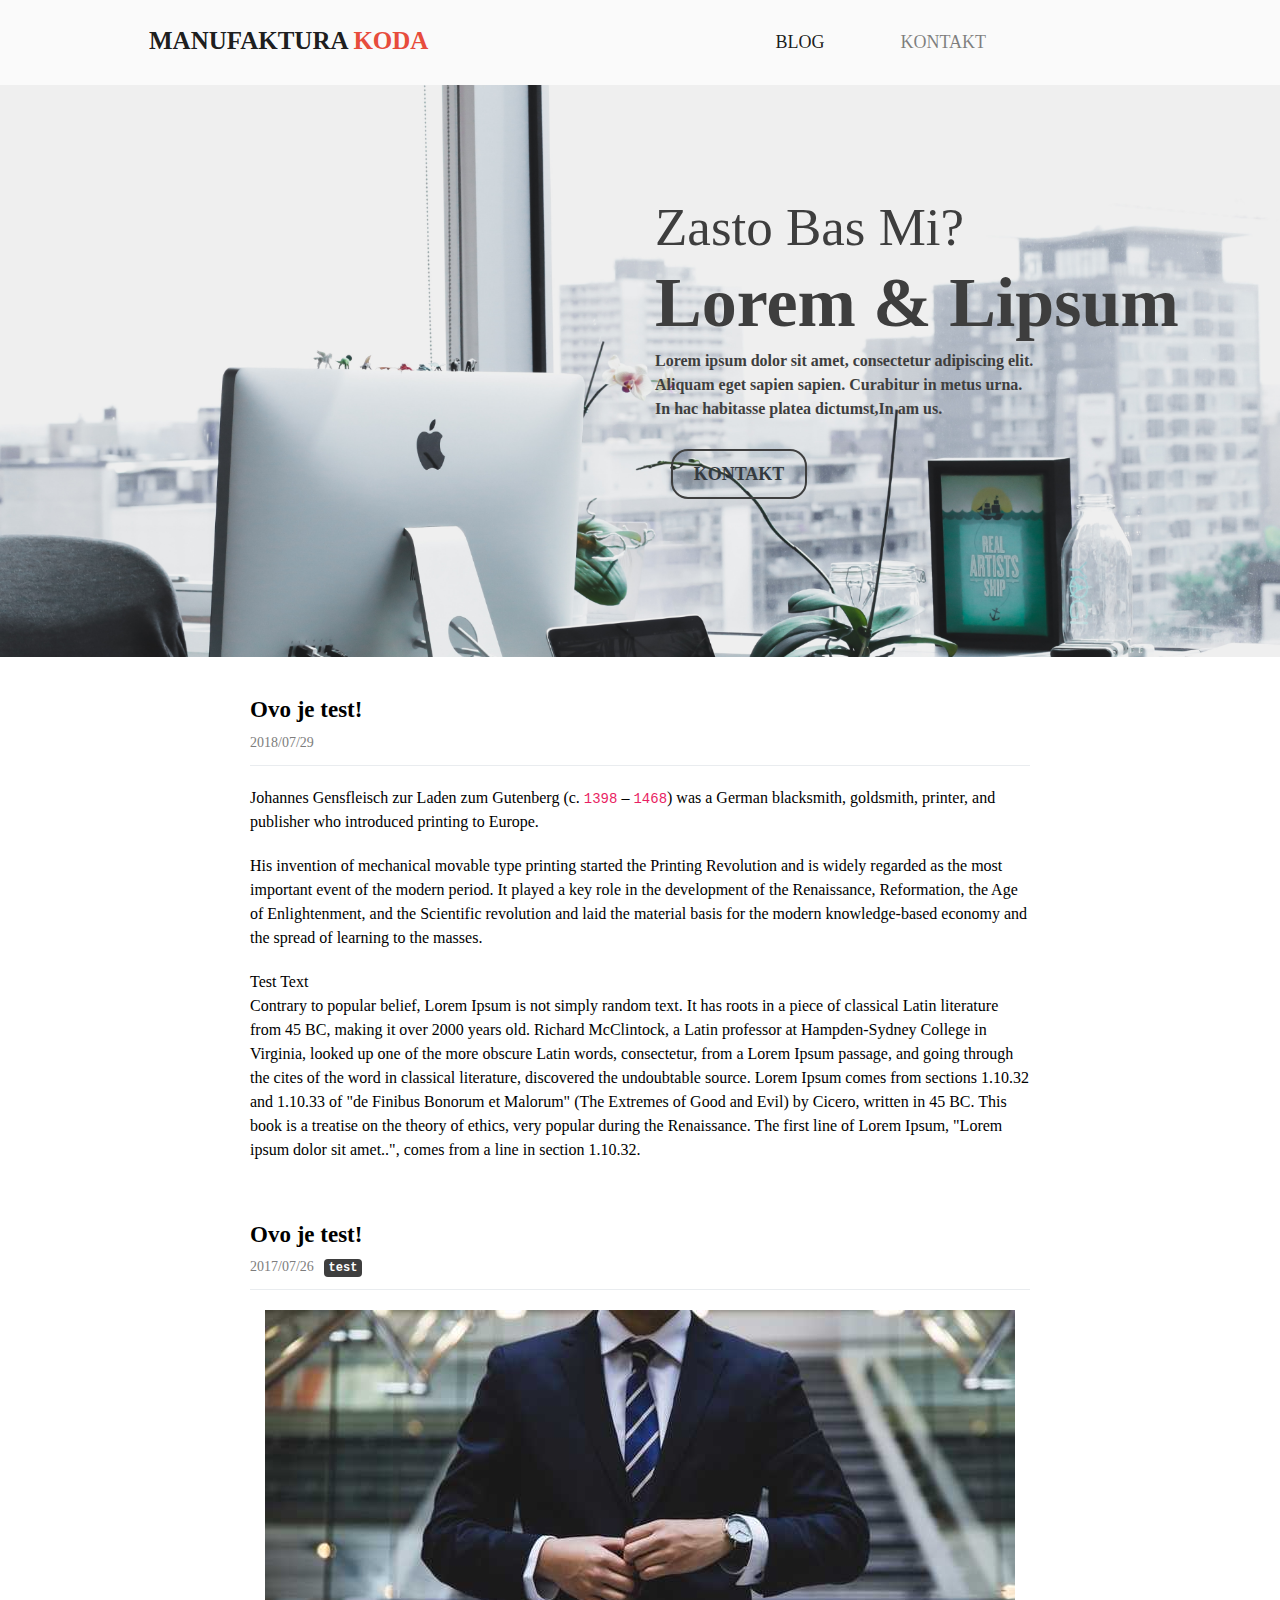
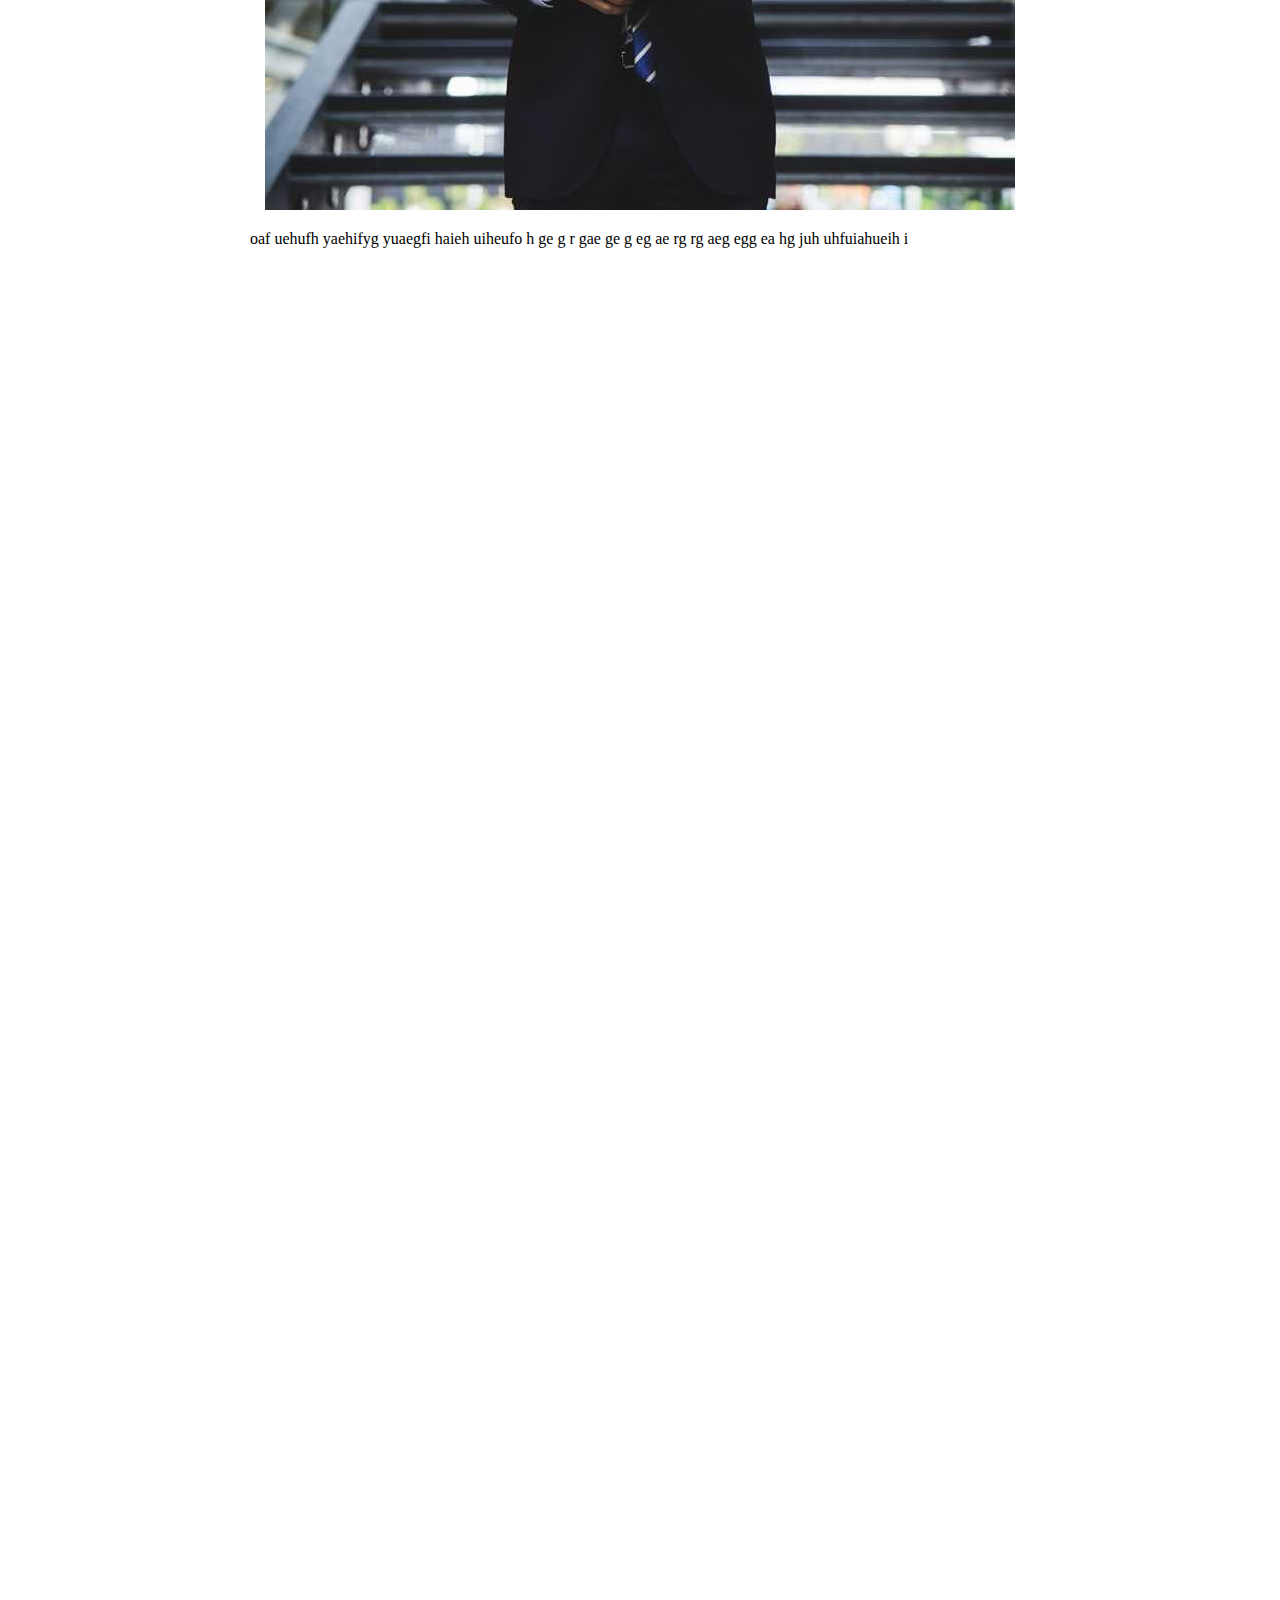
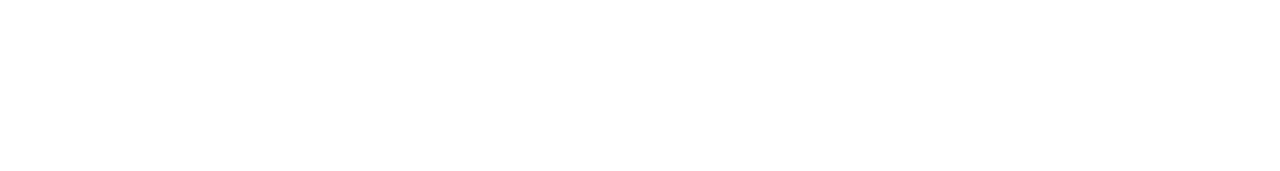
<file: index.html>
<!DOCTYPE html><html lang="en"><head><meta charSet="utf-8"/><meta http-equiv="X-UA-Compatible" content="IE=edge"/><meta name="viewport" content="width=device-width, initial-scale=1.0"/><link rel="preload" href="/component---src-layouts-index-js-24cfa556d8bcd1c240ed.js" as="script"/><link rel="preload" href="/component---src-pages-index-js-c0ddbd1cf7ffd3f66de4.js" as="script"/><link rel="preload" href="/path---index-61b8a98114348212cf0e.js" as="script"/><link rel="preload" href="/app-9f72963e0191537da8f3.js" as="script"/><link rel="preload" href="/commons-5e13531ab4a8929b216e.js" as="script"/><link rel="manifest" href="/manifest.webmanifest"/><meta name="theme-color" content="#673ab7"/><title data-react-helmet="true">Manufaktura Koda</title><meta data-react-helmet="true" name="twitter:card" content="summary"/><meta data-react-helmet="true" name="twitter:site" content="@/"/><meta data-react-helmet="true" property="og:title" content="Manufaktura Koda"/><meta data-react-helmet="true" property="og:type" content="website"/><meta data-react-helmet="true" property="og:description" content="Manufaktura koda"/><meta data-react-helmet="true" property="og:url" content="https://manufakturakoda.com"/><meta data-react-helmet="true" property="og:image" content="https://manufakturakoda.com/img/profile.jpg"/><link rel="sitemap" type="application/xml" href="/sitemap.xml"/><style id="gatsby-inlined-css">.nlogo #mobile{display:none}@media (max-width:600px){.nlogo #mobile{display:block}.nlogo #desktop{display:none}}.navbar{height:85px}#crvena{color:#e74c3c}#desktop,#mobile{font-size:25px}#desktop{padding:0 133px}.nav-link{font-family:karla;font-size:18px}.navbar-brand{font-family:space mono}.navbar-nav>li{padding-left:30px;padding-right:30px}#mobile{float:left;padding:8px 50px}@media screen and (max-width:864px){.nlogo{padding:0}.nav-wrapper{position:fixed;top:0;left:0;width:100%;height:100%;z-index:-1;background:#ecf0f1;opacity:0;transition:all .2s ease}.nav-wrapper ul{position:absolute;top:50%;transform:translateY(-50%);width:100%}.nav-wrapper ul li{display:block;float:none;width:100%;text-align:right;margin-bottom:10px}.nav-wrapper ul li:first-child a{transition-delay:.2s}.nav-wrapper ul li:nth-child(2) a{transition-delay:.3s}.nav-wrapper ul li:nth-child(3) a{transition-delay:.4s}.nav-wrapper ul li:nth-child(4) a{transition-delay:.5s}.nav-wrapper ul li:not(:first-child){margin-left:0}.nav-wrapper ul li a{padding:10px 24px;opacity:0;color:#000;transform:translateX(-20px);transition:all .2s ease}.nav-btn{position:fixed;right:10px;top:10px;display:block;width:48px;height:48px;cursor:pointer;z-index:9999;border-radius:50%}.nav-btn i{display:block;width:20px;height:2px;background:#000;border-radius:2px;margin-left:14px}.nav-btn i:first-child{margin-top:16px}.nav-btn i:nth-child(2){margin-top:4px;opacity:1}.nav-btn i:nth-child(3){margin-top:4px}}#nav:checked+.nav-btn{transform:rotate(45deg)}#nav:checked+.nav-btn i{background:#000;transition:transform .2s ease}#nav:checked+.nav-btn i:first-child{transform:translateY(6px) rotate(180deg)}#nav:checked+.nav-btn i:nth-child(2){opacity:0}#nav:checked+.nav-btn i:nth-child(3){transform:translateY(-6px) rotate(90deg)}#nav:checked~.nav-wrapper{z-index:9990;opacity:1}#nav:checked~.nav-wrapper ul li a{opacity:1;transform:translateX(0)}.hidden{display:none}/*!
 * Bootstrap v4.1.1 (https://getbootstrap.com/)
 * Copyright 2011-2018 The Bootstrap Authors
 * Copyright 2011-2018 Twitter, Inc.
 * Licensed under MIT (https://github.com/twbs/bootstrap/blob/master/LICENSE)
 */:root{--blue:#03a9f4;--indigo:#3f51b5;--purple:#673ab7;--pink:#e91e63;--red:#e74c3c;--orange:#ff5722;--yellow:#ffab00;--green:#8bc34a;--teal:#009688;--cyan:#00bcd4;--white:#fff;--gray:#868e96;--gray-dark:#343a40;--primary:#03a9f4;--secondary:#868e96;--success:#8bc34a;--info:#00bcd4;--warning:#ffab00;--danger:#e74c3c;--light:#fafafa;--dark:#343a40;--breakpoint-xs:0;--breakpoint-sm:576px;--breakpoint-md:768px;--breakpoint-lg:992px;--breakpoint-xl:1200px;--font-family-sans-serif:-apple-system,BlinkMacSystemFont,"Segoe UI",Roboto,"Helvetica Neue",Arial,sans-serif,"Apple Color Emoji","Segoe UI Emoji","Segoe UI Symbol";--font-family-monospace:"BasisGrotesqueProMonoRegular","andale mono","SFMono-Regular",Menlo,Monaco,Consolas,"Liberation Mono","Courier New",monospace}*,:after,:before{box-sizing:border-box}html{font-family:sans-serif;line-height:1.15;-webkit-text-size-adjust:100%;-ms-text-size-adjust:100%;-ms-overflow-style:scrollbar;-webkit-tap-highlight-color:rgba(0,0,0,0)}@-ms-viewport{width:device-width}article,aside,figcaption,figure,footer,header,hgroup,main,nav,section{display:block}body{margin:0;font-family:BasisGrotesqueProMonoRegular,andale mono,SFMono-Regular,Menlo,Monaco,Consolas,Liberation Mono,Courier New,monospace;font-size:1rem;font-weight:400;line-height:1.5;color:#495057;text-align:left;background-color:#fff}[tabindex="-1"]:focus{outline:0!important}hr{box-sizing:content-box;height:0;overflow:visible}h1,h2,h3,h4,h5,h6{margin-top:0;margin-bottom:.5rem}p{margin-top:0;margin-bottom:1rem}abbr[data-original-title],abbr[title]{text-decoration:underline;text-decoration:underline dotted;cursor:help;border-bottom:0}address{font-style:normal;line-height:inherit}address,dl,ol,ul{margin-bottom:1rem}dl,ol,ul{margin-top:0}ol ol,ol ul,ul ol,ul ul{margin-bottom:0}dt{font-weight:700}dd{margin-bottom:.5rem;margin-left:0}blockquote{margin:0 0 1rem}dfn{font-style:italic}b,strong{font-weight:bolder}small{font-size:80%}sub,sup{position:relative;font-size:75%;line-height:0;vertical-align:baseline}sub{bottom:-.25em}sup{top:-.5em}a{color:#03a9f4;text-decoration:none;background-color:transparent;-webkit-text-decoration-skip:objects}a:hover{color:#0275a8;text-decoration:none}a:not([href]):not([tabindex]),a:not([href]):not([tabindex]):focus,a:not([href]):not([tabindex]):hover{color:inherit;text-decoration:none}a:not([href]):not([tabindex]):focus{outline:0}code,kbd,pre,samp{font-family:BasisGrotesqueProMonoRegular,andale mono,SFMono-Regular,Menlo,Monaco,Consolas,Liberation Mono,Courier New,monospace;font-size:1em}pre{margin-top:0;margin-bottom:1rem;overflow:auto;-ms-overflow-style:scrollbar}figure{margin:0 0 1rem}img{vertical-align:middle;border-style:none}svg:not(:root){overflow:hidden}table{border-collapse:collapse}caption{padding-top:.75rem;padding-bottom:.75rem;color:#868e96;text-align:left;caption-side:bottom}th{text-align:inherit}label{display:inline-block;margin-bottom:.5rem}button{border-radius:0}button:focus{outline:1px dotted;outline:5px auto -webkit-focus-ring-color}button,input,optgroup,select,textarea{margin:0;font-family:inherit;font-size:inherit;line-height:inherit}button,input{overflow:visible}button,select{text-transform:none}[type=reset],[type=submit],button,html [type=button]{-webkit-appearance:button}[type=button]::-moz-focus-inner,[type=reset]::-moz-focus-inner,[type=submit]::-moz-focus-inner,button::-moz-focus-inner{padding:0;border-style:none}input[type=checkbox],input[type=radio]{box-sizing:border-box;padding:0}input[type=date],input[type=datetime-local],input[type=month],input[type=time]{-webkit-appearance:listbox}textarea{overflow:auto;resize:vertical}fieldset{min-width:0;padding:0;margin:0;border:0}legend{display:block;width:100%;max-width:100%;padding:0;margin-bottom:.5rem;font-size:1.5rem;line-height:inherit;color:inherit;white-space:normal}progress{vertical-align:baseline}[type=number]::-webkit-inner-spin-button,[type=number]::-webkit-outer-spin-button{height:auto}[type=search]{outline-offset:-2px;-webkit-appearance:none}[type=search]::-webkit-search-cancel-button,[type=search]::-webkit-search-decoration{-webkit-appearance:none}::-webkit-file-upload-button{font:inherit;-webkit-appearance:button}output{display:inline-block}summary{display:list-item;cursor:pointer}template{display:none}[hidden]{display:none!important}.h1,.h2,.h3,.h4,.h5,.h6,h1,h2,h3,h4,h5,h6{margin-bottom:.5rem;font-family:inherit;font-weight:600;line-height:1.1;color:inherit}.h1,h1{font-size:1.6rem}.h2,h2{font-size:1.4rem}.h3,h3{font-size:1.2rem}.h4,h4{font-size:1.1rem}.h5,h5{font-size:1.05rem}.h6,h6{font-size:1rem}.lead{font-size:1.25rem;font-weight:300}.display-1{font-size:6rem}.display-1,.display-2{font-weight:300;line-height:1.1}.display-2{font-size:5.5rem}.display-3{font-size:4.5rem}.display-3,.display-4{font-weight:300;line-height:1.1}.display-4{font-size:3.5rem}hr{margin-top:1rem;margin-bottom:1rem;border:0;border-top:1px solid rgba(0,0,0,.1)}.small,small{font-size:80%;font-weight:400}.mark,mark{padding:.2em;background-color:#fcf8e3}.list-inline,.list-unstyled{padding-left:0;list-style:none}.list-inline-item{display:inline-block}.list-inline-item:not(:last-child){margin-right:.5rem}.initialism{font-size:90%;text-transform:uppercase}.blockquote{margin-bottom:1rem;font-size:1.25rem}.blockquote-footer{display:block;font-size:80%;color:#868e96}.blockquote-footer:before{content:"\2014   \A0"}.img-fluid,.img-thumbnail{max-width:100%;height:auto}.img-thumbnail{padding:.25rem;background-color:#fff;border:1px solid #dee2e6;border-radius:.25rem;box-shadow:0 1px 2px rgba(0,0,0,.075)}.figure{display:inline-block}.figure-img{margin-bottom:.5rem;line-height:1}.figure-caption{font-size:90%;color:#868e96}code{font-size:87.5%;color:#e91e63;word-break:break-word}a>code{color:inherit}kbd{padding:.2rem .4rem;font-size:87.5%;color:#fff;background-color:#212529;border-radius:.2rem;box-shadow:inset 0 -.1rem 0 rgba(0,0,0,.25)}kbd kbd{padding:0;font-size:100%;font-weight:700;box-shadow:none}pre{display:block;font-size:87.5%;color:#212529}pre code{font-size:inherit;color:inherit;word-break:normal}.pre-scrollable{max-height:340px;overflow-y:scroll}.container{width:100%;padding-right:15px;padding-left:15px;margin-right:auto;margin-left:auto}@media (min-width:576px){.container{max-width:540px}}@media (min-width:768px){.container{max-width:640px}}@media (min-width:992px){.container{max-width:740px}}@media (min-width:1200px){.container{max-width:840px}}.container-fluid{width:100%;padding-right:15px;padding-left:15px;margin-right:auto;margin-left:auto}.row{display:flex;flex-wrap:wrap;margin-right:-15px;margin-left:-15px}.no-gutters{margin-right:0;margin-left:0}.no-gutters>.col,.no-gutters>[class*=col-]{padding-right:0;padding-left:0}.col,.col-1,.col-2,.col-3,.col-4,.col-5,.col-6,.col-7,.col-8,.col-9,.col-10,.col-11,.col-12,.col-auto,.col-lg,.col-lg-1,.col-lg-2,.col-lg-3,.col-lg-4,.col-lg-5,.col-lg-6,.col-lg-7,.col-lg-8,.col-lg-9,.col-lg-10,.col-lg-11,.col-lg-12,.col-lg-auto,.col-md,.col-md-1,.col-md-2,.col-md-3,.col-md-4,.col-md-5,.col-md-6,.col-md-7,.col-md-8,.col-md-9,.col-md-10,.col-md-11,.col-md-12,.col-md-auto,.col-sm,.col-sm-1,.col-sm-2,.col-sm-3,.col-sm-4,.col-sm-5,.col-sm-6,.col-sm-7,.col-sm-8,.col-sm-9,.col-sm-10,.col-sm-11,.col-sm-12,.col-sm-auto,.col-xl,.col-xl-1,.col-xl-2,.col-xl-3,.col-xl-4,.col-xl-5,.col-xl-6,.col-xl-7,.col-xl-8,.col-xl-9,.col-xl-10,.col-xl-11,.col-xl-12,.col-xl-auto{position:relative;width:100%;min-height:1px;padding-right:15px;padding-left:15px}.col{flex-basis:0;flex-grow:1;max-width:100%}.col-auto{flex:0 0 auto;width:auto;max-width:none}.col-1{flex:0 0 8.33333%;max-width:8.33333%}.col-2{flex:0 0 16.66667%;max-width:16.66667%}.col-3{flex:0 0 25%;max-width:25%}.col-4{flex:0 0 33.33333%;max-width:33.33333%}.col-5{flex:0 0 41.66667%;max-width:41.66667%}.col-6{flex:0 0 50%;max-width:50%}.col-7{flex:0 0 58.33333%;max-width:58.33333%}.col-8{flex:0 0 66.66667%;max-width:66.66667%}.col-9{flex:0 0 75%;max-width:75%}.col-10{flex:0 0 83.33333%;max-width:83.33333%}.col-11{flex:0 0 91.66667%;max-width:91.66667%}.col-12{flex:0 0 100%;max-width:100%}.order-first{order:-1}.order-last{order:13}.order-0{order:0}.order-1{order:1}.order-2{order:2}.order-3{order:3}.order-4{order:4}.order-5{order:5}.order-6{order:6}.order-7{order:7}.order-8{order:8}.order-9{order:9}.order-10{order:10}.order-11{order:11}.order-12{order:12}.offset-1{margin-left:8.33333%}.offset-2{margin-left:16.66667%}.offset-3{margin-left:25%}.offset-4{margin-left:33.33333%}.offset-5{margin-left:41.66667%}.offset-6{margin-left:50%}.offset-7{margin-left:58.33333%}.offset-8{margin-left:66.66667%}.offset-9{margin-left:75%}.offset-10{margin-left:83.33333%}.offset-11{margin-left:91.66667%}@media (min-width:576px){.col-sm{flex-basis:0;flex-grow:1;max-width:100%}.col-sm-auto{flex:0 0 auto;width:auto;max-width:none}.col-sm-1{flex:0 0 8.33333%;max-width:8.33333%}.col-sm-2{flex:0 0 16.66667%;max-width:16.66667%}.col-sm-3{flex:0 0 25%;max-width:25%}.col-sm-4{flex:0 0 33.33333%;max-width:33.33333%}.col-sm-5{flex:0 0 41.66667%;max-width:41.66667%}.col-sm-6{flex:0 0 50%;max-width:50%}.col-sm-7{flex:0 0 58.33333%;max-width:58.33333%}.col-sm-8{flex:0 0 66.66667%;max-width:66.66667%}.col-sm-9{flex:0 0 75%;max-width:75%}.col-sm-10{flex:0 0 83.33333%;max-width:83.33333%}.col-sm-11{flex:0 0 91.66667%;max-width:91.66667%}.col-sm-12{flex:0 0 100%;max-width:100%}.order-sm-first{order:-1}.order-sm-last{order:13}.order-sm-0{order:0}.order-sm-1{order:1}.order-sm-2{order:2}.order-sm-3{order:3}.order-sm-4{order:4}.order-sm-5{order:5}.order-sm-6{order:6}.order-sm-7{order:7}.order-sm-8{order:8}.order-sm-9{order:9}.order-sm-10{order:10}.order-sm-11{order:11}.order-sm-12{order:12}.offset-sm-0{margin-left:0}.offset-sm-1{margin-left:8.33333%}.offset-sm-2{margin-left:16.66667%}.offset-sm-3{margin-left:25%}.offset-sm-4{margin-left:33.33333%}.offset-sm-5{margin-left:41.66667%}.offset-sm-6{margin-left:50%}.offset-sm-7{margin-left:58.33333%}.offset-sm-8{margin-left:66.66667%}.offset-sm-9{margin-left:75%}.offset-sm-10{margin-left:83.33333%}.offset-sm-11{margin-left:91.66667%}}@media (min-width:768px){.col-md{flex-basis:0;flex-grow:1;max-width:100%}.col-md-auto{flex:0 0 auto;width:auto;max-width:none}.col-md-1{flex:0 0 8.33333%;max-width:8.33333%}.col-md-2{flex:0 0 16.66667%;max-width:16.66667%}.col-md-3{flex:0 0 25%;max-width:25%}.col-md-4{flex:0 0 33.33333%;max-width:33.33333%}.col-md-5{flex:0 0 41.66667%;max-width:41.66667%}.col-md-6{flex:0 0 50%;max-width:50%}.col-md-7{flex:0 0 58.33333%;max-width:58.33333%}.col-md-8{flex:0 0 66.66667%;max-width:66.66667%}.col-md-9{flex:0 0 75%;max-width:75%}.col-md-10{flex:0 0 83.33333%;max-width:83.33333%}.col-md-11{flex:0 0 91.66667%;max-width:91.66667%}.col-md-12{flex:0 0 100%;max-width:100%}.order-md-first{order:-1}.order-md-last{order:13}.order-md-0{order:0}.order-md-1{order:1}.order-md-2{order:2}.order-md-3{order:3}.order-md-4{order:4}.order-md-5{order:5}.order-md-6{order:6}.order-md-7{order:7}.order-md-8{order:8}.order-md-9{order:9}.order-md-10{order:10}.order-md-11{order:11}.order-md-12{order:12}.offset-md-0{margin-left:0}.offset-md-1{margin-left:8.33333%}.offset-md-2{margin-left:16.66667%}.offset-md-3{margin-left:25%}.offset-md-4{margin-left:33.33333%}.offset-md-5{margin-left:41.66667%}.offset-md-6{margin-left:50%}.offset-md-7{margin-left:58.33333%}.offset-md-8{margin-left:66.66667%}.offset-md-9{margin-left:75%}.offset-md-10{margin-left:83.33333%}.offset-md-11{margin-left:91.66667%}}@media (min-width:992px){.col-lg{flex-basis:0;flex-grow:1;max-width:100%}.col-lg-auto{flex:0 0 auto;width:auto;max-width:none}.col-lg-1{flex:0 0 8.33333%;max-width:8.33333%}.col-lg-2{flex:0 0 16.66667%;max-width:16.66667%}.col-lg-3{flex:0 0 25%;max-width:25%}.col-lg-4{flex:0 0 33.33333%;max-width:33.33333%}.col-lg-5{flex:0 0 41.66667%;max-width:41.66667%}.col-lg-6{flex:0 0 50%;max-width:50%}.col-lg-7{flex:0 0 58.33333%;max-width:58.33333%}.col-lg-8{flex:0 0 66.66667%;max-width:66.66667%}.col-lg-9{flex:0 0 75%;max-width:75%}.col-lg-10{flex:0 0 83.33333%;max-width:83.33333%}.col-lg-11{flex:0 0 91.66667%;max-width:91.66667%}.col-lg-12{flex:0 0 100%;max-width:100%}.order-lg-first{order:-1}.order-lg-last{order:13}.order-lg-0{order:0}.order-lg-1{order:1}.order-lg-2{order:2}.order-lg-3{order:3}.order-lg-4{order:4}.order-lg-5{order:5}.order-lg-6{order:6}.order-lg-7{order:7}.order-lg-8{order:8}.order-lg-9{order:9}.order-lg-10{order:10}.order-lg-11{order:11}.order-lg-12{order:12}.offset-lg-0{margin-left:0}.offset-lg-1{margin-left:8.33333%}.offset-lg-2{margin-left:16.66667%}.offset-lg-3{margin-left:25%}.offset-lg-4{margin-left:33.33333%}.offset-lg-5{margin-left:41.66667%}.offset-lg-6{margin-left:50%}.offset-lg-7{margin-left:58.33333%}.offset-lg-8{margin-left:66.66667%}.offset-lg-9{margin-left:75%}.offset-lg-10{margin-left:83.33333%}.offset-lg-11{margin-left:91.66667%}}@media (min-width:1200px){.col-xl{flex-basis:0;flex-grow:1;max-width:100%}.col-xl-auto{flex:0 0 auto;width:auto;max-width:none}.col-xl-1{flex:0 0 8.33333%;max-width:8.33333%}.col-xl-2{flex:0 0 16.66667%;max-width:16.66667%}.col-xl-3{flex:0 0 25%;max-width:25%}.col-xl-4{flex:0 0 33.33333%;max-width:33.33333%}.col-xl-5{flex:0 0 41.66667%;max-width:41.66667%}.col-xl-6{flex:0 0 50%;max-width:50%}.col-xl-7{flex:0 0 58.33333%;max-width:58.33333%}.col-xl-8{flex:0 0 66.66667%;max-width:66.66667%}.col-xl-9{flex:0 0 75%;max-width:75%}.col-xl-10{flex:0 0 83.33333%;max-width:83.33333%}.col-xl-11{flex:0 0 91.66667%;max-width:91.66667%}.col-xl-12{flex:0 0 100%;max-width:100%}.order-xl-first{order:-1}.order-xl-last{order:13}.order-xl-0{order:0}.order-xl-1{order:1}.order-xl-2{order:2}.order-xl-3{order:3}.order-xl-4{order:4}.order-xl-5{order:5}.order-xl-6{order:6}.order-xl-7{order:7}.order-xl-8{order:8}.order-xl-9{order:9}.order-xl-10{order:10}.order-xl-11{order:11}.order-xl-12{order:12}.offset-xl-0{margin-left:0}.offset-xl-1{margin-left:8.33333%}.offset-xl-2{margin-left:16.66667%}.offset-xl-3{margin-left:25%}.offset-xl-4{margin-left:33.33333%}.offset-xl-5{margin-left:41.66667%}.offset-xl-6{margin-left:50%}.offset-xl-7{margin-left:58.33333%}.offset-xl-8{margin-left:66.66667%}.offset-xl-9{margin-left:75%}.offset-xl-10{margin-left:83.33333%}.offset-xl-11{margin-left:91.66667%}}.table{width:100%;max-width:100%;margin-bottom:1rem;background-color:transparent}.table td,.table th{padding:.75rem;vertical-align:top;border-top:1px solid #dee2e6}.table thead th{vertical-align:bottom;border-bottom:2px solid #dee2e6}.table tbody+tbody{border-top:2px solid #dee2e6}.table .table{background-color:#fff}.table-sm td,.table-sm th{padding:.3rem}.table-bordered,.table-bordered td,.table-bordered th{border:1px solid #dee2e6}.table-bordered thead td,.table-bordered thead th{border-bottom-width:2px}.table-borderless tbody+tbody,.table-borderless td,.table-borderless th,.table-borderless thead th{border:0}.table-striped tbody tr:nth-of-type(odd){background-color:rgba(0,0,0,.05)}.table-hover tbody tr:hover{background-color:rgba(0,0,0,.075)}.table-primary,.table-primary>td,.table-primary>th{background-color:#b8e7fc}.table-hover .table-primary:hover,.table-hover .table-primary:hover>td,.table-hover .table-primary:hover>th{background-color:#a0dffb}.table-secondary,.table-secondary>td,.table-secondary>th{background-color:#dddfe2}.table-hover .table-secondary:hover,.table-hover .table-secondary:hover>td,.table-hover .table-secondary:hover>th{background-color:#cfd2d6}.table-success,.table-success>td,.table-success>th{background-color:#dfeecc}.table-hover .table-success:hover,.table-hover .table-success:hover>td,.table-hover .table-success:hover>th{background-color:#d3e8b9}.table-info,.table-info>td,.table-info>th{background-color:#b8ecf3}.table-hover .table-info:hover,.table-hover .table-info:hover>td,.table-hover .table-info:hover>th{background-color:#a2e6ef}.table-warning,.table-warning>td,.table-warning>th{background-color:#ffe7b8}.table-hover .table-warning:hover,.table-hover .table-warning:hover>td,.table-hover .table-warning:hover>th{background-color:#ffde9f}.table-danger,.table-danger>td,.table-danger>th{background-color:#f8cdc8}.table-hover .table-danger:hover,.table-hover .table-danger:hover>td,.table-hover .table-danger:hover>th{background-color:#f5b8b1}.table-light,.table-light>td,.table-light>th{background-color:#fefefe}.table-hover .table-light:hover,.table-hover .table-light:hover>td,.table-hover .table-light:hover>th{background-color:#f1f1f1}.table-dark,.table-dark>td,.table-dark>th{background-color:#c6c8ca}.table-hover .table-dark:hover,.table-hover .table-dark:hover>td,.table-hover .table-dark:hover>th{background-color:#b9bbbe}.table-active,.table-active>td,.table-active>th,.table-hover .table-active:hover,.table-hover .table-active:hover>td,.table-hover .table-active:hover>th{background-color:rgba(0,0,0,.075)}.table .thead-dark th{color:#fff;background-color:#212529;border-color:#32383e}.table .thead-light th{color:#495057;background-color:#e9ecef;border-color:#dee2e6}.table-dark{color:#fff;background-color:#212529}.table-dark td,.table-dark th,.table-dark thead th{border-color:#32383e}.table-dark.table-bordered{border:0}.table-dark.table-striped tbody tr:nth-of-type(odd){background-color:hsla(0,0%,100%,.05)}.table-dark.table-hover tbody tr:hover{background-color:hsla(0,0%,100%,.075)}@media (max-width:575.98px){.table-responsive-sm{display:block;width:100%;overflow-x:auto;-webkit-overflow-scrolling:touch;-ms-overflow-style:-ms-autohiding-scrollbar}.table-responsive-sm>.table-bordered{border:0}}@media (max-width:767.98px){.table-responsive-md{display:block;width:100%;overflow-x:auto;-webkit-overflow-scrolling:touch;-ms-overflow-style:-ms-autohiding-scrollbar}.table-responsive-md>.table-bordered{border:0}}@media (max-width:991.98px){.table-responsive-lg{display:block;width:100%;overflow-x:auto;-webkit-overflow-scrolling:touch;-ms-overflow-style:-ms-autohiding-scrollbar}.table-responsive-lg>.table-bordered{border:0}}@media (max-width:1199.98px){.table-responsive-xl{display:block;width:100%;overflow-x:auto;-webkit-overflow-scrolling:touch;-ms-overflow-style:-ms-autohiding-scrollbar}.table-responsive-xl>.table-bordered{border:0}}.table-responsive{display:block;width:100%;overflow-x:auto;-webkit-overflow-scrolling:touch;-ms-overflow-style:-ms-autohiding-scrollbar}.table-responsive>.table-bordered{border:0}.form-control{display:block;width:100%;padding:.375rem .75rem;font-size:1rem;line-height:1.5;color:#495057;background-color:#fff;background-clip:padding-box;border:1px solid #ced4da;border-radius:.25rem;box-shadow:inset 0 1px 1px rgba(0,0,0,.075)}@media screen and (prefers-reduced-motion:reduce){.form-control{transition:none}}.form-control::-ms-expand{background-color:transparent;border:0}.form-control:focus{color:#495057;background-color:#fff;border-color:#79d4fd;outline:0;box-shadow:inset 0 1px 1px rgba(0,0,0,.075),0 0 0 .2rem rgba(3,169,244,.25)}.form-control::placeholder{color:#868e96;opacity:1}.form-control:disabled,.form-control[readonly]{background-color:#e9ecef;opacity:1}select.form-control:not([size]):not([multiple]){height:calc(2.25rem + 2px)}select.form-control:focus::-ms-value{color:#495057;background-color:#fff}.form-control-file,.form-control-range{display:block;width:100%}.col-form-label{padding-top:calc(.375rem + 1px);padding-bottom:calc(.375rem + 1px);margin-bottom:0;font-size:inherit;line-height:1.5}.col-form-label-lg{padding-top:calc(.5rem + 1px);padding-bottom:calc(.5rem + 1px);font-size:1.25rem;line-height:1.5}.col-form-label-sm{padding-top:calc(.25rem + 1px);padding-bottom:calc(.25rem + 1px);font-size:.875rem;line-height:1.5}.form-control-plaintext{display:block;width:100%;padding-top:.375rem;padding-bottom:.375rem;margin-bottom:0;line-height:1.5;color:#495057;background-color:transparent;border:solid transparent;border-width:1px 0}.form-control-plaintext.form-control-lg,.form-control-plaintext.form-control-sm,.input-group-lg>.form-control-plaintext.form-control,.input-group-lg>.input-group-append>.form-control-plaintext.btn,.input-group-lg>.input-group-append>.form-control-plaintext.input-group-text,.input-group-lg>.input-group-prepend>.form-control-plaintext.btn,.input-group-lg>.input-group-prepend>.form-control-plaintext.input-group-text,.input-group-sm>.form-control-plaintext.form-control,.input-group-sm>.input-group-append>.form-control-plaintext.btn,.input-group-sm>.input-group-append>.form-control-plaintext.input-group-text,.input-group-sm>.input-group-prepend>.form-control-plaintext.btn,.input-group-sm>.input-group-prepend>.form-control-plaintext.input-group-text{padding-right:0;padding-left:0}.form-control-sm,.input-group-sm>.form-control,.input-group-sm>.input-group-append>.btn,.input-group-sm>.input-group-append>.input-group-text,.input-group-sm>.input-group-prepend>.btn,.input-group-sm>.input-group-prepend>.input-group-text{padding:.25rem .5rem;font-size:.875rem;line-height:1.5;border-radius:.2rem}.input-group-sm>.input-group-append>select.btn:not([size]):not([multiple]),.input-group-sm>.input-group-append>select.input-group-text:not([size]):not([multiple]),.input-group-sm>.input-group-prepend>select.btn:not([size]):not([multiple]),.input-group-sm>.input-group-prepend>select.input-group-text:not([size]):not([multiple]),.input-group-sm>select.form-control:not([size]):not([multiple]),select.form-control-sm:not([size]):not([multiple]){height:calc(1.8125rem + 2px)}.form-control-lg,.input-group-lg>.form-control,.input-group-lg>.input-group-append>.btn,.input-group-lg>.input-group-append>.input-group-text,.input-group-lg>.input-group-prepend>.btn,.input-group-lg>.input-group-prepend>.input-group-text{padding:.5rem 1rem;font-size:1.25rem;line-height:1.5;border-radius:.3rem}.input-group-lg>.input-group-append>select.btn:not([size]):not([multiple]),.input-group-lg>.input-group-append>select.input-group-text:not([size]):not([multiple]),.input-group-lg>.input-group-prepend>select.btn:not([size]):not([multiple]),.input-group-lg>.input-group-prepend>select.input-group-text:not([size]):not([multiple]),.input-group-lg>select.form-control:not([size]):not([multiple]),select.form-control-lg:not([size]):not([multiple]){height:calc(2.875rem + 2px)}.form-group{margin-bottom:1rem}.form-text{display:block;margin-top:.25rem}.form-row{display:flex;flex-wrap:wrap;margin-right:-5px;margin-left:-5px}.form-row>.col,.form-row>[class*=col-]{padding-right:5px;padding-left:5px}.form-check{position:relative;display:block;padding-left:1.25rem}.form-check-input{position:absolute;margin-top:.3rem;margin-left:-1.25rem}.form-check-input:disabled~.form-check-label{color:#868e96}.form-check-label{margin-bottom:0}.form-check-inline{display:inline-flex;align-items:center;padding-left:0;margin-right:.75rem}.form-check-inline .form-check-input{position:static;margin-top:0;margin-right:.3125rem;margin-left:0}.valid-feedback{display:none;width:100%;margin-top:.25rem;font-size:80%;color:#8bc34a}.valid-tooltip{position:absolute;top:100%;z-index:5;display:none;max-width:100%;padding:.5rem;margin-top:.1rem;font-size:.875rem;line-height:1;color:#fff;background-color:rgba(139,195,74,.8);border-radius:.2rem}.custom-select.is-valid,.form-control.is-valid,.was-validated .custom-select:valid,.was-validated .form-control:valid{border-color:#8bc34a}.custom-select.is-valid:focus,.form-control.is-valid:focus,.was-validated .custom-select:valid:focus,.was-validated .form-control:valid:focus{border-color:#8bc34a;box-shadow:0 0 0 .2rem rgba(139,195,74,.25)}.custom-select.is-valid~.valid-feedback,.custom-select.is-valid~.valid-tooltip,.form-control-file.is-valid~.valid-feedback,.form-control-file.is-valid~.valid-tooltip,.form-control.is-valid~.valid-feedback,.form-control.is-valid~.valid-tooltip,.was-validated .custom-select:valid~.valid-feedback,.was-validated .custom-select:valid~.valid-tooltip,.was-validated .form-control-file:valid~.valid-feedback,.was-validated .form-control-file:valid~.valid-tooltip,.was-validated .form-control:valid~.valid-feedback,.was-validated .form-control:valid~.valid-tooltip{display:block}.form-check-input.is-valid~.form-check-label,.was-validated .form-check-input:valid~.form-check-label{color:#8bc34a}.form-check-input.is-valid~.valid-feedback,.form-check-input.is-valid~.valid-tooltip,.was-validated .form-check-input:valid~.valid-feedback,.was-validated .form-check-input:valid~.valid-tooltip{display:block}.custom-control-input.is-valid~.custom-control-label,.was-validated .custom-control-input:valid~.custom-control-label{color:#8bc34a}.custom-control-input.is-valid~.custom-control-label:before,.was-validated .custom-control-input:valid~.custom-control-label:before{background-color:#c8e3aa}.custom-control-input.is-valid~.valid-feedback,.custom-control-input.is-valid~.valid-tooltip,.was-validated .custom-control-input:valid~.valid-feedback,.was-validated .custom-control-input:valid~.valid-tooltip{display:block}.custom-control-input.is-valid:checked~.custom-control-label:before,.was-validated .custom-control-input:valid:checked~.custom-control-label:before{background-color:#a4d070}.custom-control-input.is-valid:focus~.custom-control-label:before,.was-validated .custom-control-input:valid:focus~.custom-control-label:before{box-shadow:0 0 0 1px #fff,0 0 0 .2rem rgba(139,195,74,.25)}.custom-file-input.is-valid~.custom-file-label,.was-validated .custom-file-input:valid~.custom-file-label{border-color:#8bc34a}.custom-file-input.is-valid~.custom-file-label:before,.was-validated .custom-file-input:valid~.custom-file-label:before{border-color:inherit}.custom-file-input.is-valid~.valid-feedback,.custom-file-input.is-valid~.valid-tooltip,.was-validated .custom-file-input:valid~.valid-feedback,.was-validated .custom-file-input:valid~.valid-tooltip{display:block}.custom-file-input.is-valid:focus~.custom-file-label,.was-validated .custom-file-input:valid:focus~.custom-file-label{box-shadow:0 0 0 .2rem rgba(139,195,74,.25)}.invalid-feedback{display:none;width:100%;margin-top:.25rem;font-size:80%;color:#e74c3c}.invalid-tooltip{position:absolute;top:100%;z-index:5;display:none;max-width:100%;padding:.5rem;margin-top:.1rem;font-size:.875rem;line-height:1;color:#fff;background-color:rgba(231,76,60,.8);border-radius:.2rem}.custom-select.is-invalid,.form-control.is-invalid,.was-validated .custom-select:invalid,.was-validated .form-control:invalid{border-color:#e74c3c}.custom-select.is-invalid:focus,.form-control.is-invalid:focus,.was-validated .custom-select:invalid:focus,.was-validated .form-control:invalid:focus{border-color:#e74c3c;box-shadow:0 0 0 .2rem rgba(231,76,60,.25)}.custom-select.is-invalid~.invalid-feedback,.custom-select.is-invalid~.invalid-tooltip,.form-control-file.is-invalid~.invalid-feedback,.form-control-file.is-invalid~.invalid-tooltip,.form-control.is-invalid~.invalid-feedback,.form-control.is-invalid~.invalid-tooltip,.was-validated .custom-select:invalid~.invalid-feedback,.was-validated .custom-select:invalid~.invalid-tooltip,.was-validated .form-control-file:invalid~.invalid-feedback,.was-validated .form-control-file:invalid~.invalid-tooltip,.was-validated .form-control:invalid~.invalid-feedback,.was-validated .form-control:invalid~.invalid-tooltip{display:block}.form-check-input.is-invalid~.form-check-label,.was-validated .form-check-input:invalid~.form-check-label{color:#e74c3c}.form-check-input.is-invalid~.invalid-feedback,.form-check-input.is-invalid~.invalid-tooltip,.was-validated .form-check-input:invalid~.invalid-feedback,.was-validated .form-check-input:invalid~.invalid-tooltip{display:block}.custom-control-input.is-invalid~.custom-control-label,.was-validated .custom-control-input:invalid~.custom-control-label{color:#e74c3c}.custom-control-input.is-invalid~.custom-control-label:before,.was-validated .custom-control-input:invalid~.custom-control-label:before{background-color:#f5b4ae}.custom-control-input.is-invalid~.invalid-feedback,.custom-control-input.is-invalid~.invalid-tooltip,.was-validated .custom-control-input:invalid~.invalid-feedback,.was-validated .custom-control-input:invalid~.invalid-tooltip{display:block}.custom-control-input.is-invalid:checked~.custom-control-label:before,.was-validated .custom-control-input:invalid:checked~.custom-control-label:before{background-color:#ed7669}.custom-control-input.is-invalid:focus~.custom-control-label:before,.was-validated .custom-control-input:invalid:focus~.custom-control-label:before{box-shadow:0 0 0 1px #fff,0 0 0 .2rem rgba(231,76,60,.25)}.custom-file-input.is-invalid~.custom-file-label,.was-validated .custom-file-input:invalid~.custom-file-label{border-color:#e74c3c}.custom-file-input.is-invalid~.custom-file-label:before,.was-validated .custom-file-input:invalid~.custom-file-label:before{border-color:inherit}.custom-file-input.is-invalid~.invalid-feedback,.custom-file-input.is-invalid~.invalid-tooltip,.was-validated .custom-file-input:invalid~.invalid-feedback,.was-validated .custom-file-input:invalid~.invalid-tooltip{display:block}.custom-file-input.is-invalid:focus~.custom-file-label,.was-validated .custom-file-input:invalid:focus~.custom-file-label{box-shadow:0 0 0 .2rem rgba(231,76,60,.25)}.form-inline{display:flex;flex-flow:row wrap;align-items:center}.form-inline .form-check{width:100%}@media (min-width:576px){.form-inline label{justify-content:center}.form-inline .form-group,.form-inline label{display:flex;align-items:center;margin-bottom:0}.form-inline .form-group{flex:0 0 auto;flex-flow:row wrap}.form-inline .form-control{display:inline-block;width:auto;vertical-align:middle}.form-inline .form-control-plaintext{display:inline-block}.form-inline .custom-select,.form-inline .input-group{width:auto}.form-inline .form-check{display:flex;align-items:center;justify-content:center;width:auto;padding-left:0}.form-inline .form-check-input{position:relative;margin-top:0;margin-right:.25rem;margin-left:0}.form-inline .custom-control{align-items:center;justify-content:center}.form-inline .custom-control-label{margin-bottom:0}}.btn{display:inline-block;font-weight:400;text-align:center;white-space:nowrap;vertical-align:middle;user-select:none;border:1px solid transparent;padding:.375rem .75rem;font-size:1rem;line-height:1.5;border-radius:.25rem}@media screen and (prefers-reduced-motion:reduce){.btn{transition:none}}.btn:focus,.btn:hover{text-decoration:none}.btn.focus,.btn:focus{outline:0;box-shadow:0 0 0 .2rem rgba(3,169,244,.25)}.btn.disabled,.btn:disabled{opacity:.65;box-shadow:none}.btn:not(:disabled):not(.disabled){cursor:pointer}.btn:not(:disabled):not(.disabled).active,.btn:not(:disabled):not(.disabled):active{background-image:none;box-shadow:inset 0 3px 5px rgba(0,0,0,.125)}.btn:not(:disabled):not(.disabled).active:focus,.btn:not(:disabled):not(.disabled):active:focus{box-shadow:0 0 0 .2rem rgba(3,169,244,.25),inset 0 3px 5px rgba(0,0,0,.125)}a.btn.disabled,fieldset:disabled a.btn{pointer-events:none}.btn-primary{color:#fff;background-color:#03a9f4;border-color:#03a9f4;box-shadow:inset 0 1px 0 hsla(0,0%,100%,.15),0 1px 1px rgba(0,0,0,.075)}.btn-primary:hover{color:#fff;background-color:#038fce;border-color:#0286c2}.btn-primary.focus,.btn-primary:focus{box-shadow:inset 0 1px 0 hsla(0,0%,100%,.15),0 1px 1px rgba(0,0,0,.075),0 0 0 .2rem rgba(3,169,244,.5)}.btn-primary.disabled,.btn-primary:disabled{color:#fff;background-color:#03a9f4;border-color:#03a9f4}.btn-primary:not(:disabled):not(.disabled).active,.btn-primary:not(:disabled):not(.disabled):active,.show>.btn-primary.dropdown-toggle{color:#fff;background-color:#0286c2;border-color:#027db5}.btn-primary:not(:disabled):not(.disabled).active:focus,.btn-primary:not(:disabled):not(.disabled):active:focus,.show>.btn-primary.dropdown-toggle:focus{box-shadow:inset 0 3px 5px rgba(0,0,0,.125),0 0 0 .2rem rgba(3,169,244,.5)}.btn-secondary{color:#fff;background-color:#868e96;border-color:#868e96;box-shadow:inset 0 1px 0 hsla(0,0%,100%,.15),0 1px 1px rgba(0,0,0,.075)}.btn-secondary:hover{color:#fff;background-color:#727b84;border-color:#6c757d}.btn-secondary.focus,.btn-secondary:focus{box-shadow:inset 0 1px 0 hsla(0,0%,100%,.15),0 1px 1px rgba(0,0,0,.075),0 0 0 .2rem hsla(210,7%,56%,.5)}.btn-secondary.disabled,.btn-secondary:disabled{color:#fff;background-color:#868e96;border-color:#868e96}.btn-secondary:not(:disabled):not(.disabled).active,.btn-secondary:not(:disabled):not(.disabled):active,.show>.btn-secondary.dropdown-toggle{color:#fff;background-color:#6c757d;border-color:#666e76}.btn-secondary:not(:disabled):not(.disabled).active:focus,.btn-secondary:not(:disabled):not(.disabled):active:focus,.show>.btn-secondary.dropdown-toggle:focus{box-shadow:inset 0 3px 5px rgba(0,0,0,.125),0 0 0 .2rem hsla(210,7%,56%,.5)}.btn-success{color:#212529;background-color:#8bc34a;border-color:#8bc34a;box-shadow:inset 0 1px 0 hsla(0,0%,100%,.15),0 1px 1px rgba(0,0,0,.075)}.btn-success:hover{color:#fff;background-color:#78ad39;border-color:#71a436}.btn-success.focus,.btn-success:focus{box-shadow:inset 0 1px 0 hsla(0,0%,100%,.15),0 1px 1px rgba(0,0,0,.075),0 0 0 .2rem rgba(139,195,74,.5)}.btn-success.disabled,.btn-success:disabled{color:#212529;background-color:#8bc34a;border-color:#8bc34a}.btn-success:not(:disabled):not(.disabled).active,.btn-success:not(:disabled):not(.disabled):active,.show>.btn-success.dropdown-toggle{color:#fff;background-color:#71a436;border-color:#6a9a33}.btn-success:not(:disabled):not(.disabled).active:focus,.btn-success:not(:disabled):not(.disabled):active:focus,.show>.btn-success.dropdown-toggle:focus{box-shadow:inset 0 3px 5px rgba(0,0,0,.125),0 0 0 .2rem rgba(139,195,74,.5)}.btn-info{color:#fff;background-color:#00bcd4;border-color:#00bcd4;box-shadow:inset 0 1px 0 hsla(0,0%,100%,.15),0 1px 1px rgba(0,0,0,.075)}.btn-info:hover{color:#fff;background-color:#009aae;border-color:#008fa1}.btn-info.focus,.btn-info:focus{box-shadow:inset 0 1px 0 hsla(0,0%,100%,.15),0 1px 1px rgba(0,0,0,.075),0 0 0 .2rem rgba(0,188,212,.5)}.btn-info.disabled,.btn-info:disabled{color:#fff;background-color:#00bcd4;border-color:#00bcd4}.btn-info:not(:disabled):not(.disabled).active,.btn-info:not(:disabled):not(.disabled):active,.show>.btn-info.dropdown-toggle{color:#fff;background-color:#008fa1;border-color:#008394}.btn-info:not(:disabled):not(.disabled).active:focus,.btn-info:not(:disabled):not(.disabled):active:focus,.show>.btn-info.dropdown-toggle:focus{box-shadow:inset 0 3px 5px rgba(0,0,0,.125),0 0 0 .2rem rgba(0,188,212,.5)}.btn-warning{color:#212529;background-color:#ffab00;border-color:#ffab00;box-shadow:inset 0 1px 0 hsla(0,0%,100%,.15),0 1px 1px rgba(0,0,0,.075)}.btn-warning:hover{color:#212529;background-color:#d99100;border-color:#cc8900}.btn-warning.focus,.btn-warning:focus{box-shadow:inset 0 1px 0 hsla(0,0%,100%,.15),0 1px 1px rgba(0,0,0,.075),0 0 0 .2rem rgba(255,171,0,.5)}.btn-warning.disabled,.btn-warning:disabled{color:#212529;background-color:#ffab00;border-color:#ffab00}.btn-warning:not(:disabled):not(.disabled).active,.btn-warning:not(:disabled):not(.disabled):active,.show>.btn-warning.dropdown-toggle{color:#fff;background-color:#cc8900;border-color:#bf8000}.btn-warning:not(:disabled):not(.disabled).active:focus,.btn-warning:not(:disabled):not(.disabled):active:focus,.show>.btn-warning.dropdown-toggle:focus{box-shadow:inset 0 3px 5px rgba(0,0,0,.125),0 0 0 .2rem rgba(255,171,0,.5)}.btn-danger{color:#fff;background-color:#e74c3c;border-color:#e74c3c;box-shadow:inset 0 1px 0 hsla(0,0%,100%,.15),0 1px 1px rgba(0,0,0,.075)}.btn-danger:hover{color:#fff;background-color:#e12e1c;border-color:#d62c1a}.btn-danger.focus,.btn-danger:focus{box-shadow:inset 0 1px 0 hsla(0,0%,100%,.15),0 1px 1px rgba(0,0,0,.075),0 0 0 .2rem rgba(231,76,60,.5)}.btn-danger.disabled,.btn-danger:disabled{color:#fff;background-color:#e74c3c;border-color:#e74c3c}.btn-danger:not(:disabled):not(.disabled).active,.btn-danger:not(:disabled):not(.disabled):active,.show>.btn-danger.dropdown-toggle{color:#fff;background-color:#d62c1a;border-color:#ca2a19}.btn-danger:not(:disabled):not(.disabled).active:focus,.btn-danger:not(:disabled):not(.disabled):active:focus,.show>.btn-danger.dropdown-toggle:focus{box-shadow:inset 0 3px 5px rgba(0,0,0,.125),0 0 0 .2rem rgba(231,76,60,.5)}.btn-light{color:#212529;background-color:#fafafa;border-color:#fafafa;box-shadow:inset 0 1px 0 hsla(0,0%,100%,.15),0 1px 1px rgba(0,0,0,.075)}.btn-light:hover{color:#212529;background-color:#e7e7e7;border-color:#e1e1e1}.btn-light.focus,.btn-light:focus{box-shadow:inset 0 1px 0 hsla(0,0%,100%,.15),0 1px 1px rgba(0,0,0,.075),0 0 0 .2rem hsla(0,0%,98%,.5)}.btn-light.disabled,.btn-light:disabled{color:#212529;background-color:#fafafa;border-color:#fafafa}.btn-light:not(:disabled):not(.disabled).active,.btn-light:not(:disabled):not(.disabled):active,.show>.btn-light.dropdown-toggle{color:#212529;background-color:#e1e1e1;border-color:#dadada}.btn-light:not(:disabled):not(.disabled).active:focus,.btn-light:not(:disabled):not(.disabled):active:focus,.show>.btn-light.dropdown-toggle:focus{box-shadow:inset 0 3px 5px rgba(0,0,0,.125),0 0 0 .2rem hsla(0,0%,98%,.5)}.btn-dark{color:#fff;background-color:#343a40;border-color:#343a40;box-shadow:inset 0 1px 0 hsla(0,0%,100%,.15),0 1px 1px rgba(0,0,0,.075)}.btn-dark:hover{color:#fff;background-color:#23272b;border-color:#1d2124}.btn-dark.focus,.btn-dark:focus{box-shadow:inset 0 1px 0 hsla(0,0%,100%,.15),0 1px 1px rgba(0,0,0,.075),0 0 0 .2rem rgba(52,58,64,.5)}.btn-dark.disabled,.btn-dark:disabled{color:#fff;background-color:#343a40;border-color:#343a40}.btn-dark:not(:disabled):not(.disabled).active,.btn-dark:not(:disabled):not(.disabled):active,.show>.btn-dark.dropdown-toggle{color:#fff;background-color:#1d2124;border-color:#171a1d}.btn-dark:not(:disabled):not(.disabled).active:focus,.btn-dark:not(:disabled):not(.disabled):active:focus,.show>.btn-dark.dropdown-toggle:focus{box-shadow:inset 0 3px 5px rgba(0,0,0,.125),0 0 0 .2rem rgba(52,58,64,.5)}.btn-outline-primary{color:#03a9f4;background-color:transparent;background-image:none;border-color:#03a9f4}.btn-outline-primary:hover{color:#fff;background-color:#03a9f4;border-color:#03a9f4}.btn-outline-primary.focus,.btn-outline-primary:focus{box-shadow:0 0 0 .2rem rgba(3,169,244,.5)}.btn-outline-primary.disabled,.btn-outline-primary:disabled{color:#03a9f4;background-color:transparent}.btn-outline-primary:not(:disabled):not(.disabled).active,.btn-outline-primary:not(:disabled):not(.disabled):active,.show>.btn-outline-primary.dropdown-toggle{color:#fff;background-color:#03a9f4;border-color:#03a9f4}.btn-outline-primary:not(:disabled):not(.disabled).active:focus,.btn-outline-primary:not(:disabled):not(.disabled):active:focus,.show>.btn-outline-primary.dropdown-toggle:focus{box-shadow:inset 0 3px 5px rgba(0,0,0,.125),0 0 0 .2rem rgba(3,169,244,.5)}.btn-outline-secondary{color:#868e96;background-color:transparent;background-image:none;border-color:#868e96}.btn-outline-secondary:hover{color:#fff;background-color:#868e96;border-color:#868e96}.btn-outline-secondary.focus,.btn-outline-secondary:focus{box-shadow:0 0 0 .2rem hsla(210,7%,56%,.5)}.btn-outline-secondary.disabled,.btn-outline-secondary:disabled{color:#868e96;background-color:transparent}.btn-outline-secondary:not(:disabled):not(.disabled).active,.btn-outline-secondary:not(:disabled):not(.disabled):active,.show>.btn-outline-secondary.dropdown-toggle{color:#fff;background-color:#868e96;border-color:#868e96}.btn-outline-secondary:not(:disabled):not(.disabled).active:focus,.btn-outline-secondary:not(:disabled):not(.disabled):active:focus,.show>.btn-outline-secondary.dropdown-toggle:focus{box-shadow:inset 0 3px 5px rgba(0,0,0,.125),0 0 0 .2rem hsla(210,7%,56%,.5)}.btn-outline-success{color:#8bc34a;background-color:transparent;background-image:none;border-color:#8bc34a}.btn-outline-success:hover{color:#212529;background-color:#8bc34a;border-color:#8bc34a}.btn-outline-success.focus,.btn-outline-success:focus{box-shadow:0 0 0 .2rem rgba(139,195,74,.5)}.btn-outline-success.disabled,.btn-outline-success:disabled{color:#8bc34a;background-color:transparent}.btn-outline-success:not(:disabled):not(.disabled).active,.btn-outline-success:not(:disabled):not(.disabled):active,.show>.btn-outline-success.dropdown-toggle{color:#212529;background-color:#8bc34a;border-color:#8bc34a}.btn-outline-success:not(:disabled):not(.disabled).active:focus,.btn-outline-success:not(:disabled):not(.disabled):active:focus,.show>.btn-outline-success.dropdown-toggle:focus{box-shadow:inset 0 3px 5px rgba(0,0,0,.125),0 0 0 .2rem rgba(139,195,74,.5)}.btn-outline-info{color:#00bcd4;background-color:transparent;background-image:none;border-color:#00bcd4}.btn-outline-info:hover{color:#fff;background-color:#00bcd4;border-color:#00bcd4}.btn-outline-info.focus,.btn-outline-info:focus{box-shadow:0 0 0 .2rem rgba(0,188,212,.5)}.btn-outline-info.disabled,.btn-outline-info:disabled{color:#00bcd4;background-color:transparent}.btn-outline-info:not(:disabled):not(.disabled).active,.btn-outline-info:not(:disabled):not(.disabled):active,.show>.btn-outline-info.dropdown-toggle{color:#fff;background-color:#00bcd4;border-color:#00bcd4}.btn-outline-info:not(:disabled):not(.disabled).active:focus,.btn-outline-info:not(:disabled):not(.disabled):active:focus,.show>.btn-outline-info.dropdown-toggle:focus{box-shadow:inset 0 3px 5px rgba(0,0,0,.125),0 0 0 .2rem rgba(0,188,212,.5)}.btn-outline-warning{color:#ffab00;background-color:transparent;background-image:none;border-color:#ffab00}.btn-outline-warning:hover{color:#212529;background-color:#ffab00;border-color:#ffab00}.btn-outline-warning.focus,.btn-outline-warning:focus{box-shadow:0 0 0 .2rem rgba(255,171,0,.5)}.btn-outline-warning.disabled,.btn-outline-warning:disabled{color:#ffab00;background-color:transparent}.btn-outline-warning:not(:disabled):not(.disabled).active,.btn-outline-warning:not(:disabled):not(.disabled):active,.show>.btn-outline-warning.dropdown-toggle{color:#212529;background-color:#ffab00;border-color:#ffab00}.btn-outline-warning:not(:disabled):not(.disabled).active:focus,.btn-outline-warning:not(:disabled):not(.disabled):active:focus,.show>.btn-outline-warning.dropdown-toggle:focus{box-shadow:inset 0 3px 5px rgba(0,0,0,.125),0 0 0 .2rem rgba(255,171,0,.5)}.btn-outline-danger{color:#e74c3c;background-color:transparent;background-image:none;border-color:#e74c3c}.btn-outline-danger:hover{color:#fff;background-color:#e74c3c;border-color:#e74c3c}.btn-outline-danger.focus,.btn-outline-danger:focus{box-shadow:0 0 0 .2rem rgba(231,76,60,.5)}.btn-outline-danger.disabled,.btn-outline-danger:disabled{color:#e74c3c;background-color:transparent}.btn-outline-danger:not(:disabled):not(.disabled).active,.btn-outline-danger:not(:disabled):not(.disabled):active,.show>.btn-outline-danger.dropdown-toggle{color:#fff;background-color:#e74c3c;border-color:#e74c3c}.btn-outline-danger:not(:disabled):not(.disabled).active:focus,.btn-outline-danger:not(:disabled):not(.disabled):active:focus,.show>.btn-outline-danger.dropdown-toggle:focus{box-shadow:inset 0 3px 5px rgba(0,0,0,.125),0 0 0 .2rem rgba(231,76,60,.5)}.btn-outline-light{color:#fafafa;background-color:transparent;background-image:none;border-color:#fafafa}.btn-outline-light:hover{color:#212529;background-color:#fafafa;border-color:#fafafa}.btn-outline-light.focus,.btn-outline-light:focus{box-shadow:0 0 0 .2rem hsla(0,0%,98%,.5)}.btn-outline-light.disabled,.btn-outline-light:disabled{color:#fafafa;background-color:transparent}.btn-outline-light:not(:disabled):not(.disabled).active,.btn-outline-light:not(:disabled):not(.disabled):active,.show>.btn-outline-light.dropdown-toggle{color:#212529;background-color:#fafafa;border-color:#fafafa}.btn-outline-light:not(:disabled):not(.disabled).active:focus,.btn-outline-light:not(:disabled):not(.disabled):active:focus,.show>.btn-outline-light.dropdown-toggle:focus{box-shadow:inset 0 3px 5px rgba(0,0,0,.125),0 0 0 .2rem hsla(0,0%,98%,.5)}.btn-outline-dark{color:#343a40;background-color:transparent;background-image:none;border-color:#343a40}.btn-outline-dark:hover{color:#fff;background-color:#343a40;border-color:#343a40}.btn-outline-dark.focus,.btn-outline-dark:focus{box-shadow:0 0 0 .2rem rgba(52,58,64,.5)}.btn-outline-dark.disabled,.btn-outline-dark:disabled{color:#343a40;background-color:transparent}.btn-outline-dark:not(:disabled):not(.disabled).active,.btn-outline-dark:not(:disabled):not(.disabled):active,.show>.btn-outline-dark.dropdown-toggle{color:#fff;background-color:#343a40;border-color:#343a40}.btn-outline-dark:not(:disabled):not(.disabled).active:focus,.btn-outline-dark:not(:disabled):not(.disabled):active:focus,.show>.btn-outline-dark.dropdown-toggle:focus{box-shadow:inset 0 3px 5px rgba(0,0,0,.125),0 0 0 .2rem rgba(52,58,64,.5)}.btn-link{font-weight:400;color:#03a9f4;background-color:transparent}.btn-link:hover{color:#0275a8;text-decoration:none;background-color:transparent;border-color:transparent}.btn-link.focus,.btn-link:focus{text-decoration:none;border-color:transparent;box-shadow:none}.btn-link.disabled,.btn-link:disabled{color:#868e96;pointer-events:none}.btn-group-lg>.btn,.btn-lg{padding:.5rem 1rem;font-size:1.25rem;line-height:1.5;border-radius:.3rem}.btn-group-sm>.btn,.btn-sm{padding:.25rem .5rem;font-size:.875rem;line-height:1.5;border-radius:.2rem}.btn-block{display:block;width:100%}.btn-block+.btn-block{margin-top:.5rem}input[type=button].btn-block,input[type=reset].btn-block,input[type=submit].btn-block{width:100%}@media screen and (prefers-reduced-motion:reduce){.fade{transition:none}}.fade:not(.show){opacity:0}.collapse:not(.show){display:none}.collapsing{position:relative;height:0;overflow:hidden}@media screen and (prefers-reduced-motion:reduce){.collapsing{transition:none}}.dropdown,.dropleft,.dropright,.dropup{position:relative}.dropdown-toggle:after{display:inline-block;width:0;height:0;margin-left:.255em;vertical-align:.255em;content:"";border-top:.3em solid;border-right:.3em solid transparent;border-bottom:0;border-left:.3em solid transparent}.dropdown-toggle:empty:after{margin-left:0}.dropdown-menu{position:absolute;top:100%;left:0;z-index:1000;display:none;float:left;min-width:10rem;padding:.5rem 0;margin:.125rem 0 0;font-size:1rem;color:#495057;text-align:left;list-style:none;background-color:#fff;background-clip:padding-box;border:1px solid rgba(0,0,0,.15);border-radius:.25rem;box-shadow:0 .5rem 1rem rgba(0,0,0,.175)}.dropdown-menu-right{right:0;left:auto}.dropup .dropdown-menu{top:auto;bottom:100%;margin-top:0;margin-bottom:.125rem}.dropup .dropdown-toggle:after{display:inline-block;width:0;height:0;margin-left:.255em;vertical-align:.255em;content:"";border-top:0;border-right:.3em solid transparent;border-bottom:.3em solid;border-left:.3em solid transparent}.dropup .dropdown-toggle:empty:after{margin-left:0}.dropright .dropdown-menu{top:0;right:auto;left:100%;margin-top:0;margin-left:.125rem}.dropright .dropdown-toggle:after{display:inline-block;width:0;height:0;margin-left:.255em;vertical-align:.255em;content:"";border-top:.3em solid transparent;border-right:0;border-bottom:.3em solid transparent;border-left:.3em solid}.dropright .dropdown-toggle:empty:after{margin-left:0}.dropright .dropdown-toggle:after{vertical-align:0}.dropleft .dropdown-menu{top:0;right:100%;left:auto;margin-top:0;margin-right:.125rem}.dropleft .dropdown-toggle:after{display:inline-block;width:0;height:0;margin-left:.255em;vertical-align:.255em;content:"";display:none}.dropleft .dropdown-toggle:before{display:inline-block;width:0;height:0;margin-right:.255em;vertical-align:.255em;content:"";border-top:.3em solid transparent;border-right:.3em solid;border-bottom:.3em solid transparent}.dropleft .dropdown-toggle:empty:after{margin-left:0}.dropleft .dropdown-toggle:before{vertical-align:0}.dropdown-menu[x-placement^=bottom],.dropdown-menu[x-placement^=left],.dropdown-menu[x-placement^=right],.dropdown-menu[x-placement^=top]{right:auto;bottom:auto}.dropdown-divider{height:0;margin:.5rem 0;overflow:hidden;border-top:1px solid #e9ecef}.dropdown-item{display:block;width:100%;padding:.25rem 1.5rem;clear:both;font-weight:400;color:#212529;text-align:inherit;white-space:nowrap;background-color:transparent;border:0}.dropdown-item:focus,.dropdown-item:hover{color:#16181b;text-decoration:none;background-color:#fafafa}.dropdown-item.active,.dropdown-item:active{color:#fff;text-decoration:none;background-color:#03a9f4}.dropdown-item.disabled,.dropdown-item:disabled{color:#868e96;background-color:transparent}.dropdown-menu.show{display:block}.dropdown-header{display:block;padding:.5rem 1.5rem;margin-bottom:0;font-size:.875rem;color:#868e96;white-space:nowrap}.dropdown-item-text{display:block;padding:.25rem 1.5rem;color:#212529}.btn-group,.btn-group-vertical{position:relative;display:inline-flex;vertical-align:middle}.btn-group-vertical>.btn,.btn-group>.btn{position:relative;flex:0 1 auto}.btn-group-vertical>.btn.active,.btn-group-vertical>.btn:active,.btn-group-vertical>.btn:focus,.btn-group-vertical>.btn:hover,.btn-group>.btn.active,.btn-group>.btn:active,.btn-group>.btn:focus,.btn-group>.btn:hover{z-index:1}.btn-group-vertical .btn+.btn,.btn-group-vertical .btn+.btn-group,.btn-group-vertical .btn-group+.btn,.btn-group-vertical .btn-group+.btn-group,.btn-group .btn+.btn,.btn-group .btn+.btn-group,.btn-group .btn-group+.btn,.btn-group .btn-group+.btn-group{margin-left:-1px}.btn-toolbar{display:flex;flex-wrap:wrap;justify-content:flex-start}.btn-toolbar .input-group{width:auto}.btn-group>.btn:first-child{margin-left:0}.btn-group>.btn-group:not(:last-child)>.btn,.btn-group>.btn:not(:last-child):not(.dropdown-toggle){border-top-right-radius:0;border-bottom-right-radius:0}.btn-group>.btn-group:not(:first-child)>.btn,.btn-group>.btn:not(:first-child){border-top-left-radius:0;border-bottom-left-radius:0}.dropdown-toggle-split{padding-right:.5625rem;padding-left:.5625rem}.dropdown-toggle-split:after,.dropright .dropdown-toggle-split:after,.dropup .dropdown-toggle-split:after{margin-left:0}.dropleft .dropdown-toggle-split:before{margin-right:0}.btn-group-sm>.btn+.dropdown-toggle-split,.btn-sm+.dropdown-toggle-split{padding-right:.375rem;padding-left:.375rem}.btn-group-lg>.btn+.dropdown-toggle-split,.btn-lg+.dropdown-toggle-split{padding-right:.75rem;padding-left:.75rem}.btn-group.show .dropdown-toggle{box-shadow:inset 0 3px 5px rgba(0,0,0,.125)}.btn-group.show .dropdown-toggle.btn-link{box-shadow:none}.btn-group-vertical{flex-direction:column;align-items:flex-start;justify-content:center}.btn-group-vertical .btn,.btn-group-vertical .btn-group{width:100%}.btn-group-vertical>.btn+.btn,.btn-group-vertical>.btn+.btn-group,.btn-group-vertical>.btn-group+.btn,.btn-group-vertical>.btn-group+.btn-group{margin-top:-1px;margin-left:0}.btn-group-vertical>.btn-group:not(:last-child)>.btn,.btn-group-vertical>.btn:not(:last-child):not(.dropdown-toggle){border-bottom-right-radius:0;border-bottom-left-radius:0}.btn-group-vertical>.btn-group:not(:first-child)>.btn,.btn-group-vertical>.btn:not(:first-child){border-top-left-radius:0;border-top-right-radius:0}.btn-group-toggle>.btn,.btn-group-toggle>.btn-group>.btn{margin-bottom:0}.btn-group-toggle>.btn-group>.btn input[type=checkbox],.btn-group-toggle>.btn-group>.btn input[type=radio],.btn-group-toggle>.btn input[type=checkbox],.btn-group-toggle>.btn input[type=radio]{position:absolute;clip:rect(0,0,0,0);pointer-events:none}.input-group{position:relative;display:flex;flex-wrap:wrap;align-items:stretch;width:100%}.input-group>.custom-file,.input-group>.custom-select,.input-group>.form-control{position:relative;flex:1 1 auto;width:1%;margin-bottom:0}.input-group>.custom-file:focus,.input-group>.custom-select:focus,.input-group>.form-control:focus{z-index:3}.input-group>.custom-file+.custom-file,.input-group>.custom-file+.custom-select,.input-group>.custom-file+.form-control,.input-group>.custom-select+.custom-file,.input-group>.custom-select+.custom-select,.input-group>.custom-select+.form-control,.input-group>.form-control+.custom-file,.input-group>.form-control+.custom-select,.input-group>.form-control+.form-control{margin-left:-1px}.input-group>.custom-select:not(:last-child),.input-group>.form-control:not(:last-child){border-top-right-radius:0;border-bottom-right-radius:0}.input-group>.custom-select:not(:first-child),.input-group>.form-control:not(:first-child){border-top-left-radius:0;border-bottom-left-radius:0}.input-group>.custom-file{display:flex;align-items:center}.input-group>.custom-file:not(:last-child) .custom-file-label,.input-group>.custom-file:not(:last-child) .custom-file-label:after{border-top-right-radius:0;border-bottom-right-radius:0}.input-group>.custom-file:not(:first-child) .custom-file-label{border-top-left-radius:0;border-bottom-left-radius:0}.input-group-append,.input-group-prepend{display:flex}.input-group-append .btn,.input-group-prepend .btn{position:relative;z-index:2}.input-group-append .btn+.btn,.input-group-append .btn+.input-group-text,.input-group-append .input-group-text+.btn,.input-group-append .input-group-text+.input-group-text,.input-group-prepend .btn+.btn,.input-group-prepend .btn+.input-group-text,.input-group-prepend .input-group-text+.btn,.input-group-prepend .input-group-text+.input-group-text{margin-left:-1px}.input-group-prepend{margin-right:-1px}.input-group-append{margin-left:-1px}.input-group-text{display:flex;align-items:center;padding:.375rem .75rem;margin-bottom:0;font-size:1rem;font-weight:400;line-height:1.5;color:#495057;text-align:center;white-space:nowrap;background-color:#e9ecef;border:1px solid #ced4da;border-radius:.25rem}.input-group-text input[type=checkbox],.input-group-text input[type=radio]{margin-top:0}.input-group>.input-group-append:last-child>.btn:not(:last-child):not(.dropdown-toggle),.input-group>.input-group-append:last-child>.input-group-text:not(:last-child),.input-group>.input-group-append:not(:last-child)>.btn,.input-group>.input-group-append:not(:last-child)>.input-group-text,.input-group>.input-group-prepend>.btn,.input-group>.input-group-prepend>.input-group-text{border-top-right-radius:0;border-bottom-right-radius:0}.input-group>.input-group-append>.btn,.input-group>.input-group-append>.input-group-text,.input-group>.input-group-prepend:first-child>.btn:not(:first-child),.input-group>.input-group-prepend:first-child>.input-group-text:not(:first-child),.input-group>.input-group-prepend:not(:first-child)>.btn,.input-group>.input-group-prepend:not(:first-child)>.input-group-text{border-top-left-radius:0;border-bottom-left-radius:0}.custom-control{position:relative;display:block;min-height:1.5rem;padding-left:1.5rem}.custom-control-inline{display:inline-flex;margin-right:1rem}.custom-control-input{position:absolute;z-index:-1;opacity:0}.custom-control-input:checked~.custom-control-label:before{color:#fff;background-color:#03a9f4;box-shadow:none}.custom-control-input:focus~.custom-control-label:before{box-shadow:0 0 0 1px #fff,0 0 0 .2rem rgba(3,169,244,.25)}.custom-control-input:active~.custom-control-label:before{color:#fff;background-color:#ace4fe;box-shadow:none}.custom-control-input:disabled~.custom-control-label{color:#868e96}.custom-control-input:disabled~.custom-control-label:before{background-color:#e9ecef}.custom-control-label{position:relative;margin-bottom:0}.custom-control-label:before{pointer-events:none;user-select:none;background-color:#dee2e6;box-shadow:inset 0 .25rem .25rem rgba(0,0,0,.1)}.custom-control-label:after,.custom-control-label:before{position:absolute;top:.25rem;left:-1.5rem;display:block;width:1rem;height:1rem;content:""}.custom-control-label:after{background-repeat:no-repeat;background-position:50%;background-size:50% 50%}.custom-checkbox .custom-control-label:before{border-radius:.25rem}.custom-checkbox .custom-control-input:checked~.custom-control-label:before{background-color:#03a9f4}.custom-checkbox .custom-control-input:checked~.custom-control-label:after{background-image:url("data:image/svg+xml;charset=utf8,%3Csvg xmlns='http://www.w3.org/2000/svg' viewBox='0 0 8 8'%3E%3Cpath fill='%23fff' d='M6.564.75l-3.59 3.612-1.538-1.55L0 4.26 2.974 7.25 8 2.193z'/%3E%3C/svg%3E")}.custom-checkbox .custom-control-input:indeterminate~.custom-control-label:before{background-color:#03a9f4;box-shadow:none}.custom-checkbox .custom-control-input:indeterminate~.custom-control-label:after{background-image:url("data:image/svg+xml;charset=utf8,%3Csvg xmlns='http://www.w3.org/2000/svg' viewBox='0 0 4 4'%3E%3Cpath stroke='%23fff' d='M0 2h4'/%3E%3C/svg%3E")}.custom-checkbox .custom-control-input:disabled:checked~.custom-control-label:before{background-color:rgba(3,169,244,.5)}.custom-checkbox .custom-control-input:disabled:indeterminate~.custom-control-label:before{background-color:rgba(3,169,244,.5)}.custom-radio .custom-control-label:before{border-radius:50%}.custom-radio .custom-control-input:checked~.custom-control-label:before{background-color:#03a9f4}.custom-radio .custom-control-input:checked~.custom-control-label:after{background-image:url("data:image/svg+xml;charset=utf8,%3Csvg xmlns='http://www.w3.org/2000/svg' viewBox='-4 -4 8 8'%3E%3Ccircle r='3' fill='%23fff'/%3E%3C/svg%3E")}.custom-radio .custom-control-input:disabled:checked~.custom-control-label:before{background-color:rgba(3,169,244,.5)}.custom-select{display:inline-block;width:100%;height:calc(2.25rem + 2px);padding:.375rem 1.75rem .375rem .75rem;line-height:1.5;color:#495057;vertical-align:middle;background:#fff url("data:image/svg+xml;charset=utf8,%3Csvg xmlns='http://www.w3.org/2000/svg' viewBox='0 0 4 5'%3E%3Cpath fill='%23343a40' d='M2 0L0 2h4zm0 5L0 3h4z'/%3E%3C/svg%3E") no-repeat right .75rem center;background-size:8px 10px;border:1px solid #ced4da;border-radius:.25rem;appearance:none}.custom-select:focus{border-color:#79d4fd;outline:0;box-shadow:inset 0 1px 2px rgba(0,0,0,.075),0 0 5px rgba(121,212,253,.5)}.custom-select:focus::-ms-value{color:#495057;background-color:#fff}.custom-select[multiple],.custom-select[size]:not([size="1"]){height:auto;padding-right:.75rem;background-image:none}.custom-select:disabled{color:#868e96;background-color:#e9ecef}.custom-select::-ms-expand{opacity:0}.custom-select-sm{height:calc(1.8125rem + 2px);font-size:75%}.custom-select-lg,.custom-select-sm{padding-top:.375rem;padding-bottom:.375rem}.custom-select-lg{height:calc(2.875rem + 2px);font-size:125%}.custom-file{display:inline-block;margin-bottom:0}.custom-file,.custom-file-input{position:relative;width:100%;height:calc(2.25rem + 2px)}.custom-file-input{z-index:2;margin:0;opacity:0}.custom-file-input:focus~.custom-file-label{border-color:#79d4fd;box-shadow:0 0 0 .2rem rgba(3,169,244,.25)}.custom-file-input:focus~.custom-file-label:after{border-color:#79d4fd}.custom-file-input:lang(en)~.custom-file-label:after{content:"Browse"}.custom-file-label{left:0;z-index:1;height:calc(2.25rem + 2px);background-color:#fff;border:1px solid #ced4da;border-radius:.25rem;box-shadow:inset 0 1px 1px rgba(0,0,0,.075)}.custom-file-label,.custom-file-label:after{position:absolute;top:0;right:0;padding:.375rem .75rem;line-height:1.5;color:#495057}.custom-file-label:after{bottom:0;z-index:3;display:block;height:2.25rem;content:"Browse";background-color:#e9ecef;border-left:1px solid #ced4da;border-radius:0 .25rem .25rem 0}.custom-range{width:100%;padding-left:0;background-color:transparent;appearance:none}.custom-range:focus{outline:none}.custom-range::-moz-focus-outer{border:0}.custom-range::-webkit-slider-thumb{width:1rem;height:1rem;margin-top:-.25rem;background-color:#03a9f4;border:0;border-radius:1rem;box-shadow:0 .1rem .25rem rgba(0,0,0,.1);appearance:none}.custom-range::-webkit-slider-thumb:focus{outline:none;box-shadow:0 0 0 1px #fff,0 0 0 .2rem rgba(3,169,244,.25)}.custom-range::-webkit-slider-thumb:active{background-color:#ace4fe}.custom-range::-webkit-slider-runnable-track{width:100%;height:.5rem;color:transparent;cursor:pointer;background-color:#dee2e6;border-color:transparent;border-radius:1rem;box-shadow:inset 0 .25rem .25rem rgba(0,0,0,.1)}.custom-range::-moz-range-thumb{width:1rem;height:1rem;background-color:#03a9f4;border:0;border-radius:1rem;box-shadow:0 .1rem .25rem rgba(0,0,0,.1);appearance:none}.custom-range::-moz-range-thumb:focus{outline:none;box-shadow:0 0 0 1px #fff,0 0 0 .2rem rgba(3,169,244,.25)}.custom-range::-moz-range-thumb:active{background-color:#ace4fe}.custom-range::-moz-range-track{width:100%;height:.5rem;color:transparent;cursor:pointer;background-color:#dee2e6;border-color:transparent;border-radius:1rem;box-shadow:inset 0 .25rem .25rem rgba(0,0,0,.1)}.custom-range::-ms-thumb{width:1rem;height:1rem;background-color:#03a9f4;border:0;border-radius:1rem;box-shadow:0 .1rem .25rem rgba(0,0,0,.1);appearance:none}.custom-range::-ms-thumb:focus{outline:none;box-shadow:0 0 0 1px #fff,0 0 0 .2rem rgba(3,169,244,.25)}.custom-range::-ms-thumb:active{background-color:#ace4fe}.custom-range::-ms-track{width:100%;height:.5rem;color:transparent;cursor:pointer;background-color:transparent;border-color:transparent;border-width:.5rem;box-shadow:inset 0 .25rem .25rem rgba(0,0,0,.1)}.custom-range::-ms-fill-lower,.custom-range::-ms-fill-upper{background-color:#dee2e6;border-radius:1rem}.custom-range::-ms-fill-upper{margin-right:15px}.nav{display:flex;flex-wrap:wrap;padding-left:0;margin-bottom:0;list-style:none}.nav-link{display:block;padding:.5rem 1rem}.nav-link:focus,.nav-link:hover{text-decoration:none}.nav-link.disabled{color:#868e96}.nav-tabs{border-bottom:1px solid #dee2e6}.nav-tabs .nav-item{margin-bottom:-1px}.nav-tabs .nav-link{border:1px solid transparent;border-top-left-radius:.25rem;border-top-right-radius:.25rem}.nav-tabs .nav-link:focus,.nav-tabs .nav-link:hover{border-color:#e9ecef #e9ecef #dee2e6}.nav-tabs .nav-link.disabled{color:#868e96;background-color:transparent;border-color:transparent}.nav-tabs .nav-item.show .nav-link,.nav-tabs .nav-link.active{color:#495057;background-color:#fff;border-color:#dee2e6 #dee2e6 #fff}.nav-tabs .dropdown-menu{margin-top:-1px;border-top-left-radius:0;border-top-right-radius:0}.nav-pills .nav-link{border-radius:.25rem}.nav-pills .nav-link.active,.nav-pills .show>.nav-link{color:#fff;background-color:#03a9f4}.nav-fill .nav-item{flex:1 1 auto;text-align:center}.nav-justified .nav-item{flex-basis:0;flex-grow:1;text-align:center}.tab-content>.tab-pane{display:none}.tab-content>.active{display:block}.navbar{position:relative;padding:.5rem 1rem}.navbar,.navbar>.container,.navbar>.container-fluid{display:flex;flex-wrap:wrap;align-items:center;justify-content:space-between}.navbar-brand{display:inline-block;padding-top:.3125rem;padding-bottom:.3125rem;margin-right:1rem;font-size:1.25rem;line-height:inherit;white-space:nowrap}.navbar-brand:focus,.navbar-brand:hover{text-decoration:none}.navbar-nav{display:flex;flex-direction:column;padding-left:0;margin-bottom:0;list-style:none}.navbar-nav .nav-link{padding-right:0;padding-left:0}.navbar-nav .dropdown-menu{position:static;float:none}.navbar-text{display:inline-block;padding-top:.5rem;padding-bottom:.5rem}.navbar-collapse{flex-basis:100%;flex-grow:1;align-items:center}.navbar-toggler{padding:.25rem .75rem;font-size:1.25rem;line-height:1;background-color:transparent;border:1px solid transparent;border-radius:.25rem}.navbar-toggler:focus,.navbar-toggler:hover{text-decoration:none}.navbar-toggler:not(:disabled):not(.disabled){cursor:pointer}.navbar-toggler-icon{display:inline-block;width:1.5em;height:1.5em;vertical-align:middle;content:"";background:no-repeat 50%;background-size:100% 100%}@media (max-width:575.98px){.navbar-expand-sm>.container,.navbar-expand-sm>.container-fluid{padding-right:0;padding-left:0}}@media (min-width:576px){.navbar-expand-sm{flex-flow:row nowrap;justify-content:flex-start}.navbar-expand-sm .navbar-nav{flex-direction:row}.navbar-expand-sm .navbar-nav .dropdown-menu{position:absolute}.navbar-expand-sm .navbar-nav .nav-link{padding-right:.5rem;padding-left:.5rem}.navbar-expand-sm>.container,.navbar-expand-sm>.container-fluid{flex-wrap:nowrap}.navbar-expand-sm .navbar-collapse{display:flex!important;flex-basis:auto}.navbar-expand-sm .navbar-toggler{display:none}}@media (max-width:767.98px){.navbar-expand-md>.container,.navbar-expand-md>.container-fluid{padding-right:0;padding-left:0}}@media (min-width:768px){.navbar-expand-md{flex-flow:row nowrap;justify-content:flex-start}.navbar-expand-md .navbar-nav{flex-direction:row}.navbar-expand-md .navbar-nav .dropdown-menu{position:absolute}.navbar-expand-md .navbar-nav .nav-link{padding-right:.5rem;padding-left:.5rem}.navbar-expand-md>.container,.navbar-expand-md>.container-fluid{flex-wrap:nowrap}.navbar-expand-md .navbar-collapse{display:flex!important;flex-basis:auto}.navbar-expand-md .navbar-toggler{display:none}}@media (max-width:991.98px){.navbar-expand-lg>.container,.navbar-expand-lg>.container-fluid{padding-right:0;padding-left:0}}@media (min-width:992px){.navbar-expand-lg{flex-flow:row nowrap;justify-content:flex-start}.navbar-expand-lg .navbar-nav{flex-direction:row}.navbar-expand-lg .navbar-nav .dropdown-menu{position:absolute}.navbar-expand-lg .navbar-nav .nav-link{padding-right:.5rem;padding-left:.5rem}.navbar-expand-lg>.container,.navbar-expand-lg>.container-fluid{flex-wrap:nowrap}.navbar-expand-lg .navbar-collapse{display:flex!important;flex-basis:auto}.navbar-expand-lg .navbar-toggler{display:none}}@media (max-width:1199.98px){.navbar-expand-xl>.container,.navbar-expand-xl>.container-fluid{padding-right:0;padding-left:0}}@media (min-width:1200px){.navbar-expand-xl{flex-flow:row nowrap;justify-content:flex-start}.navbar-expand-xl .navbar-nav{flex-direction:row}.navbar-expand-xl .navbar-nav .dropdown-menu{position:absolute}.navbar-expand-xl .navbar-nav .nav-link{padding-right:.5rem;padding-left:.5rem}.navbar-expand-xl>.container,.navbar-expand-xl>.container-fluid{flex-wrap:nowrap}.navbar-expand-xl .navbar-collapse{display:flex!important;flex-basis:auto}.navbar-expand-xl .navbar-toggler{display:none}}.navbar-expand{flex-flow:row nowrap;justify-content:flex-start}.navbar-expand>.container,.navbar-expand>.container-fluid{padding-right:0;padding-left:0}.navbar-expand .navbar-nav{flex-direction:row}.navbar-expand .navbar-nav .dropdown-menu{position:absolute}.navbar-expand .navbar-nav .nav-link{padding-right:.5rem;padding-left:.5rem}.navbar-expand>.container,.navbar-expand>.container-fluid{flex-wrap:nowrap}.navbar-expand .navbar-collapse{display:flex!important;flex-basis:auto}.navbar-expand .navbar-toggler{display:none}.navbar-light .navbar-brand,.navbar-light .navbar-brand:focus,.navbar-light .navbar-brand:hover{color:rgba(0,0,0,.9)}.navbar-light .navbar-nav .nav-link{color:rgba(0,0,0,.5)}.navbar-light .navbar-nav .nav-link:focus,.navbar-light .navbar-nav .nav-link:hover{color:rgba(0,0,0,.7)}.navbar-light .navbar-nav .nav-link.disabled{color:rgba(0,0,0,.3)}.navbar-light .navbar-nav .active>.nav-link,.navbar-light .navbar-nav .nav-link.active,.navbar-light .navbar-nav .nav-link.show,.navbar-light .navbar-nav .show>.nav-link{color:rgba(0,0,0,.9)}.navbar-light .navbar-toggler{color:rgba(0,0,0,.5);border-color:rgba(0,0,0,.1)}.navbar-light .navbar-toggler-icon{background-image:url("data:image/svg+xml;charset=utf8,%3Csvg viewBox='0 0 30 30' xmlns='http://www.w3.org/2000/svg'%3E%3Cpath stroke='rgba(0, 0, 0, 0.5)' stroke-width='2' stroke-linecap='round' stroke-miterlimit='10' d='M4 7h22M4 15h22M4 23h22'/%3E%3C/svg%3E")}.navbar-light .navbar-text{color:rgba(0,0,0,.5)}.navbar-light .navbar-text a,.navbar-light .navbar-text a:focus,.navbar-light .navbar-text a:hover{color:rgba(0,0,0,.9)}.navbar-dark .navbar-brand,.navbar-dark .navbar-brand:focus,.navbar-dark .navbar-brand:hover{color:#fff}.navbar-dark .navbar-nav .nav-link{color:hsla(0,0%,100%,.5)}.navbar-dark .navbar-nav .nav-link:focus,.navbar-dark .navbar-nav .nav-link:hover{color:hsla(0,0%,100%,.75)}.navbar-dark .navbar-nav .nav-link.disabled{color:hsla(0,0%,100%,.25)}.navbar-dark .navbar-nav .active>.nav-link,.navbar-dark .navbar-nav .nav-link.active,.navbar-dark .navbar-nav .nav-link.show,.navbar-dark .navbar-nav .show>.nav-link{color:#fff}.navbar-dark .navbar-toggler{color:hsla(0,0%,100%,.5);border-color:hsla(0,0%,100%,.1)}.navbar-dark .navbar-toggler-icon{background-image:url("data:image/svg+xml;charset=utf8,%3Csvg viewBox='0 0 30 30' xmlns='http://www.w3.org/2000/svg'%3E%3Cpath stroke='rgba(255, 255, 255, 0.5)' stroke-width='2' stroke-linecap='round' stroke-miterlimit='10' d='M4 7h22M4 15h22M4 23h22'/%3E%3C/svg%3E")}.navbar-dark .navbar-text{color:hsla(0,0%,100%,.5)}.navbar-dark .navbar-text a,.navbar-dark .navbar-text a:focus,.navbar-dark .navbar-text a:hover{color:#fff}.card{position:relative;display:flex;flex-direction:column;min-width:0;word-wrap:break-word;background-color:#fff;background-clip:border-box;border:1px solid rgba(0,0,0,.125);border-radius:.25rem}.card>hr{margin-right:0;margin-left:0}.card>.list-group:first-child .list-group-item:first-child{border-top-left-radius:.25rem;border-top-right-radius:.25rem}.card>.list-group:last-child .list-group-item:last-child{border-bottom-right-radius:.25rem;border-bottom-left-radius:.25rem}.card-body{flex:1 1 auto;padding:1.25rem}.card-title{margin-bottom:.75rem}.card-subtitle{margin-top:-.375rem}.card-subtitle,.card-text:last-child{margin-bottom:0}.card-link:hover{text-decoration:none}.card-link+.card-link{margin-left:1.25rem}.card-header{padding:.75rem 1.25rem;margin-bottom:0;background-color:rgba(0,0,0,.03);border-bottom:1px solid rgba(0,0,0,.125)}.card-header:first-child{border-radius:calc(.25rem - 1px) calc(.25rem - 1px) 0 0}.card-header+.list-group .list-group-item:first-child{border-top:0}.card-footer{padding:.75rem 1.25rem;background-color:rgba(0,0,0,.03);border-top:1px solid rgba(0,0,0,.125)}.card-footer:last-child{border-radius:0 0 calc(.25rem - 1px) calc(.25rem - 1px)}.card-header-tabs{margin-bottom:-.75rem;border-bottom:0}.card-header-pills,.card-header-tabs{margin-right:-.625rem;margin-left:-.625rem}.card-img-overlay{position:absolute;top:0;right:0;bottom:0;left:0;padding:1.25rem}.card-img{width:100%;border-radius:calc(.25rem - 1px)}.card-img-top{width:100%;border-top-left-radius:calc(.25rem - 1px);border-top-right-radius:calc(.25rem - 1px)}.card-img-bottom{width:100%;border-bottom-right-radius:calc(.25rem - 1px);border-bottom-left-radius:calc(.25rem - 1px)}.card-deck{display:flex;flex-direction:column}.card-deck .card{margin-bottom:15px}@media (min-width:576px){.card-deck{flex-flow:row wrap;margin-right:-15px;margin-left:-15px}.card-deck .card{display:flex;flex:1 0 0%;flex-direction:column;margin-right:15px;margin-bottom:0;margin-left:15px}}.card-group{display:flex;flex-direction:column}.card-group>.card{margin-bottom:15px}@media (min-width:576px){.card-group{flex-flow:row wrap}.card-group>.card{flex:1 0 0%;margin-bottom:0}.card-group>.card+.card{margin-left:0;border-left:0}.card-group>.card:first-child{border-top-right-radius:0;border-bottom-right-radius:0}.card-group>.card:first-child .card-header,.card-group>.card:first-child .card-img-top{border-top-right-radius:0}.card-group>.card:first-child .card-footer,.card-group>.card:first-child .card-img-bottom{border-bottom-right-radius:0}.card-group>.card:last-child{border-top-left-radius:0;border-bottom-left-radius:0}.card-group>.card:last-child .card-header,.card-group>.card:last-child .card-img-top{border-top-left-radius:0}.card-group>.card:last-child .card-footer,.card-group>.card:last-child .card-img-bottom{border-bottom-left-radius:0}.card-group>.card:only-child{border-radius:.25rem}.card-group>.card:only-child .card-header,.card-group>.card:only-child .card-img-top{border-top-left-radius:.25rem;border-top-right-radius:.25rem}.card-group>.card:only-child .card-footer,.card-group>.card:only-child .card-img-bottom{border-bottom-right-radius:.25rem;border-bottom-left-radius:.25rem}.card-group>.card:not(:first-child):not(:last-child):not(:only-child),.card-group>.card:not(:first-child):not(:last-child):not(:only-child) .card-footer,.card-group>.card:not(:first-child):not(:last-child):not(:only-child) .card-header,.card-group>.card:not(:first-child):not(:last-child):not(:only-child) .card-img-bottom,.card-group>.card:not(:first-child):not(:last-child):not(:only-child) .card-img-top{border-radius:0}}.card-columns .card{margin-bottom:.75rem}@media (min-width:576px){.card-columns{column-count:3;column-gap:1.25rem;orphans:1;widows:1}.card-columns .card{display:inline-block;width:100%}}.accordion .card:not(:first-of-type):not(:last-of-type){border-bottom:0;border-radius:0}.accordion .card:not(:first-of-type) .card-header:first-child{border-radius:0}.accordion .card:first-of-type{border-bottom:0;border-bottom-right-radius:0;border-bottom-left-radius:0}.accordion .card:last-of-type{border-top-left-radius:0;border-top-right-radius:0}.breadcrumb{display:flex;flex-wrap:wrap;padding:.75rem 1rem;margin-bottom:1rem;list-style:none;background-color:#e9ecef;border-radius:.25rem}.breadcrumb-item+.breadcrumb-item{padding-left:.5rem}.breadcrumb-item+.breadcrumb-item:before{display:inline-block;padding-right:.5rem;color:#868e96;content:"/"}.breadcrumb-item+.breadcrumb-item:hover:before{text-decoration:underline;text-decoration:none}.breadcrumb-item.active{color:#868e96}.pagination{display:flex;padding-left:0;list-style:none;border-radius:.25rem}.page-link{position:relative;display:block;padding:.5rem .75rem;margin-left:-1px;line-height:1.25;color:#03a9f4;background-color:#fff;border:1px solid #dee2e6}.page-link:hover{z-index:2;color:#0275a8;text-decoration:none;background-color:#e9ecef;border-color:#dee2e6}.page-link:focus{z-index:2;outline:0;box-shadow:0 0 0 .2rem rgba(3,169,244,.25)}.page-link:not(:disabled):not(.disabled){cursor:pointer}.page-item:first-child .page-link{margin-left:0;border-top-left-radius:.25rem;border-bottom-left-radius:.25rem}.page-item:last-child .page-link{border-top-right-radius:.25rem;border-bottom-right-radius:.25rem}.page-item.active .page-link{z-index:1;color:#fff;background-color:#03a9f4;border-color:#03a9f4}.page-item.disabled .page-link{color:#868e96;pointer-events:none;cursor:auto;background-color:#fff;border-color:#dee2e6}.pagination-lg .page-link{padding:.75rem 1.5rem;font-size:1.25rem;line-height:1.5}.pagination-lg .page-item:first-child .page-link{border-top-left-radius:.3rem;border-bottom-left-radius:.3rem}.pagination-lg .page-item:last-child .page-link{border-top-right-radius:.3rem;border-bottom-right-radius:.3rem}.pagination-sm .page-link{padding:.25rem .5rem;font-size:.875rem;line-height:1.5}.pagination-sm .page-item:first-child .page-link{border-top-left-radius:.2rem;border-bottom-left-radius:.2rem}.pagination-sm .page-item:last-child .page-link{border-top-right-radius:.2rem;border-bottom-right-radius:.2rem}.badge{display:inline-block;padding:.25em .4em;font-size:75%;font-weight:700;line-height:1;text-align:center;white-space:nowrap;vertical-align:baseline;border-radius:.25rem}.badge:empty{display:none}.btn .badge{position:relative;top:-1px}.badge-pill{padding-right:.6em;padding-left:.6em;border-radius:10rem}.badge-primary{color:#fff;background-color:#03a9f4}.badge-primary[href]:focus,.badge-primary[href]:hover{color:#fff;text-decoration:none;background-color:#0286c2}.badge-secondary{color:#fff;background-color:#868e96}.badge-secondary[href]:focus,.badge-secondary[href]:hover{color:#fff;text-decoration:none;background-color:#6c757d}.badge-success{color:#212529;background-color:#8bc34a}.badge-success[href]:focus,.badge-success[href]:hover{color:#212529;text-decoration:none;background-color:#71a436}.badge-info{color:#fff;background-color:#00bcd4}.badge-info[href]:focus,.badge-info[href]:hover{color:#fff;text-decoration:none;background-color:#008fa1}.badge-warning{color:#212529;background-color:#ffab00}.badge-warning[href]:focus,.badge-warning[href]:hover{color:#212529;text-decoration:none;background-color:#cc8900}.badge-danger{color:#fff;background-color:#e74c3c}.badge-danger[href]:focus,.badge-danger[href]:hover{color:#fff;text-decoration:none;background-color:#d62c1a}.badge-light{color:#212529;background-color:#fafafa}.badge-light[href]:focus,.badge-light[href]:hover{color:#212529;text-decoration:none;background-color:#e1e1e1}.badge-dark{color:#fff;background-color:#343a40}.badge-dark[href]:focus,.badge-dark[href]:hover{color:#fff;text-decoration:none;background-color:#1d2124}.jumbotron{padding:2rem 1rem;margin-bottom:2rem;background-color:#e9ecef;border-radius:.3rem}@media (min-width:576px){.jumbotron{padding:4rem 2rem}}.jumbotron-fluid{padding-right:0;padding-left:0;border-radius:0}.alert{position:relative;padding:.75rem 1.25rem;margin-bottom:1rem;border:1px solid transparent;border-radius:.25rem}.alert-heading{color:inherit}.alert-link{font-weight:700}.alert-dismissible{padding-right:4rem}.alert-dismissible .close{position:absolute;top:0;right:0;padding:.75rem 1.25rem;color:inherit}.alert-primary{color:#02587f;background-color:#cdeefd;border-color:#b8e7fc}.alert-primary hr{border-top-color:#a0dffb}.alert-primary .alert-link{color:#01354d}.alert-secondary{color:#464a4e;background-color:#e7e8ea;border-color:#dddfe2}.alert-secondary hr{border-top-color:#cfd2d6}.alert-secondary .alert-link{color:#2e3133}.alert-success{color:#486526;background-color:#e8f3db;border-color:#dfeecc}.alert-success hr{border-top-color:#d3e8b9}.alert-success .alert-link{color:#2e4018}.alert-info{color:#00626e;background-color:#ccf2f6;border-color:#b8ecf3}.alert-info hr{border-top-color:#a2e6ef}.alert-info .alert-link{color:#00353b}.alert-warning{color:#855900;background-color:#fec;border-color:#ffe7b8}.alert-warning hr{border-top-color:#ffde9f}.alert-warning .alert-link{color:#523700}.alert-danger{color:#78281f;background-color:#fadbd8;border-color:#f8cdc8}.alert-danger hr{border-top-color:#f5b8b1}.alert-danger .alert-link{color:#4f1a15}.alert-light{color:#828282;background-color:#fefefe;border-color:#fefefe}.alert-light hr{border-top-color:#f1f1f1}.alert-light .alert-link{color:dimgray}.alert-dark{color:#1b1e21;background-color:#d6d8d9;border-color:#c6c8ca}.alert-dark hr{border-top-color:#b9bbbe}.alert-dark .alert-link{color:#040505}@keyframes progress-bar-stripes{0%{background-position:1rem 0}to{background-position:0 0}}.progress{display:flex;height:1rem;overflow:hidden;font-size:.75rem;background-color:#e9ecef;border-radius:.25rem;box-shadow:inset 0 .1rem .1rem rgba(0,0,0,.1)}.progress-bar{display:flex;flex-direction:column;justify-content:center;color:#fff;text-align:center;white-space:nowrap;background-color:#03a9f4}@media screen and (prefers-reduced-motion:reduce){.progress-bar{transition:none}}.progress-bar-striped{background-image:linear-gradient(45deg,hsla(0,0%,100%,.15) 25%,transparent 0,transparent 50%,hsla(0,0%,100%,.15) 0,hsla(0,0%,100%,.15) 75%,transparent 0,transparent);background-size:1rem 1rem}.progress-bar-animated{animation:progress-bar-stripes 1s linear infinite}.media{display:flex;align-items:flex-start}.media-body{flex:1}.list-group{display:flex;flex-direction:column;padding-left:0;margin-bottom:0}.list-group-item-action{width:100%;color:#495057;text-align:inherit}.list-group-item-action:focus,.list-group-item-action:hover{color:#495057;text-decoration:none;background-color:#fafafa}.list-group-item-action:active{color:#495057;background-color:#e9ecef}.list-group-item{position:relative;display:block;padding:.75rem 1.25rem;margin-bottom:-1px;background-color:#fff;border:1px solid rgba(0,0,0,.125)}.list-group-item:first-child{border-top-left-radius:.25rem;border-top-right-radius:.25rem}.list-group-item:last-child{margin-bottom:0;border-bottom-right-radius:.25rem;border-bottom-left-radius:.25rem}.list-group-item:focus,.list-group-item:hover{z-index:1;text-decoration:none}.list-group-item.disabled,.list-group-item:disabled{color:#868e96;background-color:#fff}.list-group-item.active{z-index:2;color:#fff;background-color:#03a9f4;border-color:#03a9f4}.list-group-flush .list-group-item{border-right:0;border-left:0;border-radius:0}.list-group-flush:first-child .list-group-item:first-child{border-top:0}.list-group-flush:last-child .list-group-item:last-child{border-bottom:0}.list-group-item-primary{color:#02587f;background-color:#b8e7fc}.list-group-item-primary.list-group-item-action:focus,.list-group-item-primary.list-group-item-action:hover{color:#02587f;background-color:#a0dffb}.list-group-item-primary.list-group-item-action.active{color:#fff;background-color:#02587f;border-color:#02587f}.list-group-item-secondary{color:#464a4e;background-color:#dddfe2}.list-group-item-secondary.list-group-item-action:focus,.list-group-item-secondary.list-group-item-action:hover{color:#464a4e;background-color:#cfd2d6}.list-group-item-secondary.list-group-item-action.active{color:#fff;background-color:#464a4e;border-color:#464a4e}.list-group-item-success{color:#486526;background-color:#dfeecc}.list-group-item-success.list-group-item-action:focus,.list-group-item-success.list-group-item-action:hover{color:#486526;background-color:#d3e8b9}.list-group-item-success.list-group-item-action.active{color:#fff;background-color:#486526;border-color:#486526}.list-group-item-info{color:#00626e;background-color:#b8ecf3}.list-group-item-info.list-group-item-action:focus,.list-group-item-info.list-group-item-action:hover{color:#00626e;background-color:#a2e6ef}.list-group-item-info.list-group-item-action.active{color:#fff;background-color:#00626e;border-color:#00626e}.list-group-item-warning{color:#855900;background-color:#ffe7b8}.list-group-item-warning.list-group-item-action:focus,.list-group-item-warning.list-group-item-action:hover{color:#855900;background-color:#ffde9f}.list-group-item-warning.list-group-item-action.active{color:#fff;background-color:#855900;border-color:#855900}.list-group-item-danger{color:#78281f;background-color:#f8cdc8}.list-group-item-danger.list-group-item-action:focus,.list-group-item-danger.list-group-item-action:hover{color:#78281f;background-color:#f5b8b1}.list-group-item-danger.list-group-item-action.active{color:#fff;background-color:#78281f;border-color:#78281f}.list-group-item-light{color:#828282;background-color:#fefefe}.list-group-item-light.list-group-item-action:focus,.list-group-item-light.list-group-item-action:hover{color:#828282;background-color:#f1f1f1}.list-group-item-light.list-group-item-action.active{color:#fff;background-color:#828282;border-color:#828282}.list-group-item-dark{color:#1b1e21;background-color:#c6c8ca}.list-group-item-dark.list-group-item-action:focus,.list-group-item-dark.list-group-item-action:hover{color:#1b1e21;background-color:#b9bbbe}.list-group-item-dark.list-group-item-action.active{color:#fff;background-color:#1b1e21;border-color:#1b1e21}.close{float:right;font-size:1.5rem;font-weight:700;line-height:1;color:#000;text-shadow:0 1px 0 #fff;opacity:.5}.close:focus,.close:hover{color:#000;text-decoration:none;opacity:.75}.close:not(:disabled):not(.disabled){cursor:pointer}button.close{padding:0;background-color:transparent;border:0;-webkit-appearance:none}.modal,.modal-open{overflow:hidden}.modal{position:fixed;top:0;right:0;bottom:0;left:0;z-index:1050;display:none;outline:0}.modal-open .modal{overflow-x:hidden;overflow-y:auto}.modal-dialog{position:relative;width:auto;margin:.5rem;pointer-events:none}.modal.fade .modal-dialog{transform:translateY(-25%)}@media screen and (prefers-reduced-motion:reduce){.modal.fade .modal-dialog{transition:none}}.modal.show .modal-dialog{transform:translate(0)}.modal-dialog-centered{display:flex;align-items:center;min-height:calc(100% - 1rem)}.modal-content{position:relative;display:flex;flex-direction:column;width:100%;pointer-events:auto;background-color:#fff;background-clip:padding-box;border:1px solid rgba(0,0,0,.2);border-radius:.3rem;box-shadow:0 .25rem .5rem rgba(0,0,0,.5);outline:0}.modal-backdrop{position:fixed;top:0;right:0;bottom:0;left:0;z-index:1040;background-color:#000}.modal-backdrop.fade{opacity:0}.modal-backdrop.show{opacity:.5}.modal-header{display:flex;align-items:flex-start;justify-content:space-between;padding:1rem;border-bottom:1px solid #e9ecef;border-top-left-radius:.3rem;border-top-right-radius:.3rem}.modal-header .close{padding:1rem;margin:-1rem -1rem -1rem auto}.modal-title{margin-bottom:0;line-height:1.5}.modal-body{position:relative;flex:1 1 auto;padding:1rem}.modal-footer{display:flex;align-items:center;justify-content:flex-end;padding:1rem;border-top:1px solid #e9ecef}.modal-footer>:not(:first-child){margin-left:.25rem}.modal-footer>:not(:last-child){margin-right:.25rem}.modal-scrollbar-measure{position:absolute;top:-9999px;width:50px;height:50px;overflow:scroll}@media (min-width:576px){.modal-dialog{max-width:500px;margin:1.75rem auto}.modal-dialog-centered{min-height:calc(100% - 3.5rem)}.modal-content{box-shadow:0 .5rem 1rem rgba(0,0,0,.5)}.modal-sm{max-width:300px}}@media (min-width:992px){.modal-lg{max-width:800px}}.tooltip{position:absolute;z-index:1070;display:block;margin:0;font-family:BasisGrotesqueProMonoRegular,andale mono,SFMono-Regular,Menlo,Monaco,Consolas,Liberation Mono,Courier New,monospace;font-style:normal;font-weight:400;line-height:1.5;text-align:left;text-align:start;text-decoration:none;text-shadow:none;text-transform:none;letter-spacing:normal;word-break:normal;word-spacing:normal;white-space:normal;line-break:auto;font-size:.875rem;word-wrap:break-word;opacity:0}.tooltip.show{opacity:.9}.tooltip .arrow{position:absolute;display:block;width:.8rem;height:.4rem}.tooltip .arrow:before{position:absolute;content:"";border-color:transparent;border-style:solid}.bs-tooltip-auto[x-placement^=top],.bs-tooltip-top{padding:.4rem 0}.bs-tooltip-auto[x-placement^=top] .arrow,.bs-tooltip-top .arrow{bottom:0}.bs-tooltip-auto[x-placement^=top] .arrow:before,.bs-tooltip-top .arrow:before{top:0;border-width:.4rem .4rem 0;border-top-color:#000}.bs-tooltip-auto[x-placement^=right],.bs-tooltip-right{padding:0 .4rem}.bs-tooltip-auto[x-placement^=right] .arrow,.bs-tooltip-right .arrow{left:0;width:.4rem;height:.8rem}.bs-tooltip-auto[x-placement^=right] .arrow:before,.bs-tooltip-right .arrow:before{right:0;border-width:.4rem .4rem .4rem 0;border-right-color:#000}.bs-tooltip-auto[x-placement^=bottom],.bs-tooltip-bottom{padding:.4rem 0}.bs-tooltip-auto[x-placement^=bottom] .arrow,.bs-tooltip-bottom .arrow{top:0}.bs-tooltip-auto[x-placement^=bottom] .arrow:before,.bs-tooltip-bottom .arrow:before{bottom:0;border-width:0 .4rem .4rem;border-bottom-color:#000}.bs-tooltip-auto[x-placement^=left],.bs-tooltip-left{padding:0 .4rem}.bs-tooltip-auto[x-placement^=left] .arrow,.bs-tooltip-left .arrow{right:0;width:.4rem;height:.8rem}.bs-tooltip-auto[x-placement^=left] .arrow:before,.bs-tooltip-left .arrow:before{left:0;border-width:.4rem 0 .4rem .4rem;border-left-color:#000}.tooltip-inner{max-width:200px;padding:.25rem .5rem;color:#fff;text-align:center;background-color:#000;border-radius:.25rem}.popover{top:0;left:0;z-index:1060;max-width:276px;font-family:BasisGrotesqueProMonoRegular,andale mono,SFMono-Regular,Menlo,Monaco,Consolas,Liberation Mono,Courier New,monospace;font-style:normal;font-weight:400;line-height:1.5;text-align:left;text-align:start;text-decoration:none;text-shadow:none;text-transform:none;letter-spacing:normal;word-break:normal;word-spacing:normal;white-space:normal;line-break:auto;font-size:.875rem;word-wrap:break-word;background-color:#fff;background-clip:padding-box;border:1px solid rgba(0,0,0,.2);border-radius:.3rem;box-shadow:0 .25rem .5rem rgba(0,0,0,.2)}.popover,.popover .arrow{position:absolute;display:block}.popover .arrow{width:1rem;height:.5rem;margin:0 .3rem}.popover .arrow:after,.popover .arrow:before{position:absolute;display:block;content:"";border-color:transparent;border-style:solid}.bs-popover-auto[x-placement^=top],.bs-popover-top{margin-bottom:.5rem}.bs-popover-auto[x-placement^=top] .arrow,.bs-popover-top .arrow{bottom:calc((.5rem + 1px) * -1)}.bs-popover-auto[x-placement^=top] .arrow:after,.bs-popover-auto[x-placement^=top] .arrow:before,.bs-popover-top .arrow:after,.bs-popover-top .arrow:before{border-width:.5rem .5rem 0}.bs-popover-auto[x-placement^=top] .arrow:before,.bs-popover-top .arrow:before{bottom:0;border-top-color:rgba(0,0,0,.25)}.bs-popover-auto[x-placement^=top] .arrow:after,.bs-popover-top .arrow:after{bottom:1px;border-top-color:#fff}.bs-popover-auto[x-placement^=right],.bs-popover-right{margin-left:.5rem}.bs-popover-auto[x-placement^=right] .arrow,.bs-popover-right .arrow{left:calc((.5rem + 1px) * -1);width:.5rem;height:1rem;margin:.3rem 0}.bs-popover-auto[x-placement^=right] .arrow:after,.bs-popover-auto[x-placement^=right] .arrow:before,.bs-popover-right .arrow:after,.bs-popover-right .arrow:before{border-width:.5rem .5rem .5rem 0}.bs-popover-auto[x-placement^=right] .arrow:before,.bs-popover-right .arrow:before{left:0;border-right-color:rgba(0,0,0,.25)}.bs-popover-auto[x-placement^=right] .arrow:after,.bs-popover-right .arrow:after{left:1px;border-right-color:#fff}.bs-popover-auto[x-placement^=bottom],.bs-popover-bottom{margin-top:.5rem}.bs-popover-auto[x-placement^=bottom] .arrow,.bs-popover-bottom .arrow{top:calc((.5rem + 1px) * -1)}.bs-popover-auto[x-placement^=bottom] .arrow:after,.bs-popover-auto[x-placement^=bottom] .arrow:before,.bs-popover-bottom .arrow:after,.bs-popover-bottom .arrow:before{border-width:0 .5rem .5rem}.bs-popover-auto[x-placement^=bottom] .arrow:before,.bs-popover-bottom .arrow:before{top:0;border-bottom-color:rgba(0,0,0,.25)}.bs-popover-auto[x-placement^=bottom] .arrow:after,.bs-popover-bottom .arrow:after{top:1px;border-bottom-color:#fff}.bs-popover-auto[x-placement^=bottom] .popover-header:before,.bs-popover-bottom .popover-header:before{position:absolute;top:0;left:50%;display:block;width:1rem;margin-left:-.5rem;content:"";border-bottom:1px solid #f7f7f7}.bs-popover-auto[x-placement^=left],.bs-popover-left{margin-right:.5rem}.bs-popover-auto[x-placement^=left] .arrow,.bs-popover-left .arrow{right:calc((.5rem + 1px) * -1);width:.5rem;height:1rem;margin:.3rem 0}.bs-popover-auto[x-placement^=left] .arrow:after,.bs-popover-auto[x-placement^=left] .arrow:before,.bs-popover-left .arrow:after,.bs-popover-left .arrow:before{border-width:.5rem 0 .5rem .5rem}.bs-popover-auto[x-placement^=left] .arrow:before,.bs-popover-left .arrow:before{right:0;border-left-color:rgba(0,0,0,.25)}.bs-popover-auto[x-placement^=left] .arrow:after,.bs-popover-left .arrow:after{right:1px;border-left-color:#fff}.popover-header{padding:.5rem .75rem;margin-bottom:0;font-size:1rem;color:inherit;background-color:#f7f7f7;border-bottom:1px solid #ebebeb;border-top-left-radius:calc(.3rem - 1px);border-top-right-radius:calc(.3rem - 1px)}.popover-header:empty{display:none}.popover-body{padding:.5rem .75rem;color:#495057}.carousel{position:relative}.carousel-inner{position:relative;width:100%;overflow:hidden}.carousel-item{position:relative;display:none;align-items:center;width:100%;backface-visibility:hidden;perspective:1000px}@media screen and (prefers-reduced-motion:reduce){.carousel-item{transition:none}}.carousel-item-next,.carousel-item-prev,.carousel-item.active{display:block}.carousel-item-next,.carousel-item-prev{position:absolute;top:0}.carousel-item-next.carousel-item-left,.carousel-item-prev.carousel-item-right{transform:translateX(0)}@supports (transform-style:preserve-3d){.carousel-item-next.carousel-item-left,.carousel-item-prev.carousel-item-right{transform:translateZ(0)}}.active.carousel-item-right,.carousel-item-next{transform:translateX(100%)}@supports (transform-style:preserve-3d){.active.carousel-item-right,.carousel-item-next{transform:translate3d(100%,0,0)}}.active.carousel-item-left,.carousel-item-prev{transform:translateX(-100%)}@supports (transform-style:preserve-3d){.active.carousel-item-left,.carousel-item-prev{transform:translate3d(-100%,0,0)}}.carousel-fade .carousel-item{opacity:0;transition-duration:.6s;transition-property:opacity}.carousel-fade .carousel-item-next.carousel-item-left,.carousel-fade .carousel-item-prev.carousel-item-right,.carousel-fade .carousel-item.active{opacity:1}.carousel-fade .active.carousel-item-left,.carousel-fade .active.carousel-item-right{opacity:0}.carousel-fade .active.carousel-item-left,.carousel-fade .active.carousel-item-prev,.carousel-fade .carousel-item-next,.carousel-fade .carousel-item-prev,.carousel-fade .carousel-item.active{transform:translateX(0)}@supports (transform-style:preserve-3d){.carousel-fade .active.carousel-item-left,.carousel-fade .active.carousel-item-prev,.carousel-fade .carousel-item-next,.carousel-fade .carousel-item-prev,.carousel-fade .carousel-item.active{transform:translateZ(0)}}.carousel-control-next,.carousel-control-prev{position:absolute;top:0;bottom:0;display:flex;align-items:center;justify-content:center;width:15%;color:#fff;text-align:center;opacity:.5}.carousel-control-next:focus,.carousel-control-next:hover,.carousel-control-prev:focus,.carousel-control-prev:hover{color:#fff;text-decoration:none;outline:0;opacity:.9}.carousel-control-prev{left:0}.carousel-control-next{right:0}.carousel-control-next-icon,.carousel-control-prev-icon{display:inline-block;width:20px;height:20px;background:transparent no-repeat 50%;background-size:100% 100%}.carousel-control-prev-icon{background-image:url("data:image/svg+xml;charset=utf8,%3Csvg xmlns='http://www.w3.org/2000/svg' fill='%23fff' viewBox='0 0 8 8'%3E%3Cpath d='M5.25 0l-4 4 4 4 1.5-1.5-2.5-2.5 2.5-2.5-1.5-1.5z'/%3E%3C/svg%3E")}.carousel-control-next-icon{background-image:url("data:image/svg+xml;charset=utf8,%3Csvg xmlns='http://www.w3.org/2000/svg' fill='%23fff' viewBox='0 0 8 8'%3E%3Cpath d='M2.75 0l-1.5 1.5 2.5 2.5-2.5 2.5 1.5 1.5 4-4-4-4z'/%3E%3C/svg%3E")}.carousel-indicators{position:absolute;right:0;bottom:10px;left:0;z-index:15;display:flex;justify-content:center;padding-left:0;margin-right:15%;margin-left:15%;list-style:none}.carousel-indicators li{position:relative;flex:0 1 auto;width:30px;height:3px;margin-right:3px;margin-left:3px;text-indent:-999px;cursor:pointer;background-color:hsla(0,0%,100%,.5)}.carousel-indicators li:before{top:-10px}.carousel-indicators li:after,.carousel-indicators li:before{position:absolute;left:0;display:inline-block;width:100%;height:10px;content:""}.carousel-indicators li:after{bottom:-10px}.carousel-indicators .active{background-color:#fff}.carousel-caption{position:absolute;right:15%;bottom:20px;left:15%;z-index:10;padding-top:20px;padding-bottom:20px;color:#fff;text-align:center}.align-baseline{vertical-align:baseline!important}.align-top{vertical-align:top!important}.align-middle{vertical-align:middle!important}.align-bottom{vertical-align:bottom!important}.align-text-bottom{vertical-align:text-bottom!important}.align-text-top{vertical-align:text-top!important}.bg-primary{background-color:#03a9f4!important}a.bg-primary:focus,a.bg-primary:hover,button.bg-primary:focus,button.bg-primary:hover{background-color:#0286c2!important}.bg-secondary{background-color:#868e96!important}a.bg-secondary:focus,a.bg-secondary:hover,button.bg-secondary:focus,button.bg-secondary:hover{background-color:#6c757d!important}.bg-success{background-color:#8bc34a!important}a.bg-success:focus,a.bg-success:hover,button.bg-success:focus,button.bg-success:hover{background-color:#71a436!important}.bg-info{background-color:#00bcd4!important}a.bg-info:focus,a.bg-info:hover,button.bg-info:focus,button.bg-info:hover{background-color:#008fa1!important}.bg-warning{background-color:#ffab00!important}a.bg-warning:focus,a.bg-warning:hover,button.bg-warning:focus,button.bg-warning:hover{background-color:#cc8900!important}.bg-danger{background-color:#e74c3c!important}a.bg-danger:focus,a.bg-danger:hover,button.bg-danger:focus,button.bg-danger:hover{background-color:#d62c1a!important}.bg-light{background-color:#fafafa!important}a.bg-light:focus,a.bg-light:hover,button.bg-light:focus,button.bg-light:hover{background-color:#e1e1e1!important}.bg-dark{background-color:#343a40!important}a.bg-dark:focus,a.bg-dark:hover,button.bg-dark:focus,button.bg-dark:hover{background-color:#1d2124!important}.bg-white{background-color:#fff!important}.bg-transparent{background-color:transparent!important}.border{border:1px solid #dee2e6!important}.border-top{border-top:1px solid #dee2e6!important}.border-right{border-right:1px solid #dee2e6!important}.border-bottom{border-bottom:1px solid #dee2e6!important}.border-left{border-left:1px solid #dee2e6!important}.border-0{border:0!important}.border-top-0{border-top:0!important}.border-right-0{border-right:0!important}.border-bottom-0{border-bottom:0!important}.border-left-0{border-left:0!important}.border-primary{border-color:#03a9f4!important}.border-secondary{border-color:#868e96!important}.border-success{border-color:#8bc34a!important}.border-info{border-color:#00bcd4!important}.border-warning{border-color:#ffab00!important}.border-danger{border-color:#e74c3c!important}.border-light{border-color:#fafafa!important}.border-dark{border-color:#343a40!important}.border-white{border-color:#fff!important}.rounded{border-radius:.25rem!important}.rounded-top{border-top-left-radius:.25rem!important}.rounded-right,.rounded-top{border-top-right-radius:.25rem!important}.rounded-bottom,.rounded-right{border-bottom-right-radius:.25rem!important}.rounded-bottom,.rounded-left{border-bottom-left-radius:.25rem!important}.rounded-left{border-top-left-radius:.25rem!important}.rounded-circle{border-radius:50%!important}.rounded-0{border-radius:0!important}.clearfix:after{display:block;clear:both;content:""}.d-none{display:none!important}.d-inline{display:inline!important}.d-inline-block{display:inline-block!important}.d-block{display:block!important}.d-table{display:table!important}.d-table-row{display:table-row!important}.d-table-cell{display:table-cell!important}.d-flex{display:flex!important}.d-inline-flex{display:inline-flex!important}@media (min-width:576px){.d-sm-none{display:none!important}.d-sm-inline{display:inline!important}.d-sm-inline-block{display:inline-block!important}.d-sm-block{display:block!important}.d-sm-table{display:table!important}.d-sm-table-row{display:table-row!important}.d-sm-table-cell{display:table-cell!important}.d-sm-flex{display:flex!important}.d-sm-inline-flex{display:inline-flex!important}}@media (min-width:768px){.d-md-none{display:none!important}.d-md-inline{display:inline!important}.d-md-inline-block{display:inline-block!important}.d-md-block{display:block!important}.d-md-table{display:table!important}.d-md-table-row{display:table-row!important}.d-md-table-cell{display:table-cell!important}.d-md-flex{display:flex!important}.d-md-inline-flex{display:inline-flex!important}}@media (min-width:992px){.d-lg-none{display:none!important}.d-lg-inline{display:inline!important}.d-lg-inline-block{display:inline-block!important}.d-lg-block{display:block!important}.d-lg-table{display:table!important}.d-lg-table-row{display:table-row!important}.d-lg-table-cell{display:table-cell!important}.d-lg-flex{display:flex!important}.d-lg-inline-flex{display:inline-flex!important}}@media (min-width:1200px){.d-xl-none{display:none!important}.d-xl-inline{display:inline!important}.d-xl-inline-block{display:inline-block!important}.d-xl-block{display:block!important}.d-xl-table{display:table!important}.d-xl-table-row{display:table-row!important}.d-xl-table-cell{display:table-cell!important}.d-xl-flex{display:flex!important}.d-xl-inline-flex{display:inline-flex!important}}@media print{.d-print-none{display:none!important}.d-print-inline{display:inline!important}.d-print-inline-block{display:inline-block!important}.d-print-block{display:block!important}.d-print-table{display:table!important}.d-print-table-row{display:table-row!important}.d-print-table-cell{display:table-cell!important}.d-print-flex{display:flex!important}.d-print-inline-flex{display:inline-flex!important}}.embed-responsive{position:relative;display:block;width:100%;padding:0;overflow:hidden}.embed-responsive:before{display:block;content:""}.embed-responsive .embed-responsive-item,.embed-responsive embed,.embed-responsive iframe,.embed-responsive object,.embed-responsive video{position:absolute;top:0;bottom:0;left:0;width:100%;height:100%;border:0}.embed-responsive-21by9:before{padding-top:42.85714%}.embed-responsive-16by9:before{padding-top:56.25%}.embed-responsive-4by3:before{padding-top:75%}.embed-responsive-1by1:before{padding-top:100%}.flex-row{flex-direction:row!important}.flex-column{flex-direction:column!important}.flex-row-reverse{flex-direction:row-reverse!important}.flex-column-reverse{flex-direction:column-reverse!important}.flex-wrap{flex-wrap:wrap!important}.flex-nowrap{flex-wrap:nowrap!important}.flex-wrap-reverse{flex-wrap:wrap-reverse!important}.flex-fill{flex:1 1 auto!important}.flex-grow-0{flex-grow:0!important}.flex-grow-1{flex-grow:1!important}.flex-shrink-0{flex-shrink:0!important}.flex-shrink-1{flex-shrink:1!important}.justify-content-start{justify-content:flex-start!important}.justify-content-end{justify-content:flex-end!important}.justify-content-center{justify-content:center!important}.justify-content-between{justify-content:space-between!important}.justify-content-around{justify-content:space-around!important}.align-items-start{align-items:flex-start!important}.align-items-end{align-items:flex-end!important}.align-items-center{align-items:center!important}.align-items-baseline{align-items:baseline!important}.align-items-stretch{align-items:stretch!important}.align-content-start{align-content:flex-start!important}.align-content-end{align-content:flex-end!important}.align-content-center{align-content:center!important}.align-content-between{align-content:space-between!important}.align-content-around{align-content:space-around!important}.align-content-stretch{align-content:stretch!important}.align-self-auto{align-self:auto!important}.align-self-start{align-self:flex-start!important}.align-self-end{align-self:flex-end!important}.align-self-center{align-self:center!important}.align-self-baseline{align-self:baseline!important}.align-self-stretch{align-self:stretch!important}@media (min-width:576px){.flex-sm-row{flex-direction:row!important}.flex-sm-column{flex-direction:column!important}.flex-sm-row-reverse{flex-direction:row-reverse!important}.flex-sm-column-reverse{flex-direction:column-reverse!important}.flex-sm-wrap{flex-wrap:wrap!important}.flex-sm-nowrap{flex-wrap:nowrap!important}.flex-sm-wrap-reverse{flex-wrap:wrap-reverse!important}.flex-sm-fill{flex:1 1 auto!important}.flex-sm-grow-0{flex-grow:0!important}.flex-sm-grow-1{flex-grow:1!important}.flex-sm-shrink-0{flex-shrink:0!important}.flex-sm-shrink-1{flex-shrink:1!important}.justify-content-sm-start{justify-content:flex-start!important}.justify-content-sm-end{justify-content:flex-end!important}.justify-content-sm-center{justify-content:center!important}.justify-content-sm-between{justify-content:space-between!important}.justify-content-sm-around{justify-content:space-around!important}.align-items-sm-start{align-items:flex-start!important}.align-items-sm-end{align-items:flex-end!important}.align-items-sm-center{align-items:center!important}.align-items-sm-baseline{align-items:baseline!important}.align-items-sm-stretch{align-items:stretch!important}.align-content-sm-start{align-content:flex-start!important}.align-content-sm-end{align-content:flex-end!important}.align-content-sm-center{align-content:center!important}.align-content-sm-between{align-content:space-between!important}.align-content-sm-around{align-content:space-around!important}.align-content-sm-stretch{align-content:stretch!important}.align-self-sm-auto{align-self:auto!important}.align-self-sm-start{align-self:flex-start!important}.align-self-sm-end{align-self:flex-end!important}.align-self-sm-center{align-self:center!important}.align-self-sm-baseline{align-self:baseline!important}.align-self-sm-stretch{align-self:stretch!important}}@media (min-width:768px){.flex-md-row{flex-direction:row!important}.flex-md-column{flex-direction:column!important}.flex-md-row-reverse{flex-direction:row-reverse!important}.flex-md-column-reverse{flex-direction:column-reverse!important}.flex-md-wrap{flex-wrap:wrap!important}.flex-md-nowrap{flex-wrap:nowrap!important}.flex-md-wrap-reverse{flex-wrap:wrap-reverse!important}.flex-md-fill{flex:1 1 auto!important}.flex-md-grow-0{flex-grow:0!important}.flex-md-grow-1{flex-grow:1!important}.flex-md-shrink-0{flex-shrink:0!important}.flex-md-shrink-1{flex-shrink:1!important}.justify-content-md-start{justify-content:flex-start!important}.justify-content-md-end{justify-content:flex-end!important}.justify-content-md-center{justify-content:center!important}.justify-content-md-between{justify-content:space-between!important}.justify-content-md-around{justify-content:space-around!important}.align-items-md-start{align-items:flex-start!important}.align-items-md-end{align-items:flex-end!important}.align-items-md-center{align-items:center!important}.align-items-md-baseline{align-items:baseline!important}.align-items-md-stretch{align-items:stretch!important}.align-content-md-start{align-content:flex-start!important}.align-content-md-end{align-content:flex-end!important}.align-content-md-center{align-content:center!important}.align-content-md-between{align-content:space-between!important}.align-content-md-around{align-content:space-around!important}.align-content-md-stretch{align-content:stretch!important}.align-self-md-auto{align-self:auto!important}.align-self-md-start{align-self:flex-start!important}.align-self-md-end{align-self:flex-end!important}.align-self-md-center{align-self:center!important}.align-self-md-baseline{align-self:baseline!important}.align-self-md-stretch{align-self:stretch!important}}@media (min-width:992px){.flex-lg-row{flex-direction:row!important}.flex-lg-column{flex-direction:column!important}.flex-lg-row-reverse{flex-direction:row-reverse!important}.flex-lg-column-reverse{flex-direction:column-reverse!important}.flex-lg-wrap{flex-wrap:wrap!important}.flex-lg-nowrap{flex-wrap:nowrap!important}.flex-lg-wrap-reverse{flex-wrap:wrap-reverse!important}.flex-lg-fill{flex:1 1 auto!important}.flex-lg-grow-0{flex-grow:0!important}.flex-lg-grow-1{flex-grow:1!important}.flex-lg-shrink-0{flex-shrink:0!important}.flex-lg-shrink-1{flex-shrink:1!important}.justify-content-lg-start{justify-content:flex-start!important}.justify-content-lg-end{justify-content:flex-end!important}.justify-content-lg-center{justify-content:center!important}.justify-content-lg-between{justify-content:space-between!important}.justify-content-lg-around{justify-content:space-around!important}.align-items-lg-start{align-items:flex-start!important}.align-items-lg-end{align-items:flex-end!important}.align-items-lg-center{align-items:center!important}.align-items-lg-baseline{align-items:baseline!important}.align-items-lg-stretch{align-items:stretch!important}.align-content-lg-start{align-content:flex-start!important}.align-content-lg-end{align-content:flex-end!important}.align-content-lg-center{align-content:center!important}.align-content-lg-between{align-content:space-between!important}.align-content-lg-around{align-content:space-around!important}.align-content-lg-stretch{align-content:stretch!important}.align-self-lg-auto{align-self:auto!important}.align-self-lg-start{align-self:flex-start!important}.align-self-lg-end{align-self:flex-end!important}.align-self-lg-center{align-self:center!important}.align-self-lg-baseline{align-self:baseline!important}.align-self-lg-stretch{align-self:stretch!important}}@media (min-width:1200px){.flex-xl-row{flex-direction:row!important}.flex-xl-column{flex-direction:column!important}.flex-xl-row-reverse{flex-direction:row-reverse!important}.flex-xl-column-reverse{flex-direction:column-reverse!important}.flex-xl-wrap{flex-wrap:wrap!important}.flex-xl-nowrap{flex-wrap:nowrap!important}.flex-xl-wrap-reverse{flex-wrap:wrap-reverse!important}.flex-xl-fill{flex:1 1 auto!important}.flex-xl-grow-0{flex-grow:0!important}.flex-xl-grow-1{flex-grow:1!important}.flex-xl-shrink-0{flex-shrink:0!important}.flex-xl-shrink-1{flex-shrink:1!important}.justify-content-xl-start{justify-content:flex-start!important}.justify-content-xl-end{justify-content:flex-end!important}.justify-content-xl-center{justify-content:center!important}.justify-content-xl-between{justify-content:space-between!important}.justify-content-xl-around{justify-content:space-around!important}.align-items-xl-start{align-items:flex-start!important}.align-items-xl-end{align-items:flex-end!important}.align-items-xl-center{align-items:center!important}.align-items-xl-baseline{align-items:baseline!important}.align-items-xl-stretch{align-items:stretch!important}.align-content-xl-start{align-content:flex-start!important}.align-content-xl-end{align-content:flex-end!important}.align-content-xl-center{align-content:center!important}.align-content-xl-between{align-content:space-between!important}.align-content-xl-around{align-content:space-around!important}.align-content-xl-stretch{align-content:stretch!important}.align-self-xl-auto{align-self:auto!important}.align-self-xl-start{align-self:flex-start!important}.align-self-xl-end{align-self:flex-end!important}.align-self-xl-center{align-self:center!important}.align-self-xl-baseline{align-self:baseline!important}.align-self-xl-stretch{align-self:stretch!important}}.float-left{float:left!important}.float-right{float:right!important}.float-none{float:none!important}@media (min-width:576px){.float-sm-left{float:left!important}.float-sm-right{float:right!important}.float-sm-none{float:none!important}}@media (min-width:768px){.float-md-left{float:left!important}.float-md-right{float:right!important}.float-md-none{float:none!important}}@media (min-width:992px){.float-lg-left{float:left!important}.float-lg-right{float:right!important}.float-lg-none{float:none!important}}@media (min-width:1200px){.float-xl-left{float:left!important}.float-xl-right{float:right!important}.float-xl-none{float:none!important}}.position-static{position:static!important}.position-relative{position:relative!important}.position-absolute{position:absolute!important}.position-fixed{position:fixed!important}.position-sticky{position:sticky!important}.fixed-top{top:0}.fixed-bottom,.fixed-top{position:fixed;right:0;left:0;z-index:1030}.fixed-bottom{bottom:0}@supports (position:sticky){.sticky-top{position:sticky;top:0;z-index:1020}}.sr-only{position:absolute;width:1px;height:1px;padding:0;overflow:hidden;clip:rect(0,0,0,0);white-space:nowrap;border:0}.sr-only-focusable:active,.sr-only-focusable:focus{position:static;width:auto;height:auto;overflow:visible;clip:auto;white-space:normal}.shadow-sm{box-shadow:0 .125rem .25rem rgba(0,0,0,.075)!important}.shadow{box-shadow:0 .5rem 1rem rgba(0,0,0,.15)!important}.shadow-lg{box-shadow:0 1rem 3rem rgba(0,0,0,.175)!important}.shadow-none{box-shadow:none!important}.w-25{width:25%!important}.w-50{width:50%!important}.w-75{width:75%!important}.w-100{width:100%!important}.w-auto{width:auto!important}.h-25{height:25%!important}.h-50{height:50%!important}.h-75{height:75%!important}.h-100{height:100%!important}.h-auto{height:auto!important}.mw-100{max-width:100%!important}.mh-100{max-height:100%!important}.m-0{margin:0!important}.mt-0,.my-0{margin-top:0!important}.mr-0,.mx-0{margin-right:0!important}.mb-0,.my-0{margin-bottom:0!important}.ml-0,.mx-0{margin-left:0!important}.m-1{margin:.25rem!important}.mt-1,.my-1{margin-top:.25rem!important}.mr-1,.mx-1{margin-right:.25rem!important}.mb-1,.my-1{margin-bottom:.25rem!important}.ml-1,.mx-1{margin-left:.25rem!important}.m-2{margin:.5rem!important}.mt-2,.my-2{margin-top:.5rem!important}.mr-2,.mx-2{margin-right:.5rem!important}.mb-2,.my-2{margin-bottom:.5rem!important}.ml-2,.mx-2{margin-left:.5rem!important}.m-3{margin:1rem!important}.mt-3,.my-3{margin-top:1rem!important}.mr-3,.mx-3{margin-right:1rem!important}.mb-3,.my-3{margin-bottom:1rem!important}.ml-3,.mx-3{margin-left:1rem!important}.m-4{margin:1.5rem!important}.mt-4,.my-4{margin-top:1.5rem!important}.mr-4,.mx-4{margin-right:1.5rem!important}.mb-4,.my-4{margin-bottom:1.5rem!important}.ml-4,.mx-4{margin-left:1.5rem!important}.m-5{margin:3rem!important}.mt-5,.my-5{margin-top:3rem!important}.mr-5,.mx-5{margin-right:3rem!important}.mb-5,.my-5{margin-bottom:3rem!important}.ml-5,.mx-5{margin-left:3rem!important}.m-6{margin:5rem!important}.mt-6,.my-6{margin-top:5rem!important}.mr-6,.mx-6{margin-right:5rem!important}.mb-6,.my-6{margin-bottom:5rem!important}.ml-6,.mx-6{margin-left:5rem!important}.m-7{margin:10rem!important}.mt-7,.my-7{margin-top:10rem!important}.mr-7,.mx-7{margin-right:10rem!important}.mb-7,.my-7{margin-bottom:10rem!important}.ml-7,.mx-7{margin-left:10rem!important}.m-8{margin:29rem!important}.mt-8,.my-8{margin-top:29rem!important}.mr-8,.mx-8{margin-right:29rem!important}.mb-8,.my-8{margin-bottom:29rem!important}.ml-8,.mx-8{margin-left:29rem!important}.m-11{margin:39rem!important}.mt-11,.my-11{margin-top:39rem!important}.mr-11,.mx-11{margin-right:39rem!important}.mb-11,.my-11{margin-bottom:39rem!important}.ml-11,.mx-11{margin-left:39rem!important}.m-12{margin:62rem!important}.mt-12,.my-12{margin-top:62rem!important}.mr-12,.mx-12{margin-right:62rem!important}.mb-12,.my-12{margin-bottom:62rem!important}.ml-12,.mx-12{margin-left:62rem!important}.m-13{margin:7rem!important}.mt-13,.my-13{margin-top:7rem!important}.mr-13,.mx-13{margin-right:7rem!important}.mb-13,.my-13{margin-bottom:7rem!important}.ml-13,.mx-13{margin-left:7rem!important}.m-15{margin:9rem!important}.mt-15,.my-15{margin-top:9rem!important}.mr-15,.mx-15{margin-right:9rem!important}.mb-15,.my-15{margin-bottom:9rem!important}.ml-15,.mx-15{margin-left:9rem!important}.m-14{margin:20rem!important}.mt-14,.my-14{margin-top:20rem!important}.mr-14,.mx-14{margin-right:20rem!important}.mb-14,.my-14{margin-bottom:20rem!important}.ml-14,.mx-14{margin-left:20rem!important}.m-9{margin:56rem!important}.mt-9,.my-9{margin-top:56rem!important}.mr-9,.mx-9{margin-right:56rem!important}.mb-9,.my-9{margin-bottom:56rem!important}.ml-9,.mx-9{margin-left:56rem!important}.p-0{padding:0!important}.pt-0,.py-0{padding-top:0!important}.pr-0,.px-0{padding-right:0!important}.pb-0,.py-0{padding-bottom:0!important}.pl-0,.px-0{padding-left:0!important}.p-1{padding:.25rem!important}.pt-1,.py-1{padding-top:.25rem!important}.pr-1,.px-1{padding-right:.25rem!important}.pb-1,.py-1{padding-bottom:.25rem!important}.pl-1,.px-1{padding-left:.25rem!important}.p-2{padding:.5rem!important}.pt-2,.py-2{padding-top:.5rem!important}.pr-2,.px-2{padding-right:.5rem!important}.pb-2,.py-2{padding-bottom:.5rem!important}.pl-2,.px-2{padding-left:.5rem!important}.p-3{padding:1rem!important}.pt-3,.py-3{padding-top:1rem!important}.pr-3,.px-3{padding-right:1rem!important}.pb-3,.py-3{padding-bottom:1rem!important}.pl-3,.px-3{padding-left:1rem!important}.p-4{padding:1.5rem!important}.pt-4,.py-4{padding-top:1.5rem!important}.pr-4,.px-4{padding-right:1.5rem!important}.pb-4,.py-4{padding-bottom:1.5rem!important}.pl-4,.px-4{padding-left:1.5rem!important}.p-5{padding:3rem!important}.pt-5,.py-5{padding-top:3rem!important}.pr-5,.px-5{padding-right:3rem!important}.pb-5,.py-5{padding-bottom:3rem!important}.pl-5,.px-5{padding-left:3rem!important}.p-6{padding:5rem!important}.pt-6,.py-6{padding-top:5rem!important}.pr-6,.px-6{padding-right:5rem!important}.pb-6,.py-6{padding-bottom:5rem!important}.pl-6,.px-6{padding-left:5rem!important}.p-7{padding:10rem!important}.pt-7,.py-7{padding-top:10rem!important}.pr-7,.px-7{padding-right:10rem!important}.pb-7,.py-7{padding-bottom:10rem!important}.pl-7,.px-7{padding-left:10rem!important}.p-8{padding:29rem!important}.pt-8,.py-8{padding-top:29rem!important}.pr-8,.px-8{padding-right:29rem!important}.pb-8,.py-8{padding-bottom:29rem!important}.pl-8,.px-8{padding-left:29rem!important}.p-11{padding:39rem!important}.pt-11,.py-11{padding-top:39rem!important}.pr-11,.px-11{padding-right:39rem!important}.pb-11,.py-11{padding-bottom:39rem!important}.pl-11,.px-11{padding-left:39rem!important}.p-12{padding:62rem!important}.pt-12,.py-12{padding-top:62rem!important}.pr-12,.px-12{padding-right:62rem!important}.pb-12,.py-12{padding-bottom:62rem!important}.pl-12,.px-12{padding-left:62rem!important}.p-13{padding:7rem!important}.pt-13,.py-13{padding-top:7rem!important}.pr-13,.px-13{padding-right:7rem!important}.pb-13,.py-13{padding-bottom:7rem!important}.pl-13,.px-13{padding-left:7rem!important}.p-15{padding:9rem!important}.pt-15,.py-15{padding-top:9rem!important}.pr-15,.px-15{padding-right:9rem!important}.pb-15,.py-15{padding-bottom:9rem!important}.pl-15,.px-15{padding-left:9rem!important}.p-14{padding:20rem!important}.pt-14,.py-14{padding-top:20rem!important}.pr-14,.px-14{padding-right:20rem!important}.pb-14,.py-14{padding-bottom:20rem!important}.pl-14,.px-14{padding-left:20rem!important}.p-9{padding:56rem!important}.pt-9,.py-9{padding-top:56rem!important}.pr-9,.px-9{padding-right:56rem!important}.pb-9,.py-9{padding-bottom:56rem!important}.pl-9,.px-9{padding-left:56rem!important}.m-auto{margin:auto!important}.mt-auto,.my-auto{margin-top:auto!important}.mr-auto,.mx-auto{margin-right:auto!important}.mb-auto,.my-auto{margin-bottom:auto!important}.ml-auto,.mx-auto{margin-left:auto!important}@media (min-width:576px){.m-sm-0{margin:0!important}.mt-sm-0,.my-sm-0{margin-top:0!important}.mr-sm-0,.mx-sm-0{margin-right:0!important}.mb-sm-0,.my-sm-0{margin-bottom:0!important}.ml-sm-0,.mx-sm-0{margin-left:0!important}.m-sm-1{margin:.25rem!important}.mt-sm-1,.my-sm-1{margin-top:.25rem!important}.mr-sm-1,.mx-sm-1{margin-right:.25rem!important}.mb-sm-1,.my-sm-1{margin-bottom:.25rem!important}.ml-sm-1,.mx-sm-1{margin-left:.25rem!important}.m-sm-2{margin:.5rem!important}.mt-sm-2,.my-sm-2{margin-top:.5rem!important}.mr-sm-2,.mx-sm-2{margin-right:.5rem!important}.mb-sm-2,.my-sm-2{margin-bottom:.5rem!important}.ml-sm-2,.mx-sm-2{margin-left:.5rem!important}.m-sm-3{margin:1rem!important}.mt-sm-3,.my-sm-3{margin-top:1rem!important}.mr-sm-3,.mx-sm-3{margin-right:1rem!important}.mb-sm-3,.my-sm-3{margin-bottom:1rem!important}.ml-sm-3,.mx-sm-3{margin-left:1rem!important}.m-sm-4{margin:1.5rem!important}.mt-sm-4,.my-sm-4{margin-top:1.5rem!important}.mr-sm-4,.mx-sm-4{margin-right:1.5rem!important}.mb-sm-4,.my-sm-4{margin-bottom:1.5rem!important}.ml-sm-4,.mx-sm-4{margin-left:1.5rem!important}.m-sm-5{margin:3rem!important}.mt-sm-5,.my-sm-5{margin-top:3rem!important}.mr-sm-5,.mx-sm-5{margin-right:3rem!important}.mb-sm-5,.my-sm-5{margin-bottom:3rem!important}.ml-sm-5,.mx-sm-5{margin-left:3rem!important}.m-sm-6{margin:5rem!important}.mt-sm-6,.my-sm-6{margin-top:5rem!important}.mr-sm-6,.mx-sm-6{margin-right:5rem!important}.mb-sm-6,.my-sm-6{margin-bottom:5rem!important}.ml-sm-6,.mx-sm-6{margin-left:5rem!important}.m-sm-7{margin:10rem!important}.mt-sm-7,.my-sm-7{margin-top:10rem!important}.mr-sm-7,.mx-sm-7{margin-right:10rem!important}.mb-sm-7,.my-sm-7{margin-bottom:10rem!important}.ml-sm-7,.mx-sm-7{margin-left:10rem!important}.m-sm-8{margin:29rem!important}.mt-sm-8,.my-sm-8{margin-top:29rem!important}.mr-sm-8,.mx-sm-8{margin-right:29rem!important}.mb-sm-8,.my-sm-8{margin-bottom:29rem!important}.ml-sm-8,.mx-sm-8{margin-left:29rem!important}.m-sm-11{margin:39rem!important}.mt-sm-11,.my-sm-11{margin-top:39rem!important}.mr-sm-11,.mx-sm-11{margin-right:39rem!important}.mb-sm-11,.my-sm-11{margin-bottom:39rem!important}.ml-sm-11,.mx-sm-11{margin-left:39rem!important}.m-sm-12{margin:62rem!important}.mt-sm-12,.my-sm-12{margin-top:62rem!important}.mr-sm-12,.mx-sm-12{margin-right:62rem!important}.mb-sm-12,.my-sm-12{margin-bottom:62rem!important}.ml-sm-12,.mx-sm-12{margin-left:62rem!important}.m-sm-13{margin:7rem!important}.mt-sm-13,.my-sm-13{margin-top:7rem!important}.mr-sm-13,.mx-sm-13{margin-right:7rem!important}.mb-sm-13,.my-sm-13{margin-bottom:7rem!important}.ml-sm-13,.mx-sm-13{margin-left:7rem!important}.m-sm-15{margin:9rem!important}.mt-sm-15,.my-sm-15{margin-top:9rem!important}.mr-sm-15,.mx-sm-15{margin-right:9rem!important}.mb-sm-15,.my-sm-15{margin-bottom:9rem!important}.ml-sm-15,.mx-sm-15{margin-left:9rem!important}.m-sm-14{margin:20rem!important}.mt-sm-14,.my-sm-14{margin-top:20rem!important}.mr-sm-14,.mx-sm-14{margin-right:20rem!important}.mb-sm-14,.my-sm-14{margin-bottom:20rem!important}.ml-sm-14,.mx-sm-14{margin-left:20rem!important}.m-sm-9{margin:56rem!important}.mt-sm-9,.my-sm-9{margin-top:56rem!important}.mr-sm-9,.mx-sm-9{margin-right:56rem!important}.mb-sm-9,.my-sm-9{margin-bottom:56rem!important}.ml-sm-9,.mx-sm-9{margin-left:56rem!important}.p-sm-0{padding:0!important}.pt-sm-0,.py-sm-0{padding-top:0!important}.pr-sm-0,.px-sm-0{padding-right:0!important}.pb-sm-0,.py-sm-0{padding-bottom:0!important}.pl-sm-0,.px-sm-0{padding-left:0!important}.p-sm-1{padding:.25rem!important}.pt-sm-1,.py-sm-1{padding-top:.25rem!important}.pr-sm-1,.px-sm-1{padding-right:.25rem!important}.pb-sm-1,.py-sm-1{padding-bottom:.25rem!important}.pl-sm-1,.px-sm-1{padding-left:.25rem!important}.p-sm-2{padding:.5rem!important}.pt-sm-2,.py-sm-2{padding-top:.5rem!important}.pr-sm-2,.px-sm-2{padding-right:.5rem!important}.pb-sm-2,.py-sm-2{padding-bottom:.5rem!important}.pl-sm-2,.px-sm-2{padding-left:.5rem!important}.p-sm-3{padding:1rem!important}.pt-sm-3,.py-sm-3{padding-top:1rem!important}.pr-sm-3,.px-sm-3{padding-right:1rem!important}.pb-sm-3,.py-sm-3{padding-bottom:1rem!important}.pl-sm-3,.px-sm-3{padding-left:1rem!important}.p-sm-4{padding:1.5rem!important}.pt-sm-4,.py-sm-4{padding-top:1.5rem!important}.pr-sm-4,.px-sm-4{padding-right:1.5rem!important}.pb-sm-4,.py-sm-4{padding-bottom:1.5rem!important}.pl-sm-4,.px-sm-4{padding-left:1.5rem!important}.p-sm-5{padding:3rem!important}.pt-sm-5,.py-sm-5{padding-top:3rem!important}.pr-sm-5,.px-sm-5{padding-right:3rem!important}.pb-sm-5,.py-sm-5{padding-bottom:3rem!important}.pl-sm-5,.px-sm-5{padding-left:3rem!important}.p-sm-6{padding:5rem!important}.pt-sm-6,.py-sm-6{padding-top:5rem!important}.pr-sm-6,.px-sm-6{padding-right:5rem!important}.pb-sm-6,.py-sm-6{padding-bottom:5rem!important}.pl-sm-6,.px-sm-6{padding-left:5rem!important}.p-sm-7{padding:10rem!important}.pt-sm-7,.py-sm-7{padding-top:10rem!important}.pr-sm-7,.px-sm-7{padding-right:10rem!important}.pb-sm-7,.py-sm-7{padding-bottom:10rem!important}.pl-sm-7,.px-sm-7{padding-left:10rem!important}.p-sm-8{padding:29rem!important}.pt-sm-8,.py-sm-8{padding-top:29rem!important}.pr-sm-8,.px-sm-8{padding-right:29rem!important}.pb-sm-8,.py-sm-8{padding-bottom:29rem!important}.pl-sm-8,.px-sm-8{padding-left:29rem!important}.p-sm-11{padding:39rem!important}.pt-sm-11,.py-sm-11{padding-top:39rem!important}.pr-sm-11,.px-sm-11{padding-right:39rem!important}.pb-sm-11,.py-sm-11{padding-bottom:39rem!important}.pl-sm-11,.px-sm-11{padding-left:39rem!important}.p-sm-12{padding:62rem!important}.pt-sm-12,.py-sm-12{padding-top:62rem!important}.pr-sm-12,.px-sm-12{padding-right:62rem!important}.pb-sm-12,.py-sm-12{padding-bottom:62rem!important}.pl-sm-12,.px-sm-12{padding-left:62rem!important}.p-sm-13{padding:7rem!important}.pt-sm-13,.py-sm-13{padding-top:7rem!important}.pr-sm-13,.px-sm-13{padding-right:7rem!important}.pb-sm-13,.py-sm-13{padding-bottom:7rem!important}.pl-sm-13,.px-sm-13{padding-left:7rem!important}.p-sm-15{padding:9rem!important}.pt-sm-15,.py-sm-15{padding-top:9rem!important}.pr-sm-15,.px-sm-15{padding-right:9rem!important}.pb-sm-15,.py-sm-15{padding-bottom:9rem!important}.pl-sm-15,.px-sm-15{padding-left:9rem!important}.p-sm-14{padding:20rem!important}.pt-sm-14,.py-sm-14{padding-top:20rem!important}.pr-sm-14,.px-sm-14{padding-right:20rem!important}.pb-sm-14,.py-sm-14{padding-bottom:20rem!important}.pl-sm-14,.px-sm-14{padding-left:20rem!important}.p-sm-9{padding:56rem!important}.pt-sm-9,.py-sm-9{padding-top:56rem!important}.pr-sm-9,.px-sm-9{padding-right:56rem!important}.pb-sm-9,.py-sm-9{padding-bottom:56rem!important}.pl-sm-9,.px-sm-9{padding-left:56rem!important}.m-sm-auto{margin:auto!important}.mt-sm-auto,.my-sm-auto{margin-top:auto!important}.mr-sm-auto,.mx-sm-auto{margin-right:auto!important}.mb-sm-auto,.my-sm-auto{margin-bottom:auto!important}.ml-sm-auto,.mx-sm-auto{margin-left:auto!important}}@media (min-width:768px){.m-md-0{margin:0!important}.mt-md-0,.my-md-0{margin-top:0!important}.mr-md-0,.mx-md-0{margin-right:0!important}.mb-md-0,.my-md-0{margin-bottom:0!important}.ml-md-0,.mx-md-0{margin-left:0!important}.m-md-1{margin:.25rem!important}.mt-md-1,.my-md-1{margin-top:.25rem!important}.mr-md-1,.mx-md-1{margin-right:.25rem!important}.mb-md-1,.my-md-1{margin-bottom:.25rem!important}.ml-md-1,.mx-md-1{margin-left:.25rem!important}.m-md-2{margin:.5rem!important}.mt-md-2,.my-md-2{margin-top:.5rem!important}.mr-md-2,.mx-md-2{margin-right:.5rem!important}.mb-md-2,.my-md-2{margin-bottom:.5rem!important}.ml-md-2,.mx-md-2{margin-left:.5rem!important}.m-md-3{margin:1rem!important}.mt-md-3,.my-md-3{margin-top:1rem!important}.mr-md-3,.mx-md-3{margin-right:1rem!important}.mb-md-3,.my-md-3{margin-bottom:1rem!important}.ml-md-3,.mx-md-3{margin-left:1rem!important}.m-md-4{margin:1.5rem!important}.mt-md-4,.my-md-4{margin-top:1.5rem!important}.mr-md-4,.mx-md-4{margin-right:1.5rem!important}.mb-md-4,.my-md-4{margin-bottom:1.5rem!important}.ml-md-4,.mx-md-4{margin-left:1.5rem!important}.m-md-5{margin:3rem!important}.mt-md-5,.my-md-5{margin-top:3rem!important}.mr-md-5,.mx-md-5{margin-right:3rem!important}.mb-md-5,.my-md-5{margin-bottom:3rem!important}.ml-md-5,.mx-md-5{margin-left:3rem!important}.m-md-6{margin:5rem!important}.mt-md-6,.my-md-6{margin-top:5rem!important}.mr-md-6,.mx-md-6{margin-right:5rem!important}.mb-md-6,.my-md-6{margin-bottom:5rem!important}.ml-md-6,.mx-md-6{margin-left:5rem!important}.m-md-7{margin:10rem!important}.mt-md-7,.my-md-7{margin-top:10rem!important}.mr-md-7,.mx-md-7{margin-right:10rem!important}.mb-md-7,.my-md-7{margin-bottom:10rem!important}.ml-md-7,.mx-md-7{margin-left:10rem!important}.m-md-8{margin:29rem!important}.mt-md-8,.my-md-8{margin-top:29rem!important}.mr-md-8,.mx-md-8{margin-right:29rem!important}.mb-md-8,.my-md-8{margin-bottom:29rem!important}.ml-md-8,.mx-md-8{margin-left:29rem!important}.m-md-11{margin:39rem!important}.mt-md-11,.my-md-11{margin-top:39rem!important}.mr-md-11,.mx-md-11{margin-right:39rem!important}.mb-md-11,.my-md-11{margin-bottom:39rem!important}.ml-md-11,.mx-md-11{margin-left:39rem!important}.m-md-12{margin:62rem!important}.mt-md-12,.my-md-12{margin-top:62rem!important}.mr-md-12,.mx-md-12{margin-right:62rem!important}.mb-md-12,.my-md-12{margin-bottom:62rem!important}.ml-md-12,.mx-md-12{margin-left:62rem!important}.m-md-13{margin:7rem!important}.mt-md-13,.my-md-13{margin-top:7rem!important}.mr-md-13,.mx-md-13{margin-right:7rem!important}.mb-md-13,.my-md-13{margin-bottom:7rem!important}.ml-md-13,.mx-md-13{margin-left:7rem!important}.m-md-15{margin:9rem!important}.mt-md-15,.my-md-15{margin-top:9rem!important}.mr-md-15,.mx-md-15{margin-right:9rem!important}.mb-md-15,.my-md-15{margin-bottom:9rem!important}.ml-md-15,.mx-md-15{margin-left:9rem!important}.m-md-14{margin:20rem!important}.mt-md-14,.my-md-14{margin-top:20rem!important}.mr-md-14,.mx-md-14{margin-right:20rem!important}.mb-md-14,.my-md-14{margin-bottom:20rem!important}.ml-md-14,.mx-md-14{margin-left:20rem!important}.m-md-9{margin:56rem!important}.mt-md-9,.my-md-9{margin-top:56rem!important}.mr-md-9,.mx-md-9{margin-right:56rem!important}.mb-md-9,.my-md-9{margin-bottom:56rem!important}.ml-md-9,.mx-md-9{margin-left:56rem!important}.p-md-0{padding:0!important}.pt-md-0,.py-md-0{padding-top:0!important}.pr-md-0,.px-md-0{padding-right:0!important}.pb-md-0,.py-md-0{padding-bottom:0!important}.pl-md-0,.px-md-0{padding-left:0!important}.p-md-1{padding:.25rem!important}.pt-md-1,.py-md-1{padding-top:.25rem!important}.pr-md-1,.px-md-1{padding-right:.25rem!important}.pb-md-1,.py-md-1{padding-bottom:.25rem!important}.pl-md-1,.px-md-1{padding-left:.25rem!important}.p-md-2{padding:.5rem!important}.pt-md-2,.py-md-2{padding-top:.5rem!important}.pr-md-2,.px-md-2{padding-right:.5rem!important}.pb-md-2,.py-md-2{padding-bottom:.5rem!important}.pl-md-2,.px-md-2{padding-left:.5rem!important}.p-md-3{padding:1rem!important}.pt-md-3,.py-md-3{padding-top:1rem!important}.pr-md-3,.px-md-3{padding-right:1rem!important}.pb-md-3,.py-md-3{padding-bottom:1rem!important}.pl-md-3,.px-md-3{padding-left:1rem!important}.p-md-4{padding:1.5rem!important}.pt-md-4,.py-md-4{padding-top:1.5rem!important}.pr-md-4,.px-md-4{padding-right:1.5rem!important}.pb-md-4,.py-md-4{padding-bottom:1.5rem!important}.pl-md-4,.px-md-4{padding-left:1.5rem!important}.p-md-5{padding:3rem!important}.pt-md-5,.py-md-5{padding-top:3rem!important}.pr-md-5,.px-md-5{padding-right:3rem!important}.pb-md-5,.py-md-5{padding-bottom:3rem!important}.pl-md-5,.px-md-5{padding-left:3rem!important}.p-md-6{padding:5rem!important}.pt-md-6,.py-md-6{padding-top:5rem!important}.pr-md-6,.px-md-6{padding-right:5rem!important}.pb-md-6,.py-md-6{padding-bottom:5rem!important}.pl-md-6,.px-md-6{padding-left:5rem!important}.p-md-7{padding:10rem!important}.pt-md-7,.py-md-7{padding-top:10rem!important}.pr-md-7,.px-md-7{padding-right:10rem!important}.pb-md-7,.py-md-7{padding-bottom:10rem!important}.pl-md-7,.px-md-7{padding-left:10rem!important}.p-md-8{padding:29rem!important}.pt-md-8,.py-md-8{padding-top:29rem!important}.pr-md-8,.px-md-8{padding-right:29rem!important}.pb-md-8,.py-md-8{padding-bottom:29rem!important}.pl-md-8,.px-md-8{padding-left:29rem!important}.p-md-11{padding:39rem!important}.pt-md-11,.py-md-11{padding-top:39rem!important}.pr-md-11,.px-md-11{padding-right:39rem!important}.pb-md-11,.py-md-11{padding-bottom:39rem!important}.pl-md-11,.px-md-11{padding-left:39rem!important}.p-md-12{padding:62rem!important}.pt-md-12,.py-md-12{padding-top:62rem!important}.pr-md-12,.px-md-12{padding-right:62rem!important}.pb-md-12,.py-md-12{padding-bottom:62rem!important}.pl-md-12,.px-md-12{padding-left:62rem!important}.p-md-13{padding:7rem!important}.pt-md-13,.py-md-13{padding-top:7rem!important}.pr-md-13,.px-md-13{padding-right:7rem!important}.pb-md-13,.py-md-13{padding-bottom:7rem!important}.pl-md-13,.px-md-13{padding-left:7rem!important}.p-md-15{padding:9rem!important}.pt-md-15,.py-md-15{padding-top:9rem!important}.pr-md-15,.px-md-15{padding-right:9rem!important}.pb-md-15,.py-md-15{padding-bottom:9rem!important}.pl-md-15,.px-md-15{padding-left:9rem!important}.p-md-14{padding:20rem!important}.pt-md-14,.py-md-14{padding-top:20rem!important}.pr-md-14,.px-md-14{padding-right:20rem!important}.pb-md-14,.py-md-14{padding-bottom:20rem!important}.pl-md-14,.px-md-14{padding-left:20rem!important}.p-md-9{padding:56rem!important}.pt-md-9,.py-md-9{padding-top:56rem!important}.pr-md-9,.px-md-9{padding-right:56rem!important}.pb-md-9,.py-md-9{padding-bottom:56rem!important}.pl-md-9,.px-md-9{padding-left:56rem!important}.m-md-auto{margin:auto!important}.mt-md-auto,.my-md-auto{margin-top:auto!important}.mr-md-auto,.mx-md-auto{margin-right:auto!important}.mb-md-auto,.my-md-auto{margin-bottom:auto!important}.ml-md-auto,.mx-md-auto{margin-left:auto!important}}@media (min-width:992px){.m-lg-0{margin:0!important}.mt-lg-0,.my-lg-0{margin-top:0!important}.mr-lg-0,.mx-lg-0{margin-right:0!important}.mb-lg-0,.my-lg-0{margin-bottom:0!important}.ml-lg-0,.mx-lg-0{margin-left:0!important}.m-lg-1{margin:.25rem!important}.mt-lg-1,.my-lg-1{margin-top:.25rem!important}.mr-lg-1,.mx-lg-1{margin-right:.25rem!important}.mb-lg-1,.my-lg-1{margin-bottom:.25rem!important}.ml-lg-1,.mx-lg-1{margin-left:.25rem!important}.m-lg-2{margin:.5rem!important}.mt-lg-2,.my-lg-2{margin-top:.5rem!important}.mr-lg-2,.mx-lg-2{margin-right:.5rem!important}.mb-lg-2,.my-lg-2{margin-bottom:.5rem!important}.ml-lg-2,.mx-lg-2{margin-left:.5rem!important}.m-lg-3{margin:1rem!important}.mt-lg-3,.my-lg-3{margin-top:1rem!important}.mr-lg-3,.mx-lg-3{margin-right:1rem!important}.mb-lg-3,.my-lg-3{margin-bottom:1rem!important}.ml-lg-3,.mx-lg-3{margin-left:1rem!important}.m-lg-4{margin:1.5rem!important}.mt-lg-4,.my-lg-4{margin-top:1.5rem!important}.mr-lg-4,.mx-lg-4{margin-right:1.5rem!important}.mb-lg-4,.my-lg-4{margin-bottom:1.5rem!important}.ml-lg-4,.mx-lg-4{margin-left:1.5rem!important}.m-lg-5{margin:3rem!important}.mt-lg-5,.my-lg-5{margin-top:3rem!important}.mr-lg-5,.mx-lg-5{margin-right:3rem!important}.mb-lg-5,.my-lg-5{margin-bottom:3rem!important}.ml-lg-5,.mx-lg-5{margin-left:3rem!important}.m-lg-6{margin:5rem!important}.mt-lg-6,.my-lg-6{margin-top:5rem!important}.mr-lg-6,.mx-lg-6{margin-right:5rem!important}.mb-lg-6,.my-lg-6{margin-bottom:5rem!important}.ml-lg-6,.mx-lg-6{margin-left:5rem!important}.m-lg-7{margin:10rem!important}.mt-lg-7,.my-lg-7{margin-top:10rem!important}.mr-lg-7,.mx-lg-7{margin-right:10rem!important}.mb-lg-7,.my-lg-7{margin-bottom:10rem!important}.ml-lg-7,.mx-lg-7{margin-left:10rem!important}.m-lg-8{margin:29rem!important}.mt-lg-8,.my-lg-8{margin-top:29rem!important}.mr-lg-8,.mx-lg-8{margin-right:29rem!important}.mb-lg-8,.my-lg-8{margin-bottom:29rem!important}.ml-lg-8,.mx-lg-8{margin-left:29rem!important}.m-lg-11{margin:39rem!important}.mt-lg-11,.my-lg-11{margin-top:39rem!important}.mr-lg-11,.mx-lg-11{margin-right:39rem!important}.mb-lg-11,.my-lg-11{margin-bottom:39rem!important}.ml-lg-11,.mx-lg-11{margin-left:39rem!important}.m-lg-12{margin:62rem!important}.mt-lg-12,.my-lg-12{margin-top:62rem!important}.mr-lg-12,.mx-lg-12{margin-right:62rem!important}.mb-lg-12,.my-lg-12{margin-bottom:62rem!important}.ml-lg-12,.mx-lg-12{margin-left:62rem!important}.m-lg-13{margin:7rem!important}.mt-lg-13,.my-lg-13{margin-top:7rem!important}.mr-lg-13,.mx-lg-13{margin-right:7rem!important}.mb-lg-13,.my-lg-13{margin-bottom:7rem!important}.ml-lg-13,.mx-lg-13{margin-left:7rem!important}.m-lg-15{margin:9rem!important}.mt-lg-15,.my-lg-15{margin-top:9rem!important}.mr-lg-15,.mx-lg-15{margin-right:9rem!important}.mb-lg-15,.my-lg-15{margin-bottom:9rem!important}.ml-lg-15,.mx-lg-15{margin-left:9rem!important}.m-lg-14{margin:20rem!important}.mt-lg-14,.my-lg-14{margin-top:20rem!important}.mr-lg-14,.mx-lg-14{margin-right:20rem!important}.mb-lg-14,.my-lg-14{margin-bottom:20rem!important}.ml-lg-14,.mx-lg-14{margin-left:20rem!important}.m-lg-9{margin:56rem!important}.mt-lg-9,.my-lg-9{margin-top:56rem!important}.mr-lg-9,.mx-lg-9{margin-right:56rem!important}.mb-lg-9,.my-lg-9{margin-bottom:56rem!important}.ml-lg-9,.mx-lg-9{margin-left:56rem!important}.p-lg-0{padding:0!important}.pt-lg-0,.py-lg-0{padding-top:0!important}.pr-lg-0,.px-lg-0{padding-right:0!important}.pb-lg-0,.py-lg-0{padding-bottom:0!important}.pl-lg-0,.px-lg-0{padding-left:0!important}.p-lg-1{padding:.25rem!important}.pt-lg-1,.py-lg-1{padding-top:.25rem!important}.pr-lg-1,.px-lg-1{padding-right:.25rem!important}.pb-lg-1,.py-lg-1{padding-bottom:.25rem!important}.pl-lg-1,.px-lg-1{padding-left:.25rem!important}.p-lg-2{padding:.5rem!important}.pt-lg-2,.py-lg-2{padding-top:.5rem!important}.pr-lg-2,.px-lg-2{padding-right:.5rem!important}.pb-lg-2,.py-lg-2{padding-bottom:.5rem!important}.pl-lg-2,.px-lg-2{padding-left:.5rem!important}.p-lg-3{padding:1rem!important}.pt-lg-3,.py-lg-3{padding-top:1rem!important}.pr-lg-3,.px-lg-3{padding-right:1rem!important}.pb-lg-3,.py-lg-3{padding-bottom:1rem!important}.pl-lg-3,.px-lg-3{padding-left:1rem!important}.p-lg-4{padding:1.5rem!important}.pt-lg-4,.py-lg-4{padding-top:1.5rem!important}.pr-lg-4,.px-lg-4{padding-right:1.5rem!important}.pb-lg-4,.py-lg-4{padding-bottom:1.5rem!important}.pl-lg-4,.px-lg-4{padding-left:1.5rem!important}.p-lg-5{padding:3rem!important}.pt-lg-5,.py-lg-5{padding-top:3rem!important}.pr-lg-5,.px-lg-5{padding-right:3rem!important}.pb-lg-5,.py-lg-5{padding-bottom:3rem!important}.pl-lg-5,.px-lg-5{padding-left:3rem!important}.p-lg-6{padding:5rem!important}.pt-lg-6,.py-lg-6{padding-top:5rem!important}.pr-lg-6,.px-lg-6{padding-right:5rem!important}.pb-lg-6,.py-lg-6{padding-bottom:5rem!important}.pl-lg-6,.px-lg-6{padding-left:5rem!important}.p-lg-7{padding:10rem!important}.pt-lg-7,.py-lg-7{padding-top:10rem!important}.pr-lg-7,.px-lg-7{padding-right:10rem!important}.pb-lg-7,.py-lg-7{padding-bottom:10rem!important}.pl-lg-7,.px-lg-7{padding-left:10rem!important}.p-lg-8{padding:29rem!important}.pt-lg-8,.py-lg-8{padding-top:29rem!important}.pr-lg-8,.px-lg-8{padding-right:29rem!important}.pb-lg-8,.py-lg-8{padding-bottom:29rem!important}.pl-lg-8,.px-lg-8{padding-left:29rem!important}.p-lg-11{padding:39rem!important}.pt-lg-11,.py-lg-11{padding-top:39rem!important}.pr-lg-11,.px-lg-11{padding-right:39rem!important}.pb-lg-11,.py-lg-11{padding-bottom:39rem!important}.pl-lg-11,.px-lg-11{padding-left:39rem!important}.p-lg-12{padding:62rem!important}.pt-lg-12,.py-lg-12{padding-top:62rem!important}.pr-lg-12,.px-lg-12{padding-right:62rem!important}.pb-lg-12,.py-lg-12{padding-bottom:62rem!important}.pl-lg-12,.px-lg-12{padding-left:62rem!important}.p-lg-13{padding:7rem!important}.pt-lg-13,.py-lg-13{padding-top:7rem!important}.pr-lg-13,.px-lg-13{padding-right:7rem!important}.pb-lg-13,.py-lg-13{padding-bottom:7rem!important}.pl-lg-13,.px-lg-13{padding-left:7rem!important}.p-lg-15{padding:9rem!important}.pt-lg-15,.py-lg-15{padding-top:9rem!important}.pr-lg-15,.px-lg-15{padding-right:9rem!important}.pb-lg-15,.py-lg-15{padding-bottom:9rem!important}.pl-lg-15,.px-lg-15{padding-left:9rem!important}.p-lg-14{padding:20rem!important}.pt-lg-14,.py-lg-14{padding-top:20rem!important}.pr-lg-14,.px-lg-14{padding-right:20rem!important}.pb-lg-14,.py-lg-14{padding-bottom:20rem!important}.pl-lg-14,.px-lg-14{padding-left:20rem!important}.p-lg-9{padding:56rem!important}.pt-lg-9,.py-lg-9{padding-top:56rem!important}.pr-lg-9,.px-lg-9{padding-right:56rem!important}.pb-lg-9,.py-lg-9{padding-bottom:56rem!important}.pl-lg-9,.px-lg-9{padding-left:56rem!important}.m-lg-auto{margin:auto!important}.mt-lg-auto,.my-lg-auto{margin-top:auto!important}.mr-lg-auto,.mx-lg-auto{margin-right:auto!important}.mb-lg-auto,.my-lg-auto{margin-bottom:auto!important}.ml-lg-auto,.mx-lg-auto{margin-left:auto!important}}@media (min-width:1200px){.m-xl-0{margin:0!important}.mt-xl-0,.my-xl-0{margin-top:0!important}.mr-xl-0,.mx-xl-0{margin-right:0!important}.mb-xl-0,.my-xl-0{margin-bottom:0!important}.ml-xl-0,.mx-xl-0{margin-left:0!important}.m-xl-1{margin:.25rem!important}.mt-xl-1,.my-xl-1{margin-top:.25rem!important}.mr-xl-1,.mx-xl-1{margin-right:.25rem!important}.mb-xl-1,.my-xl-1{margin-bottom:.25rem!important}.ml-xl-1,.mx-xl-1{margin-left:.25rem!important}.m-xl-2{margin:.5rem!important}.mt-xl-2,.my-xl-2{margin-top:.5rem!important}.mr-xl-2,.mx-xl-2{margin-right:.5rem!important}.mb-xl-2,.my-xl-2{margin-bottom:.5rem!important}.ml-xl-2,.mx-xl-2{margin-left:.5rem!important}.m-xl-3{margin:1rem!important}.mt-xl-3,.my-xl-3{margin-top:1rem!important}.mr-xl-3,.mx-xl-3{margin-right:1rem!important}.mb-xl-3,.my-xl-3{margin-bottom:1rem!important}.ml-xl-3,.mx-xl-3{margin-left:1rem!important}.m-xl-4{margin:1.5rem!important}.mt-xl-4,.my-xl-4{margin-top:1.5rem!important}.mr-xl-4,.mx-xl-4{margin-right:1.5rem!important}.mb-xl-4,.my-xl-4{margin-bottom:1.5rem!important}.ml-xl-4,.mx-xl-4{margin-left:1.5rem!important}.m-xl-5{margin:3rem!important}.mt-xl-5,.my-xl-5{margin-top:3rem!important}.mr-xl-5,.mx-xl-5{margin-right:3rem!important}.mb-xl-5,.my-xl-5{margin-bottom:3rem!important}.ml-xl-5,.mx-xl-5{margin-left:3rem!important}.m-xl-6{margin:5rem!important}.mt-xl-6,.my-xl-6{margin-top:5rem!important}.mr-xl-6,.mx-xl-6{margin-right:5rem!important}.mb-xl-6,.my-xl-6{margin-bottom:5rem!important}.ml-xl-6,.mx-xl-6{margin-left:5rem!important}.m-xl-7{margin:10rem!important}.mt-xl-7,.my-xl-7{margin-top:10rem!important}.mr-xl-7,.mx-xl-7{margin-right:10rem!important}.mb-xl-7,.my-xl-7{margin-bottom:10rem!important}.ml-xl-7,.mx-xl-7{margin-left:10rem!important}.m-xl-8{margin:29rem!important}.mt-xl-8,.my-xl-8{margin-top:29rem!important}.mr-xl-8,.mx-xl-8{margin-right:29rem!important}.mb-xl-8,.my-xl-8{margin-bottom:29rem!important}.ml-xl-8,.mx-xl-8{margin-left:29rem!important}.m-xl-11{margin:39rem!important}.mt-xl-11,.my-xl-11{margin-top:39rem!important}.mr-xl-11,.mx-xl-11{margin-right:39rem!important}.mb-xl-11,.my-xl-11{margin-bottom:39rem!important}.ml-xl-11,.mx-xl-11{margin-left:39rem!important}.m-xl-12{margin:62rem!important}.mt-xl-12,.my-xl-12{margin-top:62rem!important}.mr-xl-12,.mx-xl-12{margin-right:62rem!important}.mb-xl-12,.my-xl-12{margin-bottom:62rem!important}.ml-xl-12,.mx-xl-12{margin-left:62rem!important}.m-xl-13{margin:7rem!important}.mt-xl-13,.my-xl-13{margin-top:7rem!important}.mr-xl-13,.mx-xl-13{margin-right:7rem!important}.mb-xl-13,.my-xl-13{margin-bottom:7rem!important}.ml-xl-13,.mx-xl-13{margin-left:7rem!important}.m-xl-15{margin:9rem!important}.mt-xl-15,.my-xl-15{margin-top:9rem!important}.mr-xl-15,.mx-xl-15{margin-right:9rem!important}.mb-xl-15,.my-xl-15{margin-bottom:9rem!important}.ml-xl-15,.mx-xl-15{margin-left:9rem!important}.m-xl-14{margin:20rem!important}.mt-xl-14,.my-xl-14{margin-top:20rem!important}.mr-xl-14,.mx-xl-14{margin-right:20rem!important}.mb-xl-14,.my-xl-14{margin-bottom:20rem!important}.ml-xl-14,.mx-xl-14{margin-left:20rem!important}.m-xl-9{margin:56rem!important}.mt-xl-9,.my-xl-9{margin-top:56rem!important}.mr-xl-9,.mx-xl-9{margin-right:56rem!important}.mb-xl-9,.my-xl-9{margin-bottom:56rem!important}.ml-xl-9,.mx-xl-9{margin-left:56rem!important}.p-xl-0{padding:0!important}.pt-xl-0,.py-xl-0{padding-top:0!important}.pr-xl-0,.px-xl-0{padding-right:0!important}.pb-xl-0,.py-xl-0{padding-bottom:0!important}.pl-xl-0,.px-xl-0{padding-left:0!important}.p-xl-1{padding:.25rem!important}.pt-xl-1,.py-xl-1{padding-top:.25rem!important}.pr-xl-1,.px-xl-1{padding-right:.25rem!important}.pb-xl-1,.py-xl-1{padding-bottom:.25rem!important}.pl-xl-1,.px-xl-1{padding-left:.25rem!important}.p-xl-2{padding:.5rem!important}.pt-xl-2,.py-xl-2{padding-top:.5rem!important}.pr-xl-2,.px-xl-2{padding-right:.5rem!important}.pb-xl-2,.py-xl-2{padding-bottom:.5rem!important}.pl-xl-2,.px-xl-2{padding-left:.5rem!important}.p-xl-3{padding:1rem!important}.pt-xl-3,.py-xl-3{padding-top:1rem!important}.pr-xl-3,.px-xl-3{padding-right:1rem!important}.pb-xl-3,.py-xl-3{padding-bottom:1rem!important}.pl-xl-3,.px-xl-3{padding-left:1rem!important}.p-xl-4{padding:1.5rem!important}.pt-xl-4,.py-xl-4{padding-top:1.5rem!important}.pr-xl-4,.px-xl-4{padding-right:1.5rem!important}.pb-xl-4,.py-xl-4{padding-bottom:1.5rem!important}.pl-xl-4,.px-xl-4{padding-left:1.5rem!important}.p-xl-5{padding:3rem!important}.pt-xl-5,.py-xl-5{padding-top:3rem!important}.pr-xl-5,.px-xl-5{padding-right:3rem!important}.pb-xl-5,.py-xl-5{padding-bottom:3rem!important}.pl-xl-5,.px-xl-5{padding-left:3rem!important}.p-xl-6{padding:5rem!important}.pt-xl-6,.py-xl-6{padding-top:5rem!important}.pr-xl-6,.px-xl-6{padding-right:5rem!important}.pb-xl-6,.py-xl-6{padding-bottom:5rem!important}.pl-xl-6,.px-xl-6{padding-left:5rem!important}.p-xl-7{padding:10rem!important}.pt-xl-7,.py-xl-7{padding-top:10rem!important}.pr-xl-7,.px-xl-7{padding-right:10rem!important}.pb-xl-7,.py-xl-7{padding-bottom:10rem!important}.pl-xl-7,.px-xl-7{padding-left:10rem!important}.p-xl-8{padding:29rem!important}.pt-xl-8,.py-xl-8{padding-top:29rem!important}.pr-xl-8,.px-xl-8{padding-right:29rem!important}.pb-xl-8,.py-xl-8{padding-bottom:29rem!important}.pl-xl-8,.px-xl-8{padding-left:29rem!important}.p-xl-11{padding:39rem!important}.pt-xl-11,.py-xl-11{padding-top:39rem!important}.pr-xl-11,.px-xl-11{padding-right:39rem!important}.pb-xl-11,.py-xl-11{padding-bottom:39rem!important}.pl-xl-11,.px-xl-11{padding-left:39rem!important}.p-xl-12{padding:62rem!important}.pt-xl-12,.py-xl-12{padding-top:62rem!important}.pr-xl-12,.px-xl-12{padding-right:62rem!important}.pb-xl-12,.py-xl-12{padding-bottom:62rem!important}.pl-xl-12,.px-xl-12{padding-left:62rem!important}.p-xl-13{padding:7rem!important}.pt-xl-13,.py-xl-13{padding-top:7rem!important}.pr-xl-13,.px-xl-13{padding-right:7rem!important}.pb-xl-13,.py-xl-13{padding-bottom:7rem!important}.pl-xl-13,.px-xl-13{padding-left:7rem!important}.p-xl-15{padding:9rem!important}.pt-xl-15,.py-xl-15{padding-top:9rem!important}.pr-xl-15,.px-xl-15{padding-right:9rem!important}.pb-xl-15,.py-xl-15{padding-bottom:9rem!important}.pl-xl-15,.px-xl-15{padding-left:9rem!important}.p-xl-14{padding:20rem!important}.pt-xl-14,.py-xl-14{padding-top:20rem!important}.pr-xl-14,.px-xl-14{padding-right:20rem!important}.pb-xl-14,.py-xl-14{padding-bottom:20rem!important}.pl-xl-14,.px-xl-14{padding-left:20rem!important}.p-xl-9{padding:56rem!important}.pt-xl-9,.py-xl-9{padding-top:56rem!important}.pr-xl-9,.px-xl-9{padding-right:56rem!important}.pb-xl-9,.py-xl-9{padding-bottom:56rem!important}.pl-xl-9,.px-xl-9{padding-left:56rem!important}.m-xl-auto{margin:auto!important}.mt-xl-auto,.my-xl-auto{margin-top:auto!important}.mr-xl-auto,.mx-xl-auto{margin-right:auto!important}.mb-xl-auto,.my-xl-auto{margin-bottom:auto!important}.ml-xl-auto,.mx-xl-auto{margin-left:auto!important}}.text-monospace{font-family:BasisGrotesqueProMonoRegular,andale mono,SFMono-Regular,Menlo,Monaco,Consolas,Liberation Mono,Courier New,monospace}.text-justify{text-align:justify!important}.text-nowrap{white-space:nowrap!important}.text-truncate{overflow:hidden;text-overflow:ellipsis;white-space:nowrap}.text-left{text-align:left!important}.text-right{text-align:right!important}.text-center{text-align:center!important}@media (min-width:576px){.text-sm-left{text-align:left!important}.text-sm-right{text-align:right!important}.text-sm-center{text-align:center!important}}@media (min-width:768px){.text-md-left{text-align:left!important}.text-md-right{text-align:right!important}.text-md-center{text-align:center!important}}@media (min-width:992px){.text-lg-left{text-align:left!important}.text-lg-right{text-align:right!important}.text-lg-center{text-align:center!important}}@media (min-width:1200px){.text-xl-left{text-align:left!important}.text-xl-right{text-align:right!important}.text-xl-center{text-align:center!important}}.text-lowercase{text-transform:lowercase!important}.text-uppercase{text-transform:uppercase!important}.text-capitalize{text-transform:capitalize!important}.font-weight-light{font-weight:300!important}.font-weight-normal{font-weight:400!important}.font-weight-bold{font-weight:700!important}.font-italic{font-style:italic!important}.text-white{color:#fff!important}.text-primary{color:#03a9f4!important}a.text-primary:focus,a.text-primary:hover{color:#0286c2!important}.text-secondary{color:#868e96!important}a.text-secondary:focus,a.text-secondary:hover{color:#6c757d!important}.text-success{color:#8bc34a!important}a.text-success:focus,a.text-success:hover{color:#71a436!important}.text-info{color:#00bcd4!important}a.text-info:focus,a.text-info:hover{color:#008fa1!important}.text-warning{color:#ffab00!important}a.text-warning:focus,a.text-warning:hover{color:#cc8900!important}.text-danger{color:#e74c3c!important}a.text-danger:focus,a.text-danger:hover{color:#d62c1a!important}.text-light{color:#fafafa!important}a.text-light:focus,a.text-light:hover{color:#e1e1e1!important}.text-dark{color:#343a40!important}a.text-dark:focus,a.text-dark:hover{color:#1d2124!important}.text-body{color:#495057!important}.text-muted{color:#868e96!important}.text-black-50{color:rgba(0,0,0,.5)!important}.text-white-50{color:hsla(0,0%,100%,.5)!important}.text-hide{font:0/0 a;color:transparent;text-shadow:none;background-color:transparent;border:0}.visible{visibility:visible!important}.invisible{visibility:hidden!important}@media print{*,:after,:before{text-shadow:none!important;box-shadow:none!important}a:not(.btn){text-decoration:underline}abbr[title]:after{content:" (" attr(title) ")"}pre{white-space:pre-wrap!important}blockquote,pre{border:1px solid #adb5bd;page-break-inside:avoid}thead{display:table-header-group}img,tr{page-break-inside:avoid}h2,h3,p{orphans:3;widows:3}h2,h3{page-break-after:avoid}@page{size:a3}.container,body{min-width:992px!important}.navbar{display:none}.badge{border:1px solid #000}.table{border-collapse:collapse!important}.table td,.table th{background-color:#fff!important}.table-bordered td,.table-bordered th{border:1px solid #dee2e6!important}.table-dark{color:inherit}.table-dark tbody+tbody,.table-dark td,.table-dark th,.table-dark thead th{border-color:#dee2e6}.table .thead-dark th{color:inherit;border-color:#dee2e6}}body,html{height:100%;width:100%;-webkit-font-smoothing:antialiased}p{font-size:16px;line-height:1.5;margin-bottom:20px}.ad{margin-bottom:30px}.footer hr{border-color:#e74c3c;border-width:3px;max-width:50px}.articles{padding-top:40px}.articles .article-wrap{padding-bottom:10px}.articles .article-wrap .page-header{padding-bottom:10px;margin-bottom:20px;border-bottom:1px solid #e9ecef;word-break:break-word}.articles .article-wrap .page-header h1{color:#000;font-family:Merriweather;font-size:23px;font-weight:700}.articles .article-wrap .page-header .badge{background-color:#3e3e3e;margin-right:3px}.articles .article-wrap .page-header time{color:#7d7d7d;font-family:Merriweather;font-size:14px;display:inline;margin-right:10px}.articles .article-wrap #vise{border-color:#3e3e3e;border-width:2px;border-radius:17px;font-family:karla;font-size:18px;font-weight:700}.articles .article-wrap .page-content{color:#000;font-family:karla;font-size:16px;padding-bottom:10px}.articles .article-wrap .page-content h2{padding-top:10px;margin-bottom:20px}.articles .article-wrap .page-content p{margin:20px 0}.articles .article-wrap .page-content blockquote{background-color:#fafafa;border-left:5px solid #e9ecef;padding:.25em 1.5em}.articles .article-wrap .page-content blockquote a{display:block;word-break:break-word}section{padding:100px 0}section.jumboimage{background-size:cover;background-position:50%}section.jumboimage h1{color:#fff;font-weight:700;text-shadow:0 1px 8px hsla(0,0%,39%,.3)}section hr{border-color:#e74c3c;border-width:3px;max-width:50px}section hr.light{border-color:#fff}section .section-heading{font-family:BasisGrotesqueProMonoRegular,andale mono,SFMono-Regular,Menlo,Monaco,Consolas,Liberation Mono,Courier New,monospace}section .service-box{max-width:400px;margin:50px auto 0}section .service-box i{font-size:3.5rem;margin-bottom:20px}section .service-box i[data-emergence=visible]{opacity:1;animation:bounceIn 2s}section .service-box i[data-emergence=hidden]{opacity:0}section .slide-left[data-emergence=visible]{opacity:1;animation:slideInLeft 1s}section .slide-left[data-emergence=hidden]{opacity:0}section .slide-right[data-emergence=visible]{opacity:1;animation:slideInRight 1s}section .slide-right[data-emergence=hidden]{opacity:0}#imgg{padding-bottom:0;margin-bottom:0;max-width:100%;position:fixed;left:0;top:0;z-index:-1}#joso{border-color:#3e3e3e;border-width:2px;width:136px;height:50px;border-radius:17px;font-size:18px}#joso,#p{font-family:karla;font-weight:700}#p{color:#3e3e3e;font-size:16px}.btn.btn-outline-dark:hover{background-color:#3e3e3e}#foo{background-clip:content-box;background:#fff}#onama{padding-bottom:150px;background-repeat:no-repeat;-webkit-background-size:cover;-moz-background-size:cover;-o-background-size:cover;background-size:cover;background-position:50%}.parag{color:#3e3e3e;font-family:ubuntu;font-size:14px}.h5{color:#000;font-family:karla;font-size:23px;font-weight:700}#ling{z-index:1000;position:relative}#kontakt{padding-bottom:69px;background-size:100%;background-repeat:no-repeat;background-attachment:fixed;background-size:cover;background-position:50%;background-color:#dfe6e9}.kontakti{list-style:none}.imgk{padding-bottom:15px}.kontakti{font-size:16px}#h1,.kontakti{font-family:ubuntu;font-weight:700}#h1{font-size:70px}#h1,#h2{color:#3e3e3e}#h2{font-family:Futura Lt BT;font-size:53px;font-weight:100}.slike{height:150px;width:auto}.slike,.social{position:absolute}.social{margin-top:210px;list-style:none}.img-fluid{height:200px;width:auto}@media screen and (max-width:864px){.social{padding:0;text-align:center;word-spacing:-1em;display:table;width:100%;margin-top:55px}.social li{display:inline-block;word-spacing:0}#kontakt{background-position:50%;background-repeat:no-repeat;background-attachment:fixed;background-size:cover;background-color:#dfe6e9}}</style><link href="/img/apple-touch-icon.png" rel="apple-touch-icon" sizes="180x180"/><link href="/img/favicon.ico" rel="icon" type="image/x-icon"/></head><body><div id="___gatsby"><div data-reactroot=""><nav class="navbar navbar-expand-lg lex-column flex-md-row navbar-light bg-light"><div class="nlogo"><a class="" href="/"><h1 class="navbar-brand mt-1" id="desktop">MANUFAKTURA <span id="crvena">KODA</span></h1><h1 class="navbar-brand" id="mobile">M<span id="crvena">K</span></h1></a></div><input type="checkbox" id="nav" class="hidden"/><label for="nav" class="nav-btn"><i></i><i></i><i></i></label><div class="nav-wrapper"><div class="nlogo"><a class="" href="/"><h1 class="navbar-brand" id="mobile">M<span id="crvena">K</span></h1></a></div><ul class="navbar-nav ml-auto pl-7"><li class="nav-item active"><a class="nav-link" href="/">BLOG <span class="sr-only">(current)</span></a></li><li class="nav-item"><a class="nav-link" href="/kontakt">KONTAKT</a></li></ul></div></nav><div><div style="background-image:url(/img/obg.png)" id="onama"><div><div class="container-fluid"></div><div class="container-fluid"><div class="row"><div class="col-md-12"></div></div><div class="row pt-13"><div class="col-md-6"></div><div class="col-md-6"><h2 id="h2">Zasto Bas Mi?</h2></div></div><div class="row"><div class="col-md-6"></div><div class="col-md-6"><h1 id="h1">Lorem &amp; Lipsum</h1></div></div><div class="row"><div class="col-md-6"></div><div class="col-md-6"><p id="p">Lorem ipsum dolor sit amet, <strong>consectetur adipiscing elit</strong>. <br/> Aliquam eget sapien sapien. Curabitur in metus urna. <br/>  In hac habitasse platea dictumst,In am us.</p><a class="nav-link" href="/kontakt"><button type="button" id="joso" class="btn btn-outline-dark">KONTAKT</button></a></div></div></div></div></div><div style="height:500px" class="lazyload-placeholder"></div><div style="height:500px" class="lazyload-placeholder"></div><div style="height:500px" class="lazyload-placeholder"></div><div style="height:500px" class="lazyload-placeholder"></div><div style="height:500px" class="lazyload-placeholder"></div></div></div></div><script id="webpack-manifest">/*<![CDATA[*/window.webpackManifest={"231608221292675":"app-9f72963e0191537da8f3.js","99219681209289":"component---node-modules-gatsby-plugin-offline-app-shell-js-5c4c5a0f7af9dc69d6d7.js","107818501498521":"component---src-templates-blog-post-js-115f983c768cc612467b.js","35783957827783":"component---src-pages-index-js-c0ddbd1cf7ffd3f66de4.js","106749514798063":"component---src-pages-kontakt-index-jsx-15ff5c12ca476815d307.js","60335399758886":"path----557518bd178906f8d58a.js","210333531512890":"path---offline-plugin-app-shell-fallback-a0e39f21c11f6a62c5ab.js","5845135763691":"path---my-second-post-8c9943f897e4ff0747d5.js","124278555607301":"path---hi-folks-eb2e17920d09ece21fc5.js","32924569322269":"path---test-post-42e7c2e6849f4ee25e81.js","16744854355834":"path---test-text-827ce730b109344f173d.js","144342403179678":"path---hello-world-2e0abaed054e2d9a3ba1.js","142629428675168":"path---index-61b8a98114348212cf0e.js","210605642136508":"path---kontakt-a0e39f21c11f6a62c5ab.js","114276838955818":"component---src-layouts-index-js-24cfa556d8bcd1c240ed.js"}/*]]>*/</script><script>
            
  
  if(true) {
    (function(i,s,o,g,r,a,m){i['GoogleAnalyticsObject']=r;i[r]=i[r]||function(){
    (i[r].q=i[r].q||[]).push(arguments)},i[r].l=1*new Date();a=s.createElement(o),
    m=s.getElementsByTagName(o)[0];a.async=1;a.src=g;m.parentNode.insertBefore(a,m)
    })(window,document,'script','https://www.google-analytics.com/analytics.js','ga');
  }
  if (typeof ga === "function") {
    ga('create', '', 'auto');
      }
      </script><script>
          window.twttr = (function(d, s, id) {
  var js, fjs = d.getElementsByTagName(s)[0],
    t = window.twttr || {};
  if (d.getElementById(id)) return t;
  js = d.createElement(s);
  js.id = id;
  js.src = "https://platform.twitter.com/widgets.js";
  fjs.parentNode.insertBefore(js, fjs);

  t._e = [];
  t.ready = function(f) {
    t._e.push(f);
  };

  return t;
}(document, "script", "twitter-wjs"));
      </script><script>/*<![CDATA[*/["/commons-5e13531ab4a8929b216e.js","/app-9f72963e0191537da8f3.js","/path---index-61b8a98114348212cf0e.js","/component---src-pages-index-js-c0ddbd1cf7ffd3f66de4.js","/component---src-layouts-index-js-24cfa556d8bcd1c240ed.js"].forEach(function(s){document.write('<script src="'+s+'" defer></'+'script>')})/*]]>*/</script><script async="" src="//pagead2.googlesyndication.com/pagead/js/adsbygoogle.js"></script></body></html>
</file>
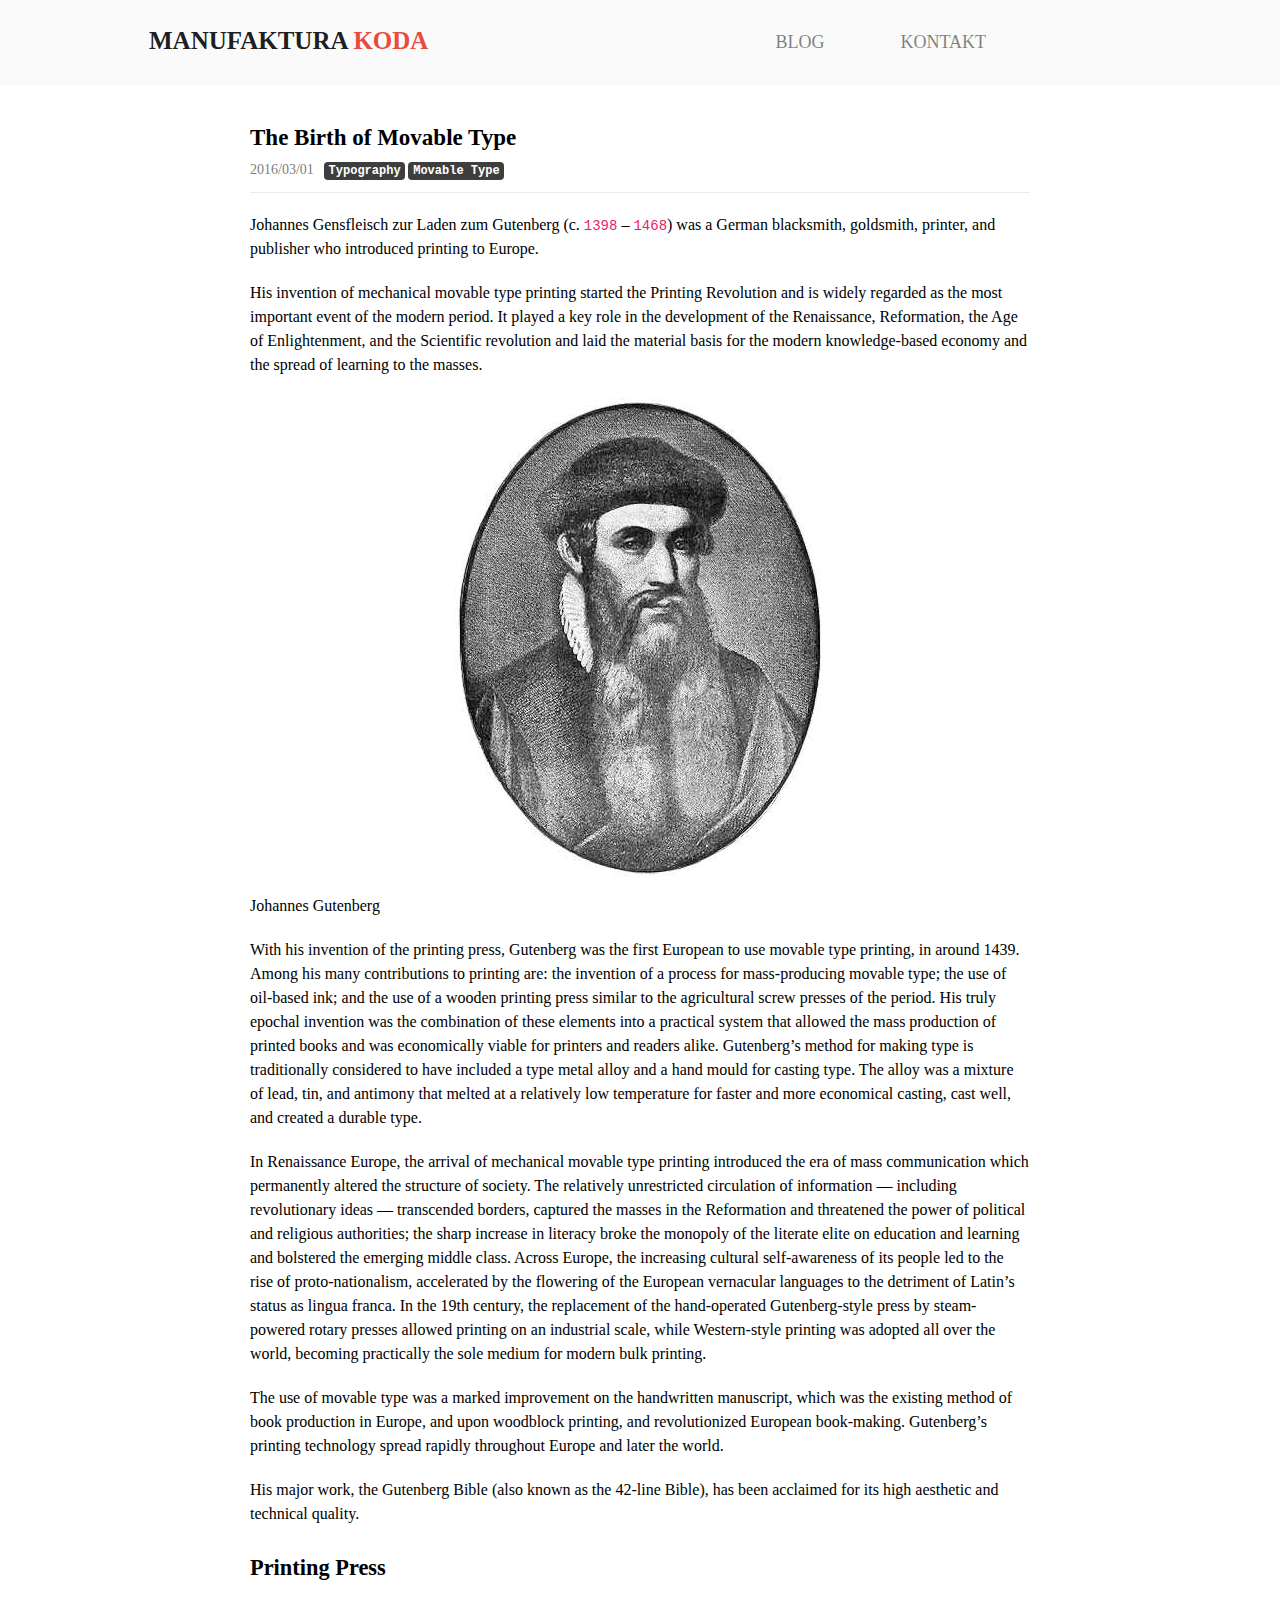
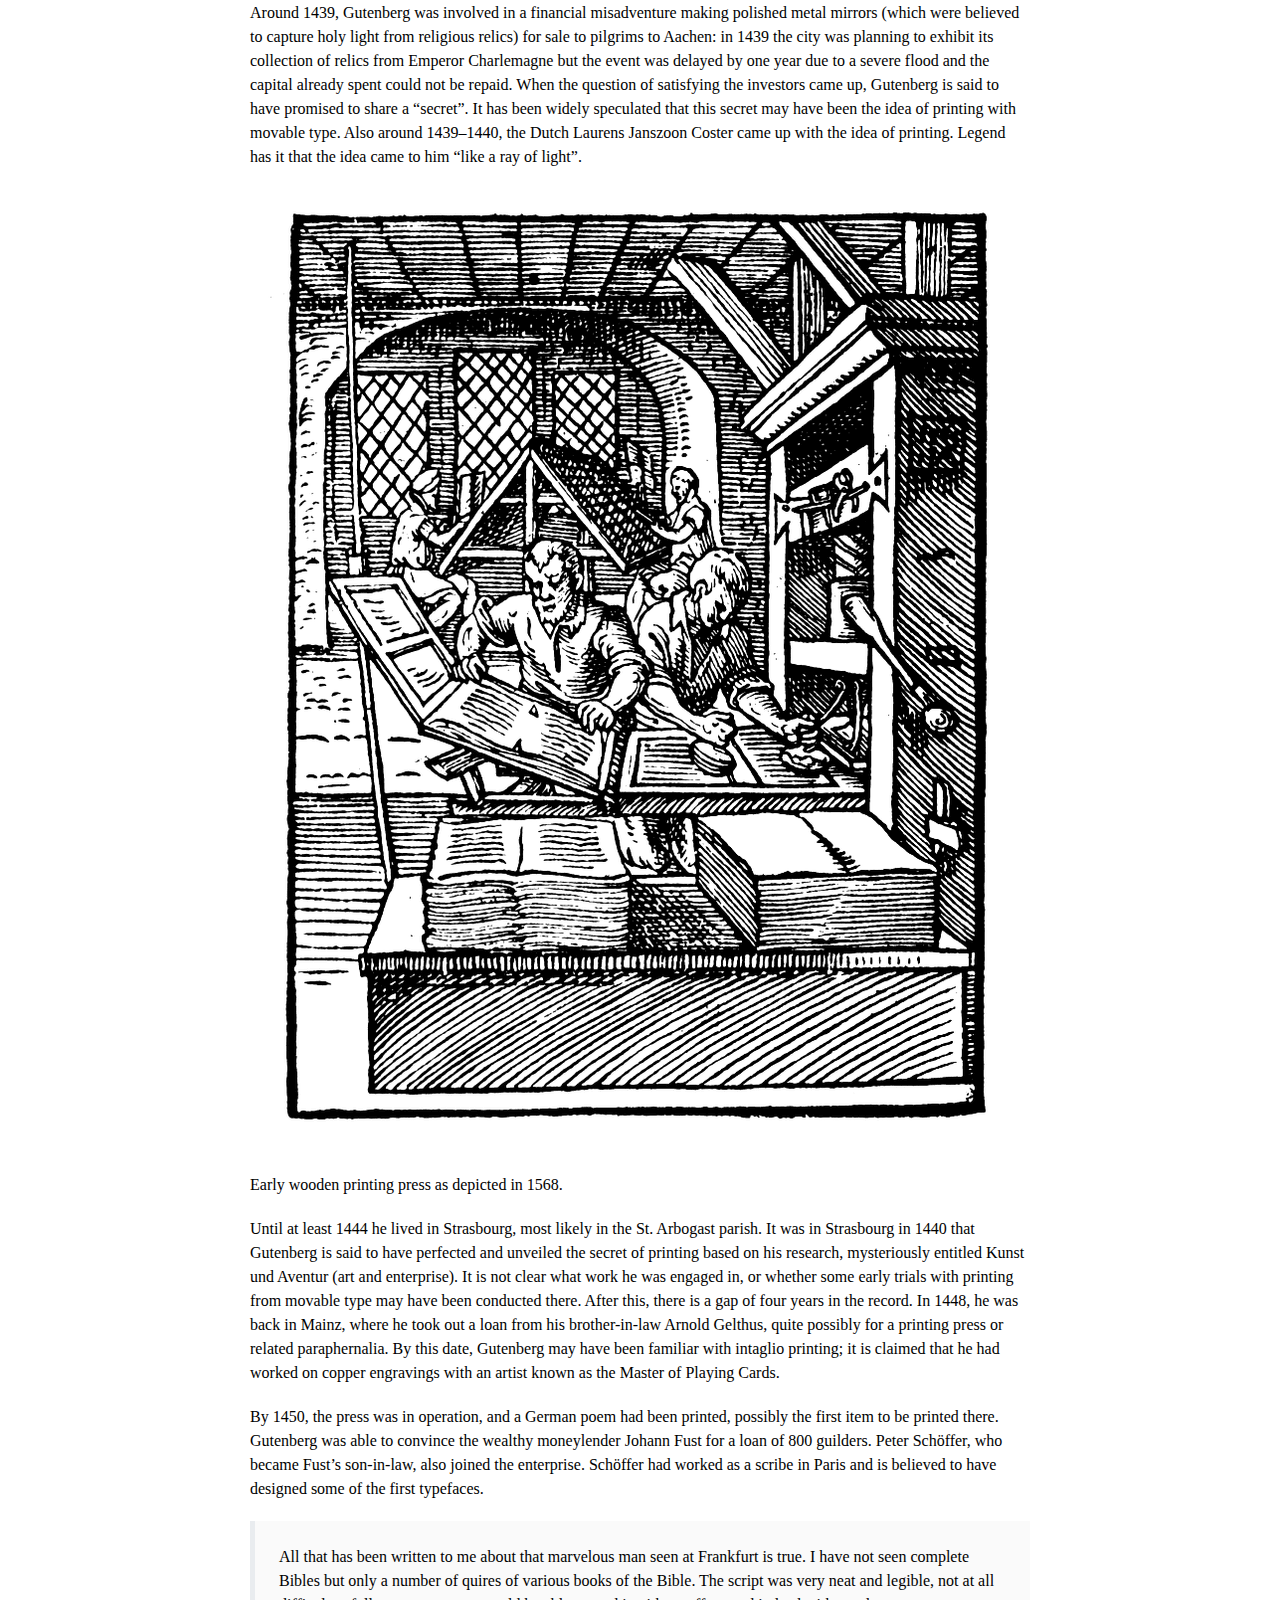
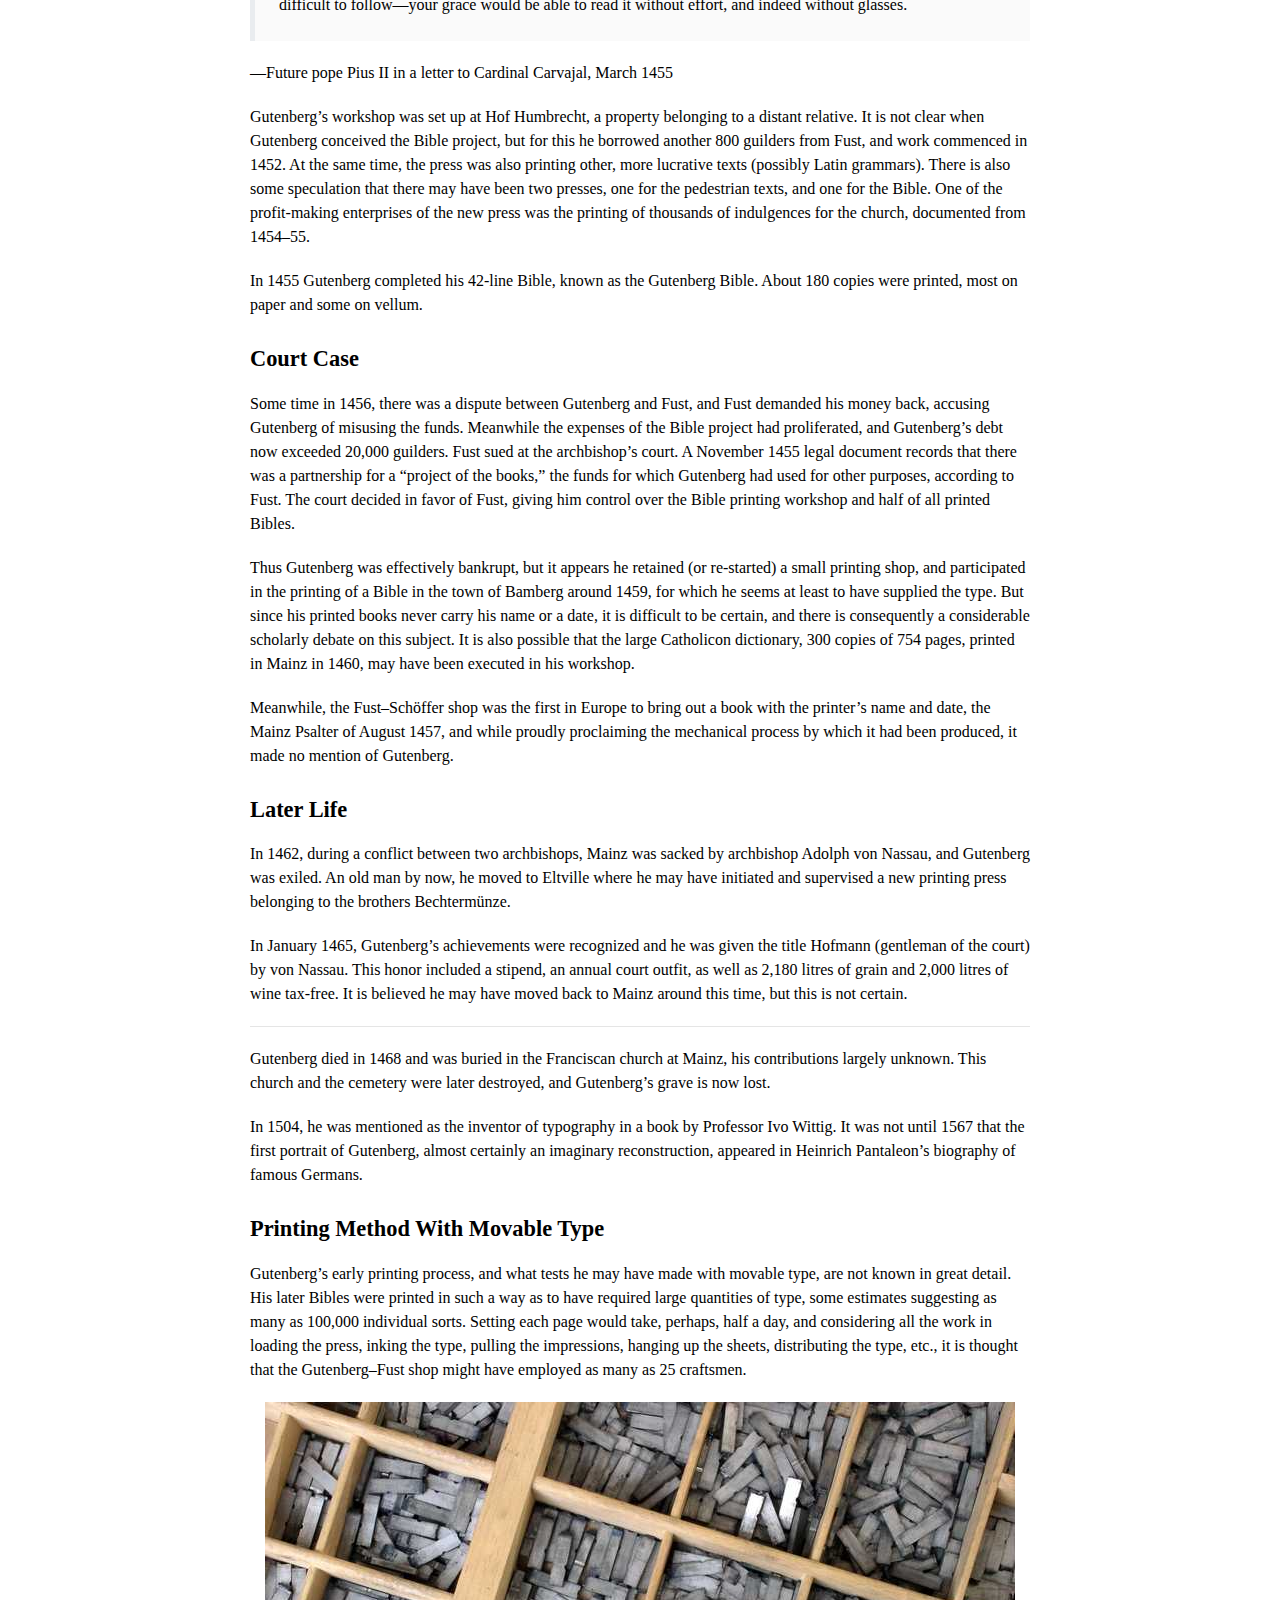
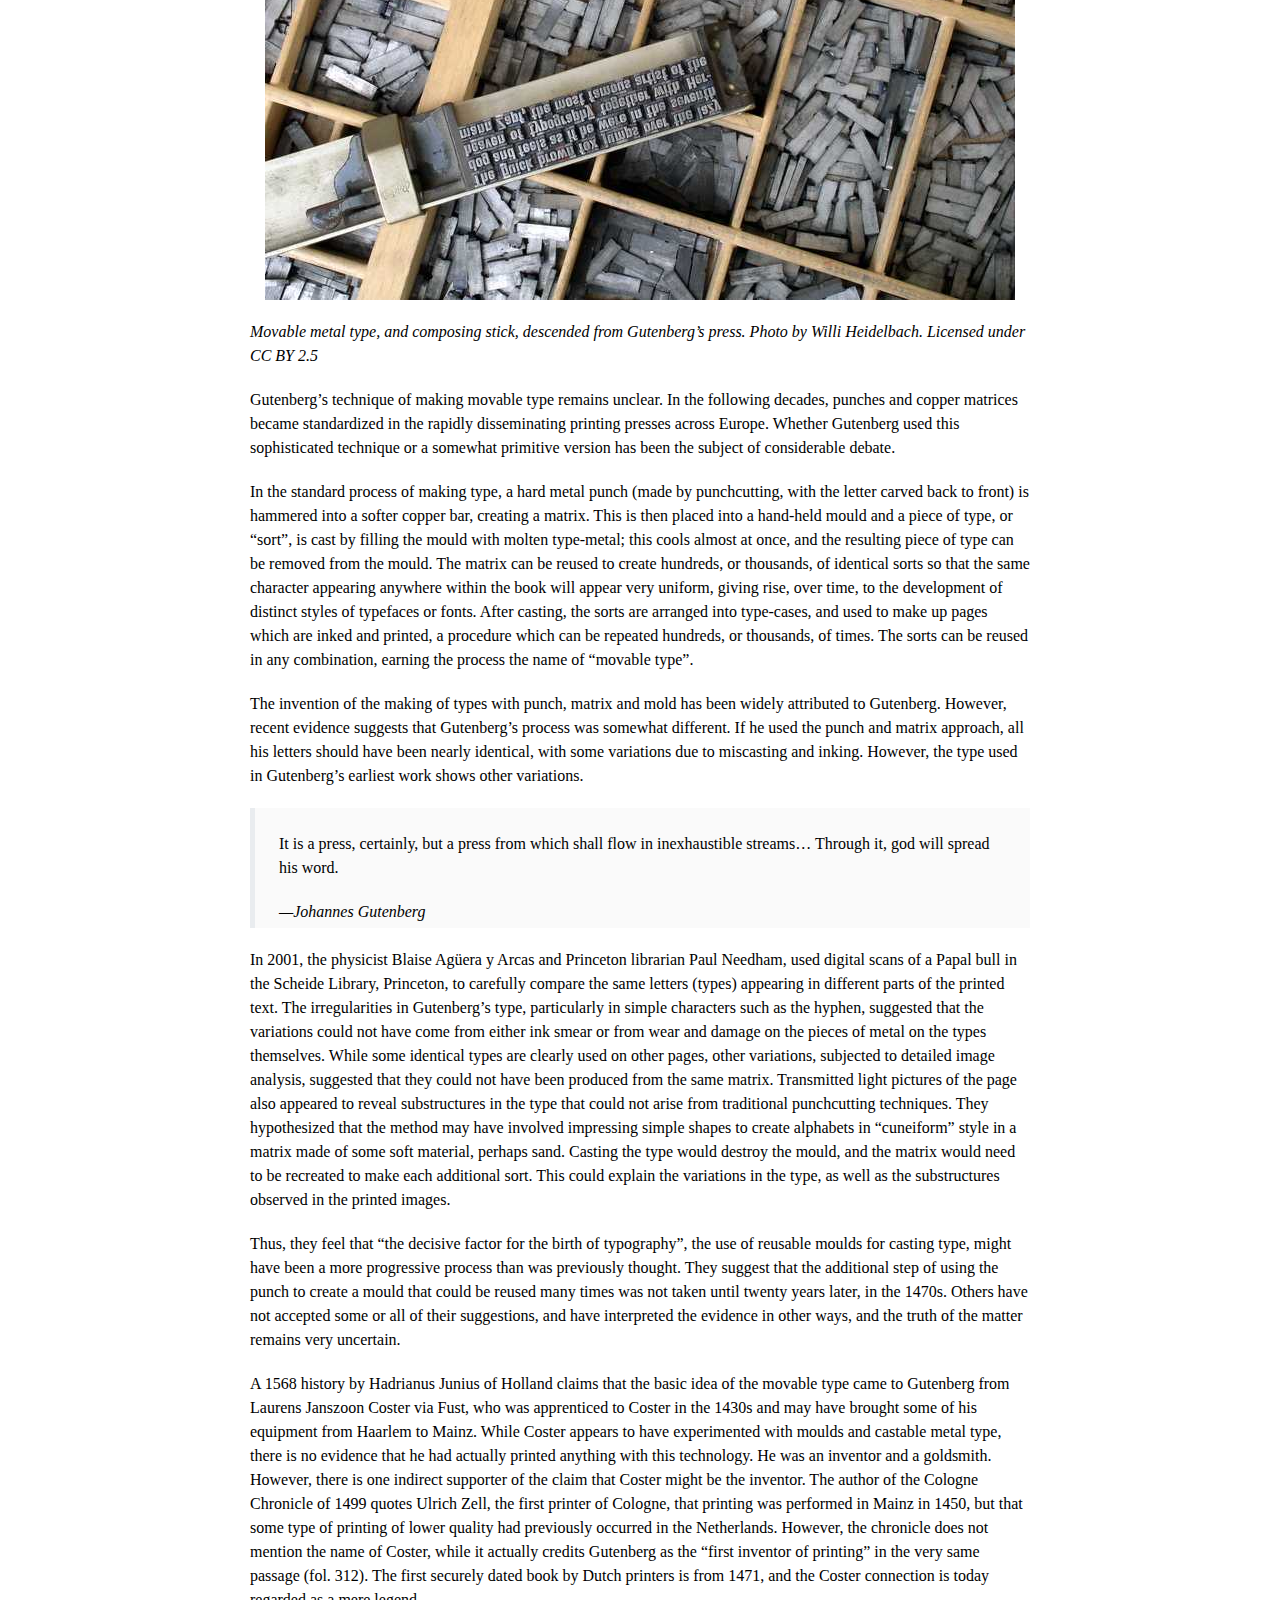
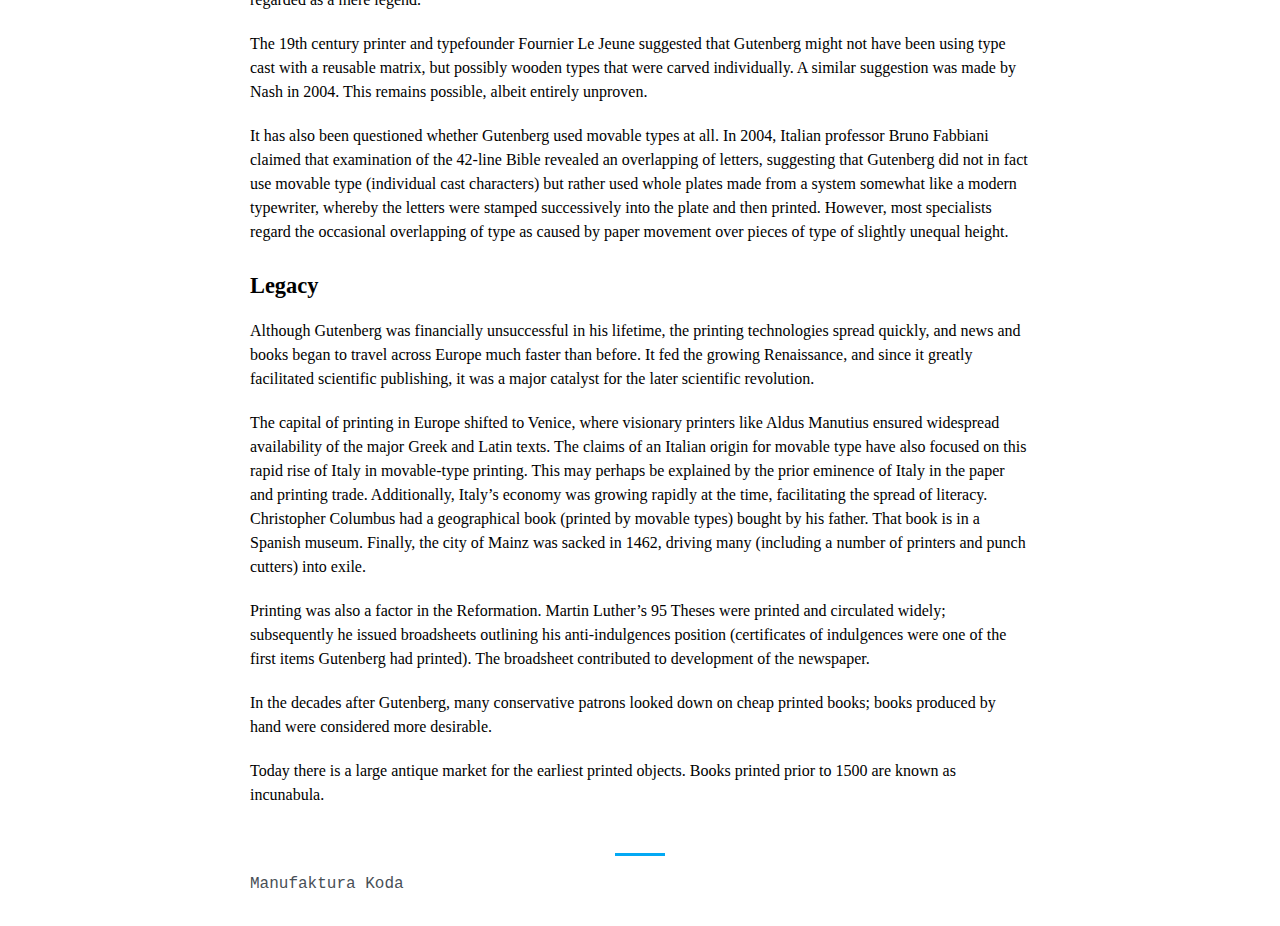
<file: hello-world/index.html>
<!DOCTYPE html><html lang="en"><head><meta charSet="utf-8"/><meta http-equiv="X-UA-Compatible" content="IE=edge"/><meta name="viewport" content="width=device-width, initial-scale=1.0"/><link rel="preload" href="/component---src-layouts-index-js-24cfa556d8bcd1c240ed.js" as="script"/><link rel="preload" href="/component---src-templates-blog-post-js-115f983c768cc612467b.js" as="script"/><link rel="preload" href="/path---hello-world-2e0abaed054e2d9a3ba1.js" as="script"/><link rel="preload" href="/app-9f72963e0191537da8f3.js" as="script"/><link rel="preload" href="/commons-5e13531ab4a8929b216e.js" as="script"/><link rel="manifest" href="/manifest.webmanifest"/><meta name="theme-color" content="#673ab7"/><title data-react-helmet="true">The Birth of Movable Type | Manufaktura Koda</title><meta data-react-helmet="true" name="twitter:card" content="summary"/><meta data-react-helmet="true" name="twitter:site" content="@/"/><meta data-react-helmet="true" property="og:title" content="The Birth of Movable Type"/><meta data-react-helmet="true" property="og:type" content="article"/><meta data-react-helmet="true" property="og:description" content="Johannes Gensfleisch zur Laden zum Gutenberg (c. 1398 – 1468) was a German blacksmith, goldsmith, printer, and publisher who introduced printing to Europe.
His invention of mechanical movable type pri"/><meta data-react-helmet="true" property="og:url" content="https://manufakturakoda.com/hello-world/"/><link rel="sitemap" type="application/xml" href="/sitemap.xml"/><style id="gatsby-inlined-css">.nlogo #mobile{display:none}@media (max-width:600px){.nlogo #mobile{display:block}.nlogo #desktop{display:none}}.navbar{height:85px}#crvena{color:#e74c3c}#desktop,#mobile{font-size:25px}#desktop{padding:0 133px}.nav-link{font-family:karla;font-size:18px}.navbar-brand{font-family:space mono}.navbar-nav>li{padding-left:30px;padding-right:30px}#mobile{float:left;padding:8px 50px}@media screen and (max-width:864px){.nlogo{padding:0}.nav-wrapper{position:fixed;top:0;left:0;width:100%;height:100%;z-index:-1;background:#ecf0f1;opacity:0;transition:all .2s ease}.nav-wrapper ul{position:absolute;top:50%;transform:translateY(-50%);width:100%}.nav-wrapper ul li{display:block;float:none;width:100%;text-align:right;margin-bottom:10px}.nav-wrapper ul li:first-child a{transition-delay:.2s}.nav-wrapper ul li:nth-child(2) a{transition-delay:.3s}.nav-wrapper ul li:nth-child(3) a{transition-delay:.4s}.nav-wrapper ul li:nth-child(4) a{transition-delay:.5s}.nav-wrapper ul li:not(:first-child){margin-left:0}.nav-wrapper ul li a{padding:10px 24px;opacity:0;color:#000;transform:translateX(-20px);transition:all .2s ease}.nav-btn{position:fixed;right:10px;top:10px;display:block;width:48px;height:48px;cursor:pointer;z-index:9999;border-radius:50%}.nav-btn i{display:block;width:20px;height:2px;background:#000;border-radius:2px;margin-left:14px}.nav-btn i:first-child{margin-top:16px}.nav-btn i:nth-child(2){margin-top:4px;opacity:1}.nav-btn i:nth-child(3){margin-top:4px}}#nav:checked+.nav-btn{transform:rotate(45deg)}#nav:checked+.nav-btn i{background:#000;transition:transform .2s ease}#nav:checked+.nav-btn i:first-child{transform:translateY(6px) rotate(180deg)}#nav:checked+.nav-btn i:nth-child(2){opacity:0}#nav:checked+.nav-btn i:nth-child(3){transform:translateY(-6px) rotate(90deg)}#nav:checked~.nav-wrapper{z-index:9990;opacity:1}#nav:checked~.nav-wrapper ul li a{opacity:1;transform:translateX(0)}.hidden{display:none}/*!
 * Bootstrap v4.1.1 (https://getbootstrap.com/)
 * Copyright 2011-2018 The Bootstrap Authors
 * Copyright 2011-2018 Twitter, Inc.
 * Licensed under MIT (https://github.com/twbs/bootstrap/blob/master/LICENSE)
 */:root{--blue:#03a9f4;--indigo:#3f51b5;--purple:#673ab7;--pink:#e91e63;--red:#e74c3c;--orange:#ff5722;--yellow:#ffab00;--green:#8bc34a;--teal:#009688;--cyan:#00bcd4;--white:#fff;--gray:#868e96;--gray-dark:#343a40;--primary:#03a9f4;--secondary:#868e96;--success:#8bc34a;--info:#00bcd4;--warning:#ffab00;--danger:#e74c3c;--light:#fafafa;--dark:#343a40;--breakpoint-xs:0;--breakpoint-sm:576px;--breakpoint-md:768px;--breakpoint-lg:992px;--breakpoint-xl:1200px;--font-family-sans-serif:-apple-system,BlinkMacSystemFont,"Segoe UI",Roboto,"Helvetica Neue",Arial,sans-serif,"Apple Color Emoji","Segoe UI Emoji","Segoe UI Symbol";--font-family-monospace:"BasisGrotesqueProMonoRegular","andale mono","SFMono-Regular",Menlo,Monaco,Consolas,"Liberation Mono","Courier New",monospace}*,:after,:before{box-sizing:border-box}html{font-family:sans-serif;line-height:1.15;-webkit-text-size-adjust:100%;-ms-text-size-adjust:100%;-ms-overflow-style:scrollbar;-webkit-tap-highlight-color:rgba(0,0,0,0)}@-ms-viewport{width:device-width}article,aside,figcaption,figure,footer,header,hgroup,main,nav,section{display:block}body{margin:0;font-family:BasisGrotesqueProMonoRegular,andale mono,SFMono-Regular,Menlo,Monaco,Consolas,Liberation Mono,Courier New,monospace;font-size:1rem;font-weight:400;line-height:1.5;color:#495057;text-align:left;background-color:#fff}[tabindex="-1"]:focus{outline:0!important}hr{box-sizing:content-box;height:0;overflow:visible}h1,h2,h3,h4,h5,h6{margin-top:0;margin-bottom:.5rem}p{margin-top:0;margin-bottom:1rem}abbr[data-original-title],abbr[title]{text-decoration:underline;text-decoration:underline dotted;cursor:help;border-bottom:0}address{font-style:normal;line-height:inherit}address,dl,ol,ul{margin-bottom:1rem}dl,ol,ul{margin-top:0}ol ol,ol ul,ul ol,ul ul{margin-bottom:0}dt{font-weight:700}dd{margin-bottom:.5rem;margin-left:0}blockquote{margin:0 0 1rem}dfn{font-style:italic}b,strong{font-weight:bolder}small{font-size:80%}sub,sup{position:relative;font-size:75%;line-height:0;vertical-align:baseline}sub{bottom:-.25em}sup{top:-.5em}a{color:#03a9f4;text-decoration:none;background-color:transparent;-webkit-text-decoration-skip:objects}a:hover{color:#0275a8;text-decoration:none}a:not([href]):not([tabindex]),a:not([href]):not([tabindex]):focus,a:not([href]):not([tabindex]):hover{color:inherit;text-decoration:none}a:not([href]):not([tabindex]):focus{outline:0}code,kbd,pre,samp{font-family:BasisGrotesqueProMonoRegular,andale mono,SFMono-Regular,Menlo,Monaco,Consolas,Liberation Mono,Courier New,monospace;font-size:1em}pre{margin-top:0;margin-bottom:1rem;overflow:auto;-ms-overflow-style:scrollbar}figure{margin:0 0 1rem}img{vertical-align:middle;border-style:none}svg:not(:root){overflow:hidden}table{border-collapse:collapse}caption{padding-top:.75rem;padding-bottom:.75rem;color:#868e96;text-align:left;caption-side:bottom}th{text-align:inherit}label{display:inline-block;margin-bottom:.5rem}button{border-radius:0}button:focus{outline:1px dotted;outline:5px auto -webkit-focus-ring-color}button,input,optgroup,select,textarea{margin:0;font-family:inherit;font-size:inherit;line-height:inherit}button,input{overflow:visible}button,select{text-transform:none}[type=reset],[type=submit],button,html [type=button]{-webkit-appearance:button}[type=button]::-moz-focus-inner,[type=reset]::-moz-focus-inner,[type=submit]::-moz-focus-inner,button::-moz-focus-inner{padding:0;border-style:none}input[type=checkbox],input[type=radio]{box-sizing:border-box;padding:0}input[type=date],input[type=datetime-local],input[type=month],input[type=time]{-webkit-appearance:listbox}textarea{overflow:auto;resize:vertical}fieldset{min-width:0;padding:0;margin:0;border:0}legend{display:block;width:100%;max-width:100%;padding:0;margin-bottom:.5rem;font-size:1.5rem;line-height:inherit;color:inherit;white-space:normal}progress{vertical-align:baseline}[type=number]::-webkit-inner-spin-button,[type=number]::-webkit-outer-spin-button{height:auto}[type=search]{outline-offset:-2px;-webkit-appearance:none}[type=search]::-webkit-search-cancel-button,[type=search]::-webkit-search-decoration{-webkit-appearance:none}::-webkit-file-upload-button{font:inherit;-webkit-appearance:button}output{display:inline-block}summary{display:list-item;cursor:pointer}template{display:none}[hidden]{display:none!important}.h1,.h2,.h3,.h4,.h5,.h6,h1,h2,h3,h4,h5,h6{margin-bottom:.5rem;font-family:inherit;font-weight:600;line-height:1.1;color:inherit}.h1,h1{font-size:1.6rem}.h2,h2{font-size:1.4rem}.h3,h3{font-size:1.2rem}.h4,h4{font-size:1.1rem}.h5,h5{font-size:1.05rem}.h6,h6{font-size:1rem}.lead{font-size:1.25rem;font-weight:300}.display-1{font-size:6rem}.display-1,.display-2{font-weight:300;line-height:1.1}.display-2{font-size:5.5rem}.display-3{font-size:4.5rem}.display-3,.display-4{font-weight:300;line-height:1.1}.display-4{font-size:3.5rem}hr{margin-top:1rem;margin-bottom:1rem;border:0;border-top:1px solid rgba(0,0,0,.1)}.small,small{font-size:80%;font-weight:400}.mark,mark{padding:.2em;background-color:#fcf8e3}.list-inline,.list-unstyled{padding-left:0;list-style:none}.list-inline-item{display:inline-block}.list-inline-item:not(:last-child){margin-right:.5rem}.initialism{font-size:90%;text-transform:uppercase}.blockquote{margin-bottom:1rem;font-size:1.25rem}.blockquote-footer{display:block;font-size:80%;color:#868e96}.blockquote-footer:before{content:"\2014   \A0"}.img-fluid,.img-thumbnail{max-width:100%;height:auto}.img-thumbnail{padding:.25rem;background-color:#fff;border:1px solid #dee2e6;border-radius:.25rem;box-shadow:0 1px 2px rgba(0,0,0,.075)}.figure{display:inline-block}.figure-img{margin-bottom:.5rem;line-height:1}.figure-caption{font-size:90%;color:#868e96}code{font-size:87.5%;color:#e91e63;word-break:break-word}a>code{color:inherit}kbd{padding:.2rem .4rem;font-size:87.5%;color:#fff;background-color:#212529;border-radius:.2rem;box-shadow:inset 0 -.1rem 0 rgba(0,0,0,.25)}kbd kbd{padding:0;font-size:100%;font-weight:700;box-shadow:none}pre{display:block;font-size:87.5%;color:#212529}pre code{font-size:inherit;color:inherit;word-break:normal}.pre-scrollable{max-height:340px;overflow-y:scroll}.container{width:100%;padding-right:15px;padding-left:15px;margin-right:auto;margin-left:auto}@media (min-width:576px){.container{max-width:540px}}@media (min-width:768px){.container{max-width:640px}}@media (min-width:992px){.container{max-width:740px}}@media (min-width:1200px){.container{max-width:840px}}.container-fluid{width:100%;padding-right:15px;padding-left:15px;margin-right:auto;margin-left:auto}.row{display:flex;flex-wrap:wrap;margin-right:-15px;margin-left:-15px}.no-gutters{margin-right:0;margin-left:0}.no-gutters>.col,.no-gutters>[class*=col-]{padding-right:0;padding-left:0}.col,.col-1,.col-2,.col-3,.col-4,.col-5,.col-6,.col-7,.col-8,.col-9,.col-10,.col-11,.col-12,.col-auto,.col-lg,.col-lg-1,.col-lg-2,.col-lg-3,.col-lg-4,.col-lg-5,.col-lg-6,.col-lg-7,.col-lg-8,.col-lg-9,.col-lg-10,.col-lg-11,.col-lg-12,.col-lg-auto,.col-md,.col-md-1,.col-md-2,.col-md-3,.col-md-4,.col-md-5,.col-md-6,.col-md-7,.col-md-8,.col-md-9,.col-md-10,.col-md-11,.col-md-12,.col-md-auto,.col-sm,.col-sm-1,.col-sm-2,.col-sm-3,.col-sm-4,.col-sm-5,.col-sm-6,.col-sm-7,.col-sm-8,.col-sm-9,.col-sm-10,.col-sm-11,.col-sm-12,.col-sm-auto,.col-xl,.col-xl-1,.col-xl-2,.col-xl-3,.col-xl-4,.col-xl-5,.col-xl-6,.col-xl-7,.col-xl-8,.col-xl-9,.col-xl-10,.col-xl-11,.col-xl-12,.col-xl-auto{position:relative;width:100%;min-height:1px;padding-right:15px;padding-left:15px}.col{flex-basis:0;flex-grow:1;max-width:100%}.col-auto{flex:0 0 auto;width:auto;max-width:none}.col-1{flex:0 0 8.33333%;max-width:8.33333%}.col-2{flex:0 0 16.66667%;max-width:16.66667%}.col-3{flex:0 0 25%;max-width:25%}.col-4{flex:0 0 33.33333%;max-width:33.33333%}.col-5{flex:0 0 41.66667%;max-width:41.66667%}.col-6{flex:0 0 50%;max-width:50%}.col-7{flex:0 0 58.33333%;max-width:58.33333%}.col-8{flex:0 0 66.66667%;max-width:66.66667%}.col-9{flex:0 0 75%;max-width:75%}.col-10{flex:0 0 83.33333%;max-width:83.33333%}.col-11{flex:0 0 91.66667%;max-width:91.66667%}.col-12{flex:0 0 100%;max-width:100%}.order-first{order:-1}.order-last{order:13}.order-0{order:0}.order-1{order:1}.order-2{order:2}.order-3{order:3}.order-4{order:4}.order-5{order:5}.order-6{order:6}.order-7{order:7}.order-8{order:8}.order-9{order:9}.order-10{order:10}.order-11{order:11}.order-12{order:12}.offset-1{margin-left:8.33333%}.offset-2{margin-left:16.66667%}.offset-3{margin-left:25%}.offset-4{margin-left:33.33333%}.offset-5{margin-left:41.66667%}.offset-6{margin-left:50%}.offset-7{margin-left:58.33333%}.offset-8{margin-left:66.66667%}.offset-9{margin-left:75%}.offset-10{margin-left:83.33333%}.offset-11{margin-left:91.66667%}@media (min-width:576px){.col-sm{flex-basis:0;flex-grow:1;max-width:100%}.col-sm-auto{flex:0 0 auto;width:auto;max-width:none}.col-sm-1{flex:0 0 8.33333%;max-width:8.33333%}.col-sm-2{flex:0 0 16.66667%;max-width:16.66667%}.col-sm-3{flex:0 0 25%;max-width:25%}.col-sm-4{flex:0 0 33.33333%;max-width:33.33333%}.col-sm-5{flex:0 0 41.66667%;max-width:41.66667%}.col-sm-6{flex:0 0 50%;max-width:50%}.col-sm-7{flex:0 0 58.33333%;max-width:58.33333%}.col-sm-8{flex:0 0 66.66667%;max-width:66.66667%}.col-sm-9{flex:0 0 75%;max-width:75%}.col-sm-10{flex:0 0 83.33333%;max-width:83.33333%}.col-sm-11{flex:0 0 91.66667%;max-width:91.66667%}.col-sm-12{flex:0 0 100%;max-width:100%}.order-sm-first{order:-1}.order-sm-last{order:13}.order-sm-0{order:0}.order-sm-1{order:1}.order-sm-2{order:2}.order-sm-3{order:3}.order-sm-4{order:4}.order-sm-5{order:5}.order-sm-6{order:6}.order-sm-7{order:7}.order-sm-8{order:8}.order-sm-9{order:9}.order-sm-10{order:10}.order-sm-11{order:11}.order-sm-12{order:12}.offset-sm-0{margin-left:0}.offset-sm-1{margin-left:8.33333%}.offset-sm-2{margin-left:16.66667%}.offset-sm-3{margin-left:25%}.offset-sm-4{margin-left:33.33333%}.offset-sm-5{margin-left:41.66667%}.offset-sm-6{margin-left:50%}.offset-sm-7{margin-left:58.33333%}.offset-sm-8{margin-left:66.66667%}.offset-sm-9{margin-left:75%}.offset-sm-10{margin-left:83.33333%}.offset-sm-11{margin-left:91.66667%}}@media (min-width:768px){.col-md{flex-basis:0;flex-grow:1;max-width:100%}.col-md-auto{flex:0 0 auto;width:auto;max-width:none}.col-md-1{flex:0 0 8.33333%;max-width:8.33333%}.col-md-2{flex:0 0 16.66667%;max-width:16.66667%}.col-md-3{flex:0 0 25%;max-width:25%}.col-md-4{flex:0 0 33.33333%;max-width:33.33333%}.col-md-5{flex:0 0 41.66667%;max-width:41.66667%}.col-md-6{flex:0 0 50%;max-width:50%}.col-md-7{flex:0 0 58.33333%;max-width:58.33333%}.col-md-8{flex:0 0 66.66667%;max-width:66.66667%}.col-md-9{flex:0 0 75%;max-width:75%}.col-md-10{flex:0 0 83.33333%;max-width:83.33333%}.col-md-11{flex:0 0 91.66667%;max-width:91.66667%}.col-md-12{flex:0 0 100%;max-width:100%}.order-md-first{order:-1}.order-md-last{order:13}.order-md-0{order:0}.order-md-1{order:1}.order-md-2{order:2}.order-md-3{order:3}.order-md-4{order:4}.order-md-5{order:5}.order-md-6{order:6}.order-md-7{order:7}.order-md-8{order:8}.order-md-9{order:9}.order-md-10{order:10}.order-md-11{order:11}.order-md-12{order:12}.offset-md-0{margin-left:0}.offset-md-1{margin-left:8.33333%}.offset-md-2{margin-left:16.66667%}.offset-md-3{margin-left:25%}.offset-md-4{margin-left:33.33333%}.offset-md-5{margin-left:41.66667%}.offset-md-6{margin-left:50%}.offset-md-7{margin-left:58.33333%}.offset-md-8{margin-left:66.66667%}.offset-md-9{margin-left:75%}.offset-md-10{margin-left:83.33333%}.offset-md-11{margin-left:91.66667%}}@media (min-width:992px){.col-lg{flex-basis:0;flex-grow:1;max-width:100%}.col-lg-auto{flex:0 0 auto;width:auto;max-width:none}.col-lg-1{flex:0 0 8.33333%;max-width:8.33333%}.col-lg-2{flex:0 0 16.66667%;max-width:16.66667%}.col-lg-3{flex:0 0 25%;max-width:25%}.col-lg-4{flex:0 0 33.33333%;max-width:33.33333%}.col-lg-5{flex:0 0 41.66667%;max-width:41.66667%}.col-lg-6{flex:0 0 50%;max-width:50%}.col-lg-7{flex:0 0 58.33333%;max-width:58.33333%}.col-lg-8{flex:0 0 66.66667%;max-width:66.66667%}.col-lg-9{flex:0 0 75%;max-width:75%}.col-lg-10{flex:0 0 83.33333%;max-width:83.33333%}.col-lg-11{flex:0 0 91.66667%;max-width:91.66667%}.col-lg-12{flex:0 0 100%;max-width:100%}.order-lg-first{order:-1}.order-lg-last{order:13}.order-lg-0{order:0}.order-lg-1{order:1}.order-lg-2{order:2}.order-lg-3{order:3}.order-lg-4{order:4}.order-lg-5{order:5}.order-lg-6{order:6}.order-lg-7{order:7}.order-lg-8{order:8}.order-lg-9{order:9}.order-lg-10{order:10}.order-lg-11{order:11}.order-lg-12{order:12}.offset-lg-0{margin-left:0}.offset-lg-1{margin-left:8.33333%}.offset-lg-2{margin-left:16.66667%}.offset-lg-3{margin-left:25%}.offset-lg-4{margin-left:33.33333%}.offset-lg-5{margin-left:41.66667%}.offset-lg-6{margin-left:50%}.offset-lg-7{margin-left:58.33333%}.offset-lg-8{margin-left:66.66667%}.offset-lg-9{margin-left:75%}.offset-lg-10{margin-left:83.33333%}.offset-lg-11{margin-left:91.66667%}}@media (min-width:1200px){.col-xl{flex-basis:0;flex-grow:1;max-width:100%}.col-xl-auto{flex:0 0 auto;width:auto;max-width:none}.col-xl-1{flex:0 0 8.33333%;max-width:8.33333%}.col-xl-2{flex:0 0 16.66667%;max-width:16.66667%}.col-xl-3{flex:0 0 25%;max-width:25%}.col-xl-4{flex:0 0 33.33333%;max-width:33.33333%}.col-xl-5{flex:0 0 41.66667%;max-width:41.66667%}.col-xl-6{flex:0 0 50%;max-width:50%}.col-xl-7{flex:0 0 58.33333%;max-width:58.33333%}.col-xl-8{flex:0 0 66.66667%;max-width:66.66667%}.col-xl-9{flex:0 0 75%;max-width:75%}.col-xl-10{flex:0 0 83.33333%;max-width:83.33333%}.col-xl-11{flex:0 0 91.66667%;max-width:91.66667%}.col-xl-12{flex:0 0 100%;max-width:100%}.order-xl-first{order:-1}.order-xl-last{order:13}.order-xl-0{order:0}.order-xl-1{order:1}.order-xl-2{order:2}.order-xl-3{order:3}.order-xl-4{order:4}.order-xl-5{order:5}.order-xl-6{order:6}.order-xl-7{order:7}.order-xl-8{order:8}.order-xl-9{order:9}.order-xl-10{order:10}.order-xl-11{order:11}.order-xl-12{order:12}.offset-xl-0{margin-left:0}.offset-xl-1{margin-left:8.33333%}.offset-xl-2{margin-left:16.66667%}.offset-xl-3{margin-left:25%}.offset-xl-4{margin-left:33.33333%}.offset-xl-5{margin-left:41.66667%}.offset-xl-6{margin-left:50%}.offset-xl-7{margin-left:58.33333%}.offset-xl-8{margin-left:66.66667%}.offset-xl-9{margin-left:75%}.offset-xl-10{margin-left:83.33333%}.offset-xl-11{margin-left:91.66667%}}.table{width:100%;max-width:100%;margin-bottom:1rem;background-color:transparent}.table td,.table th{padding:.75rem;vertical-align:top;border-top:1px solid #dee2e6}.table thead th{vertical-align:bottom;border-bottom:2px solid #dee2e6}.table tbody+tbody{border-top:2px solid #dee2e6}.table .table{background-color:#fff}.table-sm td,.table-sm th{padding:.3rem}.table-bordered,.table-bordered td,.table-bordered th{border:1px solid #dee2e6}.table-bordered thead td,.table-bordered thead th{border-bottom-width:2px}.table-borderless tbody+tbody,.table-borderless td,.table-borderless th,.table-borderless thead th{border:0}.table-striped tbody tr:nth-of-type(odd){background-color:rgba(0,0,0,.05)}.table-hover tbody tr:hover{background-color:rgba(0,0,0,.075)}.table-primary,.table-primary>td,.table-primary>th{background-color:#b8e7fc}.table-hover .table-primary:hover,.table-hover .table-primary:hover>td,.table-hover .table-primary:hover>th{background-color:#a0dffb}.table-secondary,.table-secondary>td,.table-secondary>th{background-color:#dddfe2}.table-hover .table-secondary:hover,.table-hover .table-secondary:hover>td,.table-hover .table-secondary:hover>th{background-color:#cfd2d6}.table-success,.table-success>td,.table-success>th{background-color:#dfeecc}.table-hover .table-success:hover,.table-hover .table-success:hover>td,.table-hover .table-success:hover>th{background-color:#d3e8b9}.table-info,.table-info>td,.table-info>th{background-color:#b8ecf3}.table-hover .table-info:hover,.table-hover .table-info:hover>td,.table-hover .table-info:hover>th{background-color:#a2e6ef}.table-warning,.table-warning>td,.table-warning>th{background-color:#ffe7b8}.table-hover .table-warning:hover,.table-hover .table-warning:hover>td,.table-hover .table-warning:hover>th{background-color:#ffde9f}.table-danger,.table-danger>td,.table-danger>th{background-color:#f8cdc8}.table-hover .table-danger:hover,.table-hover .table-danger:hover>td,.table-hover .table-danger:hover>th{background-color:#f5b8b1}.table-light,.table-light>td,.table-light>th{background-color:#fefefe}.table-hover .table-light:hover,.table-hover .table-light:hover>td,.table-hover .table-light:hover>th{background-color:#f1f1f1}.table-dark,.table-dark>td,.table-dark>th{background-color:#c6c8ca}.table-hover .table-dark:hover,.table-hover .table-dark:hover>td,.table-hover .table-dark:hover>th{background-color:#b9bbbe}.table-active,.table-active>td,.table-active>th,.table-hover .table-active:hover,.table-hover .table-active:hover>td,.table-hover .table-active:hover>th{background-color:rgba(0,0,0,.075)}.table .thead-dark th{color:#fff;background-color:#212529;border-color:#32383e}.table .thead-light th{color:#495057;background-color:#e9ecef;border-color:#dee2e6}.table-dark{color:#fff;background-color:#212529}.table-dark td,.table-dark th,.table-dark thead th{border-color:#32383e}.table-dark.table-bordered{border:0}.table-dark.table-striped tbody tr:nth-of-type(odd){background-color:hsla(0,0%,100%,.05)}.table-dark.table-hover tbody tr:hover{background-color:hsla(0,0%,100%,.075)}@media (max-width:575.98px){.table-responsive-sm{display:block;width:100%;overflow-x:auto;-webkit-overflow-scrolling:touch;-ms-overflow-style:-ms-autohiding-scrollbar}.table-responsive-sm>.table-bordered{border:0}}@media (max-width:767.98px){.table-responsive-md{display:block;width:100%;overflow-x:auto;-webkit-overflow-scrolling:touch;-ms-overflow-style:-ms-autohiding-scrollbar}.table-responsive-md>.table-bordered{border:0}}@media (max-width:991.98px){.table-responsive-lg{display:block;width:100%;overflow-x:auto;-webkit-overflow-scrolling:touch;-ms-overflow-style:-ms-autohiding-scrollbar}.table-responsive-lg>.table-bordered{border:0}}@media (max-width:1199.98px){.table-responsive-xl{display:block;width:100%;overflow-x:auto;-webkit-overflow-scrolling:touch;-ms-overflow-style:-ms-autohiding-scrollbar}.table-responsive-xl>.table-bordered{border:0}}.table-responsive{display:block;width:100%;overflow-x:auto;-webkit-overflow-scrolling:touch;-ms-overflow-style:-ms-autohiding-scrollbar}.table-responsive>.table-bordered{border:0}.form-control{display:block;width:100%;padding:.375rem .75rem;font-size:1rem;line-height:1.5;color:#495057;background-color:#fff;background-clip:padding-box;border:1px solid #ced4da;border-radius:.25rem;box-shadow:inset 0 1px 1px rgba(0,0,0,.075)}@media screen and (prefers-reduced-motion:reduce){.form-control{transition:none}}.form-control::-ms-expand{background-color:transparent;border:0}.form-control:focus{color:#495057;background-color:#fff;border-color:#79d4fd;outline:0;box-shadow:inset 0 1px 1px rgba(0,0,0,.075),0 0 0 .2rem rgba(3,169,244,.25)}.form-control::placeholder{color:#868e96;opacity:1}.form-control:disabled,.form-control[readonly]{background-color:#e9ecef;opacity:1}select.form-control:not([size]):not([multiple]){height:calc(2.25rem + 2px)}select.form-control:focus::-ms-value{color:#495057;background-color:#fff}.form-control-file,.form-control-range{display:block;width:100%}.col-form-label{padding-top:calc(.375rem + 1px);padding-bottom:calc(.375rem + 1px);margin-bottom:0;font-size:inherit;line-height:1.5}.col-form-label-lg{padding-top:calc(.5rem + 1px);padding-bottom:calc(.5rem + 1px);font-size:1.25rem;line-height:1.5}.col-form-label-sm{padding-top:calc(.25rem + 1px);padding-bottom:calc(.25rem + 1px);font-size:.875rem;line-height:1.5}.form-control-plaintext{display:block;width:100%;padding-top:.375rem;padding-bottom:.375rem;margin-bottom:0;line-height:1.5;color:#495057;background-color:transparent;border:solid transparent;border-width:1px 0}.form-control-plaintext.form-control-lg,.form-control-plaintext.form-control-sm,.input-group-lg>.form-control-plaintext.form-control,.input-group-lg>.input-group-append>.form-control-plaintext.btn,.input-group-lg>.input-group-append>.form-control-plaintext.input-group-text,.input-group-lg>.input-group-prepend>.form-control-plaintext.btn,.input-group-lg>.input-group-prepend>.form-control-plaintext.input-group-text,.input-group-sm>.form-control-plaintext.form-control,.input-group-sm>.input-group-append>.form-control-plaintext.btn,.input-group-sm>.input-group-append>.form-control-plaintext.input-group-text,.input-group-sm>.input-group-prepend>.form-control-plaintext.btn,.input-group-sm>.input-group-prepend>.form-control-plaintext.input-group-text{padding-right:0;padding-left:0}.form-control-sm,.input-group-sm>.form-control,.input-group-sm>.input-group-append>.btn,.input-group-sm>.input-group-append>.input-group-text,.input-group-sm>.input-group-prepend>.btn,.input-group-sm>.input-group-prepend>.input-group-text{padding:.25rem .5rem;font-size:.875rem;line-height:1.5;border-radius:.2rem}.input-group-sm>.input-group-append>select.btn:not([size]):not([multiple]),.input-group-sm>.input-group-append>select.input-group-text:not([size]):not([multiple]),.input-group-sm>.input-group-prepend>select.btn:not([size]):not([multiple]),.input-group-sm>.input-group-prepend>select.input-group-text:not([size]):not([multiple]),.input-group-sm>select.form-control:not([size]):not([multiple]),select.form-control-sm:not([size]):not([multiple]){height:calc(1.8125rem + 2px)}.form-control-lg,.input-group-lg>.form-control,.input-group-lg>.input-group-append>.btn,.input-group-lg>.input-group-append>.input-group-text,.input-group-lg>.input-group-prepend>.btn,.input-group-lg>.input-group-prepend>.input-group-text{padding:.5rem 1rem;font-size:1.25rem;line-height:1.5;border-radius:.3rem}.input-group-lg>.input-group-append>select.btn:not([size]):not([multiple]),.input-group-lg>.input-group-append>select.input-group-text:not([size]):not([multiple]),.input-group-lg>.input-group-prepend>select.btn:not([size]):not([multiple]),.input-group-lg>.input-group-prepend>select.input-group-text:not([size]):not([multiple]),.input-group-lg>select.form-control:not([size]):not([multiple]),select.form-control-lg:not([size]):not([multiple]){height:calc(2.875rem + 2px)}.form-group{margin-bottom:1rem}.form-text{display:block;margin-top:.25rem}.form-row{display:flex;flex-wrap:wrap;margin-right:-5px;margin-left:-5px}.form-row>.col,.form-row>[class*=col-]{padding-right:5px;padding-left:5px}.form-check{position:relative;display:block;padding-left:1.25rem}.form-check-input{position:absolute;margin-top:.3rem;margin-left:-1.25rem}.form-check-input:disabled~.form-check-label{color:#868e96}.form-check-label{margin-bottom:0}.form-check-inline{display:inline-flex;align-items:center;padding-left:0;margin-right:.75rem}.form-check-inline .form-check-input{position:static;margin-top:0;margin-right:.3125rem;margin-left:0}.valid-feedback{display:none;width:100%;margin-top:.25rem;font-size:80%;color:#8bc34a}.valid-tooltip{position:absolute;top:100%;z-index:5;display:none;max-width:100%;padding:.5rem;margin-top:.1rem;font-size:.875rem;line-height:1;color:#fff;background-color:rgba(139,195,74,.8);border-radius:.2rem}.custom-select.is-valid,.form-control.is-valid,.was-validated .custom-select:valid,.was-validated .form-control:valid{border-color:#8bc34a}.custom-select.is-valid:focus,.form-control.is-valid:focus,.was-validated .custom-select:valid:focus,.was-validated .form-control:valid:focus{border-color:#8bc34a;box-shadow:0 0 0 .2rem rgba(139,195,74,.25)}.custom-select.is-valid~.valid-feedback,.custom-select.is-valid~.valid-tooltip,.form-control-file.is-valid~.valid-feedback,.form-control-file.is-valid~.valid-tooltip,.form-control.is-valid~.valid-feedback,.form-control.is-valid~.valid-tooltip,.was-validated .custom-select:valid~.valid-feedback,.was-validated .custom-select:valid~.valid-tooltip,.was-validated .form-control-file:valid~.valid-feedback,.was-validated .form-control-file:valid~.valid-tooltip,.was-validated .form-control:valid~.valid-feedback,.was-validated .form-control:valid~.valid-tooltip{display:block}.form-check-input.is-valid~.form-check-label,.was-validated .form-check-input:valid~.form-check-label{color:#8bc34a}.form-check-input.is-valid~.valid-feedback,.form-check-input.is-valid~.valid-tooltip,.was-validated .form-check-input:valid~.valid-feedback,.was-validated .form-check-input:valid~.valid-tooltip{display:block}.custom-control-input.is-valid~.custom-control-label,.was-validated .custom-control-input:valid~.custom-control-label{color:#8bc34a}.custom-control-input.is-valid~.custom-control-label:before,.was-validated .custom-control-input:valid~.custom-control-label:before{background-color:#c8e3aa}.custom-control-input.is-valid~.valid-feedback,.custom-control-input.is-valid~.valid-tooltip,.was-validated .custom-control-input:valid~.valid-feedback,.was-validated .custom-control-input:valid~.valid-tooltip{display:block}.custom-control-input.is-valid:checked~.custom-control-label:before,.was-validated .custom-control-input:valid:checked~.custom-control-label:before{background-color:#a4d070}.custom-control-input.is-valid:focus~.custom-control-label:before,.was-validated .custom-control-input:valid:focus~.custom-control-label:before{box-shadow:0 0 0 1px #fff,0 0 0 .2rem rgba(139,195,74,.25)}.custom-file-input.is-valid~.custom-file-label,.was-validated .custom-file-input:valid~.custom-file-label{border-color:#8bc34a}.custom-file-input.is-valid~.custom-file-label:before,.was-validated .custom-file-input:valid~.custom-file-label:before{border-color:inherit}.custom-file-input.is-valid~.valid-feedback,.custom-file-input.is-valid~.valid-tooltip,.was-validated .custom-file-input:valid~.valid-feedback,.was-validated .custom-file-input:valid~.valid-tooltip{display:block}.custom-file-input.is-valid:focus~.custom-file-label,.was-validated .custom-file-input:valid:focus~.custom-file-label{box-shadow:0 0 0 .2rem rgba(139,195,74,.25)}.invalid-feedback{display:none;width:100%;margin-top:.25rem;font-size:80%;color:#e74c3c}.invalid-tooltip{position:absolute;top:100%;z-index:5;display:none;max-width:100%;padding:.5rem;margin-top:.1rem;font-size:.875rem;line-height:1;color:#fff;background-color:rgba(231,76,60,.8);border-radius:.2rem}.custom-select.is-invalid,.form-control.is-invalid,.was-validated .custom-select:invalid,.was-validated .form-control:invalid{border-color:#e74c3c}.custom-select.is-invalid:focus,.form-control.is-invalid:focus,.was-validated .custom-select:invalid:focus,.was-validated .form-control:invalid:focus{border-color:#e74c3c;box-shadow:0 0 0 .2rem rgba(231,76,60,.25)}.custom-select.is-invalid~.invalid-feedback,.custom-select.is-invalid~.invalid-tooltip,.form-control-file.is-invalid~.invalid-feedback,.form-control-file.is-invalid~.invalid-tooltip,.form-control.is-invalid~.invalid-feedback,.form-control.is-invalid~.invalid-tooltip,.was-validated .custom-select:invalid~.invalid-feedback,.was-validated .custom-select:invalid~.invalid-tooltip,.was-validated .form-control-file:invalid~.invalid-feedback,.was-validated .form-control-file:invalid~.invalid-tooltip,.was-validated .form-control:invalid~.invalid-feedback,.was-validated .form-control:invalid~.invalid-tooltip{display:block}.form-check-input.is-invalid~.form-check-label,.was-validated .form-check-input:invalid~.form-check-label{color:#e74c3c}.form-check-input.is-invalid~.invalid-feedback,.form-check-input.is-invalid~.invalid-tooltip,.was-validated .form-check-input:invalid~.invalid-feedback,.was-validated .form-check-input:invalid~.invalid-tooltip{display:block}.custom-control-input.is-invalid~.custom-control-label,.was-validated .custom-control-input:invalid~.custom-control-label{color:#e74c3c}.custom-control-input.is-invalid~.custom-control-label:before,.was-validated .custom-control-input:invalid~.custom-control-label:before{background-color:#f5b4ae}.custom-control-input.is-invalid~.invalid-feedback,.custom-control-input.is-invalid~.invalid-tooltip,.was-validated .custom-control-input:invalid~.invalid-feedback,.was-validated .custom-control-input:invalid~.invalid-tooltip{display:block}.custom-control-input.is-invalid:checked~.custom-control-label:before,.was-validated .custom-control-input:invalid:checked~.custom-control-label:before{background-color:#ed7669}.custom-control-input.is-invalid:focus~.custom-control-label:before,.was-validated .custom-control-input:invalid:focus~.custom-control-label:before{box-shadow:0 0 0 1px #fff,0 0 0 .2rem rgba(231,76,60,.25)}.custom-file-input.is-invalid~.custom-file-label,.was-validated .custom-file-input:invalid~.custom-file-label{border-color:#e74c3c}.custom-file-input.is-invalid~.custom-file-label:before,.was-validated .custom-file-input:invalid~.custom-file-label:before{border-color:inherit}.custom-file-input.is-invalid~.invalid-feedback,.custom-file-input.is-invalid~.invalid-tooltip,.was-validated .custom-file-input:invalid~.invalid-feedback,.was-validated .custom-file-input:invalid~.invalid-tooltip{display:block}.custom-file-input.is-invalid:focus~.custom-file-label,.was-validated .custom-file-input:invalid:focus~.custom-file-label{box-shadow:0 0 0 .2rem rgba(231,76,60,.25)}.form-inline{display:flex;flex-flow:row wrap;align-items:center}.form-inline .form-check{width:100%}@media (min-width:576px){.form-inline label{justify-content:center}.form-inline .form-group,.form-inline label{display:flex;align-items:center;margin-bottom:0}.form-inline .form-group{flex:0 0 auto;flex-flow:row wrap}.form-inline .form-control{display:inline-block;width:auto;vertical-align:middle}.form-inline .form-control-plaintext{display:inline-block}.form-inline .custom-select,.form-inline .input-group{width:auto}.form-inline .form-check{display:flex;align-items:center;justify-content:center;width:auto;padding-left:0}.form-inline .form-check-input{position:relative;margin-top:0;margin-right:.25rem;margin-left:0}.form-inline .custom-control{align-items:center;justify-content:center}.form-inline .custom-control-label{margin-bottom:0}}.btn{display:inline-block;font-weight:400;text-align:center;white-space:nowrap;vertical-align:middle;user-select:none;border:1px solid transparent;padding:.375rem .75rem;font-size:1rem;line-height:1.5;border-radius:.25rem}@media screen and (prefers-reduced-motion:reduce){.btn{transition:none}}.btn:focus,.btn:hover{text-decoration:none}.btn.focus,.btn:focus{outline:0;box-shadow:0 0 0 .2rem rgba(3,169,244,.25)}.btn.disabled,.btn:disabled{opacity:.65;box-shadow:none}.btn:not(:disabled):not(.disabled){cursor:pointer}.btn:not(:disabled):not(.disabled).active,.btn:not(:disabled):not(.disabled):active{background-image:none;box-shadow:inset 0 3px 5px rgba(0,0,0,.125)}.btn:not(:disabled):not(.disabled).active:focus,.btn:not(:disabled):not(.disabled):active:focus{box-shadow:0 0 0 .2rem rgba(3,169,244,.25),inset 0 3px 5px rgba(0,0,0,.125)}a.btn.disabled,fieldset:disabled a.btn{pointer-events:none}.btn-primary{color:#fff;background-color:#03a9f4;border-color:#03a9f4;box-shadow:inset 0 1px 0 hsla(0,0%,100%,.15),0 1px 1px rgba(0,0,0,.075)}.btn-primary:hover{color:#fff;background-color:#038fce;border-color:#0286c2}.btn-primary.focus,.btn-primary:focus{box-shadow:inset 0 1px 0 hsla(0,0%,100%,.15),0 1px 1px rgba(0,0,0,.075),0 0 0 .2rem rgba(3,169,244,.5)}.btn-primary.disabled,.btn-primary:disabled{color:#fff;background-color:#03a9f4;border-color:#03a9f4}.btn-primary:not(:disabled):not(.disabled).active,.btn-primary:not(:disabled):not(.disabled):active,.show>.btn-primary.dropdown-toggle{color:#fff;background-color:#0286c2;border-color:#027db5}.btn-primary:not(:disabled):not(.disabled).active:focus,.btn-primary:not(:disabled):not(.disabled):active:focus,.show>.btn-primary.dropdown-toggle:focus{box-shadow:inset 0 3px 5px rgba(0,0,0,.125),0 0 0 .2rem rgba(3,169,244,.5)}.btn-secondary{color:#fff;background-color:#868e96;border-color:#868e96;box-shadow:inset 0 1px 0 hsla(0,0%,100%,.15),0 1px 1px rgba(0,0,0,.075)}.btn-secondary:hover{color:#fff;background-color:#727b84;border-color:#6c757d}.btn-secondary.focus,.btn-secondary:focus{box-shadow:inset 0 1px 0 hsla(0,0%,100%,.15),0 1px 1px rgba(0,0,0,.075),0 0 0 .2rem hsla(210,7%,56%,.5)}.btn-secondary.disabled,.btn-secondary:disabled{color:#fff;background-color:#868e96;border-color:#868e96}.btn-secondary:not(:disabled):not(.disabled).active,.btn-secondary:not(:disabled):not(.disabled):active,.show>.btn-secondary.dropdown-toggle{color:#fff;background-color:#6c757d;border-color:#666e76}.btn-secondary:not(:disabled):not(.disabled).active:focus,.btn-secondary:not(:disabled):not(.disabled):active:focus,.show>.btn-secondary.dropdown-toggle:focus{box-shadow:inset 0 3px 5px rgba(0,0,0,.125),0 0 0 .2rem hsla(210,7%,56%,.5)}.btn-success{color:#212529;background-color:#8bc34a;border-color:#8bc34a;box-shadow:inset 0 1px 0 hsla(0,0%,100%,.15),0 1px 1px rgba(0,0,0,.075)}.btn-success:hover{color:#fff;background-color:#78ad39;border-color:#71a436}.btn-success.focus,.btn-success:focus{box-shadow:inset 0 1px 0 hsla(0,0%,100%,.15),0 1px 1px rgba(0,0,0,.075),0 0 0 .2rem rgba(139,195,74,.5)}.btn-success.disabled,.btn-success:disabled{color:#212529;background-color:#8bc34a;border-color:#8bc34a}.btn-success:not(:disabled):not(.disabled).active,.btn-success:not(:disabled):not(.disabled):active,.show>.btn-success.dropdown-toggle{color:#fff;background-color:#71a436;border-color:#6a9a33}.btn-success:not(:disabled):not(.disabled).active:focus,.btn-success:not(:disabled):not(.disabled):active:focus,.show>.btn-success.dropdown-toggle:focus{box-shadow:inset 0 3px 5px rgba(0,0,0,.125),0 0 0 .2rem rgba(139,195,74,.5)}.btn-info{color:#fff;background-color:#00bcd4;border-color:#00bcd4;box-shadow:inset 0 1px 0 hsla(0,0%,100%,.15),0 1px 1px rgba(0,0,0,.075)}.btn-info:hover{color:#fff;background-color:#009aae;border-color:#008fa1}.btn-info.focus,.btn-info:focus{box-shadow:inset 0 1px 0 hsla(0,0%,100%,.15),0 1px 1px rgba(0,0,0,.075),0 0 0 .2rem rgba(0,188,212,.5)}.btn-info.disabled,.btn-info:disabled{color:#fff;background-color:#00bcd4;border-color:#00bcd4}.btn-info:not(:disabled):not(.disabled).active,.btn-info:not(:disabled):not(.disabled):active,.show>.btn-info.dropdown-toggle{color:#fff;background-color:#008fa1;border-color:#008394}.btn-info:not(:disabled):not(.disabled).active:focus,.btn-info:not(:disabled):not(.disabled):active:focus,.show>.btn-info.dropdown-toggle:focus{box-shadow:inset 0 3px 5px rgba(0,0,0,.125),0 0 0 .2rem rgba(0,188,212,.5)}.btn-warning{color:#212529;background-color:#ffab00;border-color:#ffab00;box-shadow:inset 0 1px 0 hsla(0,0%,100%,.15),0 1px 1px rgba(0,0,0,.075)}.btn-warning:hover{color:#212529;background-color:#d99100;border-color:#cc8900}.btn-warning.focus,.btn-warning:focus{box-shadow:inset 0 1px 0 hsla(0,0%,100%,.15),0 1px 1px rgba(0,0,0,.075),0 0 0 .2rem rgba(255,171,0,.5)}.btn-warning.disabled,.btn-warning:disabled{color:#212529;background-color:#ffab00;border-color:#ffab00}.btn-warning:not(:disabled):not(.disabled).active,.btn-warning:not(:disabled):not(.disabled):active,.show>.btn-warning.dropdown-toggle{color:#fff;background-color:#cc8900;border-color:#bf8000}.btn-warning:not(:disabled):not(.disabled).active:focus,.btn-warning:not(:disabled):not(.disabled):active:focus,.show>.btn-warning.dropdown-toggle:focus{box-shadow:inset 0 3px 5px rgba(0,0,0,.125),0 0 0 .2rem rgba(255,171,0,.5)}.btn-danger{color:#fff;background-color:#e74c3c;border-color:#e74c3c;box-shadow:inset 0 1px 0 hsla(0,0%,100%,.15),0 1px 1px rgba(0,0,0,.075)}.btn-danger:hover{color:#fff;background-color:#e12e1c;border-color:#d62c1a}.btn-danger.focus,.btn-danger:focus{box-shadow:inset 0 1px 0 hsla(0,0%,100%,.15),0 1px 1px rgba(0,0,0,.075),0 0 0 .2rem rgba(231,76,60,.5)}.btn-danger.disabled,.btn-danger:disabled{color:#fff;background-color:#e74c3c;border-color:#e74c3c}.btn-danger:not(:disabled):not(.disabled).active,.btn-danger:not(:disabled):not(.disabled):active,.show>.btn-danger.dropdown-toggle{color:#fff;background-color:#d62c1a;border-color:#ca2a19}.btn-danger:not(:disabled):not(.disabled).active:focus,.btn-danger:not(:disabled):not(.disabled):active:focus,.show>.btn-danger.dropdown-toggle:focus{box-shadow:inset 0 3px 5px rgba(0,0,0,.125),0 0 0 .2rem rgba(231,76,60,.5)}.btn-light{color:#212529;background-color:#fafafa;border-color:#fafafa;box-shadow:inset 0 1px 0 hsla(0,0%,100%,.15),0 1px 1px rgba(0,0,0,.075)}.btn-light:hover{color:#212529;background-color:#e7e7e7;border-color:#e1e1e1}.btn-light.focus,.btn-light:focus{box-shadow:inset 0 1px 0 hsla(0,0%,100%,.15),0 1px 1px rgba(0,0,0,.075),0 0 0 .2rem hsla(0,0%,98%,.5)}.btn-light.disabled,.btn-light:disabled{color:#212529;background-color:#fafafa;border-color:#fafafa}.btn-light:not(:disabled):not(.disabled).active,.btn-light:not(:disabled):not(.disabled):active,.show>.btn-light.dropdown-toggle{color:#212529;background-color:#e1e1e1;border-color:#dadada}.btn-light:not(:disabled):not(.disabled).active:focus,.btn-light:not(:disabled):not(.disabled):active:focus,.show>.btn-light.dropdown-toggle:focus{box-shadow:inset 0 3px 5px rgba(0,0,0,.125),0 0 0 .2rem hsla(0,0%,98%,.5)}.btn-dark{color:#fff;background-color:#343a40;border-color:#343a40;box-shadow:inset 0 1px 0 hsla(0,0%,100%,.15),0 1px 1px rgba(0,0,0,.075)}.btn-dark:hover{color:#fff;background-color:#23272b;border-color:#1d2124}.btn-dark.focus,.btn-dark:focus{box-shadow:inset 0 1px 0 hsla(0,0%,100%,.15),0 1px 1px rgba(0,0,0,.075),0 0 0 .2rem rgba(52,58,64,.5)}.btn-dark.disabled,.btn-dark:disabled{color:#fff;background-color:#343a40;border-color:#343a40}.btn-dark:not(:disabled):not(.disabled).active,.btn-dark:not(:disabled):not(.disabled):active,.show>.btn-dark.dropdown-toggle{color:#fff;background-color:#1d2124;border-color:#171a1d}.btn-dark:not(:disabled):not(.disabled).active:focus,.btn-dark:not(:disabled):not(.disabled):active:focus,.show>.btn-dark.dropdown-toggle:focus{box-shadow:inset 0 3px 5px rgba(0,0,0,.125),0 0 0 .2rem rgba(52,58,64,.5)}.btn-outline-primary{color:#03a9f4;background-color:transparent;background-image:none;border-color:#03a9f4}.btn-outline-primary:hover{color:#fff;background-color:#03a9f4;border-color:#03a9f4}.btn-outline-primary.focus,.btn-outline-primary:focus{box-shadow:0 0 0 .2rem rgba(3,169,244,.5)}.btn-outline-primary.disabled,.btn-outline-primary:disabled{color:#03a9f4;background-color:transparent}.btn-outline-primary:not(:disabled):not(.disabled).active,.btn-outline-primary:not(:disabled):not(.disabled):active,.show>.btn-outline-primary.dropdown-toggle{color:#fff;background-color:#03a9f4;border-color:#03a9f4}.btn-outline-primary:not(:disabled):not(.disabled).active:focus,.btn-outline-primary:not(:disabled):not(.disabled):active:focus,.show>.btn-outline-primary.dropdown-toggle:focus{box-shadow:inset 0 3px 5px rgba(0,0,0,.125),0 0 0 .2rem rgba(3,169,244,.5)}.btn-outline-secondary{color:#868e96;background-color:transparent;background-image:none;border-color:#868e96}.btn-outline-secondary:hover{color:#fff;background-color:#868e96;border-color:#868e96}.btn-outline-secondary.focus,.btn-outline-secondary:focus{box-shadow:0 0 0 .2rem hsla(210,7%,56%,.5)}.btn-outline-secondary.disabled,.btn-outline-secondary:disabled{color:#868e96;background-color:transparent}.btn-outline-secondary:not(:disabled):not(.disabled).active,.btn-outline-secondary:not(:disabled):not(.disabled):active,.show>.btn-outline-secondary.dropdown-toggle{color:#fff;background-color:#868e96;border-color:#868e96}.btn-outline-secondary:not(:disabled):not(.disabled).active:focus,.btn-outline-secondary:not(:disabled):not(.disabled):active:focus,.show>.btn-outline-secondary.dropdown-toggle:focus{box-shadow:inset 0 3px 5px rgba(0,0,0,.125),0 0 0 .2rem hsla(210,7%,56%,.5)}.btn-outline-success{color:#8bc34a;background-color:transparent;background-image:none;border-color:#8bc34a}.btn-outline-success:hover{color:#212529;background-color:#8bc34a;border-color:#8bc34a}.btn-outline-success.focus,.btn-outline-success:focus{box-shadow:0 0 0 .2rem rgba(139,195,74,.5)}.btn-outline-success.disabled,.btn-outline-success:disabled{color:#8bc34a;background-color:transparent}.btn-outline-success:not(:disabled):not(.disabled).active,.btn-outline-success:not(:disabled):not(.disabled):active,.show>.btn-outline-success.dropdown-toggle{color:#212529;background-color:#8bc34a;border-color:#8bc34a}.btn-outline-success:not(:disabled):not(.disabled).active:focus,.btn-outline-success:not(:disabled):not(.disabled):active:focus,.show>.btn-outline-success.dropdown-toggle:focus{box-shadow:inset 0 3px 5px rgba(0,0,0,.125),0 0 0 .2rem rgba(139,195,74,.5)}.btn-outline-info{color:#00bcd4;background-color:transparent;background-image:none;border-color:#00bcd4}.btn-outline-info:hover{color:#fff;background-color:#00bcd4;border-color:#00bcd4}.btn-outline-info.focus,.btn-outline-info:focus{box-shadow:0 0 0 .2rem rgba(0,188,212,.5)}.btn-outline-info.disabled,.btn-outline-info:disabled{color:#00bcd4;background-color:transparent}.btn-outline-info:not(:disabled):not(.disabled).active,.btn-outline-info:not(:disabled):not(.disabled):active,.show>.btn-outline-info.dropdown-toggle{color:#fff;background-color:#00bcd4;border-color:#00bcd4}.btn-outline-info:not(:disabled):not(.disabled).active:focus,.btn-outline-info:not(:disabled):not(.disabled):active:focus,.show>.btn-outline-info.dropdown-toggle:focus{box-shadow:inset 0 3px 5px rgba(0,0,0,.125),0 0 0 .2rem rgba(0,188,212,.5)}.btn-outline-warning{color:#ffab00;background-color:transparent;background-image:none;border-color:#ffab00}.btn-outline-warning:hover{color:#212529;background-color:#ffab00;border-color:#ffab00}.btn-outline-warning.focus,.btn-outline-warning:focus{box-shadow:0 0 0 .2rem rgba(255,171,0,.5)}.btn-outline-warning.disabled,.btn-outline-warning:disabled{color:#ffab00;background-color:transparent}.btn-outline-warning:not(:disabled):not(.disabled).active,.btn-outline-warning:not(:disabled):not(.disabled):active,.show>.btn-outline-warning.dropdown-toggle{color:#212529;background-color:#ffab00;border-color:#ffab00}.btn-outline-warning:not(:disabled):not(.disabled).active:focus,.btn-outline-warning:not(:disabled):not(.disabled):active:focus,.show>.btn-outline-warning.dropdown-toggle:focus{box-shadow:inset 0 3px 5px rgba(0,0,0,.125),0 0 0 .2rem rgba(255,171,0,.5)}.btn-outline-danger{color:#e74c3c;background-color:transparent;background-image:none;border-color:#e74c3c}.btn-outline-danger:hover{color:#fff;background-color:#e74c3c;border-color:#e74c3c}.btn-outline-danger.focus,.btn-outline-danger:focus{box-shadow:0 0 0 .2rem rgba(231,76,60,.5)}.btn-outline-danger.disabled,.btn-outline-danger:disabled{color:#e74c3c;background-color:transparent}.btn-outline-danger:not(:disabled):not(.disabled).active,.btn-outline-danger:not(:disabled):not(.disabled):active,.show>.btn-outline-danger.dropdown-toggle{color:#fff;background-color:#e74c3c;border-color:#e74c3c}.btn-outline-danger:not(:disabled):not(.disabled).active:focus,.btn-outline-danger:not(:disabled):not(.disabled):active:focus,.show>.btn-outline-danger.dropdown-toggle:focus{box-shadow:inset 0 3px 5px rgba(0,0,0,.125),0 0 0 .2rem rgba(231,76,60,.5)}.btn-outline-light{color:#fafafa;background-color:transparent;background-image:none;border-color:#fafafa}.btn-outline-light:hover{color:#212529;background-color:#fafafa;border-color:#fafafa}.btn-outline-light.focus,.btn-outline-light:focus{box-shadow:0 0 0 .2rem hsla(0,0%,98%,.5)}.btn-outline-light.disabled,.btn-outline-light:disabled{color:#fafafa;background-color:transparent}.btn-outline-light:not(:disabled):not(.disabled).active,.btn-outline-light:not(:disabled):not(.disabled):active,.show>.btn-outline-light.dropdown-toggle{color:#212529;background-color:#fafafa;border-color:#fafafa}.btn-outline-light:not(:disabled):not(.disabled).active:focus,.btn-outline-light:not(:disabled):not(.disabled):active:focus,.show>.btn-outline-light.dropdown-toggle:focus{box-shadow:inset 0 3px 5px rgba(0,0,0,.125),0 0 0 .2rem hsla(0,0%,98%,.5)}.btn-outline-dark{color:#343a40;background-color:transparent;background-image:none;border-color:#343a40}.btn-outline-dark:hover{color:#fff;background-color:#343a40;border-color:#343a40}.btn-outline-dark.focus,.btn-outline-dark:focus{box-shadow:0 0 0 .2rem rgba(52,58,64,.5)}.btn-outline-dark.disabled,.btn-outline-dark:disabled{color:#343a40;background-color:transparent}.btn-outline-dark:not(:disabled):not(.disabled).active,.btn-outline-dark:not(:disabled):not(.disabled):active,.show>.btn-outline-dark.dropdown-toggle{color:#fff;background-color:#343a40;border-color:#343a40}.btn-outline-dark:not(:disabled):not(.disabled).active:focus,.btn-outline-dark:not(:disabled):not(.disabled):active:focus,.show>.btn-outline-dark.dropdown-toggle:focus{box-shadow:inset 0 3px 5px rgba(0,0,0,.125),0 0 0 .2rem rgba(52,58,64,.5)}.btn-link{font-weight:400;color:#03a9f4;background-color:transparent}.btn-link:hover{color:#0275a8;text-decoration:none;background-color:transparent;border-color:transparent}.btn-link.focus,.btn-link:focus{text-decoration:none;border-color:transparent;box-shadow:none}.btn-link.disabled,.btn-link:disabled{color:#868e96;pointer-events:none}.btn-group-lg>.btn,.btn-lg{padding:.5rem 1rem;font-size:1.25rem;line-height:1.5;border-radius:.3rem}.btn-group-sm>.btn,.btn-sm{padding:.25rem .5rem;font-size:.875rem;line-height:1.5;border-radius:.2rem}.btn-block{display:block;width:100%}.btn-block+.btn-block{margin-top:.5rem}input[type=button].btn-block,input[type=reset].btn-block,input[type=submit].btn-block{width:100%}@media screen and (prefers-reduced-motion:reduce){.fade{transition:none}}.fade:not(.show){opacity:0}.collapse:not(.show){display:none}.collapsing{position:relative;height:0;overflow:hidden}@media screen and (prefers-reduced-motion:reduce){.collapsing{transition:none}}.dropdown,.dropleft,.dropright,.dropup{position:relative}.dropdown-toggle:after{display:inline-block;width:0;height:0;margin-left:.255em;vertical-align:.255em;content:"";border-top:.3em solid;border-right:.3em solid transparent;border-bottom:0;border-left:.3em solid transparent}.dropdown-toggle:empty:after{margin-left:0}.dropdown-menu{position:absolute;top:100%;left:0;z-index:1000;display:none;float:left;min-width:10rem;padding:.5rem 0;margin:.125rem 0 0;font-size:1rem;color:#495057;text-align:left;list-style:none;background-color:#fff;background-clip:padding-box;border:1px solid rgba(0,0,0,.15);border-radius:.25rem;box-shadow:0 .5rem 1rem rgba(0,0,0,.175)}.dropdown-menu-right{right:0;left:auto}.dropup .dropdown-menu{top:auto;bottom:100%;margin-top:0;margin-bottom:.125rem}.dropup .dropdown-toggle:after{display:inline-block;width:0;height:0;margin-left:.255em;vertical-align:.255em;content:"";border-top:0;border-right:.3em solid transparent;border-bottom:.3em solid;border-left:.3em solid transparent}.dropup .dropdown-toggle:empty:after{margin-left:0}.dropright .dropdown-menu{top:0;right:auto;left:100%;margin-top:0;margin-left:.125rem}.dropright .dropdown-toggle:after{display:inline-block;width:0;height:0;margin-left:.255em;vertical-align:.255em;content:"";border-top:.3em solid transparent;border-right:0;border-bottom:.3em solid transparent;border-left:.3em solid}.dropright .dropdown-toggle:empty:after{margin-left:0}.dropright .dropdown-toggle:after{vertical-align:0}.dropleft .dropdown-menu{top:0;right:100%;left:auto;margin-top:0;margin-right:.125rem}.dropleft .dropdown-toggle:after{display:inline-block;width:0;height:0;margin-left:.255em;vertical-align:.255em;content:"";display:none}.dropleft .dropdown-toggle:before{display:inline-block;width:0;height:0;margin-right:.255em;vertical-align:.255em;content:"";border-top:.3em solid transparent;border-right:.3em solid;border-bottom:.3em solid transparent}.dropleft .dropdown-toggle:empty:after{margin-left:0}.dropleft .dropdown-toggle:before{vertical-align:0}.dropdown-menu[x-placement^=bottom],.dropdown-menu[x-placement^=left],.dropdown-menu[x-placement^=right],.dropdown-menu[x-placement^=top]{right:auto;bottom:auto}.dropdown-divider{height:0;margin:.5rem 0;overflow:hidden;border-top:1px solid #e9ecef}.dropdown-item{display:block;width:100%;padding:.25rem 1.5rem;clear:both;font-weight:400;color:#212529;text-align:inherit;white-space:nowrap;background-color:transparent;border:0}.dropdown-item:focus,.dropdown-item:hover{color:#16181b;text-decoration:none;background-color:#fafafa}.dropdown-item.active,.dropdown-item:active{color:#fff;text-decoration:none;background-color:#03a9f4}.dropdown-item.disabled,.dropdown-item:disabled{color:#868e96;background-color:transparent}.dropdown-menu.show{display:block}.dropdown-header{display:block;padding:.5rem 1.5rem;margin-bottom:0;font-size:.875rem;color:#868e96;white-space:nowrap}.dropdown-item-text{display:block;padding:.25rem 1.5rem;color:#212529}.btn-group,.btn-group-vertical{position:relative;display:inline-flex;vertical-align:middle}.btn-group-vertical>.btn,.btn-group>.btn{position:relative;flex:0 1 auto}.btn-group-vertical>.btn.active,.btn-group-vertical>.btn:active,.btn-group-vertical>.btn:focus,.btn-group-vertical>.btn:hover,.btn-group>.btn.active,.btn-group>.btn:active,.btn-group>.btn:focus,.btn-group>.btn:hover{z-index:1}.btn-group-vertical .btn+.btn,.btn-group-vertical .btn+.btn-group,.btn-group-vertical .btn-group+.btn,.btn-group-vertical .btn-group+.btn-group,.btn-group .btn+.btn,.btn-group .btn+.btn-group,.btn-group .btn-group+.btn,.btn-group .btn-group+.btn-group{margin-left:-1px}.btn-toolbar{display:flex;flex-wrap:wrap;justify-content:flex-start}.btn-toolbar .input-group{width:auto}.btn-group>.btn:first-child{margin-left:0}.btn-group>.btn-group:not(:last-child)>.btn,.btn-group>.btn:not(:last-child):not(.dropdown-toggle){border-top-right-radius:0;border-bottom-right-radius:0}.btn-group>.btn-group:not(:first-child)>.btn,.btn-group>.btn:not(:first-child){border-top-left-radius:0;border-bottom-left-radius:0}.dropdown-toggle-split{padding-right:.5625rem;padding-left:.5625rem}.dropdown-toggle-split:after,.dropright .dropdown-toggle-split:after,.dropup .dropdown-toggle-split:after{margin-left:0}.dropleft .dropdown-toggle-split:before{margin-right:0}.btn-group-sm>.btn+.dropdown-toggle-split,.btn-sm+.dropdown-toggle-split{padding-right:.375rem;padding-left:.375rem}.btn-group-lg>.btn+.dropdown-toggle-split,.btn-lg+.dropdown-toggle-split{padding-right:.75rem;padding-left:.75rem}.btn-group.show .dropdown-toggle{box-shadow:inset 0 3px 5px rgba(0,0,0,.125)}.btn-group.show .dropdown-toggle.btn-link{box-shadow:none}.btn-group-vertical{flex-direction:column;align-items:flex-start;justify-content:center}.btn-group-vertical .btn,.btn-group-vertical .btn-group{width:100%}.btn-group-vertical>.btn+.btn,.btn-group-vertical>.btn+.btn-group,.btn-group-vertical>.btn-group+.btn,.btn-group-vertical>.btn-group+.btn-group{margin-top:-1px;margin-left:0}.btn-group-vertical>.btn-group:not(:last-child)>.btn,.btn-group-vertical>.btn:not(:last-child):not(.dropdown-toggle){border-bottom-right-radius:0;border-bottom-left-radius:0}.btn-group-vertical>.btn-group:not(:first-child)>.btn,.btn-group-vertical>.btn:not(:first-child){border-top-left-radius:0;border-top-right-radius:0}.btn-group-toggle>.btn,.btn-group-toggle>.btn-group>.btn{margin-bottom:0}.btn-group-toggle>.btn-group>.btn input[type=checkbox],.btn-group-toggle>.btn-group>.btn input[type=radio],.btn-group-toggle>.btn input[type=checkbox],.btn-group-toggle>.btn input[type=radio]{position:absolute;clip:rect(0,0,0,0);pointer-events:none}.input-group{position:relative;display:flex;flex-wrap:wrap;align-items:stretch;width:100%}.input-group>.custom-file,.input-group>.custom-select,.input-group>.form-control{position:relative;flex:1 1 auto;width:1%;margin-bottom:0}.input-group>.custom-file:focus,.input-group>.custom-select:focus,.input-group>.form-control:focus{z-index:3}.input-group>.custom-file+.custom-file,.input-group>.custom-file+.custom-select,.input-group>.custom-file+.form-control,.input-group>.custom-select+.custom-file,.input-group>.custom-select+.custom-select,.input-group>.custom-select+.form-control,.input-group>.form-control+.custom-file,.input-group>.form-control+.custom-select,.input-group>.form-control+.form-control{margin-left:-1px}.input-group>.custom-select:not(:last-child),.input-group>.form-control:not(:last-child){border-top-right-radius:0;border-bottom-right-radius:0}.input-group>.custom-select:not(:first-child),.input-group>.form-control:not(:first-child){border-top-left-radius:0;border-bottom-left-radius:0}.input-group>.custom-file{display:flex;align-items:center}.input-group>.custom-file:not(:last-child) .custom-file-label,.input-group>.custom-file:not(:last-child) .custom-file-label:after{border-top-right-radius:0;border-bottom-right-radius:0}.input-group>.custom-file:not(:first-child) .custom-file-label{border-top-left-radius:0;border-bottom-left-radius:0}.input-group-append,.input-group-prepend{display:flex}.input-group-append .btn,.input-group-prepend .btn{position:relative;z-index:2}.input-group-append .btn+.btn,.input-group-append .btn+.input-group-text,.input-group-append .input-group-text+.btn,.input-group-append .input-group-text+.input-group-text,.input-group-prepend .btn+.btn,.input-group-prepend .btn+.input-group-text,.input-group-prepend .input-group-text+.btn,.input-group-prepend .input-group-text+.input-group-text{margin-left:-1px}.input-group-prepend{margin-right:-1px}.input-group-append{margin-left:-1px}.input-group-text{display:flex;align-items:center;padding:.375rem .75rem;margin-bottom:0;font-size:1rem;font-weight:400;line-height:1.5;color:#495057;text-align:center;white-space:nowrap;background-color:#e9ecef;border:1px solid #ced4da;border-radius:.25rem}.input-group-text input[type=checkbox],.input-group-text input[type=radio]{margin-top:0}.input-group>.input-group-append:last-child>.btn:not(:last-child):not(.dropdown-toggle),.input-group>.input-group-append:last-child>.input-group-text:not(:last-child),.input-group>.input-group-append:not(:last-child)>.btn,.input-group>.input-group-append:not(:last-child)>.input-group-text,.input-group>.input-group-prepend>.btn,.input-group>.input-group-prepend>.input-group-text{border-top-right-radius:0;border-bottom-right-radius:0}.input-group>.input-group-append>.btn,.input-group>.input-group-append>.input-group-text,.input-group>.input-group-prepend:first-child>.btn:not(:first-child),.input-group>.input-group-prepend:first-child>.input-group-text:not(:first-child),.input-group>.input-group-prepend:not(:first-child)>.btn,.input-group>.input-group-prepend:not(:first-child)>.input-group-text{border-top-left-radius:0;border-bottom-left-radius:0}.custom-control{position:relative;display:block;min-height:1.5rem;padding-left:1.5rem}.custom-control-inline{display:inline-flex;margin-right:1rem}.custom-control-input{position:absolute;z-index:-1;opacity:0}.custom-control-input:checked~.custom-control-label:before{color:#fff;background-color:#03a9f4;box-shadow:none}.custom-control-input:focus~.custom-control-label:before{box-shadow:0 0 0 1px #fff,0 0 0 .2rem rgba(3,169,244,.25)}.custom-control-input:active~.custom-control-label:before{color:#fff;background-color:#ace4fe;box-shadow:none}.custom-control-input:disabled~.custom-control-label{color:#868e96}.custom-control-input:disabled~.custom-control-label:before{background-color:#e9ecef}.custom-control-label{position:relative;margin-bottom:0}.custom-control-label:before{pointer-events:none;user-select:none;background-color:#dee2e6;box-shadow:inset 0 .25rem .25rem rgba(0,0,0,.1)}.custom-control-label:after,.custom-control-label:before{position:absolute;top:.25rem;left:-1.5rem;display:block;width:1rem;height:1rem;content:""}.custom-control-label:after{background-repeat:no-repeat;background-position:50%;background-size:50% 50%}.custom-checkbox .custom-control-label:before{border-radius:.25rem}.custom-checkbox .custom-control-input:checked~.custom-control-label:before{background-color:#03a9f4}.custom-checkbox .custom-control-input:checked~.custom-control-label:after{background-image:url("data:image/svg+xml;charset=utf8,%3Csvg xmlns='http://www.w3.org/2000/svg' viewBox='0 0 8 8'%3E%3Cpath fill='%23fff' d='M6.564.75l-3.59 3.612-1.538-1.55L0 4.26 2.974 7.25 8 2.193z'/%3E%3C/svg%3E")}.custom-checkbox .custom-control-input:indeterminate~.custom-control-label:before{background-color:#03a9f4;box-shadow:none}.custom-checkbox .custom-control-input:indeterminate~.custom-control-label:after{background-image:url("data:image/svg+xml;charset=utf8,%3Csvg xmlns='http://www.w3.org/2000/svg' viewBox='0 0 4 4'%3E%3Cpath stroke='%23fff' d='M0 2h4'/%3E%3C/svg%3E")}.custom-checkbox .custom-control-input:disabled:checked~.custom-control-label:before{background-color:rgba(3,169,244,.5)}.custom-checkbox .custom-control-input:disabled:indeterminate~.custom-control-label:before{background-color:rgba(3,169,244,.5)}.custom-radio .custom-control-label:before{border-radius:50%}.custom-radio .custom-control-input:checked~.custom-control-label:before{background-color:#03a9f4}.custom-radio .custom-control-input:checked~.custom-control-label:after{background-image:url("data:image/svg+xml;charset=utf8,%3Csvg xmlns='http://www.w3.org/2000/svg' viewBox='-4 -4 8 8'%3E%3Ccircle r='3' fill='%23fff'/%3E%3C/svg%3E")}.custom-radio .custom-control-input:disabled:checked~.custom-control-label:before{background-color:rgba(3,169,244,.5)}.custom-select{display:inline-block;width:100%;height:calc(2.25rem + 2px);padding:.375rem 1.75rem .375rem .75rem;line-height:1.5;color:#495057;vertical-align:middle;background:#fff url("data:image/svg+xml;charset=utf8,%3Csvg xmlns='http://www.w3.org/2000/svg' viewBox='0 0 4 5'%3E%3Cpath fill='%23343a40' d='M2 0L0 2h4zm0 5L0 3h4z'/%3E%3C/svg%3E") no-repeat right .75rem center;background-size:8px 10px;border:1px solid #ced4da;border-radius:.25rem;appearance:none}.custom-select:focus{border-color:#79d4fd;outline:0;box-shadow:inset 0 1px 2px rgba(0,0,0,.075),0 0 5px rgba(121,212,253,.5)}.custom-select:focus::-ms-value{color:#495057;background-color:#fff}.custom-select[multiple],.custom-select[size]:not([size="1"]){height:auto;padding-right:.75rem;background-image:none}.custom-select:disabled{color:#868e96;background-color:#e9ecef}.custom-select::-ms-expand{opacity:0}.custom-select-sm{height:calc(1.8125rem + 2px);font-size:75%}.custom-select-lg,.custom-select-sm{padding-top:.375rem;padding-bottom:.375rem}.custom-select-lg{height:calc(2.875rem + 2px);font-size:125%}.custom-file{display:inline-block;margin-bottom:0}.custom-file,.custom-file-input{position:relative;width:100%;height:calc(2.25rem + 2px)}.custom-file-input{z-index:2;margin:0;opacity:0}.custom-file-input:focus~.custom-file-label{border-color:#79d4fd;box-shadow:0 0 0 .2rem rgba(3,169,244,.25)}.custom-file-input:focus~.custom-file-label:after{border-color:#79d4fd}.custom-file-input:lang(en)~.custom-file-label:after{content:"Browse"}.custom-file-label{left:0;z-index:1;height:calc(2.25rem + 2px);background-color:#fff;border:1px solid #ced4da;border-radius:.25rem;box-shadow:inset 0 1px 1px rgba(0,0,0,.075)}.custom-file-label,.custom-file-label:after{position:absolute;top:0;right:0;padding:.375rem .75rem;line-height:1.5;color:#495057}.custom-file-label:after{bottom:0;z-index:3;display:block;height:2.25rem;content:"Browse";background-color:#e9ecef;border-left:1px solid #ced4da;border-radius:0 .25rem .25rem 0}.custom-range{width:100%;padding-left:0;background-color:transparent;appearance:none}.custom-range:focus{outline:none}.custom-range::-moz-focus-outer{border:0}.custom-range::-webkit-slider-thumb{width:1rem;height:1rem;margin-top:-.25rem;background-color:#03a9f4;border:0;border-radius:1rem;box-shadow:0 .1rem .25rem rgba(0,0,0,.1);appearance:none}.custom-range::-webkit-slider-thumb:focus{outline:none;box-shadow:0 0 0 1px #fff,0 0 0 .2rem rgba(3,169,244,.25)}.custom-range::-webkit-slider-thumb:active{background-color:#ace4fe}.custom-range::-webkit-slider-runnable-track{width:100%;height:.5rem;color:transparent;cursor:pointer;background-color:#dee2e6;border-color:transparent;border-radius:1rem;box-shadow:inset 0 .25rem .25rem rgba(0,0,0,.1)}.custom-range::-moz-range-thumb{width:1rem;height:1rem;background-color:#03a9f4;border:0;border-radius:1rem;box-shadow:0 .1rem .25rem rgba(0,0,0,.1);appearance:none}.custom-range::-moz-range-thumb:focus{outline:none;box-shadow:0 0 0 1px #fff,0 0 0 .2rem rgba(3,169,244,.25)}.custom-range::-moz-range-thumb:active{background-color:#ace4fe}.custom-range::-moz-range-track{width:100%;height:.5rem;color:transparent;cursor:pointer;background-color:#dee2e6;border-color:transparent;border-radius:1rem;box-shadow:inset 0 .25rem .25rem rgba(0,0,0,.1)}.custom-range::-ms-thumb{width:1rem;height:1rem;background-color:#03a9f4;border:0;border-radius:1rem;box-shadow:0 .1rem .25rem rgba(0,0,0,.1);appearance:none}.custom-range::-ms-thumb:focus{outline:none;box-shadow:0 0 0 1px #fff,0 0 0 .2rem rgba(3,169,244,.25)}.custom-range::-ms-thumb:active{background-color:#ace4fe}.custom-range::-ms-track{width:100%;height:.5rem;color:transparent;cursor:pointer;background-color:transparent;border-color:transparent;border-width:.5rem;box-shadow:inset 0 .25rem .25rem rgba(0,0,0,.1)}.custom-range::-ms-fill-lower,.custom-range::-ms-fill-upper{background-color:#dee2e6;border-radius:1rem}.custom-range::-ms-fill-upper{margin-right:15px}.nav{display:flex;flex-wrap:wrap;padding-left:0;margin-bottom:0;list-style:none}.nav-link{display:block;padding:.5rem 1rem}.nav-link:focus,.nav-link:hover{text-decoration:none}.nav-link.disabled{color:#868e96}.nav-tabs{border-bottom:1px solid #dee2e6}.nav-tabs .nav-item{margin-bottom:-1px}.nav-tabs .nav-link{border:1px solid transparent;border-top-left-radius:.25rem;border-top-right-radius:.25rem}.nav-tabs .nav-link:focus,.nav-tabs .nav-link:hover{border-color:#e9ecef #e9ecef #dee2e6}.nav-tabs .nav-link.disabled{color:#868e96;background-color:transparent;border-color:transparent}.nav-tabs .nav-item.show .nav-link,.nav-tabs .nav-link.active{color:#495057;background-color:#fff;border-color:#dee2e6 #dee2e6 #fff}.nav-tabs .dropdown-menu{margin-top:-1px;border-top-left-radius:0;border-top-right-radius:0}.nav-pills .nav-link{border-radius:.25rem}.nav-pills .nav-link.active,.nav-pills .show>.nav-link{color:#fff;background-color:#03a9f4}.nav-fill .nav-item{flex:1 1 auto;text-align:center}.nav-justified .nav-item{flex-basis:0;flex-grow:1;text-align:center}.tab-content>.tab-pane{display:none}.tab-content>.active{display:block}.navbar{position:relative;padding:.5rem 1rem}.navbar,.navbar>.container,.navbar>.container-fluid{display:flex;flex-wrap:wrap;align-items:center;justify-content:space-between}.navbar-brand{display:inline-block;padding-top:.3125rem;padding-bottom:.3125rem;margin-right:1rem;font-size:1.25rem;line-height:inherit;white-space:nowrap}.navbar-brand:focus,.navbar-brand:hover{text-decoration:none}.navbar-nav{display:flex;flex-direction:column;padding-left:0;margin-bottom:0;list-style:none}.navbar-nav .nav-link{padding-right:0;padding-left:0}.navbar-nav .dropdown-menu{position:static;float:none}.navbar-text{display:inline-block;padding-top:.5rem;padding-bottom:.5rem}.navbar-collapse{flex-basis:100%;flex-grow:1;align-items:center}.navbar-toggler{padding:.25rem .75rem;font-size:1.25rem;line-height:1;background-color:transparent;border:1px solid transparent;border-radius:.25rem}.navbar-toggler:focus,.navbar-toggler:hover{text-decoration:none}.navbar-toggler:not(:disabled):not(.disabled){cursor:pointer}.navbar-toggler-icon{display:inline-block;width:1.5em;height:1.5em;vertical-align:middle;content:"";background:no-repeat 50%;background-size:100% 100%}@media (max-width:575.98px){.navbar-expand-sm>.container,.navbar-expand-sm>.container-fluid{padding-right:0;padding-left:0}}@media (min-width:576px){.navbar-expand-sm{flex-flow:row nowrap;justify-content:flex-start}.navbar-expand-sm .navbar-nav{flex-direction:row}.navbar-expand-sm .navbar-nav .dropdown-menu{position:absolute}.navbar-expand-sm .navbar-nav .nav-link{padding-right:.5rem;padding-left:.5rem}.navbar-expand-sm>.container,.navbar-expand-sm>.container-fluid{flex-wrap:nowrap}.navbar-expand-sm .navbar-collapse{display:flex!important;flex-basis:auto}.navbar-expand-sm .navbar-toggler{display:none}}@media (max-width:767.98px){.navbar-expand-md>.container,.navbar-expand-md>.container-fluid{padding-right:0;padding-left:0}}@media (min-width:768px){.navbar-expand-md{flex-flow:row nowrap;justify-content:flex-start}.navbar-expand-md .navbar-nav{flex-direction:row}.navbar-expand-md .navbar-nav .dropdown-menu{position:absolute}.navbar-expand-md .navbar-nav .nav-link{padding-right:.5rem;padding-left:.5rem}.navbar-expand-md>.container,.navbar-expand-md>.container-fluid{flex-wrap:nowrap}.navbar-expand-md .navbar-collapse{display:flex!important;flex-basis:auto}.navbar-expand-md .navbar-toggler{display:none}}@media (max-width:991.98px){.navbar-expand-lg>.container,.navbar-expand-lg>.container-fluid{padding-right:0;padding-left:0}}@media (min-width:992px){.navbar-expand-lg{flex-flow:row nowrap;justify-content:flex-start}.navbar-expand-lg .navbar-nav{flex-direction:row}.navbar-expand-lg .navbar-nav .dropdown-menu{position:absolute}.navbar-expand-lg .navbar-nav .nav-link{padding-right:.5rem;padding-left:.5rem}.navbar-expand-lg>.container,.navbar-expand-lg>.container-fluid{flex-wrap:nowrap}.navbar-expand-lg .navbar-collapse{display:flex!important;flex-basis:auto}.navbar-expand-lg .navbar-toggler{display:none}}@media (max-width:1199.98px){.navbar-expand-xl>.container,.navbar-expand-xl>.container-fluid{padding-right:0;padding-left:0}}@media (min-width:1200px){.navbar-expand-xl{flex-flow:row nowrap;justify-content:flex-start}.navbar-expand-xl .navbar-nav{flex-direction:row}.navbar-expand-xl .navbar-nav .dropdown-menu{position:absolute}.navbar-expand-xl .navbar-nav .nav-link{padding-right:.5rem;padding-left:.5rem}.navbar-expand-xl>.container,.navbar-expand-xl>.container-fluid{flex-wrap:nowrap}.navbar-expand-xl .navbar-collapse{display:flex!important;flex-basis:auto}.navbar-expand-xl .navbar-toggler{display:none}}.navbar-expand{flex-flow:row nowrap;justify-content:flex-start}.navbar-expand>.container,.navbar-expand>.container-fluid{padding-right:0;padding-left:0}.navbar-expand .navbar-nav{flex-direction:row}.navbar-expand .navbar-nav .dropdown-menu{position:absolute}.navbar-expand .navbar-nav .nav-link{padding-right:.5rem;padding-left:.5rem}.navbar-expand>.container,.navbar-expand>.container-fluid{flex-wrap:nowrap}.navbar-expand .navbar-collapse{display:flex!important;flex-basis:auto}.navbar-expand .navbar-toggler{display:none}.navbar-light .navbar-brand,.navbar-light .navbar-brand:focus,.navbar-light .navbar-brand:hover{color:rgba(0,0,0,.9)}.navbar-light .navbar-nav .nav-link{color:rgba(0,0,0,.5)}.navbar-light .navbar-nav .nav-link:focus,.navbar-light .navbar-nav .nav-link:hover{color:rgba(0,0,0,.7)}.navbar-light .navbar-nav .nav-link.disabled{color:rgba(0,0,0,.3)}.navbar-light .navbar-nav .active>.nav-link,.navbar-light .navbar-nav .nav-link.active,.navbar-light .navbar-nav .nav-link.show,.navbar-light .navbar-nav .show>.nav-link{color:rgba(0,0,0,.9)}.navbar-light .navbar-toggler{color:rgba(0,0,0,.5);border-color:rgba(0,0,0,.1)}.navbar-light .navbar-toggler-icon{background-image:url("data:image/svg+xml;charset=utf8,%3Csvg viewBox='0 0 30 30' xmlns='http://www.w3.org/2000/svg'%3E%3Cpath stroke='rgba(0, 0, 0, 0.5)' stroke-width='2' stroke-linecap='round' stroke-miterlimit='10' d='M4 7h22M4 15h22M4 23h22'/%3E%3C/svg%3E")}.navbar-light .navbar-text{color:rgba(0,0,0,.5)}.navbar-light .navbar-text a,.navbar-light .navbar-text a:focus,.navbar-light .navbar-text a:hover{color:rgba(0,0,0,.9)}.navbar-dark .navbar-brand,.navbar-dark .navbar-brand:focus,.navbar-dark .navbar-brand:hover{color:#fff}.navbar-dark .navbar-nav .nav-link{color:hsla(0,0%,100%,.5)}.navbar-dark .navbar-nav .nav-link:focus,.navbar-dark .navbar-nav .nav-link:hover{color:hsla(0,0%,100%,.75)}.navbar-dark .navbar-nav .nav-link.disabled{color:hsla(0,0%,100%,.25)}.navbar-dark .navbar-nav .active>.nav-link,.navbar-dark .navbar-nav .nav-link.active,.navbar-dark .navbar-nav .nav-link.show,.navbar-dark .navbar-nav .show>.nav-link{color:#fff}.navbar-dark .navbar-toggler{color:hsla(0,0%,100%,.5);border-color:hsla(0,0%,100%,.1)}.navbar-dark .navbar-toggler-icon{background-image:url("data:image/svg+xml;charset=utf8,%3Csvg viewBox='0 0 30 30' xmlns='http://www.w3.org/2000/svg'%3E%3Cpath stroke='rgba(255, 255, 255, 0.5)' stroke-width='2' stroke-linecap='round' stroke-miterlimit='10' d='M4 7h22M4 15h22M4 23h22'/%3E%3C/svg%3E")}.navbar-dark .navbar-text{color:hsla(0,0%,100%,.5)}.navbar-dark .navbar-text a,.navbar-dark .navbar-text a:focus,.navbar-dark .navbar-text a:hover{color:#fff}.card{position:relative;display:flex;flex-direction:column;min-width:0;word-wrap:break-word;background-color:#fff;background-clip:border-box;border:1px solid rgba(0,0,0,.125);border-radius:.25rem}.card>hr{margin-right:0;margin-left:0}.card>.list-group:first-child .list-group-item:first-child{border-top-left-radius:.25rem;border-top-right-radius:.25rem}.card>.list-group:last-child .list-group-item:last-child{border-bottom-right-radius:.25rem;border-bottom-left-radius:.25rem}.card-body{flex:1 1 auto;padding:1.25rem}.card-title{margin-bottom:.75rem}.card-subtitle{margin-top:-.375rem}.card-subtitle,.card-text:last-child{margin-bottom:0}.card-link:hover{text-decoration:none}.card-link+.card-link{margin-left:1.25rem}.card-header{padding:.75rem 1.25rem;margin-bottom:0;background-color:rgba(0,0,0,.03);border-bottom:1px solid rgba(0,0,0,.125)}.card-header:first-child{border-radius:calc(.25rem - 1px) calc(.25rem - 1px) 0 0}.card-header+.list-group .list-group-item:first-child{border-top:0}.card-footer{padding:.75rem 1.25rem;background-color:rgba(0,0,0,.03);border-top:1px solid rgba(0,0,0,.125)}.card-footer:last-child{border-radius:0 0 calc(.25rem - 1px) calc(.25rem - 1px)}.card-header-tabs{margin-bottom:-.75rem;border-bottom:0}.card-header-pills,.card-header-tabs{margin-right:-.625rem;margin-left:-.625rem}.card-img-overlay{position:absolute;top:0;right:0;bottom:0;left:0;padding:1.25rem}.card-img{width:100%;border-radius:calc(.25rem - 1px)}.card-img-top{width:100%;border-top-left-radius:calc(.25rem - 1px);border-top-right-radius:calc(.25rem - 1px)}.card-img-bottom{width:100%;border-bottom-right-radius:calc(.25rem - 1px);border-bottom-left-radius:calc(.25rem - 1px)}.card-deck{display:flex;flex-direction:column}.card-deck .card{margin-bottom:15px}@media (min-width:576px){.card-deck{flex-flow:row wrap;margin-right:-15px;margin-left:-15px}.card-deck .card{display:flex;flex:1 0 0%;flex-direction:column;margin-right:15px;margin-bottom:0;margin-left:15px}}.card-group{display:flex;flex-direction:column}.card-group>.card{margin-bottom:15px}@media (min-width:576px){.card-group{flex-flow:row wrap}.card-group>.card{flex:1 0 0%;margin-bottom:0}.card-group>.card+.card{margin-left:0;border-left:0}.card-group>.card:first-child{border-top-right-radius:0;border-bottom-right-radius:0}.card-group>.card:first-child .card-header,.card-group>.card:first-child .card-img-top{border-top-right-radius:0}.card-group>.card:first-child .card-footer,.card-group>.card:first-child .card-img-bottom{border-bottom-right-radius:0}.card-group>.card:last-child{border-top-left-radius:0;border-bottom-left-radius:0}.card-group>.card:last-child .card-header,.card-group>.card:last-child .card-img-top{border-top-left-radius:0}.card-group>.card:last-child .card-footer,.card-group>.card:last-child .card-img-bottom{border-bottom-left-radius:0}.card-group>.card:only-child{border-radius:.25rem}.card-group>.card:only-child .card-header,.card-group>.card:only-child .card-img-top{border-top-left-radius:.25rem;border-top-right-radius:.25rem}.card-group>.card:only-child .card-footer,.card-group>.card:only-child .card-img-bottom{border-bottom-right-radius:.25rem;border-bottom-left-radius:.25rem}.card-group>.card:not(:first-child):not(:last-child):not(:only-child),.card-group>.card:not(:first-child):not(:last-child):not(:only-child) .card-footer,.card-group>.card:not(:first-child):not(:last-child):not(:only-child) .card-header,.card-group>.card:not(:first-child):not(:last-child):not(:only-child) .card-img-bottom,.card-group>.card:not(:first-child):not(:last-child):not(:only-child) .card-img-top{border-radius:0}}.card-columns .card{margin-bottom:.75rem}@media (min-width:576px){.card-columns{column-count:3;column-gap:1.25rem;orphans:1;widows:1}.card-columns .card{display:inline-block;width:100%}}.accordion .card:not(:first-of-type):not(:last-of-type){border-bottom:0;border-radius:0}.accordion .card:not(:first-of-type) .card-header:first-child{border-radius:0}.accordion .card:first-of-type{border-bottom:0;border-bottom-right-radius:0;border-bottom-left-radius:0}.accordion .card:last-of-type{border-top-left-radius:0;border-top-right-radius:0}.breadcrumb{display:flex;flex-wrap:wrap;padding:.75rem 1rem;margin-bottom:1rem;list-style:none;background-color:#e9ecef;border-radius:.25rem}.breadcrumb-item+.breadcrumb-item{padding-left:.5rem}.breadcrumb-item+.breadcrumb-item:before{display:inline-block;padding-right:.5rem;color:#868e96;content:"/"}.breadcrumb-item+.breadcrumb-item:hover:before{text-decoration:underline;text-decoration:none}.breadcrumb-item.active{color:#868e96}.pagination{display:flex;padding-left:0;list-style:none;border-radius:.25rem}.page-link{position:relative;display:block;padding:.5rem .75rem;margin-left:-1px;line-height:1.25;color:#03a9f4;background-color:#fff;border:1px solid #dee2e6}.page-link:hover{z-index:2;color:#0275a8;text-decoration:none;background-color:#e9ecef;border-color:#dee2e6}.page-link:focus{z-index:2;outline:0;box-shadow:0 0 0 .2rem rgba(3,169,244,.25)}.page-link:not(:disabled):not(.disabled){cursor:pointer}.page-item:first-child .page-link{margin-left:0;border-top-left-radius:.25rem;border-bottom-left-radius:.25rem}.page-item:last-child .page-link{border-top-right-radius:.25rem;border-bottom-right-radius:.25rem}.page-item.active .page-link{z-index:1;color:#fff;background-color:#03a9f4;border-color:#03a9f4}.page-item.disabled .page-link{color:#868e96;pointer-events:none;cursor:auto;background-color:#fff;border-color:#dee2e6}.pagination-lg .page-link{padding:.75rem 1.5rem;font-size:1.25rem;line-height:1.5}.pagination-lg .page-item:first-child .page-link{border-top-left-radius:.3rem;border-bottom-left-radius:.3rem}.pagination-lg .page-item:last-child .page-link{border-top-right-radius:.3rem;border-bottom-right-radius:.3rem}.pagination-sm .page-link{padding:.25rem .5rem;font-size:.875rem;line-height:1.5}.pagination-sm .page-item:first-child .page-link{border-top-left-radius:.2rem;border-bottom-left-radius:.2rem}.pagination-sm .page-item:last-child .page-link{border-top-right-radius:.2rem;border-bottom-right-radius:.2rem}.badge{display:inline-block;padding:.25em .4em;font-size:75%;font-weight:700;line-height:1;text-align:center;white-space:nowrap;vertical-align:baseline;border-radius:.25rem}.badge:empty{display:none}.btn .badge{position:relative;top:-1px}.badge-pill{padding-right:.6em;padding-left:.6em;border-radius:10rem}.badge-primary{color:#fff;background-color:#03a9f4}.badge-primary[href]:focus,.badge-primary[href]:hover{color:#fff;text-decoration:none;background-color:#0286c2}.badge-secondary{color:#fff;background-color:#868e96}.badge-secondary[href]:focus,.badge-secondary[href]:hover{color:#fff;text-decoration:none;background-color:#6c757d}.badge-success{color:#212529;background-color:#8bc34a}.badge-success[href]:focus,.badge-success[href]:hover{color:#212529;text-decoration:none;background-color:#71a436}.badge-info{color:#fff;background-color:#00bcd4}.badge-info[href]:focus,.badge-info[href]:hover{color:#fff;text-decoration:none;background-color:#008fa1}.badge-warning{color:#212529;background-color:#ffab00}.badge-warning[href]:focus,.badge-warning[href]:hover{color:#212529;text-decoration:none;background-color:#cc8900}.badge-danger{color:#fff;background-color:#e74c3c}.badge-danger[href]:focus,.badge-danger[href]:hover{color:#fff;text-decoration:none;background-color:#d62c1a}.badge-light{color:#212529;background-color:#fafafa}.badge-light[href]:focus,.badge-light[href]:hover{color:#212529;text-decoration:none;background-color:#e1e1e1}.badge-dark{color:#fff;background-color:#343a40}.badge-dark[href]:focus,.badge-dark[href]:hover{color:#fff;text-decoration:none;background-color:#1d2124}.jumbotron{padding:2rem 1rem;margin-bottom:2rem;background-color:#e9ecef;border-radius:.3rem}@media (min-width:576px){.jumbotron{padding:4rem 2rem}}.jumbotron-fluid{padding-right:0;padding-left:0;border-radius:0}.alert{position:relative;padding:.75rem 1.25rem;margin-bottom:1rem;border:1px solid transparent;border-radius:.25rem}.alert-heading{color:inherit}.alert-link{font-weight:700}.alert-dismissible{padding-right:4rem}.alert-dismissible .close{position:absolute;top:0;right:0;padding:.75rem 1.25rem;color:inherit}.alert-primary{color:#02587f;background-color:#cdeefd;border-color:#b8e7fc}.alert-primary hr{border-top-color:#a0dffb}.alert-primary .alert-link{color:#01354d}.alert-secondary{color:#464a4e;background-color:#e7e8ea;border-color:#dddfe2}.alert-secondary hr{border-top-color:#cfd2d6}.alert-secondary .alert-link{color:#2e3133}.alert-success{color:#486526;background-color:#e8f3db;border-color:#dfeecc}.alert-success hr{border-top-color:#d3e8b9}.alert-success .alert-link{color:#2e4018}.alert-info{color:#00626e;background-color:#ccf2f6;border-color:#b8ecf3}.alert-info hr{border-top-color:#a2e6ef}.alert-info .alert-link{color:#00353b}.alert-warning{color:#855900;background-color:#fec;border-color:#ffe7b8}.alert-warning hr{border-top-color:#ffde9f}.alert-warning .alert-link{color:#523700}.alert-danger{color:#78281f;background-color:#fadbd8;border-color:#f8cdc8}.alert-danger hr{border-top-color:#f5b8b1}.alert-danger .alert-link{color:#4f1a15}.alert-light{color:#828282;background-color:#fefefe;border-color:#fefefe}.alert-light hr{border-top-color:#f1f1f1}.alert-light .alert-link{color:dimgray}.alert-dark{color:#1b1e21;background-color:#d6d8d9;border-color:#c6c8ca}.alert-dark hr{border-top-color:#b9bbbe}.alert-dark .alert-link{color:#040505}@keyframes progress-bar-stripes{0%{background-position:1rem 0}to{background-position:0 0}}.progress{display:flex;height:1rem;overflow:hidden;font-size:.75rem;background-color:#e9ecef;border-radius:.25rem;box-shadow:inset 0 .1rem .1rem rgba(0,0,0,.1)}.progress-bar{display:flex;flex-direction:column;justify-content:center;color:#fff;text-align:center;white-space:nowrap;background-color:#03a9f4}@media screen and (prefers-reduced-motion:reduce){.progress-bar{transition:none}}.progress-bar-striped{background-image:linear-gradient(45deg,hsla(0,0%,100%,.15) 25%,transparent 0,transparent 50%,hsla(0,0%,100%,.15) 0,hsla(0,0%,100%,.15) 75%,transparent 0,transparent);background-size:1rem 1rem}.progress-bar-animated{animation:progress-bar-stripes 1s linear infinite}.media{display:flex;align-items:flex-start}.media-body{flex:1}.list-group{display:flex;flex-direction:column;padding-left:0;margin-bottom:0}.list-group-item-action{width:100%;color:#495057;text-align:inherit}.list-group-item-action:focus,.list-group-item-action:hover{color:#495057;text-decoration:none;background-color:#fafafa}.list-group-item-action:active{color:#495057;background-color:#e9ecef}.list-group-item{position:relative;display:block;padding:.75rem 1.25rem;margin-bottom:-1px;background-color:#fff;border:1px solid rgba(0,0,0,.125)}.list-group-item:first-child{border-top-left-radius:.25rem;border-top-right-radius:.25rem}.list-group-item:last-child{margin-bottom:0;border-bottom-right-radius:.25rem;border-bottom-left-radius:.25rem}.list-group-item:focus,.list-group-item:hover{z-index:1;text-decoration:none}.list-group-item.disabled,.list-group-item:disabled{color:#868e96;background-color:#fff}.list-group-item.active{z-index:2;color:#fff;background-color:#03a9f4;border-color:#03a9f4}.list-group-flush .list-group-item{border-right:0;border-left:0;border-radius:0}.list-group-flush:first-child .list-group-item:first-child{border-top:0}.list-group-flush:last-child .list-group-item:last-child{border-bottom:0}.list-group-item-primary{color:#02587f;background-color:#b8e7fc}.list-group-item-primary.list-group-item-action:focus,.list-group-item-primary.list-group-item-action:hover{color:#02587f;background-color:#a0dffb}.list-group-item-primary.list-group-item-action.active{color:#fff;background-color:#02587f;border-color:#02587f}.list-group-item-secondary{color:#464a4e;background-color:#dddfe2}.list-group-item-secondary.list-group-item-action:focus,.list-group-item-secondary.list-group-item-action:hover{color:#464a4e;background-color:#cfd2d6}.list-group-item-secondary.list-group-item-action.active{color:#fff;background-color:#464a4e;border-color:#464a4e}.list-group-item-success{color:#486526;background-color:#dfeecc}.list-group-item-success.list-group-item-action:focus,.list-group-item-success.list-group-item-action:hover{color:#486526;background-color:#d3e8b9}.list-group-item-success.list-group-item-action.active{color:#fff;background-color:#486526;border-color:#486526}.list-group-item-info{color:#00626e;background-color:#b8ecf3}.list-group-item-info.list-group-item-action:focus,.list-group-item-info.list-group-item-action:hover{color:#00626e;background-color:#a2e6ef}.list-group-item-info.list-group-item-action.active{color:#fff;background-color:#00626e;border-color:#00626e}.list-group-item-warning{color:#855900;background-color:#ffe7b8}.list-group-item-warning.list-group-item-action:focus,.list-group-item-warning.list-group-item-action:hover{color:#855900;background-color:#ffde9f}.list-group-item-warning.list-group-item-action.active{color:#fff;background-color:#855900;border-color:#855900}.list-group-item-danger{color:#78281f;background-color:#f8cdc8}.list-group-item-danger.list-group-item-action:focus,.list-group-item-danger.list-group-item-action:hover{color:#78281f;background-color:#f5b8b1}.list-group-item-danger.list-group-item-action.active{color:#fff;background-color:#78281f;border-color:#78281f}.list-group-item-light{color:#828282;background-color:#fefefe}.list-group-item-light.list-group-item-action:focus,.list-group-item-light.list-group-item-action:hover{color:#828282;background-color:#f1f1f1}.list-group-item-light.list-group-item-action.active{color:#fff;background-color:#828282;border-color:#828282}.list-group-item-dark{color:#1b1e21;background-color:#c6c8ca}.list-group-item-dark.list-group-item-action:focus,.list-group-item-dark.list-group-item-action:hover{color:#1b1e21;background-color:#b9bbbe}.list-group-item-dark.list-group-item-action.active{color:#fff;background-color:#1b1e21;border-color:#1b1e21}.close{float:right;font-size:1.5rem;font-weight:700;line-height:1;color:#000;text-shadow:0 1px 0 #fff;opacity:.5}.close:focus,.close:hover{color:#000;text-decoration:none;opacity:.75}.close:not(:disabled):not(.disabled){cursor:pointer}button.close{padding:0;background-color:transparent;border:0;-webkit-appearance:none}.modal,.modal-open{overflow:hidden}.modal{position:fixed;top:0;right:0;bottom:0;left:0;z-index:1050;display:none;outline:0}.modal-open .modal{overflow-x:hidden;overflow-y:auto}.modal-dialog{position:relative;width:auto;margin:.5rem;pointer-events:none}.modal.fade .modal-dialog{transform:translateY(-25%)}@media screen and (prefers-reduced-motion:reduce){.modal.fade .modal-dialog{transition:none}}.modal.show .modal-dialog{transform:translate(0)}.modal-dialog-centered{display:flex;align-items:center;min-height:calc(100% - 1rem)}.modal-content{position:relative;display:flex;flex-direction:column;width:100%;pointer-events:auto;background-color:#fff;background-clip:padding-box;border:1px solid rgba(0,0,0,.2);border-radius:.3rem;box-shadow:0 .25rem .5rem rgba(0,0,0,.5);outline:0}.modal-backdrop{position:fixed;top:0;right:0;bottom:0;left:0;z-index:1040;background-color:#000}.modal-backdrop.fade{opacity:0}.modal-backdrop.show{opacity:.5}.modal-header{display:flex;align-items:flex-start;justify-content:space-between;padding:1rem;border-bottom:1px solid #e9ecef;border-top-left-radius:.3rem;border-top-right-radius:.3rem}.modal-header .close{padding:1rem;margin:-1rem -1rem -1rem auto}.modal-title{margin-bottom:0;line-height:1.5}.modal-body{position:relative;flex:1 1 auto;padding:1rem}.modal-footer{display:flex;align-items:center;justify-content:flex-end;padding:1rem;border-top:1px solid #e9ecef}.modal-footer>:not(:first-child){margin-left:.25rem}.modal-footer>:not(:last-child){margin-right:.25rem}.modal-scrollbar-measure{position:absolute;top:-9999px;width:50px;height:50px;overflow:scroll}@media (min-width:576px){.modal-dialog{max-width:500px;margin:1.75rem auto}.modal-dialog-centered{min-height:calc(100% - 3.5rem)}.modal-content{box-shadow:0 .5rem 1rem rgba(0,0,0,.5)}.modal-sm{max-width:300px}}@media (min-width:992px){.modal-lg{max-width:800px}}.tooltip{position:absolute;z-index:1070;display:block;margin:0;font-family:BasisGrotesqueProMonoRegular,andale mono,SFMono-Regular,Menlo,Monaco,Consolas,Liberation Mono,Courier New,monospace;font-style:normal;font-weight:400;line-height:1.5;text-align:left;text-align:start;text-decoration:none;text-shadow:none;text-transform:none;letter-spacing:normal;word-break:normal;word-spacing:normal;white-space:normal;line-break:auto;font-size:.875rem;word-wrap:break-word;opacity:0}.tooltip.show{opacity:.9}.tooltip .arrow{position:absolute;display:block;width:.8rem;height:.4rem}.tooltip .arrow:before{position:absolute;content:"";border-color:transparent;border-style:solid}.bs-tooltip-auto[x-placement^=top],.bs-tooltip-top{padding:.4rem 0}.bs-tooltip-auto[x-placement^=top] .arrow,.bs-tooltip-top .arrow{bottom:0}.bs-tooltip-auto[x-placement^=top] .arrow:before,.bs-tooltip-top .arrow:before{top:0;border-width:.4rem .4rem 0;border-top-color:#000}.bs-tooltip-auto[x-placement^=right],.bs-tooltip-right{padding:0 .4rem}.bs-tooltip-auto[x-placement^=right] .arrow,.bs-tooltip-right .arrow{left:0;width:.4rem;height:.8rem}.bs-tooltip-auto[x-placement^=right] .arrow:before,.bs-tooltip-right .arrow:before{right:0;border-width:.4rem .4rem .4rem 0;border-right-color:#000}.bs-tooltip-auto[x-placement^=bottom],.bs-tooltip-bottom{padding:.4rem 0}.bs-tooltip-auto[x-placement^=bottom] .arrow,.bs-tooltip-bottom .arrow{top:0}.bs-tooltip-auto[x-placement^=bottom] .arrow:before,.bs-tooltip-bottom .arrow:before{bottom:0;border-width:0 .4rem .4rem;border-bottom-color:#000}.bs-tooltip-auto[x-placement^=left],.bs-tooltip-left{padding:0 .4rem}.bs-tooltip-auto[x-placement^=left] .arrow,.bs-tooltip-left .arrow{right:0;width:.4rem;height:.8rem}.bs-tooltip-auto[x-placement^=left] .arrow:before,.bs-tooltip-left .arrow:before{left:0;border-width:.4rem 0 .4rem .4rem;border-left-color:#000}.tooltip-inner{max-width:200px;padding:.25rem .5rem;color:#fff;text-align:center;background-color:#000;border-radius:.25rem}.popover{top:0;left:0;z-index:1060;max-width:276px;font-family:BasisGrotesqueProMonoRegular,andale mono,SFMono-Regular,Menlo,Monaco,Consolas,Liberation Mono,Courier New,monospace;font-style:normal;font-weight:400;line-height:1.5;text-align:left;text-align:start;text-decoration:none;text-shadow:none;text-transform:none;letter-spacing:normal;word-break:normal;word-spacing:normal;white-space:normal;line-break:auto;font-size:.875rem;word-wrap:break-word;background-color:#fff;background-clip:padding-box;border:1px solid rgba(0,0,0,.2);border-radius:.3rem;box-shadow:0 .25rem .5rem rgba(0,0,0,.2)}.popover,.popover .arrow{position:absolute;display:block}.popover .arrow{width:1rem;height:.5rem;margin:0 .3rem}.popover .arrow:after,.popover .arrow:before{position:absolute;display:block;content:"";border-color:transparent;border-style:solid}.bs-popover-auto[x-placement^=top],.bs-popover-top{margin-bottom:.5rem}.bs-popover-auto[x-placement^=top] .arrow,.bs-popover-top .arrow{bottom:calc((.5rem + 1px) * -1)}.bs-popover-auto[x-placement^=top] .arrow:after,.bs-popover-auto[x-placement^=top] .arrow:before,.bs-popover-top .arrow:after,.bs-popover-top .arrow:before{border-width:.5rem .5rem 0}.bs-popover-auto[x-placement^=top] .arrow:before,.bs-popover-top .arrow:before{bottom:0;border-top-color:rgba(0,0,0,.25)}.bs-popover-auto[x-placement^=top] .arrow:after,.bs-popover-top .arrow:after{bottom:1px;border-top-color:#fff}.bs-popover-auto[x-placement^=right],.bs-popover-right{margin-left:.5rem}.bs-popover-auto[x-placement^=right] .arrow,.bs-popover-right .arrow{left:calc((.5rem + 1px) * -1);width:.5rem;height:1rem;margin:.3rem 0}.bs-popover-auto[x-placement^=right] .arrow:after,.bs-popover-auto[x-placement^=right] .arrow:before,.bs-popover-right .arrow:after,.bs-popover-right .arrow:before{border-width:.5rem .5rem .5rem 0}.bs-popover-auto[x-placement^=right] .arrow:before,.bs-popover-right .arrow:before{left:0;border-right-color:rgba(0,0,0,.25)}.bs-popover-auto[x-placement^=right] .arrow:after,.bs-popover-right .arrow:after{left:1px;border-right-color:#fff}.bs-popover-auto[x-placement^=bottom],.bs-popover-bottom{margin-top:.5rem}.bs-popover-auto[x-placement^=bottom] .arrow,.bs-popover-bottom .arrow{top:calc((.5rem + 1px) * -1)}.bs-popover-auto[x-placement^=bottom] .arrow:after,.bs-popover-auto[x-placement^=bottom] .arrow:before,.bs-popover-bottom .arrow:after,.bs-popover-bottom .arrow:before{border-width:0 .5rem .5rem}.bs-popover-auto[x-placement^=bottom] .arrow:before,.bs-popover-bottom .arrow:before{top:0;border-bottom-color:rgba(0,0,0,.25)}.bs-popover-auto[x-placement^=bottom] .arrow:after,.bs-popover-bottom .arrow:after{top:1px;border-bottom-color:#fff}.bs-popover-auto[x-placement^=bottom] .popover-header:before,.bs-popover-bottom .popover-header:before{position:absolute;top:0;left:50%;display:block;width:1rem;margin-left:-.5rem;content:"";border-bottom:1px solid #f7f7f7}.bs-popover-auto[x-placement^=left],.bs-popover-left{margin-right:.5rem}.bs-popover-auto[x-placement^=left] .arrow,.bs-popover-left .arrow{right:calc((.5rem + 1px) * -1);width:.5rem;height:1rem;margin:.3rem 0}.bs-popover-auto[x-placement^=left] .arrow:after,.bs-popover-auto[x-placement^=left] .arrow:before,.bs-popover-left .arrow:after,.bs-popover-left .arrow:before{border-width:.5rem 0 .5rem .5rem}.bs-popover-auto[x-placement^=left] .arrow:before,.bs-popover-left .arrow:before{right:0;border-left-color:rgba(0,0,0,.25)}.bs-popover-auto[x-placement^=left] .arrow:after,.bs-popover-left .arrow:after{right:1px;border-left-color:#fff}.popover-header{padding:.5rem .75rem;margin-bottom:0;font-size:1rem;color:inherit;background-color:#f7f7f7;border-bottom:1px solid #ebebeb;border-top-left-radius:calc(.3rem - 1px);border-top-right-radius:calc(.3rem - 1px)}.popover-header:empty{display:none}.popover-body{padding:.5rem .75rem;color:#495057}.carousel{position:relative}.carousel-inner{position:relative;width:100%;overflow:hidden}.carousel-item{position:relative;display:none;align-items:center;width:100%;backface-visibility:hidden;perspective:1000px}@media screen and (prefers-reduced-motion:reduce){.carousel-item{transition:none}}.carousel-item-next,.carousel-item-prev,.carousel-item.active{display:block}.carousel-item-next,.carousel-item-prev{position:absolute;top:0}.carousel-item-next.carousel-item-left,.carousel-item-prev.carousel-item-right{transform:translateX(0)}@supports (transform-style:preserve-3d){.carousel-item-next.carousel-item-left,.carousel-item-prev.carousel-item-right{transform:translateZ(0)}}.active.carousel-item-right,.carousel-item-next{transform:translateX(100%)}@supports (transform-style:preserve-3d){.active.carousel-item-right,.carousel-item-next{transform:translate3d(100%,0,0)}}.active.carousel-item-left,.carousel-item-prev{transform:translateX(-100%)}@supports (transform-style:preserve-3d){.active.carousel-item-left,.carousel-item-prev{transform:translate3d(-100%,0,0)}}.carousel-fade .carousel-item{opacity:0;transition-duration:.6s;transition-property:opacity}.carousel-fade .carousel-item-next.carousel-item-left,.carousel-fade .carousel-item-prev.carousel-item-right,.carousel-fade .carousel-item.active{opacity:1}.carousel-fade .active.carousel-item-left,.carousel-fade .active.carousel-item-right{opacity:0}.carousel-fade .active.carousel-item-left,.carousel-fade .active.carousel-item-prev,.carousel-fade .carousel-item-next,.carousel-fade .carousel-item-prev,.carousel-fade .carousel-item.active{transform:translateX(0)}@supports (transform-style:preserve-3d){.carousel-fade .active.carousel-item-left,.carousel-fade .active.carousel-item-prev,.carousel-fade .carousel-item-next,.carousel-fade .carousel-item-prev,.carousel-fade .carousel-item.active{transform:translateZ(0)}}.carousel-control-next,.carousel-control-prev{position:absolute;top:0;bottom:0;display:flex;align-items:center;justify-content:center;width:15%;color:#fff;text-align:center;opacity:.5}.carousel-control-next:focus,.carousel-control-next:hover,.carousel-control-prev:focus,.carousel-control-prev:hover{color:#fff;text-decoration:none;outline:0;opacity:.9}.carousel-control-prev{left:0}.carousel-control-next{right:0}.carousel-control-next-icon,.carousel-control-prev-icon{display:inline-block;width:20px;height:20px;background:transparent no-repeat 50%;background-size:100% 100%}.carousel-control-prev-icon{background-image:url("data:image/svg+xml;charset=utf8,%3Csvg xmlns='http://www.w3.org/2000/svg' fill='%23fff' viewBox='0 0 8 8'%3E%3Cpath d='M5.25 0l-4 4 4 4 1.5-1.5-2.5-2.5 2.5-2.5-1.5-1.5z'/%3E%3C/svg%3E")}.carousel-control-next-icon{background-image:url("data:image/svg+xml;charset=utf8,%3Csvg xmlns='http://www.w3.org/2000/svg' fill='%23fff' viewBox='0 0 8 8'%3E%3Cpath d='M2.75 0l-1.5 1.5 2.5 2.5-2.5 2.5 1.5 1.5 4-4-4-4z'/%3E%3C/svg%3E")}.carousel-indicators{position:absolute;right:0;bottom:10px;left:0;z-index:15;display:flex;justify-content:center;padding-left:0;margin-right:15%;margin-left:15%;list-style:none}.carousel-indicators li{position:relative;flex:0 1 auto;width:30px;height:3px;margin-right:3px;margin-left:3px;text-indent:-999px;cursor:pointer;background-color:hsla(0,0%,100%,.5)}.carousel-indicators li:before{top:-10px}.carousel-indicators li:after,.carousel-indicators li:before{position:absolute;left:0;display:inline-block;width:100%;height:10px;content:""}.carousel-indicators li:after{bottom:-10px}.carousel-indicators .active{background-color:#fff}.carousel-caption{position:absolute;right:15%;bottom:20px;left:15%;z-index:10;padding-top:20px;padding-bottom:20px;color:#fff;text-align:center}.align-baseline{vertical-align:baseline!important}.align-top{vertical-align:top!important}.align-middle{vertical-align:middle!important}.align-bottom{vertical-align:bottom!important}.align-text-bottom{vertical-align:text-bottom!important}.align-text-top{vertical-align:text-top!important}.bg-primary{background-color:#03a9f4!important}a.bg-primary:focus,a.bg-primary:hover,button.bg-primary:focus,button.bg-primary:hover{background-color:#0286c2!important}.bg-secondary{background-color:#868e96!important}a.bg-secondary:focus,a.bg-secondary:hover,button.bg-secondary:focus,button.bg-secondary:hover{background-color:#6c757d!important}.bg-success{background-color:#8bc34a!important}a.bg-success:focus,a.bg-success:hover,button.bg-success:focus,button.bg-success:hover{background-color:#71a436!important}.bg-info{background-color:#00bcd4!important}a.bg-info:focus,a.bg-info:hover,button.bg-info:focus,button.bg-info:hover{background-color:#008fa1!important}.bg-warning{background-color:#ffab00!important}a.bg-warning:focus,a.bg-warning:hover,button.bg-warning:focus,button.bg-warning:hover{background-color:#cc8900!important}.bg-danger{background-color:#e74c3c!important}a.bg-danger:focus,a.bg-danger:hover,button.bg-danger:focus,button.bg-danger:hover{background-color:#d62c1a!important}.bg-light{background-color:#fafafa!important}a.bg-light:focus,a.bg-light:hover,button.bg-light:focus,button.bg-light:hover{background-color:#e1e1e1!important}.bg-dark{background-color:#343a40!important}a.bg-dark:focus,a.bg-dark:hover,button.bg-dark:focus,button.bg-dark:hover{background-color:#1d2124!important}.bg-white{background-color:#fff!important}.bg-transparent{background-color:transparent!important}.border{border:1px solid #dee2e6!important}.border-top{border-top:1px solid #dee2e6!important}.border-right{border-right:1px solid #dee2e6!important}.border-bottom{border-bottom:1px solid #dee2e6!important}.border-left{border-left:1px solid #dee2e6!important}.border-0{border:0!important}.border-top-0{border-top:0!important}.border-right-0{border-right:0!important}.border-bottom-0{border-bottom:0!important}.border-left-0{border-left:0!important}.border-primary{border-color:#03a9f4!important}.border-secondary{border-color:#868e96!important}.border-success{border-color:#8bc34a!important}.border-info{border-color:#00bcd4!important}.border-warning{border-color:#ffab00!important}.border-danger{border-color:#e74c3c!important}.border-light{border-color:#fafafa!important}.border-dark{border-color:#343a40!important}.border-white{border-color:#fff!important}.rounded{border-radius:.25rem!important}.rounded-top{border-top-left-radius:.25rem!important}.rounded-right,.rounded-top{border-top-right-radius:.25rem!important}.rounded-bottom,.rounded-right{border-bottom-right-radius:.25rem!important}.rounded-bottom,.rounded-left{border-bottom-left-radius:.25rem!important}.rounded-left{border-top-left-radius:.25rem!important}.rounded-circle{border-radius:50%!important}.rounded-0{border-radius:0!important}.clearfix:after{display:block;clear:both;content:""}.d-none{display:none!important}.d-inline{display:inline!important}.d-inline-block{display:inline-block!important}.d-block{display:block!important}.d-table{display:table!important}.d-table-row{display:table-row!important}.d-table-cell{display:table-cell!important}.d-flex{display:flex!important}.d-inline-flex{display:inline-flex!important}@media (min-width:576px){.d-sm-none{display:none!important}.d-sm-inline{display:inline!important}.d-sm-inline-block{display:inline-block!important}.d-sm-block{display:block!important}.d-sm-table{display:table!important}.d-sm-table-row{display:table-row!important}.d-sm-table-cell{display:table-cell!important}.d-sm-flex{display:flex!important}.d-sm-inline-flex{display:inline-flex!important}}@media (min-width:768px){.d-md-none{display:none!important}.d-md-inline{display:inline!important}.d-md-inline-block{display:inline-block!important}.d-md-block{display:block!important}.d-md-table{display:table!important}.d-md-table-row{display:table-row!important}.d-md-table-cell{display:table-cell!important}.d-md-flex{display:flex!important}.d-md-inline-flex{display:inline-flex!important}}@media (min-width:992px){.d-lg-none{display:none!important}.d-lg-inline{display:inline!important}.d-lg-inline-block{display:inline-block!important}.d-lg-block{display:block!important}.d-lg-table{display:table!important}.d-lg-table-row{display:table-row!important}.d-lg-table-cell{display:table-cell!important}.d-lg-flex{display:flex!important}.d-lg-inline-flex{display:inline-flex!important}}@media (min-width:1200px){.d-xl-none{display:none!important}.d-xl-inline{display:inline!important}.d-xl-inline-block{display:inline-block!important}.d-xl-block{display:block!important}.d-xl-table{display:table!important}.d-xl-table-row{display:table-row!important}.d-xl-table-cell{display:table-cell!important}.d-xl-flex{display:flex!important}.d-xl-inline-flex{display:inline-flex!important}}@media print{.d-print-none{display:none!important}.d-print-inline{display:inline!important}.d-print-inline-block{display:inline-block!important}.d-print-block{display:block!important}.d-print-table{display:table!important}.d-print-table-row{display:table-row!important}.d-print-table-cell{display:table-cell!important}.d-print-flex{display:flex!important}.d-print-inline-flex{display:inline-flex!important}}.embed-responsive{position:relative;display:block;width:100%;padding:0;overflow:hidden}.embed-responsive:before{display:block;content:""}.embed-responsive .embed-responsive-item,.embed-responsive embed,.embed-responsive iframe,.embed-responsive object,.embed-responsive video{position:absolute;top:0;bottom:0;left:0;width:100%;height:100%;border:0}.embed-responsive-21by9:before{padding-top:42.85714%}.embed-responsive-16by9:before{padding-top:56.25%}.embed-responsive-4by3:before{padding-top:75%}.embed-responsive-1by1:before{padding-top:100%}.flex-row{flex-direction:row!important}.flex-column{flex-direction:column!important}.flex-row-reverse{flex-direction:row-reverse!important}.flex-column-reverse{flex-direction:column-reverse!important}.flex-wrap{flex-wrap:wrap!important}.flex-nowrap{flex-wrap:nowrap!important}.flex-wrap-reverse{flex-wrap:wrap-reverse!important}.flex-fill{flex:1 1 auto!important}.flex-grow-0{flex-grow:0!important}.flex-grow-1{flex-grow:1!important}.flex-shrink-0{flex-shrink:0!important}.flex-shrink-1{flex-shrink:1!important}.justify-content-start{justify-content:flex-start!important}.justify-content-end{justify-content:flex-end!important}.justify-content-center{justify-content:center!important}.justify-content-between{justify-content:space-between!important}.justify-content-around{justify-content:space-around!important}.align-items-start{align-items:flex-start!important}.align-items-end{align-items:flex-end!important}.align-items-center{align-items:center!important}.align-items-baseline{align-items:baseline!important}.align-items-stretch{align-items:stretch!important}.align-content-start{align-content:flex-start!important}.align-content-end{align-content:flex-end!important}.align-content-center{align-content:center!important}.align-content-between{align-content:space-between!important}.align-content-around{align-content:space-around!important}.align-content-stretch{align-content:stretch!important}.align-self-auto{align-self:auto!important}.align-self-start{align-self:flex-start!important}.align-self-end{align-self:flex-end!important}.align-self-center{align-self:center!important}.align-self-baseline{align-self:baseline!important}.align-self-stretch{align-self:stretch!important}@media (min-width:576px){.flex-sm-row{flex-direction:row!important}.flex-sm-column{flex-direction:column!important}.flex-sm-row-reverse{flex-direction:row-reverse!important}.flex-sm-column-reverse{flex-direction:column-reverse!important}.flex-sm-wrap{flex-wrap:wrap!important}.flex-sm-nowrap{flex-wrap:nowrap!important}.flex-sm-wrap-reverse{flex-wrap:wrap-reverse!important}.flex-sm-fill{flex:1 1 auto!important}.flex-sm-grow-0{flex-grow:0!important}.flex-sm-grow-1{flex-grow:1!important}.flex-sm-shrink-0{flex-shrink:0!important}.flex-sm-shrink-1{flex-shrink:1!important}.justify-content-sm-start{justify-content:flex-start!important}.justify-content-sm-end{justify-content:flex-end!important}.justify-content-sm-center{justify-content:center!important}.justify-content-sm-between{justify-content:space-between!important}.justify-content-sm-around{justify-content:space-around!important}.align-items-sm-start{align-items:flex-start!important}.align-items-sm-end{align-items:flex-end!important}.align-items-sm-center{align-items:center!important}.align-items-sm-baseline{align-items:baseline!important}.align-items-sm-stretch{align-items:stretch!important}.align-content-sm-start{align-content:flex-start!important}.align-content-sm-end{align-content:flex-end!important}.align-content-sm-center{align-content:center!important}.align-content-sm-between{align-content:space-between!important}.align-content-sm-around{align-content:space-around!important}.align-content-sm-stretch{align-content:stretch!important}.align-self-sm-auto{align-self:auto!important}.align-self-sm-start{align-self:flex-start!important}.align-self-sm-end{align-self:flex-end!important}.align-self-sm-center{align-self:center!important}.align-self-sm-baseline{align-self:baseline!important}.align-self-sm-stretch{align-self:stretch!important}}@media (min-width:768px){.flex-md-row{flex-direction:row!important}.flex-md-column{flex-direction:column!important}.flex-md-row-reverse{flex-direction:row-reverse!important}.flex-md-column-reverse{flex-direction:column-reverse!important}.flex-md-wrap{flex-wrap:wrap!important}.flex-md-nowrap{flex-wrap:nowrap!important}.flex-md-wrap-reverse{flex-wrap:wrap-reverse!important}.flex-md-fill{flex:1 1 auto!important}.flex-md-grow-0{flex-grow:0!important}.flex-md-grow-1{flex-grow:1!important}.flex-md-shrink-0{flex-shrink:0!important}.flex-md-shrink-1{flex-shrink:1!important}.justify-content-md-start{justify-content:flex-start!important}.justify-content-md-end{justify-content:flex-end!important}.justify-content-md-center{justify-content:center!important}.justify-content-md-between{justify-content:space-between!important}.justify-content-md-around{justify-content:space-around!important}.align-items-md-start{align-items:flex-start!important}.align-items-md-end{align-items:flex-end!important}.align-items-md-center{align-items:center!important}.align-items-md-baseline{align-items:baseline!important}.align-items-md-stretch{align-items:stretch!important}.align-content-md-start{align-content:flex-start!important}.align-content-md-end{align-content:flex-end!important}.align-content-md-center{align-content:center!important}.align-content-md-between{align-content:space-between!important}.align-content-md-around{align-content:space-around!important}.align-content-md-stretch{align-content:stretch!important}.align-self-md-auto{align-self:auto!important}.align-self-md-start{align-self:flex-start!important}.align-self-md-end{align-self:flex-end!important}.align-self-md-center{align-self:center!important}.align-self-md-baseline{align-self:baseline!important}.align-self-md-stretch{align-self:stretch!important}}@media (min-width:992px){.flex-lg-row{flex-direction:row!important}.flex-lg-column{flex-direction:column!important}.flex-lg-row-reverse{flex-direction:row-reverse!important}.flex-lg-column-reverse{flex-direction:column-reverse!important}.flex-lg-wrap{flex-wrap:wrap!important}.flex-lg-nowrap{flex-wrap:nowrap!important}.flex-lg-wrap-reverse{flex-wrap:wrap-reverse!important}.flex-lg-fill{flex:1 1 auto!important}.flex-lg-grow-0{flex-grow:0!important}.flex-lg-grow-1{flex-grow:1!important}.flex-lg-shrink-0{flex-shrink:0!important}.flex-lg-shrink-1{flex-shrink:1!important}.justify-content-lg-start{justify-content:flex-start!important}.justify-content-lg-end{justify-content:flex-end!important}.justify-content-lg-center{justify-content:center!important}.justify-content-lg-between{justify-content:space-between!important}.justify-content-lg-around{justify-content:space-around!important}.align-items-lg-start{align-items:flex-start!important}.align-items-lg-end{align-items:flex-end!important}.align-items-lg-center{align-items:center!important}.align-items-lg-baseline{align-items:baseline!important}.align-items-lg-stretch{align-items:stretch!important}.align-content-lg-start{align-content:flex-start!important}.align-content-lg-end{align-content:flex-end!important}.align-content-lg-center{align-content:center!important}.align-content-lg-between{align-content:space-between!important}.align-content-lg-around{align-content:space-around!important}.align-content-lg-stretch{align-content:stretch!important}.align-self-lg-auto{align-self:auto!important}.align-self-lg-start{align-self:flex-start!important}.align-self-lg-end{align-self:flex-end!important}.align-self-lg-center{align-self:center!important}.align-self-lg-baseline{align-self:baseline!important}.align-self-lg-stretch{align-self:stretch!important}}@media (min-width:1200px){.flex-xl-row{flex-direction:row!important}.flex-xl-column{flex-direction:column!important}.flex-xl-row-reverse{flex-direction:row-reverse!important}.flex-xl-column-reverse{flex-direction:column-reverse!important}.flex-xl-wrap{flex-wrap:wrap!important}.flex-xl-nowrap{flex-wrap:nowrap!important}.flex-xl-wrap-reverse{flex-wrap:wrap-reverse!important}.flex-xl-fill{flex:1 1 auto!important}.flex-xl-grow-0{flex-grow:0!important}.flex-xl-grow-1{flex-grow:1!important}.flex-xl-shrink-0{flex-shrink:0!important}.flex-xl-shrink-1{flex-shrink:1!important}.justify-content-xl-start{justify-content:flex-start!important}.justify-content-xl-end{justify-content:flex-end!important}.justify-content-xl-center{justify-content:center!important}.justify-content-xl-between{justify-content:space-between!important}.justify-content-xl-around{justify-content:space-around!important}.align-items-xl-start{align-items:flex-start!important}.align-items-xl-end{align-items:flex-end!important}.align-items-xl-center{align-items:center!important}.align-items-xl-baseline{align-items:baseline!important}.align-items-xl-stretch{align-items:stretch!important}.align-content-xl-start{align-content:flex-start!important}.align-content-xl-end{align-content:flex-end!important}.align-content-xl-center{align-content:center!important}.align-content-xl-between{align-content:space-between!important}.align-content-xl-around{align-content:space-around!important}.align-content-xl-stretch{align-content:stretch!important}.align-self-xl-auto{align-self:auto!important}.align-self-xl-start{align-self:flex-start!important}.align-self-xl-end{align-self:flex-end!important}.align-self-xl-center{align-self:center!important}.align-self-xl-baseline{align-self:baseline!important}.align-self-xl-stretch{align-self:stretch!important}}.float-left{float:left!important}.float-right{float:right!important}.float-none{float:none!important}@media (min-width:576px){.float-sm-left{float:left!important}.float-sm-right{float:right!important}.float-sm-none{float:none!important}}@media (min-width:768px){.float-md-left{float:left!important}.float-md-right{float:right!important}.float-md-none{float:none!important}}@media (min-width:992px){.float-lg-left{float:left!important}.float-lg-right{float:right!important}.float-lg-none{float:none!important}}@media (min-width:1200px){.float-xl-left{float:left!important}.float-xl-right{float:right!important}.float-xl-none{float:none!important}}.position-static{position:static!important}.position-relative{position:relative!important}.position-absolute{position:absolute!important}.position-fixed{position:fixed!important}.position-sticky{position:sticky!important}.fixed-top{top:0}.fixed-bottom,.fixed-top{position:fixed;right:0;left:0;z-index:1030}.fixed-bottom{bottom:0}@supports (position:sticky){.sticky-top{position:sticky;top:0;z-index:1020}}.sr-only{position:absolute;width:1px;height:1px;padding:0;overflow:hidden;clip:rect(0,0,0,0);white-space:nowrap;border:0}.sr-only-focusable:active,.sr-only-focusable:focus{position:static;width:auto;height:auto;overflow:visible;clip:auto;white-space:normal}.shadow-sm{box-shadow:0 .125rem .25rem rgba(0,0,0,.075)!important}.shadow{box-shadow:0 .5rem 1rem rgba(0,0,0,.15)!important}.shadow-lg{box-shadow:0 1rem 3rem rgba(0,0,0,.175)!important}.shadow-none{box-shadow:none!important}.w-25{width:25%!important}.w-50{width:50%!important}.w-75{width:75%!important}.w-100{width:100%!important}.w-auto{width:auto!important}.h-25{height:25%!important}.h-50{height:50%!important}.h-75{height:75%!important}.h-100{height:100%!important}.h-auto{height:auto!important}.mw-100{max-width:100%!important}.mh-100{max-height:100%!important}.m-0{margin:0!important}.mt-0,.my-0{margin-top:0!important}.mr-0,.mx-0{margin-right:0!important}.mb-0,.my-0{margin-bottom:0!important}.ml-0,.mx-0{margin-left:0!important}.m-1{margin:.25rem!important}.mt-1,.my-1{margin-top:.25rem!important}.mr-1,.mx-1{margin-right:.25rem!important}.mb-1,.my-1{margin-bottom:.25rem!important}.ml-1,.mx-1{margin-left:.25rem!important}.m-2{margin:.5rem!important}.mt-2,.my-2{margin-top:.5rem!important}.mr-2,.mx-2{margin-right:.5rem!important}.mb-2,.my-2{margin-bottom:.5rem!important}.ml-2,.mx-2{margin-left:.5rem!important}.m-3{margin:1rem!important}.mt-3,.my-3{margin-top:1rem!important}.mr-3,.mx-3{margin-right:1rem!important}.mb-3,.my-3{margin-bottom:1rem!important}.ml-3,.mx-3{margin-left:1rem!important}.m-4{margin:1.5rem!important}.mt-4,.my-4{margin-top:1.5rem!important}.mr-4,.mx-4{margin-right:1.5rem!important}.mb-4,.my-4{margin-bottom:1.5rem!important}.ml-4,.mx-4{margin-left:1.5rem!important}.m-5{margin:3rem!important}.mt-5,.my-5{margin-top:3rem!important}.mr-5,.mx-5{margin-right:3rem!important}.mb-5,.my-5{margin-bottom:3rem!important}.ml-5,.mx-5{margin-left:3rem!important}.m-6{margin:5rem!important}.mt-6,.my-6{margin-top:5rem!important}.mr-6,.mx-6{margin-right:5rem!important}.mb-6,.my-6{margin-bottom:5rem!important}.ml-6,.mx-6{margin-left:5rem!important}.m-7{margin:10rem!important}.mt-7,.my-7{margin-top:10rem!important}.mr-7,.mx-7{margin-right:10rem!important}.mb-7,.my-7{margin-bottom:10rem!important}.ml-7,.mx-7{margin-left:10rem!important}.m-8{margin:29rem!important}.mt-8,.my-8{margin-top:29rem!important}.mr-8,.mx-8{margin-right:29rem!important}.mb-8,.my-8{margin-bottom:29rem!important}.ml-8,.mx-8{margin-left:29rem!important}.m-11{margin:39rem!important}.mt-11,.my-11{margin-top:39rem!important}.mr-11,.mx-11{margin-right:39rem!important}.mb-11,.my-11{margin-bottom:39rem!important}.ml-11,.mx-11{margin-left:39rem!important}.m-12{margin:62rem!important}.mt-12,.my-12{margin-top:62rem!important}.mr-12,.mx-12{margin-right:62rem!important}.mb-12,.my-12{margin-bottom:62rem!important}.ml-12,.mx-12{margin-left:62rem!important}.m-13{margin:7rem!important}.mt-13,.my-13{margin-top:7rem!important}.mr-13,.mx-13{margin-right:7rem!important}.mb-13,.my-13{margin-bottom:7rem!important}.ml-13,.mx-13{margin-left:7rem!important}.m-15{margin:9rem!important}.mt-15,.my-15{margin-top:9rem!important}.mr-15,.mx-15{margin-right:9rem!important}.mb-15,.my-15{margin-bottom:9rem!important}.ml-15,.mx-15{margin-left:9rem!important}.m-14{margin:20rem!important}.mt-14,.my-14{margin-top:20rem!important}.mr-14,.mx-14{margin-right:20rem!important}.mb-14,.my-14{margin-bottom:20rem!important}.ml-14,.mx-14{margin-left:20rem!important}.m-9{margin:56rem!important}.mt-9,.my-9{margin-top:56rem!important}.mr-9,.mx-9{margin-right:56rem!important}.mb-9,.my-9{margin-bottom:56rem!important}.ml-9,.mx-9{margin-left:56rem!important}.p-0{padding:0!important}.pt-0,.py-0{padding-top:0!important}.pr-0,.px-0{padding-right:0!important}.pb-0,.py-0{padding-bottom:0!important}.pl-0,.px-0{padding-left:0!important}.p-1{padding:.25rem!important}.pt-1,.py-1{padding-top:.25rem!important}.pr-1,.px-1{padding-right:.25rem!important}.pb-1,.py-1{padding-bottom:.25rem!important}.pl-1,.px-1{padding-left:.25rem!important}.p-2{padding:.5rem!important}.pt-2,.py-2{padding-top:.5rem!important}.pr-2,.px-2{padding-right:.5rem!important}.pb-2,.py-2{padding-bottom:.5rem!important}.pl-2,.px-2{padding-left:.5rem!important}.p-3{padding:1rem!important}.pt-3,.py-3{padding-top:1rem!important}.pr-3,.px-3{padding-right:1rem!important}.pb-3,.py-3{padding-bottom:1rem!important}.pl-3,.px-3{padding-left:1rem!important}.p-4{padding:1.5rem!important}.pt-4,.py-4{padding-top:1.5rem!important}.pr-4,.px-4{padding-right:1.5rem!important}.pb-4,.py-4{padding-bottom:1.5rem!important}.pl-4,.px-4{padding-left:1.5rem!important}.p-5{padding:3rem!important}.pt-5,.py-5{padding-top:3rem!important}.pr-5,.px-5{padding-right:3rem!important}.pb-5,.py-5{padding-bottom:3rem!important}.pl-5,.px-5{padding-left:3rem!important}.p-6{padding:5rem!important}.pt-6,.py-6{padding-top:5rem!important}.pr-6,.px-6{padding-right:5rem!important}.pb-6,.py-6{padding-bottom:5rem!important}.pl-6,.px-6{padding-left:5rem!important}.p-7{padding:10rem!important}.pt-7,.py-7{padding-top:10rem!important}.pr-7,.px-7{padding-right:10rem!important}.pb-7,.py-7{padding-bottom:10rem!important}.pl-7,.px-7{padding-left:10rem!important}.p-8{padding:29rem!important}.pt-8,.py-8{padding-top:29rem!important}.pr-8,.px-8{padding-right:29rem!important}.pb-8,.py-8{padding-bottom:29rem!important}.pl-8,.px-8{padding-left:29rem!important}.p-11{padding:39rem!important}.pt-11,.py-11{padding-top:39rem!important}.pr-11,.px-11{padding-right:39rem!important}.pb-11,.py-11{padding-bottom:39rem!important}.pl-11,.px-11{padding-left:39rem!important}.p-12{padding:62rem!important}.pt-12,.py-12{padding-top:62rem!important}.pr-12,.px-12{padding-right:62rem!important}.pb-12,.py-12{padding-bottom:62rem!important}.pl-12,.px-12{padding-left:62rem!important}.p-13{padding:7rem!important}.pt-13,.py-13{padding-top:7rem!important}.pr-13,.px-13{padding-right:7rem!important}.pb-13,.py-13{padding-bottom:7rem!important}.pl-13,.px-13{padding-left:7rem!important}.p-15{padding:9rem!important}.pt-15,.py-15{padding-top:9rem!important}.pr-15,.px-15{padding-right:9rem!important}.pb-15,.py-15{padding-bottom:9rem!important}.pl-15,.px-15{padding-left:9rem!important}.p-14{padding:20rem!important}.pt-14,.py-14{padding-top:20rem!important}.pr-14,.px-14{padding-right:20rem!important}.pb-14,.py-14{padding-bottom:20rem!important}.pl-14,.px-14{padding-left:20rem!important}.p-9{padding:56rem!important}.pt-9,.py-9{padding-top:56rem!important}.pr-9,.px-9{padding-right:56rem!important}.pb-9,.py-9{padding-bottom:56rem!important}.pl-9,.px-9{padding-left:56rem!important}.m-auto{margin:auto!important}.mt-auto,.my-auto{margin-top:auto!important}.mr-auto,.mx-auto{margin-right:auto!important}.mb-auto,.my-auto{margin-bottom:auto!important}.ml-auto,.mx-auto{margin-left:auto!important}@media (min-width:576px){.m-sm-0{margin:0!important}.mt-sm-0,.my-sm-0{margin-top:0!important}.mr-sm-0,.mx-sm-0{margin-right:0!important}.mb-sm-0,.my-sm-0{margin-bottom:0!important}.ml-sm-0,.mx-sm-0{margin-left:0!important}.m-sm-1{margin:.25rem!important}.mt-sm-1,.my-sm-1{margin-top:.25rem!important}.mr-sm-1,.mx-sm-1{margin-right:.25rem!important}.mb-sm-1,.my-sm-1{margin-bottom:.25rem!important}.ml-sm-1,.mx-sm-1{margin-left:.25rem!important}.m-sm-2{margin:.5rem!important}.mt-sm-2,.my-sm-2{margin-top:.5rem!important}.mr-sm-2,.mx-sm-2{margin-right:.5rem!important}.mb-sm-2,.my-sm-2{margin-bottom:.5rem!important}.ml-sm-2,.mx-sm-2{margin-left:.5rem!important}.m-sm-3{margin:1rem!important}.mt-sm-3,.my-sm-3{margin-top:1rem!important}.mr-sm-3,.mx-sm-3{margin-right:1rem!important}.mb-sm-3,.my-sm-3{margin-bottom:1rem!important}.ml-sm-3,.mx-sm-3{margin-left:1rem!important}.m-sm-4{margin:1.5rem!important}.mt-sm-4,.my-sm-4{margin-top:1.5rem!important}.mr-sm-4,.mx-sm-4{margin-right:1.5rem!important}.mb-sm-4,.my-sm-4{margin-bottom:1.5rem!important}.ml-sm-4,.mx-sm-4{margin-left:1.5rem!important}.m-sm-5{margin:3rem!important}.mt-sm-5,.my-sm-5{margin-top:3rem!important}.mr-sm-5,.mx-sm-5{margin-right:3rem!important}.mb-sm-5,.my-sm-5{margin-bottom:3rem!important}.ml-sm-5,.mx-sm-5{margin-left:3rem!important}.m-sm-6{margin:5rem!important}.mt-sm-6,.my-sm-6{margin-top:5rem!important}.mr-sm-6,.mx-sm-6{margin-right:5rem!important}.mb-sm-6,.my-sm-6{margin-bottom:5rem!important}.ml-sm-6,.mx-sm-6{margin-left:5rem!important}.m-sm-7{margin:10rem!important}.mt-sm-7,.my-sm-7{margin-top:10rem!important}.mr-sm-7,.mx-sm-7{margin-right:10rem!important}.mb-sm-7,.my-sm-7{margin-bottom:10rem!important}.ml-sm-7,.mx-sm-7{margin-left:10rem!important}.m-sm-8{margin:29rem!important}.mt-sm-8,.my-sm-8{margin-top:29rem!important}.mr-sm-8,.mx-sm-8{margin-right:29rem!important}.mb-sm-8,.my-sm-8{margin-bottom:29rem!important}.ml-sm-8,.mx-sm-8{margin-left:29rem!important}.m-sm-11{margin:39rem!important}.mt-sm-11,.my-sm-11{margin-top:39rem!important}.mr-sm-11,.mx-sm-11{margin-right:39rem!important}.mb-sm-11,.my-sm-11{margin-bottom:39rem!important}.ml-sm-11,.mx-sm-11{margin-left:39rem!important}.m-sm-12{margin:62rem!important}.mt-sm-12,.my-sm-12{margin-top:62rem!important}.mr-sm-12,.mx-sm-12{margin-right:62rem!important}.mb-sm-12,.my-sm-12{margin-bottom:62rem!important}.ml-sm-12,.mx-sm-12{margin-left:62rem!important}.m-sm-13{margin:7rem!important}.mt-sm-13,.my-sm-13{margin-top:7rem!important}.mr-sm-13,.mx-sm-13{margin-right:7rem!important}.mb-sm-13,.my-sm-13{margin-bottom:7rem!important}.ml-sm-13,.mx-sm-13{margin-left:7rem!important}.m-sm-15{margin:9rem!important}.mt-sm-15,.my-sm-15{margin-top:9rem!important}.mr-sm-15,.mx-sm-15{margin-right:9rem!important}.mb-sm-15,.my-sm-15{margin-bottom:9rem!important}.ml-sm-15,.mx-sm-15{margin-left:9rem!important}.m-sm-14{margin:20rem!important}.mt-sm-14,.my-sm-14{margin-top:20rem!important}.mr-sm-14,.mx-sm-14{margin-right:20rem!important}.mb-sm-14,.my-sm-14{margin-bottom:20rem!important}.ml-sm-14,.mx-sm-14{margin-left:20rem!important}.m-sm-9{margin:56rem!important}.mt-sm-9,.my-sm-9{margin-top:56rem!important}.mr-sm-9,.mx-sm-9{margin-right:56rem!important}.mb-sm-9,.my-sm-9{margin-bottom:56rem!important}.ml-sm-9,.mx-sm-9{margin-left:56rem!important}.p-sm-0{padding:0!important}.pt-sm-0,.py-sm-0{padding-top:0!important}.pr-sm-0,.px-sm-0{padding-right:0!important}.pb-sm-0,.py-sm-0{padding-bottom:0!important}.pl-sm-0,.px-sm-0{padding-left:0!important}.p-sm-1{padding:.25rem!important}.pt-sm-1,.py-sm-1{padding-top:.25rem!important}.pr-sm-1,.px-sm-1{padding-right:.25rem!important}.pb-sm-1,.py-sm-1{padding-bottom:.25rem!important}.pl-sm-1,.px-sm-1{padding-left:.25rem!important}.p-sm-2{padding:.5rem!important}.pt-sm-2,.py-sm-2{padding-top:.5rem!important}.pr-sm-2,.px-sm-2{padding-right:.5rem!important}.pb-sm-2,.py-sm-2{padding-bottom:.5rem!important}.pl-sm-2,.px-sm-2{padding-left:.5rem!important}.p-sm-3{padding:1rem!important}.pt-sm-3,.py-sm-3{padding-top:1rem!important}.pr-sm-3,.px-sm-3{padding-right:1rem!important}.pb-sm-3,.py-sm-3{padding-bottom:1rem!important}.pl-sm-3,.px-sm-3{padding-left:1rem!important}.p-sm-4{padding:1.5rem!important}.pt-sm-4,.py-sm-4{padding-top:1.5rem!important}.pr-sm-4,.px-sm-4{padding-right:1.5rem!important}.pb-sm-4,.py-sm-4{padding-bottom:1.5rem!important}.pl-sm-4,.px-sm-4{padding-left:1.5rem!important}.p-sm-5{padding:3rem!important}.pt-sm-5,.py-sm-5{padding-top:3rem!important}.pr-sm-5,.px-sm-5{padding-right:3rem!important}.pb-sm-5,.py-sm-5{padding-bottom:3rem!important}.pl-sm-5,.px-sm-5{padding-left:3rem!important}.p-sm-6{padding:5rem!important}.pt-sm-6,.py-sm-6{padding-top:5rem!important}.pr-sm-6,.px-sm-6{padding-right:5rem!important}.pb-sm-6,.py-sm-6{padding-bottom:5rem!important}.pl-sm-6,.px-sm-6{padding-left:5rem!important}.p-sm-7{padding:10rem!important}.pt-sm-7,.py-sm-7{padding-top:10rem!important}.pr-sm-7,.px-sm-7{padding-right:10rem!important}.pb-sm-7,.py-sm-7{padding-bottom:10rem!important}.pl-sm-7,.px-sm-7{padding-left:10rem!important}.p-sm-8{padding:29rem!important}.pt-sm-8,.py-sm-8{padding-top:29rem!important}.pr-sm-8,.px-sm-8{padding-right:29rem!important}.pb-sm-8,.py-sm-8{padding-bottom:29rem!important}.pl-sm-8,.px-sm-8{padding-left:29rem!important}.p-sm-11{padding:39rem!important}.pt-sm-11,.py-sm-11{padding-top:39rem!important}.pr-sm-11,.px-sm-11{padding-right:39rem!important}.pb-sm-11,.py-sm-11{padding-bottom:39rem!important}.pl-sm-11,.px-sm-11{padding-left:39rem!important}.p-sm-12{padding:62rem!important}.pt-sm-12,.py-sm-12{padding-top:62rem!important}.pr-sm-12,.px-sm-12{padding-right:62rem!important}.pb-sm-12,.py-sm-12{padding-bottom:62rem!important}.pl-sm-12,.px-sm-12{padding-left:62rem!important}.p-sm-13{padding:7rem!important}.pt-sm-13,.py-sm-13{padding-top:7rem!important}.pr-sm-13,.px-sm-13{padding-right:7rem!important}.pb-sm-13,.py-sm-13{padding-bottom:7rem!important}.pl-sm-13,.px-sm-13{padding-left:7rem!important}.p-sm-15{padding:9rem!important}.pt-sm-15,.py-sm-15{padding-top:9rem!important}.pr-sm-15,.px-sm-15{padding-right:9rem!important}.pb-sm-15,.py-sm-15{padding-bottom:9rem!important}.pl-sm-15,.px-sm-15{padding-left:9rem!important}.p-sm-14{padding:20rem!important}.pt-sm-14,.py-sm-14{padding-top:20rem!important}.pr-sm-14,.px-sm-14{padding-right:20rem!important}.pb-sm-14,.py-sm-14{padding-bottom:20rem!important}.pl-sm-14,.px-sm-14{padding-left:20rem!important}.p-sm-9{padding:56rem!important}.pt-sm-9,.py-sm-9{padding-top:56rem!important}.pr-sm-9,.px-sm-9{padding-right:56rem!important}.pb-sm-9,.py-sm-9{padding-bottom:56rem!important}.pl-sm-9,.px-sm-9{padding-left:56rem!important}.m-sm-auto{margin:auto!important}.mt-sm-auto,.my-sm-auto{margin-top:auto!important}.mr-sm-auto,.mx-sm-auto{margin-right:auto!important}.mb-sm-auto,.my-sm-auto{margin-bottom:auto!important}.ml-sm-auto,.mx-sm-auto{margin-left:auto!important}}@media (min-width:768px){.m-md-0{margin:0!important}.mt-md-0,.my-md-0{margin-top:0!important}.mr-md-0,.mx-md-0{margin-right:0!important}.mb-md-0,.my-md-0{margin-bottom:0!important}.ml-md-0,.mx-md-0{margin-left:0!important}.m-md-1{margin:.25rem!important}.mt-md-1,.my-md-1{margin-top:.25rem!important}.mr-md-1,.mx-md-1{margin-right:.25rem!important}.mb-md-1,.my-md-1{margin-bottom:.25rem!important}.ml-md-1,.mx-md-1{margin-left:.25rem!important}.m-md-2{margin:.5rem!important}.mt-md-2,.my-md-2{margin-top:.5rem!important}.mr-md-2,.mx-md-2{margin-right:.5rem!important}.mb-md-2,.my-md-2{margin-bottom:.5rem!important}.ml-md-2,.mx-md-2{margin-left:.5rem!important}.m-md-3{margin:1rem!important}.mt-md-3,.my-md-3{margin-top:1rem!important}.mr-md-3,.mx-md-3{margin-right:1rem!important}.mb-md-3,.my-md-3{margin-bottom:1rem!important}.ml-md-3,.mx-md-3{margin-left:1rem!important}.m-md-4{margin:1.5rem!important}.mt-md-4,.my-md-4{margin-top:1.5rem!important}.mr-md-4,.mx-md-4{margin-right:1.5rem!important}.mb-md-4,.my-md-4{margin-bottom:1.5rem!important}.ml-md-4,.mx-md-4{margin-left:1.5rem!important}.m-md-5{margin:3rem!important}.mt-md-5,.my-md-5{margin-top:3rem!important}.mr-md-5,.mx-md-5{margin-right:3rem!important}.mb-md-5,.my-md-5{margin-bottom:3rem!important}.ml-md-5,.mx-md-5{margin-left:3rem!important}.m-md-6{margin:5rem!important}.mt-md-6,.my-md-6{margin-top:5rem!important}.mr-md-6,.mx-md-6{margin-right:5rem!important}.mb-md-6,.my-md-6{margin-bottom:5rem!important}.ml-md-6,.mx-md-6{margin-left:5rem!important}.m-md-7{margin:10rem!important}.mt-md-7,.my-md-7{margin-top:10rem!important}.mr-md-7,.mx-md-7{margin-right:10rem!important}.mb-md-7,.my-md-7{margin-bottom:10rem!important}.ml-md-7,.mx-md-7{margin-left:10rem!important}.m-md-8{margin:29rem!important}.mt-md-8,.my-md-8{margin-top:29rem!important}.mr-md-8,.mx-md-8{margin-right:29rem!important}.mb-md-8,.my-md-8{margin-bottom:29rem!important}.ml-md-8,.mx-md-8{margin-left:29rem!important}.m-md-11{margin:39rem!important}.mt-md-11,.my-md-11{margin-top:39rem!important}.mr-md-11,.mx-md-11{margin-right:39rem!important}.mb-md-11,.my-md-11{margin-bottom:39rem!important}.ml-md-11,.mx-md-11{margin-left:39rem!important}.m-md-12{margin:62rem!important}.mt-md-12,.my-md-12{margin-top:62rem!important}.mr-md-12,.mx-md-12{margin-right:62rem!important}.mb-md-12,.my-md-12{margin-bottom:62rem!important}.ml-md-12,.mx-md-12{margin-left:62rem!important}.m-md-13{margin:7rem!important}.mt-md-13,.my-md-13{margin-top:7rem!important}.mr-md-13,.mx-md-13{margin-right:7rem!important}.mb-md-13,.my-md-13{margin-bottom:7rem!important}.ml-md-13,.mx-md-13{margin-left:7rem!important}.m-md-15{margin:9rem!important}.mt-md-15,.my-md-15{margin-top:9rem!important}.mr-md-15,.mx-md-15{margin-right:9rem!important}.mb-md-15,.my-md-15{margin-bottom:9rem!important}.ml-md-15,.mx-md-15{margin-left:9rem!important}.m-md-14{margin:20rem!important}.mt-md-14,.my-md-14{margin-top:20rem!important}.mr-md-14,.mx-md-14{margin-right:20rem!important}.mb-md-14,.my-md-14{margin-bottom:20rem!important}.ml-md-14,.mx-md-14{margin-left:20rem!important}.m-md-9{margin:56rem!important}.mt-md-9,.my-md-9{margin-top:56rem!important}.mr-md-9,.mx-md-9{margin-right:56rem!important}.mb-md-9,.my-md-9{margin-bottom:56rem!important}.ml-md-9,.mx-md-9{margin-left:56rem!important}.p-md-0{padding:0!important}.pt-md-0,.py-md-0{padding-top:0!important}.pr-md-0,.px-md-0{padding-right:0!important}.pb-md-0,.py-md-0{padding-bottom:0!important}.pl-md-0,.px-md-0{padding-left:0!important}.p-md-1{padding:.25rem!important}.pt-md-1,.py-md-1{padding-top:.25rem!important}.pr-md-1,.px-md-1{padding-right:.25rem!important}.pb-md-1,.py-md-1{padding-bottom:.25rem!important}.pl-md-1,.px-md-1{padding-left:.25rem!important}.p-md-2{padding:.5rem!important}.pt-md-2,.py-md-2{padding-top:.5rem!important}.pr-md-2,.px-md-2{padding-right:.5rem!important}.pb-md-2,.py-md-2{padding-bottom:.5rem!important}.pl-md-2,.px-md-2{padding-left:.5rem!important}.p-md-3{padding:1rem!important}.pt-md-3,.py-md-3{padding-top:1rem!important}.pr-md-3,.px-md-3{padding-right:1rem!important}.pb-md-3,.py-md-3{padding-bottom:1rem!important}.pl-md-3,.px-md-3{padding-left:1rem!important}.p-md-4{padding:1.5rem!important}.pt-md-4,.py-md-4{padding-top:1.5rem!important}.pr-md-4,.px-md-4{padding-right:1.5rem!important}.pb-md-4,.py-md-4{padding-bottom:1.5rem!important}.pl-md-4,.px-md-4{padding-left:1.5rem!important}.p-md-5{padding:3rem!important}.pt-md-5,.py-md-5{padding-top:3rem!important}.pr-md-5,.px-md-5{padding-right:3rem!important}.pb-md-5,.py-md-5{padding-bottom:3rem!important}.pl-md-5,.px-md-5{padding-left:3rem!important}.p-md-6{padding:5rem!important}.pt-md-6,.py-md-6{padding-top:5rem!important}.pr-md-6,.px-md-6{padding-right:5rem!important}.pb-md-6,.py-md-6{padding-bottom:5rem!important}.pl-md-6,.px-md-6{padding-left:5rem!important}.p-md-7{padding:10rem!important}.pt-md-7,.py-md-7{padding-top:10rem!important}.pr-md-7,.px-md-7{padding-right:10rem!important}.pb-md-7,.py-md-7{padding-bottom:10rem!important}.pl-md-7,.px-md-7{padding-left:10rem!important}.p-md-8{padding:29rem!important}.pt-md-8,.py-md-8{padding-top:29rem!important}.pr-md-8,.px-md-8{padding-right:29rem!important}.pb-md-8,.py-md-8{padding-bottom:29rem!important}.pl-md-8,.px-md-8{padding-left:29rem!important}.p-md-11{padding:39rem!important}.pt-md-11,.py-md-11{padding-top:39rem!important}.pr-md-11,.px-md-11{padding-right:39rem!important}.pb-md-11,.py-md-11{padding-bottom:39rem!important}.pl-md-11,.px-md-11{padding-left:39rem!important}.p-md-12{padding:62rem!important}.pt-md-12,.py-md-12{padding-top:62rem!important}.pr-md-12,.px-md-12{padding-right:62rem!important}.pb-md-12,.py-md-12{padding-bottom:62rem!important}.pl-md-12,.px-md-12{padding-left:62rem!important}.p-md-13{padding:7rem!important}.pt-md-13,.py-md-13{padding-top:7rem!important}.pr-md-13,.px-md-13{padding-right:7rem!important}.pb-md-13,.py-md-13{padding-bottom:7rem!important}.pl-md-13,.px-md-13{padding-left:7rem!important}.p-md-15{padding:9rem!important}.pt-md-15,.py-md-15{padding-top:9rem!important}.pr-md-15,.px-md-15{padding-right:9rem!important}.pb-md-15,.py-md-15{padding-bottom:9rem!important}.pl-md-15,.px-md-15{padding-left:9rem!important}.p-md-14{padding:20rem!important}.pt-md-14,.py-md-14{padding-top:20rem!important}.pr-md-14,.px-md-14{padding-right:20rem!important}.pb-md-14,.py-md-14{padding-bottom:20rem!important}.pl-md-14,.px-md-14{padding-left:20rem!important}.p-md-9{padding:56rem!important}.pt-md-9,.py-md-9{padding-top:56rem!important}.pr-md-9,.px-md-9{padding-right:56rem!important}.pb-md-9,.py-md-9{padding-bottom:56rem!important}.pl-md-9,.px-md-9{padding-left:56rem!important}.m-md-auto{margin:auto!important}.mt-md-auto,.my-md-auto{margin-top:auto!important}.mr-md-auto,.mx-md-auto{margin-right:auto!important}.mb-md-auto,.my-md-auto{margin-bottom:auto!important}.ml-md-auto,.mx-md-auto{margin-left:auto!important}}@media (min-width:992px){.m-lg-0{margin:0!important}.mt-lg-0,.my-lg-0{margin-top:0!important}.mr-lg-0,.mx-lg-0{margin-right:0!important}.mb-lg-0,.my-lg-0{margin-bottom:0!important}.ml-lg-0,.mx-lg-0{margin-left:0!important}.m-lg-1{margin:.25rem!important}.mt-lg-1,.my-lg-1{margin-top:.25rem!important}.mr-lg-1,.mx-lg-1{margin-right:.25rem!important}.mb-lg-1,.my-lg-1{margin-bottom:.25rem!important}.ml-lg-1,.mx-lg-1{margin-left:.25rem!important}.m-lg-2{margin:.5rem!important}.mt-lg-2,.my-lg-2{margin-top:.5rem!important}.mr-lg-2,.mx-lg-2{margin-right:.5rem!important}.mb-lg-2,.my-lg-2{margin-bottom:.5rem!important}.ml-lg-2,.mx-lg-2{margin-left:.5rem!important}.m-lg-3{margin:1rem!important}.mt-lg-3,.my-lg-3{margin-top:1rem!important}.mr-lg-3,.mx-lg-3{margin-right:1rem!important}.mb-lg-3,.my-lg-3{margin-bottom:1rem!important}.ml-lg-3,.mx-lg-3{margin-left:1rem!important}.m-lg-4{margin:1.5rem!important}.mt-lg-4,.my-lg-4{margin-top:1.5rem!important}.mr-lg-4,.mx-lg-4{margin-right:1.5rem!important}.mb-lg-4,.my-lg-4{margin-bottom:1.5rem!important}.ml-lg-4,.mx-lg-4{margin-left:1.5rem!important}.m-lg-5{margin:3rem!important}.mt-lg-5,.my-lg-5{margin-top:3rem!important}.mr-lg-5,.mx-lg-5{margin-right:3rem!important}.mb-lg-5,.my-lg-5{margin-bottom:3rem!important}.ml-lg-5,.mx-lg-5{margin-left:3rem!important}.m-lg-6{margin:5rem!important}.mt-lg-6,.my-lg-6{margin-top:5rem!important}.mr-lg-6,.mx-lg-6{margin-right:5rem!important}.mb-lg-6,.my-lg-6{margin-bottom:5rem!important}.ml-lg-6,.mx-lg-6{margin-left:5rem!important}.m-lg-7{margin:10rem!important}.mt-lg-7,.my-lg-7{margin-top:10rem!important}.mr-lg-7,.mx-lg-7{margin-right:10rem!important}.mb-lg-7,.my-lg-7{margin-bottom:10rem!important}.ml-lg-7,.mx-lg-7{margin-left:10rem!important}.m-lg-8{margin:29rem!important}.mt-lg-8,.my-lg-8{margin-top:29rem!important}.mr-lg-8,.mx-lg-8{margin-right:29rem!important}.mb-lg-8,.my-lg-8{margin-bottom:29rem!important}.ml-lg-8,.mx-lg-8{margin-left:29rem!important}.m-lg-11{margin:39rem!important}.mt-lg-11,.my-lg-11{margin-top:39rem!important}.mr-lg-11,.mx-lg-11{margin-right:39rem!important}.mb-lg-11,.my-lg-11{margin-bottom:39rem!important}.ml-lg-11,.mx-lg-11{margin-left:39rem!important}.m-lg-12{margin:62rem!important}.mt-lg-12,.my-lg-12{margin-top:62rem!important}.mr-lg-12,.mx-lg-12{margin-right:62rem!important}.mb-lg-12,.my-lg-12{margin-bottom:62rem!important}.ml-lg-12,.mx-lg-12{margin-left:62rem!important}.m-lg-13{margin:7rem!important}.mt-lg-13,.my-lg-13{margin-top:7rem!important}.mr-lg-13,.mx-lg-13{margin-right:7rem!important}.mb-lg-13,.my-lg-13{margin-bottom:7rem!important}.ml-lg-13,.mx-lg-13{margin-left:7rem!important}.m-lg-15{margin:9rem!important}.mt-lg-15,.my-lg-15{margin-top:9rem!important}.mr-lg-15,.mx-lg-15{margin-right:9rem!important}.mb-lg-15,.my-lg-15{margin-bottom:9rem!important}.ml-lg-15,.mx-lg-15{margin-left:9rem!important}.m-lg-14{margin:20rem!important}.mt-lg-14,.my-lg-14{margin-top:20rem!important}.mr-lg-14,.mx-lg-14{margin-right:20rem!important}.mb-lg-14,.my-lg-14{margin-bottom:20rem!important}.ml-lg-14,.mx-lg-14{margin-left:20rem!important}.m-lg-9{margin:56rem!important}.mt-lg-9,.my-lg-9{margin-top:56rem!important}.mr-lg-9,.mx-lg-9{margin-right:56rem!important}.mb-lg-9,.my-lg-9{margin-bottom:56rem!important}.ml-lg-9,.mx-lg-9{margin-left:56rem!important}.p-lg-0{padding:0!important}.pt-lg-0,.py-lg-0{padding-top:0!important}.pr-lg-0,.px-lg-0{padding-right:0!important}.pb-lg-0,.py-lg-0{padding-bottom:0!important}.pl-lg-0,.px-lg-0{padding-left:0!important}.p-lg-1{padding:.25rem!important}.pt-lg-1,.py-lg-1{padding-top:.25rem!important}.pr-lg-1,.px-lg-1{padding-right:.25rem!important}.pb-lg-1,.py-lg-1{padding-bottom:.25rem!important}.pl-lg-1,.px-lg-1{padding-left:.25rem!important}.p-lg-2{padding:.5rem!important}.pt-lg-2,.py-lg-2{padding-top:.5rem!important}.pr-lg-2,.px-lg-2{padding-right:.5rem!important}.pb-lg-2,.py-lg-2{padding-bottom:.5rem!important}.pl-lg-2,.px-lg-2{padding-left:.5rem!important}.p-lg-3{padding:1rem!important}.pt-lg-3,.py-lg-3{padding-top:1rem!important}.pr-lg-3,.px-lg-3{padding-right:1rem!important}.pb-lg-3,.py-lg-3{padding-bottom:1rem!important}.pl-lg-3,.px-lg-3{padding-left:1rem!important}.p-lg-4{padding:1.5rem!important}.pt-lg-4,.py-lg-4{padding-top:1.5rem!important}.pr-lg-4,.px-lg-4{padding-right:1.5rem!important}.pb-lg-4,.py-lg-4{padding-bottom:1.5rem!important}.pl-lg-4,.px-lg-4{padding-left:1.5rem!important}.p-lg-5{padding:3rem!important}.pt-lg-5,.py-lg-5{padding-top:3rem!important}.pr-lg-5,.px-lg-5{padding-right:3rem!important}.pb-lg-5,.py-lg-5{padding-bottom:3rem!important}.pl-lg-5,.px-lg-5{padding-left:3rem!important}.p-lg-6{padding:5rem!important}.pt-lg-6,.py-lg-6{padding-top:5rem!important}.pr-lg-6,.px-lg-6{padding-right:5rem!important}.pb-lg-6,.py-lg-6{padding-bottom:5rem!important}.pl-lg-6,.px-lg-6{padding-left:5rem!important}.p-lg-7{padding:10rem!important}.pt-lg-7,.py-lg-7{padding-top:10rem!important}.pr-lg-7,.px-lg-7{padding-right:10rem!important}.pb-lg-7,.py-lg-7{padding-bottom:10rem!important}.pl-lg-7,.px-lg-7{padding-left:10rem!important}.p-lg-8{padding:29rem!important}.pt-lg-8,.py-lg-8{padding-top:29rem!important}.pr-lg-8,.px-lg-8{padding-right:29rem!important}.pb-lg-8,.py-lg-8{padding-bottom:29rem!important}.pl-lg-8,.px-lg-8{padding-left:29rem!important}.p-lg-11{padding:39rem!important}.pt-lg-11,.py-lg-11{padding-top:39rem!important}.pr-lg-11,.px-lg-11{padding-right:39rem!important}.pb-lg-11,.py-lg-11{padding-bottom:39rem!important}.pl-lg-11,.px-lg-11{padding-left:39rem!important}.p-lg-12{padding:62rem!important}.pt-lg-12,.py-lg-12{padding-top:62rem!important}.pr-lg-12,.px-lg-12{padding-right:62rem!important}.pb-lg-12,.py-lg-12{padding-bottom:62rem!important}.pl-lg-12,.px-lg-12{padding-left:62rem!important}.p-lg-13{padding:7rem!important}.pt-lg-13,.py-lg-13{padding-top:7rem!important}.pr-lg-13,.px-lg-13{padding-right:7rem!important}.pb-lg-13,.py-lg-13{padding-bottom:7rem!important}.pl-lg-13,.px-lg-13{padding-left:7rem!important}.p-lg-15{padding:9rem!important}.pt-lg-15,.py-lg-15{padding-top:9rem!important}.pr-lg-15,.px-lg-15{padding-right:9rem!important}.pb-lg-15,.py-lg-15{padding-bottom:9rem!important}.pl-lg-15,.px-lg-15{padding-left:9rem!important}.p-lg-14{padding:20rem!important}.pt-lg-14,.py-lg-14{padding-top:20rem!important}.pr-lg-14,.px-lg-14{padding-right:20rem!important}.pb-lg-14,.py-lg-14{padding-bottom:20rem!important}.pl-lg-14,.px-lg-14{padding-left:20rem!important}.p-lg-9{padding:56rem!important}.pt-lg-9,.py-lg-9{padding-top:56rem!important}.pr-lg-9,.px-lg-9{padding-right:56rem!important}.pb-lg-9,.py-lg-9{padding-bottom:56rem!important}.pl-lg-9,.px-lg-9{padding-left:56rem!important}.m-lg-auto{margin:auto!important}.mt-lg-auto,.my-lg-auto{margin-top:auto!important}.mr-lg-auto,.mx-lg-auto{margin-right:auto!important}.mb-lg-auto,.my-lg-auto{margin-bottom:auto!important}.ml-lg-auto,.mx-lg-auto{margin-left:auto!important}}@media (min-width:1200px){.m-xl-0{margin:0!important}.mt-xl-0,.my-xl-0{margin-top:0!important}.mr-xl-0,.mx-xl-0{margin-right:0!important}.mb-xl-0,.my-xl-0{margin-bottom:0!important}.ml-xl-0,.mx-xl-0{margin-left:0!important}.m-xl-1{margin:.25rem!important}.mt-xl-1,.my-xl-1{margin-top:.25rem!important}.mr-xl-1,.mx-xl-1{margin-right:.25rem!important}.mb-xl-1,.my-xl-1{margin-bottom:.25rem!important}.ml-xl-1,.mx-xl-1{margin-left:.25rem!important}.m-xl-2{margin:.5rem!important}.mt-xl-2,.my-xl-2{margin-top:.5rem!important}.mr-xl-2,.mx-xl-2{margin-right:.5rem!important}.mb-xl-2,.my-xl-2{margin-bottom:.5rem!important}.ml-xl-2,.mx-xl-2{margin-left:.5rem!important}.m-xl-3{margin:1rem!important}.mt-xl-3,.my-xl-3{margin-top:1rem!important}.mr-xl-3,.mx-xl-3{margin-right:1rem!important}.mb-xl-3,.my-xl-3{margin-bottom:1rem!important}.ml-xl-3,.mx-xl-3{margin-left:1rem!important}.m-xl-4{margin:1.5rem!important}.mt-xl-4,.my-xl-4{margin-top:1.5rem!important}.mr-xl-4,.mx-xl-4{margin-right:1.5rem!important}.mb-xl-4,.my-xl-4{margin-bottom:1.5rem!important}.ml-xl-4,.mx-xl-4{margin-left:1.5rem!important}.m-xl-5{margin:3rem!important}.mt-xl-5,.my-xl-5{margin-top:3rem!important}.mr-xl-5,.mx-xl-5{margin-right:3rem!important}.mb-xl-5,.my-xl-5{margin-bottom:3rem!important}.ml-xl-5,.mx-xl-5{margin-left:3rem!important}.m-xl-6{margin:5rem!important}.mt-xl-6,.my-xl-6{margin-top:5rem!important}.mr-xl-6,.mx-xl-6{margin-right:5rem!important}.mb-xl-6,.my-xl-6{margin-bottom:5rem!important}.ml-xl-6,.mx-xl-6{margin-left:5rem!important}.m-xl-7{margin:10rem!important}.mt-xl-7,.my-xl-7{margin-top:10rem!important}.mr-xl-7,.mx-xl-7{margin-right:10rem!important}.mb-xl-7,.my-xl-7{margin-bottom:10rem!important}.ml-xl-7,.mx-xl-7{margin-left:10rem!important}.m-xl-8{margin:29rem!important}.mt-xl-8,.my-xl-8{margin-top:29rem!important}.mr-xl-8,.mx-xl-8{margin-right:29rem!important}.mb-xl-8,.my-xl-8{margin-bottom:29rem!important}.ml-xl-8,.mx-xl-8{margin-left:29rem!important}.m-xl-11{margin:39rem!important}.mt-xl-11,.my-xl-11{margin-top:39rem!important}.mr-xl-11,.mx-xl-11{margin-right:39rem!important}.mb-xl-11,.my-xl-11{margin-bottom:39rem!important}.ml-xl-11,.mx-xl-11{margin-left:39rem!important}.m-xl-12{margin:62rem!important}.mt-xl-12,.my-xl-12{margin-top:62rem!important}.mr-xl-12,.mx-xl-12{margin-right:62rem!important}.mb-xl-12,.my-xl-12{margin-bottom:62rem!important}.ml-xl-12,.mx-xl-12{margin-left:62rem!important}.m-xl-13{margin:7rem!important}.mt-xl-13,.my-xl-13{margin-top:7rem!important}.mr-xl-13,.mx-xl-13{margin-right:7rem!important}.mb-xl-13,.my-xl-13{margin-bottom:7rem!important}.ml-xl-13,.mx-xl-13{margin-left:7rem!important}.m-xl-15{margin:9rem!important}.mt-xl-15,.my-xl-15{margin-top:9rem!important}.mr-xl-15,.mx-xl-15{margin-right:9rem!important}.mb-xl-15,.my-xl-15{margin-bottom:9rem!important}.ml-xl-15,.mx-xl-15{margin-left:9rem!important}.m-xl-14{margin:20rem!important}.mt-xl-14,.my-xl-14{margin-top:20rem!important}.mr-xl-14,.mx-xl-14{margin-right:20rem!important}.mb-xl-14,.my-xl-14{margin-bottom:20rem!important}.ml-xl-14,.mx-xl-14{margin-left:20rem!important}.m-xl-9{margin:56rem!important}.mt-xl-9,.my-xl-9{margin-top:56rem!important}.mr-xl-9,.mx-xl-9{margin-right:56rem!important}.mb-xl-9,.my-xl-9{margin-bottom:56rem!important}.ml-xl-9,.mx-xl-9{margin-left:56rem!important}.p-xl-0{padding:0!important}.pt-xl-0,.py-xl-0{padding-top:0!important}.pr-xl-0,.px-xl-0{padding-right:0!important}.pb-xl-0,.py-xl-0{padding-bottom:0!important}.pl-xl-0,.px-xl-0{padding-left:0!important}.p-xl-1{padding:.25rem!important}.pt-xl-1,.py-xl-1{padding-top:.25rem!important}.pr-xl-1,.px-xl-1{padding-right:.25rem!important}.pb-xl-1,.py-xl-1{padding-bottom:.25rem!important}.pl-xl-1,.px-xl-1{padding-left:.25rem!important}.p-xl-2{padding:.5rem!important}.pt-xl-2,.py-xl-2{padding-top:.5rem!important}.pr-xl-2,.px-xl-2{padding-right:.5rem!important}.pb-xl-2,.py-xl-2{padding-bottom:.5rem!important}.pl-xl-2,.px-xl-2{padding-left:.5rem!important}.p-xl-3{padding:1rem!important}.pt-xl-3,.py-xl-3{padding-top:1rem!important}.pr-xl-3,.px-xl-3{padding-right:1rem!important}.pb-xl-3,.py-xl-3{padding-bottom:1rem!important}.pl-xl-3,.px-xl-3{padding-left:1rem!important}.p-xl-4{padding:1.5rem!important}.pt-xl-4,.py-xl-4{padding-top:1.5rem!important}.pr-xl-4,.px-xl-4{padding-right:1.5rem!important}.pb-xl-4,.py-xl-4{padding-bottom:1.5rem!important}.pl-xl-4,.px-xl-4{padding-left:1.5rem!important}.p-xl-5{padding:3rem!important}.pt-xl-5,.py-xl-5{padding-top:3rem!important}.pr-xl-5,.px-xl-5{padding-right:3rem!important}.pb-xl-5,.py-xl-5{padding-bottom:3rem!important}.pl-xl-5,.px-xl-5{padding-left:3rem!important}.p-xl-6{padding:5rem!important}.pt-xl-6,.py-xl-6{padding-top:5rem!important}.pr-xl-6,.px-xl-6{padding-right:5rem!important}.pb-xl-6,.py-xl-6{padding-bottom:5rem!important}.pl-xl-6,.px-xl-6{padding-left:5rem!important}.p-xl-7{padding:10rem!important}.pt-xl-7,.py-xl-7{padding-top:10rem!important}.pr-xl-7,.px-xl-7{padding-right:10rem!important}.pb-xl-7,.py-xl-7{padding-bottom:10rem!important}.pl-xl-7,.px-xl-7{padding-left:10rem!important}.p-xl-8{padding:29rem!important}.pt-xl-8,.py-xl-8{padding-top:29rem!important}.pr-xl-8,.px-xl-8{padding-right:29rem!important}.pb-xl-8,.py-xl-8{padding-bottom:29rem!important}.pl-xl-8,.px-xl-8{padding-left:29rem!important}.p-xl-11{padding:39rem!important}.pt-xl-11,.py-xl-11{padding-top:39rem!important}.pr-xl-11,.px-xl-11{padding-right:39rem!important}.pb-xl-11,.py-xl-11{padding-bottom:39rem!important}.pl-xl-11,.px-xl-11{padding-left:39rem!important}.p-xl-12{padding:62rem!important}.pt-xl-12,.py-xl-12{padding-top:62rem!important}.pr-xl-12,.px-xl-12{padding-right:62rem!important}.pb-xl-12,.py-xl-12{padding-bottom:62rem!important}.pl-xl-12,.px-xl-12{padding-left:62rem!important}.p-xl-13{padding:7rem!important}.pt-xl-13,.py-xl-13{padding-top:7rem!important}.pr-xl-13,.px-xl-13{padding-right:7rem!important}.pb-xl-13,.py-xl-13{padding-bottom:7rem!important}.pl-xl-13,.px-xl-13{padding-left:7rem!important}.p-xl-15{padding:9rem!important}.pt-xl-15,.py-xl-15{padding-top:9rem!important}.pr-xl-15,.px-xl-15{padding-right:9rem!important}.pb-xl-15,.py-xl-15{padding-bottom:9rem!important}.pl-xl-15,.px-xl-15{padding-left:9rem!important}.p-xl-14{padding:20rem!important}.pt-xl-14,.py-xl-14{padding-top:20rem!important}.pr-xl-14,.px-xl-14{padding-right:20rem!important}.pb-xl-14,.py-xl-14{padding-bottom:20rem!important}.pl-xl-14,.px-xl-14{padding-left:20rem!important}.p-xl-9{padding:56rem!important}.pt-xl-9,.py-xl-9{padding-top:56rem!important}.pr-xl-9,.px-xl-9{padding-right:56rem!important}.pb-xl-9,.py-xl-9{padding-bottom:56rem!important}.pl-xl-9,.px-xl-9{padding-left:56rem!important}.m-xl-auto{margin:auto!important}.mt-xl-auto,.my-xl-auto{margin-top:auto!important}.mr-xl-auto,.mx-xl-auto{margin-right:auto!important}.mb-xl-auto,.my-xl-auto{margin-bottom:auto!important}.ml-xl-auto,.mx-xl-auto{margin-left:auto!important}}.text-monospace{font-family:BasisGrotesqueProMonoRegular,andale mono,SFMono-Regular,Menlo,Monaco,Consolas,Liberation Mono,Courier New,monospace}.text-justify{text-align:justify!important}.text-nowrap{white-space:nowrap!important}.text-truncate{overflow:hidden;text-overflow:ellipsis;white-space:nowrap}.text-left{text-align:left!important}.text-right{text-align:right!important}.text-center{text-align:center!important}@media (min-width:576px){.text-sm-left{text-align:left!important}.text-sm-right{text-align:right!important}.text-sm-center{text-align:center!important}}@media (min-width:768px){.text-md-left{text-align:left!important}.text-md-right{text-align:right!important}.text-md-center{text-align:center!important}}@media (min-width:992px){.text-lg-left{text-align:left!important}.text-lg-right{text-align:right!important}.text-lg-center{text-align:center!important}}@media (min-width:1200px){.text-xl-left{text-align:left!important}.text-xl-right{text-align:right!important}.text-xl-center{text-align:center!important}}.text-lowercase{text-transform:lowercase!important}.text-uppercase{text-transform:uppercase!important}.text-capitalize{text-transform:capitalize!important}.font-weight-light{font-weight:300!important}.font-weight-normal{font-weight:400!important}.font-weight-bold{font-weight:700!important}.font-italic{font-style:italic!important}.text-white{color:#fff!important}.text-primary{color:#03a9f4!important}a.text-primary:focus,a.text-primary:hover{color:#0286c2!important}.text-secondary{color:#868e96!important}a.text-secondary:focus,a.text-secondary:hover{color:#6c757d!important}.text-success{color:#8bc34a!important}a.text-success:focus,a.text-success:hover{color:#71a436!important}.text-info{color:#00bcd4!important}a.text-info:focus,a.text-info:hover{color:#008fa1!important}.text-warning{color:#ffab00!important}a.text-warning:focus,a.text-warning:hover{color:#cc8900!important}.text-danger{color:#e74c3c!important}a.text-danger:focus,a.text-danger:hover{color:#d62c1a!important}.text-light{color:#fafafa!important}a.text-light:focus,a.text-light:hover{color:#e1e1e1!important}.text-dark{color:#343a40!important}a.text-dark:focus,a.text-dark:hover{color:#1d2124!important}.text-body{color:#495057!important}.text-muted{color:#868e96!important}.text-black-50{color:rgba(0,0,0,.5)!important}.text-white-50{color:hsla(0,0%,100%,.5)!important}.text-hide{font:0/0 a;color:transparent;text-shadow:none;background-color:transparent;border:0}.visible{visibility:visible!important}.invisible{visibility:hidden!important}@media print{*,:after,:before{text-shadow:none!important;box-shadow:none!important}a:not(.btn){text-decoration:underline}abbr[title]:after{content:" (" attr(title) ")"}pre{white-space:pre-wrap!important}blockquote,pre{border:1px solid #adb5bd;page-break-inside:avoid}thead{display:table-header-group}img,tr{page-break-inside:avoid}h2,h3,p{orphans:3;widows:3}h2,h3{page-break-after:avoid}@page{size:a3}.container,body{min-width:992px!important}.navbar{display:none}.badge{border:1px solid #000}.table{border-collapse:collapse!important}.table td,.table th{background-color:#fff!important}.table-bordered td,.table-bordered th{border:1px solid #dee2e6!important}.table-dark{color:inherit}.table-dark tbody+tbody,.table-dark td,.table-dark th,.table-dark thead th{border-color:#dee2e6}.table .thead-dark th{color:inherit;border-color:#dee2e6}}body,html{height:100%;width:100%;-webkit-font-smoothing:antialiased}p{font-size:16px;line-height:1.5;margin-bottom:20px}.ad{margin-bottom:30px}.footer hr{border-color:#e74c3c;border-width:3px;max-width:50px}.articles{padding-top:40px}.articles .article-wrap{padding-bottom:10px}.articles .article-wrap .page-header{padding-bottom:10px;margin-bottom:20px;border-bottom:1px solid #e9ecef;word-break:break-word}.articles .article-wrap .page-header h1{color:#000;font-family:Merriweather;font-size:23px;font-weight:700}.articles .article-wrap .page-header .badge{background-color:#3e3e3e;margin-right:3px}.articles .article-wrap .page-header time{color:#7d7d7d;font-family:Merriweather;font-size:14px;display:inline;margin-right:10px}.articles .article-wrap #vise{border-color:#3e3e3e;border-width:2px;border-radius:17px;font-family:karla;font-size:18px;font-weight:700}.articles .article-wrap .page-content{color:#000;font-family:karla;font-size:16px;padding-bottom:10px}.articles .article-wrap .page-content h2{padding-top:10px;margin-bottom:20px}.articles .article-wrap .page-content p{margin:20px 0}.articles .article-wrap .page-content blockquote{background-color:#fafafa;border-left:5px solid #e9ecef;padding:.25em 1.5em}.articles .article-wrap .page-content blockquote a{display:block;word-break:break-word}section{padding:100px 0}section.jumboimage{background-size:cover;background-position:50%}section.jumboimage h1{color:#fff;font-weight:700;text-shadow:0 1px 8px hsla(0,0%,39%,.3)}section hr{border-color:#e74c3c;border-width:3px;max-width:50px}section hr.light{border-color:#fff}section .section-heading{font-family:BasisGrotesqueProMonoRegular,andale mono,SFMono-Regular,Menlo,Monaco,Consolas,Liberation Mono,Courier New,monospace}section .service-box{max-width:400px;margin:50px auto 0}section .service-box i{font-size:3.5rem;margin-bottom:20px}section .service-box i[data-emergence=visible]{opacity:1;animation:bounceIn 2s}section .service-box i[data-emergence=hidden]{opacity:0}section .slide-left[data-emergence=visible]{opacity:1;animation:slideInLeft 1s}section .slide-left[data-emergence=hidden]{opacity:0}section .slide-right[data-emergence=visible]{opacity:1;animation:slideInRight 1s}section .slide-right[data-emergence=hidden]{opacity:0}#imgg{padding-bottom:0;margin-bottom:0;max-width:100%;position:fixed;left:0;top:0;z-index:-1}#joso{border-color:#3e3e3e;border-width:2px;width:136px;height:50px;border-radius:17px;font-size:18px}#joso,#p{font-family:karla;font-weight:700}#p{color:#3e3e3e;font-size:16px}.btn.btn-outline-dark:hover{background-color:#3e3e3e}#foo{background-clip:content-box;background:#fff}#onama{padding-bottom:150px;background-repeat:no-repeat;-webkit-background-size:cover;-moz-background-size:cover;-o-background-size:cover;background-size:cover;background-position:50%}.parag{color:#3e3e3e;font-family:ubuntu;font-size:14px}.h5{color:#000;font-family:karla;font-size:23px;font-weight:700}#ling{z-index:1000;position:relative}#kontakt{padding-bottom:69px;background-size:100%;background-repeat:no-repeat;background-attachment:fixed;background-size:cover;background-position:50%;background-color:#dfe6e9}.kontakti{list-style:none}.imgk{padding-bottom:15px}.kontakti{font-size:16px}#h1,.kontakti{font-family:ubuntu;font-weight:700}#h1{font-size:70px}#h1,#h2{color:#3e3e3e}#h2{font-family:Futura Lt BT;font-size:53px;font-weight:100}.slike{height:150px;width:auto}.slike,.social{position:absolute}.social{margin-top:210px;list-style:none}.img-fluid{height:200px;width:auto}@media screen and (max-width:864px){.social{padding:0;text-align:center;word-spacing:-1em;display:table;width:100%;margin-top:55px}.social li{display:inline-block;word-spacing:0}#kontakt{background-position:50%;background-repeat:no-repeat;background-attachment:fixed;background-size:cover;background-color:#dfe6e9}}</style><link href="/img/apple-touch-icon.png" rel="apple-touch-icon" sizes="180x180"/><link href="/img/favicon.ico" rel="icon" type="image/x-icon"/></head><body><div id="___gatsby"><div data-reactroot=""><nav class="navbar navbar-expand-lg lex-column flex-md-row navbar-light bg-light"><div class="nlogo"><a class="" href="/"><h1 class="navbar-brand mt-1" id="desktop">MANUFAKTURA <span id="crvena">KODA</span></h1><h1 class="navbar-brand" id="mobile">M<span id="crvena">K</span></h1></a></div><input type="checkbox" id="nav" class="hidden"/><label for="nav" class="nav-btn"><i></i><i></i><i></i></label><div class="nav-wrapper"><div class="nlogo"><a class="" href="/"><h1 class="navbar-brand" id="mobile">M<span id="crvena">K</span></h1></a></div><ul class="navbar-nav ml-auto pl-7"><li class="nav-item"><a class="nav-link" href="/">BLOG <span class="sr-only">(current)</span></a></li><li class="nav-item"><a class="nav-link" href="/kontakt">KONTAKT</a></li></ul></div></nav><div><div class="container"><div class="articles col-md-12"><div class="article-wrap"><div class="page-header"><a style="box-shadow:none" href="/hello-world/"><h1>The Birth of Movable Type</h1><time dateTime="2016/03/01">2016/03/01</time></a><span class="badge badge-primary text-white">Typography</span><span class="badge badge-primary text-white">Movable Type</span></div><div class="page-content"><p>Johannes Gensfleisch zur Laden zum Gutenberg (c. <code class="language-text">1398</code> – <code class="language-text">1468</code>) was a German blacksmith, goldsmith, printer, and publisher who introduced printing to Europe.</p>
<p>His invention of mechanical movable type printing started the Printing Revolution and is widely regarded as the most important event of the modern period. It played a key role in the development of the Renaissance, Reformation, the Age of Enlightenment, and the Scientific revolution and laid the material basis for the modern knowledge-based economy and the spread of learning to the masses.</p>

  <span class="gatsby-resp-image-wrapper" style="position: relative; display: block; margin-bottom: 1.0725rem;; max-width: 374px; margin-left: auto; margin-right: auto;">
    <span class="gatsby-resp-image-background-image" style="padding-bottom: 128.3422459893048%; position: relative; bottom: 0; left: 0; background-image: url(&apos;[data-uri]&apos;); background-size: cover; display: block;">
      <img class="gatsby-resp-image-image" style="width: 100%; height: 100%; margin: 0; vertical-align: middle; position: absolute; top: 0; left: 0; box-shadow: inset 0px 0px 0px 400px white;" alt="Gutenberg" title="" src="/static/Gutenberg-3e20438298edd3a3fa746766d803f379-5a769.jpg" srcset="/static/Gutenberg-3e20438298edd3a3fa746766d803f379-069bf.jpg 188w,
/static/Gutenberg-3e20438298edd3a3fa746766d803f379-5a769.jpg 374w" sizes="(max-width: 374px) 100vw, 374px">
    </span>
  </span>
  
<figcaption>Johannes Gutenberg</figcaption>
<!--more-->
<p>With his invention of the printing press, Gutenberg was the first European to use movable type printing, in around 1439. Among his many contributions to printing are: the invention of a process for mass-producing movable type; the use of oil-based ink; and the use of a wooden printing press similar to the agricultural screw presses of the period. His truly epochal invention was the combination of these elements into a practical system that allowed the mass production of printed books and was economically viable for printers and readers alike. Gutenberg’s method for making type is traditionally considered to have included a type metal alloy and a hand mould for casting type. The alloy was a mixture of lead, tin, and antimony that melted at a relatively low temperature for faster and more economical casting, cast well, and created a durable type.</p>
<p>In Renaissance Europe, the arrival of mechanical movable type printing introduced the era of mass communication which permanently altered the structure of society. The relatively unrestricted circulation of information — including revolutionary ideas — transcended borders, captured the masses in the Reformation and threatened the power of political and religious authorities; the sharp increase in literacy broke the monopoly of the literate elite on education and learning and bolstered the emerging middle class. Across Europe, the increasing cultural self-awareness of its people led to the rise of proto-nationalism, accelerated by the flowering of the European vernacular languages to the detriment of Latin’s status as lingua franca. In the 19th century, the replacement of the hand-operated Gutenberg-style press by steam-powered rotary presses allowed printing on an industrial scale, while Western-style printing was adopted all over the world, becoming practically the sole medium for modern bulk printing.</p>
<p>The use of movable type was a marked improvement on the handwritten manuscript, which was the existing method of book production in Europe, and upon woodblock printing, and revolutionized European book-making. Gutenberg’s printing technology spread rapidly throughout Europe and later the world.</p>
<p>His major work, the Gutenberg Bible (also known as the 42-line Bible), has been acclaimed for its high aesthetic and technical quality.</p>
<h2>Printing Press</h2>
<p>Around 1439, Gutenberg was involved in a financial misadventure making polished metal mirrors (which were believed to capture holy light from religious relics) for sale to pilgrims to Aachen: in 1439 the city was planning to exhibit its collection of relics from Emperor Charlemagne but the event was delayed by one year due to a severe flood and the capital already spent could not be repaid. When the question of satisfying the investors came up, Gutenberg is said to have promised to share a “secret”. It has been widely speculated that this secret may have been the idea of printing with movable type. Also around 1439–1440, the Dutch Laurens Janszoon Coster came up with the idea of printing. Legend has it that the idea came to him “like a ray of light”.</p>

  <span class="gatsby-resp-image-wrapper" style="position: relative; display: block; margin-bottom: 1.0725rem;; max-width: 750px; margin-left: auto; margin-right: auto;">
    <span class="gatsby-resp-image-background-image" style="padding-bottom: 128.91246684350133%; position: relative; bottom: 0; left: 0; background-image: url(&apos;[data-uri]&apos;); background-size: cover; display: block;">
      <img class="gatsby-resp-image-image" style="width: 100%; height: 100%; margin: 0; vertical-align: middle; position: absolute; top: 0; left: 0; box-shadow: inset 0px 0px 0px 400px white;" alt="Early Printing Press" title="" src="/static/Printing-press-9ec265253f068855f00558a9be7f3e03-245fd.png" srcset="/static/Printing-press-9ec265253f068855f00558a9be7f3e03-7aee9.png 188w,
/static/Printing-press-9ec265253f068855f00558a9be7f3e03-2014b.png 375w,
/static/Printing-press-9ec265253f068855f00558a9be7f3e03-245fd.png 750w,
/static/Printing-press-9ec265253f068855f00558a9be7f3e03-21a9b.png 754w" sizes="(max-width: 750px) 100vw, 750px">
    </span>
  </span>
  
<figcaption>Early wooden printing press as depicted in 1568.</figcaption>
<p>Until at least 1444 he lived in Strasbourg, most likely in the St. Arbogast parish. It was in Strasbourg in 1440 that Gutenberg is said to have perfected and unveiled the secret of printing based on his research, mysteriously entitled Kunst und Aventur (art and enterprise). It is not clear what work he was engaged in, or whether some early trials with printing from movable type may have been conducted there. After this, there is a gap of four years in the record. In 1448, he was back in Mainz, where he took out a loan from his brother-in-law Arnold Gelthus, quite possibly for a printing press or related paraphernalia. By this date, Gutenberg may have been familiar with intaglio printing; it is claimed that he had worked on copper engravings with an artist known as the Master of Playing Cards.</p>
<p>By 1450, the press was in operation, and a German poem had been printed, possibly the first item to be printed there. Gutenberg was able to convince the wealthy moneylender Johann Fust for a loan of 800 guilders. Peter Schöffer, who became Fust’s son-in-law, also joined the enterprise. Schöffer had worked as a scribe in Paris and is believed to have designed some of the first typefaces.</p>
<blockquote>
<p>All that has been written to me about that marvelous man seen at Frankfurt is true. I have not seen complete Bibles but only a number of quires of various books of the Bible. The script was very neat and legible, not at all difficult to follow—your grace would be able to read it without effort, and indeed without glasses.</p>
</blockquote>
<p>—Future pope Pius II in a letter to Cardinal Carvajal, March 1455</p>
<p>Gutenberg’s workshop was set up at Hof Humbrecht, a property belonging to a distant relative. It is not clear when Gutenberg conceived the Bible project, but for this he borrowed another 800 guilders from Fust, and work commenced in 1452. At the same time, the press was also printing other, more lucrative texts (possibly Latin grammars). There is also some speculation that there may have been two presses, one for the pedestrian texts, and one for the Bible. One of the profit-making enterprises of the new press was the printing of thousands of indulgences for the church, documented from 1454–55.</p>
<p>In 1455 Gutenberg completed his 42-line Bible, known as the Gutenberg Bible. About 180 copies were printed, most on paper and some on vellum.</p>
<h2>Court Case</h2>
<p>Some time in 1456, there was a dispute between Gutenberg and Fust, and Fust demanded his money back, accusing Gutenberg of misusing the funds. Meanwhile the expenses of the Bible project had proliferated, and Gutenberg’s debt now exceeded 20,000 guilders. Fust sued at the archbishop’s court. A November 1455 legal document records that there was a partnership for a “project of the books,” the funds for which Gutenberg had used for other purposes, according to Fust. The court decided in favor of Fust, giving him control over the Bible printing workshop and half of all printed Bibles.</p>
<p>Thus Gutenberg was effectively bankrupt, but it appears he retained (or re-started) a small printing shop, and participated in the printing of a Bible in the town of Bamberg around 1459, for which he seems at least to have supplied the type. But since his printed books never carry his name or a date, it is difficult to be certain, and there is consequently a considerable scholarly debate on this subject. It is also possible that the large Catholicon dictionary, 300 copies of 754 pages, printed in Mainz in 1460, may have been executed in his workshop.</p>
<p>Meanwhile, the Fust–Schöffer shop was the first in Europe to bring out a book with the printer’s name and date, the Mainz Psalter of August 1457, and while proudly proclaiming the mechanical process by which it had been produced, it made no mention of Gutenberg.</p>
<h2>Later Life</h2>
<p>In 1462, during a conflict between two archbishops, Mainz was sacked by archbishop Adolph von Nassau, and Gutenberg was exiled. An old man by now, he moved to Eltville where he may have initiated and supervised a new printing press belonging to the brothers Bechtermünze.</p>
<p>In January 1465, Gutenberg’s achievements were recognized and he was given the title Hofmann (gentleman of the court) by von Nassau. This honor included a stipend, an annual court outfit, as well as 2,180 litres of grain and 2,000 litres of wine tax-free. It is believed he may have moved back to Mainz around this time, but this is not certain.</p>
<hr>
<p>Gutenberg died in 1468 and was buried in the Franciscan church at Mainz, his contributions largely unknown. This church and the cemetery were later destroyed, and Gutenberg’s grave is now lost.</p>
<p>In 1504, he was mentioned as the inventor of typography in a book by Professor Ivo Wittig. It was not until 1567 that the first portrait of Gutenberg, almost certainly an imaginary reconstruction, appeared in Heinrich Pantaleon’s biography of famous Germans.</p>
<h2>Printing Method With Movable Type</h2>
<p>Gutenberg’s early printing process, and what tests he may have made with movable type, are not known in great detail. His later Bibles were printed in such a way as to have required large quantities of type, some estimates suggesting as many as 100,000 individual sorts. Setting each page would take, perhaps, half a day, and considering all the work in loading the press, inking the type, pulling the impressions, hanging up the sheets, distributing the type, etc., it is thought that the Gutenberg–Fust shop might have employed as many as 25 craftsmen.</p>
<p>
  <span
    class="gatsby-resp-image-wrapper"
    style="position: relative; display: block; margin-bottom: 1.0725rem;; max-width: 750px; margin-left: auto; margin-right: auto;"
  >
    <span
      class="gatsby-resp-image-background-image"
      style="padding-bottom: 66.43356643356644%; position: relative; bottom: 0; left: 0; background-image: url('[data-uri]'); background-size: cover; display: block;"
    >
      <img
        class="gatsby-resp-image-image"
        style="width: 100%; height: 100%; margin: 0; vertical-align: middle; position: absolute; top: 0; left: 0; box-shadow: inset 0px 0px 0px 400px white;"
        alt="Movable metal type, and composing stick, descended from Gutenberg's press. Photo by Willi Heidelbach. Licensed under CC BY 2.5"
        title=""
        src="/static/movable-type-0d1540b9a8fca9db753ad10ae0a3427e-df60d.jpg"
        srcset="/static/movable-type-0d1540b9a8fca9db753ad10ae0a3427e-45144.jpg 188w,
/static/movable-type-0d1540b9a8fca9db753ad10ae0a3427e-2f941.jpg 375w,
/static/movable-type-0d1540b9a8fca9db753ad10ae0a3427e-df60d.jpg 750w,
/static/movable-type-0d1540b9a8fca9db753ad10ae0a3427e-b1889.jpg 1125w,
/static/movable-type-0d1540b9a8fca9db753ad10ae0a3427e-1d6f8.jpg 1500w,
/static/movable-type-0d1540b9a8fca9db753ad10ae0a3427e-a84b6.jpg 2250w,
/static/movable-type-0d1540b9a8fca9db753ad10ae0a3427e-85da8.jpg 2288w"
        sizes="(max-width: 750px) 100vw, 750px"
      />
    </span>
  </span>
  </p>
<p><em>Movable metal type, and composing stick, descended from Gutenberg’s press. Photo by Willi Heidelbach. Licensed under CC BY 2.5</em></p>
<p>Gutenberg’s technique of making movable type remains unclear. In the following decades, punches and copper matrices became standardized in the rapidly disseminating printing presses across Europe. Whether Gutenberg used this sophisticated technique or a somewhat primitive version has been the subject of considerable debate.</p>
<p>In the standard process of making type, a hard metal punch (made by punchcutting, with the letter carved back to front) is hammered into a softer copper bar, creating a matrix. This is then placed into a hand-held mould and a piece of type, or “sort”, is cast by filling the mould with molten type-metal; this cools almost at once, and the resulting piece of type can be removed from the mould. The matrix can be reused to create hundreds, or thousands, of identical sorts so that the same character appearing anywhere within the book will appear very uniform, giving rise, over time, to the development of distinct styles of typefaces or fonts. After casting, the sorts are arranged into type-cases, and used to make up pages which are inked and printed, a procedure which can be repeated hundreds, or thousands, of times. The sorts can be reused in any combination, earning the process the name of “movable type”.</p>
<p>The invention of the making of types with punch, matrix and mold has been widely attributed to Gutenberg. However, recent evidence suggests that Gutenberg’s process was somewhat different. If he used the punch and matrix approach, all his letters should have been nearly identical, with some variations due to miscasting and inking. However, the type used in Gutenberg’s earliest work shows other variations.</p>
<figure>
	<blockquote>
		<p>It is a press, certainly, but a press from which shall flow in inexhaustible streams… Through it, god will spread his word.</p>
		<footer>
			<cite>—Johannes Gutenberg</cite>
		</footer>
	</blockquote>
</figure>
<p>In 2001, the physicist Blaise Agüera y Arcas and Princeton librarian Paul Needham, used digital scans of a Papal bull in the Scheide Library, Princeton, to carefully compare the same letters (types) appearing in different parts of the printed text. The irregularities in Gutenberg’s type, particularly in simple characters such as the hyphen, suggested that the variations could not have come from either ink smear or from wear and damage on the pieces of metal on the types themselves. While some identical types are clearly used on other pages, other variations, subjected to detailed image analysis, suggested that they could not have been produced from the same matrix. Transmitted light pictures of the page also appeared to reveal substructures in the type that could not arise from traditional punchcutting techniques. They hypothesized that the method may have involved impressing simple shapes to create alphabets in “cuneiform” style in a matrix made of some soft material, perhaps sand. Casting the type would destroy the mould, and the matrix would need to be recreated to make each additional sort. This could explain the variations in the type, as well as the substructures observed in the printed images.</p>
<p>Thus, they feel that “the decisive factor for the birth of typography”, the use of reusable moulds for casting type, might have been a more progressive process than was previously thought. They suggest that the additional step of using the punch to create a mould that could be reused many times was not taken until twenty years later, in the 1470s. Others have not accepted some or all of their suggestions, and have interpreted the evidence in other ways, and the truth of the matter remains very uncertain.</p>
<p>A 1568 history by Hadrianus Junius of Holland claims that the basic idea of the movable type came to Gutenberg from Laurens Janszoon Coster via Fust, who was apprenticed to Coster in the 1430s and may have brought some of his equipment from Haarlem to Mainz. While Coster appears to have experimented with moulds and castable metal type, there is no evidence that he had actually printed anything with this technology. He was an inventor and a goldsmith. However, there is one indirect supporter of the claim that Coster might be the inventor. The author of the Cologne Chronicle of 1499 quotes Ulrich Zell, the first printer of Cologne, that printing was performed in Mainz in 1450, but that some type of printing of lower quality had previously occurred in the Netherlands. However, the chronicle does not mention the name of Coster, while it actually credits Gutenberg as the “first inventor of printing” in the very same passage (fol. 312). The first securely dated book by Dutch printers is from 1471, and the Coster connection is today regarded as a mere legend.</p>
<p>The 19th century printer and typefounder Fournier Le Jeune suggested that Gutenberg might not have been using type cast with a reusable matrix, but possibly wooden types that were carved individually. A similar suggestion was made by Nash in 2004. This remains possible, albeit entirely unproven.</p>
<p>It has also been questioned whether Gutenberg used movable types at all. In 2004, Italian professor Bruno Fabbiani claimed that examination of the 42-line Bible revealed an overlapping of letters, suggesting that Gutenberg did not in fact use movable type (individual cast characters) but rather used whole plates made from a system somewhat like a modern typewriter, whereby the letters were stamped successively into the plate and then printed. However, most specialists regard the occasional overlapping of type as caused by paper movement over pieces of type of slightly unequal height.</p>
<h2>Legacy</h2>
<p>Although Gutenberg was financially unsuccessful in his lifetime, the printing technologies spread quickly, and news and books began to travel across Europe much faster than before. It fed the growing Renaissance, and since it greatly facilitated scientific publishing, it was a major catalyst for the later scientific revolution.</p>
<p>The capital of printing in Europe shifted to Venice, where visionary printers like Aldus Manutius ensured widespread availability of the major Greek and Latin texts. The claims of an Italian origin for movable type have also focused on this rapid rise of Italy in movable-type printing. This may perhaps be explained by the prior eminence of Italy in the paper and printing trade. Additionally, Italy’s economy was growing rapidly at the time, facilitating the spread of literacy. Christopher Columbus had a geographical book (printed by movable types) bought by his father. That book is in a Spanish museum. Finally, the city of Mainz was sacked in 1462, driving many (including a number of printers and punch cutters) into exile.</p>
<p>Printing was also a factor in the Reformation. Martin Luther’s 95 Theses were printed and circulated widely; subsequently he issued broadsheets outlining his anti-indulgences position (certificates of indulgences were one of the first items Gutenberg had printed). The broadsheet contributed to development of the newspaper.</p>
<p>In the decades after Gutenberg, many conservative patrons looked down on cheap printed books; books produced by hand were considered more desirable.</p>
<p>Today there is a large antique market for the earliest printed objects. Books printed prior to 1500 are known as incunabula.</p></div><div class="footer"><hr class="border-primary"/><p>Manufaktura Koda</p></div></div></div></div></div></div></div><script id="webpack-manifest">/*<![CDATA[*/window.webpackManifest={"231608221292675":"app-9f72963e0191537da8f3.js","99219681209289":"component---node-modules-gatsby-plugin-offline-app-shell-js-5c4c5a0f7af9dc69d6d7.js","107818501498521":"component---src-templates-blog-post-js-115f983c768cc612467b.js","35783957827783":"component---src-pages-index-js-c0ddbd1cf7ffd3f66de4.js","106749514798063":"component---src-pages-kontakt-index-jsx-15ff5c12ca476815d307.js","60335399758886":"path----557518bd178906f8d58a.js","210333531512890":"path---offline-plugin-app-shell-fallback-a0e39f21c11f6a62c5ab.js","5845135763691":"path---my-second-post-8c9943f897e4ff0747d5.js","124278555607301":"path---hi-folks-eb2e17920d09ece21fc5.js","32924569322269":"path---test-post-42e7c2e6849f4ee25e81.js","16744854355834":"path---test-text-827ce730b109344f173d.js","144342403179678":"path---hello-world-2e0abaed054e2d9a3ba1.js","142629428675168":"path---index-61b8a98114348212cf0e.js","210605642136508":"path---kontakt-a0e39f21c11f6a62c5ab.js","114276838955818":"component---src-layouts-index-js-24cfa556d8bcd1c240ed.js"}/*]]>*/</script><script>
            
  
  if(true) {
    (function(i,s,o,g,r,a,m){i['GoogleAnalyticsObject']=r;i[r]=i[r]||function(){
    (i[r].q=i[r].q||[]).push(arguments)},i[r].l=1*new Date();a=s.createElement(o),
    m=s.getElementsByTagName(o)[0];a.async=1;a.src=g;m.parentNode.insertBefore(a,m)
    })(window,document,'script','https://www.google-analytics.com/analytics.js','ga');
  }
  if (typeof ga === "function") {
    ga('create', '', 'auto');
      }
      </script><script>
          window.twttr = (function(d, s, id) {
  var js, fjs = d.getElementsByTagName(s)[0],
    t = window.twttr || {};
  if (d.getElementById(id)) return t;
  js = d.createElement(s);
  js.id = id;
  js.src = "https://platform.twitter.com/widgets.js";
  fjs.parentNode.insertBefore(js, fjs);

  t._e = [];
  t.ready = function(f) {
    t._e.push(f);
  };

  return t;
}(document, "script", "twitter-wjs"));
      </script><script>/*<![CDATA[*/["/commons-5e13531ab4a8929b216e.js","/app-9f72963e0191537da8f3.js","/path---hello-world-2e0abaed054e2d9a3ba1.js","/component---src-templates-blog-post-js-115f983c768cc612467b.js","/component---src-layouts-index-js-24cfa556d8bcd1c240ed.js"].forEach(function(s){document.write('<script src="'+s+'" defer></'+'script>')})/*]]>*/</script><script async="" src="//pagead2.googlesyndication.com/pagead/js/adsbygoogle.js"></script></body></html>
</file>
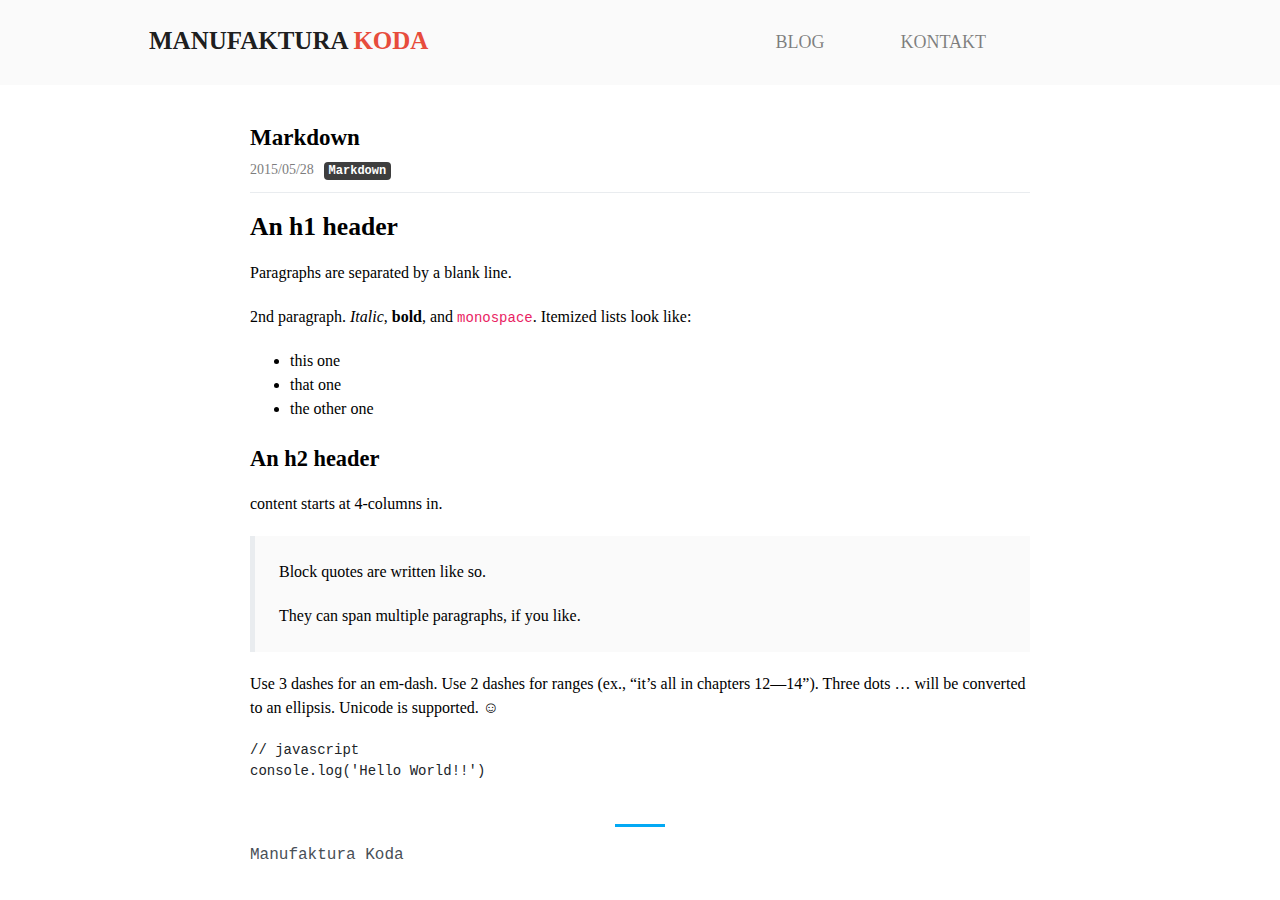
<file: hi-folks/index.html>
<!DOCTYPE html><html lang="en"><head><meta charSet="utf-8"/><meta http-equiv="X-UA-Compatible" content="IE=edge"/><meta name="viewport" content="width=device-width, initial-scale=1.0"/><link rel="preload" href="/component---src-layouts-index-js-24cfa556d8bcd1c240ed.js" as="script"/><link rel="preload" href="/component---src-templates-blog-post-js-115f983c768cc612467b.js" as="script"/><link rel="preload" href="/path---hi-folks-eb2e17920d09ece21fc5.js" as="script"/><link rel="preload" href="/app-9f72963e0191537da8f3.js" as="script"/><link rel="preload" href="/commons-5e13531ab4a8929b216e.js" as="script"/><link rel="manifest" href="/manifest.webmanifest"/><meta name="theme-color" content="#673ab7"/><title data-react-helmet="true">Markdown | Manufaktura Koda</title><meta data-react-helmet="true" name="twitter:card" content="summary"/><meta data-react-helmet="true" name="twitter:site" content="@/"/><meta data-react-helmet="true" property="og:title" content="Markdown"/><meta data-react-helmet="true" property="og:type" content="article"/><meta data-react-helmet="true" property="og:description" content="An h1 header
Paragraphs are separated by a blank line.
2nd paragraph. Italic, bold, and monospace. Itemized lists
look like:

this one
that one
the other one

An h2 header
content starts at 4-columns "/><meta data-react-helmet="true" property="og:url" content="https://manufakturakoda.com/hi-folks/"/><link rel="sitemap" type="application/xml" href="/sitemap.xml"/><style id="gatsby-inlined-css">.nlogo #mobile{display:none}@media (max-width:600px){.nlogo #mobile{display:block}.nlogo #desktop{display:none}}.navbar{height:85px}#crvena{color:#e74c3c}#desktop,#mobile{font-size:25px}#desktop{padding:0 133px}.nav-link{font-family:karla;font-size:18px}.navbar-brand{font-family:space mono}.navbar-nav>li{padding-left:30px;padding-right:30px}#mobile{float:left;padding:8px 50px}@media screen and (max-width:864px){.nlogo{padding:0}.nav-wrapper{position:fixed;top:0;left:0;width:100%;height:100%;z-index:-1;background:#ecf0f1;opacity:0;transition:all .2s ease}.nav-wrapper ul{position:absolute;top:50%;transform:translateY(-50%);width:100%}.nav-wrapper ul li{display:block;float:none;width:100%;text-align:right;margin-bottom:10px}.nav-wrapper ul li:first-child a{transition-delay:.2s}.nav-wrapper ul li:nth-child(2) a{transition-delay:.3s}.nav-wrapper ul li:nth-child(3) a{transition-delay:.4s}.nav-wrapper ul li:nth-child(4) a{transition-delay:.5s}.nav-wrapper ul li:not(:first-child){margin-left:0}.nav-wrapper ul li a{padding:10px 24px;opacity:0;color:#000;transform:translateX(-20px);transition:all .2s ease}.nav-btn{position:fixed;right:10px;top:10px;display:block;width:48px;height:48px;cursor:pointer;z-index:9999;border-radius:50%}.nav-btn i{display:block;width:20px;height:2px;background:#000;border-radius:2px;margin-left:14px}.nav-btn i:first-child{margin-top:16px}.nav-btn i:nth-child(2){margin-top:4px;opacity:1}.nav-btn i:nth-child(3){margin-top:4px}}#nav:checked+.nav-btn{transform:rotate(45deg)}#nav:checked+.nav-btn i{background:#000;transition:transform .2s ease}#nav:checked+.nav-btn i:first-child{transform:translateY(6px) rotate(180deg)}#nav:checked+.nav-btn i:nth-child(2){opacity:0}#nav:checked+.nav-btn i:nth-child(3){transform:translateY(-6px) rotate(90deg)}#nav:checked~.nav-wrapper{z-index:9990;opacity:1}#nav:checked~.nav-wrapper ul li a{opacity:1;transform:translateX(0)}.hidden{display:none}/*!
 * Bootstrap v4.1.1 (https://getbootstrap.com/)
 * Copyright 2011-2018 The Bootstrap Authors
 * Copyright 2011-2018 Twitter, Inc.
 * Licensed under MIT (https://github.com/twbs/bootstrap/blob/master/LICENSE)
 */:root{--blue:#03a9f4;--indigo:#3f51b5;--purple:#673ab7;--pink:#e91e63;--red:#e74c3c;--orange:#ff5722;--yellow:#ffab00;--green:#8bc34a;--teal:#009688;--cyan:#00bcd4;--white:#fff;--gray:#868e96;--gray-dark:#343a40;--primary:#03a9f4;--secondary:#868e96;--success:#8bc34a;--info:#00bcd4;--warning:#ffab00;--danger:#e74c3c;--light:#fafafa;--dark:#343a40;--breakpoint-xs:0;--breakpoint-sm:576px;--breakpoint-md:768px;--breakpoint-lg:992px;--breakpoint-xl:1200px;--font-family-sans-serif:-apple-system,BlinkMacSystemFont,"Segoe UI",Roboto,"Helvetica Neue",Arial,sans-serif,"Apple Color Emoji","Segoe UI Emoji","Segoe UI Symbol";--font-family-monospace:"BasisGrotesqueProMonoRegular","andale mono","SFMono-Regular",Menlo,Monaco,Consolas,"Liberation Mono","Courier New",monospace}*,:after,:before{box-sizing:border-box}html{font-family:sans-serif;line-height:1.15;-webkit-text-size-adjust:100%;-ms-text-size-adjust:100%;-ms-overflow-style:scrollbar;-webkit-tap-highlight-color:rgba(0,0,0,0)}@-ms-viewport{width:device-width}article,aside,figcaption,figure,footer,header,hgroup,main,nav,section{display:block}body{margin:0;font-family:BasisGrotesqueProMonoRegular,andale mono,SFMono-Regular,Menlo,Monaco,Consolas,Liberation Mono,Courier New,monospace;font-size:1rem;font-weight:400;line-height:1.5;color:#495057;text-align:left;background-color:#fff}[tabindex="-1"]:focus{outline:0!important}hr{box-sizing:content-box;height:0;overflow:visible}h1,h2,h3,h4,h5,h6{margin-top:0;margin-bottom:.5rem}p{margin-top:0;margin-bottom:1rem}abbr[data-original-title],abbr[title]{text-decoration:underline;text-decoration:underline dotted;cursor:help;border-bottom:0}address{font-style:normal;line-height:inherit}address,dl,ol,ul{margin-bottom:1rem}dl,ol,ul{margin-top:0}ol ol,ol ul,ul ol,ul ul{margin-bottom:0}dt{font-weight:700}dd{margin-bottom:.5rem;margin-left:0}blockquote{margin:0 0 1rem}dfn{font-style:italic}b,strong{font-weight:bolder}small{font-size:80%}sub,sup{position:relative;font-size:75%;line-height:0;vertical-align:baseline}sub{bottom:-.25em}sup{top:-.5em}a{color:#03a9f4;text-decoration:none;background-color:transparent;-webkit-text-decoration-skip:objects}a:hover{color:#0275a8;text-decoration:none}a:not([href]):not([tabindex]),a:not([href]):not([tabindex]):focus,a:not([href]):not([tabindex]):hover{color:inherit;text-decoration:none}a:not([href]):not([tabindex]):focus{outline:0}code,kbd,pre,samp{font-family:BasisGrotesqueProMonoRegular,andale mono,SFMono-Regular,Menlo,Monaco,Consolas,Liberation Mono,Courier New,monospace;font-size:1em}pre{margin-top:0;margin-bottom:1rem;overflow:auto;-ms-overflow-style:scrollbar}figure{margin:0 0 1rem}img{vertical-align:middle;border-style:none}svg:not(:root){overflow:hidden}table{border-collapse:collapse}caption{padding-top:.75rem;padding-bottom:.75rem;color:#868e96;text-align:left;caption-side:bottom}th{text-align:inherit}label{display:inline-block;margin-bottom:.5rem}button{border-radius:0}button:focus{outline:1px dotted;outline:5px auto -webkit-focus-ring-color}button,input,optgroup,select,textarea{margin:0;font-family:inherit;font-size:inherit;line-height:inherit}button,input{overflow:visible}button,select{text-transform:none}[type=reset],[type=submit],button,html [type=button]{-webkit-appearance:button}[type=button]::-moz-focus-inner,[type=reset]::-moz-focus-inner,[type=submit]::-moz-focus-inner,button::-moz-focus-inner{padding:0;border-style:none}input[type=checkbox],input[type=radio]{box-sizing:border-box;padding:0}input[type=date],input[type=datetime-local],input[type=month],input[type=time]{-webkit-appearance:listbox}textarea{overflow:auto;resize:vertical}fieldset{min-width:0;padding:0;margin:0;border:0}legend{display:block;width:100%;max-width:100%;padding:0;margin-bottom:.5rem;font-size:1.5rem;line-height:inherit;color:inherit;white-space:normal}progress{vertical-align:baseline}[type=number]::-webkit-inner-spin-button,[type=number]::-webkit-outer-spin-button{height:auto}[type=search]{outline-offset:-2px;-webkit-appearance:none}[type=search]::-webkit-search-cancel-button,[type=search]::-webkit-search-decoration{-webkit-appearance:none}::-webkit-file-upload-button{font:inherit;-webkit-appearance:button}output{display:inline-block}summary{display:list-item;cursor:pointer}template{display:none}[hidden]{display:none!important}.h1,.h2,.h3,.h4,.h5,.h6,h1,h2,h3,h4,h5,h6{margin-bottom:.5rem;font-family:inherit;font-weight:600;line-height:1.1;color:inherit}.h1,h1{font-size:1.6rem}.h2,h2{font-size:1.4rem}.h3,h3{font-size:1.2rem}.h4,h4{font-size:1.1rem}.h5,h5{font-size:1.05rem}.h6,h6{font-size:1rem}.lead{font-size:1.25rem;font-weight:300}.display-1{font-size:6rem}.display-1,.display-2{font-weight:300;line-height:1.1}.display-2{font-size:5.5rem}.display-3{font-size:4.5rem}.display-3,.display-4{font-weight:300;line-height:1.1}.display-4{font-size:3.5rem}hr{margin-top:1rem;margin-bottom:1rem;border:0;border-top:1px solid rgba(0,0,0,.1)}.small,small{font-size:80%;font-weight:400}.mark,mark{padding:.2em;background-color:#fcf8e3}.list-inline,.list-unstyled{padding-left:0;list-style:none}.list-inline-item{display:inline-block}.list-inline-item:not(:last-child){margin-right:.5rem}.initialism{font-size:90%;text-transform:uppercase}.blockquote{margin-bottom:1rem;font-size:1.25rem}.blockquote-footer{display:block;font-size:80%;color:#868e96}.blockquote-footer:before{content:"\2014   \A0"}.img-fluid,.img-thumbnail{max-width:100%;height:auto}.img-thumbnail{padding:.25rem;background-color:#fff;border:1px solid #dee2e6;border-radius:.25rem;box-shadow:0 1px 2px rgba(0,0,0,.075)}.figure{display:inline-block}.figure-img{margin-bottom:.5rem;line-height:1}.figure-caption{font-size:90%;color:#868e96}code{font-size:87.5%;color:#e91e63;word-break:break-word}a>code{color:inherit}kbd{padding:.2rem .4rem;font-size:87.5%;color:#fff;background-color:#212529;border-radius:.2rem;box-shadow:inset 0 -.1rem 0 rgba(0,0,0,.25)}kbd kbd{padding:0;font-size:100%;font-weight:700;box-shadow:none}pre{display:block;font-size:87.5%;color:#212529}pre code{font-size:inherit;color:inherit;word-break:normal}.pre-scrollable{max-height:340px;overflow-y:scroll}.container{width:100%;padding-right:15px;padding-left:15px;margin-right:auto;margin-left:auto}@media (min-width:576px){.container{max-width:540px}}@media (min-width:768px){.container{max-width:640px}}@media (min-width:992px){.container{max-width:740px}}@media (min-width:1200px){.container{max-width:840px}}.container-fluid{width:100%;padding-right:15px;padding-left:15px;margin-right:auto;margin-left:auto}.row{display:flex;flex-wrap:wrap;margin-right:-15px;margin-left:-15px}.no-gutters{margin-right:0;margin-left:0}.no-gutters>.col,.no-gutters>[class*=col-]{padding-right:0;padding-left:0}.col,.col-1,.col-2,.col-3,.col-4,.col-5,.col-6,.col-7,.col-8,.col-9,.col-10,.col-11,.col-12,.col-auto,.col-lg,.col-lg-1,.col-lg-2,.col-lg-3,.col-lg-4,.col-lg-5,.col-lg-6,.col-lg-7,.col-lg-8,.col-lg-9,.col-lg-10,.col-lg-11,.col-lg-12,.col-lg-auto,.col-md,.col-md-1,.col-md-2,.col-md-3,.col-md-4,.col-md-5,.col-md-6,.col-md-7,.col-md-8,.col-md-9,.col-md-10,.col-md-11,.col-md-12,.col-md-auto,.col-sm,.col-sm-1,.col-sm-2,.col-sm-3,.col-sm-4,.col-sm-5,.col-sm-6,.col-sm-7,.col-sm-8,.col-sm-9,.col-sm-10,.col-sm-11,.col-sm-12,.col-sm-auto,.col-xl,.col-xl-1,.col-xl-2,.col-xl-3,.col-xl-4,.col-xl-5,.col-xl-6,.col-xl-7,.col-xl-8,.col-xl-9,.col-xl-10,.col-xl-11,.col-xl-12,.col-xl-auto{position:relative;width:100%;min-height:1px;padding-right:15px;padding-left:15px}.col{flex-basis:0;flex-grow:1;max-width:100%}.col-auto{flex:0 0 auto;width:auto;max-width:none}.col-1{flex:0 0 8.33333%;max-width:8.33333%}.col-2{flex:0 0 16.66667%;max-width:16.66667%}.col-3{flex:0 0 25%;max-width:25%}.col-4{flex:0 0 33.33333%;max-width:33.33333%}.col-5{flex:0 0 41.66667%;max-width:41.66667%}.col-6{flex:0 0 50%;max-width:50%}.col-7{flex:0 0 58.33333%;max-width:58.33333%}.col-8{flex:0 0 66.66667%;max-width:66.66667%}.col-9{flex:0 0 75%;max-width:75%}.col-10{flex:0 0 83.33333%;max-width:83.33333%}.col-11{flex:0 0 91.66667%;max-width:91.66667%}.col-12{flex:0 0 100%;max-width:100%}.order-first{order:-1}.order-last{order:13}.order-0{order:0}.order-1{order:1}.order-2{order:2}.order-3{order:3}.order-4{order:4}.order-5{order:5}.order-6{order:6}.order-7{order:7}.order-8{order:8}.order-9{order:9}.order-10{order:10}.order-11{order:11}.order-12{order:12}.offset-1{margin-left:8.33333%}.offset-2{margin-left:16.66667%}.offset-3{margin-left:25%}.offset-4{margin-left:33.33333%}.offset-5{margin-left:41.66667%}.offset-6{margin-left:50%}.offset-7{margin-left:58.33333%}.offset-8{margin-left:66.66667%}.offset-9{margin-left:75%}.offset-10{margin-left:83.33333%}.offset-11{margin-left:91.66667%}@media (min-width:576px){.col-sm{flex-basis:0;flex-grow:1;max-width:100%}.col-sm-auto{flex:0 0 auto;width:auto;max-width:none}.col-sm-1{flex:0 0 8.33333%;max-width:8.33333%}.col-sm-2{flex:0 0 16.66667%;max-width:16.66667%}.col-sm-3{flex:0 0 25%;max-width:25%}.col-sm-4{flex:0 0 33.33333%;max-width:33.33333%}.col-sm-5{flex:0 0 41.66667%;max-width:41.66667%}.col-sm-6{flex:0 0 50%;max-width:50%}.col-sm-7{flex:0 0 58.33333%;max-width:58.33333%}.col-sm-8{flex:0 0 66.66667%;max-width:66.66667%}.col-sm-9{flex:0 0 75%;max-width:75%}.col-sm-10{flex:0 0 83.33333%;max-width:83.33333%}.col-sm-11{flex:0 0 91.66667%;max-width:91.66667%}.col-sm-12{flex:0 0 100%;max-width:100%}.order-sm-first{order:-1}.order-sm-last{order:13}.order-sm-0{order:0}.order-sm-1{order:1}.order-sm-2{order:2}.order-sm-3{order:3}.order-sm-4{order:4}.order-sm-5{order:5}.order-sm-6{order:6}.order-sm-7{order:7}.order-sm-8{order:8}.order-sm-9{order:9}.order-sm-10{order:10}.order-sm-11{order:11}.order-sm-12{order:12}.offset-sm-0{margin-left:0}.offset-sm-1{margin-left:8.33333%}.offset-sm-2{margin-left:16.66667%}.offset-sm-3{margin-left:25%}.offset-sm-4{margin-left:33.33333%}.offset-sm-5{margin-left:41.66667%}.offset-sm-6{margin-left:50%}.offset-sm-7{margin-left:58.33333%}.offset-sm-8{margin-left:66.66667%}.offset-sm-9{margin-left:75%}.offset-sm-10{margin-left:83.33333%}.offset-sm-11{margin-left:91.66667%}}@media (min-width:768px){.col-md{flex-basis:0;flex-grow:1;max-width:100%}.col-md-auto{flex:0 0 auto;width:auto;max-width:none}.col-md-1{flex:0 0 8.33333%;max-width:8.33333%}.col-md-2{flex:0 0 16.66667%;max-width:16.66667%}.col-md-3{flex:0 0 25%;max-width:25%}.col-md-4{flex:0 0 33.33333%;max-width:33.33333%}.col-md-5{flex:0 0 41.66667%;max-width:41.66667%}.col-md-6{flex:0 0 50%;max-width:50%}.col-md-7{flex:0 0 58.33333%;max-width:58.33333%}.col-md-8{flex:0 0 66.66667%;max-width:66.66667%}.col-md-9{flex:0 0 75%;max-width:75%}.col-md-10{flex:0 0 83.33333%;max-width:83.33333%}.col-md-11{flex:0 0 91.66667%;max-width:91.66667%}.col-md-12{flex:0 0 100%;max-width:100%}.order-md-first{order:-1}.order-md-last{order:13}.order-md-0{order:0}.order-md-1{order:1}.order-md-2{order:2}.order-md-3{order:3}.order-md-4{order:4}.order-md-5{order:5}.order-md-6{order:6}.order-md-7{order:7}.order-md-8{order:8}.order-md-9{order:9}.order-md-10{order:10}.order-md-11{order:11}.order-md-12{order:12}.offset-md-0{margin-left:0}.offset-md-1{margin-left:8.33333%}.offset-md-2{margin-left:16.66667%}.offset-md-3{margin-left:25%}.offset-md-4{margin-left:33.33333%}.offset-md-5{margin-left:41.66667%}.offset-md-6{margin-left:50%}.offset-md-7{margin-left:58.33333%}.offset-md-8{margin-left:66.66667%}.offset-md-9{margin-left:75%}.offset-md-10{margin-left:83.33333%}.offset-md-11{margin-left:91.66667%}}@media (min-width:992px){.col-lg{flex-basis:0;flex-grow:1;max-width:100%}.col-lg-auto{flex:0 0 auto;width:auto;max-width:none}.col-lg-1{flex:0 0 8.33333%;max-width:8.33333%}.col-lg-2{flex:0 0 16.66667%;max-width:16.66667%}.col-lg-3{flex:0 0 25%;max-width:25%}.col-lg-4{flex:0 0 33.33333%;max-width:33.33333%}.col-lg-5{flex:0 0 41.66667%;max-width:41.66667%}.col-lg-6{flex:0 0 50%;max-width:50%}.col-lg-7{flex:0 0 58.33333%;max-width:58.33333%}.col-lg-8{flex:0 0 66.66667%;max-width:66.66667%}.col-lg-9{flex:0 0 75%;max-width:75%}.col-lg-10{flex:0 0 83.33333%;max-width:83.33333%}.col-lg-11{flex:0 0 91.66667%;max-width:91.66667%}.col-lg-12{flex:0 0 100%;max-width:100%}.order-lg-first{order:-1}.order-lg-last{order:13}.order-lg-0{order:0}.order-lg-1{order:1}.order-lg-2{order:2}.order-lg-3{order:3}.order-lg-4{order:4}.order-lg-5{order:5}.order-lg-6{order:6}.order-lg-7{order:7}.order-lg-8{order:8}.order-lg-9{order:9}.order-lg-10{order:10}.order-lg-11{order:11}.order-lg-12{order:12}.offset-lg-0{margin-left:0}.offset-lg-1{margin-left:8.33333%}.offset-lg-2{margin-left:16.66667%}.offset-lg-3{margin-left:25%}.offset-lg-4{margin-left:33.33333%}.offset-lg-5{margin-left:41.66667%}.offset-lg-6{margin-left:50%}.offset-lg-7{margin-left:58.33333%}.offset-lg-8{margin-left:66.66667%}.offset-lg-9{margin-left:75%}.offset-lg-10{margin-left:83.33333%}.offset-lg-11{margin-left:91.66667%}}@media (min-width:1200px){.col-xl{flex-basis:0;flex-grow:1;max-width:100%}.col-xl-auto{flex:0 0 auto;width:auto;max-width:none}.col-xl-1{flex:0 0 8.33333%;max-width:8.33333%}.col-xl-2{flex:0 0 16.66667%;max-width:16.66667%}.col-xl-3{flex:0 0 25%;max-width:25%}.col-xl-4{flex:0 0 33.33333%;max-width:33.33333%}.col-xl-5{flex:0 0 41.66667%;max-width:41.66667%}.col-xl-6{flex:0 0 50%;max-width:50%}.col-xl-7{flex:0 0 58.33333%;max-width:58.33333%}.col-xl-8{flex:0 0 66.66667%;max-width:66.66667%}.col-xl-9{flex:0 0 75%;max-width:75%}.col-xl-10{flex:0 0 83.33333%;max-width:83.33333%}.col-xl-11{flex:0 0 91.66667%;max-width:91.66667%}.col-xl-12{flex:0 0 100%;max-width:100%}.order-xl-first{order:-1}.order-xl-last{order:13}.order-xl-0{order:0}.order-xl-1{order:1}.order-xl-2{order:2}.order-xl-3{order:3}.order-xl-4{order:4}.order-xl-5{order:5}.order-xl-6{order:6}.order-xl-7{order:7}.order-xl-8{order:8}.order-xl-9{order:9}.order-xl-10{order:10}.order-xl-11{order:11}.order-xl-12{order:12}.offset-xl-0{margin-left:0}.offset-xl-1{margin-left:8.33333%}.offset-xl-2{margin-left:16.66667%}.offset-xl-3{margin-left:25%}.offset-xl-4{margin-left:33.33333%}.offset-xl-5{margin-left:41.66667%}.offset-xl-6{margin-left:50%}.offset-xl-7{margin-left:58.33333%}.offset-xl-8{margin-left:66.66667%}.offset-xl-9{margin-left:75%}.offset-xl-10{margin-left:83.33333%}.offset-xl-11{margin-left:91.66667%}}.table{width:100%;max-width:100%;margin-bottom:1rem;background-color:transparent}.table td,.table th{padding:.75rem;vertical-align:top;border-top:1px solid #dee2e6}.table thead th{vertical-align:bottom;border-bottom:2px solid #dee2e6}.table tbody+tbody{border-top:2px solid #dee2e6}.table .table{background-color:#fff}.table-sm td,.table-sm th{padding:.3rem}.table-bordered,.table-bordered td,.table-bordered th{border:1px solid #dee2e6}.table-bordered thead td,.table-bordered thead th{border-bottom-width:2px}.table-borderless tbody+tbody,.table-borderless td,.table-borderless th,.table-borderless thead th{border:0}.table-striped tbody tr:nth-of-type(odd){background-color:rgba(0,0,0,.05)}.table-hover tbody tr:hover{background-color:rgba(0,0,0,.075)}.table-primary,.table-primary>td,.table-primary>th{background-color:#b8e7fc}.table-hover .table-primary:hover,.table-hover .table-primary:hover>td,.table-hover .table-primary:hover>th{background-color:#a0dffb}.table-secondary,.table-secondary>td,.table-secondary>th{background-color:#dddfe2}.table-hover .table-secondary:hover,.table-hover .table-secondary:hover>td,.table-hover .table-secondary:hover>th{background-color:#cfd2d6}.table-success,.table-success>td,.table-success>th{background-color:#dfeecc}.table-hover .table-success:hover,.table-hover .table-success:hover>td,.table-hover .table-success:hover>th{background-color:#d3e8b9}.table-info,.table-info>td,.table-info>th{background-color:#b8ecf3}.table-hover .table-info:hover,.table-hover .table-info:hover>td,.table-hover .table-info:hover>th{background-color:#a2e6ef}.table-warning,.table-warning>td,.table-warning>th{background-color:#ffe7b8}.table-hover .table-warning:hover,.table-hover .table-warning:hover>td,.table-hover .table-warning:hover>th{background-color:#ffde9f}.table-danger,.table-danger>td,.table-danger>th{background-color:#f8cdc8}.table-hover .table-danger:hover,.table-hover .table-danger:hover>td,.table-hover .table-danger:hover>th{background-color:#f5b8b1}.table-light,.table-light>td,.table-light>th{background-color:#fefefe}.table-hover .table-light:hover,.table-hover .table-light:hover>td,.table-hover .table-light:hover>th{background-color:#f1f1f1}.table-dark,.table-dark>td,.table-dark>th{background-color:#c6c8ca}.table-hover .table-dark:hover,.table-hover .table-dark:hover>td,.table-hover .table-dark:hover>th{background-color:#b9bbbe}.table-active,.table-active>td,.table-active>th,.table-hover .table-active:hover,.table-hover .table-active:hover>td,.table-hover .table-active:hover>th{background-color:rgba(0,0,0,.075)}.table .thead-dark th{color:#fff;background-color:#212529;border-color:#32383e}.table .thead-light th{color:#495057;background-color:#e9ecef;border-color:#dee2e6}.table-dark{color:#fff;background-color:#212529}.table-dark td,.table-dark th,.table-dark thead th{border-color:#32383e}.table-dark.table-bordered{border:0}.table-dark.table-striped tbody tr:nth-of-type(odd){background-color:hsla(0,0%,100%,.05)}.table-dark.table-hover tbody tr:hover{background-color:hsla(0,0%,100%,.075)}@media (max-width:575.98px){.table-responsive-sm{display:block;width:100%;overflow-x:auto;-webkit-overflow-scrolling:touch;-ms-overflow-style:-ms-autohiding-scrollbar}.table-responsive-sm>.table-bordered{border:0}}@media (max-width:767.98px){.table-responsive-md{display:block;width:100%;overflow-x:auto;-webkit-overflow-scrolling:touch;-ms-overflow-style:-ms-autohiding-scrollbar}.table-responsive-md>.table-bordered{border:0}}@media (max-width:991.98px){.table-responsive-lg{display:block;width:100%;overflow-x:auto;-webkit-overflow-scrolling:touch;-ms-overflow-style:-ms-autohiding-scrollbar}.table-responsive-lg>.table-bordered{border:0}}@media (max-width:1199.98px){.table-responsive-xl{display:block;width:100%;overflow-x:auto;-webkit-overflow-scrolling:touch;-ms-overflow-style:-ms-autohiding-scrollbar}.table-responsive-xl>.table-bordered{border:0}}.table-responsive{display:block;width:100%;overflow-x:auto;-webkit-overflow-scrolling:touch;-ms-overflow-style:-ms-autohiding-scrollbar}.table-responsive>.table-bordered{border:0}.form-control{display:block;width:100%;padding:.375rem .75rem;font-size:1rem;line-height:1.5;color:#495057;background-color:#fff;background-clip:padding-box;border:1px solid #ced4da;border-radius:.25rem;box-shadow:inset 0 1px 1px rgba(0,0,0,.075)}@media screen and (prefers-reduced-motion:reduce){.form-control{transition:none}}.form-control::-ms-expand{background-color:transparent;border:0}.form-control:focus{color:#495057;background-color:#fff;border-color:#79d4fd;outline:0;box-shadow:inset 0 1px 1px rgba(0,0,0,.075),0 0 0 .2rem rgba(3,169,244,.25)}.form-control::placeholder{color:#868e96;opacity:1}.form-control:disabled,.form-control[readonly]{background-color:#e9ecef;opacity:1}select.form-control:not([size]):not([multiple]){height:calc(2.25rem + 2px)}select.form-control:focus::-ms-value{color:#495057;background-color:#fff}.form-control-file,.form-control-range{display:block;width:100%}.col-form-label{padding-top:calc(.375rem + 1px);padding-bottom:calc(.375rem + 1px);margin-bottom:0;font-size:inherit;line-height:1.5}.col-form-label-lg{padding-top:calc(.5rem + 1px);padding-bottom:calc(.5rem + 1px);font-size:1.25rem;line-height:1.5}.col-form-label-sm{padding-top:calc(.25rem + 1px);padding-bottom:calc(.25rem + 1px);font-size:.875rem;line-height:1.5}.form-control-plaintext{display:block;width:100%;padding-top:.375rem;padding-bottom:.375rem;margin-bottom:0;line-height:1.5;color:#495057;background-color:transparent;border:solid transparent;border-width:1px 0}.form-control-plaintext.form-control-lg,.form-control-plaintext.form-control-sm,.input-group-lg>.form-control-plaintext.form-control,.input-group-lg>.input-group-append>.form-control-plaintext.btn,.input-group-lg>.input-group-append>.form-control-plaintext.input-group-text,.input-group-lg>.input-group-prepend>.form-control-plaintext.btn,.input-group-lg>.input-group-prepend>.form-control-plaintext.input-group-text,.input-group-sm>.form-control-plaintext.form-control,.input-group-sm>.input-group-append>.form-control-plaintext.btn,.input-group-sm>.input-group-append>.form-control-plaintext.input-group-text,.input-group-sm>.input-group-prepend>.form-control-plaintext.btn,.input-group-sm>.input-group-prepend>.form-control-plaintext.input-group-text{padding-right:0;padding-left:0}.form-control-sm,.input-group-sm>.form-control,.input-group-sm>.input-group-append>.btn,.input-group-sm>.input-group-append>.input-group-text,.input-group-sm>.input-group-prepend>.btn,.input-group-sm>.input-group-prepend>.input-group-text{padding:.25rem .5rem;font-size:.875rem;line-height:1.5;border-radius:.2rem}.input-group-sm>.input-group-append>select.btn:not([size]):not([multiple]),.input-group-sm>.input-group-append>select.input-group-text:not([size]):not([multiple]),.input-group-sm>.input-group-prepend>select.btn:not([size]):not([multiple]),.input-group-sm>.input-group-prepend>select.input-group-text:not([size]):not([multiple]),.input-group-sm>select.form-control:not([size]):not([multiple]),select.form-control-sm:not([size]):not([multiple]){height:calc(1.8125rem + 2px)}.form-control-lg,.input-group-lg>.form-control,.input-group-lg>.input-group-append>.btn,.input-group-lg>.input-group-append>.input-group-text,.input-group-lg>.input-group-prepend>.btn,.input-group-lg>.input-group-prepend>.input-group-text{padding:.5rem 1rem;font-size:1.25rem;line-height:1.5;border-radius:.3rem}.input-group-lg>.input-group-append>select.btn:not([size]):not([multiple]),.input-group-lg>.input-group-append>select.input-group-text:not([size]):not([multiple]),.input-group-lg>.input-group-prepend>select.btn:not([size]):not([multiple]),.input-group-lg>.input-group-prepend>select.input-group-text:not([size]):not([multiple]),.input-group-lg>select.form-control:not([size]):not([multiple]),select.form-control-lg:not([size]):not([multiple]){height:calc(2.875rem + 2px)}.form-group{margin-bottom:1rem}.form-text{display:block;margin-top:.25rem}.form-row{display:flex;flex-wrap:wrap;margin-right:-5px;margin-left:-5px}.form-row>.col,.form-row>[class*=col-]{padding-right:5px;padding-left:5px}.form-check{position:relative;display:block;padding-left:1.25rem}.form-check-input{position:absolute;margin-top:.3rem;margin-left:-1.25rem}.form-check-input:disabled~.form-check-label{color:#868e96}.form-check-label{margin-bottom:0}.form-check-inline{display:inline-flex;align-items:center;padding-left:0;margin-right:.75rem}.form-check-inline .form-check-input{position:static;margin-top:0;margin-right:.3125rem;margin-left:0}.valid-feedback{display:none;width:100%;margin-top:.25rem;font-size:80%;color:#8bc34a}.valid-tooltip{position:absolute;top:100%;z-index:5;display:none;max-width:100%;padding:.5rem;margin-top:.1rem;font-size:.875rem;line-height:1;color:#fff;background-color:rgba(139,195,74,.8);border-radius:.2rem}.custom-select.is-valid,.form-control.is-valid,.was-validated .custom-select:valid,.was-validated .form-control:valid{border-color:#8bc34a}.custom-select.is-valid:focus,.form-control.is-valid:focus,.was-validated .custom-select:valid:focus,.was-validated .form-control:valid:focus{border-color:#8bc34a;box-shadow:0 0 0 .2rem rgba(139,195,74,.25)}.custom-select.is-valid~.valid-feedback,.custom-select.is-valid~.valid-tooltip,.form-control-file.is-valid~.valid-feedback,.form-control-file.is-valid~.valid-tooltip,.form-control.is-valid~.valid-feedback,.form-control.is-valid~.valid-tooltip,.was-validated .custom-select:valid~.valid-feedback,.was-validated .custom-select:valid~.valid-tooltip,.was-validated .form-control-file:valid~.valid-feedback,.was-validated .form-control-file:valid~.valid-tooltip,.was-validated .form-control:valid~.valid-feedback,.was-validated .form-control:valid~.valid-tooltip{display:block}.form-check-input.is-valid~.form-check-label,.was-validated .form-check-input:valid~.form-check-label{color:#8bc34a}.form-check-input.is-valid~.valid-feedback,.form-check-input.is-valid~.valid-tooltip,.was-validated .form-check-input:valid~.valid-feedback,.was-validated .form-check-input:valid~.valid-tooltip{display:block}.custom-control-input.is-valid~.custom-control-label,.was-validated .custom-control-input:valid~.custom-control-label{color:#8bc34a}.custom-control-input.is-valid~.custom-control-label:before,.was-validated .custom-control-input:valid~.custom-control-label:before{background-color:#c8e3aa}.custom-control-input.is-valid~.valid-feedback,.custom-control-input.is-valid~.valid-tooltip,.was-validated .custom-control-input:valid~.valid-feedback,.was-validated .custom-control-input:valid~.valid-tooltip{display:block}.custom-control-input.is-valid:checked~.custom-control-label:before,.was-validated .custom-control-input:valid:checked~.custom-control-label:before{background-color:#a4d070}.custom-control-input.is-valid:focus~.custom-control-label:before,.was-validated .custom-control-input:valid:focus~.custom-control-label:before{box-shadow:0 0 0 1px #fff,0 0 0 .2rem rgba(139,195,74,.25)}.custom-file-input.is-valid~.custom-file-label,.was-validated .custom-file-input:valid~.custom-file-label{border-color:#8bc34a}.custom-file-input.is-valid~.custom-file-label:before,.was-validated .custom-file-input:valid~.custom-file-label:before{border-color:inherit}.custom-file-input.is-valid~.valid-feedback,.custom-file-input.is-valid~.valid-tooltip,.was-validated .custom-file-input:valid~.valid-feedback,.was-validated .custom-file-input:valid~.valid-tooltip{display:block}.custom-file-input.is-valid:focus~.custom-file-label,.was-validated .custom-file-input:valid:focus~.custom-file-label{box-shadow:0 0 0 .2rem rgba(139,195,74,.25)}.invalid-feedback{display:none;width:100%;margin-top:.25rem;font-size:80%;color:#e74c3c}.invalid-tooltip{position:absolute;top:100%;z-index:5;display:none;max-width:100%;padding:.5rem;margin-top:.1rem;font-size:.875rem;line-height:1;color:#fff;background-color:rgba(231,76,60,.8);border-radius:.2rem}.custom-select.is-invalid,.form-control.is-invalid,.was-validated .custom-select:invalid,.was-validated .form-control:invalid{border-color:#e74c3c}.custom-select.is-invalid:focus,.form-control.is-invalid:focus,.was-validated .custom-select:invalid:focus,.was-validated .form-control:invalid:focus{border-color:#e74c3c;box-shadow:0 0 0 .2rem rgba(231,76,60,.25)}.custom-select.is-invalid~.invalid-feedback,.custom-select.is-invalid~.invalid-tooltip,.form-control-file.is-invalid~.invalid-feedback,.form-control-file.is-invalid~.invalid-tooltip,.form-control.is-invalid~.invalid-feedback,.form-control.is-invalid~.invalid-tooltip,.was-validated .custom-select:invalid~.invalid-feedback,.was-validated .custom-select:invalid~.invalid-tooltip,.was-validated .form-control-file:invalid~.invalid-feedback,.was-validated .form-control-file:invalid~.invalid-tooltip,.was-validated .form-control:invalid~.invalid-feedback,.was-validated .form-control:invalid~.invalid-tooltip{display:block}.form-check-input.is-invalid~.form-check-label,.was-validated .form-check-input:invalid~.form-check-label{color:#e74c3c}.form-check-input.is-invalid~.invalid-feedback,.form-check-input.is-invalid~.invalid-tooltip,.was-validated .form-check-input:invalid~.invalid-feedback,.was-validated .form-check-input:invalid~.invalid-tooltip{display:block}.custom-control-input.is-invalid~.custom-control-label,.was-validated .custom-control-input:invalid~.custom-control-label{color:#e74c3c}.custom-control-input.is-invalid~.custom-control-label:before,.was-validated .custom-control-input:invalid~.custom-control-label:before{background-color:#f5b4ae}.custom-control-input.is-invalid~.invalid-feedback,.custom-control-input.is-invalid~.invalid-tooltip,.was-validated .custom-control-input:invalid~.invalid-feedback,.was-validated .custom-control-input:invalid~.invalid-tooltip{display:block}.custom-control-input.is-invalid:checked~.custom-control-label:before,.was-validated .custom-control-input:invalid:checked~.custom-control-label:before{background-color:#ed7669}.custom-control-input.is-invalid:focus~.custom-control-label:before,.was-validated .custom-control-input:invalid:focus~.custom-control-label:before{box-shadow:0 0 0 1px #fff,0 0 0 .2rem rgba(231,76,60,.25)}.custom-file-input.is-invalid~.custom-file-label,.was-validated .custom-file-input:invalid~.custom-file-label{border-color:#e74c3c}.custom-file-input.is-invalid~.custom-file-label:before,.was-validated .custom-file-input:invalid~.custom-file-label:before{border-color:inherit}.custom-file-input.is-invalid~.invalid-feedback,.custom-file-input.is-invalid~.invalid-tooltip,.was-validated .custom-file-input:invalid~.invalid-feedback,.was-validated .custom-file-input:invalid~.invalid-tooltip{display:block}.custom-file-input.is-invalid:focus~.custom-file-label,.was-validated .custom-file-input:invalid:focus~.custom-file-label{box-shadow:0 0 0 .2rem rgba(231,76,60,.25)}.form-inline{display:flex;flex-flow:row wrap;align-items:center}.form-inline .form-check{width:100%}@media (min-width:576px){.form-inline label{justify-content:center}.form-inline .form-group,.form-inline label{display:flex;align-items:center;margin-bottom:0}.form-inline .form-group{flex:0 0 auto;flex-flow:row wrap}.form-inline .form-control{display:inline-block;width:auto;vertical-align:middle}.form-inline .form-control-plaintext{display:inline-block}.form-inline .custom-select,.form-inline .input-group{width:auto}.form-inline .form-check{display:flex;align-items:center;justify-content:center;width:auto;padding-left:0}.form-inline .form-check-input{position:relative;margin-top:0;margin-right:.25rem;margin-left:0}.form-inline .custom-control{align-items:center;justify-content:center}.form-inline .custom-control-label{margin-bottom:0}}.btn{display:inline-block;font-weight:400;text-align:center;white-space:nowrap;vertical-align:middle;user-select:none;border:1px solid transparent;padding:.375rem .75rem;font-size:1rem;line-height:1.5;border-radius:.25rem}@media screen and (prefers-reduced-motion:reduce){.btn{transition:none}}.btn:focus,.btn:hover{text-decoration:none}.btn.focus,.btn:focus{outline:0;box-shadow:0 0 0 .2rem rgba(3,169,244,.25)}.btn.disabled,.btn:disabled{opacity:.65;box-shadow:none}.btn:not(:disabled):not(.disabled){cursor:pointer}.btn:not(:disabled):not(.disabled).active,.btn:not(:disabled):not(.disabled):active{background-image:none;box-shadow:inset 0 3px 5px rgba(0,0,0,.125)}.btn:not(:disabled):not(.disabled).active:focus,.btn:not(:disabled):not(.disabled):active:focus{box-shadow:0 0 0 .2rem rgba(3,169,244,.25),inset 0 3px 5px rgba(0,0,0,.125)}a.btn.disabled,fieldset:disabled a.btn{pointer-events:none}.btn-primary{color:#fff;background-color:#03a9f4;border-color:#03a9f4;box-shadow:inset 0 1px 0 hsla(0,0%,100%,.15),0 1px 1px rgba(0,0,0,.075)}.btn-primary:hover{color:#fff;background-color:#038fce;border-color:#0286c2}.btn-primary.focus,.btn-primary:focus{box-shadow:inset 0 1px 0 hsla(0,0%,100%,.15),0 1px 1px rgba(0,0,0,.075),0 0 0 .2rem rgba(3,169,244,.5)}.btn-primary.disabled,.btn-primary:disabled{color:#fff;background-color:#03a9f4;border-color:#03a9f4}.btn-primary:not(:disabled):not(.disabled).active,.btn-primary:not(:disabled):not(.disabled):active,.show>.btn-primary.dropdown-toggle{color:#fff;background-color:#0286c2;border-color:#027db5}.btn-primary:not(:disabled):not(.disabled).active:focus,.btn-primary:not(:disabled):not(.disabled):active:focus,.show>.btn-primary.dropdown-toggle:focus{box-shadow:inset 0 3px 5px rgba(0,0,0,.125),0 0 0 .2rem rgba(3,169,244,.5)}.btn-secondary{color:#fff;background-color:#868e96;border-color:#868e96;box-shadow:inset 0 1px 0 hsla(0,0%,100%,.15),0 1px 1px rgba(0,0,0,.075)}.btn-secondary:hover{color:#fff;background-color:#727b84;border-color:#6c757d}.btn-secondary.focus,.btn-secondary:focus{box-shadow:inset 0 1px 0 hsla(0,0%,100%,.15),0 1px 1px rgba(0,0,0,.075),0 0 0 .2rem hsla(210,7%,56%,.5)}.btn-secondary.disabled,.btn-secondary:disabled{color:#fff;background-color:#868e96;border-color:#868e96}.btn-secondary:not(:disabled):not(.disabled).active,.btn-secondary:not(:disabled):not(.disabled):active,.show>.btn-secondary.dropdown-toggle{color:#fff;background-color:#6c757d;border-color:#666e76}.btn-secondary:not(:disabled):not(.disabled).active:focus,.btn-secondary:not(:disabled):not(.disabled):active:focus,.show>.btn-secondary.dropdown-toggle:focus{box-shadow:inset 0 3px 5px rgba(0,0,0,.125),0 0 0 .2rem hsla(210,7%,56%,.5)}.btn-success{color:#212529;background-color:#8bc34a;border-color:#8bc34a;box-shadow:inset 0 1px 0 hsla(0,0%,100%,.15),0 1px 1px rgba(0,0,0,.075)}.btn-success:hover{color:#fff;background-color:#78ad39;border-color:#71a436}.btn-success.focus,.btn-success:focus{box-shadow:inset 0 1px 0 hsla(0,0%,100%,.15),0 1px 1px rgba(0,0,0,.075),0 0 0 .2rem rgba(139,195,74,.5)}.btn-success.disabled,.btn-success:disabled{color:#212529;background-color:#8bc34a;border-color:#8bc34a}.btn-success:not(:disabled):not(.disabled).active,.btn-success:not(:disabled):not(.disabled):active,.show>.btn-success.dropdown-toggle{color:#fff;background-color:#71a436;border-color:#6a9a33}.btn-success:not(:disabled):not(.disabled).active:focus,.btn-success:not(:disabled):not(.disabled):active:focus,.show>.btn-success.dropdown-toggle:focus{box-shadow:inset 0 3px 5px rgba(0,0,0,.125),0 0 0 .2rem rgba(139,195,74,.5)}.btn-info{color:#fff;background-color:#00bcd4;border-color:#00bcd4;box-shadow:inset 0 1px 0 hsla(0,0%,100%,.15),0 1px 1px rgba(0,0,0,.075)}.btn-info:hover{color:#fff;background-color:#009aae;border-color:#008fa1}.btn-info.focus,.btn-info:focus{box-shadow:inset 0 1px 0 hsla(0,0%,100%,.15),0 1px 1px rgba(0,0,0,.075),0 0 0 .2rem rgba(0,188,212,.5)}.btn-info.disabled,.btn-info:disabled{color:#fff;background-color:#00bcd4;border-color:#00bcd4}.btn-info:not(:disabled):not(.disabled).active,.btn-info:not(:disabled):not(.disabled):active,.show>.btn-info.dropdown-toggle{color:#fff;background-color:#008fa1;border-color:#008394}.btn-info:not(:disabled):not(.disabled).active:focus,.btn-info:not(:disabled):not(.disabled):active:focus,.show>.btn-info.dropdown-toggle:focus{box-shadow:inset 0 3px 5px rgba(0,0,0,.125),0 0 0 .2rem rgba(0,188,212,.5)}.btn-warning{color:#212529;background-color:#ffab00;border-color:#ffab00;box-shadow:inset 0 1px 0 hsla(0,0%,100%,.15),0 1px 1px rgba(0,0,0,.075)}.btn-warning:hover{color:#212529;background-color:#d99100;border-color:#cc8900}.btn-warning.focus,.btn-warning:focus{box-shadow:inset 0 1px 0 hsla(0,0%,100%,.15),0 1px 1px rgba(0,0,0,.075),0 0 0 .2rem rgba(255,171,0,.5)}.btn-warning.disabled,.btn-warning:disabled{color:#212529;background-color:#ffab00;border-color:#ffab00}.btn-warning:not(:disabled):not(.disabled).active,.btn-warning:not(:disabled):not(.disabled):active,.show>.btn-warning.dropdown-toggle{color:#fff;background-color:#cc8900;border-color:#bf8000}.btn-warning:not(:disabled):not(.disabled).active:focus,.btn-warning:not(:disabled):not(.disabled):active:focus,.show>.btn-warning.dropdown-toggle:focus{box-shadow:inset 0 3px 5px rgba(0,0,0,.125),0 0 0 .2rem rgba(255,171,0,.5)}.btn-danger{color:#fff;background-color:#e74c3c;border-color:#e74c3c;box-shadow:inset 0 1px 0 hsla(0,0%,100%,.15),0 1px 1px rgba(0,0,0,.075)}.btn-danger:hover{color:#fff;background-color:#e12e1c;border-color:#d62c1a}.btn-danger.focus,.btn-danger:focus{box-shadow:inset 0 1px 0 hsla(0,0%,100%,.15),0 1px 1px rgba(0,0,0,.075),0 0 0 .2rem rgba(231,76,60,.5)}.btn-danger.disabled,.btn-danger:disabled{color:#fff;background-color:#e74c3c;border-color:#e74c3c}.btn-danger:not(:disabled):not(.disabled).active,.btn-danger:not(:disabled):not(.disabled):active,.show>.btn-danger.dropdown-toggle{color:#fff;background-color:#d62c1a;border-color:#ca2a19}.btn-danger:not(:disabled):not(.disabled).active:focus,.btn-danger:not(:disabled):not(.disabled):active:focus,.show>.btn-danger.dropdown-toggle:focus{box-shadow:inset 0 3px 5px rgba(0,0,0,.125),0 0 0 .2rem rgba(231,76,60,.5)}.btn-light{color:#212529;background-color:#fafafa;border-color:#fafafa;box-shadow:inset 0 1px 0 hsla(0,0%,100%,.15),0 1px 1px rgba(0,0,0,.075)}.btn-light:hover{color:#212529;background-color:#e7e7e7;border-color:#e1e1e1}.btn-light.focus,.btn-light:focus{box-shadow:inset 0 1px 0 hsla(0,0%,100%,.15),0 1px 1px rgba(0,0,0,.075),0 0 0 .2rem hsla(0,0%,98%,.5)}.btn-light.disabled,.btn-light:disabled{color:#212529;background-color:#fafafa;border-color:#fafafa}.btn-light:not(:disabled):not(.disabled).active,.btn-light:not(:disabled):not(.disabled):active,.show>.btn-light.dropdown-toggle{color:#212529;background-color:#e1e1e1;border-color:#dadada}.btn-light:not(:disabled):not(.disabled).active:focus,.btn-light:not(:disabled):not(.disabled):active:focus,.show>.btn-light.dropdown-toggle:focus{box-shadow:inset 0 3px 5px rgba(0,0,0,.125),0 0 0 .2rem hsla(0,0%,98%,.5)}.btn-dark{color:#fff;background-color:#343a40;border-color:#343a40;box-shadow:inset 0 1px 0 hsla(0,0%,100%,.15),0 1px 1px rgba(0,0,0,.075)}.btn-dark:hover{color:#fff;background-color:#23272b;border-color:#1d2124}.btn-dark.focus,.btn-dark:focus{box-shadow:inset 0 1px 0 hsla(0,0%,100%,.15),0 1px 1px rgba(0,0,0,.075),0 0 0 .2rem rgba(52,58,64,.5)}.btn-dark.disabled,.btn-dark:disabled{color:#fff;background-color:#343a40;border-color:#343a40}.btn-dark:not(:disabled):not(.disabled).active,.btn-dark:not(:disabled):not(.disabled):active,.show>.btn-dark.dropdown-toggle{color:#fff;background-color:#1d2124;border-color:#171a1d}.btn-dark:not(:disabled):not(.disabled).active:focus,.btn-dark:not(:disabled):not(.disabled):active:focus,.show>.btn-dark.dropdown-toggle:focus{box-shadow:inset 0 3px 5px rgba(0,0,0,.125),0 0 0 .2rem rgba(52,58,64,.5)}.btn-outline-primary{color:#03a9f4;background-color:transparent;background-image:none;border-color:#03a9f4}.btn-outline-primary:hover{color:#fff;background-color:#03a9f4;border-color:#03a9f4}.btn-outline-primary.focus,.btn-outline-primary:focus{box-shadow:0 0 0 .2rem rgba(3,169,244,.5)}.btn-outline-primary.disabled,.btn-outline-primary:disabled{color:#03a9f4;background-color:transparent}.btn-outline-primary:not(:disabled):not(.disabled).active,.btn-outline-primary:not(:disabled):not(.disabled):active,.show>.btn-outline-primary.dropdown-toggle{color:#fff;background-color:#03a9f4;border-color:#03a9f4}.btn-outline-primary:not(:disabled):not(.disabled).active:focus,.btn-outline-primary:not(:disabled):not(.disabled):active:focus,.show>.btn-outline-primary.dropdown-toggle:focus{box-shadow:inset 0 3px 5px rgba(0,0,0,.125),0 0 0 .2rem rgba(3,169,244,.5)}.btn-outline-secondary{color:#868e96;background-color:transparent;background-image:none;border-color:#868e96}.btn-outline-secondary:hover{color:#fff;background-color:#868e96;border-color:#868e96}.btn-outline-secondary.focus,.btn-outline-secondary:focus{box-shadow:0 0 0 .2rem hsla(210,7%,56%,.5)}.btn-outline-secondary.disabled,.btn-outline-secondary:disabled{color:#868e96;background-color:transparent}.btn-outline-secondary:not(:disabled):not(.disabled).active,.btn-outline-secondary:not(:disabled):not(.disabled):active,.show>.btn-outline-secondary.dropdown-toggle{color:#fff;background-color:#868e96;border-color:#868e96}.btn-outline-secondary:not(:disabled):not(.disabled).active:focus,.btn-outline-secondary:not(:disabled):not(.disabled):active:focus,.show>.btn-outline-secondary.dropdown-toggle:focus{box-shadow:inset 0 3px 5px rgba(0,0,0,.125),0 0 0 .2rem hsla(210,7%,56%,.5)}.btn-outline-success{color:#8bc34a;background-color:transparent;background-image:none;border-color:#8bc34a}.btn-outline-success:hover{color:#212529;background-color:#8bc34a;border-color:#8bc34a}.btn-outline-success.focus,.btn-outline-success:focus{box-shadow:0 0 0 .2rem rgba(139,195,74,.5)}.btn-outline-success.disabled,.btn-outline-success:disabled{color:#8bc34a;background-color:transparent}.btn-outline-success:not(:disabled):not(.disabled).active,.btn-outline-success:not(:disabled):not(.disabled):active,.show>.btn-outline-success.dropdown-toggle{color:#212529;background-color:#8bc34a;border-color:#8bc34a}.btn-outline-success:not(:disabled):not(.disabled).active:focus,.btn-outline-success:not(:disabled):not(.disabled):active:focus,.show>.btn-outline-success.dropdown-toggle:focus{box-shadow:inset 0 3px 5px rgba(0,0,0,.125),0 0 0 .2rem rgba(139,195,74,.5)}.btn-outline-info{color:#00bcd4;background-color:transparent;background-image:none;border-color:#00bcd4}.btn-outline-info:hover{color:#fff;background-color:#00bcd4;border-color:#00bcd4}.btn-outline-info.focus,.btn-outline-info:focus{box-shadow:0 0 0 .2rem rgba(0,188,212,.5)}.btn-outline-info.disabled,.btn-outline-info:disabled{color:#00bcd4;background-color:transparent}.btn-outline-info:not(:disabled):not(.disabled).active,.btn-outline-info:not(:disabled):not(.disabled):active,.show>.btn-outline-info.dropdown-toggle{color:#fff;background-color:#00bcd4;border-color:#00bcd4}.btn-outline-info:not(:disabled):not(.disabled).active:focus,.btn-outline-info:not(:disabled):not(.disabled):active:focus,.show>.btn-outline-info.dropdown-toggle:focus{box-shadow:inset 0 3px 5px rgba(0,0,0,.125),0 0 0 .2rem rgba(0,188,212,.5)}.btn-outline-warning{color:#ffab00;background-color:transparent;background-image:none;border-color:#ffab00}.btn-outline-warning:hover{color:#212529;background-color:#ffab00;border-color:#ffab00}.btn-outline-warning.focus,.btn-outline-warning:focus{box-shadow:0 0 0 .2rem rgba(255,171,0,.5)}.btn-outline-warning.disabled,.btn-outline-warning:disabled{color:#ffab00;background-color:transparent}.btn-outline-warning:not(:disabled):not(.disabled).active,.btn-outline-warning:not(:disabled):not(.disabled):active,.show>.btn-outline-warning.dropdown-toggle{color:#212529;background-color:#ffab00;border-color:#ffab00}.btn-outline-warning:not(:disabled):not(.disabled).active:focus,.btn-outline-warning:not(:disabled):not(.disabled):active:focus,.show>.btn-outline-warning.dropdown-toggle:focus{box-shadow:inset 0 3px 5px rgba(0,0,0,.125),0 0 0 .2rem rgba(255,171,0,.5)}.btn-outline-danger{color:#e74c3c;background-color:transparent;background-image:none;border-color:#e74c3c}.btn-outline-danger:hover{color:#fff;background-color:#e74c3c;border-color:#e74c3c}.btn-outline-danger.focus,.btn-outline-danger:focus{box-shadow:0 0 0 .2rem rgba(231,76,60,.5)}.btn-outline-danger.disabled,.btn-outline-danger:disabled{color:#e74c3c;background-color:transparent}.btn-outline-danger:not(:disabled):not(.disabled).active,.btn-outline-danger:not(:disabled):not(.disabled):active,.show>.btn-outline-danger.dropdown-toggle{color:#fff;background-color:#e74c3c;border-color:#e74c3c}.btn-outline-danger:not(:disabled):not(.disabled).active:focus,.btn-outline-danger:not(:disabled):not(.disabled):active:focus,.show>.btn-outline-danger.dropdown-toggle:focus{box-shadow:inset 0 3px 5px rgba(0,0,0,.125),0 0 0 .2rem rgba(231,76,60,.5)}.btn-outline-light{color:#fafafa;background-color:transparent;background-image:none;border-color:#fafafa}.btn-outline-light:hover{color:#212529;background-color:#fafafa;border-color:#fafafa}.btn-outline-light.focus,.btn-outline-light:focus{box-shadow:0 0 0 .2rem hsla(0,0%,98%,.5)}.btn-outline-light.disabled,.btn-outline-light:disabled{color:#fafafa;background-color:transparent}.btn-outline-light:not(:disabled):not(.disabled).active,.btn-outline-light:not(:disabled):not(.disabled):active,.show>.btn-outline-light.dropdown-toggle{color:#212529;background-color:#fafafa;border-color:#fafafa}.btn-outline-light:not(:disabled):not(.disabled).active:focus,.btn-outline-light:not(:disabled):not(.disabled):active:focus,.show>.btn-outline-light.dropdown-toggle:focus{box-shadow:inset 0 3px 5px rgba(0,0,0,.125),0 0 0 .2rem hsla(0,0%,98%,.5)}.btn-outline-dark{color:#343a40;background-color:transparent;background-image:none;border-color:#343a40}.btn-outline-dark:hover{color:#fff;background-color:#343a40;border-color:#343a40}.btn-outline-dark.focus,.btn-outline-dark:focus{box-shadow:0 0 0 .2rem rgba(52,58,64,.5)}.btn-outline-dark.disabled,.btn-outline-dark:disabled{color:#343a40;background-color:transparent}.btn-outline-dark:not(:disabled):not(.disabled).active,.btn-outline-dark:not(:disabled):not(.disabled):active,.show>.btn-outline-dark.dropdown-toggle{color:#fff;background-color:#343a40;border-color:#343a40}.btn-outline-dark:not(:disabled):not(.disabled).active:focus,.btn-outline-dark:not(:disabled):not(.disabled):active:focus,.show>.btn-outline-dark.dropdown-toggle:focus{box-shadow:inset 0 3px 5px rgba(0,0,0,.125),0 0 0 .2rem rgba(52,58,64,.5)}.btn-link{font-weight:400;color:#03a9f4;background-color:transparent}.btn-link:hover{color:#0275a8;text-decoration:none;background-color:transparent;border-color:transparent}.btn-link.focus,.btn-link:focus{text-decoration:none;border-color:transparent;box-shadow:none}.btn-link.disabled,.btn-link:disabled{color:#868e96;pointer-events:none}.btn-group-lg>.btn,.btn-lg{padding:.5rem 1rem;font-size:1.25rem;line-height:1.5;border-radius:.3rem}.btn-group-sm>.btn,.btn-sm{padding:.25rem .5rem;font-size:.875rem;line-height:1.5;border-radius:.2rem}.btn-block{display:block;width:100%}.btn-block+.btn-block{margin-top:.5rem}input[type=button].btn-block,input[type=reset].btn-block,input[type=submit].btn-block{width:100%}@media screen and (prefers-reduced-motion:reduce){.fade{transition:none}}.fade:not(.show){opacity:0}.collapse:not(.show){display:none}.collapsing{position:relative;height:0;overflow:hidden}@media screen and (prefers-reduced-motion:reduce){.collapsing{transition:none}}.dropdown,.dropleft,.dropright,.dropup{position:relative}.dropdown-toggle:after{display:inline-block;width:0;height:0;margin-left:.255em;vertical-align:.255em;content:"";border-top:.3em solid;border-right:.3em solid transparent;border-bottom:0;border-left:.3em solid transparent}.dropdown-toggle:empty:after{margin-left:0}.dropdown-menu{position:absolute;top:100%;left:0;z-index:1000;display:none;float:left;min-width:10rem;padding:.5rem 0;margin:.125rem 0 0;font-size:1rem;color:#495057;text-align:left;list-style:none;background-color:#fff;background-clip:padding-box;border:1px solid rgba(0,0,0,.15);border-radius:.25rem;box-shadow:0 .5rem 1rem rgba(0,0,0,.175)}.dropdown-menu-right{right:0;left:auto}.dropup .dropdown-menu{top:auto;bottom:100%;margin-top:0;margin-bottom:.125rem}.dropup .dropdown-toggle:after{display:inline-block;width:0;height:0;margin-left:.255em;vertical-align:.255em;content:"";border-top:0;border-right:.3em solid transparent;border-bottom:.3em solid;border-left:.3em solid transparent}.dropup .dropdown-toggle:empty:after{margin-left:0}.dropright .dropdown-menu{top:0;right:auto;left:100%;margin-top:0;margin-left:.125rem}.dropright .dropdown-toggle:after{display:inline-block;width:0;height:0;margin-left:.255em;vertical-align:.255em;content:"";border-top:.3em solid transparent;border-right:0;border-bottom:.3em solid transparent;border-left:.3em solid}.dropright .dropdown-toggle:empty:after{margin-left:0}.dropright .dropdown-toggle:after{vertical-align:0}.dropleft .dropdown-menu{top:0;right:100%;left:auto;margin-top:0;margin-right:.125rem}.dropleft .dropdown-toggle:after{display:inline-block;width:0;height:0;margin-left:.255em;vertical-align:.255em;content:"";display:none}.dropleft .dropdown-toggle:before{display:inline-block;width:0;height:0;margin-right:.255em;vertical-align:.255em;content:"";border-top:.3em solid transparent;border-right:.3em solid;border-bottom:.3em solid transparent}.dropleft .dropdown-toggle:empty:after{margin-left:0}.dropleft .dropdown-toggle:before{vertical-align:0}.dropdown-menu[x-placement^=bottom],.dropdown-menu[x-placement^=left],.dropdown-menu[x-placement^=right],.dropdown-menu[x-placement^=top]{right:auto;bottom:auto}.dropdown-divider{height:0;margin:.5rem 0;overflow:hidden;border-top:1px solid #e9ecef}.dropdown-item{display:block;width:100%;padding:.25rem 1.5rem;clear:both;font-weight:400;color:#212529;text-align:inherit;white-space:nowrap;background-color:transparent;border:0}.dropdown-item:focus,.dropdown-item:hover{color:#16181b;text-decoration:none;background-color:#fafafa}.dropdown-item.active,.dropdown-item:active{color:#fff;text-decoration:none;background-color:#03a9f4}.dropdown-item.disabled,.dropdown-item:disabled{color:#868e96;background-color:transparent}.dropdown-menu.show{display:block}.dropdown-header{display:block;padding:.5rem 1.5rem;margin-bottom:0;font-size:.875rem;color:#868e96;white-space:nowrap}.dropdown-item-text{display:block;padding:.25rem 1.5rem;color:#212529}.btn-group,.btn-group-vertical{position:relative;display:inline-flex;vertical-align:middle}.btn-group-vertical>.btn,.btn-group>.btn{position:relative;flex:0 1 auto}.btn-group-vertical>.btn.active,.btn-group-vertical>.btn:active,.btn-group-vertical>.btn:focus,.btn-group-vertical>.btn:hover,.btn-group>.btn.active,.btn-group>.btn:active,.btn-group>.btn:focus,.btn-group>.btn:hover{z-index:1}.btn-group-vertical .btn+.btn,.btn-group-vertical .btn+.btn-group,.btn-group-vertical .btn-group+.btn,.btn-group-vertical .btn-group+.btn-group,.btn-group .btn+.btn,.btn-group .btn+.btn-group,.btn-group .btn-group+.btn,.btn-group .btn-group+.btn-group{margin-left:-1px}.btn-toolbar{display:flex;flex-wrap:wrap;justify-content:flex-start}.btn-toolbar .input-group{width:auto}.btn-group>.btn:first-child{margin-left:0}.btn-group>.btn-group:not(:last-child)>.btn,.btn-group>.btn:not(:last-child):not(.dropdown-toggle){border-top-right-radius:0;border-bottom-right-radius:0}.btn-group>.btn-group:not(:first-child)>.btn,.btn-group>.btn:not(:first-child){border-top-left-radius:0;border-bottom-left-radius:0}.dropdown-toggle-split{padding-right:.5625rem;padding-left:.5625rem}.dropdown-toggle-split:after,.dropright .dropdown-toggle-split:after,.dropup .dropdown-toggle-split:after{margin-left:0}.dropleft .dropdown-toggle-split:before{margin-right:0}.btn-group-sm>.btn+.dropdown-toggle-split,.btn-sm+.dropdown-toggle-split{padding-right:.375rem;padding-left:.375rem}.btn-group-lg>.btn+.dropdown-toggle-split,.btn-lg+.dropdown-toggle-split{padding-right:.75rem;padding-left:.75rem}.btn-group.show .dropdown-toggle{box-shadow:inset 0 3px 5px rgba(0,0,0,.125)}.btn-group.show .dropdown-toggle.btn-link{box-shadow:none}.btn-group-vertical{flex-direction:column;align-items:flex-start;justify-content:center}.btn-group-vertical .btn,.btn-group-vertical .btn-group{width:100%}.btn-group-vertical>.btn+.btn,.btn-group-vertical>.btn+.btn-group,.btn-group-vertical>.btn-group+.btn,.btn-group-vertical>.btn-group+.btn-group{margin-top:-1px;margin-left:0}.btn-group-vertical>.btn-group:not(:last-child)>.btn,.btn-group-vertical>.btn:not(:last-child):not(.dropdown-toggle){border-bottom-right-radius:0;border-bottom-left-radius:0}.btn-group-vertical>.btn-group:not(:first-child)>.btn,.btn-group-vertical>.btn:not(:first-child){border-top-left-radius:0;border-top-right-radius:0}.btn-group-toggle>.btn,.btn-group-toggle>.btn-group>.btn{margin-bottom:0}.btn-group-toggle>.btn-group>.btn input[type=checkbox],.btn-group-toggle>.btn-group>.btn input[type=radio],.btn-group-toggle>.btn input[type=checkbox],.btn-group-toggle>.btn input[type=radio]{position:absolute;clip:rect(0,0,0,0);pointer-events:none}.input-group{position:relative;display:flex;flex-wrap:wrap;align-items:stretch;width:100%}.input-group>.custom-file,.input-group>.custom-select,.input-group>.form-control{position:relative;flex:1 1 auto;width:1%;margin-bottom:0}.input-group>.custom-file:focus,.input-group>.custom-select:focus,.input-group>.form-control:focus{z-index:3}.input-group>.custom-file+.custom-file,.input-group>.custom-file+.custom-select,.input-group>.custom-file+.form-control,.input-group>.custom-select+.custom-file,.input-group>.custom-select+.custom-select,.input-group>.custom-select+.form-control,.input-group>.form-control+.custom-file,.input-group>.form-control+.custom-select,.input-group>.form-control+.form-control{margin-left:-1px}.input-group>.custom-select:not(:last-child),.input-group>.form-control:not(:last-child){border-top-right-radius:0;border-bottom-right-radius:0}.input-group>.custom-select:not(:first-child),.input-group>.form-control:not(:first-child){border-top-left-radius:0;border-bottom-left-radius:0}.input-group>.custom-file{display:flex;align-items:center}.input-group>.custom-file:not(:last-child) .custom-file-label,.input-group>.custom-file:not(:last-child) .custom-file-label:after{border-top-right-radius:0;border-bottom-right-radius:0}.input-group>.custom-file:not(:first-child) .custom-file-label{border-top-left-radius:0;border-bottom-left-radius:0}.input-group-append,.input-group-prepend{display:flex}.input-group-append .btn,.input-group-prepend .btn{position:relative;z-index:2}.input-group-append .btn+.btn,.input-group-append .btn+.input-group-text,.input-group-append .input-group-text+.btn,.input-group-append .input-group-text+.input-group-text,.input-group-prepend .btn+.btn,.input-group-prepend .btn+.input-group-text,.input-group-prepend .input-group-text+.btn,.input-group-prepend .input-group-text+.input-group-text{margin-left:-1px}.input-group-prepend{margin-right:-1px}.input-group-append{margin-left:-1px}.input-group-text{display:flex;align-items:center;padding:.375rem .75rem;margin-bottom:0;font-size:1rem;font-weight:400;line-height:1.5;color:#495057;text-align:center;white-space:nowrap;background-color:#e9ecef;border:1px solid #ced4da;border-radius:.25rem}.input-group-text input[type=checkbox],.input-group-text input[type=radio]{margin-top:0}.input-group>.input-group-append:last-child>.btn:not(:last-child):not(.dropdown-toggle),.input-group>.input-group-append:last-child>.input-group-text:not(:last-child),.input-group>.input-group-append:not(:last-child)>.btn,.input-group>.input-group-append:not(:last-child)>.input-group-text,.input-group>.input-group-prepend>.btn,.input-group>.input-group-prepend>.input-group-text{border-top-right-radius:0;border-bottom-right-radius:0}.input-group>.input-group-append>.btn,.input-group>.input-group-append>.input-group-text,.input-group>.input-group-prepend:first-child>.btn:not(:first-child),.input-group>.input-group-prepend:first-child>.input-group-text:not(:first-child),.input-group>.input-group-prepend:not(:first-child)>.btn,.input-group>.input-group-prepend:not(:first-child)>.input-group-text{border-top-left-radius:0;border-bottom-left-radius:0}.custom-control{position:relative;display:block;min-height:1.5rem;padding-left:1.5rem}.custom-control-inline{display:inline-flex;margin-right:1rem}.custom-control-input{position:absolute;z-index:-1;opacity:0}.custom-control-input:checked~.custom-control-label:before{color:#fff;background-color:#03a9f4;box-shadow:none}.custom-control-input:focus~.custom-control-label:before{box-shadow:0 0 0 1px #fff,0 0 0 .2rem rgba(3,169,244,.25)}.custom-control-input:active~.custom-control-label:before{color:#fff;background-color:#ace4fe;box-shadow:none}.custom-control-input:disabled~.custom-control-label{color:#868e96}.custom-control-input:disabled~.custom-control-label:before{background-color:#e9ecef}.custom-control-label{position:relative;margin-bottom:0}.custom-control-label:before{pointer-events:none;user-select:none;background-color:#dee2e6;box-shadow:inset 0 .25rem .25rem rgba(0,0,0,.1)}.custom-control-label:after,.custom-control-label:before{position:absolute;top:.25rem;left:-1.5rem;display:block;width:1rem;height:1rem;content:""}.custom-control-label:after{background-repeat:no-repeat;background-position:50%;background-size:50% 50%}.custom-checkbox .custom-control-label:before{border-radius:.25rem}.custom-checkbox .custom-control-input:checked~.custom-control-label:before{background-color:#03a9f4}.custom-checkbox .custom-control-input:checked~.custom-control-label:after{background-image:url("data:image/svg+xml;charset=utf8,%3Csvg xmlns='http://www.w3.org/2000/svg' viewBox='0 0 8 8'%3E%3Cpath fill='%23fff' d='M6.564.75l-3.59 3.612-1.538-1.55L0 4.26 2.974 7.25 8 2.193z'/%3E%3C/svg%3E")}.custom-checkbox .custom-control-input:indeterminate~.custom-control-label:before{background-color:#03a9f4;box-shadow:none}.custom-checkbox .custom-control-input:indeterminate~.custom-control-label:after{background-image:url("data:image/svg+xml;charset=utf8,%3Csvg xmlns='http://www.w3.org/2000/svg' viewBox='0 0 4 4'%3E%3Cpath stroke='%23fff' d='M0 2h4'/%3E%3C/svg%3E")}.custom-checkbox .custom-control-input:disabled:checked~.custom-control-label:before{background-color:rgba(3,169,244,.5)}.custom-checkbox .custom-control-input:disabled:indeterminate~.custom-control-label:before{background-color:rgba(3,169,244,.5)}.custom-radio .custom-control-label:before{border-radius:50%}.custom-radio .custom-control-input:checked~.custom-control-label:before{background-color:#03a9f4}.custom-radio .custom-control-input:checked~.custom-control-label:after{background-image:url("data:image/svg+xml;charset=utf8,%3Csvg xmlns='http://www.w3.org/2000/svg' viewBox='-4 -4 8 8'%3E%3Ccircle r='3' fill='%23fff'/%3E%3C/svg%3E")}.custom-radio .custom-control-input:disabled:checked~.custom-control-label:before{background-color:rgba(3,169,244,.5)}.custom-select{display:inline-block;width:100%;height:calc(2.25rem + 2px);padding:.375rem 1.75rem .375rem .75rem;line-height:1.5;color:#495057;vertical-align:middle;background:#fff url("data:image/svg+xml;charset=utf8,%3Csvg xmlns='http://www.w3.org/2000/svg' viewBox='0 0 4 5'%3E%3Cpath fill='%23343a40' d='M2 0L0 2h4zm0 5L0 3h4z'/%3E%3C/svg%3E") no-repeat right .75rem center;background-size:8px 10px;border:1px solid #ced4da;border-radius:.25rem;appearance:none}.custom-select:focus{border-color:#79d4fd;outline:0;box-shadow:inset 0 1px 2px rgba(0,0,0,.075),0 0 5px rgba(121,212,253,.5)}.custom-select:focus::-ms-value{color:#495057;background-color:#fff}.custom-select[multiple],.custom-select[size]:not([size="1"]){height:auto;padding-right:.75rem;background-image:none}.custom-select:disabled{color:#868e96;background-color:#e9ecef}.custom-select::-ms-expand{opacity:0}.custom-select-sm{height:calc(1.8125rem + 2px);font-size:75%}.custom-select-lg,.custom-select-sm{padding-top:.375rem;padding-bottom:.375rem}.custom-select-lg{height:calc(2.875rem + 2px);font-size:125%}.custom-file{display:inline-block;margin-bottom:0}.custom-file,.custom-file-input{position:relative;width:100%;height:calc(2.25rem + 2px)}.custom-file-input{z-index:2;margin:0;opacity:0}.custom-file-input:focus~.custom-file-label{border-color:#79d4fd;box-shadow:0 0 0 .2rem rgba(3,169,244,.25)}.custom-file-input:focus~.custom-file-label:after{border-color:#79d4fd}.custom-file-input:lang(en)~.custom-file-label:after{content:"Browse"}.custom-file-label{left:0;z-index:1;height:calc(2.25rem + 2px);background-color:#fff;border:1px solid #ced4da;border-radius:.25rem;box-shadow:inset 0 1px 1px rgba(0,0,0,.075)}.custom-file-label,.custom-file-label:after{position:absolute;top:0;right:0;padding:.375rem .75rem;line-height:1.5;color:#495057}.custom-file-label:after{bottom:0;z-index:3;display:block;height:2.25rem;content:"Browse";background-color:#e9ecef;border-left:1px solid #ced4da;border-radius:0 .25rem .25rem 0}.custom-range{width:100%;padding-left:0;background-color:transparent;appearance:none}.custom-range:focus{outline:none}.custom-range::-moz-focus-outer{border:0}.custom-range::-webkit-slider-thumb{width:1rem;height:1rem;margin-top:-.25rem;background-color:#03a9f4;border:0;border-radius:1rem;box-shadow:0 .1rem .25rem rgba(0,0,0,.1);appearance:none}.custom-range::-webkit-slider-thumb:focus{outline:none;box-shadow:0 0 0 1px #fff,0 0 0 .2rem rgba(3,169,244,.25)}.custom-range::-webkit-slider-thumb:active{background-color:#ace4fe}.custom-range::-webkit-slider-runnable-track{width:100%;height:.5rem;color:transparent;cursor:pointer;background-color:#dee2e6;border-color:transparent;border-radius:1rem;box-shadow:inset 0 .25rem .25rem rgba(0,0,0,.1)}.custom-range::-moz-range-thumb{width:1rem;height:1rem;background-color:#03a9f4;border:0;border-radius:1rem;box-shadow:0 .1rem .25rem rgba(0,0,0,.1);appearance:none}.custom-range::-moz-range-thumb:focus{outline:none;box-shadow:0 0 0 1px #fff,0 0 0 .2rem rgba(3,169,244,.25)}.custom-range::-moz-range-thumb:active{background-color:#ace4fe}.custom-range::-moz-range-track{width:100%;height:.5rem;color:transparent;cursor:pointer;background-color:#dee2e6;border-color:transparent;border-radius:1rem;box-shadow:inset 0 .25rem .25rem rgba(0,0,0,.1)}.custom-range::-ms-thumb{width:1rem;height:1rem;background-color:#03a9f4;border:0;border-radius:1rem;box-shadow:0 .1rem .25rem rgba(0,0,0,.1);appearance:none}.custom-range::-ms-thumb:focus{outline:none;box-shadow:0 0 0 1px #fff,0 0 0 .2rem rgba(3,169,244,.25)}.custom-range::-ms-thumb:active{background-color:#ace4fe}.custom-range::-ms-track{width:100%;height:.5rem;color:transparent;cursor:pointer;background-color:transparent;border-color:transparent;border-width:.5rem;box-shadow:inset 0 .25rem .25rem rgba(0,0,0,.1)}.custom-range::-ms-fill-lower,.custom-range::-ms-fill-upper{background-color:#dee2e6;border-radius:1rem}.custom-range::-ms-fill-upper{margin-right:15px}.nav{display:flex;flex-wrap:wrap;padding-left:0;margin-bottom:0;list-style:none}.nav-link{display:block;padding:.5rem 1rem}.nav-link:focus,.nav-link:hover{text-decoration:none}.nav-link.disabled{color:#868e96}.nav-tabs{border-bottom:1px solid #dee2e6}.nav-tabs .nav-item{margin-bottom:-1px}.nav-tabs .nav-link{border:1px solid transparent;border-top-left-radius:.25rem;border-top-right-radius:.25rem}.nav-tabs .nav-link:focus,.nav-tabs .nav-link:hover{border-color:#e9ecef #e9ecef #dee2e6}.nav-tabs .nav-link.disabled{color:#868e96;background-color:transparent;border-color:transparent}.nav-tabs .nav-item.show .nav-link,.nav-tabs .nav-link.active{color:#495057;background-color:#fff;border-color:#dee2e6 #dee2e6 #fff}.nav-tabs .dropdown-menu{margin-top:-1px;border-top-left-radius:0;border-top-right-radius:0}.nav-pills .nav-link{border-radius:.25rem}.nav-pills .nav-link.active,.nav-pills .show>.nav-link{color:#fff;background-color:#03a9f4}.nav-fill .nav-item{flex:1 1 auto;text-align:center}.nav-justified .nav-item{flex-basis:0;flex-grow:1;text-align:center}.tab-content>.tab-pane{display:none}.tab-content>.active{display:block}.navbar{position:relative;padding:.5rem 1rem}.navbar,.navbar>.container,.navbar>.container-fluid{display:flex;flex-wrap:wrap;align-items:center;justify-content:space-between}.navbar-brand{display:inline-block;padding-top:.3125rem;padding-bottom:.3125rem;margin-right:1rem;font-size:1.25rem;line-height:inherit;white-space:nowrap}.navbar-brand:focus,.navbar-brand:hover{text-decoration:none}.navbar-nav{display:flex;flex-direction:column;padding-left:0;margin-bottom:0;list-style:none}.navbar-nav .nav-link{padding-right:0;padding-left:0}.navbar-nav .dropdown-menu{position:static;float:none}.navbar-text{display:inline-block;padding-top:.5rem;padding-bottom:.5rem}.navbar-collapse{flex-basis:100%;flex-grow:1;align-items:center}.navbar-toggler{padding:.25rem .75rem;font-size:1.25rem;line-height:1;background-color:transparent;border:1px solid transparent;border-radius:.25rem}.navbar-toggler:focus,.navbar-toggler:hover{text-decoration:none}.navbar-toggler:not(:disabled):not(.disabled){cursor:pointer}.navbar-toggler-icon{display:inline-block;width:1.5em;height:1.5em;vertical-align:middle;content:"";background:no-repeat 50%;background-size:100% 100%}@media (max-width:575.98px){.navbar-expand-sm>.container,.navbar-expand-sm>.container-fluid{padding-right:0;padding-left:0}}@media (min-width:576px){.navbar-expand-sm{flex-flow:row nowrap;justify-content:flex-start}.navbar-expand-sm .navbar-nav{flex-direction:row}.navbar-expand-sm .navbar-nav .dropdown-menu{position:absolute}.navbar-expand-sm .navbar-nav .nav-link{padding-right:.5rem;padding-left:.5rem}.navbar-expand-sm>.container,.navbar-expand-sm>.container-fluid{flex-wrap:nowrap}.navbar-expand-sm .navbar-collapse{display:flex!important;flex-basis:auto}.navbar-expand-sm .navbar-toggler{display:none}}@media (max-width:767.98px){.navbar-expand-md>.container,.navbar-expand-md>.container-fluid{padding-right:0;padding-left:0}}@media (min-width:768px){.navbar-expand-md{flex-flow:row nowrap;justify-content:flex-start}.navbar-expand-md .navbar-nav{flex-direction:row}.navbar-expand-md .navbar-nav .dropdown-menu{position:absolute}.navbar-expand-md .navbar-nav .nav-link{padding-right:.5rem;padding-left:.5rem}.navbar-expand-md>.container,.navbar-expand-md>.container-fluid{flex-wrap:nowrap}.navbar-expand-md .navbar-collapse{display:flex!important;flex-basis:auto}.navbar-expand-md .navbar-toggler{display:none}}@media (max-width:991.98px){.navbar-expand-lg>.container,.navbar-expand-lg>.container-fluid{padding-right:0;padding-left:0}}@media (min-width:992px){.navbar-expand-lg{flex-flow:row nowrap;justify-content:flex-start}.navbar-expand-lg .navbar-nav{flex-direction:row}.navbar-expand-lg .navbar-nav .dropdown-menu{position:absolute}.navbar-expand-lg .navbar-nav .nav-link{padding-right:.5rem;padding-left:.5rem}.navbar-expand-lg>.container,.navbar-expand-lg>.container-fluid{flex-wrap:nowrap}.navbar-expand-lg .navbar-collapse{display:flex!important;flex-basis:auto}.navbar-expand-lg .navbar-toggler{display:none}}@media (max-width:1199.98px){.navbar-expand-xl>.container,.navbar-expand-xl>.container-fluid{padding-right:0;padding-left:0}}@media (min-width:1200px){.navbar-expand-xl{flex-flow:row nowrap;justify-content:flex-start}.navbar-expand-xl .navbar-nav{flex-direction:row}.navbar-expand-xl .navbar-nav .dropdown-menu{position:absolute}.navbar-expand-xl .navbar-nav .nav-link{padding-right:.5rem;padding-left:.5rem}.navbar-expand-xl>.container,.navbar-expand-xl>.container-fluid{flex-wrap:nowrap}.navbar-expand-xl .navbar-collapse{display:flex!important;flex-basis:auto}.navbar-expand-xl .navbar-toggler{display:none}}.navbar-expand{flex-flow:row nowrap;justify-content:flex-start}.navbar-expand>.container,.navbar-expand>.container-fluid{padding-right:0;padding-left:0}.navbar-expand .navbar-nav{flex-direction:row}.navbar-expand .navbar-nav .dropdown-menu{position:absolute}.navbar-expand .navbar-nav .nav-link{padding-right:.5rem;padding-left:.5rem}.navbar-expand>.container,.navbar-expand>.container-fluid{flex-wrap:nowrap}.navbar-expand .navbar-collapse{display:flex!important;flex-basis:auto}.navbar-expand .navbar-toggler{display:none}.navbar-light .navbar-brand,.navbar-light .navbar-brand:focus,.navbar-light .navbar-brand:hover{color:rgba(0,0,0,.9)}.navbar-light .navbar-nav .nav-link{color:rgba(0,0,0,.5)}.navbar-light .navbar-nav .nav-link:focus,.navbar-light .navbar-nav .nav-link:hover{color:rgba(0,0,0,.7)}.navbar-light .navbar-nav .nav-link.disabled{color:rgba(0,0,0,.3)}.navbar-light .navbar-nav .active>.nav-link,.navbar-light .navbar-nav .nav-link.active,.navbar-light .navbar-nav .nav-link.show,.navbar-light .navbar-nav .show>.nav-link{color:rgba(0,0,0,.9)}.navbar-light .navbar-toggler{color:rgba(0,0,0,.5);border-color:rgba(0,0,0,.1)}.navbar-light .navbar-toggler-icon{background-image:url("data:image/svg+xml;charset=utf8,%3Csvg viewBox='0 0 30 30' xmlns='http://www.w3.org/2000/svg'%3E%3Cpath stroke='rgba(0, 0, 0, 0.5)' stroke-width='2' stroke-linecap='round' stroke-miterlimit='10' d='M4 7h22M4 15h22M4 23h22'/%3E%3C/svg%3E")}.navbar-light .navbar-text{color:rgba(0,0,0,.5)}.navbar-light .navbar-text a,.navbar-light .navbar-text a:focus,.navbar-light .navbar-text a:hover{color:rgba(0,0,0,.9)}.navbar-dark .navbar-brand,.navbar-dark .navbar-brand:focus,.navbar-dark .navbar-brand:hover{color:#fff}.navbar-dark .navbar-nav .nav-link{color:hsla(0,0%,100%,.5)}.navbar-dark .navbar-nav .nav-link:focus,.navbar-dark .navbar-nav .nav-link:hover{color:hsla(0,0%,100%,.75)}.navbar-dark .navbar-nav .nav-link.disabled{color:hsla(0,0%,100%,.25)}.navbar-dark .navbar-nav .active>.nav-link,.navbar-dark .navbar-nav .nav-link.active,.navbar-dark .navbar-nav .nav-link.show,.navbar-dark .navbar-nav .show>.nav-link{color:#fff}.navbar-dark .navbar-toggler{color:hsla(0,0%,100%,.5);border-color:hsla(0,0%,100%,.1)}.navbar-dark .navbar-toggler-icon{background-image:url("data:image/svg+xml;charset=utf8,%3Csvg viewBox='0 0 30 30' xmlns='http://www.w3.org/2000/svg'%3E%3Cpath stroke='rgba(255, 255, 255, 0.5)' stroke-width='2' stroke-linecap='round' stroke-miterlimit='10' d='M4 7h22M4 15h22M4 23h22'/%3E%3C/svg%3E")}.navbar-dark .navbar-text{color:hsla(0,0%,100%,.5)}.navbar-dark .navbar-text a,.navbar-dark .navbar-text a:focus,.navbar-dark .navbar-text a:hover{color:#fff}.card{position:relative;display:flex;flex-direction:column;min-width:0;word-wrap:break-word;background-color:#fff;background-clip:border-box;border:1px solid rgba(0,0,0,.125);border-radius:.25rem}.card>hr{margin-right:0;margin-left:0}.card>.list-group:first-child .list-group-item:first-child{border-top-left-radius:.25rem;border-top-right-radius:.25rem}.card>.list-group:last-child .list-group-item:last-child{border-bottom-right-radius:.25rem;border-bottom-left-radius:.25rem}.card-body{flex:1 1 auto;padding:1.25rem}.card-title{margin-bottom:.75rem}.card-subtitle{margin-top:-.375rem}.card-subtitle,.card-text:last-child{margin-bottom:0}.card-link:hover{text-decoration:none}.card-link+.card-link{margin-left:1.25rem}.card-header{padding:.75rem 1.25rem;margin-bottom:0;background-color:rgba(0,0,0,.03);border-bottom:1px solid rgba(0,0,0,.125)}.card-header:first-child{border-radius:calc(.25rem - 1px) calc(.25rem - 1px) 0 0}.card-header+.list-group .list-group-item:first-child{border-top:0}.card-footer{padding:.75rem 1.25rem;background-color:rgba(0,0,0,.03);border-top:1px solid rgba(0,0,0,.125)}.card-footer:last-child{border-radius:0 0 calc(.25rem - 1px) calc(.25rem - 1px)}.card-header-tabs{margin-bottom:-.75rem;border-bottom:0}.card-header-pills,.card-header-tabs{margin-right:-.625rem;margin-left:-.625rem}.card-img-overlay{position:absolute;top:0;right:0;bottom:0;left:0;padding:1.25rem}.card-img{width:100%;border-radius:calc(.25rem - 1px)}.card-img-top{width:100%;border-top-left-radius:calc(.25rem - 1px);border-top-right-radius:calc(.25rem - 1px)}.card-img-bottom{width:100%;border-bottom-right-radius:calc(.25rem - 1px);border-bottom-left-radius:calc(.25rem - 1px)}.card-deck{display:flex;flex-direction:column}.card-deck .card{margin-bottom:15px}@media (min-width:576px){.card-deck{flex-flow:row wrap;margin-right:-15px;margin-left:-15px}.card-deck .card{display:flex;flex:1 0 0%;flex-direction:column;margin-right:15px;margin-bottom:0;margin-left:15px}}.card-group{display:flex;flex-direction:column}.card-group>.card{margin-bottom:15px}@media (min-width:576px){.card-group{flex-flow:row wrap}.card-group>.card{flex:1 0 0%;margin-bottom:0}.card-group>.card+.card{margin-left:0;border-left:0}.card-group>.card:first-child{border-top-right-radius:0;border-bottom-right-radius:0}.card-group>.card:first-child .card-header,.card-group>.card:first-child .card-img-top{border-top-right-radius:0}.card-group>.card:first-child .card-footer,.card-group>.card:first-child .card-img-bottom{border-bottom-right-radius:0}.card-group>.card:last-child{border-top-left-radius:0;border-bottom-left-radius:0}.card-group>.card:last-child .card-header,.card-group>.card:last-child .card-img-top{border-top-left-radius:0}.card-group>.card:last-child .card-footer,.card-group>.card:last-child .card-img-bottom{border-bottom-left-radius:0}.card-group>.card:only-child{border-radius:.25rem}.card-group>.card:only-child .card-header,.card-group>.card:only-child .card-img-top{border-top-left-radius:.25rem;border-top-right-radius:.25rem}.card-group>.card:only-child .card-footer,.card-group>.card:only-child .card-img-bottom{border-bottom-right-radius:.25rem;border-bottom-left-radius:.25rem}.card-group>.card:not(:first-child):not(:last-child):not(:only-child),.card-group>.card:not(:first-child):not(:last-child):not(:only-child) .card-footer,.card-group>.card:not(:first-child):not(:last-child):not(:only-child) .card-header,.card-group>.card:not(:first-child):not(:last-child):not(:only-child) .card-img-bottom,.card-group>.card:not(:first-child):not(:last-child):not(:only-child) .card-img-top{border-radius:0}}.card-columns .card{margin-bottom:.75rem}@media (min-width:576px){.card-columns{column-count:3;column-gap:1.25rem;orphans:1;widows:1}.card-columns .card{display:inline-block;width:100%}}.accordion .card:not(:first-of-type):not(:last-of-type){border-bottom:0;border-radius:0}.accordion .card:not(:first-of-type) .card-header:first-child{border-radius:0}.accordion .card:first-of-type{border-bottom:0;border-bottom-right-radius:0;border-bottom-left-radius:0}.accordion .card:last-of-type{border-top-left-radius:0;border-top-right-radius:0}.breadcrumb{display:flex;flex-wrap:wrap;padding:.75rem 1rem;margin-bottom:1rem;list-style:none;background-color:#e9ecef;border-radius:.25rem}.breadcrumb-item+.breadcrumb-item{padding-left:.5rem}.breadcrumb-item+.breadcrumb-item:before{display:inline-block;padding-right:.5rem;color:#868e96;content:"/"}.breadcrumb-item+.breadcrumb-item:hover:before{text-decoration:underline;text-decoration:none}.breadcrumb-item.active{color:#868e96}.pagination{display:flex;padding-left:0;list-style:none;border-radius:.25rem}.page-link{position:relative;display:block;padding:.5rem .75rem;margin-left:-1px;line-height:1.25;color:#03a9f4;background-color:#fff;border:1px solid #dee2e6}.page-link:hover{z-index:2;color:#0275a8;text-decoration:none;background-color:#e9ecef;border-color:#dee2e6}.page-link:focus{z-index:2;outline:0;box-shadow:0 0 0 .2rem rgba(3,169,244,.25)}.page-link:not(:disabled):not(.disabled){cursor:pointer}.page-item:first-child .page-link{margin-left:0;border-top-left-radius:.25rem;border-bottom-left-radius:.25rem}.page-item:last-child .page-link{border-top-right-radius:.25rem;border-bottom-right-radius:.25rem}.page-item.active .page-link{z-index:1;color:#fff;background-color:#03a9f4;border-color:#03a9f4}.page-item.disabled .page-link{color:#868e96;pointer-events:none;cursor:auto;background-color:#fff;border-color:#dee2e6}.pagination-lg .page-link{padding:.75rem 1.5rem;font-size:1.25rem;line-height:1.5}.pagination-lg .page-item:first-child .page-link{border-top-left-radius:.3rem;border-bottom-left-radius:.3rem}.pagination-lg .page-item:last-child .page-link{border-top-right-radius:.3rem;border-bottom-right-radius:.3rem}.pagination-sm .page-link{padding:.25rem .5rem;font-size:.875rem;line-height:1.5}.pagination-sm .page-item:first-child .page-link{border-top-left-radius:.2rem;border-bottom-left-radius:.2rem}.pagination-sm .page-item:last-child .page-link{border-top-right-radius:.2rem;border-bottom-right-radius:.2rem}.badge{display:inline-block;padding:.25em .4em;font-size:75%;font-weight:700;line-height:1;text-align:center;white-space:nowrap;vertical-align:baseline;border-radius:.25rem}.badge:empty{display:none}.btn .badge{position:relative;top:-1px}.badge-pill{padding-right:.6em;padding-left:.6em;border-radius:10rem}.badge-primary{color:#fff;background-color:#03a9f4}.badge-primary[href]:focus,.badge-primary[href]:hover{color:#fff;text-decoration:none;background-color:#0286c2}.badge-secondary{color:#fff;background-color:#868e96}.badge-secondary[href]:focus,.badge-secondary[href]:hover{color:#fff;text-decoration:none;background-color:#6c757d}.badge-success{color:#212529;background-color:#8bc34a}.badge-success[href]:focus,.badge-success[href]:hover{color:#212529;text-decoration:none;background-color:#71a436}.badge-info{color:#fff;background-color:#00bcd4}.badge-info[href]:focus,.badge-info[href]:hover{color:#fff;text-decoration:none;background-color:#008fa1}.badge-warning{color:#212529;background-color:#ffab00}.badge-warning[href]:focus,.badge-warning[href]:hover{color:#212529;text-decoration:none;background-color:#cc8900}.badge-danger{color:#fff;background-color:#e74c3c}.badge-danger[href]:focus,.badge-danger[href]:hover{color:#fff;text-decoration:none;background-color:#d62c1a}.badge-light{color:#212529;background-color:#fafafa}.badge-light[href]:focus,.badge-light[href]:hover{color:#212529;text-decoration:none;background-color:#e1e1e1}.badge-dark{color:#fff;background-color:#343a40}.badge-dark[href]:focus,.badge-dark[href]:hover{color:#fff;text-decoration:none;background-color:#1d2124}.jumbotron{padding:2rem 1rem;margin-bottom:2rem;background-color:#e9ecef;border-radius:.3rem}@media (min-width:576px){.jumbotron{padding:4rem 2rem}}.jumbotron-fluid{padding-right:0;padding-left:0;border-radius:0}.alert{position:relative;padding:.75rem 1.25rem;margin-bottom:1rem;border:1px solid transparent;border-radius:.25rem}.alert-heading{color:inherit}.alert-link{font-weight:700}.alert-dismissible{padding-right:4rem}.alert-dismissible .close{position:absolute;top:0;right:0;padding:.75rem 1.25rem;color:inherit}.alert-primary{color:#02587f;background-color:#cdeefd;border-color:#b8e7fc}.alert-primary hr{border-top-color:#a0dffb}.alert-primary .alert-link{color:#01354d}.alert-secondary{color:#464a4e;background-color:#e7e8ea;border-color:#dddfe2}.alert-secondary hr{border-top-color:#cfd2d6}.alert-secondary .alert-link{color:#2e3133}.alert-success{color:#486526;background-color:#e8f3db;border-color:#dfeecc}.alert-success hr{border-top-color:#d3e8b9}.alert-success .alert-link{color:#2e4018}.alert-info{color:#00626e;background-color:#ccf2f6;border-color:#b8ecf3}.alert-info hr{border-top-color:#a2e6ef}.alert-info .alert-link{color:#00353b}.alert-warning{color:#855900;background-color:#fec;border-color:#ffe7b8}.alert-warning hr{border-top-color:#ffde9f}.alert-warning .alert-link{color:#523700}.alert-danger{color:#78281f;background-color:#fadbd8;border-color:#f8cdc8}.alert-danger hr{border-top-color:#f5b8b1}.alert-danger .alert-link{color:#4f1a15}.alert-light{color:#828282;background-color:#fefefe;border-color:#fefefe}.alert-light hr{border-top-color:#f1f1f1}.alert-light .alert-link{color:dimgray}.alert-dark{color:#1b1e21;background-color:#d6d8d9;border-color:#c6c8ca}.alert-dark hr{border-top-color:#b9bbbe}.alert-dark .alert-link{color:#040505}@keyframes progress-bar-stripes{0%{background-position:1rem 0}to{background-position:0 0}}.progress{display:flex;height:1rem;overflow:hidden;font-size:.75rem;background-color:#e9ecef;border-radius:.25rem;box-shadow:inset 0 .1rem .1rem rgba(0,0,0,.1)}.progress-bar{display:flex;flex-direction:column;justify-content:center;color:#fff;text-align:center;white-space:nowrap;background-color:#03a9f4}@media screen and (prefers-reduced-motion:reduce){.progress-bar{transition:none}}.progress-bar-striped{background-image:linear-gradient(45deg,hsla(0,0%,100%,.15) 25%,transparent 0,transparent 50%,hsla(0,0%,100%,.15) 0,hsla(0,0%,100%,.15) 75%,transparent 0,transparent);background-size:1rem 1rem}.progress-bar-animated{animation:progress-bar-stripes 1s linear infinite}.media{display:flex;align-items:flex-start}.media-body{flex:1}.list-group{display:flex;flex-direction:column;padding-left:0;margin-bottom:0}.list-group-item-action{width:100%;color:#495057;text-align:inherit}.list-group-item-action:focus,.list-group-item-action:hover{color:#495057;text-decoration:none;background-color:#fafafa}.list-group-item-action:active{color:#495057;background-color:#e9ecef}.list-group-item{position:relative;display:block;padding:.75rem 1.25rem;margin-bottom:-1px;background-color:#fff;border:1px solid rgba(0,0,0,.125)}.list-group-item:first-child{border-top-left-radius:.25rem;border-top-right-radius:.25rem}.list-group-item:last-child{margin-bottom:0;border-bottom-right-radius:.25rem;border-bottom-left-radius:.25rem}.list-group-item:focus,.list-group-item:hover{z-index:1;text-decoration:none}.list-group-item.disabled,.list-group-item:disabled{color:#868e96;background-color:#fff}.list-group-item.active{z-index:2;color:#fff;background-color:#03a9f4;border-color:#03a9f4}.list-group-flush .list-group-item{border-right:0;border-left:0;border-radius:0}.list-group-flush:first-child .list-group-item:first-child{border-top:0}.list-group-flush:last-child .list-group-item:last-child{border-bottom:0}.list-group-item-primary{color:#02587f;background-color:#b8e7fc}.list-group-item-primary.list-group-item-action:focus,.list-group-item-primary.list-group-item-action:hover{color:#02587f;background-color:#a0dffb}.list-group-item-primary.list-group-item-action.active{color:#fff;background-color:#02587f;border-color:#02587f}.list-group-item-secondary{color:#464a4e;background-color:#dddfe2}.list-group-item-secondary.list-group-item-action:focus,.list-group-item-secondary.list-group-item-action:hover{color:#464a4e;background-color:#cfd2d6}.list-group-item-secondary.list-group-item-action.active{color:#fff;background-color:#464a4e;border-color:#464a4e}.list-group-item-success{color:#486526;background-color:#dfeecc}.list-group-item-success.list-group-item-action:focus,.list-group-item-success.list-group-item-action:hover{color:#486526;background-color:#d3e8b9}.list-group-item-success.list-group-item-action.active{color:#fff;background-color:#486526;border-color:#486526}.list-group-item-info{color:#00626e;background-color:#b8ecf3}.list-group-item-info.list-group-item-action:focus,.list-group-item-info.list-group-item-action:hover{color:#00626e;background-color:#a2e6ef}.list-group-item-info.list-group-item-action.active{color:#fff;background-color:#00626e;border-color:#00626e}.list-group-item-warning{color:#855900;background-color:#ffe7b8}.list-group-item-warning.list-group-item-action:focus,.list-group-item-warning.list-group-item-action:hover{color:#855900;background-color:#ffde9f}.list-group-item-warning.list-group-item-action.active{color:#fff;background-color:#855900;border-color:#855900}.list-group-item-danger{color:#78281f;background-color:#f8cdc8}.list-group-item-danger.list-group-item-action:focus,.list-group-item-danger.list-group-item-action:hover{color:#78281f;background-color:#f5b8b1}.list-group-item-danger.list-group-item-action.active{color:#fff;background-color:#78281f;border-color:#78281f}.list-group-item-light{color:#828282;background-color:#fefefe}.list-group-item-light.list-group-item-action:focus,.list-group-item-light.list-group-item-action:hover{color:#828282;background-color:#f1f1f1}.list-group-item-light.list-group-item-action.active{color:#fff;background-color:#828282;border-color:#828282}.list-group-item-dark{color:#1b1e21;background-color:#c6c8ca}.list-group-item-dark.list-group-item-action:focus,.list-group-item-dark.list-group-item-action:hover{color:#1b1e21;background-color:#b9bbbe}.list-group-item-dark.list-group-item-action.active{color:#fff;background-color:#1b1e21;border-color:#1b1e21}.close{float:right;font-size:1.5rem;font-weight:700;line-height:1;color:#000;text-shadow:0 1px 0 #fff;opacity:.5}.close:focus,.close:hover{color:#000;text-decoration:none;opacity:.75}.close:not(:disabled):not(.disabled){cursor:pointer}button.close{padding:0;background-color:transparent;border:0;-webkit-appearance:none}.modal,.modal-open{overflow:hidden}.modal{position:fixed;top:0;right:0;bottom:0;left:0;z-index:1050;display:none;outline:0}.modal-open .modal{overflow-x:hidden;overflow-y:auto}.modal-dialog{position:relative;width:auto;margin:.5rem;pointer-events:none}.modal.fade .modal-dialog{transform:translateY(-25%)}@media screen and (prefers-reduced-motion:reduce){.modal.fade .modal-dialog{transition:none}}.modal.show .modal-dialog{transform:translate(0)}.modal-dialog-centered{display:flex;align-items:center;min-height:calc(100% - 1rem)}.modal-content{position:relative;display:flex;flex-direction:column;width:100%;pointer-events:auto;background-color:#fff;background-clip:padding-box;border:1px solid rgba(0,0,0,.2);border-radius:.3rem;box-shadow:0 .25rem .5rem rgba(0,0,0,.5);outline:0}.modal-backdrop{position:fixed;top:0;right:0;bottom:0;left:0;z-index:1040;background-color:#000}.modal-backdrop.fade{opacity:0}.modal-backdrop.show{opacity:.5}.modal-header{display:flex;align-items:flex-start;justify-content:space-between;padding:1rem;border-bottom:1px solid #e9ecef;border-top-left-radius:.3rem;border-top-right-radius:.3rem}.modal-header .close{padding:1rem;margin:-1rem -1rem -1rem auto}.modal-title{margin-bottom:0;line-height:1.5}.modal-body{position:relative;flex:1 1 auto;padding:1rem}.modal-footer{display:flex;align-items:center;justify-content:flex-end;padding:1rem;border-top:1px solid #e9ecef}.modal-footer>:not(:first-child){margin-left:.25rem}.modal-footer>:not(:last-child){margin-right:.25rem}.modal-scrollbar-measure{position:absolute;top:-9999px;width:50px;height:50px;overflow:scroll}@media (min-width:576px){.modal-dialog{max-width:500px;margin:1.75rem auto}.modal-dialog-centered{min-height:calc(100% - 3.5rem)}.modal-content{box-shadow:0 .5rem 1rem rgba(0,0,0,.5)}.modal-sm{max-width:300px}}@media (min-width:992px){.modal-lg{max-width:800px}}.tooltip{position:absolute;z-index:1070;display:block;margin:0;font-family:BasisGrotesqueProMonoRegular,andale mono,SFMono-Regular,Menlo,Monaco,Consolas,Liberation Mono,Courier New,monospace;font-style:normal;font-weight:400;line-height:1.5;text-align:left;text-align:start;text-decoration:none;text-shadow:none;text-transform:none;letter-spacing:normal;word-break:normal;word-spacing:normal;white-space:normal;line-break:auto;font-size:.875rem;word-wrap:break-word;opacity:0}.tooltip.show{opacity:.9}.tooltip .arrow{position:absolute;display:block;width:.8rem;height:.4rem}.tooltip .arrow:before{position:absolute;content:"";border-color:transparent;border-style:solid}.bs-tooltip-auto[x-placement^=top],.bs-tooltip-top{padding:.4rem 0}.bs-tooltip-auto[x-placement^=top] .arrow,.bs-tooltip-top .arrow{bottom:0}.bs-tooltip-auto[x-placement^=top] .arrow:before,.bs-tooltip-top .arrow:before{top:0;border-width:.4rem .4rem 0;border-top-color:#000}.bs-tooltip-auto[x-placement^=right],.bs-tooltip-right{padding:0 .4rem}.bs-tooltip-auto[x-placement^=right] .arrow,.bs-tooltip-right .arrow{left:0;width:.4rem;height:.8rem}.bs-tooltip-auto[x-placement^=right] .arrow:before,.bs-tooltip-right .arrow:before{right:0;border-width:.4rem .4rem .4rem 0;border-right-color:#000}.bs-tooltip-auto[x-placement^=bottom],.bs-tooltip-bottom{padding:.4rem 0}.bs-tooltip-auto[x-placement^=bottom] .arrow,.bs-tooltip-bottom .arrow{top:0}.bs-tooltip-auto[x-placement^=bottom] .arrow:before,.bs-tooltip-bottom .arrow:before{bottom:0;border-width:0 .4rem .4rem;border-bottom-color:#000}.bs-tooltip-auto[x-placement^=left],.bs-tooltip-left{padding:0 .4rem}.bs-tooltip-auto[x-placement^=left] .arrow,.bs-tooltip-left .arrow{right:0;width:.4rem;height:.8rem}.bs-tooltip-auto[x-placement^=left] .arrow:before,.bs-tooltip-left .arrow:before{left:0;border-width:.4rem 0 .4rem .4rem;border-left-color:#000}.tooltip-inner{max-width:200px;padding:.25rem .5rem;color:#fff;text-align:center;background-color:#000;border-radius:.25rem}.popover{top:0;left:0;z-index:1060;max-width:276px;font-family:BasisGrotesqueProMonoRegular,andale mono,SFMono-Regular,Menlo,Monaco,Consolas,Liberation Mono,Courier New,monospace;font-style:normal;font-weight:400;line-height:1.5;text-align:left;text-align:start;text-decoration:none;text-shadow:none;text-transform:none;letter-spacing:normal;word-break:normal;word-spacing:normal;white-space:normal;line-break:auto;font-size:.875rem;word-wrap:break-word;background-color:#fff;background-clip:padding-box;border:1px solid rgba(0,0,0,.2);border-radius:.3rem;box-shadow:0 .25rem .5rem rgba(0,0,0,.2)}.popover,.popover .arrow{position:absolute;display:block}.popover .arrow{width:1rem;height:.5rem;margin:0 .3rem}.popover .arrow:after,.popover .arrow:before{position:absolute;display:block;content:"";border-color:transparent;border-style:solid}.bs-popover-auto[x-placement^=top],.bs-popover-top{margin-bottom:.5rem}.bs-popover-auto[x-placement^=top] .arrow,.bs-popover-top .arrow{bottom:calc((.5rem + 1px) * -1)}.bs-popover-auto[x-placement^=top] .arrow:after,.bs-popover-auto[x-placement^=top] .arrow:before,.bs-popover-top .arrow:after,.bs-popover-top .arrow:before{border-width:.5rem .5rem 0}.bs-popover-auto[x-placement^=top] .arrow:before,.bs-popover-top .arrow:before{bottom:0;border-top-color:rgba(0,0,0,.25)}.bs-popover-auto[x-placement^=top] .arrow:after,.bs-popover-top .arrow:after{bottom:1px;border-top-color:#fff}.bs-popover-auto[x-placement^=right],.bs-popover-right{margin-left:.5rem}.bs-popover-auto[x-placement^=right] .arrow,.bs-popover-right .arrow{left:calc((.5rem + 1px) * -1);width:.5rem;height:1rem;margin:.3rem 0}.bs-popover-auto[x-placement^=right] .arrow:after,.bs-popover-auto[x-placement^=right] .arrow:before,.bs-popover-right .arrow:after,.bs-popover-right .arrow:before{border-width:.5rem .5rem .5rem 0}.bs-popover-auto[x-placement^=right] .arrow:before,.bs-popover-right .arrow:before{left:0;border-right-color:rgba(0,0,0,.25)}.bs-popover-auto[x-placement^=right] .arrow:after,.bs-popover-right .arrow:after{left:1px;border-right-color:#fff}.bs-popover-auto[x-placement^=bottom],.bs-popover-bottom{margin-top:.5rem}.bs-popover-auto[x-placement^=bottom] .arrow,.bs-popover-bottom .arrow{top:calc((.5rem + 1px) * -1)}.bs-popover-auto[x-placement^=bottom] .arrow:after,.bs-popover-auto[x-placement^=bottom] .arrow:before,.bs-popover-bottom .arrow:after,.bs-popover-bottom .arrow:before{border-width:0 .5rem .5rem}.bs-popover-auto[x-placement^=bottom] .arrow:before,.bs-popover-bottom .arrow:before{top:0;border-bottom-color:rgba(0,0,0,.25)}.bs-popover-auto[x-placement^=bottom] .arrow:after,.bs-popover-bottom .arrow:after{top:1px;border-bottom-color:#fff}.bs-popover-auto[x-placement^=bottom] .popover-header:before,.bs-popover-bottom .popover-header:before{position:absolute;top:0;left:50%;display:block;width:1rem;margin-left:-.5rem;content:"";border-bottom:1px solid #f7f7f7}.bs-popover-auto[x-placement^=left],.bs-popover-left{margin-right:.5rem}.bs-popover-auto[x-placement^=left] .arrow,.bs-popover-left .arrow{right:calc((.5rem + 1px) * -1);width:.5rem;height:1rem;margin:.3rem 0}.bs-popover-auto[x-placement^=left] .arrow:after,.bs-popover-auto[x-placement^=left] .arrow:before,.bs-popover-left .arrow:after,.bs-popover-left .arrow:before{border-width:.5rem 0 .5rem .5rem}.bs-popover-auto[x-placement^=left] .arrow:before,.bs-popover-left .arrow:before{right:0;border-left-color:rgba(0,0,0,.25)}.bs-popover-auto[x-placement^=left] .arrow:after,.bs-popover-left .arrow:after{right:1px;border-left-color:#fff}.popover-header{padding:.5rem .75rem;margin-bottom:0;font-size:1rem;color:inherit;background-color:#f7f7f7;border-bottom:1px solid #ebebeb;border-top-left-radius:calc(.3rem - 1px);border-top-right-radius:calc(.3rem - 1px)}.popover-header:empty{display:none}.popover-body{padding:.5rem .75rem;color:#495057}.carousel{position:relative}.carousel-inner{position:relative;width:100%;overflow:hidden}.carousel-item{position:relative;display:none;align-items:center;width:100%;backface-visibility:hidden;perspective:1000px}@media screen and (prefers-reduced-motion:reduce){.carousel-item{transition:none}}.carousel-item-next,.carousel-item-prev,.carousel-item.active{display:block}.carousel-item-next,.carousel-item-prev{position:absolute;top:0}.carousel-item-next.carousel-item-left,.carousel-item-prev.carousel-item-right{transform:translateX(0)}@supports (transform-style:preserve-3d){.carousel-item-next.carousel-item-left,.carousel-item-prev.carousel-item-right{transform:translateZ(0)}}.active.carousel-item-right,.carousel-item-next{transform:translateX(100%)}@supports (transform-style:preserve-3d){.active.carousel-item-right,.carousel-item-next{transform:translate3d(100%,0,0)}}.active.carousel-item-left,.carousel-item-prev{transform:translateX(-100%)}@supports (transform-style:preserve-3d){.active.carousel-item-left,.carousel-item-prev{transform:translate3d(-100%,0,0)}}.carousel-fade .carousel-item{opacity:0;transition-duration:.6s;transition-property:opacity}.carousel-fade .carousel-item-next.carousel-item-left,.carousel-fade .carousel-item-prev.carousel-item-right,.carousel-fade .carousel-item.active{opacity:1}.carousel-fade .active.carousel-item-left,.carousel-fade .active.carousel-item-right{opacity:0}.carousel-fade .active.carousel-item-left,.carousel-fade .active.carousel-item-prev,.carousel-fade .carousel-item-next,.carousel-fade .carousel-item-prev,.carousel-fade .carousel-item.active{transform:translateX(0)}@supports (transform-style:preserve-3d){.carousel-fade .active.carousel-item-left,.carousel-fade .active.carousel-item-prev,.carousel-fade .carousel-item-next,.carousel-fade .carousel-item-prev,.carousel-fade .carousel-item.active{transform:translateZ(0)}}.carousel-control-next,.carousel-control-prev{position:absolute;top:0;bottom:0;display:flex;align-items:center;justify-content:center;width:15%;color:#fff;text-align:center;opacity:.5}.carousel-control-next:focus,.carousel-control-next:hover,.carousel-control-prev:focus,.carousel-control-prev:hover{color:#fff;text-decoration:none;outline:0;opacity:.9}.carousel-control-prev{left:0}.carousel-control-next{right:0}.carousel-control-next-icon,.carousel-control-prev-icon{display:inline-block;width:20px;height:20px;background:transparent no-repeat 50%;background-size:100% 100%}.carousel-control-prev-icon{background-image:url("data:image/svg+xml;charset=utf8,%3Csvg xmlns='http://www.w3.org/2000/svg' fill='%23fff' viewBox='0 0 8 8'%3E%3Cpath d='M5.25 0l-4 4 4 4 1.5-1.5-2.5-2.5 2.5-2.5-1.5-1.5z'/%3E%3C/svg%3E")}.carousel-control-next-icon{background-image:url("data:image/svg+xml;charset=utf8,%3Csvg xmlns='http://www.w3.org/2000/svg' fill='%23fff' viewBox='0 0 8 8'%3E%3Cpath d='M2.75 0l-1.5 1.5 2.5 2.5-2.5 2.5 1.5 1.5 4-4-4-4z'/%3E%3C/svg%3E")}.carousel-indicators{position:absolute;right:0;bottom:10px;left:0;z-index:15;display:flex;justify-content:center;padding-left:0;margin-right:15%;margin-left:15%;list-style:none}.carousel-indicators li{position:relative;flex:0 1 auto;width:30px;height:3px;margin-right:3px;margin-left:3px;text-indent:-999px;cursor:pointer;background-color:hsla(0,0%,100%,.5)}.carousel-indicators li:before{top:-10px}.carousel-indicators li:after,.carousel-indicators li:before{position:absolute;left:0;display:inline-block;width:100%;height:10px;content:""}.carousel-indicators li:after{bottom:-10px}.carousel-indicators .active{background-color:#fff}.carousel-caption{position:absolute;right:15%;bottom:20px;left:15%;z-index:10;padding-top:20px;padding-bottom:20px;color:#fff;text-align:center}.align-baseline{vertical-align:baseline!important}.align-top{vertical-align:top!important}.align-middle{vertical-align:middle!important}.align-bottom{vertical-align:bottom!important}.align-text-bottom{vertical-align:text-bottom!important}.align-text-top{vertical-align:text-top!important}.bg-primary{background-color:#03a9f4!important}a.bg-primary:focus,a.bg-primary:hover,button.bg-primary:focus,button.bg-primary:hover{background-color:#0286c2!important}.bg-secondary{background-color:#868e96!important}a.bg-secondary:focus,a.bg-secondary:hover,button.bg-secondary:focus,button.bg-secondary:hover{background-color:#6c757d!important}.bg-success{background-color:#8bc34a!important}a.bg-success:focus,a.bg-success:hover,button.bg-success:focus,button.bg-success:hover{background-color:#71a436!important}.bg-info{background-color:#00bcd4!important}a.bg-info:focus,a.bg-info:hover,button.bg-info:focus,button.bg-info:hover{background-color:#008fa1!important}.bg-warning{background-color:#ffab00!important}a.bg-warning:focus,a.bg-warning:hover,button.bg-warning:focus,button.bg-warning:hover{background-color:#cc8900!important}.bg-danger{background-color:#e74c3c!important}a.bg-danger:focus,a.bg-danger:hover,button.bg-danger:focus,button.bg-danger:hover{background-color:#d62c1a!important}.bg-light{background-color:#fafafa!important}a.bg-light:focus,a.bg-light:hover,button.bg-light:focus,button.bg-light:hover{background-color:#e1e1e1!important}.bg-dark{background-color:#343a40!important}a.bg-dark:focus,a.bg-dark:hover,button.bg-dark:focus,button.bg-dark:hover{background-color:#1d2124!important}.bg-white{background-color:#fff!important}.bg-transparent{background-color:transparent!important}.border{border:1px solid #dee2e6!important}.border-top{border-top:1px solid #dee2e6!important}.border-right{border-right:1px solid #dee2e6!important}.border-bottom{border-bottom:1px solid #dee2e6!important}.border-left{border-left:1px solid #dee2e6!important}.border-0{border:0!important}.border-top-0{border-top:0!important}.border-right-0{border-right:0!important}.border-bottom-0{border-bottom:0!important}.border-left-0{border-left:0!important}.border-primary{border-color:#03a9f4!important}.border-secondary{border-color:#868e96!important}.border-success{border-color:#8bc34a!important}.border-info{border-color:#00bcd4!important}.border-warning{border-color:#ffab00!important}.border-danger{border-color:#e74c3c!important}.border-light{border-color:#fafafa!important}.border-dark{border-color:#343a40!important}.border-white{border-color:#fff!important}.rounded{border-radius:.25rem!important}.rounded-top{border-top-left-radius:.25rem!important}.rounded-right,.rounded-top{border-top-right-radius:.25rem!important}.rounded-bottom,.rounded-right{border-bottom-right-radius:.25rem!important}.rounded-bottom,.rounded-left{border-bottom-left-radius:.25rem!important}.rounded-left{border-top-left-radius:.25rem!important}.rounded-circle{border-radius:50%!important}.rounded-0{border-radius:0!important}.clearfix:after{display:block;clear:both;content:""}.d-none{display:none!important}.d-inline{display:inline!important}.d-inline-block{display:inline-block!important}.d-block{display:block!important}.d-table{display:table!important}.d-table-row{display:table-row!important}.d-table-cell{display:table-cell!important}.d-flex{display:flex!important}.d-inline-flex{display:inline-flex!important}@media (min-width:576px){.d-sm-none{display:none!important}.d-sm-inline{display:inline!important}.d-sm-inline-block{display:inline-block!important}.d-sm-block{display:block!important}.d-sm-table{display:table!important}.d-sm-table-row{display:table-row!important}.d-sm-table-cell{display:table-cell!important}.d-sm-flex{display:flex!important}.d-sm-inline-flex{display:inline-flex!important}}@media (min-width:768px){.d-md-none{display:none!important}.d-md-inline{display:inline!important}.d-md-inline-block{display:inline-block!important}.d-md-block{display:block!important}.d-md-table{display:table!important}.d-md-table-row{display:table-row!important}.d-md-table-cell{display:table-cell!important}.d-md-flex{display:flex!important}.d-md-inline-flex{display:inline-flex!important}}@media (min-width:992px){.d-lg-none{display:none!important}.d-lg-inline{display:inline!important}.d-lg-inline-block{display:inline-block!important}.d-lg-block{display:block!important}.d-lg-table{display:table!important}.d-lg-table-row{display:table-row!important}.d-lg-table-cell{display:table-cell!important}.d-lg-flex{display:flex!important}.d-lg-inline-flex{display:inline-flex!important}}@media (min-width:1200px){.d-xl-none{display:none!important}.d-xl-inline{display:inline!important}.d-xl-inline-block{display:inline-block!important}.d-xl-block{display:block!important}.d-xl-table{display:table!important}.d-xl-table-row{display:table-row!important}.d-xl-table-cell{display:table-cell!important}.d-xl-flex{display:flex!important}.d-xl-inline-flex{display:inline-flex!important}}@media print{.d-print-none{display:none!important}.d-print-inline{display:inline!important}.d-print-inline-block{display:inline-block!important}.d-print-block{display:block!important}.d-print-table{display:table!important}.d-print-table-row{display:table-row!important}.d-print-table-cell{display:table-cell!important}.d-print-flex{display:flex!important}.d-print-inline-flex{display:inline-flex!important}}.embed-responsive{position:relative;display:block;width:100%;padding:0;overflow:hidden}.embed-responsive:before{display:block;content:""}.embed-responsive .embed-responsive-item,.embed-responsive embed,.embed-responsive iframe,.embed-responsive object,.embed-responsive video{position:absolute;top:0;bottom:0;left:0;width:100%;height:100%;border:0}.embed-responsive-21by9:before{padding-top:42.85714%}.embed-responsive-16by9:before{padding-top:56.25%}.embed-responsive-4by3:before{padding-top:75%}.embed-responsive-1by1:before{padding-top:100%}.flex-row{flex-direction:row!important}.flex-column{flex-direction:column!important}.flex-row-reverse{flex-direction:row-reverse!important}.flex-column-reverse{flex-direction:column-reverse!important}.flex-wrap{flex-wrap:wrap!important}.flex-nowrap{flex-wrap:nowrap!important}.flex-wrap-reverse{flex-wrap:wrap-reverse!important}.flex-fill{flex:1 1 auto!important}.flex-grow-0{flex-grow:0!important}.flex-grow-1{flex-grow:1!important}.flex-shrink-0{flex-shrink:0!important}.flex-shrink-1{flex-shrink:1!important}.justify-content-start{justify-content:flex-start!important}.justify-content-end{justify-content:flex-end!important}.justify-content-center{justify-content:center!important}.justify-content-between{justify-content:space-between!important}.justify-content-around{justify-content:space-around!important}.align-items-start{align-items:flex-start!important}.align-items-end{align-items:flex-end!important}.align-items-center{align-items:center!important}.align-items-baseline{align-items:baseline!important}.align-items-stretch{align-items:stretch!important}.align-content-start{align-content:flex-start!important}.align-content-end{align-content:flex-end!important}.align-content-center{align-content:center!important}.align-content-between{align-content:space-between!important}.align-content-around{align-content:space-around!important}.align-content-stretch{align-content:stretch!important}.align-self-auto{align-self:auto!important}.align-self-start{align-self:flex-start!important}.align-self-end{align-self:flex-end!important}.align-self-center{align-self:center!important}.align-self-baseline{align-self:baseline!important}.align-self-stretch{align-self:stretch!important}@media (min-width:576px){.flex-sm-row{flex-direction:row!important}.flex-sm-column{flex-direction:column!important}.flex-sm-row-reverse{flex-direction:row-reverse!important}.flex-sm-column-reverse{flex-direction:column-reverse!important}.flex-sm-wrap{flex-wrap:wrap!important}.flex-sm-nowrap{flex-wrap:nowrap!important}.flex-sm-wrap-reverse{flex-wrap:wrap-reverse!important}.flex-sm-fill{flex:1 1 auto!important}.flex-sm-grow-0{flex-grow:0!important}.flex-sm-grow-1{flex-grow:1!important}.flex-sm-shrink-0{flex-shrink:0!important}.flex-sm-shrink-1{flex-shrink:1!important}.justify-content-sm-start{justify-content:flex-start!important}.justify-content-sm-end{justify-content:flex-end!important}.justify-content-sm-center{justify-content:center!important}.justify-content-sm-between{justify-content:space-between!important}.justify-content-sm-around{justify-content:space-around!important}.align-items-sm-start{align-items:flex-start!important}.align-items-sm-end{align-items:flex-end!important}.align-items-sm-center{align-items:center!important}.align-items-sm-baseline{align-items:baseline!important}.align-items-sm-stretch{align-items:stretch!important}.align-content-sm-start{align-content:flex-start!important}.align-content-sm-end{align-content:flex-end!important}.align-content-sm-center{align-content:center!important}.align-content-sm-between{align-content:space-between!important}.align-content-sm-around{align-content:space-around!important}.align-content-sm-stretch{align-content:stretch!important}.align-self-sm-auto{align-self:auto!important}.align-self-sm-start{align-self:flex-start!important}.align-self-sm-end{align-self:flex-end!important}.align-self-sm-center{align-self:center!important}.align-self-sm-baseline{align-self:baseline!important}.align-self-sm-stretch{align-self:stretch!important}}@media (min-width:768px){.flex-md-row{flex-direction:row!important}.flex-md-column{flex-direction:column!important}.flex-md-row-reverse{flex-direction:row-reverse!important}.flex-md-column-reverse{flex-direction:column-reverse!important}.flex-md-wrap{flex-wrap:wrap!important}.flex-md-nowrap{flex-wrap:nowrap!important}.flex-md-wrap-reverse{flex-wrap:wrap-reverse!important}.flex-md-fill{flex:1 1 auto!important}.flex-md-grow-0{flex-grow:0!important}.flex-md-grow-1{flex-grow:1!important}.flex-md-shrink-0{flex-shrink:0!important}.flex-md-shrink-1{flex-shrink:1!important}.justify-content-md-start{justify-content:flex-start!important}.justify-content-md-end{justify-content:flex-end!important}.justify-content-md-center{justify-content:center!important}.justify-content-md-between{justify-content:space-between!important}.justify-content-md-around{justify-content:space-around!important}.align-items-md-start{align-items:flex-start!important}.align-items-md-end{align-items:flex-end!important}.align-items-md-center{align-items:center!important}.align-items-md-baseline{align-items:baseline!important}.align-items-md-stretch{align-items:stretch!important}.align-content-md-start{align-content:flex-start!important}.align-content-md-end{align-content:flex-end!important}.align-content-md-center{align-content:center!important}.align-content-md-between{align-content:space-between!important}.align-content-md-around{align-content:space-around!important}.align-content-md-stretch{align-content:stretch!important}.align-self-md-auto{align-self:auto!important}.align-self-md-start{align-self:flex-start!important}.align-self-md-end{align-self:flex-end!important}.align-self-md-center{align-self:center!important}.align-self-md-baseline{align-self:baseline!important}.align-self-md-stretch{align-self:stretch!important}}@media (min-width:992px){.flex-lg-row{flex-direction:row!important}.flex-lg-column{flex-direction:column!important}.flex-lg-row-reverse{flex-direction:row-reverse!important}.flex-lg-column-reverse{flex-direction:column-reverse!important}.flex-lg-wrap{flex-wrap:wrap!important}.flex-lg-nowrap{flex-wrap:nowrap!important}.flex-lg-wrap-reverse{flex-wrap:wrap-reverse!important}.flex-lg-fill{flex:1 1 auto!important}.flex-lg-grow-0{flex-grow:0!important}.flex-lg-grow-1{flex-grow:1!important}.flex-lg-shrink-0{flex-shrink:0!important}.flex-lg-shrink-1{flex-shrink:1!important}.justify-content-lg-start{justify-content:flex-start!important}.justify-content-lg-end{justify-content:flex-end!important}.justify-content-lg-center{justify-content:center!important}.justify-content-lg-between{justify-content:space-between!important}.justify-content-lg-around{justify-content:space-around!important}.align-items-lg-start{align-items:flex-start!important}.align-items-lg-end{align-items:flex-end!important}.align-items-lg-center{align-items:center!important}.align-items-lg-baseline{align-items:baseline!important}.align-items-lg-stretch{align-items:stretch!important}.align-content-lg-start{align-content:flex-start!important}.align-content-lg-end{align-content:flex-end!important}.align-content-lg-center{align-content:center!important}.align-content-lg-between{align-content:space-between!important}.align-content-lg-around{align-content:space-around!important}.align-content-lg-stretch{align-content:stretch!important}.align-self-lg-auto{align-self:auto!important}.align-self-lg-start{align-self:flex-start!important}.align-self-lg-end{align-self:flex-end!important}.align-self-lg-center{align-self:center!important}.align-self-lg-baseline{align-self:baseline!important}.align-self-lg-stretch{align-self:stretch!important}}@media (min-width:1200px){.flex-xl-row{flex-direction:row!important}.flex-xl-column{flex-direction:column!important}.flex-xl-row-reverse{flex-direction:row-reverse!important}.flex-xl-column-reverse{flex-direction:column-reverse!important}.flex-xl-wrap{flex-wrap:wrap!important}.flex-xl-nowrap{flex-wrap:nowrap!important}.flex-xl-wrap-reverse{flex-wrap:wrap-reverse!important}.flex-xl-fill{flex:1 1 auto!important}.flex-xl-grow-0{flex-grow:0!important}.flex-xl-grow-1{flex-grow:1!important}.flex-xl-shrink-0{flex-shrink:0!important}.flex-xl-shrink-1{flex-shrink:1!important}.justify-content-xl-start{justify-content:flex-start!important}.justify-content-xl-end{justify-content:flex-end!important}.justify-content-xl-center{justify-content:center!important}.justify-content-xl-between{justify-content:space-between!important}.justify-content-xl-around{justify-content:space-around!important}.align-items-xl-start{align-items:flex-start!important}.align-items-xl-end{align-items:flex-end!important}.align-items-xl-center{align-items:center!important}.align-items-xl-baseline{align-items:baseline!important}.align-items-xl-stretch{align-items:stretch!important}.align-content-xl-start{align-content:flex-start!important}.align-content-xl-end{align-content:flex-end!important}.align-content-xl-center{align-content:center!important}.align-content-xl-between{align-content:space-between!important}.align-content-xl-around{align-content:space-around!important}.align-content-xl-stretch{align-content:stretch!important}.align-self-xl-auto{align-self:auto!important}.align-self-xl-start{align-self:flex-start!important}.align-self-xl-end{align-self:flex-end!important}.align-self-xl-center{align-self:center!important}.align-self-xl-baseline{align-self:baseline!important}.align-self-xl-stretch{align-self:stretch!important}}.float-left{float:left!important}.float-right{float:right!important}.float-none{float:none!important}@media (min-width:576px){.float-sm-left{float:left!important}.float-sm-right{float:right!important}.float-sm-none{float:none!important}}@media (min-width:768px){.float-md-left{float:left!important}.float-md-right{float:right!important}.float-md-none{float:none!important}}@media (min-width:992px){.float-lg-left{float:left!important}.float-lg-right{float:right!important}.float-lg-none{float:none!important}}@media (min-width:1200px){.float-xl-left{float:left!important}.float-xl-right{float:right!important}.float-xl-none{float:none!important}}.position-static{position:static!important}.position-relative{position:relative!important}.position-absolute{position:absolute!important}.position-fixed{position:fixed!important}.position-sticky{position:sticky!important}.fixed-top{top:0}.fixed-bottom,.fixed-top{position:fixed;right:0;left:0;z-index:1030}.fixed-bottom{bottom:0}@supports (position:sticky){.sticky-top{position:sticky;top:0;z-index:1020}}.sr-only{position:absolute;width:1px;height:1px;padding:0;overflow:hidden;clip:rect(0,0,0,0);white-space:nowrap;border:0}.sr-only-focusable:active,.sr-only-focusable:focus{position:static;width:auto;height:auto;overflow:visible;clip:auto;white-space:normal}.shadow-sm{box-shadow:0 .125rem .25rem rgba(0,0,0,.075)!important}.shadow{box-shadow:0 .5rem 1rem rgba(0,0,0,.15)!important}.shadow-lg{box-shadow:0 1rem 3rem rgba(0,0,0,.175)!important}.shadow-none{box-shadow:none!important}.w-25{width:25%!important}.w-50{width:50%!important}.w-75{width:75%!important}.w-100{width:100%!important}.w-auto{width:auto!important}.h-25{height:25%!important}.h-50{height:50%!important}.h-75{height:75%!important}.h-100{height:100%!important}.h-auto{height:auto!important}.mw-100{max-width:100%!important}.mh-100{max-height:100%!important}.m-0{margin:0!important}.mt-0,.my-0{margin-top:0!important}.mr-0,.mx-0{margin-right:0!important}.mb-0,.my-0{margin-bottom:0!important}.ml-0,.mx-0{margin-left:0!important}.m-1{margin:.25rem!important}.mt-1,.my-1{margin-top:.25rem!important}.mr-1,.mx-1{margin-right:.25rem!important}.mb-1,.my-1{margin-bottom:.25rem!important}.ml-1,.mx-1{margin-left:.25rem!important}.m-2{margin:.5rem!important}.mt-2,.my-2{margin-top:.5rem!important}.mr-2,.mx-2{margin-right:.5rem!important}.mb-2,.my-2{margin-bottom:.5rem!important}.ml-2,.mx-2{margin-left:.5rem!important}.m-3{margin:1rem!important}.mt-3,.my-3{margin-top:1rem!important}.mr-3,.mx-3{margin-right:1rem!important}.mb-3,.my-3{margin-bottom:1rem!important}.ml-3,.mx-3{margin-left:1rem!important}.m-4{margin:1.5rem!important}.mt-4,.my-4{margin-top:1.5rem!important}.mr-4,.mx-4{margin-right:1.5rem!important}.mb-4,.my-4{margin-bottom:1.5rem!important}.ml-4,.mx-4{margin-left:1.5rem!important}.m-5{margin:3rem!important}.mt-5,.my-5{margin-top:3rem!important}.mr-5,.mx-5{margin-right:3rem!important}.mb-5,.my-5{margin-bottom:3rem!important}.ml-5,.mx-5{margin-left:3rem!important}.m-6{margin:5rem!important}.mt-6,.my-6{margin-top:5rem!important}.mr-6,.mx-6{margin-right:5rem!important}.mb-6,.my-6{margin-bottom:5rem!important}.ml-6,.mx-6{margin-left:5rem!important}.m-7{margin:10rem!important}.mt-7,.my-7{margin-top:10rem!important}.mr-7,.mx-7{margin-right:10rem!important}.mb-7,.my-7{margin-bottom:10rem!important}.ml-7,.mx-7{margin-left:10rem!important}.m-8{margin:29rem!important}.mt-8,.my-8{margin-top:29rem!important}.mr-8,.mx-8{margin-right:29rem!important}.mb-8,.my-8{margin-bottom:29rem!important}.ml-8,.mx-8{margin-left:29rem!important}.m-11{margin:39rem!important}.mt-11,.my-11{margin-top:39rem!important}.mr-11,.mx-11{margin-right:39rem!important}.mb-11,.my-11{margin-bottom:39rem!important}.ml-11,.mx-11{margin-left:39rem!important}.m-12{margin:62rem!important}.mt-12,.my-12{margin-top:62rem!important}.mr-12,.mx-12{margin-right:62rem!important}.mb-12,.my-12{margin-bottom:62rem!important}.ml-12,.mx-12{margin-left:62rem!important}.m-13{margin:7rem!important}.mt-13,.my-13{margin-top:7rem!important}.mr-13,.mx-13{margin-right:7rem!important}.mb-13,.my-13{margin-bottom:7rem!important}.ml-13,.mx-13{margin-left:7rem!important}.m-15{margin:9rem!important}.mt-15,.my-15{margin-top:9rem!important}.mr-15,.mx-15{margin-right:9rem!important}.mb-15,.my-15{margin-bottom:9rem!important}.ml-15,.mx-15{margin-left:9rem!important}.m-14{margin:20rem!important}.mt-14,.my-14{margin-top:20rem!important}.mr-14,.mx-14{margin-right:20rem!important}.mb-14,.my-14{margin-bottom:20rem!important}.ml-14,.mx-14{margin-left:20rem!important}.m-9{margin:56rem!important}.mt-9,.my-9{margin-top:56rem!important}.mr-9,.mx-9{margin-right:56rem!important}.mb-9,.my-9{margin-bottom:56rem!important}.ml-9,.mx-9{margin-left:56rem!important}.p-0{padding:0!important}.pt-0,.py-0{padding-top:0!important}.pr-0,.px-0{padding-right:0!important}.pb-0,.py-0{padding-bottom:0!important}.pl-0,.px-0{padding-left:0!important}.p-1{padding:.25rem!important}.pt-1,.py-1{padding-top:.25rem!important}.pr-1,.px-1{padding-right:.25rem!important}.pb-1,.py-1{padding-bottom:.25rem!important}.pl-1,.px-1{padding-left:.25rem!important}.p-2{padding:.5rem!important}.pt-2,.py-2{padding-top:.5rem!important}.pr-2,.px-2{padding-right:.5rem!important}.pb-2,.py-2{padding-bottom:.5rem!important}.pl-2,.px-2{padding-left:.5rem!important}.p-3{padding:1rem!important}.pt-3,.py-3{padding-top:1rem!important}.pr-3,.px-3{padding-right:1rem!important}.pb-3,.py-3{padding-bottom:1rem!important}.pl-3,.px-3{padding-left:1rem!important}.p-4{padding:1.5rem!important}.pt-4,.py-4{padding-top:1.5rem!important}.pr-4,.px-4{padding-right:1.5rem!important}.pb-4,.py-4{padding-bottom:1.5rem!important}.pl-4,.px-4{padding-left:1.5rem!important}.p-5{padding:3rem!important}.pt-5,.py-5{padding-top:3rem!important}.pr-5,.px-5{padding-right:3rem!important}.pb-5,.py-5{padding-bottom:3rem!important}.pl-5,.px-5{padding-left:3rem!important}.p-6{padding:5rem!important}.pt-6,.py-6{padding-top:5rem!important}.pr-6,.px-6{padding-right:5rem!important}.pb-6,.py-6{padding-bottom:5rem!important}.pl-6,.px-6{padding-left:5rem!important}.p-7{padding:10rem!important}.pt-7,.py-7{padding-top:10rem!important}.pr-7,.px-7{padding-right:10rem!important}.pb-7,.py-7{padding-bottom:10rem!important}.pl-7,.px-7{padding-left:10rem!important}.p-8{padding:29rem!important}.pt-8,.py-8{padding-top:29rem!important}.pr-8,.px-8{padding-right:29rem!important}.pb-8,.py-8{padding-bottom:29rem!important}.pl-8,.px-8{padding-left:29rem!important}.p-11{padding:39rem!important}.pt-11,.py-11{padding-top:39rem!important}.pr-11,.px-11{padding-right:39rem!important}.pb-11,.py-11{padding-bottom:39rem!important}.pl-11,.px-11{padding-left:39rem!important}.p-12{padding:62rem!important}.pt-12,.py-12{padding-top:62rem!important}.pr-12,.px-12{padding-right:62rem!important}.pb-12,.py-12{padding-bottom:62rem!important}.pl-12,.px-12{padding-left:62rem!important}.p-13{padding:7rem!important}.pt-13,.py-13{padding-top:7rem!important}.pr-13,.px-13{padding-right:7rem!important}.pb-13,.py-13{padding-bottom:7rem!important}.pl-13,.px-13{padding-left:7rem!important}.p-15{padding:9rem!important}.pt-15,.py-15{padding-top:9rem!important}.pr-15,.px-15{padding-right:9rem!important}.pb-15,.py-15{padding-bottom:9rem!important}.pl-15,.px-15{padding-left:9rem!important}.p-14{padding:20rem!important}.pt-14,.py-14{padding-top:20rem!important}.pr-14,.px-14{padding-right:20rem!important}.pb-14,.py-14{padding-bottom:20rem!important}.pl-14,.px-14{padding-left:20rem!important}.p-9{padding:56rem!important}.pt-9,.py-9{padding-top:56rem!important}.pr-9,.px-9{padding-right:56rem!important}.pb-9,.py-9{padding-bottom:56rem!important}.pl-9,.px-9{padding-left:56rem!important}.m-auto{margin:auto!important}.mt-auto,.my-auto{margin-top:auto!important}.mr-auto,.mx-auto{margin-right:auto!important}.mb-auto,.my-auto{margin-bottom:auto!important}.ml-auto,.mx-auto{margin-left:auto!important}@media (min-width:576px){.m-sm-0{margin:0!important}.mt-sm-0,.my-sm-0{margin-top:0!important}.mr-sm-0,.mx-sm-0{margin-right:0!important}.mb-sm-0,.my-sm-0{margin-bottom:0!important}.ml-sm-0,.mx-sm-0{margin-left:0!important}.m-sm-1{margin:.25rem!important}.mt-sm-1,.my-sm-1{margin-top:.25rem!important}.mr-sm-1,.mx-sm-1{margin-right:.25rem!important}.mb-sm-1,.my-sm-1{margin-bottom:.25rem!important}.ml-sm-1,.mx-sm-1{margin-left:.25rem!important}.m-sm-2{margin:.5rem!important}.mt-sm-2,.my-sm-2{margin-top:.5rem!important}.mr-sm-2,.mx-sm-2{margin-right:.5rem!important}.mb-sm-2,.my-sm-2{margin-bottom:.5rem!important}.ml-sm-2,.mx-sm-2{margin-left:.5rem!important}.m-sm-3{margin:1rem!important}.mt-sm-3,.my-sm-3{margin-top:1rem!important}.mr-sm-3,.mx-sm-3{margin-right:1rem!important}.mb-sm-3,.my-sm-3{margin-bottom:1rem!important}.ml-sm-3,.mx-sm-3{margin-left:1rem!important}.m-sm-4{margin:1.5rem!important}.mt-sm-4,.my-sm-4{margin-top:1.5rem!important}.mr-sm-4,.mx-sm-4{margin-right:1.5rem!important}.mb-sm-4,.my-sm-4{margin-bottom:1.5rem!important}.ml-sm-4,.mx-sm-4{margin-left:1.5rem!important}.m-sm-5{margin:3rem!important}.mt-sm-5,.my-sm-5{margin-top:3rem!important}.mr-sm-5,.mx-sm-5{margin-right:3rem!important}.mb-sm-5,.my-sm-5{margin-bottom:3rem!important}.ml-sm-5,.mx-sm-5{margin-left:3rem!important}.m-sm-6{margin:5rem!important}.mt-sm-6,.my-sm-6{margin-top:5rem!important}.mr-sm-6,.mx-sm-6{margin-right:5rem!important}.mb-sm-6,.my-sm-6{margin-bottom:5rem!important}.ml-sm-6,.mx-sm-6{margin-left:5rem!important}.m-sm-7{margin:10rem!important}.mt-sm-7,.my-sm-7{margin-top:10rem!important}.mr-sm-7,.mx-sm-7{margin-right:10rem!important}.mb-sm-7,.my-sm-7{margin-bottom:10rem!important}.ml-sm-7,.mx-sm-7{margin-left:10rem!important}.m-sm-8{margin:29rem!important}.mt-sm-8,.my-sm-8{margin-top:29rem!important}.mr-sm-8,.mx-sm-8{margin-right:29rem!important}.mb-sm-8,.my-sm-8{margin-bottom:29rem!important}.ml-sm-8,.mx-sm-8{margin-left:29rem!important}.m-sm-11{margin:39rem!important}.mt-sm-11,.my-sm-11{margin-top:39rem!important}.mr-sm-11,.mx-sm-11{margin-right:39rem!important}.mb-sm-11,.my-sm-11{margin-bottom:39rem!important}.ml-sm-11,.mx-sm-11{margin-left:39rem!important}.m-sm-12{margin:62rem!important}.mt-sm-12,.my-sm-12{margin-top:62rem!important}.mr-sm-12,.mx-sm-12{margin-right:62rem!important}.mb-sm-12,.my-sm-12{margin-bottom:62rem!important}.ml-sm-12,.mx-sm-12{margin-left:62rem!important}.m-sm-13{margin:7rem!important}.mt-sm-13,.my-sm-13{margin-top:7rem!important}.mr-sm-13,.mx-sm-13{margin-right:7rem!important}.mb-sm-13,.my-sm-13{margin-bottom:7rem!important}.ml-sm-13,.mx-sm-13{margin-left:7rem!important}.m-sm-15{margin:9rem!important}.mt-sm-15,.my-sm-15{margin-top:9rem!important}.mr-sm-15,.mx-sm-15{margin-right:9rem!important}.mb-sm-15,.my-sm-15{margin-bottom:9rem!important}.ml-sm-15,.mx-sm-15{margin-left:9rem!important}.m-sm-14{margin:20rem!important}.mt-sm-14,.my-sm-14{margin-top:20rem!important}.mr-sm-14,.mx-sm-14{margin-right:20rem!important}.mb-sm-14,.my-sm-14{margin-bottom:20rem!important}.ml-sm-14,.mx-sm-14{margin-left:20rem!important}.m-sm-9{margin:56rem!important}.mt-sm-9,.my-sm-9{margin-top:56rem!important}.mr-sm-9,.mx-sm-9{margin-right:56rem!important}.mb-sm-9,.my-sm-9{margin-bottom:56rem!important}.ml-sm-9,.mx-sm-9{margin-left:56rem!important}.p-sm-0{padding:0!important}.pt-sm-0,.py-sm-0{padding-top:0!important}.pr-sm-0,.px-sm-0{padding-right:0!important}.pb-sm-0,.py-sm-0{padding-bottom:0!important}.pl-sm-0,.px-sm-0{padding-left:0!important}.p-sm-1{padding:.25rem!important}.pt-sm-1,.py-sm-1{padding-top:.25rem!important}.pr-sm-1,.px-sm-1{padding-right:.25rem!important}.pb-sm-1,.py-sm-1{padding-bottom:.25rem!important}.pl-sm-1,.px-sm-1{padding-left:.25rem!important}.p-sm-2{padding:.5rem!important}.pt-sm-2,.py-sm-2{padding-top:.5rem!important}.pr-sm-2,.px-sm-2{padding-right:.5rem!important}.pb-sm-2,.py-sm-2{padding-bottom:.5rem!important}.pl-sm-2,.px-sm-2{padding-left:.5rem!important}.p-sm-3{padding:1rem!important}.pt-sm-3,.py-sm-3{padding-top:1rem!important}.pr-sm-3,.px-sm-3{padding-right:1rem!important}.pb-sm-3,.py-sm-3{padding-bottom:1rem!important}.pl-sm-3,.px-sm-3{padding-left:1rem!important}.p-sm-4{padding:1.5rem!important}.pt-sm-4,.py-sm-4{padding-top:1.5rem!important}.pr-sm-4,.px-sm-4{padding-right:1.5rem!important}.pb-sm-4,.py-sm-4{padding-bottom:1.5rem!important}.pl-sm-4,.px-sm-4{padding-left:1.5rem!important}.p-sm-5{padding:3rem!important}.pt-sm-5,.py-sm-5{padding-top:3rem!important}.pr-sm-5,.px-sm-5{padding-right:3rem!important}.pb-sm-5,.py-sm-5{padding-bottom:3rem!important}.pl-sm-5,.px-sm-5{padding-left:3rem!important}.p-sm-6{padding:5rem!important}.pt-sm-6,.py-sm-6{padding-top:5rem!important}.pr-sm-6,.px-sm-6{padding-right:5rem!important}.pb-sm-6,.py-sm-6{padding-bottom:5rem!important}.pl-sm-6,.px-sm-6{padding-left:5rem!important}.p-sm-7{padding:10rem!important}.pt-sm-7,.py-sm-7{padding-top:10rem!important}.pr-sm-7,.px-sm-7{padding-right:10rem!important}.pb-sm-7,.py-sm-7{padding-bottom:10rem!important}.pl-sm-7,.px-sm-7{padding-left:10rem!important}.p-sm-8{padding:29rem!important}.pt-sm-8,.py-sm-8{padding-top:29rem!important}.pr-sm-8,.px-sm-8{padding-right:29rem!important}.pb-sm-8,.py-sm-8{padding-bottom:29rem!important}.pl-sm-8,.px-sm-8{padding-left:29rem!important}.p-sm-11{padding:39rem!important}.pt-sm-11,.py-sm-11{padding-top:39rem!important}.pr-sm-11,.px-sm-11{padding-right:39rem!important}.pb-sm-11,.py-sm-11{padding-bottom:39rem!important}.pl-sm-11,.px-sm-11{padding-left:39rem!important}.p-sm-12{padding:62rem!important}.pt-sm-12,.py-sm-12{padding-top:62rem!important}.pr-sm-12,.px-sm-12{padding-right:62rem!important}.pb-sm-12,.py-sm-12{padding-bottom:62rem!important}.pl-sm-12,.px-sm-12{padding-left:62rem!important}.p-sm-13{padding:7rem!important}.pt-sm-13,.py-sm-13{padding-top:7rem!important}.pr-sm-13,.px-sm-13{padding-right:7rem!important}.pb-sm-13,.py-sm-13{padding-bottom:7rem!important}.pl-sm-13,.px-sm-13{padding-left:7rem!important}.p-sm-15{padding:9rem!important}.pt-sm-15,.py-sm-15{padding-top:9rem!important}.pr-sm-15,.px-sm-15{padding-right:9rem!important}.pb-sm-15,.py-sm-15{padding-bottom:9rem!important}.pl-sm-15,.px-sm-15{padding-left:9rem!important}.p-sm-14{padding:20rem!important}.pt-sm-14,.py-sm-14{padding-top:20rem!important}.pr-sm-14,.px-sm-14{padding-right:20rem!important}.pb-sm-14,.py-sm-14{padding-bottom:20rem!important}.pl-sm-14,.px-sm-14{padding-left:20rem!important}.p-sm-9{padding:56rem!important}.pt-sm-9,.py-sm-9{padding-top:56rem!important}.pr-sm-9,.px-sm-9{padding-right:56rem!important}.pb-sm-9,.py-sm-9{padding-bottom:56rem!important}.pl-sm-9,.px-sm-9{padding-left:56rem!important}.m-sm-auto{margin:auto!important}.mt-sm-auto,.my-sm-auto{margin-top:auto!important}.mr-sm-auto,.mx-sm-auto{margin-right:auto!important}.mb-sm-auto,.my-sm-auto{margin-bottom:auto!important}.ml-sm-auto,.mx-sm-auto{margin-left:auto!important}}@media (min-width:768px){.m-md-0{margin:0!important}.mt-md-0,.my-md-0{margin-top:0!important}.mr-md-0,.mx-md-0{margin-right:0!important}.mb-md-0,.my-md-0{margin-bottom:0!important}.ml-md-0,.mx-md-0{margin-left:0!important}.m-md-1{margin:.25rem!important}.mt-md-1,.my-md-1{margin-top:.25rem!important}.mr-md-1,.mx-md-1{margin-right:.25rem!important}.mb-md-1,.my-md-1{margin-bottom:.25rem!important}.ml-md-1,.mx-md-1{margin-left:.25rem!important}.m-md-2{margin:.5rem!important}.mt-md-2,.my-md-2{margin-top:.5rem!important}.mr-md-2,.mx-md-2{margin-right:.5rem!important}.mb-md-2,.my-md-2{margin-bottom:.5rem!important}.ml-md-2,.mx-md-2{margin-left:.5rem!important}.m-md-3{margin:1rem!important}.mt-md-3,.my-md-3{margin-top:1rem!important}.mr-md-3,.mx-md-3{margin-right:1rem!important}.mb-md-3,.my-md-3{margin-bottom:1rem!important}.ml-md-3,.mx-md-3{margin-left:1rem!important}.m-md-4{margin:1.5rem!important}.mt-md-4,.my-md-4{margin-top:1.5rem!important}.mr-md-4,.mx-md-4{margin-right:1.5rem!important}.mb-md-4,.my-md-4{margin-bottom:1.5rem!important}.ml-md-4,.mx-md-4{margin-left:1.5rem!important}.m-md-5{margin:3rem!important}.mt-md-5,.my-md-5{margin-top:3rem!important}.mr-md-5,.mx-md-5{margin-right:3rem!important}.mb-md-5,.my-md-5{margin-bottom:3rem!important}.ml-md-5,.mx-md-5{margin-left:3rem!important}.m-md-6{margin:5rem!important}.mt-md-6,.my-md-6{margin-top:5rem!important}.mr-md-6,.mx-md-6{margin-right:5rem!important}.mb-md-6,.my-md-6{margin-bottom:5rem!important}.ml-md-6,.mx-md-6{margin-left:5rem!important}.m-md-7{margin:10rem!important}.mt-md-7,.my-md-7{margin-top:10rem!important}.mr-md-7,.mx-md-7{margin-right:10rem!important}.mb-md-7,.my-md-7{margin-bottom:10rem!important}.ml-md-7,.mx-md-7{margin-left:10rem!important}.m-md-8{margin:29rem!important}.mt-md-8,.my-md-8{margin-top:29rem!important}.mr-md-8,.mx-md-8{margin-right:29rem!important}.mb-md-8,.my-md-8{margin-bottom:29rem!important}.ml-md-8,.mx-md-8{margin-left:29rem!important}.m-md-11{margin:39rem!important}.mt-md-11,.my-md-11{margin-top:39rem!important}.mr-md-11,.mx-md-11{margin-right:39rem!important}.mb-md-11,.my-md-11{margin-bottom:39rem!important}.ml-md-11,.mx-md-11{margin-left:39rem!important}.m-md-12{margin:62rem!important}.mt-md-12,.my-md-12{margin-top:62rem!important}.mr-md-12,.mx-md-12{margin-right:62rem!important}.mb-md-12,.my-md-12{margin-bottom:62rem!important}.ml-md-12,.mx-md-12{margin-left:62rem!important}.m-md-13{margin:7rem!important}.mt-md-13,.my-md-13{margin-top:7rem!important}.mr-md-13,.mx-md-13{margin-right:7rem!important}.mb-md-13,.my-md-13{margin-bottom:7rem!important}.ml-md-13,.mx-md-13{margin-left:7rem!important}.m-md-15{margin:9rem!important}.mt-md-15,.my-md-15{margin-top:9rem!important}.mr-md-15,.mx-md-15{margin-right:9rem!important}.mb-md-15,.my-md-15{margin-bottom:9rem!important}.ml-md-15,.mx-md-15{margin-left:9rem!important}.m-md-14{margin:20rem!important}.mt-md-14,.my-md-14{margin-top:20rem!important}.mr-md-14,.mx-md-14{margin-right:20rem!important}.mb-md-14,.my-md-14{margin-bottom:20rem!important}.ml-md-14,.mx-md-14{margin-left:20rem!important}.m-md-9{margin:56rem!important}.mt-md-9,.my-md-9{margin-top:56rem!important}.mr-md-9,.mx-md-9{margin-right:56rem!important}.mb-md-9,.my-md-9{margin-bottom:56rem!important}.ml-md-9,.mx-md-9{margin-left:56rem!important}.p-md-0{padding:0!important}.pt-md-0,.py-md-0{padding-top:0!important}.pr-md-0,.px-md-0{padding-right:0!important}.pb-md-0,.py-md-0{padding-bottom:0!important}.pl-md-0,.px-md-0{padding-left:0!important}.p-md-1{padding:.25rem!important}.pt-md-1,.py-md-1{padding-top:.25rem!important}.pr-md-1,.px-md-1{padding-right:.25rem!important}.pb-md-1,.py-md-1{padding-bottom:.25rem!important}.pl-md-1,.px-md-1{padding-left:.25rem!important}.p-md-2{padding:.5rem!important}.pt-md-2,.py-md-2{padding-top:.5rem!important}.pr-md-2,.px-md-2{padding-right:.5rem!important}.pb-md-2,.py-md-2{padding-bottom:.5rem!important}.pl-md-2,.px-md-2{padding-left:.5rem!important}.p-md-3{padding:1rem!important}.pt-md-3,.py-md-3{padding-top:1rem!important}.pr-md-3,.px-md-3{padding-right:1rem!important}.pb-md-3,.py-md-3{padding-bottom:1rem!important}.pl-md-3,.px-md-3{padding-left:1rem!important}.p-md-4{padding:1.5rem!important}.pt-md-4,.py-md-4{padding-top:1.5rem!important}.pr-md-4,.px-md-4{padding-right:1.5rem!important}.pb-md-4,.py-md-4{padding-bottom:1.5rem!important}.pl-md-4,.px-md-4{padding-left:1.5rem!important}.p-md-5{padding:3rem!important}.pt-md-5,.py-md-5{padding-top:3rem!important}.pr-md-5,.px-md-5{padding-right:3rem!important}.pb-md-5,.py-md-5{padding-bottom:3rem!important}.pl-md-5,.px-md-5{padding-left:3rem!important}.p-md-6{padding:5rem!important}.pt-md-6,.py-md-6{padding-top:5rem!important}.pr-md-6,.px-md-6{padding-right:5rem!important}.pb-md-6,.py-md-6{padding-bottom:5rem!important}.pl-md-6,.px-md-6{padding-left:5rem!important}.p-md-7{padding:10rem!important}.pt-md-7,.py-md-7{padding-top:10rem!important}.pr-md-7,.px-md-7{padding-right:10rem!important}.pb-md-7,.py-md-7{padding-bottom:10rem!important}.pl-md-7,.px-md-7{padding-left:10rem!important}.p-md-8{padding:29rem!important}.pt-md-8,.py-md-8{padding-top:29rem!important}.pr-md-8,.px-md-8{padding-right:29rem!important}.pb-md-8,.py-md-8{padding-bottom:29rem!important}.pl-md-8,.px-md-8{padding-left:29rem!important}.p-md-11{padding:39rem!important}.pt-md-11,.py-md-11{padding-top:39rem!important}.pr-md-11,.px-md-11{padding-right:39rem!important}.pb-md-11,.py-md-11{padding-bottom:39rem!important}.pl-md-11,.px-md-11{padding-left:39rem!important}.p-md-12{padding:62rem!important}.pt-md-12,.py-md-12{padding-top:62rem!important}.pr-md-12,.px-md-12{padding-right:62rem!important}.pb-md-12,.py-md-12{padding-bottom:62rem!important}.pl-md-12,.px-md-12{padding-left:62rem!important}.p-md-13{padding:7rem!important}.pt-md-13,.py-md-13{padding-top:7rem!important}.pr-md-13,.px-md-13{padding-right:7rem!important}.pb-md-13,.py-md-13{padding-bottom:7rem!important}.pl-md-13,.px-md-13{padding-left:7rem!important}.p-md-15{padding:9rem!important}.pt-md-15,.py-md-15{padding-top:9rem!important}.pr-md-15,.px-md-15{padding-right:9rem!important}.pb-md-15,.py-md-15{padding-bottom:9rem!important}.pl-md-15,.px-md-15{padding-left:9rem!important}.p-md-14{padding:20rem!important}.pt-md-14,.py-md-14{padding-top:20rem!important}.pr-md-14,.px-md-14{padding-right:20rem!important}.pb-md-14,.py-md-14{padding-bottom:20rem!important}.pl-md-14,.px-md-14{padding-left:20rem!important}.p-md-9{padding:56rem!important}.pt-md-9,.py-md-9{padding-top:56rem!important}.pr-md-9,.px-md-9{padding-right:56rem!important}.pb-md-9,.py-md-9{padding-bottom:56rem!important}.pl-md-9,.px-md-9{padding-left:56rem!important}.m-md-auto{margin:auto!important}.mt-md-auto,.my-md-auto{margin-top:auto!important}.mr-md-auto,.mx-md-auto{margin-right:auto!important}.mb-md-auto,.my-md-auto{margin-bottom:auto!important}.ml-md-auto,.mx-md-auto{margin-left:auto!important}}@media (min-width:992px){.m-lg-0{margin:0!important}.mt-lg-0,.my-lg-0{margin-top:0!important}.mr-lg-0,.mx-lg-0{margin-right:0!important}.mb-lg-0,.my-lg-0{margin-bottom:0!important}.ml-lg-0,.mx-lg-0{margin-left:0!important}.m-lg-1{margin:.25rem!important}.mt-lg-1,.my-lg-1{margin-top:.25rem!important}.mr-lg-1,.mx-lg-1{margin-right:.25rem!important}.mb-lg-1,.my-lg-1{margin-bottom:.25rem!important}.ml-lg-1,.mx-lg-1{margin-left:.25rem!important}.m-lg-2{margin:.5rem!important}.mt-lg-2,.my-lg-2{margin-top:.5rem!important}.mr-lg-2,.mx-lg-2{margin-right:.5rem!important}.mb-lg-2,.my-lg-2{margin-bottom:.5rem!important}.ml-lg-2,.mx-lg-2{margin-left:.5rem!important}.m-lg-3{margin:1rem!important}.mt-lg-3,.my-lg-3{margin-top:1rem!important}.mr-lg-3,.mx-lg-3{margin-right:1rem!important}.mb-lg-3,.my-lg-3{margin-bottom:1rem!important}.ml-lg-3,.mx-lg-3{margin-left:1rem!important}.m-lg-4{margin:1.5rem!important}.mt-lg-4,.my-lg-4{margin-top:1.5rem!important}.mr-lg-4,.mx-lg-4{margin-right:1.5rem!important}.mb-lg-4,.my-lg-4{margin-bottom:1.5rem!important}.ml-lg-4,.mx-lg-4{margin-left:1.5rem!important}.m-lg-5{margin:3rem!important}.mt-lg-5,.my-lg-5{margin-top:3rem!important}.mr-lg-5,.mx-lg-5{margin-right:3rem!important}.mb-lg-5,.my-lg-5{margin-bottom:3rem!important}.ml-lg-5,.mx-lg-5{margin-left:3rem!important}.m-lg-6{margin:5rem!important}.mt-lg-6,.my-lg-6{margin-top:5rem!important}.mr-lg-6,.mx-lg-6{margin-right:5rem!important}.mb-lg-6,.my-lg-6{margin-bottom:5rem!important}.ml-lg-6,.mx-lg-6{margin-left:5rem!important}.m-lg-7{margin:10rem!important}.mt-lg-7,.my-lg-7{margin-top:10rem!important}.mr-lg-7,.mx-lg-7{margin-right:10rem!important}.mb-lg-7,.my-lg-7{margin-bottom:10rem!important}.ml-lg-7,.mx-lg-7{margin-left:10rem!important}.m-lg-8{margin:29rem!important}.mt-lg-8,.my-lg-8{margin-top:29rem!important}.mr-lg-8,.mx-lg-8{margin-right:29rem!important}.mb-lg-8,.my-lg-8{margin-bottom:29rem!important}.ml-lg-8,.mx-lg-8{margin-left:29rem!important}.m-lg-11{margin:39rem!important}.mt-lg-11,.my-lg-11{margin-top:39rem!important}.mr-lg-11,.mx-lg-11{margin-right:39rem!important}.mb-lg-11,.my-lg-11{margin-bottom:39rem!important}.ml-lg-11,.mx-lg-11{margin-left:39rem!important}.m-lg-12{margin:62rem!important}.mt-lg-12,.my-lg-12{margin-top:62rem!important}.mr-lg-12,.mx-lg-12{margin-right:62rem!important}.mb-lg-12,.my-lg-12{margin-bottom:62rem!important}.ml-lg-12,.mx-lg-12{margin-left:62rem!important}.m-lg-13{margin:7rem!important}.mt-lg-13,.my-lg-13{margin-top:7rem!important}.mr-lg-13,.mx-lg-13{margin-right:7rem!important}.mb-lg-13,.my-lg-13{margin-bottom:7rem!important}.ml-lg-13,.mx-lg-13{margin-left:7rem!important}.m-lg-15{margin:9rem!important}.mt-lg-15,.my-lg-15{margin-top:9rem!important}.mr-lg-15,.mx-lg-15{margin-right:9rem!important}.mb-lg-15,.my-lg-15{margin-bottom:9rem!important}.ml-lg-15,.mx-lg-15{margin-left:9rem!important}.m-lg-14{margin:20rem!important}.mt-lg-14,.my-lg-14{margin-top:20rem!important}.mr-lg-14,.mx-lg-14{margin-right:20rem!important}.mb-lg-14,.my-lg-14{margin-bottom:20rem!important}.ml-lg-14,.mx-lg-14{margin-left:20rem!important}.m-lg-9{margin:56rem!important}.mt-lg-9,.my-lg-9{margin-top:56rem!important}.mr-lg-9,.mx-lg-9{margin-right:56rem!important}.mb-lg-9,.my-lg-9{margin-bottom:56rem!important}.ml-lg-9,.mx-lg-9{margin-left:56rem!important}.p-lg-0{padding:0!important}.pt-lg-0,.py-lg-0{padding-top:0!important}.pr-lg-0,.px-lg-0{padding-right:0!important}.pb-lg-0,.py-lg-0{padding-bottom:0!important}.pl-lg-0,.px-lg-0{padding-left:0!important}.p-lg-1{padding:.25rem!important}.pt-lg-1,.py-lg-1{padding-top:.25rem!important}.pr-lg-1,.px-lg-1{padding-right:.25rem!important}.pb-lg-1,.py-lg-1{padding-bottom:.25rem!important}.pl-lg-1,.px-lg-1{padding-left:.25rem!important}.p-lg-2{padding:.5rem!important}.pt-lg-2,.py-lg-2{padding-top:.5rem!important}.pr-lg-2,.px-lg-2{padding-right:.5rem!important}.pb-lg-2,.py-lg-2{padding-bottom:.5rem!important}.pl-lg-2,.px-lg-2{padding-left:.5rem!important}.p-lg-3{padding:1rem!important}.pt-lg-3,.py-lg-3{padding-top:1rem!important}.pr-lg-3,.px-lg-3{padding-right:1rem!important}.pb-lg-3,.py-lg-3{padding-bottom:1rem!important}.pl-lg-3,.px-lg-3{padding-left:1rem!important}.p-lg-4{padding:1.5rem!important}.pt-lg-4,.py-lg-4{padding-top:1.5rem!important}.pr-lg-4,.px-lg-4{padding-right:1.5rem!important}.pb-lg-4,.py-lg-4{padding-bottom:1.5rem!important}.pl-lg-4,.px-lg-4{padding-left:1.5rem!important}.p-lg-5{padding:3rem!important}.pt-lg-5,.py-lg-5{padding-top:3rem!important}.pr-lg-5,.px-lg-5{padding-right:3rem!important}.pb-lg-5,.py-lg-5{padding-bottom:3rem!important}.pl-lg-5,.px-lg-5{padding-left:3rem!important}.p-lg-6{padding:5rem!important}.pt-lg-6,.py-lg-6{padding-top:5rem!important}.pr-lg-6,.px-lg-6{padding-right:5rem!important}.pb-lg-6,.py-lg-6{padding-bottom:5rem!important}.pl-lg-6,.px-lg-6{padding-left:5rem!important}.p-lg-7{padding:10rem!important}.pt-lg-7,.py-lg-7{padding-top:10rem!important}.pr-lg-7,.px-lg-7{padding-right:10rem!important}.pb-lg-7,.py-lg-7{padding-bottom:10rem!important}.pl-lg-7,.px-lg-7{padding-left:10rem!important}.p-lg-8{padding:29rem!important}.pt-lg-8,.py-lg-8{padding-top:29rem!important}.pr-lg-8,.px-lg-8{padding-right:29rem!important}.pb-lg-8,.py-lg-8{padding-bottom:29rem!important}.pl-lg-8,.px-lg-8{padding-left:29rem!important}.p-lg-11{padding:39rem!important}.pt-lg-11,.py-lg-11{padding-top:39rem!important}.pr-lg-11,.px-lg-11{padding-right:39rem!important}.pb-lg-11,.py-lg-11{padding-bottom:39rem!important}.pl-lg-11,.px-lg-11{padding-left:39rem!important}.p-lg-12{padding:62rem!important}.pt-lg-12,.py-lg-12{padding-top:62rem!important}.pr-lg-12,.px-lg-12{padding-right:62rem!important}.pb-lg-12,.py-lg-12{padding-bottom:62rem!important}.pl-lg-12,.px-lg-12{padding-left:62rem!important}.p-lg-13{padding:7rem!important}.pt-lg-13,.py-lg-13{padding-top:7rem!important}.pr-lg-13,.px-lg-13{padding-right:7rem!important}.pb-lg-13,.py-lg-13{padding-bottom:7rem!important}.pl-lg-13,.px-lg-13{padding-left:7rem!important}.p-lg-15{padding:9rem!important}.pt-lg-15,.py-lg-15{padding-top:9rem!important}.pr-lg-15,.px-lg-15{padding-right:9rem!important}.pb-lg-15,.py-lg-15{padding-bottom:9rem!important}.pl-lg-15,.px-lg-15{padding-left:9rem!important}.p-lg-14{padding:20rem!important}.pt-lg-14,.py-lg-14{padding-top:20rem!important}.pr-lg-14,.px-lg-14{padding-right:20rem!important}.pb-lg-14,.py-lg-14{padding-bottom:20rem!important}.pl-lg-14,.px-lg-14{padding-left:20rem!important}.p-lg-9{padding:56rem!important}.pt-lg-9,.py-lg-9{padding-top:56rem!important}.pr-lg-9,.px-lg-9{padding-right:56rem!important}.pb-lg-9,.py-lg-9{padding-bottom:56rem!important}.pl-lg-9,.px-lg-9{padding-left:56rem!important}.m-lg-auto{margin:auto!important}.mt-lg-auto,.my-lg-auto{margin-top:auto!important}.mr-lg-auto,.mx-lg-auto{margin-right:auto!important}.mb-lg-auto,.my-lg-auto{margin-bottom:auto!important}.ml-lg-auto,.mx-lg-auto{margin-left:auto!important}}@media (min-width:1200px){.m-xl-0{margin:0!important}.mt-xl-0,.my-xl-0{margin-top:0!important}.mr-xl-0,.mx-xl-0{margin-right:0!important}.mb-xl-0,.my-xl-0{margin-bottom:0!important}.ml-xl-0,.mx-xl-0{margin-left:0!important}.m-xl-1{margin:.25rem!important}.mt-xl-1,.my-xl-1{margin-top:.25rem!important}.mr-xl-1,.mx-xl-1{margin-right:.25rem!important}.mb-xl-1,.my-xl-1{margin-bottom:.25rem!important}.ml-xl-1,.mx-xl-1{margin-left:.25rem!important}.m-xl-2{margin:.5rem!important}.mt-xl-2,.my-xl-2{margin-top:.5rem!important}.mr-xl-2,.mx-xl-2{margin-right:.5rem!important}.mb-xl-2,.my-xl-2{margin-bottom:.5rem!important}.ml-xl-2,.mx-xl-2{margin-left:.5rem!important}.m-xl-3{margin:1rem!important}.mt-xl-3,.my-xl-3{margin-top:1rem!important}.mr-xl-3,.mx-xl-3{margin-right:1rem!important}.mb-xl-3,.my-xl-3{margin-bottom:1rem!important}.ml-xl-3,.mx-xl-3{margin-left:1rem!important}.m-xl-4{margin:1.5rem!important}.mt-xl-4,.my-xl-4{margin-top:1.5rem!important}.mr-xl-4,.mx-xl-4{margin-right:1.5rem!important}.mb-xl-4,.my-xl-4{margin-bottom:1.5rem!important}.ml-xl-4,.mx-xl-4{margin-left:1.5rem!important}.m-xl-5{margin:3rem!important}.mt-xl-5,.my-xl-5{margin-top:3rem!important}.mr-xl-5,.mx-xl-5{margin-right:3rem!important}.mb-xl-5,.my-xl-5{margin-bottom:3rem!important}.ml-xl-5,.mx-xl-5{margin-left:3rem!important}.m-xl-6{margin:5rem!important}.mt-xl-6,.my-xl-6{margin-top:5rem!important}.mr-xl-6,.mx-xl-6{margin-right:5rem!important}.mb-xl-6,.my-xl-6{margin-bottom:5rem!important}.ml-xl-6,.mx-xl-6{margin-left:5rem!important}.m-xl-7{margin:10rem!important}.mt-xl-7,.my-xl-7{margin-top:10rem!important}.mr-xl-7,.mx-xl-7{margin-right:10rem!important}.mb-xl-7,.my-xl-7{margin-bottom:10rem!important}.ml-xl-7,.mx-xl-7{margin-left:10rem!important}.m-xl-8{margin:29rem!important}.mt-xl-8,.my-xl-8{margin-top:29rem!important}.mr-xl-8,.mx-xl-8{margin-right:29rem!important}.mb-xl-8,.my-xl-8{margin-bottom:29rem!important}.ml-xl-8,.mx-xl-8{margin-left:29rem!important}.m-xl-11{margin:39rem!important}.mt-xl-11,.my-xl-11{margin-top:39rem!important}.mr-xl-11,.mx-xl-11{margin-right:39rem!important}.mb-xl-11,.my-xl-11{margin-bottom:39rem!important}.ml-xl-11,.mx-xl-11{margin-left:39rem!important}.m-xl-12{margin:62rem!important}.mt-xl-12,.my-xl-12{margin-top:62rem!important}.mr-xl-12,.mx-xl-12{margin-right:62rem!important}.mb-xl-12,.my-xl-12{margin-bottom:62rem!important}.ml-xl-12,.mx-xl-12{margin-left:62rem!important}.m-xl-13{margin:7rem!important}.mt-xl-13,.my-xl-13{margin-top:7rem!important}.mr-xl-13,.mx-xl-13{margin-right:7rem!important}.mb-xl-13,.my-xl-13{margin-bottom:7rem!important}.ml-xl-13,.mx-xl-13{margin-left:7rem!important}.m-xl-15{margin:9rem!important}.mt-xl-15,.my-xl-15{margin-top:9rem!important}.mr-xl-15,.mx-xl-15{margin-right:9rem!important}.mb-xl-15,.my-xl-15{margin-bottom:9rem!important}.ml-xl-15,.mx-xl-15{margin-left:9rem!important}.m-xl-14{margin:20rem!important}.mt-xl-14,.my-xl-14{margin-top:20rem!important}.mr-xl-14,.mx-xl-14{margin-right:20rem!important}.mb-xl-14,.my-xl-14{margin-bottom:20rem!important}.ml-xl-14,.mx-xl-14{margin-left:20rem!important}.m-xl-9{margin:56rem!important}.mt-xl-9,.my-xl-9{margin-top:56rem!important}.mr-xl-9,.mx-xl-9{margin-right:56rem!important}.mb-xl-9,.my-xl-9{margin-bottom:56rem!important}.ml-xl-9,.mx-xl-9{margin-left:56rem!important}.p-xl-0{padding:0!important}.pt-xl-0,.py-xl-0{padding-top:0!important}.pr-xl-0,.px-xl-0{padding-right:0!important}.pb-xl-0,.py-xl-0{padding-bottom:0!important}.pl-xl-0,.px-xl-0{padding-left:0!important}.p-xl-1{padding:.25rem!important}.pt-xl-1,.py-xl-1{padding-top:.25rem!important}.pr-xl-1,.px-xl-1{padding-right:.25rem!important}.pb-xl-1,.py-xl-1{padding-bottom:.25rem!important}.pl-xl-1,.px-xl-1{padding-left:.25rem!important}.p-xl-2{padding:.5rem!important}.pt-xl-2,.py-xl-2{padding-top:.5rem!important}.pr-xl-2,.px-xl-2{padding-right:.5rem!important}.pb-xl-2,.py-xl-2{padding-bottom:.5rem!important}.pl-xl-2,.px-xl-2{padding-left:.5rem!important}.p-xl-3{padding:1rem!important}.pt-xl-3,.py-xl-3{padding-top:1rem!important}.pr-xl-3,.px-xl-3{padding-right:1rem!important}.pb-xl-3,.py-xl-3{padding-bottom:1rem!important}.pl-xl-3,.px-xl-3{padding-left:1rem!important}.p-xl-4{padding:1.5rem!important}.pt-xl-4,.py-xl-4{padding-top:1.5rem!important}.pr-xl-4,.px-xl-4{padding-right:1.5rem!important}.pb-xl-4,.py-xl-4{padding-bottom:1.5rem!important}.pl-xl-4,.px-xl-4{padding-left:1.5rem!important}.p-xl-5{padding:3rem!important}.pt-xl-5,.py-xl-5{padding-top:3rem!important}.pr-xl-5,.px-xl-5{padding-right:3rem!important}.pb-xl-5,.py-xl-5{padding-bottom:3rem!important}.pl-xl-5,.px-xl-5{padding-left:3rem!important}.p-xl-6{padding:5rem!important}.pt-xl-6,.py-xl-6{padding-top:5rem!important}.pr-xl-6,.px-xl-6{padding-right:5rem!important}.pb-xl-6,.py-xl-6{padding-bottom:5rem!important}.pl-xl-6,.px-xl-6{padding-left:5rem!important}.p-xl-7{padding:10rem!important}.pt-xl-7,.py-xl-7{padding-top:10rem!important}.pr-xl-7,.px-xl-7{padding-right:10rem!important}.pb-xl-7,.py-xl-7{padding-bottom:10rem!important}.pl-xl-7,.px-xl-7{padding-left:10rem!important}.p-xl-8{padding:29rem!important}.pt-xl-8,.py-xl-8{padding-top:29rem!important}.pr-xl-8,.px-xl-8{padding-right:29rem!important}.pb-xl-8,.py-xl-8{padding-bottom:29rem!important}.pl-xl-8,.px-xl-8{padding-left:29rem!important}.p-xl-11{padding:39rem!important}.pt-xl-11,.py-xl-11{padding-top:39rem!important}.pr-xl-11,.px-xl-11{padding-right:39rem!important}.pb-xl-11,.py-xl-11{padding-bottom:39rem!important}.pl-xl-11,.px-xl-11{padding-left:39rem!important}.p-xl-12{padding:62rem!important}.pt-xl-12,.py-xl-12{padding-top:62rem!important}.pr-xl-12,.px-xl-12{padding-right:62rem!important}.pb-xl-12,.py-xl-12{padding-bottom:62rem!important}.pl-xl-12,.px-xl-12{padding-left:62rem!important}.p-xl-13{padding:7rem!important}.pt-xl-13,.py-xl-13{padding-top:7rem!important}.pr-xl-13,.px-xl-13{padding-right:7rem!important}.pb-xl-13,.py-xl-13{padding-bottom:7rem!important}.pl-xl-13,.px-xl-13{padding-left:7rem!important}.p-xl-15{padding:9rem!important}.pt-xl-15,.py-xl-15{padding-top:9rem!important}.pr-xl-15,.px-xl-15{padding-right:9rem!important}.pb-xl-15,.py-xl-15{padding-bottom:9rem!important}.pl-xl-15,.px-xl-15{padding-left:9rem!important}.p-xl-14{padding:20rem!important}.pt-xl-14,.py-xl-14{padding-top:20rem!important}.pr-xl-14,.px-xl-14{padding-right:20rem!important}.pb-xl-14,.py-xl-14{padding-bottom:20rem!important}.pl-xl-14,.px-xl-14{padding-left:20rem!important}.p-xl-9{padding:56rem!important}.pt-xl-9,.py-xl-9{padding-top:56rem!important}.pr-xl-9,.px-xl-9{padding-right:56rem!important}.pb-xl-9,.py-xl-9{padding-bottom:56rem!important}.pl-xl-9,.px-xl-9{padding-left:56rem!important}.m-xl-auto{margin:auto!important}.mt-xl-auto,.my-xl-auto{margin-top:auto!important}.mr-xl-auto,.mx-xl-auto{margin-right:auto!important}.mb-xl-auto,.my-xl-auto{margin-bottom:auto!important}.ml-xl-auto,.mx-xl-auto{margin-left:auto!important}}.text-monospace{font-family:BasisGrotesqueProMonoRegular,andale mono,SFMono-Regular,Menlo,Monaco,Consolas,Liberation Mono,Courier New,monospace}.text-justify{text-align:justify!important}.text-nowrap{white-space:nowrap!important}.text-truncate{overflow:hidden;text-overflow:ellipsis;white-space:nowrap}.text-left{text-align:left!important}.text-right{text-align:right!important}.text-center{text-align:center!important}@media (min-width:576px){.text-sm-left{text-align:left!important}.text-sm-right{text-align:right!important}.text-sm-center{text-align:center!important}}@media (min-width:768px){.text-md-left{text-align:left!important}.text-md-right{text-align:right!important}.text-md-center{text-align:center!important}}@media (min-width:992px){.text-lg-left{text-align:left!important}.text-lg-right{text-align:right!important}.text-lg-center{text-align:center!important}}@media (min-width:1200px){.text-xl-left{text-align:left!important}.text-xl-right{text-align:right!important}.text-xl-center{text-align:center!important}}.text-lowercase{text-transform:lowercase!important}.text-uppercase{text-transform:uppercase!important}.text-capitalize{text-transform:capitalize!important}.font-weight-light{font-weight:300!important}.font-weight-normal{font-weight:400!important}.font-weight-bold{font-weight:700!important}.font-italic{font-style:italic!important}.text-white{color:#fff!important}.text-primary{color:#03a9f4!important}a.text-primary:focus,a.text-primary:hover{color:#0286c2!important}.text-secondary{color:#868e96!important}a.text-secondary:focus,a.text-secondary:hover{color:#6c757d!important}.text-success{color:#8bc34a!important}a.text-success:focus,a.text-success:hover{color:#71a436!important}.text-info{color:#00bcd4!important}a.text-info:focus,a.text-info:hover{color:#008fa1!important}.text-warning{color:#ffab00!important}a.text-warning:focus,a.text-warning:hover{color:#cc8900!important}.text-danger{color:#e74c3c!important}a.text-danger:focus,a.text-danger:hover{color:#d62c1a!important}.text-light{color:#fafafa!important}a.text-light:focus,a.text-light:hover{color:#e1e1e1!important}.text-dark{color:#343a40!important}a.text-dark:focus,a.text-dark:hover{color:#1d2124!important}.text-body{color:#495057!important}.text-muted{color:#868e96!important}.text-black-50{color:rgba(0,0,0,.5)!important}.text-white-50{color:hsla(0,0%,100%,.5)!important}.text-hide{font:0/0 a;color:transparent;text-shadow:none;background-color:transparent;border:0}.visible{visibility:visible!important}.invisible{visibility:hidden!important}@media print{*,:after,:before{text-shadow:none!important;box-shadow:none!important}a:not(.btn){text-decoration:underline}abbr[title]:after{content:" (" attr(title) ")"}pre{white-space:pre-wrap!important}blockquote,pre{border:1px solid #adb5bd;page-break-inside:avoid}thead{display:table-header-group}img,tr{page-break-inside:avoid}h2,h3,p{orphans:3;widows:3}h2,h3{page-break-after:avoid}@page{size:a3}.container,body{min-width:992px!important}.navbar{display:none}.badge{border:1px solid #000}.table{border-collapse:collapse!important}.table td,.table th{background-color:#fff!important}.table-bordered td,.table-bordered th{border:1px solid #dee2e6!important}.table-dark{color:inherit}.table-dark tbody+tbody,.table-dark td,.table-dark th,.table-dark thead th{border-color:#dee2e6}.table .thead-dark th{color:inherit;border-color:#dee2e6}}body,html{height:100%;width:100%;-webkit-font-smoothing:antialiased}p{font-size:16px;line-height:1.5;margin-bottom:20px}.ad{margin-bottom:30px}.footer hr{border-color:#e74c3c;border-width:3px;max-width:50px}.articles{padding-top:40px}.articles .article-wrap{padding-bottom:10px}.articles .article-wrap .page-header{padding-bottom:10px;margin-bottom:20px;border-bottom:1px solid #e9ecef;word-break:break-word}.articles .article-wrap .page-header h1{color:#000;font-family:Merriweather;font-size:23px;font-weight:700}.articles .article-wrap .page-header .badge{background-color:#3e3e3e;margin-right:3px}.articles .article-wrap .page-header time{color:#7d7d7d;font-family:Merriweather;font-size:14px;display:inline;margin-right:10px}.articles .article-wrap #vise{border-color:#3e3e3e;border-width:2px;border-radius:17px;font-family:karla;font-size:18px;font-weight:700}.articles .article-wrap .page-content{color:#000;font-family:karla;font-size:16px;padding-bottom:10px}.articles .article-wrap .page-content h2{padding-top:10px;margin-bottom:20px}.articles .article-wrap .page-content p{margin:20px 0}.articles .article-wrap .page-content blockquote{background-color:#fafafa;border-left:5px solid #e9ecef;padding:.25em 1.5em}.articles .article-wrap .page-content blockquote a{display:block;word-break:break-word}section{padding:100px 0}section.jumboimage{background-size:cover;background-position:50%}section.jumboimage h1{color:#fff;font-weight:700;text-shadow:0 1px 8px hsla(0,0%,39%,.3)}section hr{border-color:#e74c3c;border-width:3px;max-width:50px}section hr.light{border-color:#fff}section .section-heading{font-family:BasisGrotesqueProMonoRegular,andale mono,SFMono-Regular,Menlo,Monaco,Consolas,Liberation Mono,Courier New,monospace}section .service-box{max-width:400px;margin:50px auto 0}section .service-box i{font-size:3.5rem;margin-bottom:20px}section .service-box i[data-emergence=visible]{opacity:1;animation:bounceIn 2s}section .service-box i[data-emergence=hidden]{opacity:0}section .slide-left[data-emergence=visible]{opacity:1;animation:slideInLeft 1s}section .slide-left[data-emergence=hidden]{opacity:0}section .slide-right[data-emergence=visible]{opacity:1;animation:slideInRight 1s}section .slide-right[data-emergence=hidden]{opacity:0}#imgg{padding-bottom:0;margin-bottom:0;max-width:100%;position:fixed;left:0;top:0;z-index:-1}#joso{border-color:#3e3e3e;border-width:2px;width:136px;height:50px;border-radius:17px;font-size:18px}#joso,#p{font-family:karla;font-weight:700}#p{color:#3e3e3e;font-size:16px}.btn.btn-outline-dark:hover{background-color:#3e3e3e}#foo{background-clip:content-box;background:#fff}#onama{padding-bottom:150px;background-repeat:no-repeat;-webkit-background-size:cover;-moz-background-size:cover;-o-background-size:cover;background-size:cover;background-position:50%}.parag{color:#3e3e3e;font-family:ubuntu;font-size:14px}.h5{color:#000;font-family:karla;font-size:23px;font-weight:700}#ling{z-index:1000;position:relative}#kontakt{padding-bottom:69px;background-size:100%;background-repeat:no-repeat;background-attachment:fixed;background-size:cover;background-position:50%;background-color:#dfe6e9}.kontakti{list-style:none}.imgk{padding-bottom:15px}.kontakti{font-size:16px}#h1,.kontakti{font-family:ubuntu;font-weight:700}#h1{font-size:70px}#h1,#h2{color:#3e3e3e}#h2{font-family:Futura Lt BT;font-size:53px;font-weight:100}.slike{height:150px;width:auto}.slike,.social{position:absolute}.social{margin-top:210px;list-style:none}.img-fluid{height:200px;width:auto}@media screen and (max-width:864px){.social{padding:0;text-align:center;word-spacing:-1em;display:table;width:100%;margin-top:55px}.social li{display:inline-block;word-spacing:0}#kontakt{background-position:50%;background-repeat:no-repeat;background-attachment:fixed;background-size:cover;background-color:#dfe6e9}}</style><link href="/img/apple-touch-icon.png" rel="apple-touch-icon" sizes="180x180"/><link href="/img/favicon.ico" rel="icon" type="image/x-icon"/></head><body><div id="___gatsby"><div data-reactroot=""><nav class="navbar navbar-expand-lg lex-column flex-md-row navbar-light bg-light"><div class="nlogo"><a class="" href="/"><h1 class="navbar-brand mt-1" id="desktop">MANUFAKTURA <span id="crvena">KODA</span></h1><h1 class="navbar-brand" id="mobile">M<span id="crvena">K</span></h1></a></div><input type="checkbox" id="nav" class="hidden"/><label for="nav" class="nav-btn"><i></i><i></i><i></i></label><div class="nav-wrapper"><div class="nlogo"><a class="" href="/"><h1 class="navbar-brand" id="mobile">M<span id="crvena">K</span></h1></a></div><ul class="navbar-nav ml-auto pl-7"><li class="nav-item"><a class="nav-link" href="/">BLOG <span class="sr-only">(current)</span></a></li><li class="nav-item"><a class="nav-link" href="/kontakt">KONTAKT</a></li></ul></div></nav><div><div class="container"><div class="articles col-md-12"><div class="article-wrap"><div class="page-header"><a style="box-shadow:none" href="/hi-folks/"><h1>Markdown</h1><time dateTime="2015/05/28">2015/05/28</time></a><span class="badge badge-primary text-white">Markdown</span></div><div class="page-content"><h1>An h1 header</h1>
<p>Paragraphs are separated by a blank line.</p>
<p>2nd paragraph. <em>Italic</em>, <strong>bold</strong>, and <code class="language-text">monospace</code>. Itemized lists
look like:</p>
<ul>
<li>this one</li>
<li>that one</li>
<li>the other one</li>
</ul>
<h2>An h2 header</h2>
<p>content starts at 4-columns in.</p>
<blockquote>
<p>Block quotes are
written like so.</p>
<p>They can span multiple paragraphs,
if you like.</p>
</blockquote>
<p>Use 3 dashes for an em-dash. Use 2 dashes for ranges (ex., “it’s all
in chapters 12—14”). Three dots … will be converted to an ellipsis.
Unicode is supported. ☺</p>
<div class="gatsby-highlight" data-language="js">
      <pre class="language-js"><code class="language-js"><span class="token comment">// javascript</span>
console<span class="token punctuation">.</span><span class="token function">log</span><span class="token punctuation">(</span><span class="token string">'Hello World!!'</span><span class="token punctuation">)</span></code></pre>
      </div></div><div class="footer"><hr class="border-primary"/><p>Manufaktura Koda</p></div></div></div></div></div></div></div><script id="webpack-manifest">/*<![CDATA[*/window.webpackManifest={"231608221292675":"app-9f72963e0191537da8f3.js","99219681209289":"component---node-modules-gatsby-plugin-offline-app-shell-js-5c4c5a0f7af9dc69d6d7.js","107818501498521":"component---src-templates-blog-post-js-115f983c768cc612467b.js","35783957827783":"component---src-pages-index-js-c0ddbd1cf7ffd3f66de4.js","106749514798063":"component---src-pages-kontakt-index-jsx-15ff5c12ca476815d307.js","60335399758886":"path----557518bd178906f8d58a.js","210333531512890":"path---offline-plugin-app-shell-fallback-a0e39f21c11f6a62c5ab.js","5845135763691":"path---my-second-post-8c9943f897e4ff0747d5.js","124278555607301":"path---hi-folks-eb2e17920d09ece21fc5.js","32924569322269":"path---test-post-42e7c2e6849f4ee25e81.js","16744854355834":"path---test-text-827ce730b109344f173d.js","144342403179678":"path---hello-world-2e0abaed054e2d9a3ba1.js","142629428675168":"path---index-61b8a98114348212cf0e.js","210605642136508":"path---kontakt-a0e39f21c11f6a62c5ab.js","114276838955818":"component---src-layouts-index-js-24cfa556d8bcd1c240ed.js"}/*]]>*/</script><script>
            
  
  if(true) {
    (function(i,s,o,g,r,a,m){i['GoogleAnalyticsObject']=r;i[r]=i[r]||function(){
    (i[r].q=i[r].q||[]).push(arguments)},i[r].l=1*new Date();a=s.createElement(o),
    m=s.getElementsByTagName(o)[0];a.async=1;a.src=g;m.parentNode.insertBefore(a,m)
    })(window,document,'script','https://www.google-analytics.com/analytics.js','ga');
  }
  if (typeof ga === "function") {
    ga('create', '', 'auto');
      }
      </script><script>
          window.twttr = (function(d, s, id) {
  var js, fjs = d.getElementsByTagName(s)[0],
    t = window.twttr || {};
  if (d.getElementById(id)) return t;
  js = d.createElement(s);
  js.id = id;
  js.src = "https://platform.twitter.com/widgets.js";
  fjs.parentNode.insertBefore(js, fjs);

  t._e = [];
  t.ready = function(f) {
    t._e.push(f);
  };

  return t;
}(document, "script", "twitter-wjs"));
      </script><script>/*<![CDATA[*/["/commons-5e13531ab4a8929b216e.js","/app-9f72963e0191537da8f3.js","/path---hi-folks-eb2e17920d09ece21fc5.js","/component---src-templates-blog-post-js-115f983c768cc612467b.js","/component---src-layouts-index-js-24cfa556d8bcd1c240ed.js"].forEach(function(s){document.write('<script src="'+s+'" defer></'+'script>')})/*]]>*/</script><script async="" src="//pagead2.googlesyndication.com/pagead/js/adsbygoogle.js"></script></body></html>
</file>
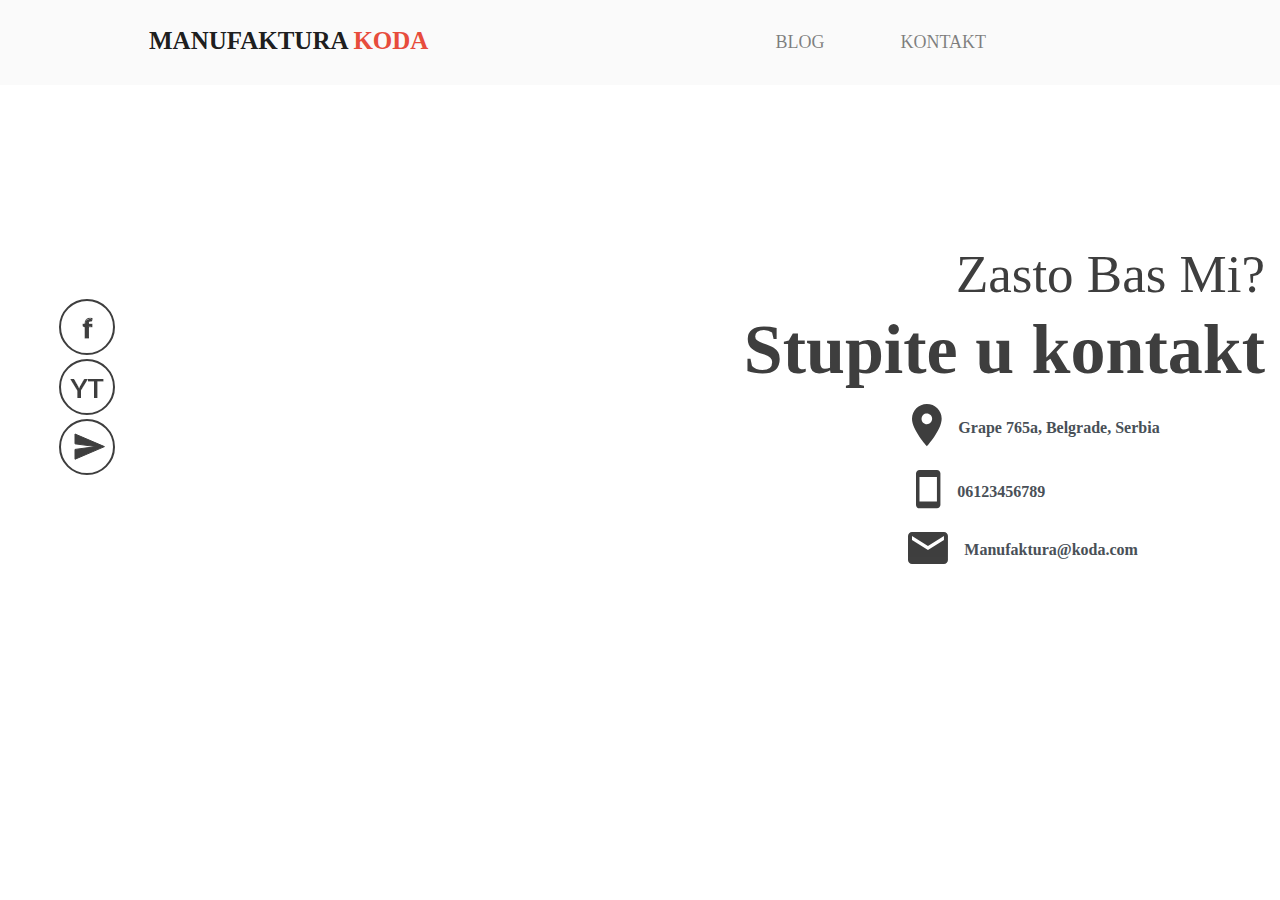
<file: kontakt/index.html>
<!DOCTYPE html><html lang="en"><head><meta charSet="utf-8"/><meta http-equiv="X-UA-Compatible" content="IE=edge"/><meta name="viewport" content="width=device-width, initial-scale=1.0"/><link rel="preload" href="/component---src-layouts-index-js-24cfa556d8bcd1c240ed.js" as="script"/><link rel="preload" href="/component---src-pages-kontakt-index-jsx-15ff5c12ca476815d307.js" as="script"/><link rel="preload" href="/path---kontakt-a0e39f21c11f6a62c5ab.js" as="script"/><link rel="preload" href="/app-9f72963e0191537da8f3.js" as="script"/><link rel="preload" href="/commons-5e13531ab4a8929b216e.js" as="script"/><link rel="manifest" href="/manifest.webmanifest"/><meta name="theme-color" content="#673ab7"/><title data-react-helmet="true"></title><link rel="sitemap" type="application/xml" href="/sitemap.xml"/><style id="gatsby-inlined-css">.nlogo #mobile{display:none}@media (max-width:600px){.nlogo #mobile{display:block}.nlogo #desktop{display:none}}.navbar{height:85px}#crvena{color:#e74c3c}#desktop,#mobile{font-size:25px}#desktop{padding:0 133px}.nav-link{font-family:karla;font-size:18px}.navbar-brand{font-family:space mono}.navbar-nav>li{padding-left:30px;padding-right:30px}#mobile{float:left;padding:8px 50px}@media screen and (max-width:864px){.nlogo{padding:0}.nav-wrapper{position:fixed;top:0;left:0;width:100%;height:100%;z-index:-1;background:#ecf0f1;opacity:0;transition:all .2s ease}.nav-wrapper ul{position:absolute;top:50%;transform:translateY(-50%);width:100%}.nav-wrapper ul li{display:block;float:none;width:100%;text-align:right;margin-bottom:10px}.nav-wrapper ul li:first-child a{transition-delay:.2s}.nav-wrapper ul li:nth-child(2) a{transition-delay:.3s}.nav-wrapper ul li:nth-child(3) a{transition-delay:.4s}.nav-wrapper ul li:nth-child(4) a{transition-delay:.5s}.nav-wrapper ul li:not(:first-child){margin-left:0}.nav-wrapper ul li a{padding:10px 24px;opacity:0;color:#000;transform:translateX(-20px);transition:all .2s ease}.nav-btn{position:fixed;right:10px;top:10px;display:block;width:48px;height:48px;cursor:pointer;z-index:9999;border-radius:50%}.nav-btn i{display:block;width:20px;height:2px;background:#000;border-radius:2px;margin-left:14px}.nav-btn i:first-child{margin-top:16px}.nav-btn i:nth-child(2){margin-top:4px;opacity:1}.nav-btn i:nth-child(3){margin-top:4px}}#nav:checked+.nav-btn{transform:rotate(45deg)}#nav:checked+.nav-btn i{background:#000;transition:transform .2s ease}#nav:checked+.nav-btn i:first-child{transform:translateY(6px) rotate(180deg)}#nav:checked+.nav-btn i:nth-child(2){opacity:0}#nav:checked+.nav-btn i:nth-child(3){transform:translateY(-6px) rotate(90deg)}#nav:checked~.nav-wrapper{z-index:9990;opacity:1}#nav:checked~.nav-wrapper ul li a{opacity:1;transform:translateX(0)}.hidden{display:none}/*!
 * Bootstrap v4.1.1 (https://getbootstrap.com/)
 * Copyright 2011-2018 The Bootstrap Authors
 * Copyright 2011-2018 Twitter, Inc.
 * Licensed under MIT (https://github.com/twbs/bootstrap/blob/master/LICENSE)
 */:root{--blue:#03a9f4;--indigo:#3f51b5;--purple:#673ab7;--pink:#e91e63;--red:#e74c3c;--orange:#ff5722;--yellow:#ffab00;--green:#8bc34a;--teal:#009688;--cyan:#00bcd4;--white:#fff;--gray:#868e96;--gray-dark:#343a40;--primary:#03a9f4;--secondary:#868e96;--success:#8bc34a;--info:#00bcd4;--warning:#ffab00;--danger:#e74c3c;--light:#fafafa;--dark:#343a40;--breakpoint-xs:0;--breakpoint-sm:576px;--breakpoint-md:768px;--breakpoint-lg:992px;--breakpoint-xl:1200px;--font-family-sans-serif:-apple-system,BlinkMacSystemFont,"Segoe UI",Roboto,"Helvetica Neue",Arial,sans-serif,"Apple Color Emoji","Segoe UI Emoji","Segoe UI Symbol";--font-family-monospace:"BasisGrotesqueProMonoRegular","andale mono","SFMono-Regular",Menlo,Monaco,Consolas,"Liberation Mono","Courier New",monospace}*,:after,:before{box-sizing:border-box}html{font-family:sans-serif;line-height:1.15;-webkit-text-size-adjust:100%;-ms-text-size-adjust:100%;-ms-overflow-style:scrollbar;-webkit-tap-highlight-color:rgba(0,0,0,0)}@-ms-viewport{width:device-width}article,aside,figcaption,figure,footer,header,hgroup,main,nav,section{display:block}body{margin:0;font-family:BasisGrotesqueProMonoRegular,andale mono,SFMono-Regular,Menlo,Monaco,Consolas,Liberation Mono,Courier New,monospace;font-size:1rem;font-weight:400;line-height:1.5;color:#495057;text-align:left;background-color:#fff}[tabindex="-1"]:focus{outline:0!important}hr{box-sizing:content-box;height:0;overflow:visible}h1,h2,h3,h4,h5,h6{margin-top:0;margin-bottom:.5rem}p{margin-top:0;margin-bottom:1rem}abbr[data-original-title],abbr[title]{text-decoration:underline;text-decoration:underline dotted;cursor:help;border-bottom:0}address{font-style:normal;line-height:inherit}address,dl,ol,ul{margin-bottom:1rem}dl,ol,ul{margin-top:0}ol ol,ol ul,ul ol,ul ul{margin-bottom:0}dt{font-weight:700}dd{margin-bottom:.5rem;margin-left:0}blockquote{margin:0 0 1rem}dfn{font-style:italic}b,strong{font-weight:bolder}small{font-size:80%}sub,sup{position:relative;font-size:75%;line-height:0;vertical-align:baseline}sub{bottom:-.25em}sup{top:-.5em}a{color:#03a9f4;text-decoration:none;background-color:transparent;-webkit-text-decoration-skip:objects}a:hover{color:#0275a8;text-decoration:none}a:not([href]):not([tabindex]),a:not([href]):not([tabindex]):focus,a:not([href]):not([tabindex]):hover{color:inherit;text-decoration:none}a:not([href]):not([tabindex]):focus{outline:0}code,kbd,pre,samp{font-family:BasisGrotesqueProMonoRegular,andale mono,SFMono-Regular,Menlo,Monaco,Consolas,Liberation Mono,Courier New,monospace;font-size:1em}pre{margin-top:0;margin-bottom:1rem;overflow:auto;-ms-overflow-style:scrollbar}figure{margin:0 0 1rem}img{vertical-align:middle;border-style:none}svg:not(:root){overflow:hidden}table{border-collapse:collapse}caption{padding-top:.75rem;padding-bottom:.75rem;color:#868e96;text-align:left;caption-side:bottom}th{text-align:inherit}label{display:inline-block;margin-bottom:.5rem}button{border-radius:0}button:focus{outline:1px dotted;outline:5px auto -webkit-focus-ring-color}button,input,optgroup,select,textarea{margin:0;font-family:inherit;font-size:inherit;line-height:inherit}button,input{overflow:visible}button,select{text-transform:none}[type=reset],[type=submit],button,html [type=button]{-webkit-appearance:button}[type=button]::-moz-focus-inner,[type=reset]::-moz-focus-inner,[type=submit]::-moz-focus-inner,button::-moz-focus-inner{padding:0;border-style:none}input[type=checkbox],input[type=radio]{box-sizing:border-box;padding:0}input[type=date],input[type=datetime-local],input[type=month],input[type=time]{-webkit-appearance:listbox}textarea{overflow:auto;resize:vertical}fieldset{min-width:0;padding:0;margin:0;border:0}legend{display:block;width:100%;max-width:100%;padding:0;margin-bottom:.5rem;font-size:1.5rem;line-height:inherit;color:inherit;white-space:normal}progress{vertical-align:baseline}[type=number]::-webkit-inner-spin-button,[type=number]::-webkit-outer-spin-button{height:auto}[type=search]{outline-offset:-2px;-webkit-appearance:none}[type=search]::-webkit-search-cancel-button,[type=search]::-webkit-search-decoration{-webkit-appearance:none}::-webkit-file-upload-button{font:inherit;-webkit-appearance:button}output{display:inline-block}summary{display:list-item;cursor:pointer}template{display:none}[hidden]{display:none!important}.h1,.h2,.h3,.h4,.h5,.h6,h1,h2,h3,h4,h5,h6{margin-bottom:.5rem;font-family:inherit;font-weight:600;line-height:1.1;color:inherit}.h1,h1{font-size:1.6rem}.h2,h2{font-size:1.4rem}.h3,h3{font-size:1.2rem}.h4,h4{font-size:1.1rem}.h5,h5{font-size:1.05rem}.h6,h6{font-size:1rem}.lead{font-size:1.25rem;font-weight:300}.display-1{font-size:6rem}.display-1,.display-2{font-weight:300;line-height:1.1}.display-2{font-size:5.5rem}.display-3{font-size:4.5rem}.display-3,.display-4{font-weight:300;line-height:1.1}.display-4{font-size:3.5rem}hr{margin-top:1rem;margin-bottom:1rem;border:0;border-top:1px solid rgba(0,0,0,.1)}.small,small{font-size:80%;font-weight:400}.mark,mark{padding:.2em;background-color:#fcf8e3}.list-inline,.list-unstyled{padding-left:0;list-style:none}.list-inline-item{display:inline-block}.list-inline-item:not(:last-child){margin-right:.5rem}.initialism{font-size:90%;text-transform:uppercase}.blockquote{margin-bottom:1rem;font-size:1.25rem}.blockquote-footer{display:block;font-size:80%;color:#868e96}.blockquote-footer:before{content:"\2014   \A0"}.img-fluid,.img-thumbnail{max-width:100%;height:auto}.img-thumbnail{padding:.25rem;background-color:#fff;border:1px solid #dee2e6;border-radius:.25rem;box-shadow:0 1px 2px rgba(0,0,0,.075)}.figure{display:inline-block}.figure-img{margin-bottom:.5rem;line-height:1}.figure-caption{font-size:90%;color:#868e96}code{font-size:87.5%;color:#e91e63;word-break:break-word}a>code{color:inherit}kbd{padding:.2rem .4rem;font-size:87.5%;color:#fff;background-color:#212529;border-radius:.2rem;box-shadow:inset 0 -.1rem 0 rgba(0,0,0,.25)}kbd kbd{padding:0;font-size:100%;font-weight:700;box-shadow:none}pre{display:block;font-size:87.5%;color:#212529}pre code{font-size:inherit;color:inherit;word-break:normal}.pre-scrollable{max-height:340px;overflow-y:scroll}.container{width:100%;padding-right:15px;padding-left:15px;margin-right:auto;margin-left:auto}@media (min-width:576px){.container{max-width:540px}}@media (min-width:768px){.container{max-width:640px}}@media (min-width:992px){.container{max-width:740px}}@media (min-width:1200px){.container{max-width:840px}}.container-fluid{width:100%;padding-right:15px;padding-left:15px;margin-right:auto;margin-left:auto}.row{display:flex;flex-wrap:wrap;margin-right:-15px;margin-left:-15px}.no-gutters{margin-right:0;margin-left:0}.no-gutters>.col,.no-gutters>[class*=col-]{padding-right:0;padding-left:0}.col,.col-1,.col-2,.col-3,.col-4,.col-5,.col-6,.col-7,.col-8,.col-9,.col-10,.col-11,.col-12,.col-auto,.col-lg,.col-lg-1,.col-lg-2,.col-lg-3,.col-lg-4,.col-lg-5,.col-lg-6,.col-lg-7,.col-lg-8,.col-lg-9,.col-lg-10,.col-lg-11,.col-lg-12,.col-lg-auto,.col-md,.col-md-1,.col-md-2,.col-md-3,.col-md-4,.col-md-5,.col-md-6,.col-md-7,.col-md-8,.col-md-9,.col-md-10,.col-md-11,.col-md-12,.col-md-auto,.col-sm,.col-sm-1,.col-sm-2,.col-sm-3,.col-sm-4,.col-sm-5,.col-sm-6,.col-sm-7,.col-sm-8,.col-sm-9,.col-sm-10,.col-sm-11,.col-sm-12,.col-sm-auto,.col-xl,.col-xl-1,.col-xl-2,.col-xl-3,.col-xl-4,.col-xl-5,.col-xl-6,.col-xl-7,.col-xl-8,.col-xl-9,.col-xl-10,.col-xl-11,.col-xl-12,.col-xl-auto{position:relative;width:100%;min-height:1px;padding-right:15px;padding-left:15px}.col{flex-basis:0;flex-grow:1;max-width:100%}.col-auto{flex:0 0 auto;width:auto;max-width:none}.col-1{flex:0 0 8.33333%;max-width:8.33333%}.col-2{flex:0 0 16.66667%;max-width:16.66667%}.col-3{flex:0 0 25%;max-width:25%}.col-4{flex:0 0 33.33333%;max-width:33.33333%}.col-5{flex:0 0 41.66667%;max-width:41.66667%}.col-6{flex:0 0 50%;max-width:50%}.col-7{flex:0 0 58.33333%;max-width:58.33333%}.col-8{flex:0 0 66.66667%;max-width:66.66667%}.col-9{flex:0 0 75%;max-width:75%}.col-10{flex:0 0 83.33333%;max-width:83.33333%}.col-11{flex:0 0 91.66667%;max-width:91.66667%}.col-12{flex:0 0 100%;max-width:100%}.order-first{order:-1}.order-last{order:13}.order-0{order:0}.order-1{order:1}.order-2{order:2}.order-3{order:3}.order-4{order:4}.order-5{order:5}.order-6{order:6}.order-7{order:7}.order-8{order:8}.order-9{order:9}.order-10{order:10}.order-11{order:11}.order-12{order:12}.offset-1{margin-left:8.33333%}.offset-2{margin-left:16.66667%}.offset-3{margin-left:25%}.offset-4{margin-left:33.33333%}.offset-5{margin-left:41.66667%}.offset-6{margin-left:50%}.offset-7{margin-left:58.33333%}.offset-8{margin-left:66.66667%}.offset-9{margin-left:75%}.offset-10{margin-left:83.33333%}.offset-11{margin-left:91.66667%}@media (min-width:576px){.col-sm{flex-basis:0;flex-grow:1;max-width:100%}.col-sm-auto{flex:0 0 auto;width:auto;max-width:none}.col-sm-1{flex:0 0 8.33333%;max-width:8.33333%}.col-sm-2{flex:0 0 16.66667%;max-width:16.66667%}.col-sm-3{flex:0 0 25%;max-width:25%}.col-sm-4{flex:0 0 33.33333%;max-width:33.33333%}.col-sm-5{flex:0 0 41.66667%;max-width:41.66667%}.col-sm-6{flex:0 0 50%;max-width:50%}.col-sm-7{flex:0 0 58.33333%;max-width:58.33333%}.col-sm-8{flex:0 0 66.66667%;max-width:66.66667%}.col-sm-9{flex:0 0 75%;max-width:75%}.col-sm-10{flex:0 0 83.33333%;max-width:83.33333%}.col-sm-11{flex:0 0 91.66667%;max-width:91.66667%}.col-sm-12{flex:0 0 100%;max-width:100%}.order-sm-first{order:-1}.order-sm-last{order:13}.order-sm-0{order:0}.order-sm-1{order:1}.order-sm-2{order:2}.order-sm-3{order:3}.order-sm-4{order:4}.order-sm-5{order:5}.order-sm-6{order:6}.order-sm-7{order:7}.order-sm-8{order:8}.order-sm-9{order:9}.order-sm-10{order:10}.order-sm-11{order:11}.order-sm-12{order:12}.offset-sm-0{margin-left:0}.offset-sm-1{margin-left:8.33333%}.offset-sm-2{margin-left:16.66667%}.offset-sm-3{margin-left:25%}.offset-sm-4{margin-left:33.33333%}.offset-sm-5{margin-left:41.66667%}.offset-sm-6{margin-left:50%}.offset-sm-7{margin-left:58.33333%}.offset-sm-8{margin-left:66.66667%}.offset-sm-9{margin-left:75%}.offset-sm-10{margin-left:83.33333%}.offset-sm-11{margin-left:91.66667%}}@media (min-width:768px){.col-md{flex-basis:0;flex-grow:1;max-width:100%}.col-md-auto{flex:0 0 auto;width:auto;max-width:none}.col-md-1{flex:0 0 8.33333%;max-width:8.33333%}.col-md-2{flex:0 0 16.66667%;max-width:16.66667%}.col-md-3{flex:0 0 25%;max-width:25%}.col-md-4{flex:0 0 33.33333%;max-width:33.33333%}.col-md-5{flex:0 0 41.66667%;max-width:41.66667%}.col-md-6{flex:0 0 50%;max-width:50%}.col-md-7{flex:0 0 58.33333%;max-width:58.33333%}.col-md-8{flex:0 0 66.66667%;max-width:66.66667%}.col-md-9{flex:0 0 75%;max-width:75%}.col-md-10{flex:0 0 83.33333%;max-width:83.33333%}.col-md-11{flex:0 0 91.66667%;max-width:91.66667%}.col-md-12{flex:0 0 100%;max-width:100%}.order-md-first{order:-1}.order-md-last{order:13}.order-md-0{order:0}.order-md-1{order:1}.order-md-2{order:2}.order-md-3{order:3}.order-md-4{order:4}.order-md-5{order:5}.order-md-6{order:6}.order-md-7{order:7}.order-md-8{order:8}.order-md-9{order:9}.order-md-10{order:10}.order-md-11{order:11}.order-md-12{order:12}.offset-md-0{margin-left:0}.offset-md-1{margin-left:8.33333%}.offset-md-2{margin-left:16.66667%}.offset-md-3{margin-left:25%}.offset-md-4{margin-left:33.33333%}.offset-md-5{margin-left:41.66667%}.offset-md-6{margin-left:50%}.offset-md-7{margin-left:58.33333%}.offset-md-8{margin-left:66.66667%}.offset-md-9{margin-left:75%}.offset-md-10{margin-left:83.33333%}.offset-md-11{margin-left:91.66667%}}@media (min-width:992px){.col-lg{flex-basis:0;flex-grow:1;max-width:100%}.col-lg-auto{flex:0 0 auto;width:auto;max-width:none}.col-lg-1{flex:0 0 8.33333%;max-width:8.33333%}.col-lg-2{flex:0 0 16.66667%;max-width:16.66667%}.col-lg-3{flex:0 0 25%;max-width:25%}.col-lg-4{flex:0 0 33.33333%;max-width:33.33333%}.col-lg-5{flex:0 0 41.66667%;max-width:41.66667%}.col-lg-6{flex:0 0 50%;max-width:50%}.col-lg-7{flex:0 0 58.33333%;max-width:58.33333%}.col-lg-8{flex:0 0 66.66667%;max-width:66.66667%}.col-lg-9{flex:0 0 75%;max-width:75%}.col-lg-10{flex:0 0 83.33333%;max-width:83.33333%}.col-lg-11{flex:0 0 91.66667%;max-width:91.66667%}.col-lg-12{flex:0 0 100%;max-width:100%}.order-lg-first{order:-1}.order-lg-last{order:13}.order-lg-0{order:0}.order-lg-1{order:1}.order-lg-2{order:2}.order-lg-3{order:3}.order-lg-4{order:4}.order-lg-5{order:5}.order-lg-6{order:6}.order-lg-7{order:7}.order-lg-8{order:8}.order-lg-9{order:9}.order-lg-10{order:10}.order-lg-11{order:11}.order-lg-12{order:12}.offset-lg-0{margin-left:0}.offset-lg-1{margin-left:8.33333%}.offset-lg-2{margin-left:16.66667%}.offset-lg-3{margin-left:25%}.offset-lg-4{margin-left:33.33333%}.offset-lg-5{margin-left:41.66667%}.offset-lg-6{margin-left:50%}.offset-lg-7{margin-left:58.33333%}.offset-lg-8{margin-left:66.66667%}.offset-lg-9{margin-left:75%}.offset-lg-10{margin-left:83.33333%}.offset-lg-11{margin-left:91.66667%}}@media (min-width:1200px){.col-xl{flex-basis:0;flex-grow:1;max-width:100%}.col-xl-auto{flex:0 0 auto;width:auto;max-width:none}.col-xl-1{flex:0 0 8.33333%;max-width:8.33333%}.col-xl-2{flex:0 0 16.66667%;max-width:16.66667%}.col-xl-3{flex:0 0 25%;max-width:25%}.col-xl-4{flex:0 0 33.33333%;max-width:33.33333%}.col-xl-5{flex:0 0 41.66667%;max-width:41.66667%}.col-xl-6{flex:0 0 50%;max-width:50%}.col-xl-7{flex:0 0 58.33333%;max-width:58.33333%}.col-xl-8{flex:0 0 66.66667%;max-width:66.66667%}.col-xl-9{flex:0 0 75%;max-width:75%}.col-xl-10{flex:0 0 83.33333%;max-width:83.33333%}.col-xl-11{flex:0 0 91.66667%;max-width:91.66667%}.col-xl-12{flex:0 0 100%;max-width:100%}.order-xl-first{order:-1}.order-xl-last{order:13}.order-xl-0{order:0}.order-xl-1{order:1}.order-xl-2{order:2}.order-xl-3{order:3}.order-xl-4{order:4}.order-xl-5{order:5}.order-xl-6{order:6}.order-xl-7{order:7}.order-xl-8{order:8}.order-xl-9{order:9}.order-xl-10{order:10}.order-xl-11{order:11}.order-xl-12{order:12}.offset-xl-0{margin-left:0}.offset-xl-1{margin-left:8.33333%}.offset-xl-2{margin-left:16.66667%}.offset-xl-3{margin-left:25%}.offset-xl-4{margin-left:33.33333%}.offset-xl-5{margin-left:41.66667%}.offset-xl-6{margin-left:50%}.offset-xl-7{margin-left:58.33333%}.offset-xl-8{margin-left:66.66667%}.offset-xl-9{margin-left:75%}.offset-xl-10{margin-left:83.33333%}.offset-xl-11{margin-left:91.66667%}}.table{width:100%;max-width:100%;margin-bottom:1rem;background-color:transparent}.table td,.table th{padding:.75rem;vertical-align:top;border-top:1px solid #dee2e6}.table thead th{vertical-align:bottom;border-bottom:2px solid #dee2e6}.table tbody+tbody{border-top:2px solid #dee2e6}.table .table{background-color:#fff}.table-sm td,.table-sm th{padding:.3rem}.table-bordered,.table-bordered td,.table-bordered th{border:1px solid #dee2e6}.table-bordered thead td,.table-bordered thead th{border-bottom-width:2px}.table-borderless tbody+tbody,.table-borderless td,.table-borderless th,.table-borderless thead th{border:0}.table-striped tbody tr:nth-of-type(odd){background-color:rgba(0,0,0,.05)}.table-hover tbody tr:hover{background-color:rgba(0,0,0,.075)}.table-primary,.table-primary>td,.table-primary>th{background-color:#b8e7fc}.table-hover .table-primary:hover,.table-hover .table-primary:hover>td,.table-hover .table-primary:hover>th{background-color:#a0dffb}.table-secondary,.table-secondary>td,.table-secondary>th{background-color:#dddfe2}.table-hover .table-secondary:hover,.table-hover .table-secondary:hover>td,.table-hover .table-secondary:hover>th{background-color:#cfd2d6}.table-success,.table-success>td,.table-success>th{background-color:#dfeecc}.table-hover .table-success:hover,.table-hover .table-success:hover>td,.table-hover .table-success:hover>th{background-color:#d3e8b9}.table-info,.table-info>td,.table-info>th{background-color:#b8ecf3}.table-hover .table-info:hover,.table-hover .table-info:hover>td,.table-hover .table-info:hover>th{background-color:#a2e6ef}.table-warning,.table-warning>td,.table-warning>th{background-color:#ffe7b8}.table-hover .table-warning:hover,.table-hover .table-warning:hover>td,.table-hover .table-warning:hover>th{background-color:#ffde9f}.table-danger,.table-danger>td,.table-danger>th{background-color:#f8cdc8}.table-hover .table-danger:hover,.table-hover .table-danger:hover>td,.table-hover .table-danger:hover>th{background-color:#f5b8b1}.table-light,.table-light>td,.table-light>th{background-color:#fefefe}.table-hover .table-light:hover,.table-hover .table-light:hover>td,.table-hover .table-light:hover>th{background-color:#f1f1f1}.table-dark,.table-dark>td,.table-dark>th{background-color:#c6c8ca}.table-hover .table-dark:hover,.table-hover .table-dark:hover>td,.table-hover .table-dark:hover>th{background-color:#b9bbbe}.table-active,.table-active>td,.table-active>th,.table-hover .table-active:hover,.table-hover .table-active:hover>td,.table-hover .table-active:hover>th{background-color:rgba(0,0,0,.075)}.table .thead-dark th{color:#fff;background-color:#212529;border-color:#32383e}.table .thead-light th{color:#495057;background-color:#e9ecef;border-color:#dee2e6}.table-dark{color:#fff;background-color:#212529}.table-dark td,.table-dark th,.table-dark thead th{border-color:#32383e}.table-dark.table-bordered{border:0}.table-dark.table-striped tbody tr:nth-of-type(odd){background-color:hsla(0,0%,100%,.05)}.table-dark.table-hover tbody tr:hover{background-color:hsla(0,0%,100%,.075)}@media (max-width:575.98px){.table-responsive-sm{display:block;width:100%;overflow-x:auto;-webkit-overflow-scrolling:touch;-ms-overflow-style:-ms-autohiding-scrollbar}.table-responsive-sm>.table-bordered{border:0}}@media (max-width:767.98px){.table-responsive-md{display:block;width:100%;overflow-x:auto;-webkit-overflow-scrolling:touch;-ms-overflow-style:-ms-autohiding-scrollbar}.table-responsive-md>.table-bordered{border:0}}@media (max-width:991.98px){.table-responsive-lg{display:block;width:100%;overflow-x:auto;-webkit-overflow-scrolling:touch;-ms-overflow-style:-ms-autohiding-scrollbar}.table-responsive-lg>.table-bordered{border:0}}@media (max-width:1199.98px){.table-responsive-xl{display:block;width:100%;overflow-x:auto;-webkit-overflow-scrolling:touch;-ms-overflow-style:-ms-autohiding-scrollbar}.table-responsive-xl>.table-bordered{border:0}}.table-responsive{display:block;width:100%;overflow-x:auto;-webkit-overflow-scrolling:touch;-ms-overflow-style:-ms-autohiding-scrollbar}.table-responsive>.table-bordered{border:0}.form-control{display:block;width:100%;padding:.375rem .75rem;font-size:1rem;line-height:1.5;color:#495057;background-color:#fff;background-clip:padding-box;border:1px solid #ced4da;border-radius:.25rem;box-shadow:inset 0 1px 1px rgba(0,0,0,.075)}@media screen and (prefers-reduced-motion:reduce){.form-control{transition:none}}.form-control::-ms-expand{background-color:transparent;border:0}.form-control:focus{color:#495057;background-color:#fff;border-color:#79d4fd;outline:0;box-shadow:inset 0 1px 1px rgba(0,0,0,.075),0 0 0 .2rem rgba(3,169,244,.25)}.form-control::placeholder{color:#868e96;opacity:1}.form-control:disabled,.form-control[readonly]{background-color:#e9ecef;opacity:1}select.form-control:not([size]):not([multiple]){height:calc(2.25rem + 2px)}select.form-control:focus::-ms-value{color:#495057;background-color:#fff}.form-control-file,.form-control-range{display:block;width:100%}.col-form-label{padding-top:calc(.375rem + 1px);padding-bottom:calc(.375rem + 1px);margin-bottom:0;font-size:inherit;line-height:1.5}.col-form-label-lg{padding-top:calc(.5rem + 1px);padding-bottom:calc(.5rem + 1px);font-size:1.25rem;line-height:1.5}.col-form-label-sm{padding-top:calc(.25rem + 1px);padding-bottom:calc(.25rem + 1px);font-size:.875rem;line-height:1.5}.form-control-plaintext{display:block;width:100%;padding-top:.375rem;padding-bottom:.375rem;margin-bottom:0;line-height:1.5;color:#495057;background-color:transparent;border:solid transparent;border-width:1px 0}.form-control-plaintext.form-control-lg,.form-control-plaintext.form-control-sm,.input-group-lg>.form-control-plaintext.form-control,.input-group-lg>.input-group-append>.form-control-plaintext.btn,.input-group-lg>.input-group-append>.form-control-plaintext.input-group-text,.input-group-lg>.input-group-prepend>.form-control-plaintext.btn,.input-group-lg>.input-group-prepend>.form-control-plaintext.input-group-text,.input-group-sm>.form-control-plaintext.form-control,.input-group-sm>.input-group-append>.form-control-plaintext.btn,.input-group-sm>.input-group-append>.form-control-plaintext.input-group-text,.input-group-sm>.input-group-prepend>.form-control-plaintext.btn,.input-group-sm>.input-group-prepend>.form-control-plaintext.input-group-text{padding-right:0;padding-left:0}.form-control-sm,.input-group-sm>.form-control,.input-group-sm>.input-group-append>.btn,.input-group-sm>.input-group-append>.input-group-text,.input-group-sm>.input-group-prepend>.btn,.input-group-sm>.input-group-prepend>.input-group-text{padding:.25rem .5rem;font-size:.875rem;line-height:1.5;border-radius:.2rem}.input-group-sm>.input-group-append>select.btn:not([size]):not([multiple]),.input-group-sm>.input-group-append>select.input-group-text:not([size]):not([multiple]),.input-group-sm>.input-group-prepend>select.btn:not([size]):not([multiple]),.input-group-sm>.input-group-prepend>select.input-group-text:not([size]):not([multiple]),.input-group-sm>select.form-control:not([size]):not([multiple]),select.form-control-sm:not([size]):not([multiple]){height:calc(1.8125rem + 2px)}.form-control-lg,.input-group-lg>.form-control,.input-group-lg>.input-group-append>.btn,.input-group-lg>.input-group-append>.input-group-text,.input-group-lg>.input-group-prepend>.btn,.input-group-lg>.input-group-prepend>.input-group-text{padding:.5rem 1rem;font-size:1.25rem;line-height:1.5;border-radius:.3rem}.input-group-lg>.input-group-append>select.btn:not([size]):not([multiple]),.input-group-lg>.input-group-append>select.input-group-text:not([size]):not([multiple]),.input-group-lg>.input-group-prepend>select.btn:not([size]):not([multiple]),.input-group-lg>.input-group-prepend>select.input-group-text:not([size]):not([multiple]),.input-group-lg>select.form-control:not([size]):not([multiple]),select.form-control-lg:not([size]):not([multiple]){height:calc(2.875rem + 2px)}.form-group{margin-bottom:1rem}.form-text{display:block;margin-top:.25rem}.form-row{display:flex;flex-wrap:wrap;margin-right:-5px;margin-left:-5px}.form-row>.col,.form-row>[class*=col-]{padding-right:5px;padding-left:5px}.form-check{position:relative;display:block;padding-left:1.25rem}.form-check-input{position:absolute;margin-top:.3rem;margin-left:-1.25rem}.form-check-input:disabled~.form-check-label{color:#868e96}.form-check-label{margin-bottom:0}.form-check-inline{display:inline-flex;align-items:center;padding-left:0;margin-right:.75rem}.form-check-inline .form-check-input{position:static;margin-top:0;margin-right:.3125rem;margin-left:0}.valid-feedback{display:none;width:100%;margin-top:.25rem;font-size:80%;color:#8bc34a}.valid-tooltip{position:absolute;top:100%;z-index:5;display:none;max-width:100%;padding:.5rem;margin-top:.1rem;font-size:.875rem;line-height:1;color:#fff;background-color:rgba(139,195,74,.8);border-radius:.2rem}.custom-select.is-valid,.form-control.is-valid,.was-validated .custom-select:valid,.was-validated .form-control:valid{border-color:#8bc34a}.custom-select.is-valid:focus,.form-control.is-valid:focus,.was-validated .custom-select:valid:focus,.was-validated .form-control:valid:focus{border-color:#8bc34a;box-shadow:0 0 0 .2rem rgba(139,195,74,.25)}.custom-select.is-valid~.valid-feedback,.custom-select.is-valid~.valid-tooltip,.form-control-file.is-valid~.valid-feedback,.form-control-file.is-valid~.valid-tooltip,.form-control.is-valid~.valid-feedback,.form-control.is-valid~.valid-tooltip,.was-validated .custom-select:valid~.valid-feedback,.was-validated .custom-select:valid~.valid-tooltip,.was-validated .form-control-file:valid~.valid-feedback,.was-validated .form-control-file:valid~.valid-tooltip,.was-validated .form-control:valid~.valid-feedback,.was-validated .form-control:valid~.valid-tooltip{display:block}.form-check-input.is-valid~.form-check-label,.was-validated .form-check-input:valid~.form-check-label{color:#8bc34a}.form-check-input.is-valid~.valid-feedback,.form-check-input.is-valid~.valid-tooltip,.was-validated .form-check-input:valid~.valid-feedback,.was-validated .form-check-input:valid~.valid-tooltip{display:block}.custom-control-input.is-valid~.custom-control-label,.was-validated .custom-control-input:valid~.custom-control-label{color:#8bc34a}.custom-control-input.is-valid~.custom-control-label:before,.was-validated .custom-control-input:valid~.custom-control-label:before{background-color:#c8e3aa}.custom-control-input.is-valid~.valid-feedback,.custom-control-input.is-valid~.valid-tooltip,.was-validated .custom-control-input:valid~.valid-feedback,.was-validated .custom-control-input:valid~.valid-tooltip{display:block}.custom-control-input.is-valid:checked~.custom-control-label:before,.was-validated .custom-control-input:valid:checked~.custom-control-label:before{background-color:#a4d070}.custom-control-input.is-valid:focus~.custom-control-label:before,.was-validated .custom-control-input:valid:focus~.custom-control-label:before{box-shadow:0 0 0 1px #fff,0 0 0 .2rem rgba(139,195,74,.25)}.custom-file-input.is-valid~.custom-file-label,.was-validated .custom-file-input:valid~.custom-file-label{border-color:#8bc34a}.custom-file-input.is-valid~.custom-file-label:before,.was-validated .custom-file-input:valid~.custom-file-label:before{border-color:inherit}.custom-file-input.is-valid~.valid-feedback,.custom-file-input.is-valid~.valid-tooltip,.was-validated .custom-file-input:valid~.valid-feedback,.was-validated .custom-file-input:valid~.valid-tooltip{display:block}.custom-file-input.is-valid:focus~.custom-file-label,.was-validated .custom-file-input:valid:focus~.custom-file-label{box-shadow:0 0 0 .2rem rgba(139,195,74,.25)}.invalid-feedback{display:none;width:100%;margin-top:.25rem;font-size:80%;color:#e74c3c}.invalid-tooltip{position:absolute;top:100%;z-index:5;display:none;max-width:100%;padding:.5rem;margin-top:.1rem;font-size:.875rem;line-height:1;color:#fff;background-color:rgba(231,76,60,.8);border-radius:.2rem}.custom-select.is-invalid,.form-control.is-invalid,.was-validated .custom-select:invalid,.was-validated .form-control:invalid{border-color:#e74c3c}.custom-select.is-invalid:focus,.form-control.is-invalid:focus,.was-validated .custom-select:invalid:focus,.was-validated .form-control:invalid:focus{border-color:#e74c3c;box-shadow:0 0 0 .2rem rgba(231,76,60,.25)}.custom-select.is-invalid~.invalid-feedback,.custom-select.is-invalid~.invalid-tooltip,.form-control-file.is-invalid~.invalid-feedback,.form-control-file.is-invalid~.invalid-tooltip,.form-control.is-invalid~.invalid-feedback,.form-control.is-invalid~.invalid-tooltip,.was-validated .custom-select:invalid~.invalid-feedback,.was-validated .custom-select:invalid~.invalid-tooltip,.was-validated .form-control-file:invalid~.invalid-feedback,.was-validated .form-control-file:invalid~.invalid-tooltip,.was-validated .form-control:invalid~.invalid-feedback,.was-validated .form-control:invalid~.invalid-tooltip{display:block}.form-check-input.is-invalid~.form-check-label,.was-validated .form-check-input:invalid~.form-check-label{color:#e74c3c}.form-check-input.is-invalid~.invalid-feedback,.form-check-input.is-invalid~.invalid-tooltip,.was-validated .form-check-input:invalid~.invalid-feedback,.was-validated .form-check-input:invalid~.invalid-tooltip{display:block}.custom-control-input.is-invalid~.custom-control-label,.was-validated .custom-control-input:invalid~.custom-control-label{color:#e74c3c}.custom-control-input.is-invalid~.custom-control-label:before,.was-validated .custom-control-input:invalid~.custom-control-label:before{background-color:#f5b4ae}.custom-control-input.is-invalid~.invalid-feedback,.custom-control-input.is-invalid~.invalid-tooltip,.was-validated .custom-control-input:invalid~.invalid-feedback,.was-validated .custom-control-input:invalid~.invalid-tooltip{display:block}.custom-control-input.is-invalid:checked~.custom-control-label:before,.was-validated .custom-control-input:invalid:checked~.custom-control-label:before{background-color:#ed7669}.custom-control-input.is-invalid:focus~.custom-control-label:before,.was-validated .custom-control-input:invalid:focus~.custom-control-label:before{box-shadow:0 0 0 1px #fff,0 0 0 .2rem rgba(231,76,60,.25)}.custom-file-input.is-invalid~.custom-file-label,.was-validated .custom-file-input:invalid~.custom-file-label{border-color:#e74c3c}.custom-file-input.is-invalid~.custom-file-label:before,.was-validated .custom-file-input:invalid~.custom-file-label:before{border-color:inherit}.custom-file-input.is-invalid~.invalid-feedback,.custom-file-input.is-invalid~.invalid-tooltip,.was-validated .custom-file-input:invalid~.invalid-feedback,.was-validated .custom-file-input:invalid~.invalid-tooltip{display:block}.custom-file-input.is-invalid:focus~.custom-file-label,.was-validated .custom-file-input:invalid:focus~.custom-file-label{box-shadow:0 0 0 .2rem rgba(231,76,60,.25)}.form-inline{display:flex;flex-flow:row wrap;align-items:center}.form-inline .form-check{width:100%}@media (min-width:576px){.form-inline label{justify-content:center}.form-inline .form-group,.form-inline label{display:flex;align-items:center;margin-bottom:0}.form-inline .form-group{flex:0 0 auto;flex-flow:row wrap}.form-inline .form-control{display:inline-block;width:auto;vertical-align:middle}.form-inline .form-control-plaintext{display:inline-block}.form-inline .custom-select,.form-inline .input-group{width:auto}.form-inline .form-check{display:flex;align-items:center;justify-content:center;width:auto;padding-left:0}.form-inline .form-check-input{position:relative;margin-top:0;margin-right:.25rem;margin-left:0}.form-inline .custom-control{align-items:center;justify-content:center}.form-inline .custom-control-label{margin-bottom:0}}.btn{display:inline-block;font-weight:400;text-align:center;white-space:nowrap;vertical-align:middle;user-select:none;border:1px solid transparent;padding:.375rem .75rem;font-size:1rem;line-height:1.5;border-radius:.25rem}@media screen and (prefers-reduced-motion:reduce){.btn{transition:none}}.btn:focus,.btn:hover{text-decoration:none}.btn.focus,.btn:focus{outline:0;box-shadow:0 0 0 .2rem rgba(3,169,244,.25)}.btn.disabled,.btn:disabled{opacity:.65;box-shadow:none}.btn:not(:disabled):not(.disabled){cursor:pointer}.btn:not(:disabled):not(.disabled).active,.btn:not(:disabled):not(.disabled):active{background-image:none;box-shadow:inset 0 3px 5px rgba(0,0,0,.125)}.btn:not(:disabled):not(.disabled).active:focus,.btn:not(:disabled):not(.disabled):active:focus{box-shadow:0 0 0 .2rem rgba(3,169,244,.25),inset 0 3px 5px rgba(0,0,0,.125)}a.btn.disabled,fieldset:disabled a.btn{pointer-events:none}.btn-primary{color:#fff;background-color:#03a9f4;border-color:#03a9f4;box-shadow:inset 0 1px 0 hsla(0,0%,100%,.15),0 1px 1px rgba(0,0,0,.075)}.btn-primary:hover{color:#fff;background-color:#038fce;border-color:#0286c2}.btn-primary.focus,.btn-primary:focus{box-shadow:inset 0 1px 0 hsla(0,0%,100%,.15),0 1px 1px rgba(0,0,0,.075),0 0 0 .2rem rgba(3,169,244,.5)}.btn-primary.disabled,.btn-primary:disabled{color:#fff;background-color:#03a9f4;border-color:#03a9f4}.btn-primary:not(:disabled):not(.disabled).active,.btn-primary:not(:disabled):not(.disabled):active,.show>.btn-primary.dropdown-toggle{color:#fff;background-color:#0286c2;border-color:#027db5}.btn-primary:not(:disabled):not(.disabled).active:focus,.btn-primary:not(:disabled):not(.disabled):active:focus,.show>.btn-primary.dropdown-toggle:focus{box-shadow:inset 0 3px 5px rgba(0,0,0,.125),0 0 0 .2rem rgba(3,169,244,.5)}.btn-secondary{color:#fff;background-color:#868e96;border-color:#868e96;box-shadow:inset 0 1px 0 hsla(0,0%,100%,.15),0 1px 1px rgba(0,0,0,.075)}.btn-secondary:hover{color:#fff;background-color:#727b84;border-color:#6c757d}.btn-secondary.focus,.btn-secondary:focus{box-shadow:inset 0 1px 0 hsla(0,0%,100%,.15),0 1px 1px rgba(0,0,0,.075),0 0 0 .2rem hsla(210,7%,56%,.5)}.btn-secondary.disabled,.btn-secondary:disabled{color:#fff;background-color:#868e96;border-color:#868e96}.btn-secondary:not(:disabled):not(.disabled).active,.btn-secondary:not(:disabled):not(.disabled):active,.show>.btn-secondary.dropdown-toggle{color:#fff;background-color:#6c757d;border-color:#666e76}.btn-secondary:not(:disabled):not(.disabled).active:focus,.btn-secondary:not(:disabled):not(.disabled):active:focus,.show>.btn-secondary.dropdown-toggle:focus{box-shadow:inset 0 3px 5px rgba(0,0,0,.125),0 0 0 .2rem hsla(210,7%,56%,.5)}.btn-success{color:#212529;background-color:#8bc34a;border-color:#8bc34a;box-shadow:inset 0 1px 0 hsla(0,0%,100%,.15),0 1px 1px rgba(0,0,0,.075)}.btn-success:hover{color:#fff;background-color:#78ad39;border-color:#71a436}.btn-success.focus,.btn-success:focus{box-shadow:inset 0 1px 0 hsla(0,0%,100%,.15),0 1px 1px rgba(0,0,0,.075),0 0 0 .2rem rgba(139,195,74,.5)}.btn-success.disabled,.btn-success:disabled{color:#212529;background-color:#8bc34a;border-color:#8bc34a}.btn-success:not(:disabled):not(.disabled).active,.btn-success:not(:disabled):not(.disabled):active,.show>.btn-success.dropdown-toggle{color:#fff;background-color:#71a436;border-color:#6a9a33}.btn-success:not(:disabled):not(.disabled).active:focus,.btn-success:not(:disabled):not(.disabled):active:focus,.show>.btn-success.dropdown-toggle:focus{box-shadow:inset 0 3px 5px rgba(0,0,0,.125),0 0 0 .2rem rgba(139,195,74,.5)}.btn-info{color:#fff;background-color:#00bcd4;border-color:#00bcd4;box-shadow:inset 0 1px 0 hsla(0,0%,100%,.15),0 1px 1px rgba(0,0,0,.075)}.btn-info:hover{color:#fff;background-color:#009aae;border-color:#008fa1}.btn-info.focus,.btn-info:focus{box-shadow:inset 0 1px 0 hsla(0,0%,100%,.15),0 1px 1px rgba(0,0,0,.075),0 0 0 .2rem rgba(0,188,212,.5)}.btn-info.disabled,.btn-info:disabled{color:#fff;background-color:#00bcd4;border-color:#00bcd4}.btn-info:not(:disabled):not(.disabled).active,.btn-info:not(:disabled):not(.disabled):active,.show>.btn-info.dropdown-toggle{color:#fff;background-color:#008fa1;border-color:#008394}.btn-info:not(:disabled):not(.disabled).active:focus,.btn-info:not(:disabled):not(.disabled):active:focus,.show>.btn-info.dropdown-toggle:focus{box-shadow:inset 0 3px 5px rgba(0,0,0,.125),0 0 0 .2rem rgba(0,188,212,.5)}.btn-warning{color:#212529;background-color:#ffab00;border-color:#ffab00;box-shadow:inset 0 1px 0 hsla(0,0%,100%,.15),0 1px 1px rgba(0,0,0,.075)}.btn-warning:hover{color:#212529;background-color:#d99100;border-color:#cc8900}.btn-warning.focus,.btn-warning:focus{box-shadow:inset 0 1px 0 hsla(0,0%,100%,.15),0 1px 1px rgba(0,0,0,.075),0 0 0 .2rem rgba(255,171,0,.5)}.btn-warning.disabled,.btn-warning:disabled{color:#212529;background-color:#ffab00;border-color:#ffab00}.btn-warning:not(:disabled):not(.disabled).active,.btn-warning:not(:disabled):not(.disabled):active,.show>.btn-warning.dropdown-toggle{color:#fff;background-color:#cc8900;border-color:#bf8000}.btn-warning:not(:disabled):not(.disabled).active:focus,.btn-warning:not(:disabled):not(.disabled):active:focus,.show>.btn-warning.dropdown-toggle:focus{box-shadow:inset 0 3px 5px rgba(0,0,0,.125),0 0 0 .2rem rgba(255,171,0,.5)}.btn-danger{color:#fff;background-color:#e74c3c;border-color:#e74c3c;box-shadow:inset 0 1px 0 hsla(0,0%,100%,.15),0 1px 1px rgba(0,0,0,.075)}.btn-danger:hover{color:#fff;background-color:#e12e1c;border-color:#d62c1a}.btn-danger.focus,.btn-danger:focus{box-shadow:inset 0 1px 0 hsla(0,0%,100%,.15),0 1px 1px rgba(0,0,0,.075),0 0 0 .2rem rgba(231,76,60,.5)}.btn-danger.disabled,.btn-danger:disabled{color:#fff;background-color:#e74c3c;border-color:#e74c3c}.btn-danger:not(:disabled):not(.disabled).active,.btn-danger:not(:disabled):not(.disabled):active,.show>.btn-danger.dropdown-toggle{color:#fff;background-color:#d62c1a;border-color:#ca2a19}.btn-danger:not(:disabled):not(.disabled).active:focus,.btn-danger:not(:disabled):not(.disabled):active:focus,.show>.btn-danger.dropdown-toggle:focus{box-shadow:inset 0 3px 5px rgba(0,0,0,.125),0 0 0 .2rem rgba(231,76,60,.5)}.btn-light{color:#212529;background-color:#fafafa;border-color:#fafafa;box-shadow:inset 0 1px 0 hsla(0,0%,100%,.15),0 1px 1px rgba(0,0,0,.075)}.btn-light:hover{color:#212529;background-color:#e7e7e7;border-color:#e1e1e1}.btn-light.focus,.btn-light:focus{box-shadow:inset 0 1px 0 hsla(0,0%,100%,.15),0 1px 1px rgba(0,0,0,.075),0 0 0 .2rem hsla(0,0%,98%,.5)}.btn-light.disabled,.btn-light:disabled{color:#212529;background-color:#fafafa;border-color:#fafafa}.btn-light:not(:disabled):not(.disabled).active,.btn-light:not(:disabled):not(.disabled):active,.show>.btn-light.dropdown-toggle{color:#212529;background-color:#e1e1e1;border-color:#dadada}.btn-light:not(:disabled):not(.disabled).active:focus,.btn-light:not(:disabled):not(.disabled):active:focus,.show>.btn-light.dropdown-toggle:focus{box-shadow:inset 0 3px 5px rgba(0,0,0,.125),0 0 0 .2rem hsla(0,0%,98%,.5)}.btn-dark{color:#fff;background-color:#343a40;border-color:#343a40;box-shadow:inset 0 1px 0 hsla(0,0%,100%,.15),0 1px 1px rgba(0,0,0,.075)}.btn-dark:hover{color:#fff;background-color:#23272b;border-color:#1d2124}.btn-dark.focus,.btn-dark:focus{box-shadow:inset 0 1px 0 hsla(0,0%,100%,.15),0 1px 1px rgba(0,0,0,.075),0 0 0 .2rem rgba(52,58,64,.5)}.btn-dark.disabled,.btn-dark:disabled{color:#fff;background-color:#343a40;border-color:#343a40}.btn-dark:not(:disabled):not(.disabled).active,.btn-dark:not(:disabled):not(.disabled):active,.show>.btn-dark.dropdown-toggle{color:#fff;background-color:#1d2124;border-color:#171a1d}.btn-dark:not(:disabled):not(.disabled).active:focus,.btn-dark:not(:disabled):not(.disabled):active:focus,.show>.btn-dark.dropdown-toggle:focus{box-shadow:inset 0 3px 5px rgba(0,0,0,.125),0 0 0 .2rem rgba(52,58,64,.5)}.btn-outline-primary{color:#03a9f4;background-color:transparent;background-image:none;border-color:#03a9f4}.btn-outline-primary:hover{color:#fff;background-color:#03a9f4;border-color:#03a9f4}.btn-outline-primary.focus,.btn-outline-primary:focus{box-shadow:0 0 0 .2rem rgba(3,169,244,.5)}.btn-outline-primary.disabled,.btn-outline-primary:disabled{color:#03a9f4;background-color:transparent}.btn-outline-primary:not(:disabled):not(.disabled).active,.btn-outline-primary:not(:disabled):not(.disabled):active,.show>.btn-outline-primary.dropdown-toggle{color:#fff;background-color:#03a9f4;border-color:#03a9f4}.btn-outline-primary:not(:disabled):not(.disabled).active:focus,.btn-outline-primary:not(:disabled):not(.disabled):active:focus,.show>.btn-outline-primary.dropdown-toggle:focus{box-shadow:inset 0 3px 5px rgba(0,0,0,.125),0 0 0 .2rem rgba(3,169,244,.5)}.btn-outline-secondary{color:#868e96;background-color:transparent;background-image:none;border-color:#868e96}.btn-outline-secondary:hover{color:#fff;background-color:#868e96;border-color:#868e96}.btn-outline-secondary.focus,.btn-outline-secondary:focus{box-shadow:0 0 0 .2rem hsla(210,7%,56%,.5)}.btn-outline-secondary.disabled,.btn-outline-secondary:disabled{color:#868e96;background-color:transparent}.btn-outline-secondary:not(:disabled):not(.disabled).active,.btn-outline-secondary:not(:disabled):not(.disabled):active,.show>.btn-outline-secondary.dropdown-toggle{color:#fff;background-color:#868e96;border-color:#868e96}.btn-outline-secondary:not(:disabled):not(.disabled).active:focus,.btn-outline-secondary:not(:disabled):not(.disabled):active:focus,.show>.btn-outline-secondary.dropdown-toggle:focus{box-shadow:inset 0 3px 5px rgba(0,0,0,.125),0 0 0 .2rem hsla(210,7%,56%,.5)}.btn-outline-success{color:#8bc34a;background-color:transparent;background-image:none;border-color:#8bc34a}.btn-outline-success:hover{color:#212529;background-color:#8bc34a;border-color:#8bc34a}.btn-outline-success.focus,.btn-outline-success:focus{box-shadow:0 0 0 .2rem rgba(139,195,74,.5)}.btn-outline-success.disabled,.btn-outline-success:disabled{color:#8bc34a;background-color:transparent}.btn-outline-success:not(:disabled):not(.disabled).active,.btn-outline-success:not(:disabled):not(.disabled):active,.show>.btn-outline-success.dropdown-toggle{color:#212529;background-color:#8bc34a;border-color:#8bc34a}.btn-outline-success:not(:disabled):not(.disabled).active:focus,.btn-outline-success:not(:disabled):not(.disabled):active:focus,.show>.btn-outline-success.dropdown-toggle:focus{box-shadow:inset 0 3px 5px rgba(0,0,0,.125),0 0 0 .2rem rgba(139,195,74,.5)}.btn-outline-info{color:#00bcd4;background-color:transparent;background-image:none;border-color:#00bcd4}.btn-outline-info:hover{color:#fff;background-color:#00bcd4;border-color:#00bcd4}.btn-outline-info.focus,.btn-outline-info:focus{box-shadow:0 0 0 .2rem rgba(0,188,212,.5)}.btn-outline-info.disabled,.btn-outline-info:disabled{color:#00bcd4;background-color:transparent}.btn-outline-info:not(:disabled):not(.disabled).active,.btn-outline-info:not(:disabled):not(.disabled):active,.show>.btn-outline-info.dropdown-toggle{color:#fff;background-color:#00bcd4;border-color:#00bcd4}.btn-outline-info:not(:disabled):not(.disabled).active:focus,.btn-outline-info:not(:disabled):not(.disabled):active:focus,.show>.btn-outline-info.dropdown-toggle:focus{box-shadow:inset 0 3px 5px rgba(0,0,0,.125),0 0 0 .2rem rgba(0,188,212,.5)}.btn-outline-warning{color:#ffab00;background-color:transparent;background-image:none;border-color:#ffab00}.btn-outline-warning:hover{color:#212529;background-color:#ffab00;border-color:#ffab00}.btn-outline-warning.focus,.btn-outline-warning:focus{box-shadow:0 0 0 .2rem rgba(255,171,0,.5)}.btn-outline-warning.disabled,.btn-outline-warning:disabled{color:#ffab00;background-color:transparent}.btn-outline-warning:not(:disabled):not(.disabled).active,.btn-outline-warning:not(:disabled):not(.disabled):active,.show>.btn-outline-warning.dropdown-toggle{color:#212529;background-color:#ffab00;border-color:#ffab00}.btn-outline-warning:not(:disabled):not(.disabled).active:focus,.btn-outline-warning:not(:disabled):not(.disabled):active:focus,.show>.btn-outline-warning.dropdown-toggle:focus{box-shadow:inset 0 3px 5px rgba(0,0,0,.125),0 0 0 .2rem rgba(255,171,0,.5)}.btn-outline-danger{color:#e74c3c;background-color:transparent;background-image:none;border-color:#e74c3c}.btn-outline-danger:hover{color:#fff;background-color:#e74c3c;border-color:#e74c3c}.btn-outline-danger.focus,.btn-outline-danger:focus{box-shadow:0 0 0 .2rem rgba(231,76,60,.5)}.btn-outline-danger.disabled,.btn-outline-danger:disabled{color:#e74c3c;background-color:transparent}.btn-outline-danger:not(:disabled):not(.disabled).active,.btn-outline-danger:not(:disabled):not(.disabled):active,.show>.btn-outline-danger.dropdown-toggle{color:#fff;background-color:#e74c3c;border-color:#e74c3c}.btn-outline-danger:not(:disabled):not(.disabled).active:focus,.btn-outline-danger:not(:disabled):not(.disabled):active:focus,.show>.btn-outline-danger.dropdown-toggle:focus{box-shadow:inset 0 3px 5px rgba(0,0,0,.125),0 0 0 .2rem rgba(231,76,60,.5)}.btn-outline-light{color:#fafafa;background-color:transparent;background-image:none;border-color:#fafafa}.btn-outline-light:hover{color:#212529;background-color:#fafafa;border-color:#fafafa}.btn-outline-light.focus,.btn-outline-light:focus{box-shadow:0 0 0 .2rem hsla(0,0%,98%,.5)}.btn-outline-light.disabled,.btn-outline-light:disabled{color:#fafafa;background-color:transparent}.btn-outline-light:not(:disabled):not(.disabled).active,.btn-outline-light:not(:disabled):not(.disabled):active,.show>.btn-outline-light.dropdown-toggle{color:#212529;background-color:#fafafa;border-color:#fafafa}.btn-outline-light:not(:disabled):not(.disabled).active:focus,.btn-outline-light:not(:disabled):not(.disabled):active:focus,.show>.btn-outline-light.dropdown-toggle:focus{box-shadow:inset 0 3px 5px rgba(0,0,0,.125),0 0 0 .2rem hsla(0,0%,98%,.5)}.btn-outline-dark{color:#343a40;background-color:transparent;background-image:none;border-color:#343a40}.btn-outline-dark:hover{color:#fff;background-color:#343a40;border-color:#343a40}.btn-outline-dark.focus,.btn-outline-dark:focus{box-shadow:0 0 0 .2rem rgba(52,58,64,.5)}.btn-outline-dark.disabled,.btn-outline-dark:disabled{color:#343a40;background-color:transparent}.btn-outline-dark:not(:disabled):not(.disabled).active,.btn-outline-dark:not(:disabled):not(.disabled):active,.show>.btn-outline-dark.dropdown-toggle{color:#fff;background-color:#343a40;border-color:#343a40}.btn-outline-dark:not(:disabled):not(.disabled).active:focus,.btn-outline-dark:not(:disabled):not(.disabled):active:focus,.show>.btn-outline-dark.dropdown-toggle:focus{box-shadow:inset 0 3px 5px rgba(0,0,0,.125),0 0 0 .2rem rgba(52,58,64,.5)}.btn-link{font-weight:400;color:#03a9f4;background-color:transparent}.btn-link:hover{color:#0275a8;text-decoration:none;background-color:transparent;border-color:transparent}.btn-link.focus,.btn-link:focus{text-decoration:none;border-color:transparent;box-shadow:none}.btn-link.disabled,.btn-link:disabled{color:#868e96;pointer-events:none}.btn-group-lg>.btn,.btn-lg{padding:.5rem 1rem;font-size:1.25rem;line-height:1.5;border-radius:.3rem}.btn-group-sm>.btn,.btn-sm{padding:.25rem .5rem;font-size:.875rem;line-height:1.5;border-radius:.2rem}.btn-block{display:block;width:100%}.btn-block+.btn-block{margin-top:.5rem}input[type=button].btn-block,input[type=reset].btn-block,input[type=submit].btn-block{width:100%}@media screen and (prefers-reduced-motion:reduce){.fade{transition:none}}.fade:not(.show){opacity:0}.collapse:not(.show){display:none}.collapsing{position:relative;height:0;overflow:hidden}@media screen and (prefers-reduced-motion:reduce){.collapsing{transition:none}}.dropdown,.dropleft,.dropright,.dropup{position:relative}.dropdown-toggle:after{display:inline-block;width:0;height:0;margin-left:.255em;vertical-align:.255em;content:"";border-top:.3em solid;border-right:.3em solid transparent;border-bottom:0;border-left:.3em solid transparent}.dropdown-toggle:empty:after{margin-left:0}.dropdown-menu{position:absolute;top:100%;left:0;z-index:1000;display:none;float:left;min-width:10rem;padding:.5rem 0;margin:.125rem 0 0;font-size:1rem;color:#495057;text-align:left;list-style:none;background-color:#fff;background-clip:padding-box;border:1px solid rgba(0,0,0,.15);border-radius:.25rem;box-shadow:0 .5rem 1rem rgba(0,0,0,.175)}.dropdown-menu-right{right:0;left:auto}.dropup .dropdown-menu{top:auto;bottom:100%;margin-top:0;margin-bottom:.125rem}.dropup .dropdown-toggle:after{display:inline-block;width:0;height:0;margin-left:.255em;vertical-align:.255em;content:"";border-top:0;border-right:.3em solid transparent;border-bottom:.3em solid;border-left:.3em solid transparent}.dropup .dropdown-toggle:empty:after{margin-left:0}.dropright .dropdown-menu{top:0;right:auto;left:100%;margin-top:0;margin-left:.125rem}.dropright .dropdown-toggle:after{display:inline-block;width:0;height:0;margin-left:.255em;vertical-align:.255em;content:"";border-top:.3em solid transparent;border-right:0;border-bottom:.3em solid transparent;border-left:.3em solid}.dropright .dropdown-toggle:empty:after{margin-left:0}.dropright .dropdown-toggle:after{vertical-align:0}.dropleft .dropdown-menu{top:0;right:100%;left:auto;margin-top:0;margin-right:.125rem}.dropleft .dropdown-toggle:after{display:inline-block;width:0;height:0;margin-left:.255em;vertical-align:.255em;content:"";display:none}.dropleft .dropdown-toggle:before{display:inline-block;width:0;height:0;margin-right:.255em;vertical-align:.255em;content:"";border-top:.3em solid transparent;border-right:.3em solid;border-bottom:.3em solid transparent}.dropleft .dropdown-toggle:empty:after{margin-left:0}.dropleft .dropdown-toggle:before{vertical-align:0}.dropdown-menu[x-placement^=bottom],.dropdown-menu[x-placement^=left],.dropdown-menu[x-placement^=right],.dropdown-menu[x-placement^=top]{right:auto;bottom:auto}.dropdown-divider{height:0;margin:.5rem 0;overflow:hidden;border-top:1px solid #e9ecef}.dropdown-item{display:block;width:100%;padding:.25rem 1.5rem;clear:both;font-weight:400;color:#212529;text-align:inherit;white-space:nowrap;background-color:transparent;border:0}.dropdown-item:focus,.dropdown-item:hover{color:#16181b;text-decoration:none;background-color:#fafafa}.dropdown-item.active,.dropdown-item:active{color:#fff;text-decoration:none;background-color:#03a9f4}.dropdown-item.disabled,.dropdown-item:disabled{color:#868e96;background-color:transparent}.dropdown-menu.show{display:block}.dropdown-header{display:block;padding:.5rem 1.5rem;margin-bottom:0;font-size:.875rem;color:#868e96;white-space:nowrap}.dropdown-item-text{display:block;padding:.25rem 1.5rem;color:#212529}.btn-group,.btn-group-vertical{position:relative;display:inline-flex;vertical-align:middle}.btn-group-vertical>.btn,.btn-group>.btn{position:relative;flex:0 1 auto}.btn-group-vertical>.btn.active,.btn-group-vertical>.btn:active,.btn-group-vertical>.btn:focus,.btn-group-vertical>.btn:hover,.btn-group>.btn.active,.btn-group>.btn:active,.btn-group>.btn:focus,.btn-group>.btn:hover{z-index:1}.btn-group-vertical .btn+.btn,.btn-group-vertical .btn+.btn-group,.btn-group-vertical .btn-group+.btn,.btn-group-vertical .btn-group+.btn-group,.btn-group .btn+.btn,.btn-group .btn+.btn-group,.btn-group .btn-group+.btn,.btn-group .btn-group+.btn-group{margin-left:-1px}.btn-toolbar{display:flex;flex-wrap:wrap;justify-content:flex-start}.btn-toolbar .input-group{width:auto}.btn-group>.btn:first-child{margin-left:0}.btn-group>.btn-group:not(:last-child)>.btn,.btn-group>.btn:not(:last-child):not(.dropdown-toggle){border-top-right-radius:0;border-bottom-right-radius:0}.btn-group>.btn-group:not(:first-child)>.btn,.btn-group>.btn:not(:first-child){border-top-left-radius:0;border-bottom-left-radius:0}.dropdown-toggle-split{padding-right:.5625rem;padding-left:.5625rem}.dropdown-toggle-split:after,.dropright .dropdown-toggle-split:after,.dropup .dropdown-toggle-split:after{margin-left:0}.dropleft .dropdown-toggle-split:before{margin-right:0}.btn-group-sm>.btn+.dropdown-toggle-split,.btn-sm+.dropdown-toggle-split{padding-right:.375rem;padding-left:.375rem}.btn-group-lg>.btn+.dropdown-toggle-split,.btn-lg+.dropdown-toggle-split{padding-right:.75rem;padding-left:.75rem}.btn-group.show .dropdown-toggle{box-shadow:inset 0 3px 5px rgba(0,0,0,.125)}.btn-group.show .dropdown-toggle.btn-link{box-shadow:none}.btn-group-vertical{flex-direction:column;align-items:flex-start;justify-content:center}.btn-group-vertical .btn,.btn-group-vertical .btn-group{width:100%}.btn-group-vertical>.btn+.btn,.btn-group-vertical>.btn+.btn-group,.btn-group-vertical>.btn-group+.btn,.btn-group-vertical>.btn-group+.btn-group{margin-top:-1px;margin-left:0}.btn-group-vertical>.btn-group:not(:last-child)>.btn,.btn-group-vertical>.btn:not(:last-child):not(.dropdown-toggle){border-bottom-right-radius:0;border-bottom-left-radius:0}.btn-group-vertical>.btn-group:not(:first-child)>.btn,.btn-group-vertical>.btn:not(:first-child){border-top-left-radius:0;border-top-right-radius:0}.btn-group-toggle>.btn,.btn-group-toggle>.btn-group>.btn{margin-bottom:0}.btn-group-toggle>.btn-group>.btn input[type=checkbox],.btn-group-toggle>.btn-group>.btn input[type=radio],.btn-group-toggle>.btn input[type=checkbox],.btn-group-toggle>.btn input[type=radio]{position:absolute;clip:rect(0,0,0,0);pointer-events:none}.input-group{position:relative;display:flex;flex-wrap:wrap;align-items:stretch;width:100%}.input-group>.custom-file,.input-group>.custom-select,.input-group>.form-control{position:relative;flex:1 1 auto;width:1%;margin-bottom:0}.input-group>.custom-file:focus,.input-group>.custom-select:focus,.input-group>.form-control:focus{z-index:3}.input-group>.custom-file+.custom-file,.input-group>.custom-file+.custom-select,.input-group>.custom-file+.form-control,.input-group>.custom-select+.custom-file,.input-group>.custom-select+.custom-select,.input-group>.custom-select+.form-control,.input-group>.form-control+.custom-file,.input-group>.form-control+.custom-select,.input-group>.form-control+.form-control{margin-left:-1px}.input-group>.custom-select:not(:last-child),.input-group>.form-control:not(:last-child){border-top-right-radius:0;border-bottom-right-radius:0}.input-group>.custom-select:not(:first-child),.input-group>.form-control:not(:first-child){border-top-left-radius:0;border-bottom-left-radius:0}.input-group>.custom-file{display:flex;align-items:center}.input-group>.custom-file:not(:last-child) .custom-file-label,.input-group>.custom-file:not(:last-child) .custom-file-label:after{border-top-right-radius:0;border-bottom-right-radius:0}.input-group>.custom-file:not(:first-child) .custom-file-label{border-top-left-radius:0;border-bottom-left-radius:0}.input-group-append,.input-group-prepend{display:flex}.input-group-append .btn,.input-group-prepend .btn{position:relative;z-index:2}.input-group-append .btn+.btn,.input-group-append .btn+.input-group-text,.input-group-append .input-group-text+.btn,.input-group-append .input-group-text+.input-group-text,.input-group-prepend .btn+.btn,.input-group-prepend .btn+.input-group-text,.input-group-prepend .input-group-text+.btn,.input-group-prepend .input-group-text+.input-group-text{margin-left:-1px}.input-group-prepend{margin-right:-1px}.input-group-append{margin-left:-1px}.input-group-text{display:flex;align-items:center;padding:.375rem .75rem;margin-bottom:0;font-size:1rem;font-weight:400;line-height:1.5;color:#495057;text-align:center;white-space:nowrap;background-color:#e9ecef;border:1px solid #ced4da;border-radius:.25rem}.input-group-text input[type=checkbox],.input-group-text input[type=radio]{margin-top:0}.input-group>.input-group-append:last-child>.btn:not(:last-child):not(.dropdown-toggle),.input-group>.input-group-append:last-child>.input-group-text:not(:last-child),.input-group>.input-group-append:not(:last-child)>.btn,.input-group>.input-group-append:not(:last-child)>.input-group-text,.input-group>.input-group-prepend>.btn,.input-group>.input-group-prepend>.input-group-text{border-top-right-radius:0;border-bottom-right-radius:0}.input-group>.input-group-append>.btn,.input-group>.input-group-append>.input-group-text,.input-group>.input-group-prepend:first-child>.btn:not(:first-child),.input-group>.input-group-prepend:first-child>.input-group-text:not(:first-child),.input-group>.input-group-prepend:not(:first-child)>.btn,.input-group>.input-group-prepend:not(:first-child)>.input-group-text{border-top-left-radius:0;border-bottom-left-radius:0}.custom-control{position:relative;display:block;min-height:1.5rem;padding-left:1.5rem}.custom-control-inline{display:inline-flex;margin-right:1rem}.custom-control-input{position:absolute;z-index:-1;opacity:0}.custom-control-input:checked~.custom-control-label:before{color:#fff;background-color:#03a9f4;box-shadow:none}.custom-control-input:focus~.custom-control-label:before{box-shadow:0 0 0 1px #fff,0 0 0 .2rem rgba(3,169,244,.25)}.custom-control-input:active~.custom-control-label:before{color:#fff;background-color:#ace4fe;box-shadow:none}.custom-control-input:disabled~.custom-control-label{color:#868e96}.custom-control-input:disabled~.custom-control-label:before{background-color:#e9ecef}.custom-control-label{position:relative;margin-bottom:0}.custom-control-label:before{pointer-events:none;user-select:none;background-color:#dee2e6;box-shadow:inset 0 .25rem .25rem rgba(0,0,0,.1)}.custom-control-label:after,.custom-control-label:before{position:absolute;top:.25rem;left:-1.5rem;display:block;width:1rem;height:1rem;content:""}.custom-control-label:after{background-repeat:no-repeat;background-position:50%;background-size:50% 50%}.custom-checkbox .custom-control-label:before{border-radius:.25rem}.custom-checkbox .custom-control-input:checked~.custom-control-label:before{background-color:#03a9f4}.custom-checkbox .custom-control-input:checked~.custom-control-label:after{background-image:url("data:image/svg+xml;charset=utf8,%3Csvg xmlns='http://www.w3.org/2000/svg' viewBox='0 0 8 8'%3E%3Cpath fill='%23fff' d='M6.564.75l-3.59 3.612-1.538-1.55L0 4.26 2.974 7.25 8 2.193z'/%3E%3C/svg%3E")}.custom-checkbox .custom-control-input:indeterminate~.custom-control-label:before{background-color:#03a9f4;box-shadow:none}.custom-checkbox .custom-control-input:indeterminate~.custom-control-label:after{background-image:url("data:image/svg+xml;charset=utf8,%3Csvg xmlns='http://www.w3.org/2000/svg' viewBox='0 0 4 4'%3E%3Cpath stroke='%23fff' d='M0 2h4'/%3E%3C/svg%3E")}.custom-checkbox .custom-control-input:disabled:checked~.custom-control-label:before{background-color:rgba(3,169,244,.5)}.custom-checkbox .custom-control-input:disabled:indeterminate~.custom-control-label:before{background-color:rgba(3,169,244,.5)}.custom-radio .custom-control-label:before{border-radius:50%}.custom-radio .custom-control-input:checked~.custom-control-label:before{background-color:#03a9f4}.custom-radio .custom-control-input:checked~.custom-control-label:after{background-image:url("data:image/svg+xml;charset=utf8,%3Csvg xmlns='http://www.w3.org/2000/svg' viewBox='-4 -4 8 8'%3E%3Ccircle r='3' fill='%23fff'/%3E%3C/svg%3E")}.custom-radio .custom-control-input:disabled:checked~.custom-control-label:before{background-color:rgba(3,169,244,.5)}.custom-select{display:inline-block;width:100%;height:calc(2.25rem + 2px);padding:.375rem 1.75rem .375rem .75rem;line-height:1.5;color:#495057;vertical-align:middle;background:#fff url("data:image/svg+xml;charset=utf8,%3Csvg xmlns='http://www.w3.org/2000/svg' viewBox='0 0 4 5'%3E%3Cpath fill='%23343a40' d='M2 0L0 2h4zm0 5L0 3h4z'/%3E%3C/svg%3E") no-repeat right .75rem center;background-size:8px 10px;border:1px solid #ced4da;border-radius:.25rem;appearance:none}.custom-select:focus{border-color:#79d4fd;outline:0;box-shadow:inset 0 1px 2px rgba(0,0,0,.075),0 0 5px rgba(121,212,253,.5)}.custom-select:focus::-ms-value{color:#495057;background-color:#fff}.custom-select[multiple],.custom-select[size]:not([size="1"]){height:auto;padding-right:.75rem;background-image:none}.custom-select:disabled{color:#868e96;background-color:#e9ecef}.custom-select::-ms-expand{opacity:0}.custom-select-sm{height:calc(1.8125rem + 2px);font-size:75%}.custom-select-lg,.custom-select-sm{padding-top:.375rem;padding-bottom:.375rem}.custom-select-lg{height:calc(2.875rem + 2px);font-size:125%}.custom-file{display:inline-block;margin-bottom:0}.custom-file,.custom-file-input{position:relative;width:100%;height:calc(2.25rem + 2px)}.custom-file-input{z-index:2;margin:0;opacity:0}.custom-file-input:focus~.custom-file-label{border-color:#79d4fd;box-shadow:0 0 0 .2rem rgba(3,169,244,.25)}.custom-file-input:focus~.custom-file-label:after{border-color:#79d4fd}.custom-file-input:lang(en)~.custom-file-label:after{content:"Browse"}.custom-file-label{left:0;z-index:1;height:calc(2.25rem + 2px);background-color:#fff;border:1px solid #ced4da;border-radius:.25rem;box-shadow:inset 0 1px 1px rgba(0,0,0,.075)}.custom-file-label,.custom-file-label:after{position:absolute;top:0;right:0;padding:.375rem .75rem;line-height:1.5;color:#495057}.custom-file-label:after{bottom:0;z-index:3;display:block;height:2.25rem;content:"Browse";background-color:#e9ecef;border-left:1px solid #ced4da;border-radius:0 .25rem .25rem 0}.custom-range{width:100%;padding-left:0;background-color:transparent;appearance:none}.custom-range:focus{outline:none}.custom-range::-moz-focus-outer{border:0}.custom-range::-webkit-slider-thumb{width:1rem;height:1rem;margin-top:-.25rem;background-color:#03a9f4;border:0;border-radius:1rem;box-shadow:0 .1rem .25rem rgba(0,0,0,.1);appearance:none}.custom-range::-webkit-slider-thumb:focus{outline:none;box-shadow:0 0 0 1px #fff,0 0 0 .2rem rgba(3,169,244,.25)}.custom-range::-webkit-slider-thumb:active{background-color:#ace4fe}.custom-range::-webkit-slider-runnable-track{width:100%;height:.5rem;color:transparent;cursor:pointer;background-color:#dee2e6;border-color:transparent;border-radius:1rem;box-shadow:inset 0 .25rem .25rem rgba(0,0,0,.1)}.custom-range::-moz-range-thumb{width:1rem;height:1rem;background-color:#03a9f4;border:0;border-radius:1rem;box-shadow:0 .1rem .25rem rgba(0,0,0,.1);appearance:none}.custom-range::-moz-range-thumb:focus{outline:none;box-shadow:0 0 0 1px #fff,0 0 0 .2rem rgba(3,169,244,.25)}.custom-range::-moz-range-thumb:active{background-color:#ace4fe}.custom-range::-moz-range-track{width:100%;height:.5rem;color:transparent;cursor:pointer;background-color:#dee2e6;border-color:transparent;border-radius:1rem;box-shadow:inset 0 .25rem .25rem rgba(0,0,0,.1)}.custom-range::-ms-thumb{width:1rem;height:1rem;background-color:#03a9f4;border:0;border-radius:1rem;box-shadow:0 .1rem .25rem rgba(0,0,0,.1);appearance:none}.custom-range::-ms-thumb:focus{outline:none;box-shadow:0 0 0 1px #fff,0 0 0 .2rem rgba(3,169,244,.25)}.custom-range::-ms-thumb:active{background-color:#ace4fe}.custom-range::-ms-track{width:100%;height:.5rem;color:transparent;cursor:pointer;background-color:transparent;border-color:transparent;border-width:.5rem;box-shadow:inset 0 .25rem .25rem rgba(0,0,0,.1)}.custom-range::-ms-fill-lower,.custom-range::-ms-fill-upper{background-color:#dee2e6;border-radius:1rem}.custom-range::-ms-fill-upper{margin-right:15px}.nav{display:flex;flex-wrap:wrap;padding-left:0;margin-bottom:0;list-style:none}.nav-link{display:block;padding:.5rem 1rem}.nav-link:focus,.nav-link:hover{text-decoration:none}.nav-link.disabled{color:#868e96}.nav-tabs{border-bottom:1px solid #dee2e6}.nav-tabs .nav-item{margin-bottom:-1px}.nav-tabs .nav-link{border:1px solid transparent;border-top-left-radius:.25rem;border-top-right-radius:.25rem}.nav-tabs .nav-link:focus,.nav-tabs .nav-link:hover{border-color:#e9ecef #e9ecef #dee2e6}.nav-tabs .nav-link.disabled{color:#868e96;background-color:transparent;border-color:transparent}.nav-tabs .nav-item.show .nav-link,.nav-tabs .nav-link.active{color:#495057;background-color:#fff;border-color:#dee2e6 #dee2e6 #fff}.nav-tabs .dropdown-menu{margin-top:-1px;border-top-left-radius:0;border-top-right-radius:0}.nav-pills .nav-link{border-radius:.25rem}.nav-pills .nav-link.active,.nav-pills .show>.nav-link{color:#fff;background-color:#03a9f4}.nav-fill .nav-item{flex:1 1 auto;text-align:center}.nav-justified .nav-item{flex-basis:0;flex-grow:1;text-align:center}.tab-content>.tab-pane{display:none}.tab-content>.active{display:block}.navbar{position:relative;padding:.5rem 1rem}.navbar,.navbar>.container,.navbar>.container-fluid{display:flex;flex-wrap:wrap;align-items:center;justify-content:space-between}.navbar-brand{display:inline-block;padding-top:.3125rem;padding-bottom:.3125rem;margin-right:1rem;font-size:1.25rem;line-height:inherit;white-space:nowrap}.navbar-brand:focus,.navbar-brand:hover{text-decoration:none}.navbar-nav{display:flex;flex-direction:column;padding-left:0;margin-bottom:0;list-style:none}.navbar-nav .nav-link{padding-right:0;padding-left:0}.navbar-nav .dropdown-menu{position:static;float:none}.navbar-text{display:inline-block;padding-top:.5rem;padding-bottom:.5rem}.navbar-collapse{flex-basis:100%;flex-grow:1;align-items:center}.navbar-toggler{padding:.25rem .75rem;font-size:1.25rem;line-height:1;background-color:transparent;border:1px solid transparent;border-radius:.25rem}.navbar-toggler:focus,.navbar-toggler:hover{text-decoration:none}.navbar-toggler:not(:disabled):not(.disabled){cursor:pointer}.navbar-toggler-icon{display:inline-block;width:1.5em;height:1.5em;vertical-align:middle;content:"";background:no-repeat 50%;background-size:100% 100%}@media (max-width:575.98px){.navbar-expand-sm>.container,.navbar-expand-sm>.container-fluid{padding-right:0;padding-left:0}}@media (min-width:576px){.navbar-expand-sm{flex-flow:row nowrap;justify-content:flex-start}.navbar-expand-sm .navbar-nav{flex-direction:row}.navbar-expand-sm .navbar-nav .dropdown-menu{position:absolute}.navbar-expand-sm .navbar-nav .nav-link{padding-right:.5rem;padding-left:.5rem}.navbar-expand-sm>.container,.navbar-expand-sm>.container-fluid{flex-wrap:nowrap}.navbar-expand-sm .navbar-collapse{display:flex!important;flex-basis:auto}.navbar-expand-sm .navbar-toggler{display:none}}@media (max-width:767.98px){.navbar-expand-md>.container,.navbar-expand-md>.container-fluid{padding-right:0;padding-left:0}}@media (min-width:768px){.navbar-expand-md{flex-flow:row nowrap;justify-content:flex-start}.navbar-expand-md .navbar-nav{flex-direction:row}.navbar-expand-md .navbar-nav .dropdown-menu{position:absolute}.navbar-expand-md .navbar-nav .nav-link{padding-right:.5rem;padding-left:.5rem}.navbar-expand-md>.container,.navbar-expand-md>.container-fluid{flex-wrap:nowrap}.navbar-expand-md .navbar-collapse{display:flex!important;flex-basis:auto}.navbar-expand-md .navbar-toggler{display:none}}@media (max-width:991.98px){.navbar-expand-lg>.container,.navbar-expand-lg>.container-fluid{padding-right:0;padding-left:0}}@media (min-width:992px){.navbar-expand-lg{flex-flow:row nowrap;justify-content:flex-start}.navbar-expand-lg .navbar-nav{flex-direction:row}.navbar-expand-lg .navbar-nav .dropdown-menu{position:absolute}.navbar-expand-lg .navbar-nav .nav-link{padding-right:.5rem;padding-left:.5rem}.navbar-expand-lg>.container,.navbar-expand-lg>.container-fluid{flex-wrap:nowrap}.navbar-expand-lg .navbar-collapse{display:flex!important;flex-basis:auto}.navbar-expand-lg .navbar-toggler{display:none}}@media (max-width:1199.98px){.navbar-expand-xl>.container,.navbar-expand-xl>.container-fluid{padding-right:0;padding-left:0}}@media (min-width:1200px){.navbar-expand-xl{flex-flow:row nowrap;justify-content:flex-start}.navbar-expand-xl .navbar-nav{flex-direction:row}.navbar-expand-xl .navbar-nav .dropdown-menu{position:absolute}.navbar-expand-xl .navbar-nav .nav-link{padding-right:.5rem;padding-left:.5rem}.navbar-expand-xl>.container,.navbar-expand-xl>.container-fluid{flex-wrap:nowrap}.navbar-expand-xl .navbar-collapse{display:flex!important;flex-basis:auto}.navbar-expand-xl .navbar-toggler{display:none}}.navbar-expand{flex-flow:row nowrap;justify-content:flex-start}.navbar-expand>.container,.navbar-expand>.container-fluid{padding-right:0;padding-left:0}.navbar-expand .navbar-nav{flex-direction:row}.navbar-expand .navbar-nav .dropdown-menu{position:absolute}.navbar-expand .navbar-nav .nav-link{padding-right:.5rem;padding-left:.5rem}.navbar-expand>.container,.navbar-expand>.container-fluid{flex-wrap:nowrap}.navbar-expand .navbar-collapse{display:flex!important;flex-basis:auto}.navbar-expand .navbar-toggler{display:none}.navbar-light .navbar-brand,.navbar-light .navbar-brand:focus,.navbar-light .navbar-brand:hover{color:rgba(0,0,0,.9)}.navbar-light .navbar-nav .nav-link{color:rgba(0,0,0,.5)}.navbar-light .navbar-nav .nav-link:focus,.navbar-light .navbar-nav .nav-link:hover{color:rgba(0,0,0,.7)}.navbar-light .navbar-nav .nav-link.disabled{color:rgba(0,0,0,.3)}.navbar-light .navbar-nav .active>.nav-link,.navbar-light .navbar-nav .nav-link.active,.navbar-light .navbar-nav .nav-link.show,.navbar-light .navbar-nav .show>.nav-link{color:rgba(0,0,0,.9)}.navbar-light .navbar-toggler{color:rgba(0,0,0,.5);border-color:rgba(0,0,0,.1)}.navbar-light .navbar-toggler-icon{background-image:url("data:image/svg+xml;charset=utf8,%3Csvg viewBox='0 0 30 30' xmlns='http://www.w3.org/2000/svg'%3E%3Cpath stroke='rgba(0, 0, 0, 0.5)' stroke-width='2' stroke-linecap='round' stroke-miterlimit='10' d='M4 7h22M4 15h22M4 23h22'/%3E%3C/svg%3E")}.navbar-light .navbar-text{color:rgba(0,0,0,.5)}.navbar-light .navbar-text a,.navbar-light .navbar-text a:focus,.navbar-light .navbar-text a:hover{color:rgba(0,0,0,.9)}.navbar-dark .navbar-brand,.navbar-dark .navbar-brand:focus,.navbar-dark .navbar-brand:hover{color:#fff}.navbar-dark .navbar-nav .nav-link{color:hsla(0,0%,100%,.5)}.navbar-dark .navbar-nav .nav-link:focus,.navbar-dark .navbar-nav .nav-link:hover{color:hsla(0,0%,100%,.75)}.navbar-dark .navbar-nav .nav-link.disabled{color:hsla(0,0%,100%,.25)}.navbar-dark .navbar-nav .active>.nav-link,.navbar-dark .navbar-nav .nav-link.active,.navbar-dark .navbar-nav .nav-link.show,.navbar-dark .navbar-nav .show>.nav-link{color:#fff}.navbar-dark .navbar-toggler{color:hsla(0,0%,100%,.5);border-color:hsla(0,0%,100%,.1)}.navbar-dark .navbar-toggler-icon{background-image:url("data:image/svg+xml;charset=utf8,%3Csvg viewBox='0 0 30 30' xmlns='http://www.w3.org/2000/svg'%3E%3Cpath stroke='rgba(255, 255, 255, 0.5)' stroke-width='2' stroke-linecap='round' stroke-miterlimit='10' d='M4 7h22M4 15h22M4 23h22'/%3E%3C/svg%3E")}.navbar-dark .navbar-text{color:hsla(0,0%,100%,.5)}.navbar-dark .navbar-text a,.navbar-dark .navbar-text a:focus,.navbar-dark .navbar-text a:hover{color:#fff}.card{position:relative;display:flex;flex-direction:column;min-width:0;word-wrap:break-word;background-color:#fff;background-clip:border-box;border:1px solid rgba(0,0,0,.125);border-radius:.25rem}.card>hr{margin-right:0;margin-left:0}.card>.list-group:first-child .list-group-item:first-child{border-top-left-radius:.25rem;border-top-right-radius:.25rem}.card>.list-group:last-child .list-group-item:last-child{border-bottom-right-radius:.25rem;border-bottom-left-radius:.25rem}.card-body{flex:1 1 auto;padding:1.25rem}.card-title{margin-bottom:.75rem}.card-subtitle{margin-top:-.375rem}.card-subtitle,.card-text:last-child{margin-bottom:0}.card-link:hover{text-decoration:none}.card-link+.card-link{margin-left:1.25rem}.card-header{padding:.75rem 1.25rem;margin-bottom:0;background-color:rgba(0,0,0,.03);border-bottom:1px solid rgba(0,0,0,.125)}.card-header:first-child{border-radius:calc(.25rem - 1px) calc(.25rem - 1px) 0 0}.card-header+.list-group .list-group-item:first-child{border-top:0}.card-footer{padding:.75rem 1.25rem;background-color:rgba(0,0,0,.03);border-top:1px solid rgba(0,0,0,.125)}.card-footer:last-child{border-radius:0 0 calc(.25rem - 1px) calc(.25rem - 1px)}.card-header-tabs{margin-bottom:-.75rem;border-bottom:0}.card-header-pills,.card-header-tabs{margin-right:-.625rem;margin-left:-.625rem}.card-img-overlay{position:absolute;top:0;right:0;bottom:0;left:0;padding:1.25rem}.card-img{width:100%;border-radius:calc(.25rem - 1px)}.card-img-top{width:100%;border-top-left-radius:calc(.25rem - 1px);border-top-right-radius:calc(.25rem - 1px)}.card-img-bottom{width:100%;border-bottom-right-radius:calc(.25rem - 1px);border-bottom-left-radius:calc(.25rem - 1px)}.card-deck{display:flex;flex-direction:column}.card-deck .card{margin-bottom:15px}@media (min-width:576px){.card-deck{flex-flow:row wrap;margin-right:-15px;margin-left:-15px}.card-deck .card{display:flex;flex:1 0 0%;flex-direction:column;margin-right:15px;margin-bottom:0;margin-left:15px}}.card-group{display:flex;flex-direction:column}.card-group>.card{margin-bottom:15px}@media (min-width:576px){.card-group{flex-flow:row wrap}.card-group>.card{flex:1 0 0%;margin-bottom:0}.card-group>.card+.card{margin-left:0;border-left:0}.card-group>.card:first-child{border-top-right-radius:0;border-bottom-right-radius:0}.card-group>.card:first-child .card-header,.card-group>.card:first-child .card-img-top{border-top-right-radius:0}.card-group>.card:first-child .card-footer,.card-group>.card:first-child .card-img-bottom{border-bottom-right-radius:0}.card-group>.card:last-child{border-top-left-radius:0;border-bottom-left-radius:0}.card-group>.card:last-child .card-header,.card-group>.card:last-child .card-img-top{border-top-left-radius:0}.card-group>.card:last-child .card-footer,.card-group>.card:last-child .card-img-bottom{border-bottom-left-radius:0}.card-group>.card:only-child{border-radius:.25rem}.card-group>.card:only-child .card-header,.card-group>.card:only-child .card-img-top{border-top-left-radius:.25rem;border-top-right-radius:.25rem}.card-group>.card:only-child .card-footer,.card-group>.card:only-child .card-img-bottom{border-bottom-right-radius:.25rem;border-bottom-left-radius:.25rem}.card-group>.card:not(:first-child):not(:last-child):not(:only-child),.card-group>.card:not(:first-child):not(:last-child):not(:only-child) .card-footer,.card-group>.card:not(:first-child):not(:last-child):not(:only-child) .card-header,.card-group>.card:not(:first-child):not(:last-child):not(:only-child) .card-img-bottom,.card-group>.card:not(:first-child):not(:last-child):not(:only-child) .card-img-top{border-radius:0}}.card-columns .card{margin-bottom:.75rem}@media (min-width:576px){.card-columns{column-count:3;column-gap:1.25rem;orphans:1;widows:1}.card-columns .card{display:inline-block;width:100%}}.accordion .card:not(:first-of-type):not(:last-of-type){border-bottom:0;border-radius:0}.accordion .card:not(:first-of-type) .card-header:first-child{border-radius:0}.accordion .card:first-of-type{border-bottom:0;border-bottom-right-radius:0;border-bottom-left-radius:0}.accordion .card:last-of-type{border-top-left-radius:0;border-top-right-radius:0}.breadcrumb{display:flex;flex-wrap:wrap;padding:.75rem 1rem;margin-bottom:1rem;list-style:none;background-color:#e9ecef;border-radius:.25rem}.breadcrumb-item+.breadcrumb-item{padding-left:.5rem}.breadcrumb-item+.breadcrumb-item:before{display:inline-block;padding-right:.5rem;color:#868e96;content:"/"}.breadcrumb-item+.breadcrumb-item:hover:before{text-decoration:underline;text-decoration:none}.breadcrumb-item.active{color:#868e96}.pagination{display:flex;padding-left:0;list-style:none;border-radius:.25rem}.page-link{position:relative;display:block;padding:.5rem .75rem;margin-left:-1px;line-height:1.25;color:#03a9f4;background-color:#fff;border:1px solid #dee2e6}.page-link:hover{z-index:2;color:#0275a8;text-decoration:none;background-color:#e9ecef;border-color:#dee2e6}.page-link:focus{z-index:2;outline:0;box-shadow:0 0 0 .2rem rgba(3,169,244,.25)}.page-link:not(:disabled):not(.disabled){cursor:pointer}.page-item:first-child .page-link{margin-left:0;border-top-left-radius:.25rem;border-bottom-left-radius:.25rem}.page-item:last-child .page-link{border-top-right-radius:.25rem;border-bottom-right-radius:.25rem}.page-item.active .page-link{z-index:1;color:#fff;background-color:#03a9f4;border-color:#03a9f4}.page-item.disabled .page-link{color:#868e96;pointer-events:none;cursor:auto;background-color:#fff;border-color:#dee2e6}.pagination-lg .page-link{padding:.75rem 1.5rem;font-size:1.25rem;line-height:1.5}.pagination-lg .page-item:first-child .page-link{border-top-left-radius:.3rem;border-bottom-left-radius:.3rem}.pagination-lg .page-item:last-child .page-link{border-top-right-radius:.3rem;border-bottom-right-radius:.3rem}.pagination-sm .page-link{padding:.25rem .5rem;font-size:.875rem;line-height:1.5}.pagination-sm .page-item:first-child .page-link{border-top-left-radius:.2rem;border-bottom-left-radius:.2rem}.pagination-sm .page-item:last-child .page-link{border-top-right-radius:.2rem;border-bottom-right-radius:.2rem}.badge{display:inline-block;padding:.25em .4em;font-size:75%;font-weight:700;line-height:1;text-align:center;white-space:nowrap;vertical-align:baseline;border-radius:.25rem}.badge:empty{display:none}.btn .badge{position:relative;top:-1px}.badge-pill{padding-right:.6em;padding-left:.6em;border-radius:10rem}.badge-primary{color:#fff;background-color:#03a9f4}.badge-primary[href]:focus,.badge-primary[href]:hover{color:#fff;text-decoration:none;background-color:#0286c2}.badge-secondary{color:#fff;background-color:#868e96}.badge-secondary[href]:focus,.badge-secondary[href]:hover{color:#fff;text-decoration:none;background-color:#6c757d}.badge-success{color:#212529;background-color:#8bc34a}.badge-success[href]:focus,.badge-success[href]:hover{color:#212529;text-decoration:none;background-color:#71a436}.badge-info{color:#fff;background-color:#00bcd4}.badge-info[href]:focus,.badge-info[href]:hover{color:#fff;text-decoration:none;background-color:#008fa1}.badge-warning{color:#212529;background-color:#ffab00}.badge-warning[href]:focus,.badge-warning[href]:hover{color:#212529;text-decoration:none;background-color:#cc8900}.badge-danger{color:#fff;background-color:#e74c3c}.badge-danger[href]:focus,.badge-danger[href]:hover{color:#fff;text-decoration:none;background-color:#d62c1a}.badge-light{color:#212529;background-color:#fafafa}.badge-light[href]:focus,.badge-light[href]:hover{color:#212529;text-decoration:none;background-color:#e1e1e1}.badge-dark{color:#fff;background-color:#343a40}.badge-dark[href]:focus,.badge-dark[href]:hover{color:#fff;text-decoration:none;background-color:#1d2124}.jumbotron{padding:2rem 1rem;margin-bottom:2rem;background-color:#e9ecef;border-radius:.3rem}@media (min-width:576px){.jumbotron{padding:4rem 2rem}}.jumbotron-fluid{padding-right:0;padding-left:0;border-radius:0}.alert{position:relative;padding:.75rem 1.25rem;margin-bottom:1rem;border:1px solid transparent;border-radius:.25rem}.alert-heading{color:inherit}.alert-link{font-weight:700}.alert-dismissible{padding-right:4rem}.alert-dismissible .close{position:absolute;top:0;right:0;padding:.75rem 1.25rem;color:inherit}.alert-primary{color:#02587f;background-color:#cdeefd;border-color:#b8e7fc}.alert-primary hr{border-top-color:#a0dffb}.alert-primary .alert-link{color:#01354d}.alert-secondary{color:#464a4e;background-color:#e7e8ea;border-color:#dddfe2}.alert-secondary hr{border-top-color:#cfd2d6}.alert-secondary .alert-link{color:#2e3133}.alert-success{color:#486526;background-color:#e8f3db;border-color:#dfeecc}.alert-success hr{border-top-color:#d3e8b9}.alert-success .alert-link{color:#2e4018}.alert-info{color:#00626e;background-color:#ccf2f6;border-color:#b8ecf3}.alert-info hr{border-top-color:#a2e6ef}.alert-info .alert-link{color:#00353b}.alert-warning{color:#855900;background-color:#fec;border-color:#ffe7b8}.alert-warning hr{border-top-color:#ffde9f}.alert-warning .alert-link{color:#523700}.alert-danger{color:#78281f;background-color:#fadbd8;border-color:#f8cdc8}.alert-danger hr{border-top-color:#f5b8b1}.alert-danger .alert-link{color:#4f1a15}.alert-light{color:#828282;background-color:#fefefe;border-color:#fefefe}.alert-light hr{border-top-color:#f1f1f1}.alert-light .alert-link{color:dimgray}.alert-dark{color:#1b1e21;background-color:#d6d8d9;border-color:#c6c8ca}.alert-dark hr{border-top-color:#b9bbbe}.alert-dark .alert-link{color:#040505}@keyframes progress-bar-stripes{0%{background-position:1rem 0}to{background-position:0 0}}.progress{display:flex;height:1rem;overflow:hidden;font-size:.75rem;background-color:#e9ecef;border-radius:.25rem;box-shadow:inset 0 .1rem .1rem rgba(0,0,0,.1)}.progress-bar{display:flex;flex-direction:column;justify-content:center;color:#fff;text-align:center;white-space:nowrap;background-color:#03a9f4}@media screen and (prefers-reduced-motion:reduce){.progress-bar{transition:none}}.progress-bar-striped{background-image:linear-gradient(45deg,hsla(0,0%,100%,.15) 25%,transparent 0,transparent 50%,hsla(0,0%,100%,.15) 0,hsla(0,0%,100%,.15) 75%,transparent 0,transparent);background-size:1rem 1rem}.progress-bar-animated{animation:progress-bar-stripes 1s linear infinite}.media{display:flex;align-items:flex-start}.media-body{flex:1}.list-group{display:flex;flex-direction:column;padding-left:0;margin-bottom:0}.list-group-item-action{width:100%;color:#495057;text-align:inherit}.list-group-item-action:focus,.list-group-item-action:hover{color:#495057;text-decoration:none;background-color:#fafafa}.list-group-item-action:active{color:#495057;background-color:#e9ecef}.list-group-item{position:relative;display:block;padding:.75rem 1.25rem;margin-bottom:-1px;background-color:#fff;border:1px solid rgba(0,0,0,.125)}.list-group-item:first-child{border-top-left-radius:.25rem;border-top-right-radius:.25rem}.list-group-item:last-child{margin-bottom:0;border-bottom-right-radius:.25rem;border-bottom-left-radius:.25rem}.list-group-item:focus,.list-group-item:hover{z-index:1;text-decoration:none}.list-group-item.disabled,.list-group-item:disabled{color:#868e96;background-color:#fff}.list-group-item.active{z-index:2;color:#fff;background-color:#03a9f4;border-color:#03a9f4}.list-group-flush .list-group-item{border-right:0;border-left:0;border-radius:0}.list-group-flush:first-child .list-group-item:first-child{border-top:0}.list-group-flush:last-child .list-group-item:last-child{border-bottom:0}.list-group-item-primary{color:#02587f;background-color:#b8e7fc}.list-group-item-primary.list-group-item-action:focus,.list-group-item-primary.list-group-item-action:hover{color:#02587f;background-color:#a0dffb}.list-group-item-primary.list-group-item-action.active{color:#fff;background-color:#02587f;border-color:#02587f}.list-group-item-secondary{color:#464a4e;background-color:#dddfe2}.list-group-item-secondary.list-group-item-action:focus,.list-group-item-secondary.list-group-item-action:hover{color:#464a4e;background-color:#cfd2d6}.list-group-item-secondary.list-group-item-action.active{color:#fff;background-color:#464a4e;border-color:#464a4e}.list-group-item-success{color:#486526;background-color:#dfeecc}.list-group-item-success.list-group-item-action:focus,.list-group-item-success.list-group-item-action:hover{color:#486526;background-color:#d3e8b9}.list-group-item-success.list-group-item-action.active{color:#fff;background-color:#486526;border-color:#486526}.list-group-item-info{color:#00626e;background-color:#b8ecf3}.list-group-item-info.list-group-item-action:focus,.list-group-item-info.list-group-item-action:hover{color:#00626e;background-color:#a2e6ef}.list-group-item-info.list-group-item-action.active{color:#fff;background-color:#00626e;border-color:#00626e}.list-group-item-warning{color:#855900;background-color:#ffe7b8}.list-group-item-warning.list-group-item-action:focus,.list-group-item-warning.list-group-item-action:hover{color:#855900;background-color:#ffde9f}.list-group-item-warning.list-group-item-action.active{color:#fff;background-color:#855900;border-color:#855900}.list-group-item-danger{color:#78281f;background-color:#f8cdc8}.list-group-item-danger.list-group-item-action:focus,.list-group-item-danger.list-group-item-action:hover{color:#78281f;background-color:#f5b8b1}.list-group-item-danger.list-group-item-action.active{color:#fff;background-color:#78281f;border-color:#78281f}.list-group-item-light{color:#828282;background-color:#fefefe}.list-group-item-light.list-group-item-action:focus,.list-group-item-light.list-group-item-action:hover{color:#828282;background-color:#f1f1f1}.list-group-item-light.list-group-item-action.active{color:#fff;background-color:#828282;border-color:#828282}.list-group-item-dark{color:#1b1e21;background-color:#c6c8ca}.list-group-item-dark.list-group-item-action:focus,.list-group-item-dark.list-group-item-action:hover{color:#1b1e21;background-color:#b9bbbe}.list-group-item-dark.list-group-item-action.active{color:#fff;background-color:#1b1e21;border-color:#1b1e21}.close{float:right;font-size:1.5rem;font-weight:700;line-height:1;color:#000;text-shadow:0 1px 0 #fff;opacity:.5}.close:focus,.close:hover{color:#000;text-decoration:none;opacity:.75}.close:not(:disabled):not(.disabled){cursor:pointer}button.close{padding:0;background-color:transparent;border:0;-webkit-appearance:none}.modal,.modal-open{overflow:hidden}.modal{position:fixed;top:0;right:0;bottom:0;left:0;z-index:1050;display:none;outline:0}.modal-open .modal{overflow-x:hidden;overflow-y:auto}.modal-dialog{position:relative;width:auto;margin:.5rem;pointer-events:none}.modal.fade .modal-dialog{transform:translateY(-25%)}@media screen and (prefers-reduced-motion:reduce){.modal.fade .modal-dialog{transition:none}}.modal.show .modal-dialog{transform:translate(0)}.modal-dialog-centered{display:flex;align-items:center;min-height:calc(100% - 1rem)}.modal-content{position:relative;display:flex;flex-direction:column;width:100%;pointer-events:auto;background-color:#fff;background-clip:padding-box;border:1px solid rgba(0,0,0,.2);border-radius:.3rem;box-shadow:0 .25rem .5rem rgba(0,0,0,.5);outline:0}.modal-backdrop{position:fixed;top:0;right:0;bottom:0;left:0;z-index:1040;background-color:#000}.modal-backdrop.fade{opacity:0}.modal-backdrop.show{opacity:.5}.modal-header{display:flex;align-items:flex-start;justify-content:space-between;padding:1rem;border-bottom:1px solid #e9ecef;border-top-left-radius:.3rem;border-top-right-radius:.3rem}.modal-header .close{padding:1rem;margin:-1rem -1rem -1rem auto}.modal-title{margin-bottom:0;line-height:1.5}.modal-body{position:relative;flex:1 1 auto;padding:1rem}.modal-footer{display:flex;align-items:center;justify-content:flex-end;padding:1rem;border-top:1px solid #e9ecef}.modal-footer>:not(:first-child){margin-left:.25rem}.modal-footer>:not(:last-child){margin-right:.25rem}.modal-scrollbar-measure{position:absolute;top:-9999px;width:50px;height:50px;overflow:scroll}@media (min-width:576px){.modal-dialog{max-width:500px;margin:1.75rem auto}.modal-dialog-centered{min-height:calc(100% - 3.5rem)}.modal-content{box-shadow:0 .5rem 1rem rgba(0,0,0,.5)}.modal-sm{max-width:300px}}@media (min-width:992px){.modal-lg{max-width:800px}}.tooltip{position:absolute;z-index:1070;display:block;margin:0;font-family:BasisGrotesqueProMonoRegular,andale mono,SFMono-Regular,Menlo,Monaco,Consolas,Liberation Mono,Courier New,monospace;font-style:normal;font-weight:400;line-height:1.5;text-align:left;text-align:start;text-decoration:none;text-shadow:none;text-transform:none;letter-spacing:normal;word-break:normal;word-spacing:normal;white-space:normal;line-break:auto;font-size:.875rem;word-wrap:break-word;opacity:0}.tooltip.show{opacity:.9}.tooltip .arrow{position:absolute;display:block;width:.8rem;height:.4rem}.tooltip .arrow:before{position:absolute;content:"";border-color:transparent;border-style:solid}.bs-tooltip-auto[x-placement^=top],.bs-tooltip-top{padding:.4rem 0}.bs-tooltip-auto[x-placement^=top] .arrow,.bs-tooltip-top .arrow{bottom:0}.bs-tooltip-auto[x-placement^=top] .arrow:before,.bs-tooltip-top .arrow:before{top:0;border-width:.4rem .4rem 0;border-top-color:#000}.bs-tooltip-auto[x-placement^=right],.bs-tooltip-right{padding:0 .4rem}.bs-tooltip-auto[x-placement^=right] .arrow,.bs-tooltip-right .arrow{left:0;width:.4rem;height:.8rem}.bs-tooltip-auto[x-placement^=right] .arrow:before,.bs-tooltip-right .arrow:before{right:0;border-width:.4rem .4rem .4rem 0;border-right-color:#000}.bs-tooltip-auto[x-placement^=bottom],.bs-tooltip-bottom{padding:.4rem 0}.bs-tooltip-auto[x-placement^=bottom] .arrow,.bs-tooltip-bottom .arrow{top:0}.bs-tooltip-auto[x-placement^=bottom] .arrow:before,.bs-tooltip-bottom .arrow:before{bottom:0;border-width:0 .4rem .4rem;border-bottom-color:#000}.bs-tooltip-auto[x-placement^=left],.bs-tooltip-left{padding:0 .4rem}.bs-tooltip-auto[x-placement^=left] .arrow,.bs-tooltip-left .arrow{right:0;width:.4rem;height:.8rem}.bs-tooltip-auto[x-placement^=left] .arrow:before,.bs-tooltip-left .arrow:before{left:0;border-width:.4rem 0 .4rem .4rem;border-left-color:#000}.tooltip-inner{max-width:200px;padding:.25rem .5rem;color:#fff;text-align:center;background-color:#000;border-radius:.25rem}.popover{top:0;left:0;z-index:1060;max-width:276px;font-family:BasisGrotesqueProMonoRegular,andale mono,SFMono-Regular,Menlo,Monaco,Consolas,Liberation Mono,Courier New,monospace;font-style:normal;font-weight:400;line-height:1.5;text-align:left;text-align:start;text-decoration:none;text-shadow:none;text-transform:none;letter-spacing:normal;word-break:normal;word-spacing:normal;white-space:normal;line-break:auto;font-size:.875rem;word-wrap:break-word;background-color:#fff;background-clip:padding-box;border:1px solid rgba(0,0,0,.2);border-radius:.3rem;box-shadow:0 .25rem .5rem rgba(0,0,0,.2)}.popover,.popover .arrow{position:absolute;display:block}.popover .arrow{width:1rem;height:.5rem;margin:0 .3rem}.popover .arrow:after,.popover .arrow:before{position:absolute;display:block;content:"";border-color:transparent;border-style:solid}.bs-popover-auto[x-placement^=top],.bs-popover-top{margin-bottom:.5rem}.bs-popover-auto[x-placement^=top] .arrow,.bs-popover-top .arrow{bottom:calc((.5rem + 1px) * -1)}.bs-popover-auto[x-placement^=top] .arrow:after,.bs-popover-auto[x-placement^=top] .arrow:before,.bs-popover-top .arrow:after,.bs-popover-top .arrow:before{border-width:.5rem .5rem 0}.bs-popover-auto[x-placement^=top] .arrow:before,.bs-popover-top .arrow:before{bottom:0;border-top-color:rgba(0,0,0,.25)}.bs-popover-auto[x-placement^=top] .arrow:after,.bs-popover-top .arrow:after{bottom:1px;border-top-color:#fff}.bs-popover-auto[x-placement^=right],.bs-popover-right{margin-left:.5rem}.bs-popover-auto[x-placement^=right] .arrow,.bs-popover-right .arrow{left:calc((.5rem + 1px) * -1);width:.5rem;height:1rem;margin:.3rem 0}.bs-popover-auto[x-placement^=right] .arrow:after,.bs-popover-auto[x-placement^=right] .arrow:before,.bs-popover-right .arrow:after,.bs-popover-right .arrow:before{border-width:.5rem .5rem .5rem 0}.bs-popover-auto[x-placement^=right] .arrow:before,.bs-popover-right .arrow:before{left:0;border-right-color:rgba(0,0,0,.25)}.bs-popover-auto[x-placement^=right] .arrow:after,.bs-popover-right .arrow:after{left:1px;border-right-color:#fff}.bs-popover-auto[x-placement^=bottom],.bs-popover-bottom{margin-top:.5rem}.bs-popover-auto[x-placement^=bottom] .arrow,.bs-popover-bottom .arrow{top:calc((.5rem + 1px) * -1)}.bs-popover-auto[x-placement^=bottom] .arrow:after,.bs-popover-auto[x-placement^=bottom] .arrow:before,.bs-popover-bottom .arrow:after,.bs-popover-bottom .arrow:before{border-width:0 .5rem .5rem}.bs-popover-auto[x-placement^=bottom] .arrow:before,.bs-popover-bottom .arrow:before{top:0;border-bottom-color:rgba(0,0,0,.25)}.bs-popover-auto[x-placement^=bottom] .arrow:after,.bs-popover-bottom .arrow:after{top:1px;border-bottom-color:#fff}.bs-popover-auto[x-placement^=bottom] .popover-header:before,.bs-popover-bottom .popover-header:before{position:absolute;top:0;left:50%;display:block;width:1rem;margin-left:-.5rem;content:"";border-bottom:1px solid #f7f7f7}.bs-popover-auto[x-placement^=left],.bs-popover-left{margin-right:.5rem}.bs-popover-auto[x-placement^=left] .arrow,.bs-popover-left .arrow{right:calc((.5rem + 1px) * -1);width:.5rem;height:1rem;margin:.3rem 0}.bs-popover-auto[x-placement^=left] .arrow:after,.bs-popover-auto[x-placement^=left] .arrow:before,.bs-popover-left .arrow:after,.bs-popover-left .arrow:before{border-width:.5rem 0 .5rem .5rem}.bs-popover-auto[x-placement^=left] .arrow:before,.bs-popover-left .arrow:before{right:0;border-left-color:rgba(0,0,0,.25)}.bs-popover-auto[x-placement^=left] .arrow:after,.bs-popover-left .arrow:after{right:1px;border-left-color:#fff}.popover-header{padding:.5rem .75rem;margin-bottom:0;font-size:1rem;color:inherit;background-color:#f7f7f7;border-bottom:1px solid #ebebeb;border-top-left-radius:calc(.3rem - 1px);border-top-right-radius:calc(.3rem - 1px)}.popover-header:empty{display:none}.popover-body{padding:.5rem .75rem;color:#495057}.carousel{position:relative}.carousel-inner{position:relative;width:100%;overflow:hidden}.carousel-item{position:relative;display:none;align-items:center;width:100%;backface-visibility:hidden;perspective:1000px}@media screen and (prefers-reduced-motion:reduce){.carousel-item{transition:none}}.carousel-item-next,.carousel-item-prev,.carousel-item.active{display:block}.carousel-item-next,.carousel-item-prev{position:absolute;top:0}.carousel-item-next.carousel-item-left,.carousel-item-prev.carousel-item-right{transform:translateX(0)}@supports (transform-style:preserve-3d){.carousel-item-next.carousel-item-left,.carousel-item-prev.carousel-item-right{transform:translateZ(0)}}.active.carousel-item-right,.carousel-item-next{transform:translateX(100%)}@supports (transform-style:preserve-3d){.active.carousel-item-right,.carousel-item-next{transform:translate3d(100%,0,0)}}.active.carousel-item-left,.carousel-item-prev{transform:translateX(-100%)}@supports (transform-style:preserve-3d){.active.carousel-item-left,.carousel-item-prev{transform:translate3d(-100%,0,0)}}.carousel-fade .carousel-item{opacity:0;transition-duration:.6s;transition-property:opacity}.carousel-fade .carousel-item-next.carousel-item-left,.carousel-fade .carousel-item-prev.carousel-item-right,.carousel-fade .carousel-item.active{opacity:1}.carousel-fade .active.carousel-item-left,.carousel-fade .active.carousel-item-right{opacity:0}.carousel-fade .active.carousel-item-left,.carousel-fade .active.carousel-item-prev,.carousel-fade .carousel-item-next,.carousel-fade .carousel-item-prev,.carousel-fade .carousel-item.active{transform:translateX(0)}@supports (transform-style:preserve-3d){.carousel-fade .active.carousel-item-left,.carousel-fade .active.carousel-item-prev,.carousel-fade .carousel-item-next,.carousel-fade .carousel-item-prev,.carousel-fade .carousel-item.active{transform:translateZ(0)}}.carousel-control-next,.carousel-control-prev{position:absolute;top:0;bottom:0;display:flex;align-items:center;justify-content:center;width:15%;color:#fff;text-align:center;opacity:.5}.carousel-control-next:focus,.carousel-control-next:hover,.carousel-control-prev:focus,.carousel-control-prev:hover{color:#fff;text-decoration:none;outline:0;opacity:.9}.carousel-control-prev{left:0}.carousel-control-next{right:0}.carousel-control-next-icon,.carousel-control-prev-icon{display:inline-block;width:20px;height:20px;background:transparent no-repeat 50%;background-size:100% 100%}.carousel-control-prev-icon{background-image:url("data:image/svg+xml;charset=utf8,%3Csvg xmlns='http://www.w3.org/2000/svg' fill='%23fff' viewBox='0 0 8 8'%3E%3Cpath d='M5.25 0l-4 4 4 4 1.5-1.5-2.5-2.5 2.5-2.5-1.5-1.5z'/%3E%3C/svg%3E")}.carousel-control-next-icon{background-image:url("data:image/svg+xml;charset=utf8,%3Csvg xmlns='http://www.w3.org/2000/svg' fill='%23fff' viewBox='0 0 8 8'%3E%3Cpath d='M2.75 0l-1.5 1.5 2.5 2.5-2.5 2.5 1.5 1.5 4-4-4-4z'/%3E%3C/svg%3E")}.carousel-indicators{position:absolute;right:0;bottom:10px;left:0;z-index:15;display:flex;justify-content:center;padding-left:0;margin-right:15%;margin-left:15%;list-style:none}.carousel-indicators li{position:relative;flex:0 1 auto;width:30px;height:3px;margin-right:3px;margin-left:3px;text-indent:-999px;cursor:pointer;background-color:hsla(0,0%,100%,.5)}.carousel-indicators li:before{top:-10px}.carousel-indicators li:after,.carousel-indicators li:before{position:absolute;left:0;display:inline-block;width:100%;height:10px;content:""}.carousel-indicators li:after{bottom:-10px}.carousel-indicators .active{background-color:#fff}.carousel-caption{position:absolute;right:15%;bottom:20px;left:15%;z-index:10;padding-top:20px;padding-bottom:20px;color:#fff;text-align:center}.align-baseline{vertical-align:baseline!important}.align-top{vertical-align:top!important}.align-middle{vertical-align:middle!important}.align-bottom{vertical-align:bottom!important}.align-text-bottom{vertical-align:text-bottom!important}.align-text-top{vertical-align:text-top!important}.bg-primary{background-color:#03a9f4!important}a.bg-primary:focus,a.bg-primary:hover,button.bg-primary:focus,button.bg-primary:hover{background-color:#0286c2!important}.bg-secondary{background-color:#868e96!important}a.bg-secondary:focus,a.bg-secondary:hover,button.bg-secondary:focus,button.bg-secondary:hover{background-color:#6c757d!important}.bg-success{background-color:#8bc34a!important}a.bg-success:focus,a.bg-success:hover,button.bg-success:focus,button.bg-success:hover{background-color:#71a436!important}.bg-info{background-color:#00bcd4!important}a.bg-info:focus,a.bg-info:hover,button.bg-info:focus,button.bg-info:hover{background-color:#008fa1!important}.bg-warning{background-color:#ffab00!important}a.bg-warning:focus,a.bg-warning:hover,button.bg-warning:focus,button.bg-warning:hover{background-color:#cc8900!important}.bg-danger{background-color:#e74c3c!important}a.bg-danger:focus,a.bg-danger:hover,button.bg-danger:focus,button.bg-danger:hover{background-color:#d62c1a!important}.bg-light{background-color:#fafafa!important}a.bg-light:focus,a.bg-light:hover,button.bg-light:focus,button.bg-light:hover{background-color:#e1e1e1!important}.bg-dark{background-color:#343a40!important}a.bg-dark:focus,a.bg-dark:hover,button.bg-dark:focus,button.bg-dark:hover{background-color:#1d2124!important}.bg-white{background-color:#fff!important}.bg-transparent{background-color:transparent!important}.border{border:1px solid #dee2e6!important}.border-top{border-top:1px solid #dee2e6!important}.border-right{border-right:1px solid #dee2e6!important}.border-bottom{border-bottom:1px solid #dee2e6!important}.border-left{border-left:1px solid #dee2e6!important}.border-0{border:0!important}.border-top-0{border-top:0!important}.border-right-0{border-right:0!important}.border-bottom-0{border-bottom:0!important}.border-left-0{border-left:0!important}.border-primary{border-color:#03a9f4!important}.border-secondary{border-color:#868e96!important}.border-success{border-color:#8bc34a!important}.border-info{border-color:#00bcd4!important}.border-warning{border-color:#ffab00!important}.border-danger{border-color:#e74c3c!important}.border-light{border-color:#fafafa!important}.border-dark{border-color:#343a40!important}.border-white{border-color:#fff!important}.rounded{border-radius:.25rem!important}.rounded-top{border-top-left-radius:.25rem!important}.rounded-right,.rounded-top{border-top-right-radius:.25rem!important}.rounded-bottom,.rounded-right{border-bottom-right-radius:.25rem!important}.rounded-bottom,.rounded-left{border-bottom-left-radius:.25rem!important}.rounded-left{border-top-left-radius:.25rem!important}.rounded-circle{border-radius:50%!important}.rounded-0{border-radius:0!important}.clearfix:after{display:block;clear:both;content:""}.d-none{display:none!important}.d-inline{display:inline!important}.d-inline-block{display:inline-block!important}.d-block{display:block!important}.d-table{display:table!important}.d-table-row{display:table-row!important}.d-table-cell{display:table-cell!important}.d-flex{display:flex!important}.d-inline-flex{display:inline-flex!important}@media (min-width:576px){.d-sm-none{display:none!important}.d-sm-inline{display:inline!important}.d-sm-inline-block{display:inline-block!important}.d-sm-block{display:block!important}.d-sm-table{display:table!important}.d-sm-table-row{display:table-row!important}.d-sm-table-cell{display:table-cell!important}.d-sm-flex{display:flex!important}.d-sm-inline-flex{display:inline-flex!important}}@media (min-width:768px){.d-md-none{display:none!important}.d-md-inline{display:inline!important}.d-md-inline-block{display:inline-block!important}.d-md-block{display:block!important}.d-md-table{display:table!important}.d-md-table-row{display:table-row!important}.d-md-table-cell{display:table-cell!important}.d-md-flex{display:flex!important}.d-md-inline-flex{display:inline-flex!important}}@media (min-width:992px){.d-lg-none{display:none!important}.d-lg-inline{display:inline!important}.d-lg-inline-block{display:inline-block!important}.d-lg-block{display:block!important}.d-lg-table{display:table!important}.d-lg-table-row{display:table-row!important}.d-lg-table-cell{display:table-cell!important}.d-lg-flex{display:flex!important}.d-lg-inline-flex{display:inline-flex!important}}@media (min-width:1200px){.d-xl-none{display:none!important}.d-xl-inline{display:inline!important}.d-xl-inline-block{display:inline-block!important}.d-xl-block{display:block!important}.d-xl-table{display:table!important}.d-xl-table-row{display:table-row!important}.d-xl-table-cell{display:table-cell!important}.d-xl-flex{display:flex!important}.d-xl-inline-flex{display:inline-flex!important}}@media print{.d-print-none{display:none!important}.d-print-inline{display:inline!important}.d-print-inline-block{display:inline-block!important}.d-print-block{display:block!important}.d-print-table{display:table!important}.d-print-table-row{display:table-row!important}.d-print-table-cell{display:table-cell!important}.d-print-flex{display:flex!important}.d-print-inline-flex{display:inline-flex!important}}.embed-responsive{position:relative;display:block;width:100%;padding:0;overflow:hidden}.embed-responsive:before{display:block;content:""}.embed-responsive .embed-responsive-item,.embed-responsive embed,.embed-responsive iframe,.embed-responsive object,.embed-responsive video{position:absolute;top:0;bottom:0;left:0;width:100%;height:100%;border:0}.embed-responsive-21by9:before{padding-top:42.85714%}.embed-responsive-16by9:before{padding-top:56.25%}.embed-responsive-4by3:before{padding-top:75%}.embed-responsive-1by1:before{padding-top:100%}.flex-row{flex-direction:row!important}.flex-column{flex-direction:column!important}.flex-row-reverse{flex-direction:row-reverse!important}.flex-column-reverse{flex-direction:column-reverse!important}.flex-wrap{flex-wrap:wrap!important}.flex-nowrap{flex-wrap:nowrap!important}.flex-wrap-reverse{flex-wrap:wrap-reverse!important}.flex-fill{flex:1 1 auto!important}.flex-grow-0{flex-grow:0!important}.flex-grow-1{flex-grow:1!important}.flex-shrink-0{flex-shrink:0!important}.flex-shrink-1{flex-shrink:1!important}.justify-content-start{justify-content:flex-start!important}.justify-content-end{justify-content:flex-end!important}.justify-content-center{justify-content:center!important}.justify-content-between{justify-content:space-between!important}.justify-content-around{justify-content:space-around!important}.align-items-start{align-items:flex-start!important}.align-items-end{align-items:flex-end!important}.align-items-center{align-items:center!important}.align-items-baseline{align-items:baseline!important}.align-items-stretch{align-items:stretch!important}.align-content-start{align-content:flex-start!important}.align-content-end{align-content:flex-end!important}.align-content-center{align-content:center!important}.align-content-between{align-content:space-between!important}.align-content-around{align-content:space-around!important}.align-content-stretch{align-content:stretch!important}.align-self-auto{align-self:auto!important}.align-self-start{align-self:flex-start!important}.align-self-end{align-self:flex-end!important}.align-self-center{align-self:center!important}.align-self-baseline{align-self:baseline!important}.align-self-stretch{align-self:stretch!important}@media (min-width:576px){.flex-sm-row{flex-direction:row!important}.flex-sm-column{flex-direction:column!important}.flex-sm-row-reverse{flex-direction:row-reverse!important}.flex-sm-column-reverse{flex-direction:column-reverse!important}.flex-sm-wrap{flex-wrap:wrap!important}.flex-sm-nowrap{flex-wrap:nowrap!important}.flex-sm-wrap-reverse{flex-wrap:wrap-reverse!important}.flex-sm-fill{flex:1 1 auto!important}.flex-sm-grow-0{flex-grow:0!important}.flex-sm-grow-1{flex-grow:1!important}.flex-sm-shrink-0{flex-shrink:0!important}.flex-sm-shrink-1{flex-shrink:1!important}.justify-content-sm-start{justify-content:flex-start!important}.justify-content-sm-end{justify-content:flex-end!important}.justify-content-sm-center{justify-content:center!important}.justify-content-sm-between{justify-content:space-between!important}.justify-content-sm-around{justify-content:space-around!important}.align-items-sm-start{align-items:flex-start!important}.align-items-sm-end{align-items:flex-end!important}.align-items-sm-center{align-items:center!important}.align-items-sm-baseline{align-items:baseline!important}.align-items-sm-stretch{align-items:stretch!important}.align-content-sm-start{align-content:flex-start!important}.align-content-sm-end{align-content:flex-end!important}.align-content-sm-center{align-content:center!important}.align-content-sm-between{align-content:space-between!important}.align-content-sm-around{align-content:space-around!important}.align-content-sm-stretch{align-content:stretch!important}.align-self-sm-auto{align-self:auto!important}.align-self-sm-start{align-self:flex-start!important}.align-self-sm-end{align-self:flex-end!important}.align-self-sm-center{align-self:center!important}.align-self-sm-baseline{align-self:baseline!important}.align-self-sm-stretch{align-self:stretch!important}}@media (min-width:768px){.flex-md-row{flex-direction:row!important}.flex-md-column{flex-direction:column!important}.flex-md-row-reverse{flex-direction:row-reverse!important}.flex-md-column-reverse{flex-direction:column-reverse!important}.flex-md-wrap{flex-wrap:wrap!important}.flex-md-nowrap{flex-wrap:nowrap!important}.flex-md-wrap-reverse{flex-wrap:wrap-reverse!important}.flex-md-fill{flex:1 1 auto!important}.flex-md-grow-0{flex-grow:0!important}.flex-md-grow-1{flex-grow:1!important}.flex-md-shrink-0{flex-shrink:0!important}.flex-md-shrink-1{flex-shrink:1!important}.justify-content-md-start{justify-content:flex-start!important}.justify-content-md-end{justify-content:flex-end!important}.justify-content-md-center{justify-content:center!important}.justify-content-md-between{justify-content:space-between!important}.justify-content-md-around{justify-content:space-around!important}.align-items-md-start{align-items:flex-start!important}.align-items-md-end{align-items:flex-end!important}.align-items-md-center{align-items:center!important}.align-items-md-baseline{align-items:baseline!important}.align-items-md-stretch{align-items:stretch!important}.align-content-md-start{align-content:flex-start!important}.align-content-md-end{align-content:flex-end!important}.align-content-md-center{align-content:center!important}.align-content-md-between{align-content:space-between!important}.align-content-md-around{align-content:space-around!important}.align-content-md-stretch{align-content:stretch!important}.align-self-md-auto{align-self:auto!important}.align-self-md-start{align-self:flex-start!important}.align-self-md-end{align-self:flex-end!important}.align-self-md-center{align-self:center!important}.align-self-md-baseline{align-self:baseline!important}.align-self-md-stretch{align-self:stretch!important}}@media (min-width:992px){.flex-lg-row{flex-direction:row!important}.flex-lg-column{flex-direction:column!important}.flex-lg-row-reverse{flex-direction:row-reverse!important}.flex-lg-column-reverse{flex-direction:column-reverse!important}.flex-lg-wrap{flex-wrap:wrap!important}.flex-lg-nowrap{flex-wrap:nowrap!important}.flex-lg-wrap-reverse{flex-wrap:wrap-reverse!important}.flex-lg-fill{flex:1 1 auto!important}.flex-lg-grow-0{flex-grow:0!important}.flex-lg-grow-1{flex-grow:1!important}.flex-lg-shrink-0{flex-shrink:0!important}.flex-lg-shrink-1{flex-shrink:1!important}.justify-content-lg-start{justify-content:flex-start!important}.justify-content-lg-end{justify-content:flex-end!important}.justify-content-lg-center{justify-content:center!important}.justify-content-lg-between{justify-content:space-between!important}.justify-content-lg-around{justify-content:space-around!important}.align-items-lg-start{align-items:flex-start!important}.align-items-lg-end{align-items:flex-end!important}.align-items-lg-center{align-items:center!important}.align-items-lg-baseline{align-items:baseline!important}.align-items-lg-stretch{align-items:stretch!important}.align-content-lg-start{align-content:flex-start!important}.align-content-lg-end{align-content:flex-end!important}.align-content-lg-center{align-content:center!important}.align-content-lg-between{align-content:space-between!important}.align-content-lg-around{align-content:space-around!important}.align-content-lg-stretch{align-content:stretch!important}.align-self-lg-auto{align-self:auto!important}.align-self-lg-start{align-self:flex-start!important}.align-self-lg-end{align-self:flex-end!important}.align-self-lg-center{align-self:center!important}.align-self-lg-baseline{align-self:baseline!important}.align-self-lg-stretch{align-self:stretch!important}}@media (min-width:1200px){.flex-xl-row{flex-direction:row!important}.flex-xl-column{flex-direction:column!important}.flex-xl-row-reverse{flex-direction:row-reverse!important}.flex-xl-column-reverse{flex-direction:column-reverse!important}.flex-xl-wrap{flex-wrap:wrap!important}.flex-xl-nowrap{flex-wrap:nowrap!important}.flex-xl-wrap-reverse{flex-wrap:wrap-reverse!important}.flex-xl-fill{flex:1 1 auto!important}.flex-xl-grow-0{flex-grow:0!important}.flex-xl-grow-1{flex-grow:1!important}.flex-xl-shrink-0{flex-shrink:0!important}.flex-xl-shrink-1{flex-shrink:1!important}.justify-content-xl-start{justify-content:flex-start!important}.justify-content-xl-end{justify-content:flex-end!important}.justify-content-xl-center{justify-content:center!important}.justify-content-xl-between{justify-content:space-between!important}.justify-content-xl-around{justify-content:space-around!important}.align-items-xl-start{align-items:flex-start!important}.align-items-xl-end{align-items:flex-end!important}.align-items-xl-center{align-items:center!important}.align-items-xl-baseline{align-items:baseline!important}.align-items-xl-stretch{align-items:stretch!important}.align-content-xl-start{align-content:flex-start!important}.align-content-xl-end{align-content:flex-end!important}.align-content-xl-center{align-content:center!important}.align-content-xl-between{align-content:space-between!important}.align-content-xl-around{align-content:space-around!important}.align-content-xl-stretch{align-content:stretch!important}.align-self-xl-auto{align-self:auto!important}.align-self-xl-start{align-self:flex-start!important}.align-self-xl-end{align-self:flex-end!important}.align-self-xl-center{align-self:center!important}.align-self-xl-baseline{align-self:baseline!important}.align-self-xl-stretch{align-self:stretch!important}}.float-left{float:left!important}.float-right{float:right!important}.float-none{float:none!important}@media (min-width:576px){.float-sm-left{float:left!important}.float-sm-right{float:right!important}.float-sm-none{float:none!important}}@media (min-width:768px){.float-md-left{float:left!important}.float-md-right{float:right!important}.float-md-none{float:none!important}}@media (min-width:992px){.float-lg-left{float:left!important}.float-lg-right{float:right!important}.float-lg-none{float:none!important}}@media (min-width:1200px){.float-xl-left{float:left!important}.float-xl-right{float:right!important}.float-xl-none{float:none!important}}.position-static{position:static!important}.position-relative{position:relative!important}.position-absolute{position:absolute!important}.position-fixed{position:fixed!important}.position-sticky{position:sticky!important}.fixed-top{top:0}.fixed-bottom,.fixed-top{position:fixed;right:0;left:0;z-index:1030}.fixed-bottom{bottom:0}@supports (position:sticky){.sticky-top{position:sticky;top:0;z-index:1020}}.sr-only{position:absolute;width:1px;height:1px;padding:0;overflow:hidden;clip:rect(0,0,0,0);white-space:nowrap;border:0}.sr-only-focusable:active,.sr-only-focusable:focus{position:static;width:auto;height:auto;overflow:visible;clip:auto;white-space:normal}.shadow-sm{box-shadow:0 .125rem .25rem rgba(0,0,0,.075)!important}.shadow{box-shadow:0 .5rem 1rem rgba(0,0,0,.15)!important}.shadow-lg{box-shadow:0 1rem 3rem rgba(0,0,0,.175)!important}.shadow-none{box-shadow:none!important}.w-25{width:25%!important}.w-50{width:50%!important}.w-75{width:75%!important}.w-100{width:100%!important}.w-auto{width:auto!important}.h-25{height:25%!important}.h-50{height:50%!important}.h-75{height:75%!important}.h-100{height:100%!important}.h-auto{height:auto!important}.mw-100{max-width:100%!important}.mh-100{max-height:100%!important}.m-0{margin:0!important}.mt-0,.my-0{margin-top:0!important}.mr-0,.mx-0{margin-right:0!important}.mb-0,.my-0{margin-bottom:0!important}.ml-0,.mx-0{margin-left:0!important}.m-1{margin:.25rem!important}.mt-1,.my-1{margin-top:.25rem!important}.mr-1,.mx-1{margin-right:.25rem!important}.mb-1,.my-1{margin-bottom:.25rem!important}.ml-1,.mx-1{margin-left:.25rem!important}.m-2{margin:.5rem!important}.mt-2,.my-2{margin-top:.5rem!important}.mr-2,.mx-2{margin-right:.5rem!important}.mb-2,.my-2{margin-bottom:.5rem!important}.ml-2,.mx-2{margin-left:.5rem!important}.m-3{margin:1rem!important}.mt-3,.my-3{margin-top:1rem!important}.mr-3,.mx-3{margin-right:1rem!important}.mb-3,.my-3{margin-bottom:1rem!important}.ml-3,.mx-3{margin-left:1rem!important}.m-4{margin:1.5rem!important}.mt-4,.my-4{margin-top:1.5rem!important}.mr-4,.mx-4{margin-right:1.5rem!important}.mb-4,.my-4{margin-bottom:1.5rem!important}.ml-4,.mx-4{margin-left:1.5rem!important}.m-5{margin:3rem!important}.mt-5,.my-5{margin-top:3rem!important}.mr-5,.mx-5{margin-right:3rem!important}.mb-5,.my-5{margin-bottom:3rem!important}.ml-5,.mx-5{margin-left:3rem!important}.m-6{margin:5rem!important}.mt-6,.my-6{margin-top:5rem!important}.mr-6,.mx-6{margin-right:5rem!important}.mb-6,.my-6{margin-bottom:5rem!important}.ml-6,.mx-6{margin-left:5rem!important}.m-7{margin:10rem!important}.mt-7,.my-7{margin-top:10rem!important}.mr-7,.mx-7{margin-right:10rem!important}.mb-7,.my-7{margin-bottom:10rem!important}.ml-7,.mx-7{margin-left:10rem!important}.m-8{margin:29rem!important}.mt-8,.my-8{margin-top:29rem!important}.mr-8,.mx-8{margin-right:29rem!important}.mb-8,.my-8{margin-bottom:29rem!important}.ml-8,.mx-8{margin-left:29rem!important}.m-11{margin:39rem!important}.mt-11,.my-11{margin-top:39rem!important}.mr-11,.mx-11{margin-right:39rem!important}.mb-11,.my-11{margin-bottom:39rem!important}.ml-11,.mx-11{margin-left:39rem!important}.m-12{margin:62rem!important}.mt-12,.my-12{margin-top:62rem!important}.mr-12,.mx-12{margin-right:62rem!important}.mb-12,.my-12{margin-bottom:62rem!important}.ml-12,.mx-12{margin-left:62rem!important}.m-13{margin:7rem!important}.mt-13,.my-13{margin-top:7rem!important}.mr-13,.mx-13{margin-right:7rem!important}.mb-13,.my-13{margin-bottom:7rem!important}.ml-13,.mx-13{margin-left:7rem!important}.m-15{margin:9rem!important}.mt-15,.my-15{margin-top:9rem!important}.mr-15,.mx-15{margin-right:9rem!important}.mb-15,.my-15{margin-bottom:9rem!important}.ml-15,.mx-15{margin-left:9rem!important}.m-14{margin:20rem!important}.mt-14,.my-14{margin-top:20rem!important}.mr-14,.mx-14{margin-right:20rem!important}.mb-14,.my-14{margin-bottom:20rem!important}.ml-14,.mx-14{margin-left:20rem!important}.m-9{margin:56rem!important}.mt-9,.my-9{margin-top:56rem!important}.mr-9,.mx-9{margin-right:56rem!important}.mb-9,.my-9{margin-bottom:56rem!important}.ml-9,.mx-9{margin-left:56rem!important}.p-0{padding:0!important}.pt-0,.py-0{padding-top:0!important}.pr-0,.px-0{padding-right:0!important}.pb-0,.py-0{padding-bottom:0!important}.pl-0,.px-0{padding-left:0!important}.p-1{padding:.25rem!important}.pt-1,.py-1{padding-top:.25rem!important}.pr-1,.px-1{padding-right:.25rem!important}.pb-1,.py-1{padding-bottom:.25rem!important}.pl-1,.px-1{padding-left:.25rem!important}.p-2{padding:.5rem!important}.pt-2,.py-2{padding-top:.5rem!important}.pr-2,.px-2{padding-right:.5rem!important}.pb-2,.py-2{padding-bottom:.5rem!important}.pl-2,.px-2{padding-left:.5rem!important}.p-3{padding:1rem!important}.pt-3,.py-3{padding-top:1rem!important}.pr-3,.px-3{padding-right:1rem!important}.pb-3,.py-3{padding-bottom:1rem!important}.pl-3,.px-3{padding-left:1rem!important}.p-4{padding:1.5rem!important}.pt-4,.py-4{padding-top:1.5rem!important}.pr-4,.px-4{padding-right:1.5rem!important}.pb-4,.py-4{padding-bottom:1.5rem!important}.pl-4,.px-4{padding-left:1.5rem!important}.p-5{padding:3rem!important}.pt-5,.py-5{padding-top:3rem!important}.pr-5,.px-5{padding-right:3rem!important}.pb-5,.py-5{padding-bottom:3rem!important}.pl-5,.px-5{padding-left:3rem!important}.p-6{padding:5rem!important}.pt-6,.py-6{padding-top:5rem!important}.pr-6,.px-6{padding-right:5rem!important}.pb-6,.py-6{padding-bottom:5rem!important}.pl-6,.px-6{padding-left:5rem!important}.p-7{padding:10rem!important}.pt-7,.py-7{padding-top:10rem!important}.pr-7,.px-7{padding-right:10rem!important}.pb-7,.py-7{padding-bottom:10rem!important}.pl-7,.px-7{padding-left:10rem!important}.p-8{padding:29rem!important}.pt-8,.py-8{padding-top:29rem!important}.pr-8,.px-8{padding-right:29rem!important}.pb-8,.py-8{padding-bottom:29rem!important}.pl-8,.px-8{padding-left:29rem!important}.p-11{padding:39rem!important}.pt-11,.py-11{padding-top:39rem!important}.pr-11,.px-11{padding-right:39rem!important}.pb-11,.py-11{padding-bottom:39rem!important}.pl-11,.px-11{padding-left:39rem!important}.p-12{padding:62rem!important}.pt-12,.py-12{padding-top:62rem!important}.pr-12,.px-12{padding-right:62rem!important}.pb-12,.py-12{padding-bottom:62rem!important}.pl-12,.px-12{padding-left:62rem!important}.p-13{padding:7rem!important}.pt-13,.py-13{padding-top:7rem!important}.pr-13,.px-13{padding-right:7rem!important}.pb-13,.py-13{padding-bottom:7rem!important}.pl-13,.px-13{padding-left:7rem!important}.p-15{padding:9rem!important}.pt-15,.py-15{padding-top:9rem!important}.pr-15,.px-15{padding-right:9rem!important}.pb-15,.py-15{padding-bottom:9rem!important}.pl-15,.px-15{padding-left:9rem!important}.p-14{padding:20rem!important}.pt-14,.py-14{padding-top:20rem!important}.pr-14,.px-14{padding-right:20rem!important}.pb-14,.py-14{padding-bottom:20rem!important}.pl-14,.px-14{padding-left:20rem!important}.p-9{padding:56rem!important}.pt-9,.py-9{padding-top:56rem!important}.pr-9,.px-9{padding-right:56rem!important}.pb-9,.py-9{padding-bottom:56rem!important}.pl-9,.px-9{padding-left:56rem!important}.m-auto{margin:auto!important}.mt-auto,.my-auto{margin-top:auto!important}.mr-auto,.mx-auto{margin-right:auto!important}.mb-auto,.my-auto{margin-bottom:auto!important}.ml-auto,.mx-auto{margin-left:auto!important}@media (min-width:576px){.m-sm-0{margin:0!important}.mt-sm-0,.my-sm-0{margin-top:0!important}.mr-sm-0,.mx-sm-0{margin-right:0!important}.mb-sm-0,.my-sm-0{margin-bottom:0!important}.ml-sm-0,.mx-sm-0{margin-left:0!important}.m-sm-1{margin:.25rem!important}.mt-sm-1,.my-sm-1{margin-top:.25rem!important}.mr-sm-1,.mx-sm-1{margin-right:.25rem!important}.mb-sm-1,.my-sm-1{margin-bottom:.25rem!important}.ml-sm-1,.mx-sm-1{margin-left:.25rem!important}.m-sm-2{margin:.5rem!important}.mt-sm-2,.my-sm-2{margin-top:.5rem!important}.mr-sm-2,.mx-sm-2{margin-right:.5rem!important}.mb-sm-2,.my-sm-2{margin-bottom:.5rem!important}.ml-sm-2,.mx-sm-2{margin-left:.5rem!important}.m-sm-3{margin:1rem!important}.mt-sm-3,.my-sm-3{margin-top:1rem!important}.mr-sm-3,.mx-sm-3{margin-right:1rem!important}.mb-sm-3,.my-sm-3{margin-bottom:1rem!important}.ml-sm-3,.mx-sm-3{margin-left:1rem!important}.m-sm-4{margin:1.5rem!important}.mt-sm-4,.my-sm-4{margin-top:1.5rem!important}.mr-sm-4,.mx-sm-4{margin-right:1.5rem!important}.mb-sm-4,.my-sm-4{margin-bottom:1.5rem!important}.ml-sm-4,.mx-sm-4{margin-left:1.5rem!important}.m-sm-5{margin:3rem!important}.mt-sm-5,.my-sm-5{margin-top:3rem!important}.mr-sm-5,.mx-sm-5{margin-right:3rem!important}.mb-sm-5,.my-sm-5{margin-bottom:3rem!important}.ml-sm-5,.mx-sm-5{margin-left:3rem!important}.m-sm-6{margin:5rem!important}.mt-sm-6,.my-sm-6{margin-top:5rem!important}.mr-sm-6,.mx-sm-6{margin-right:5rem!important}.mb-sm-6,.my-sm-6{margin-bottom:5rem!important}.ml-sm-6,.mx-sm-6{margin-left:5rem!important}.m-sm-7{margin:10rem!important}.mt-sm-7,.my-sm-7{margin-top:10rem!important}.mr-sm-7,.mx-sm-7{margin-right:10rem!important}.mb-sm-7,.my-sm-7{margin-bottom:10rem!important}.ml-sm-7,.mx-sm-7{margin-left:10rem!important}.m-sm-8{margin:29rem!important}.mt-sm-8,.my-sm-8{margin-top:29rem!important}.mr-sm-8,.mx-sm-8{margin-right:29rem!important}.mb-sm-8,.my-sm-8{margin-bottom:29rem!important}.ml-sm-8,.mx-sm-8{margin-left:29rem!important}.m-sm-11{margin:39rem!important}.mt-sm-11,.my-sm-11{margin-top:39rem!important}.mr-sm-11,.mx-sm-11{margin-right:39rem!important}.mb-sm-11,.my-sm-11{margin-bottom:39rem!important}.ml-sm-11,.mx-sm-11{margin-left:39rem!important}.m-sm-12{margin:62rem!important}.mt-sm-12,.my-sm-12{margin-top:62rem!important}.mr-sm-12,.mx-sm-12{margin-right:62rem!important}.mb-sm-12,.my-sm-12{margin-bottom:62rem!important}.ml-sm-12,.mx-sm-12{margin-left:62rem!important}.m-sm-13{margin:7rem!important}.mt-sm-13,.my-sm-13{margin-top:7rem!important}.mr-sm-13,.mx-sm-13{margin-right:7rem!important}.mb-sm-13,.my-sm-13{margin-bottom:7rem!important}.ml-sm-13,.mx-sm-13{margin-left:7rem!important}.m-sm-15{margin:9rem!important}.mt-sm-15,.my-sm-15{margin-top:9rem!important}.mr-sm-15,.mx-sm-15{margin-right:9rem!important}.mb-sm-15,.my-sm-15{margin-bottom:9rem!important}.ml-sm-15,.mx-sm-15{margin-left:9rem!important}.m-sm-14{margin:20rem!important}.mt-sm-14,.my-sm-14{margin-top:20rem!important}.mr-sm-14,.mx-sm-14{margin-right:20rem!important}.mb-sm-14,.my-sm-14{margin-bottom:20rem!important}.ml-sm-14,.mx-sm-14{margin-left:20rem!important}.m-sm-9{margin:56rem!important}.mt-sm-9,.my-sm-9{margin-top:56rem!important}.mr-sm-9,.mx-sm-9{margin-right:56rem!important}.mb-sm-9,.my-sm-9{margin-bottom:56rem!important}.ml-sm-9,.mx-sm-9{margin-left:56rem!important}.p-sm-0{padding:0!important}.pt-sm-0,.py-sm-0{padding-top:0!important}.pr-sm-0,.px-sm-0{padding-right:0!important}.pb-sm-0,.py-sm-0{padding-bottom:0!important}.pl-sm-0,.px-sm-0{padding-left:0!important}.p-sm-1{padding:.25rem!important}.pt-sm-1,.py-sm-1{padding-top:.25rem!important}.pr-sm-1,.px-sm-1{padding-right:.25rem!important}.pb-sm-1,.py-sm-1{padding-bottom:.25rem!important}.pl-sm-1,.px-sm-1{padding-left:.25rem!important}.p-sm-2{padding:.5rem!important}.pt-sm-2,.py-sm-2{padding-top:.5rem!important}.pr-sm-2,.px-sm-2{padding-right:.5rem!important}.pb-sm-2,.py-sm-2{padding-bottom:.5rem!important}.pl-sm-2,.px-sm-2{padding-left:.5rem!important}.p-sm-3{padding:1rem!important}.pt-sm-3,.py-sm-3{padding-top:1rem!important}.pr-sm-3,.px-sm-3{padding-right:1rem!important}.pb-sm-3,.py-sm-3{padding-bottom:1rem!important}.pl-sm-3,.px-sm-3{padding-left:1rem!important}.p-sm-4{padding:1.5rem!important}.pt-sm-4,.py-sm-4{padding-top:1.5rem!important}.pr-sm-4,.px-sm-4{padding-right:1.5rem!important}.pb-sm-4,.py-sm-4{padding-bottom:1.5rem!important}.pl-sm-4,.px-sm-4{padding-left:1.5rem!important}.p-sm-5{padding:3rem!important}.pt-sm-5,.py-sm-5{padding-top:3rem!important}.pr-sm-5,.px-sm-5{padding-right:3rem!important}.pb-sm-5,.py-sm-5{padding-bottom:3rem!important}.pl-sm-5,.px-sm-5{padding-left:3rem!important}.p-sm-6{padding:5rem!important}.pt-sm-6,.py-sm-6{padding-top:5rem!important}.pr-sm-6,.px-sm-6{padding-right:5rem!important}.pb-sm-6,.py-sm-6{padding-bottom:5rem!important}.pl-sm-6,.px-sm-6{padding-left:5rem!important}.p-sm-7{padding:10rem!important}.pt-sm-7,.py-sm-7{padding-top:10rem!important}.pr-sm-7,.px-sm-7{padding-right:10rem!important}.pb-sm-7,.py-sm-7{padding-bottom:10rem!important}.pl-sm-7,.px-sm-7{padding-left:10rem!important}.p-sm-8{padding:29rem!important}.pt-sm-8,.py-sm-8{padding-top:29rem!important}.pr-sm-8,.px-sm-8{padding-right:29rem!important}.pb-sm-8,.py-sm-8{padding-bottom:29rem!important}.pl-sm-8,.px-sm-8{padding-left:29rem!important}.p-sm-11{padding:39rem!important}.pt-sm-11,.py-sm-11{padding-top:39rem!important}.pr-sm-11,.px-sm-11{padding-right:39rem!important}.pb-sm-11,.py-sm-11{padding-bottom:39rem!important}.pl-sm-11,.px-sm-11{padding-left:39rem!important}.p-sm-12{padding:62rem!important}.pt-sm-12,.py-sm-12{padding-top:62rem!important}.pr-sm-12,.px-sm-12{padding-right:62rem!important}.pb-sm-12,.py-sm-12{padding-bottom:62rem!important}.pl-sm-12,.px-sm-12{padding-left:62rem!important}.p-sm-13{padding:7rem!important}.pt-sm-13,.py-sm-13{padding-top:7rem!important}.pr-sm-13,.px-sm-13{padding-right:7rem!important}.pb-sm-13,.py-sm-13{padding-bottom:7rem!important}.pl-sm-13,.px-sm-13{padding-left:7rem!important}.p-sm-15{padding:9rem!important}.pt-sm-15,.py-sm-15{padding-top:9rem!important}.pr-sm-15,.px-sm-15{padding-right:9rem!important}.pb-sm-15,.py-sm-15{padding-bottom:9rem!important}.pl-sm-15,.px-sm-15{padding-left:9rem!important}.p-sm-14{padding:20rem!important}.pt-sm-14,.py-sm-14{padding-top:20rem!important}.pr-sm-14,.px-sm-14{padding-right:20rem!important}.pb-sm-14,.py-sm-14{padding-bottom:20rem!important}.pl-sm-14,.px-sm-14{padding-left:20rem!important}.p-sm-9{padding:56rem!important}.pt-sm-9,.py-sm-9{padding-top:56rem!important}.pr-sm-9,.px-sm-9{padding-right:56rem!important}.pb-sm-9,.py-sm-9{padding-bottom:56rem!important}.pl-sm-9,.px-sm-9{padding-left:56rem!important}.m-sm-auto{margin:auto!important}.mt-sm-auto,.my-sm-auto{margin-top:auto!important}.mr-sm-auto,.mx-sm-auto{margin-right:auto!important}.mb-sm-auto,.my-sm-auto{margin-bottom:auto!important}.ml-sm-auto,.mx-sm-auto{margin-left:auto!important}}@media (min-width:768px){.m-md-0{margin:0!important}.mt-md-0,.my-md-0{margin-top:0!important}.mr-md-0,.mx-md-0{margin-right:0!important}.mb-md-0,.my-md-0{margin-bottom:0!important}.ml-md-0,.mx-md-0{margin-left:0!important}.m-md-1{margin:.25rem!important}.mt-md-1,.my-md-1{margin-top:.25rem!important}.mr-md-1,.mx-md-1{margin-right:.25rem!important}.mb-md-1,.my-md-1{margin-bottom:.25rem!important}.ml-md-1,.mx-md-1{margin-left:.25rem!important}.m-md-2{margin:.5rem!important}.mt-md-2,.my-md-2{margin-top:.5rem!important}.mr-md-2,.mx-md-2{margin-right:.5rem!important}.mb-md-2,.my-md-2{margin-bottom:.5rem!important}.ml-md-2,.mx-md-2{margin-left:.5rem!important}.m-md-3{margin:1rem!important}.mt-md-3,.my-md-3{margin-top:1rem!important}.mr-md-3,.mx-md-3{margin-right:1rem!important}.mb-md-3,.my-md-3{margin-bottom:1rem!important}.ml-md-3,.mx-md-3{margin-left:1rem!important}.m-md-4{margin:1.5rem!important}.mt-md-4,.my-md-4{margin-top:1.5rem!important}.mr-md-4,.mx-md-4{margin-right:1.5rem!important}.mb-md-4,.my-md-4{margin-bottom:1.5rem!important}.ml-md-4,.mx-md-4{margin-left:1.5rem!important}.m-md-5{margin:3rem!important}.mt-md-5,.my-md-5{margin-top:3rem!important}.mr-md-5,.mx-md-5{margin-right:3rem!important}.mb-md-5,.my-md-5{margin-bottom:3rem!important}.ml-md-5,.mx-md-5{margin-left:3rem!important}.m-md-6{margin:5rem!important}.mt-md-6,.my-md-6{margin-top:5rem!important}.mr-md-6,.mx-md-6{margin-right:5rem!important}.mb-md-6,.my-md-6{margin-bottom:5rem!important}.ml-md-6,.mx-md-6{margin-left:5rem!important}.m-md-7{margin:10rem!important}.mt-md-7,.my-md-7{margin-top:10rem!important}.mr-md-7,.mx-md-7{margin-right:10rem!important}.mb-md-7,.my-md-7{margin-bottom:10rem!important}.ml-md-7,.mx-md-7{margin-left:10rem!important}.m-md-8{margin:29rem!important}.mt-md-8,.my-md-8{margin-top:29rem!important}.mr-md-8,.mx-md-8{margin-right:29rem!important}.mb-md-8,.my-md-8{margin-bottom:29rem!important}.ml-md-8,.mx-md-8{margin-left:29rem!important}.m-md-11{margin:39rem!important}.mt-md-11,.my-md-11{margin-top:39rem!important}.mr-md-11,.mx-md-11{margin-right:39rem!important}.mb-md-11,.my-md-11{margin-bottom:39rem!important}.ml-md-11,.mx-md-11{margin-left:39rem!important}.m-md-12{margin:62rem!important}.mt-md-12,.my-md-12{margin-top:62rem!important}.mr-md-12,.mx-md-12{margin-right:62rem!important}.mb-md-12,.my-md-12{margin-bottom:62rem!important}.ml-md-12,.mx-md-12{margin-left:62rem!important}.m-md-13{margin:7rem!important}.mt-md-13,.my-md-13{margin-top:7rem!important}.mr-md-13,.mx-md-13{margin-right:7rem!important}.mb-md-13,.my-md-13{margin-bottom:7rem!important}.ml-md-13,.mx-md-13{margin-left:7rem!important}.m-md-15{margin:9rem!important}.mt-md-15,.my-md-15{margin-top:9rem!important}.mr-md-15,.mx-md-15{margin-right:9rem!important}.mb-md-15,.my-md-15{margin-bottom:9rem!important}.ml-md-15,.mx-md-15{margin-left:9rem!important}.m-md-14{margin:20rem!important}.mt-md-14,.my-md-14{margin-top:20rem!important}.mr-md-14,.mx-md-14{margin-right:20rem!important}.mb-md-14,.my-md-14{margin-bottom:20rem!important}.ml-md-14,.mx-md-14{margin-left:20rem!important}.m-md-9{margin:56rem!important}.mt-md-9,.my-md-9{margin-top:56rem!important}.mr-md-9,.mx-md-9{margin-right:56rem!important}.mb-md-9,.my-md-9{margin-bottom:56rem!important}.ml-md-9,.mx-md-9{margin-left:56rem!important}.p-md-0{padding:0!important}.pt-md-0,.py-md-0{padding-top:0!important}.pr-md-0,.px-md-0{padding-right:0!important}.pb-md-0,.py-md-0{padding-bottom:0!important}.pl-md-0,.px-md-0{padding-left:0!important}.p-md-1{padding:.25rem!important}.pt-md-1,.py-md-1{padding-top:.25rem!important}.pr-md-1,.px-md-1{padding-right:.25rem!important}.pb-md-1,.py-md-1{padding-bottom:.25rem!important}.pl-md-1,.px-md-1{padding-left:.25rem!important}.p-md-2{padding:.5rem!important}.pt-md-2,.py-md-2{padding-top:.5rem!important}.pr-md-2,.px-md-2{padding-right:.5rem!important}.pb-md-2,.py-md-2{padding-bottom:.5rem!important}.pl-md-2,.px-md-2{padding-left:.5rem!important}.p-md-3{padding:1rem!important}.pt-md-3,.py-md-3{padding-top:1rem!important}.pr-md-3,.px-md-3{padding-right:1rem!important}.pb-md-3,.py-md-3{padding-bottom:1rem!important}.pl-md-3,.px-md-3{padding-left:1rem!important}.p-md-4{padding:1.5rem!important}.pt-md-4,.py-md-4{padding-top:1.5rem!important}.pr-md-4,.px-md-4{padding-right:1.5rem!important}.pb-md-4,.py-md-4{padding-bottom:1.5rem!important}.pl-md-4,.px-md-4{padding-left:1.5rem!important}.p-md-5{padding:3rem!important}.pt-md-5,.py-md-5{padding-top:3rem!important}.pr-md-5,.px-md-5{padding-right:3rem!important}.pb-md-5,.py-md-5{padding-bottom:3rem!important}.pl-md-5,.px-md-5{padding-left:3rem!important}.p-md-6{padding:5rem!important}.pt-md-6,.py-md-6{padding-top:5rem!important}.pr-md-6,.px-md-6{padding-right:5rem!important}.pb-md-6,.py-md-6{padding-bottom:5rem!important}.pl-md-6,.px-md-6{padding-left:5rem!important}.p-md-7{padding:10rem!important}.pt-md-7,.py-md-7{padding-top:10rem!important}.pr-md-7,.px-md-7{padding-right:10rem!important}.pb-md-7,.py-md-7{padding-bottom:10rem!important}.pl-md-7,.px-md-7{padding-left:10rem!important}.p-md-8{padding:29rem!important}.pt-md-8,.py-md-8{padding-top:29rem!important}.pr-md-8,.px-md-8{padding-right:29rem!important}.pb-md-8,.py-md-8{padding-bottom:29rem!important}.pl-md-8,.px-md-8{padding-left:29rem!important}.p-md-11{padding:39rem!important}.pt-md-11,.py-md-11{padding-top:39rem!important}.pr-md-11,.px-md-11{padding-right:39rem!important}.pb-md-11,.py-md-11{padding-bottom:39rem!important}.pl-md-11,.px-md-11{padding-left:39rem!important}.p-md-12{padding:62rem!important}.pt-md-12,.py-md-12{padding-top:62rem!important}.pr-md-12,.px-md-12{padding-right:62rem!important}.pb-md-12,.py-md-12{padding-bottom:62rem!important}.pl-md-12,.px-md-12{padding-left:62rem!important}.p-md-13{padding:7rem!important}.pt-md-13,.py-md-13{padding-top:7rem!important}.pr-md-13,.px-md-13{padding-right:7rem!important}.pb-md-13,.py-md-13{padding-bottom:7rem!important}.pl-md-13,.px-md-13{padding-left:7rem!important}.p-md-15{padding:9rem!important}.pt-md-15,.py-md-15{padding-top:9rem!important}.pr-md-15,.px-md-15{padding-right:9rem!important}.pb-md-15,.py-md-15{padding-bottom:9rem!important}.pl-md-15,.px-md-15{padding-left:9rem!important}.p-md-14{padding:20rem!important}.pt-md-14,.py-md-14{padding-top:20rem!important}.pr-md-14,.px-md-14{padding-right:20rem!important}.pb-md-14,.py-md-14{padding-bottom:20rem!important}.pl-md-14,.px-md-14{padding-left:20rem!important}.p-md-9{padding:56rem!important}.pt-md-9,.py-md-9{padding-top:56rem!important}.pr-md-9,.px-md-9{padding-right:56rem!important}.pb-md-9,.py-md-9{padding-bottom:56rem!important}.pl-md-9,.px-md-9{padding-left:56rem!important}.m-md-auto{margin:auto!important}.mt-md-auto,.my-md-auto{margin-top:auto!important}.mr-md-auto,.mx-md-auto{margin-right:auto!important}.mb-md-auto,.my-md-auto{margin-bottom:auto!important}.ml-md-auto,.mx-md-auto{margin-left:auto!important}}@media (min-width:992px){.m-lg-0{margin:0!important}.mt-lg-0,.my-lg-0{margin-top:0!important}.mr-lg-0,.mx-lg-0{margin-right:0!important}.mb-lg-0,.my-lg-0{margin-bottom:0!important}.ml-lg-0,.mx-lg-0{margin-left:0!important}.m-lg-1{margin:.25rem!important}.mt-lg-1,.my-lg-1{margin-top:.25rem!important}.mr-lg-1,.mx-lg-1{margin-right:.25rem!important}.mb-lg-1,.my-lg-1{margin-bottom:.25rem!important}.ml-lg-1,.mx-lg-1{margin-left:.25rem!important}.m-lg-2{margin:.5rem!important}.mt-lg-2,.my-lg-2{margin-top:.5rem!important}.mr-lg-2,.mx-lg-2{margin-right:.5rem!important}.mb-lg-2,.my-lg-2{margin-bottom:.5rem!important}.ml-lg-2,.mx-lg-2{margin-left:.5rem!important}.m-lg-3{margin:1rem!important}.mt-lg-3,.my-lg-3{margin-top:1rem!important}.mr-lg-3,.mx-lg-3{margin-right:1rem!important}.mb-lg-3,.my-lg-3{margin-bottom:1rem!important}.ml-lg-3,.mx-lg-3{margin-left:1rem!important}.m-lg-4{margin:1.5rem!important}.mt-lg-4,.my-lg-4{margin-top:1.5rem!important}.mr-lg-4,.mx-lg-4{margin-right:1.5rem!important}.mb-lg-4,.my-lg-4{margin-bottom:1.5rem!important}.ml-lg-4,.mx-lg-4{margin-left:1.5rem!important}.m-lg-5{margin:3rem!important}.mt-lg-5,.my-lg-5{margin-top:3rem!important}.mr-lg-5,.mx-lg-5{margin-right:3rem!important}.mb-lg-5,.my-lg-5{margin-bottom:3rem!important}.ml-lg-5,.mx-lg-5{margin-left:3rem!important}.m-lg-6{margin:5rem!important}.mt-lg-6,.my-lg-6{margin-top:5rem!important}.mr-lg-6,.mx-lg-6{margin-right:5rem!important}.mb-lg-6,.my-lg-6{margin-bottom:5rem!important}.ml-lg-6,.mx-lg-6{margin-left:5rem!important}.m-lg-7{margin:10rem!important}.mt-lg-7,.my-lg-7{margin-top:10rem!important}.mr-lg-7,.mx-lg-7{margin-right:10rem!important}.mb-lg-7,.my-lg-7{margin-bottom:10rem!important}.ml-lg-7,.mx-lg-7{margin-left:10rem!important}.m-lg-8{margin:29rem!important}.mt-lg-8,.my-lg-8{margin-top:29rem!important}.mr-lg-8,.mx-lg-8{margin-right:29rem!important}.mb-lg-8,.my-lg-8{margin-bottom:29rem!important}.ml-lg-8,.mx-lg-8{margin-left:29rem!important}.m-lg-11{margin:39rem!important}.mt-lg-11,.my-lg-11{margin-top:39rem!important}.mr-lg-11,.mx-lg-11{margin-right:39rem!important}.mb-lg-11,.my-lg-11{margin-bottom:39rem!important}.ml-lg-11,.mx-lg-11{margin-left:39rem!important}.m-lg-12{margin:62rem!important}.mt-lg-12,.my-lg-12{margin-top:62rem!important}.mr-lg-12,.mx-lg-12{margin-right:62rem!important}.mb-lg-12,.my-lg-12{margin-bottom:62rem!important}.ml-lg-12,.mx-lg-12{margin-left:62rem!important}.m-lg-13{margin:7rem!important}.mt-lg-13,.my-lg-13{margin-top:7rem!important}.mr-lg-13,.mx-lg-13{margin-right:7rem!important}.mb-lg-13,.my-lg-13{margin-bottom:7rem!important}.ml-lg-13,.mx-lg-13{margin-left:7rem!important}.m-lg-15{margin:9rem!important}.mt-lg-15,.my-lg-15{margin-top:9rem!important}.mr-lg-15,.mx-lg-15{margin-right:9rem!important}.mb-lg-15,.my-lg-15{margin-bottom:9rem!important}.ml-lg-15,.mx-lg-15{margin-left:9rem!important}.m-lg-14{margin:20rem!important}.mt-lg-14,.my-lg-14{margin-top:20rem!important}.mr-lg-14,.mx-lg-14{margin-right:20rem!important}.mb-lg-14,.my-lg-14{margin-bottom:20rem!important}.ml-lg-14,.mx-lg-14{margin-left:20rem!important}.m-lg-9{margin:56rem!important}.mt-lg-9,.my-lg-9{margin-top:56rem!important}.mr-lg-9,.mx-lg-9{margin-right:56rem!important}.mb-lg-9,.my-lg-9{margin-bottom:56rem!important}.ml-lg-9,.mx-lg-9{margin-left:56rem!important}.p-lg-0{padding:0!important}.pt-lg-0,.py-lg-0{padding-top:0!important}.pr-lg-0,.px-lg-0{padding-right:0!important}.pb-lg-0,.py-lg-0{padding-bottom:0!important}.pl-lg-0,.px-lg-0{padding-left:0!important}.p-lg-1{padding:.25rem!important}.pt-lg-1,.py-lg-1{padding-top:.25rem!important}.pr-lg-1,.px-lg-1{padding-right:.25rem!important}.pb-lg-1,.py-lg-1{padding-bottom:.25rem!important}.pl-lg-1,.px-lg-1{padding-left:.25rem!important}.p-lg-2{padding:.5rem!important}.pt-lg-2,.py-lg-2{padding-top:.5rem!important}.pr-lg-2,.px-lg-2{padding-right:.5rem!important}.pb-lg-2,.py-lg-2{padding-bottom:.5rem!important}.pl-lg-2,.px-lg-2{padding-left:.5rem!important}.p-lg-3{padding:1rem!important}.pt-lg-3,.py-lg-3{padding-top:1rem!important}.pr-lg-3,.px-lg-3{padding-right:1rem!important}.pb-lg-3,.py-lg-3{padding-bottom:1rem!important}.pl-lg-3,.px-lg-3{padding-left:1rem!important}.p-lg-4{padding:1.5rem!important}.pt-lg-4,.py-lg-4{padding-top:1.5rem!important}.pr-lg-4,.px-lg-4{padding-right:1.5rem!important}.pb-lg-4,.py-lg-4{padding-bottom:1.5rem!important}.pl-lg-4,.px-lg-4{padding-left:1.5rem!important}.p-lg-5{padding:3rem!important}.pt-lg-5,.py-lg-5{padding-top:3rem!important}.pr-lg-5,.px-lg-5{padding-right:3rem!important}.pb-lg-5,.py-lg-5{padding-bottom:3rem!important}.pl-lg-5,.px-lg-5{padding-left:3rem!important}.p-lg-6{padding:5rem!important}.pt-lg-6,.py-lg-6{padding-top:5rem!important}.pr-lg-6,.px-lg-6{padding-right:5rem!important}.pb-lg-6,.py-lg-6{padding-bottom:5rem!important}.pl-lg-6,.px-lg-6{padding-left:5rem!important}.p-lg-7{padding:10rem!important}.pt-lg-7,.py-lg-7{padding-top:10rem!important}.pr-lg-7,.px-lg-7{padding-right:10rem!important}.pb-lg-7,.py-lg-7{padding-bottom:10rem!important}.pl-lg-7,.px-lg-7{padding-left:10rem!important}.p-lg-8{padding:29rem!important}.pt-lg-8,.py-lg-8{padding-top:29rem!important}.pr-lg-8,.px-lg-8{padding-right:29rem!important}.pb-lg-8,.py-lg-8{padding-bottom:29rem!important}.pl-lg-8,.px-lg-8{padding-left:29rem!important}.p-lg-11{padding:39rem!important}.pt-lg-11,.py-lg-11{padding-top:39rem!important}.pr-lg-11,.px-lg-11{padding-right:39rem!important}.pb-lg-11,.py-lg-11{padding-bottom:39rem!important}.pl-lg-11,.px-lg-11{padding-left:39rem!important}.p-lg-12{padding:62rem!important}.pt-lg-12,.py-lg-12{padding-top:62rem!important}.pr-lg-12,.px-lg-12{padding-right:62rem!important}.pb-lg-12,.py-lg-12{padding-bottom:62rem!important}.pl-lg-12,.px-lg-12{padding-left:62rem!important}.p-lg-13{padding:7rem!important}.pt-lg-13,.py-lg-13{padding-top:7rem!important}.pr-lg-13,.px-lg-13{padding-right:7rem!important}.pb-lg-13,.py-lg-13{padding-bottom:7rem!important}.pl-lg-13,.px-lg-13{padding-left:7rem!important}.p-lg-15{padding:9rem!important}.pt-lg-15,.py-lg-15{padding-top:9rem!important}.pr-lg-15,.px-lg-15{padding-right:9rem!important}.pb-lg-15,.py-lg-15{padding-bottom:9rem!important}.pl-lg-15,.px-lg-15{padding-left:9rem!important}.p-lg-14{padding:20rem!important}.pt-lg-14,.py-lg-14{padding-top:20rem!important}.pr-lg-14,.px-lg-14{padding-right:20rem!important}.pb-lg-14,.py-lg-14{padding-bottom:20rem!important}.pl-lg-14,.px-lg-14{padding-left:20rem!important}.p-lg-9{padding:56rem!important}.pt-lg-9,.py-lg-9{padding-top:56rem!important}.pr-lg-9,.px-lg-9{padding-right:56rem!important}.pb-lg-9,.py-lg-9{padding-bottom:56rem!important}.pl-lg-9,.px-lg-9{padding-left:56rem!important}.m-lg-auto{margin:auto!important}.mt-lg-auto,.my-lg-auto{margin-top:auto!important}.mr-lg-auto,.mx-lg-auto{margin-right:auto!important}.mb-lg-auto,.my-lg-auto{margin-bottom:auto!important}.ml-lg-auto,.mx-lg-auto{margin-left:auto!important}}@media (min-width:1200px){.m-xl-0{margin:0!important}.mt-xl-0,.my-xl-0{margin-top:0!important}.mr-xl-0,.mx-xl-0{margin-right:0!important}.mb-xl-0,.my-xl-0{margin-bottom:0!important}.ml-xl-0,.mx-xl-0{margin-left:0!important}.m-xl-1{margin:.25rem!important}.mt-xl-1,.my-xl-1{margin-top:.25rem!important}.mr-xl-1,.mx-xl-1{margin-right:.25rem!important}.mb-xl-1,.my-xl-1{margin-bottom:.25rem!important}.ml-xl-1,.mx-xl-1{margin-left:.25rem!important}.m-xl-2{margin:.5rem!important}.mt-xl-2,.my-xl-2{margin-top:.5rem!important}.mr-xl-2,.mx-xl-2{margin-right:.5rem!important}.mb-xl-2,.my-xl-2{margin-bottom:.5rem!important}.ml-xl-2,.mx-xl-2{margin-left:.5rem!important}.m-xl-3{margin:1rem!important}.mt-xl-3,.my-xl-3{margin-top:1rem!important}.mr-xl-3,.mx-xl-3{margin-right:1rem!important}.mb-xl-3,.my-xl-3{margin-bottom:1rem!important}.ml-xl-3,.mx-xl-3{margin-left:1rem!important}.m-xl-4{margin:1.5rem!important}.mt-xl-4,.my-xl-4{margin-top:1.5rem!important}.mr-xl-4,.mx-xl-4{margin-right:1.5rem!important}.mb-xl-4,.my-xl-4{margin-bottom:1.5rem!important}.ml-xl-4,.mx-xl-4{margin-left:1.5rem!important}.m-xl-5{margin:3rem!important}.mt-xl-5,.my-xl-5{margin-top:3rem!important}.mr-xl-5,.mx-xl-5{margin-right:3rem!important}.mb-xl-5,.my-xl-5{margin-bottom:3rem!important}.ml-xl-5,.mx-xl-5{margin-left:3rem!important}.m-xl-6{margin:5rem!important}.mt-xl-6,.my-xl-6{margin-top:5rem!important}.mr-xl-6,.mx-xl-6{margin-right:5rem!important}.mb-xl-6,.my-xl-6{margin-bottom:5rem!important}.ml-xl-6,.mx-xl-6{margin-left:5rem!important}.m-xl-7{margin:10rem!important}.mt-xl-7,.my-xl-7{margin-top:10rem!important}.mr-xl-7,.mx-xl-7{margin-right:10rem!important}.mb-xl-7,.my-xl-7{margin-bottom:10rem!important}.ml-xl-7,.mx-xl-7{margin-left:10rem!important}.m-xl-8{margin:29rem!important}.mt-xl-8,.my-xl-8{margin-top:29rem!important}.mr-xl-8,.mx-xl-8{margin-right:29rem!important}.mb-xl-8,.my-xl-8{margin-bottom:29rem!important}.ml-xl-8,.mx-xl-8{margin-left:29rem!important}.m-xl-11{margin:39rem!important}.mt-xl-11,.my-xl-11{margin-top:39rem!important}.mr-xl-11,.mx-xl-11{margin-right:39rem!important}.mb-xl-11,.my-xl-11{margin-bottom:39rem!important}.ml-xl-11,.mx-xl-11{margin-left:39rem!important}.m-xl-12{margin:62rem!important}.mt-xl-12,.my-xl-12{margin-top:62rem!important}.mr-xl-12,.mx-xl-12{margin-right:62rem!important}.mb-xl-12,.my-xl-12{margin-bottom:62rem!important}.ml-xl-12,.mx-xl-12{margin-left:62rem!important}.m-xl-13{margin:7rem!important}.mt-xl-13,.my-xl-13{margin-top:7rem!important}.mr-xl-13,.mx-xl-13{margin-right:7rem!important}.mb-xl-13,.my-xl-13{margin-bottom:7rem!important}.ml-xl-13,.mx-xl-13{margin-left:7rem!important}.m-xl-15{margin:9rem!important}.mt-xl-15,.my-xl-15{margin-top:9rem!important}.mr-xl-15,.mx-xl-15{margin-right:9rem!important}.mb-xl-15,.my-xl-15{margin-bottom:9rem!important}.ml-xl-15,.mx-xl-15{margin-left:9rem!important}.m-xl-14{margin:20rem!important}.mt-xl-14,.my-xl-14{margin-top:20rem!important}.mr-xl-14,.mx-xl-14{margin-right:20rem!important}.mb-xl-14,.my-xl-14{margin-bottom:20rem!important}.ml-xl-14,.mx-xl-14{margin-left:20rem!important}.m-xl-9{margin:56rem!important}.mt-xl-9,.my-xl-9{margin-top:56rem!important}.mr-xl-9,.mx-xl-9{margin-right:56rem!important}.mb-xl-9,.my-xl-9{margin-bottom:56rem!important}.ml-xl-9,.mx-xl-9{margin-left:56rem!important}.p-xl-0{padding:0!important}.pt-xl-0,.py-xl-0{padding-top:0!important}.pr-xl-0,.px-xl-0{padding-right:0!important}.pb-xl-0,.py-xl-0{padding-bottom:0!important}.pl-xl-0,.px-xl-0{padding-left:0!important}.p-xl-1{padding:.25rem!important}.pt-xl-1,.py-xl-1{padding-top:.25rem!important}.pr-xl-1,.px-xl-1{padding-right:.25rem!important}.pb-xl-1,.py-xl-1{padding-bottom:.25rem!important}.pl-xl-1,.px-xl-1{padding-left:.25rem!important}.p-xl-2{padding:.5rem!important}.pt-xl-2,.py-xl-2{padding-top:.5rem!important}.pr-xl-2,.px-xl-2{padding-right:.5rem!important}.pb-xl-2,.py-xl-2{padding-bottom:.5rem!important}.pl-xl-2,.px-xl-2{padding-left:.5rem!important}.p-xl-3{padding:1rem!important}.pt-xl-3,.py-xl-3{padding-top:1rem!important}.pr-xl-3,.px-xl-3{padding-right:1rem!important}.pb-xl-3,.py-xl-3{padding-bottom:1rem!important}.pl-xl-3,.px-xl-3{padding-left:1rem!important}.p-xl-4{padding:1.5rem!important}.pt-xl-4,.py-xl-4{padding-top:1.5rem!important}.pr-xl-4,.px-xl-4{padding-right:1.5rem!important}.pb-xl-4,.py-xl-4{padding-bottom:1.5rem!important}.pl-xl-4,.px-xl-4{padding-left:1.5rem!important}.p-xl-5{padding:3rem!important}.pt-xl-5,.py-xl-5{padding-top:3rem!important}.pr-xl-5,.px-xl-5{padding-right:3rem!important}.pb-xl-5,.py-xl-5{padding-bottom:3rem!important}.pl-xl-5,.px-xl-5{padding-left:3rem!important}.p-xl-6{padding:5rem!important}.pt-xl-6,.py-xl-6{padding-top:5rem!important}.pr-xl-6,.px-xl-6{padding-right:5rem!important}.pb-xl-6,.py-xl-6{padding-bottom:5rem!important}.pl-xl-6,.px-xl-6{padding-left:5rem!important}.p-xl-7{padding:10rem!important}.pt-xl-7,.py-xl-7{padding-top:10rem!important}.pr-xl-7,.px-xl-7{padding-right:10rem!important}.pb-xl-7,.py-xl-7{padding-bottom:10rem!important}.pl-xl-7,.px-xl-7{padding-left:10rem!important}.p-xl-8{padding:29rem!important}.pt-xl-8,.py-xl-8{padding-top:29rem!important}.pr-xl-8,.px-xl-8{padding-right:29rem!important}.pb-xl-8,.py-xl-8{padding-bottom:29rem!important}.pl-xl-8,.px-xl-8{padding-left:29rem!important}.p-xl-11{padding:39rem!important}.pt-xl-11,.py-xl-11{padding-top:39rem!important}.pr-xl-11,.px-xl-11{padding-right:39rem!important}.pb-xl-11,.py-xl-11{padding-bottom:39rem!important}.pl-xl-11,.px-xl-11{padding-left:39rem!important}.p-xl-12{padding:62rem!important}.pt-xl-12,.py-xl-12{padding-top:62rem!important}.pr-xl-12,.px-xl-12{padding-right:62rem!important}.pb-xl-12,.py-xl-12{padding-bottom:62rem!important}.pl-xl-12,.px-xl-12{padding-left:62rem!important}.p-xl-13{padding:7rem!important}.pt-xl-13,.py-xl-13{padding-top:7rem!important}.pr-xl-13,.px-xl-13{padding-right:7rem!important}.pb-xl-13,.py-xl-13{padding-bottom:7rem!important}.pl-xl-13,.px-xl-13{padding-left:7rem!important}.p-xl-15{padding:9rem!important}.pt-xl-15,.py-xl-15{padding-top:9rem!important}.pr-xl-15,.px-xl-15{padding-right:9rem!important}.pb-xl-15,.py-xl-15{padding-bottom:9rem!important}.pl-xl-15,.px-xl-15{padding-left:9rem!important}.p-xl-14{padding:20rem!important}.pt-xl-14,.py-xl-14{padding-top:20rem!important}.pr-xl-14,.px-xl-14{padding-right:20rem!important}.pb-xl-14,.py-xl-14{padding-bottom:20rem!important}.pl-xl-14,.px-xl-14{padding-left:20rem!important}.p-xl-9{padding:56rem!important}.pt-xl-9,.py-xl-9{padding-top:56rem!important}.pr-xl-9,.px-xl-9{padding-right:56rem!important}.pb-xl-9,.py-xl-9{padding-bottom:56rem!important}.pl-xl-9,.px-xl-9{padding-left:56rem!important}.m-xl-auto{margin:auto!important}.mt-xl-auto,.my-xl-auto{margin-top:auto!important}.mr-xl-auto,.mx-xl-auto{margin-right:auto!important}.mb-xl-auto,.my-xl-auto{margin-bottom:auto!important}.ml-xl-auto,.mx-xl-auto{margin-left:auto!important}}.text-monospace{font-family:BasisGrotesqueProMonoRegular,andale mono,SFMono-Regular,Menlo,Monaco,Consolas,Liberation Mono,Courier New,monospace}.text-justify{text-align:justify!important}.text-nowrap{white-space:nowrap!important}.text-truncate{overflow:hidden;text-overflow:ellipsis;white-space:nowrap}.text-left{text-align:left!important}.text-right{text-align:right!important}.text-center{text-align:center!important}@media (min-width:576px){.text-sm-left{text-align:left!important}.text-sm-right{text-align:right!important}.text-sm-center{text-align:center!important}}@media (min-width:768px){.text-md-left{text-align:left!important}.text-md-right{text-align:right!important}.text-md-center{text-align:center!important}}@media (min-width:992px){.text-lg-left{text-align:left!important}.text-lg-right{text-align:right!important}.text-lg-center{text-align:center!important}}@media (min-width:1200px){.text-xl-left{text-align:left!important}.text-xl-right{text-align:right!important}.text-xl-center{text-align:center!important}}.text-lowercase{text-transform:lowercase!important}.text-uppercase{text-transform:uppercase!important}.text-capitalize{text-transform:capitalize!important}.font-weight-light{font-weight:300!important}.font-weight-normal{font-weight:400!important}.font-weight-bold{font-weight:700!important}.font-italic{font-style:italic!important}.text-white{color:#fff!important}.text-primary{color:#03a9f4!important}a.text-primary:focus,a.text-primary:hover{color:#0286c2!important}.text-secondary{color:#868e96!important}a.text-secondary:focus,a.text-secondary:hover{color:#6c757d!important}.text-success{color:#8bc34a!important}a.text-success:focus,a.text-success:hover{color:#71a436!important}.text-info{color:#00bcd4!important}a.text-info:focus,a.text-info:hover{color:#008fa1!important}.text-warning{color:#ffab00!important}a.text-warning:focus,a.text-warning:hover{color:#cc8900!important}.text-danger{color:#e74c3c!important}a.text-danger:focus,a.text-danger:hover{color:#d62c1a!important}.text-light{color:#fafafa!important}a.text-light:focus,a.text-light:hover{color:#e1e1e1!important}.text-dark{color:#343a40!important}a.text-dark:focus,a.text-dark:hover{color:#1d2124!important}.text-body{color:#495057!important}.text-muted{color:#868e96!important}.text-black-50{color:rgba(0,0,0,.5)!important}.text-white-50{color:hsla(0,0%,100%,.5)!important}.text-hide{font:0/0 a;color:transparent;text-shadow:none;background-color:transparent;border:0}.visible{visibility:visible!important}.invisible{visibility:hidden!important}@media print{*,:after,:before{text-shadow:none!important;box-shadow:none!important}a:not(.btn){text-decoration:underline}abbr[title]:after{content:" (" attr(title) ")"}pre{white-space:pre-wrap!important}blockquote,pre{border:1px solid #adb5bd;page-break-inside:avoid}thead{display:table-header-group}img,tr{page-break-inside:avoid}h2,h3,p{orphans:3;widows:3}h2,h3{page-break-after:avoid}@page{size:a3}.container,body{min-width:992px!important}.navbar{display:none}.badge{border:1px solid #000}.table{border-collapse:collapse!important}.table td,.table th{background-color:#fff!important}.table-bordered td,.table-bordered th{border:1px solid #dee2e6!important}.table-dark{color:inherit}.table-dark tbody+tbody,.table-dark td,.table-dark th,.table-dark thead th{border-color:#dee2e6}.table .thead-dark th{color:inherit;border-color:#dee2e6}}body,html{height:100%;width:100%;-webkit-font-smoothing:antialiased}p{font-size:16px;line-height:1.5;margin-bottom:20px}.ad{margin-bottom:30px}.footer hr{border-color:#e74c3c;border-width:3px;max-width:50px}.articles{padding-top:40px}.articles .article-wrap{padding-bottom:10px}.articles .article-wrap .page-header{padding-bottom:10px;margin-bottom:20px;border-bottom:1px solid #e9ecef;word-break:break-word}.articles .article-wrap .page-header h1{color:#000;font-family:Merriweather;font-size:23px;font-weight:700}.articles .article-wrap .page-header .badge{background-color:#3e3e3e;margin-right:3px}.articles .article-wrap .page-header time{color:#7d7d7d;font-family:Merriweather;font-size:14px;display:inline;margin-right:10px}.articles .article-wrap #vise{border-color:#3e3e3e;border-width:2px;border-radius:17px;font-family:karla;font-size:18px;font-weight:700}.articles .article-wrap .page-content{color:#000;font-family:karla;font-size:16px;padding-bottom:10px}.articles .article-wrap .page-content h2{padding-top:10px;margin-bottom:20px}.articles .article-wrap .page-content p{margin:20px 0}.articles .article-wrap .page-content blockquote{background-color:#fafafa;border-left:5px solid #e9ecef;padding:.25em 1.5em}.articles .article-wrap .page-content blockquote a{display:block;word-break:break-word}section{padding:100px 0}section.jumboimage{background-size:cover;background-position:50%}section.jumboimage h1{color:#fff;font-weight:700;text-shadow:0 1px 8px hsla(0,0%,39%,.3)}section hr{border-color:#e74c3c;border-width:3px;max-width:50px}section hr.light{border-color:#fff}section .section-heading{font-family:BasisGrotesqueProMonoRegular,andale mono,SFMono-Regular,Menlo,Monaco,Consolas,Liberation Mono,Courier New,monospace}section .service-box{max-width:400px;margin:50px auto 0}section .service-box i{font-size:3.5rem;margin-bottom:20px}section .service-box i[data-emergence=visible]{opacity:1;animation:bounceIn 2s}section .service-box i[data-emergence=hidden]{opacity:0}section .slide-left[data-emergence=visible]{opacity:1;animation:slideInLeft 1s}section .slide-left[data-emergence=hidden]{opacity:0}section .slide-right[data-emergence=visible]{opacity:1;animation:slideInRight 1s}section .slide-right[data-emergence=hidden]{opacity:0}#imgg{padding-bottom:0;margin-bottom:0;max-width:100%;position:fixed;left:0;top:0;z-index:-1}#joso{border-color:#3e3e3e;border-width:2px;width:136px;height:50px;border-radius:17px;font-size:18px}#joso,#p{font-family:karla;font-weight:700}#p{color:#3e3e3e;font-size:16px}.btn.btn-outline-dark:hover{background-color:#3e3e3e}#foo{background-clip:content-box;background:#fff}#onama{padding-bottom:150px;background-repeat:no-repeat;-webkit-background-size:cover;-moz-background-size:cover;-o-background-size:cover;background-size:cover;background-position:50%}.parag{color:#3e3e3e;font-family:ubuntu;font-size:14px}.h5{color:#000;font-family:karla;font-size:23px;font-weight:700}#ling{z-index:1000;position:relative}#kontakt{padding-bottom:69px;background-size:100%;background-repeat:no-repeat;background-attachment:fixed;background-size:cover;background-position:50%;background-color:#dfe6e9}.kontakti{list-style:none}.imgk{padding-bottom:15px}.kontakti{font-size:16px}#h1,.kontakti{font-family:ubuntu;font-weight:700}#h1{font-size:70px}#h1,#h2{color:#3e3e3e}#h2{font-family:Futura Lt BT;font-size:53px;font-weight:100}.slike{height:150px;width:auto}.slike,.social{position:absolute}.social{margin-top:210px;list-style:none}.img-fluid{height:200px;width:auto}@media screen and (max-width:864px){.social{padding:0;text-align:center;word-spacing:-1em;display:table;width:100%;margin-top:55px}.social li{display:inline-block;word-spacing:0}#kontakt{background-position:50%;background-repeat:no-repeat;background-attachment:fixed;background-size:cover;background-color:#dfe6e9}}</style><link href="/img/apple-touch-icon.png" rel="apple-touch-icon" sizes="180x180"/><link href="/img/favicon.ico" rel="icon" type="image/x-icon"/></head><body><div id="___gatsby"><div data-reactroot=""><nav class="navbar navbar-expand-lg lex-column flex-md-row navbar-light bg-light"><div class="nlogo"><a class="" href="/"><h1 class="navbar-brand mt-1" id="desktop">MANUFAKTURA <span id="crvena">KODA</span></h1><h1 class="navbar-brand" id="mobile">M<span id="crvena">K</span></h1></a></div><input type="checkbox" id="nav" class="hidden"/><label for="nav" class="nav-btn"><i></i><i></i><i></i></label><div class="nav-wrapper"><div class="nlogo"><a class="" href="/"><h1 class="navbar-brand" id="mobile">M<span id="crvena">K</span></h1></a></div><ul class="navbar-nav ml-auto pl-7"><li class="nav-item"><a class="nav-link" href="/">BLOG <span class="sr-only">(current)</span></a></li><li class="nav-item"><a class="nav-link" href="/kontakt">KONTAKT</a></li></ul></div></nav><div style="background-image:url(/img/hbg.png)" id="kontakt"><div><div class="container-fluid"><div id="ling"><ul class="social list"><li class="list-item pl-1 pt-1"><a href="http://fb.com"><img id="fb" src="/img/fb.png" alt="fb"/></a></li><li class="list-item pl-1 pt-1"><a href="http://youtube.com"><img id="yt" src="/img/yt.png" alt="yt"/></a></li><li class="list-item pl-1 pt-1"><a href="mailto:manufaktura@koda.com"><img id="email" src="/img/email.png" alt="email"/></a></li></ul></div><div class="row"><div class="col-md-12"><div class="row pt-7"><div class="col-md-6"></div><div class="col-md-6"><h2 id="h2" class="text-right">Zasto Bas Mi?</h2></div></div><div class="row"><div class="col-md-4"></div><div class="col-md-8"><h1 id="h1" class="text-right">Stupite u kontakt</h1></div></div><div class="row"><div class="col-md-8"></div><div class="col-md-4"><ul class="kontakti"><li><img class="imgk pt-2 pl-1 pr-3" id="lokacija" src="/img/loc.png" alt="Lokacija"/>Grape 765a, Belgrade, Serbia</li><li><img class="imgk pt-2 pl-2 pr-3" id="phone" src="/img/phone.png" alt="Kontakt"/>06123456789</li><li><img class="imgk pt-2 pr-3 " id="mail" src="/img/mail.png" alt="Mail"/>Manufaktura@koda.com</li></ul></div></div></div></div></div></div></div></div></div><script id="webpack-manifest">/*<![CDATA[*/window.webpackManifest={"231608221292675":"app-9f72963e0191537da8f3.js","99219681209289":"component---node-modules-gatsby-plugin-offline-app-shell-js-5c4c5a0f7af9dc69d6d7.js","107818501498521":"component---src-templates-blog-post-js-115f983c768cc612467b.js","35783957827783":"component---src-pages-index-js-c0ddbd1cf7ffd3f66de4.js","106749514798063":"component---src-pages-kontakt-index-jsx-15ff5c12ca476815d307.js","60335399758886":"path----557518bd178906f8d58a.js","210333531512890":"path---offline-plugin-app-shell-fallback-a0e39f21c11f6a62c5ab.js","5845135763691":"path---my-second-post-8c9943f897e4ff0747d5.js","124278555607301":"path---hi-folks-eb2e17920d09ece21fc5.js","32924569322269":"path---test-post-42e7c2e6849f4ee25e81.js","16744854355834":"path---test-text-827ce730b109344f173d.js","144342403179678":"path---hello-world-2e0abaed054e2d9a3ba1.js","142629428675168":"path---index-61b8a98114348212cf0e.js","210605642136508":"path---kontakt-a0e39f21c11f6a62c5ab.js","114276838955818":"component---src-layouts-index-js-24cfa556d8bcd1c240ed.js"}/*]]>*/</script><script>
            
  
  if(true) {
    (function(i,s,o,g,r,a,m){i['GoogleAnalyticsObject']=r;i[r]=i[r]||function(){
    (i[r].q=i[r].q||[]).push(arguments)},i[r].l=1*new Date();a=s.createElement(o),
    m=s.getElementsByTagName(o)[0];a.async=1;a.src=g;m.parentNode.insertBefore(a,m)
    })(window,document,'script','https://www.google-analytics.com/analytics.js','ga');
  }
  if (typeof ga === "function") {
    ga('create', '', 'auto');
      }
      </script><script>
          window.twttr = (function(d, s, id) {
  var js, fjs = d.getElementsByTagName(s)[0],
    t = window.twttr || {};
  if (d.getElementById(id)) return t;
  js = d.createElement(s);
  js.id = id;
  js.src = "https://platform.twitter.com/widgets.js";
  fjs.parentNode.insertBefore(js, fjs);

  t._e = [];
  t.ready = function(f) {
    t._e.push(f);
  };

  return t;
}(document, "script", "twitter-wjs"));
      </script><script>/*<![CDATA[*/["/commons-5e13531ab4a8929b216e.js","/app-9f72963e0191537da8f3.js","/path---kontakt-a0e39f21c11f6a62c5ab.js","/component---src-pages-kontakt-index-jsx-15ff5c12ca476815d307.js","/component---src-layouts-index-js-24cfa556d8bcd1c240ed.js"].forEach(function(s){document.write('<script src="'+s+'" defer></'+'script>')})/*]]>*/</script><script async="" src="//pagead2.googlesyndication.com/pagead/js/adsbygoogle.js"></script></body></html>
</file>
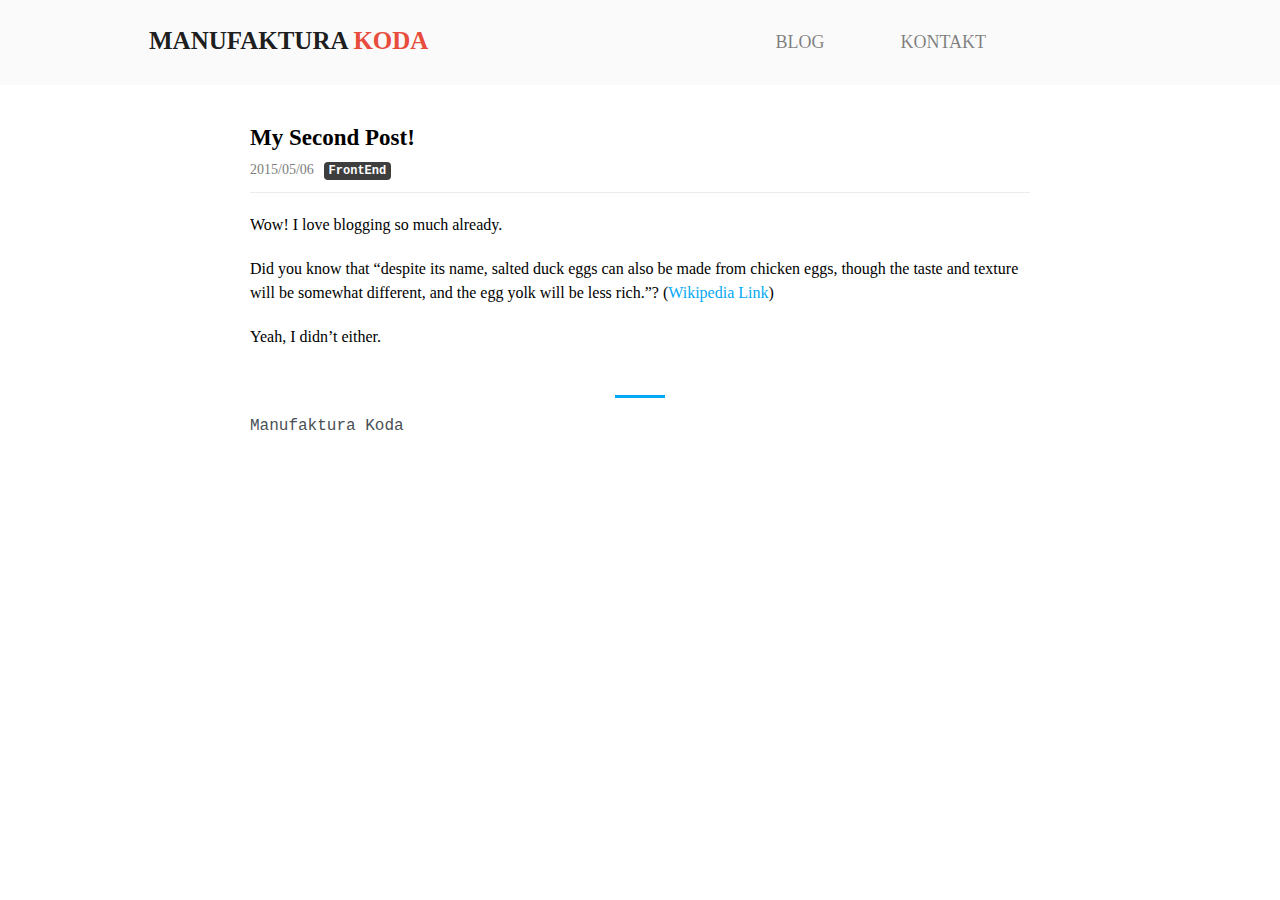
<file: my-second-post/index.html>
<!DOCTYPE html><html lang="en"><head><meta charSet="utf-8"/><meta http-equiv="X-UA-Compatible" content="IE=edge"/><meta name="viewport" content="width=device-width, initial-scale=1.0"/><link rel="preload" href="/component---src-layouts-index-js-24cfa556d8bcd1c240ed.js" as="script"/><link rel="preload" href="/component---src-templates-blog-post-js-115f983c768cc612467b.js" as="script"/><link rel="preload" href="/path---my-second-post-8c9943f897e4ff0747d5.js" as="script"/><link rel="preload" href="/app-9f72963e0191537da8f3.js" as="script"/><link rel="preload" href="/commons-5e13531ab4a8929b216e.js" as="script"/><link rel="manifest" href="/manifest.webmanifest"/><meta name="theme-color" content="#673ab7"/><title data-react-helmet="true">My Second Post! | Manufaktura Koda</title><meta data-react-helmet="true" name="twitter:card" content="summary"/><meta data-react-helmet="true" name="twitter:site" content="@/"/><meta data-react-helmet="true" property="og:title" content="My Second Post!"/><meta data-react-helmet="true" property="og:type" content="article"/><meta data-react-helmet="true" property="og:description" content="Wow! I love blogging so much already.
Did you know that “despite its name, salted duck eggs can also be made from chicken eggs, though the taste and texture will be somewhat different, and the egg yol"/><meta data-react-helmet="true" property="og:url" content="https://manufakturakoda.com/my-second-post/"/><link rel="sitemap" type="application/xml" href="/sitemap.xml"/><style id="gatsby-inlined-css">.nlogo #mobile{display:none}@media (max-width:600px){.nlogo #mobile{display:block}.nlogo #desktop{display:none}}.navbar{height:85px}#crvena{color:#e74c3c}#desktop,#mobile{font-size:25px}#desktop{padding:0 133px}.nav-link{font-family:karla;font-size:18px}.navbar-brand{font-family:space mono}.navbar-nav>li{padding-left:30px;padding-right:30px}#mobile{float:left;padding:8px 50px}@media screen and (max-width:864px){.nlogo{padding:0}.nav-wrapper{position:fixed;top:0;left:0;width:100%;height:100%;z-index:-1;background:#ecf0f1;opacity:0;transition:all .2s ease}.nav-wrapper ul{position:absolute;top:50%;transform:translateY(-50%);width:100%}.nav-wrapper ul li{display:block;float:none;width:100%;text-align:right;margin-bottom:10px}.nav-wrapper ul li:first-child a{transition-delay:.2s}.nav-wrapper ul li:nth-child(2) a{transition-delay:.3s}.nav-wrapper ul li:nth-child(3) a{transition-delay:.4s}.nav-wrapper ul li:nth-child(4) a{transition-delay:.5s}.nav-wrapper ul li:not(:first-child){margin-left:0}.nav-wrapper ul li a{padding:10px 24px;opacity:0;color:#000;transform:translateX(-20px);transition:all .2s ease}.nav-btn{position:fixed;right:10px;top:10px;display:block;width:48px;height:48px;cursor:pointer;z-index:9999;border-radius:50%}.nav-btn i{display:block;width:20px;height:2px;background:#000;border-radius:2px;margin-left:14px}.nav-btn i:first-child{margin-top:16px}.nav-btn i:nth-child(2){margin-top:4px;opacity:1}.nav-btn i:nth-child(3){margin-top:4px}}#nav:checked+.nav-btn{transform:rotate(45deg)}#nav:checked+.nav-btn i{background:#000;transition:transform .2s ease}#nav:checked+.nav-btn i:first-child{transform:translateY(6px) rotate(180deg)}#nav:checked+.nav-btn i:nth-child(2){opacity:0}#nav:checked+.nav-btn i:nth-child(3){transform:translateY(-6px) rotate(90deg)}#nav:checked~.nav-wrapper{z-index:9990;opacity:1}#nav:checked~.nav-wrapper ul li a{opacity:1;transform:translateX(0)}.hidden{display:none}/*!
 * Bootstrap v4.1.1 (https://getbootstrap.com/)
 * Copyright 2011-2018 The Bootstrap Authors
 * Copyright 2011-2018 Twitter, Inc.
 * Licensed under MIT (https://github.com/twbs/bootstrap/blob/master/LICENSE)
 */:root{--blue:#03a9f4;--indigo:#3f51b5;--purple:#673ab7;--pink:#e91e63;--red:#e74c3c;--orange:#ff5722;--yellow:#ffab00;--green:#8bc34a;--teal:#009688;--cyan:#00bcd4;--white:#fff;--gray:#868e96;--gray-dark:#343a40;--primary:#03a9f4;--secondary:#868e96;--success:#8bc34a;--info:#00bcd4;--warning:#ffab00;--danger:#e74c3c;--light:#fafafa;--dark:#343a40;--breakpoint-xs:0;--breakpoint-sm:576px;--breakpoint-md:768px;--breakpoint-lg:992px;--breakpoint-xl:1200px;--font-family-sans-serif:-apple-system,BlinkMacSystemFont,"Segoe UI",Roboto,"Helvetica Neue",Arial,sans-serif,"Apple Color Emoji","Segoe UI Emoji","Segoe UI Symbol";--font-family-monospace:"BasisGrotesqueProMonoRegular","andale mono","SFMono-Regular",Menlo,Monaco,Consolas,"Liberation Mono","Courier New",monospace}*,:after,:before{box-sizing:border-box}html{font-family:sans-serif;line-height:1.15;-webkit-text-size-adjust:100%;-ms-text-size-adjust:100%;-ms-overflow-style:scrollbar;-webkit-tap-highlight-color:rgba(0,0,0,0)}@-ms-viewport{width:device-width}article,aside,figcaption,figure,footer,header,hgroup,main,nav,section{display:block}body{margin:0;font-family:BasisGrotesqueProMonoRegular,andale mono,SFMono-Regular,Menlo,Monaco,Consolas,Liberation Mono,Courier New,monospace;font-size:1rem;font-weight:400;line-height:1.5;color:#495057;text-align:left;background-color:#fff}[tabindex="-1"]:focus{outline:0!important}hr{box-sizing:content-box;height:0;overflow:visible}h1,h2,h3,h4,h5,h6{margin-top:0;margin-bottom:.5rem}p{margin-top:0;margin-bottom:1rem}abbr[data-original-title],abbr[title]{text-decoration:underline;text-decoration:underline dotted;cursor:help;border-bottom:0}address{font-style:normal;line-height:inherit}address,dl,ol,ul{margin-bottom:1rem}dl,ol,ul{margin-top:0}ol ol,ol ul,ul ol,ul ul{margin-bottom:0}dt{font-weight:700}dd{margin-bottom:.5rem;margin-left:0}blockquote{margin:0 0 1rem}dfn{font-style:italic}b,strong{font-weight:bolder}small{font-size:80%}sub,sup{position:relative;font-size:75%;line-height:0;vertical-align:baseline}sub{bottom:-.25em}sup{top:-.5em}a{color:#03a9f4;text-decoration:none;background-color:transparent;-webkit-text-decoration-skip:objects}a:hover{color:#0275a8;text-decoration:none}a:not([href]):not([tabindex]),a:not([href]):not([tabindex]):focus,a:not([href]):not([tabindex]):hover{color:inherit;text-decoration:none}a:not([href]):not([tabindex]):focus{outline:0}code,kbd,pre,samp{font-family:BasisGrotesqueProMonoRegular,andale mono,SFMono-Regular,Menlo,Monaco,Consolas,Liberation Mono,Courier New,monospace;font-size:1em}pre{margin-top:0;margin-bottom:1rem;overflow:auto;-ms-overflow-style:scrollbar}figure{margin:0 0 1rem}img{vertical-align:middle;border-style:none}svg:not(:root){overflow:hidden}table{border-collapse:collapse}caption{padding-top:.75rem;padding-bottom:.75rem;color:#868e96;text-align:left;caption-side:bottom}th{text-align:inherit}label{display:inline-block;margin-bottom:.5rem}button{border-radius:0}button:focus{outline:1px dotted;outline:5px auto -webkit-focus-ring-color}button,input,optgroup,select,textarea{margin:0;font-family:inherit;font-size:inherit;line-height:inherit}button,input{overflow:visible}button,select{text-transform:none}[type=reset],[type=submit],button,html [type=button]{-webkit-appearance:button}[type=button]::-moz-focus-inner,[type=reset]::-moz-focus-inner,[type=submit]::-moz-focus-inner,button::-moz-focus-inner{padding:0;border-style:none}input[type=checkbox],input[type=radio]{box-sizing:border-box;padding:0}input[type=date],input[type=datetime-local],input[type=month],input[type=time]{-webkit-appearance:listbox}textarea{overflow:auto;resize:vertical}fieldset{min-width:0;padding:0;margin:0;border:0}legend{display:block;width:100%;max-width:100%;padding:0;margin-bottom:.5rem;font-size:1.5rem;line-height:inherit;color:inherit;white-space:normal}progress{vertical-align:baseline}[type=number]::-webkit-inner-spin-button,[type=number]::-webkit-outer-spin-button{height:auto}[type=search]{outline-offset:-2px;-webkit-appearance:none}[type=search]::-webkit-search-cancel-button,[type=search]::-webkit-search-decoration{-webkit-appearance:none}::-webkit-file-upload-button{font:inherit;-webkit-appearance:button}output{display:inline-block}summary{display:list-item;cursor:pointer}template{display:none}[hidden]{display:none!important}.h1,.h2,.h3,.h4,.h5,.h6,h1,h2,h3,h4,h5,h6{margin-bottom:.5rem;font-family:inherit;font-weight:600;line-height:1.1;color:inherit}.h1,h1{font-size:1.6rem}.h2,h2{font-size:1.4rem}.h3,h3{font-size:1.2rem}.h4,h4{font-size:1.1rem}.h5,h5{font-size:1.05rem}.h6,h6{font-size:1rem}.lead{font-size:1.25rem;font-weight:300}.display-1{font-size:6rem}.display-1,.display-2{font-weight:300;line-height:1.1}.display-2{font-size:5.5rem}.display-3{font-size:4.5rem}.display-3,.display-4{font-weight:300;line-height:1.1}.display-4{font-size:3.5rem}hr{margin-top:1rem;margin-bottom:1rem;border:0;border-top:1px solid rgba(0,0,0,.1)}.small,small{font-size:80%;font-weight:400}.mark,mark{padding:.2em;background-color:#fcf8e3}.list-inline,.list-unstyled{padding-left:0;list-style:none}.list-inline-item{display:inline-block}.list-inline-item:not(:last-child){margin-right:.5rem}.initialism{font-size:90%;text-transform:uppercase}.blockquote{margin-bottom:1rem;font-size:1.25rem}.blockquote-footer{display:block;font-size:80%;color:#868e96}.blockquote-footer:before{content:"\2014   \A0"}.img-fluid,.img-thumbnail{max-width:100%;height:auto}.img-thumbnail{padding:.25rem;background-color:#fff;border:1px solid #dee2e6;border-radius:.25rem;box-shadow:0 1px 2px rgba(0,0,0,.075)}.figure{display:inline-block}.figure-img{margin-bottom:.5rem;line-height:1}.figure-caption{font-size:90%;color:#868e96}code{font-size:87.5%;color:#e91e63;word-break:break-word}a>code{color:inherit}kbd{padding:.2rem .4rem;font-size:87.5%;color:#fff;background-color:#212529;border-radius:.2rem;box-shadow:inset 0 -.1rem 0 rgba(0,0,0,.25)}kbd kbd{padding:0;font-size:100%;font-weight:700;box-shadow:none}pre{display:block;font-size:87.5%;color:#212529}pre code{font-size:inherit;color:inherit;word-break:normal}.pre-scrollable{max-height:340px;overflow-y:scroll}.container{width:100%;padding-right:15px;padding-left:15px;margin-right:auto;margin-left:auto}@media (min-width:576px){.container{max-width:540px}}@media (min-width:768px){.container{max-width:640px}}@media (min-width:992px){.container{max-width:740px}}@media (min-width:1200px){.container{max-width:840px}}.container-fluid{width:100%;padding-right:15px;padding-left:15px;margin-right:auto;margin-left:auto}.row{display:flex;flex-wrap:wrap;margin-right:-15px;margin-left:-15px}.no-gutters{margin-right:0;margin-left:0}.no-gutters>.col,.no-gutters>[class*=col-]{padding-right:0;padding-left:0}.col,.col-1,.col-2,.col-3,.col-4,.col-5,.col-6,.col-7,.col-8,.col-9,.col-10,.col-11,.col-12,.col-auto,.col-lg,.col-lg-1,.col-lg-2,.col-lg-3,.col-lg-4,.col-lg-5,.col-lg-6,.col-lg-7,.col-lg-8,.col-lg-9,.col-lg-10,.col-lg-11,.col-lg-12,.col-lg-auto,.col-md,.col-md-1,.col-md-2,.col-md-3,.col-md-4,.col-md-5,.col-md-6,.col-md-7,.col-md-8,.col-md-9,.col-md-10,.col-md-11,.col-md-12,.col-md-auto,.col-sm,.col-sm-1,.col-sm-2,.col-sm-3,.col-sm-4,.col-sm-5,.col-sm-6,.col-sm-7,.col-sm-8,.col-sm-9,.col-sm-10,.col-sm-11,.col-sm-12,.col-sm-auto,.col-xl,.col-xl-1,.col-xl-2,.col-xl-3,.col-xl-4,.col-xl-5,.col-xl-6,.col-xl-7,.col-xl-8,.col-xl-9,.col-xl-10,.col-xl-11,.col-xl-12,.col-xl-auto{position:relative;width:100%;min-height:1px;padding-right:15px;padding-left:15px}.col{flex-basis:0;flex-grow:1;max-width:100%}.col-auto{flex:0 0 auto;width:auto;max-width:none}.col-1{flex:0 0 8.33333%;max-width:8.33333%}.col-2{flex:0 0 16.66667%;max-width:16.66667%}.col-3{flex:0 0 25%;max-width:25%}.col-4{flex:0 0 33.33333%;max-width:33.33333%}.col-5{flex:0 0 41.66667%;max-width:41.66667%}.col-6{flex:0 0 50%;max-width:50%}.col-7{flex:0 0 58.33333%;max-width:58.33333%}.col-8{flex:0 0 66.66667%;max-width:66.66667%}.col-9{flex:0 0 75%;max-width:75%}.col-10{flex:0 0 83.33333%;max-width:83.33333%}.col-11{flex:0 0 91.66667%;max-width:91.66667%}.col-12{flex:0 0 100%;max-width:100%}.order-first{order:-1}.order-last{order:13}.order-0{order:0}.order-1{order:1}.order-2{order:2}.order-3{order:3}.order-4{order:4}.order-5{order:5}.order-6{order:6}.order-7{order:7}.order-8{order:8}.order-9{order:9}.order-10{order:10}.order-11{order:11}.order-12{order:12}.offset-1{margin-left:8.33333%}.offset-2{margin-left:16.66667%}.offset-3{margin-left:25%}.offset-4{margin-left:33.33333%}.offset-5{margin-left:41.66667%}.offset-6{margin-left:50%}.offset-7{margin-left:58.33333%}.offset-8{margin-left:66.66667%}.offset-9{margin-left:75%}.offset-10{margin-left:83.33333%}.offset-11{margin-left:91.66667%}@media (min-width:576px){.col-sm{flex-basis:0;flex-grow:1;max-width:100%}.col-sm-auto{flex:0 0 auto;width:auto;max-width:none}.col-sm-1{flex:0 0 8.33333%;max-width:8.33333%}.col-sm-2{flex:0 0 16.66667%;max-width:16.66667%}.col-sm-3{flex:0 0 25%;max-width:25%}.col-sm-4{flex:0 0 33.33333%;max-width:33.33333%}.col-sm-5{flex:0 0 41.66667%;max-width:41.66667%}.col-sm-6{flex:0 0 50%;max-width:50%}.col-sm-7{flex:0 0 58.33333%;max-width:58.33333%}.col-sm-8{flex:0 0 66.66667%;max-width:66.66667%}.col-sm-9{flex:0 0 75%;max-width:75%}.col-sm-10{flex:0 0 83.33333%;max-width:83.33333%}.col-sm-11{flex:0 0 91.66667%;max-width:91.66667%}.col-sm-12{flex:0 0 100%;max-width:100%}.order-sm-first{order:-1}.order-sm-last{order:13}.order-sm-0{order:0}.order-sm-1{order:1}.order-sm-2{order:2}.order-sm-3{order:3}.order-sm-4{order:4}.order-sm-5{order:5}.order-sm-6{order:6}.order-sm-7{order:7}.order-sm-8{order:8}.order-sm-9{order:9}.order-sm-10{order:10}.order-sm-11{order:11}.order-sm-12{order:12}.offset-sm-0{margin-left:0}.offset-sm-1{margin-left:8.33333%}.offset-sm-2{margin-left:16.66667%}.offset-sm-3{margin-left:25%}.offset-sm-4{margin-left:33.33333%}.offset-sm-5{margin-left:41.66667%}.offset-sm-6{margin-left:50%}.offset-sm-7{margin-left:58.33333%}.offset-sm-8{margin-left:66.66667%}.offset-sm-9{margin-left:75%}.offset-sm-10{margin-left:83.33333%}.offset-sm-11{margin-left:91.66667%}}@media (min-width:768px){.col-md{flex-basis:0;flex-grow:1;max-width:100%}.col-md-auto{flex:0 0 auto;width:auto;max-width:none}.col-md-1{flex:0 0 8.33333%;max-width:8.33333%}.col-md-2{flex:0 0 16.66667%;max-width:16.66667%}.col-md-3{flex:0 0 25%;max-width:25%}.col-md-4{flex:0 0 33.33333%;max-width:33.33333%}.col-md-5{flex:0 0 41.66667%;max-width:41.66667%}.col-md-6{flex:0 0 50%;max-width:50%}.col-md-7{flex:0 0 58.33333%;max-width:58.33333%}.col-md-8{flex:0 0 66.66667%;max-width:66.66667%}.col-md-9{flex:0 0 75%;max-width:75%}.col-md-10{flex:0 0 83.33333%;max-width:83.33333%}.col-md-11{flex:0 0 91.66667%;max-width:91.66667%}.col-md-12{flex:0 0 100%;max-width:100%}.order-md-first{order:-1}.order-md-last{order:13}.order-md-0{order:0}.order-md-1{order:1}.order-md-2{order:2}.order-md-3{order:3}.order-md-4{order:4}.order-md-5{order:5}.order-md-6{order:6}.order-md-7{order:7}.order-md-8{order:8}.order-md-9{order:9}.order-md-10{order:10}.order-md-11{order:11}.order-md-12{order:12}.offset-md-0{margin-left:0}.offset-md-1{margin-left:8.33333%}.offset-md-2{margin-left:16.66667%}.offset-md-3{margin-left:25%}.offset-md-4{margin-left:33.33333%}.offset-md-5{margin-left:41.66667%}.offset-md-6{margin-left:50%}.offset-md-7{margin-left:58.33333%}.offset-md-8{margin-left:66.66667%}.offset-md-9{margin-left:75%}.offset-md-10{margin-left:83.33333%}.offset-md-11{margin-left:91.66667%}}@media (min-width:992px){.col-lg{flex-basis:0;flex-grow:1;max-width:100%}.col-lg-auto{flex:0 0 auto;width:auto;max-width:none}.col-lg-1{flex:0 0 8.33333%;max-width:8.33333%}.col-lg-2{flex:0 0 16.66667%;max-width:16.66667%}.col-lg-3{flex:0 0 25%;max-width:25%}.col-lg-4{flex:0 0 33.33333%;max-width:33.33333%}.col-lg-5{flex:0 0 41.66667%;max-width:41.66667%}.col-lg-6{flex:0 0 50%;max-width:50%}.col-lg-7{flex:0 0 58.33333%;max-width:58.33333%}.col-lg-8{flex:0 0 66.66667%;max-width:66.66667%}.col-lg-9{flex:0 0 75%;max-width:75%}.col-lg-10{flex:0 0 83.33333%;max-width:83.33333%}.col-lg-11{flex:0 0 91.66667%;max-width:91.66667%}.col-lg-12{flex:0 0 100%;max-width:100%}.order-lg-first{order:-1}.order-lg-last{order:13}.order-lg-0{order:0}.order-lg-1{order:1}.order-lg-2{order:2}.order-lg-3{order:3}.order-lg-4{order:4}.order-lg-5{order:5}.order-lg-6{order:6}.order-lg-7{order:7}.order-lg-8{order:8}.order-lg-9{order:9}.order-lg-10{order:10}.order-lg-11{order:11}.order-lg-12{order:12}.offset-lg-0{margin-left:0}.offset-lg-1{margin-left:8.33333%}.offset-lg-2{margin-left:16.66667%}.offset-lg-3{margin-left:25%}.offset-lg-4{margin-left:33.33333%}.offset-lg-5{margin-left:41.66667%}.offset-lg-6{margin-left:50%}.offset-lg-7{margin-left:58.33333%}.offset-lg-8{margin-left:66.66667%}.offset-lg-9{margin-left:75%}.offset-lg-10{margin-left:83.33333%}.offset-lg-11{margin-left:91.66667%}}@media (min-width:1200px){.col-xl{flex-basis:0;flex-grow:1;max-width:100%}.col-xl-auto{flex:0 0 auto;width:auto;max-width:none}.col-xl-1{flex:0 0 8.33333%;max-width:8.33333%}.col-xl-2{flex:0 0 16.66667%;max-width:16.66667%}.col-xl-3{flex:0 0 25%;max-width:25%}.col-xl-4{flex:0 0 33.33333%;max-width:33.33333%}.col-xl-5{flex:0 0 41.66667%;max-width:41.66667%}.col-xl-6{flex:0 0 50%;max-width:50%}.col-xl-7{flex:0 0 58.33333%;max-width:58.33333%}.col-xl-8{flex:0 0 66.66667%;max-width:66.66667%}.col-xl-9{flex:0 0 75%;max-width:75%}.col-xl-10{flex:0 0 83.33333%;max-width:83.33333%}.col-xl-11{flex:0 0 91.66667%;max-width:91.66667%}.col-xl-12{flex:0 0 100%;max-width:100%}.order-xl-first{order:-1}.order-xl-last{order:13}.order-xl-0{order:0}.order-xl-1{order:1}.order-xl-2{order:2}.order-xl-3{order:3}.order-xl-4{order:4}.order-xl-5{order:5}.order-xl-6{order:6}.order-xl-7{order:7}.order-xl-8{order:8}.order-xl-9{order:9}.order-xl-10{order:10}.order-xl-11{order:11}.order-xl-12{order:12}.offset-xl-0{margin-left:0}.offset-xl-1{margin-left:8.33333%}.offset-xl-2{margin-left:16.66667%}.offset-xl-3{margin-left:25%}.offset-xl-4{margin-left:33.33333%}.offset-xl-5{margin-left:41.66667%}.offset-xl-6{margin-left:50%}.offset-xl-7{margin-left:58.33333%}.offset-xl-8{margin-left:66.66667%}.offset-xl-9{margin-left:75%}.offset-xl-10{margin-left:83.33333%}.offset-xl-11{margin-left:91.66667%}}.table{width:100%;max-width:100%;margin-bottom:1rem;background-color:transparent}.table td,.table th{padding:.75rem;vertical-align:top;border-top:1px solid #dee2e6}.table thead th{vertical-align:bottom;border-bottom:2px solid #dee2e6}.table tbody+tbody{border-top:2px solid #dee2e6}.table .table{background-color:#fff}.table-sm td,.table-sm th{padding:.3rem}.table-bordered,.table-bordered td,.table-bordered th{border:1px solid #dee2e6}.table-bordered thead td,.table-bordered thead th{border-bottom-width:2px}.table-borderless tbody+tbody,.table-borderless td,.table-borderless th,.table-borderless thead th{border:0}.table-striped tbody tr:nth-of-type(odd){background-color:rgba(0,0,0,.05)}.table-hover tbody tr:hover{background-color:rgba(0,0,0,.075)}.table-primary,.table-primary>td,.table-primary>th{background-color:#b8e7fc}.table-hover .table-primary:hover,.table-hover .table-primary:hover>td,.table-hover .table-primary:hover>th{background-color:#a0dffb}.table-secondary,.table-secondary>td,.table-secondary>th{background-color:#dddfe2}.table-hover .table-secondary:hover,.table-hover .table-secondary:hover>td,.table-hover .table-secondary:hover>th{background-color:#cfd2d6}.table-success,.table-success>td,.table-success>th{background-color:#dfeecc}.table-hover .table-success:hover,.table-hover .table-success:hover>td,.table-hover .table-success:hover>th{background-color:#d3e8b9}.table-info,.table-info>td,.table-info>th{background-color:#b8ecf3}.table-hover .table-info:hover,.table-hover .table-info:hover>td,.table-hover .table-info:hover>th{background-color:#a2e6ef}.table-warning,.table-warning>td,.table-warning>th{background-color:#ffe7b8}.table-hover .table-warning:hover,.table-hover .table-warning:hover>td,.table-hover .table-warning:hover>th{background-color:#ffde9f}.table-danger,.table-danger>td,.table-danger>th{background-color:#f8cdc8}.table-hover .table-danger:hover,.table-hover .table-danger:hover>td,.table-hover .table-danger:hover>th{background-color:#f5b8b1}.table-light,.table-light>td,.table-light>th{background-color:#fefefe}.table-hover .table-light:hover,.table-hover .table-light:hover>td,.table-hover .table-light:hover>th{background-color:#f1f1f1}.table-dark,.table-dark>td,.table-dark>th{background-color:#c6c8ca}.table-hover .table-dark:hover,.table-hover .table-dark:hover>td,.table-hover .table-dark:hover>th{background-color:#b9bbbe}.table-active,.table-active>td,.table-active>th,.table-hover .table-active:hover,.table-hover .table-active:hover>td,.table-hover .table-active:hover>th{background-color:rgba(0,0,0,.075)}.table .thead-dark th{color:#fff;background-color:#212529;border-color:#32383e}.table .thead-light th{color:#495057;background-color:#e9ecef;border-color:#dee2e6}.table-dark{color:#fff;background-color:#212529}.table-dark td,.table-dark th,.table-dark thead th{border-color:#32383e}.table-dark.table-bordered{border:0}.table-dark.table-striped tbody tr:nth-of-type(odd){background-color:hsla(0,0%,100%,.05)}.table-dark.table-hover tbody tr:hover{background-color:hsla(0,0%,100%,.075)}@media (max-width:575.98px){.table-responsive-sm{display:block;width:100%;overflow-x:auto;-webkit-overflow-scrolling:touch;-ms-overflow-style:-ms-autohiding-scrollbar}.table-responsive-sm>.table-bordered{border:0}}@media (max-width:767.98px){.table-responsive-md{display:block;width:100%;overflow-x:auto;-webkit-overflow-scrolling:touch;-ms-overflow-style:-ms-autohiding-scrollbar}.table-responsive-md>.table-bordered{border:0}}@media (max-width:991.98px){.table-responsive-lg{display:block;width:100%;overflow-x:auto;-webkit-overflow-scrolling:touch;-ms-overflow-style:-ms-autohiding-scrollbar}.table-responsive-lg>.table-bordered{border:0}}@media (max-width:1199.98px){.table-responsive-xl{display:block;width:100%;overflow-x:auto;-webkit-overflow-scrolling:touch;-ms-overflow-style:-ms-autohiding-scrollbar}.table-responsive-xl>.table-bordered{border:0}}.table-responsive{display:block;width:100%;overflow-x:auto;-webkit-overflow-scrolling:touch;-ms-overflow-style:-ms-autohiding-scrollbar}.table-responsive>.table-bordered{border:0}.form-control{display:block;width:100%;padding:.375rem .75rem;font-size:1rem;line-height:1.5;color:#495057;background-color:#fff;background-clip:padding-box;border:1px solid #ced4da;border-radius:.25rem;box-shadow:inset 0 1px 1px rgba(0,0,0,.075)}@media screen and (prefers-reduced-motion:reduce){.form-control{transition:none}}.form-control::-ms-expand{background-color:transparent;border:0}.form-control:focus{color:#495057;background-color:#fff;border-color:#79d4fd;outline:0;box-shadow:inset 0 1px 1px rgba(0,0,0,.075),0 0 0 .2rem rgba(3,169,244,.25)}.form-control::placeholder{color:#868e96;opacity:1}.form-control:disabled,.form-control[readonly]{background-color:#e9ecef;opacity:1}select.form-control:not([size]):not([multiple]){height:calc(2.25rem + 2px)}select.form-control:focus::-ms-value{color:#495057;background-color:#fff}.form-control-file,.form-control-range{display:block;width:100%}.col-form-label{padding-top:calc(.375rem + 1px);padding-bottom:calc(.375rem + 1px);margin-bottom:0;font-size:inherit;line-height:1.5}.col-form-label-lg{padding-top:calc(.5rem + 1px);padding-bottom:calc(.5rem + 1px);font-size:1.25rem;line-height:1.5}.col-form-label-sm{padding-top:calc(.25rem + 1px);padding-bottom:calc(.25rem + 1px);font-size:.875rem;line-height:1.5}.form-control-plaintext{display:block;width:100%;padding-top:.375rem;padding-bottom:.375rem;margin-bottom:0;line-height:1.5;color:#495057;background-color:transparent;border:solid transparent;border-width:1px 0}.form-control-plaintext.form-control-lg,.form-control-plaintext.form-control-sm,.input-group-lg>.form-control-plaintext.form-control,.input-group-lg>.input-group-append>.form-control-plaintext.btn,.input-group-lg>.input-group-append>.form-control-plaintext.input-group-text,.input-group-lg>.input-group-prepend>.form-control-plaintext.btn,.input-group-lg>.input-group-prepend>.form-control-plaintext.input-group-text,.input-group-sm>.form-control-plaintext.form-control,.input-group-sm>.input-group-append>.form-control-plaintext.btn,.input-group-sm>.input-group-append>.form-control-plaintext.input-group-text,.input-group-sm>.input-group-prepend>.form-control-plaintext.btn,.input-group-sm>.input-group-prepend>.form-control-plaintext.input-group-text{padding-right:0;padding-left:0}.form-control-sm,.input-group-sm>.form-control,.input-group-sm>.input-group-append>.btn,.input-group-sm>.input-group-append>.input-group-text,.input-group-sm>.input-group-prepend>.btn,.input-group-sm>.input-group-prepend>.input-group-text{padding:.25rem .5rem;font-size:.875rem;line-height:1.5;border-radius:.2rem}.input-group-sm>.input-group-append>select.btn:not([size]):not([multiple]),.input-group-sm>.input-group-append>select.input-group-text:not([size]):not([multiple]),.input-group-sm>.input-group-prepend>select.btn:not([size]):not([multiple]),.input-group-sm>.input-group-prepend>select.input-group-text:not([size]):not([multiple]),.input-group-sm>select.form-control:not([size]):not([multiple]),select.form-control-sm:not([size]):not([multiple]){height:calc(1.8125rem + 2px)}.form-control-lg,.input-group-lg>.form-control,.input-group-lg>.input-group-append>.btn,.input-group-lg>.input-group-append>.input-group-text,.input-group-lg>.input-group-prepend>.btn,.input-group-lg>.input-group-prepend>.input-group-text{padding:.5rem 1rem;font-size:1.25rem;line-height:1.5;border-radius:.3rem}.input-group-lg>.input-group-append>select.btn:not([size]):not([multiple]),.input-group-lg>.input-group-append>select.input-group-text:not([size]):not([multiple]),.input-group-lg>.input-group-prepend>select.btn:not([size]):not([multiple]),.input-group-lg>.input-group-prepend>select.input-group-text:not([size]):not([multiple]),.input-group-lg>select.form-control:not([size]):not([multiple]),select.form-control-lg:not([size]):not([multiple]){height:calc(2.875rem + 2px)}.form-group{margin-bottom:1rem}.form-text{display:block;margin-top:.25rem}.form-row{display:flex;flex-wrap:wrap;margin-right:-5px;margin-left:-5px}.form-row>.col,.form-row>[class*=col-]{padding-right:5px;padding-left:5px}.form-check{position:relative;display:block;padding-left:1.25rem}.form-check-input{position:absolute;margin-top:.3rem;margin-left:-1.25rem}.form-check-input:disabled~.form-check-label{color:#868e96}.form-check-label{margin-bottom:0}.form-check-inline{display:inline-flex;align-items:center;padding-left:0;margin-right:.75rem}.form-check-inline .form-check-input{position:static;margin-top:0;margin-right:.3125rem;margin-left:0}.valid-feedback{display:none;width:100%;margin-top:.25rem;font-size:80%;color:#8bc34a}.valid-tooltip{position:absolute;top:100%;z-index:5;display:none;max-width:100%;padding:.5rem;margin-top:.1rem;font-size:.875rem;line-height:1;color:#fff;background-color:rgba(139,195,74,.8);border-radius:.2rem}.custom-select.is-valid,.form-control.is-valid,.was-validated .custom-select:valid,.was-validated .form-control:valid{border-color:#8bc34a}.custom-select.is-valid:focus,.form-control.is-valid:focus,.was-validated .custom-select:valid:focus,.was-validated .form-control:valid:focus{border-color:#8bc34a;box-shadow:0 0 0 .2rem rgba(139,195,74,.25)}.custom-select.is-valid~.valid-feedback,.custom-select.is-valid~.valid-tooltip,.form-control-file.is-valid~.valid-feedback,.form-control-file.is-valid~.valid-tooltip,.form-control.is-valid~.valid-feedback,.form-control.is-valid~.valid-tooltip,.was-validated .custom-select:valid~.valid-feedback,.was-validated .custom-select:valid~.valid-tooltip,.was-validated .form-control-file:valid~.valid-feedback,.was-validated .form-control-file:valid~.valid-tooltip,.was-validated .form-control:valid~.valid-feedback,.was-validated .form-control:valid~.valid-tooltip{display:block}.form-check-input.is-valid~.form-check-label,.was-validated .form-check-input:valid~.form-check-label{color:#8bc34a}.form-check-input.is-valid~.valid-feedback,.form-check-input.is-valid~.valid-tooltip,.was-validated .form-check-input:valid~.valid-feedback,.was-validated .form-check-input:valid~.valid-tooltip{display:block}.custom-control-input.is-valid~.custom-control-label,.was-validated .custom-control-input:valid~.custom-control-label{color:#8bc34a}.custom-control-input.is-valid~.custom-control-label:before,.was-validated .custom-control-input:valid~.custom-control-label:before{background-color:#c8e3aa}.custom-control-input.is-valid~.valid-feedback,.custom-control-input.is-valid~.valid-tooltip,.was-validated .custom-control-input:valid~.valid-feedback,.was-validated .custom-control-input:valid~.valid-tooltip{display:block}.custom-control-input.is-valid:checked~.custom-control-label:before,.was-validated .custom-control-input:valid:checked~.custom-control-label:before{background-color:#a4d070}.custom-control-input.is-valid:focus~.custom-control-label:before,.was-validated .custom-control-input:valid:focus~.custom-control-label:before{box-shadow:0 0 0 1px #fff,0 0 0 .2rem rgba(139,195,74,.25)}.custom-file-input.is-valid~.custom-file-label,.was-validated .custom-file-input:valid~.custom-file-label{border-color:#8bc34a}.custom-file-input.is-valid~.custom-file-label:before,.was-validated .custom-file-input:valid~.custom-file-label:before{border-color:inherit}.custom-file-input.is-valid~.valid-feedback,.custom-file-input.is-valid~.valid-tooltip,.was-validated .custom-file-input:valid~.valid-feedback,.was-validated .custom-file-input:valid~.valid-tooltip{display:block}.custom-file-input.is-valid:focus~.custom-file-label,.was-validated .custom-file-input:valid:focus~.custom-file-label{box-shadow:0 0 0 .2rem rgba(139,195,74,.25)}.invalid-feedback{display:none;width:100%;margin-top:.25rem;font-size:80%;color:#e74c3c}.invalid-tooltip{position:absolute;top:100%;z-index:5;display:none;max-width:100%;padding:.5rem;margin-top:.1rem;font-size:.875rem;line-height:1;color:#fff;background-color:rgba(231,76,60,.8);border-radius:.2rem}.custom-select.is-invalid,.form-control.is-invalid,.was-validated .custom-select:invalid,.was-validated .form-control:invalid{border-color:#e74c3c}.custom-select.is-invalid:focus,.form-control.is-invalid:focus,.was-validated .custom-select:invalid:focus,.was-validated .form-control:invalid:focus{border-color:#e74c3c;box-shadow:0 0 0 .2rem rgba(231,76,60,.25)}.custom-select.is-invalid~.invalid-feedback,.custom-select.is-invalid~.invalid-tooltip,.form-control-file.is-invalid~.invalid-feedback,.form-control-file.is-invalid~.invalid-tooltip,.form-control.is-invalid~.invalid-feedback,.form-control.is-invalid~.invalid-tooltip,.was-validated .custom-select:invalid~.invalid-feedback,.was-validated .custom-select:invalid~.invalid-tooltip,.was-validated .form-control-file:invalid~.invalid-feedback,.was-validated .form-control-file:invalid~.invalid-tooltip,.was-validated .form-control:invalid~.invalid-feedback,.was-validated .form-control:invalid~.invalid-tooltip{display:block}.form-check-input.is-invalid~.form-check-label,.was-validated .form-check-input:invalid~.form-check-label{color:#e74c3c}.form-check-input.is-invalid~.invalid-feedback,.form-check-input.is-invalid~.invalid-tooltip,.was-validated .form-check-input:invalid~.invalid-feedback,.was-validated .form-check-input:invalid~.invalid-tooltip{display:block}.custom-control-input.is-invalid~.custom-control-label,.was-validated .custom-control-input:invalid~.custom-control-label{color:#e74c3c}.custom-control-input.is-invalid~.custom-control-label:before,.was-validated .custom-control-input:invalid~.custom-control-label:before{background-color:#f5b4ae}.custom-control-input.is-invalid~.invalid-feedback,.custom-control-input.is-invalid~.invalid-tooltip,.was-validated .custom-control-input:invalid~.invalid-feedback,.was-validated .custom-control-input:invalid~.invalid-tooltip{display:block}.custom-control-input.is-invalid:checked~.custom-control-label:before,.was-validated .custom-control-input:invalid:checked~.custom-control-label:before{background-color:#ed7669}.custom-control-input.is-invalid:focus~.custom-control-label:before,.was-validated .custom-control-input:invalid:focus~.custom-control-label:before{box-shadow:0 0 0 1px #fff,0 0 0 .2rem rgba(231,76,60,.25)}.custom-file-input.is-invalid~.custom-file-label,.was-validated .custom-file-input:invalid~.custom-file-label{border-color:#e74c3c}.custom-file-input.is-invalid~.custom-file-label:before,.was-validated .custom-file-input:invalid~.custom-file-label:before{border-color:inherit}.custom-file-input.is-invalid~.invalid-feedback,.custom-file-input.is-invalid~.invalid-tooltip,.was-validated .custom-file-input:invalid~.invalid-feedback,.was-validated .custom-file-input:invalid~.invalid-tooltip{display:block}.custom-file-input.is-invalid:focus~.custom-file-label,.was-validated .custom-file-input:invalid:focus~.custom-file-label{box-shadow:0 0 0 .2rem rgba(231,76,60,.25)}.form-inline{display:flex;flex-flow:row wrap;align-items:center}.form-inline .form-check{width:100%}@media (min-width:576px){.form-inline label{justify-content:center}.form-inline .form-group,.form-inline label{display:flex;align-items:center;margin-bottom:0}.form-inline .form-group{flex:0 0 auto;flex-flow:row wrap}.form-inline .form-control{display:inline-block;width:auto;vertical-align:middle}.form-inline .form-control-plaintext{display:inline-block}.form-inline .custom-select,.form-inline .input-group{width:auto}.form-inline .form-check{display:flex;align-items:center;justify-content:center;width:auto;padding-left:0}.form-inline .form-check-input{position:relative;margin-top:0;margin-right:.25rem;margin-left:0}.form-inline .custom-control{align-items:center;justify-content:center}.form-inline .custom-control-label{margin-bottom:0}}.btn{display:inline-block;font-weight:400;text-align:center;white-space:nowrap;vertical-align:middle;user-select:none;border:1px solid transparent;padding:.375rem .75rem;font-size:1rem;line-height:1.5;border-radius:.25rem}@media screen and (prefers-reduced-motion:reduce){.btn{transition:none}}.btn:focus,.btn:hover{text-decoration:none}.btn.focus,.btn:focus{outline:0;box-shadow:0 0 0 .2rem rgba(3,169,244,.25)}.btn.disabled,.btn:disabled{opacity:.65;box-shadow:none}.btn:not(:disabled):not(.disabled){cursor:pointer}.btn:not(:disabled):not(.disabled).active,.btn:not(:disabled):not(.disabled):active{background-image:none;box-shadow:inset 0 3px 5px rgba(0,0,0,.125)}.btn:not(:disabled):not(.disabled).active:focus,.btn:not(:disabled):not(.disabled):active:focus{box-shadow:0 0 0 .2rem rgba(3,169,244,.25),inset 0 3px 5px rgba(0,0,0,.125)}a.btn.disabled,fieldset:disabled a.btn{pointer-events:none}.btn-primary{color:#fff;background-color:#03a9f4;border-color:#03a9f4;box-shadow:inset 0 1px 0 hsla(0,0%,100%,.15),0 1px 1px rgba(0,0,0,.075)}.btn-primary:hover{color:#fff;background-color:#038fce;border-color:#0286c2}.btn-primary.focus,.btn-primary:focus{box-shadow:inset 0 1px 0 hsla(0,0%,100%,.15),0 1px 1px rgba(0,0,0,.075),0 0 0 .2rem rgba(3,169,244,.5)}.btn-primary.disabled,.btn-primary:disabled{color:#fff;background-color:#03a9f4;border-color:#03a9f4}.btn-primary:not(:disabled):not(.disabled).active,.btn-primary:not(:disabled):not(.disabled):active,.show>.btn-primary.dropdown-toggle{color:#fff;background-color:#0286c2;border-color:#027db5}.btn-primary:not(:disabled):not(.disabled).active:focus,.btn-primary:not(:disabled):not(.disabled):active:focus,.show>.btn-primary.dropdown-toggle:focus{box-shadow:inset 0 3px 5px rgba(0,0,0,.125),0 0 0 .2rem rgba(3,169,244,.5)}.btn-secondary{color:#fff;background-color:#868e96;border-color:#868e96;box-shadow:inset 0 1px 0 hsla(0,0%,100%,.15),0 1px 1px rgba(0,0,0,.075)}.btn-secondary:hover{color:#fff;background-color:#727b84;border-color:#6c757d}.btn-secondary.focus,.btn-secondary:focus{box-shadow:inset 0 1px 0 hsla(0,0%,100%,.15),0 1px 1px rgba(0,0,0,.075),0 0 0 .2rem hsla(210,7%,56%,.5)}.btn-secondary.disabled,.btn-secondary:disabled{color:#fff;background-color:#868e96;border-color:#868e96}.btn-secondary:not(:disabled):not(.disabled).active,.btn-secondary:not(:disabled):not(.disabled):active,.show>.btn-secondary.dropdown-toggle{color:#fff;background-color:#6c757d;border-color:#666e76}.btn-secondary:not(:disabled):not(.disabled).active:focus,.btn-secondary:not(:disabled):not(.disabled):active:focus,.show>.btn-secondary.dropdown-toggle:focus{box-shadow:inset 0 3px 5px rgba(0,0,0,.125),0 0 0 .2rem hsla(210,7%,56%,.5)}.btn-success{color:#212529;background-color:#8bc34a;border-color:#8bc34a;box-shadow:inset 0 1px 0 hsla(0,0%,100%,.15),0 1px 1px rgba(0,0,0,.075)}.btn-success:hover{color:#fff;background-color:#78ad39;border-color:#71a436}.btn-success.focus,.btn-success:focus{box-shadow:inset 0 1px 0 hsla(0,0%,100%,.15),0 1px 1px rgba(0,0,0,.075),0 0 0 .2rem rgba(139,195,74,.5)}.btn-success.disabled,.btn-success:disabled{color:#212529;background-color:#8bc34a;border-color:#8bc34a}.btn-success:not(:disabled):not(.disabled).active,.btn-success:not(:disabled):not(.disabled):active,.show>.btn-success.dropdown-toggle{color:#fff;background-color:#71a436;border-color:#6a9a33}.btn-success:not(:disabled):not(.disabled).active:focus,.btn-success:not(:disabled):not(.disabled):active:focus,.show>.btn-success.dropdown-toggle:focus{box-shadow:inset 0 3px 5px rgba(0,0,0,.125),0 0 0 .2rem rgba(139,195,74,.5)}.btn-info{color:#fff;background-color:#00bcd4;border-color:#00bcd4;box-shadow:inset 0 1px 0 hsla(0,0%,100%,.15),0 1px 1px rgba(0,0,0,.075)}.btn-info:hover{color:#fff;background-color:#009aae;border-color:#008fa1}.btn-info.focus,.btn-info:focus{box-shadow:inset 0 1px 0 hsla(0,0%,100%,.15),0 1px 1px rgba(0,0,0,.075),0 0 0 .2rem rgba(0,188,212,.5)}.btn-info.disabled,.btn-info:disabled{color:#fff;background-color:#00bcd4;border-color:#00bcd4}.btn-info:not(:disabled):not(.disabled).active,.btn-info:not(:disabled):not(.disabled):active,.show>.btn-info.dropdown-toggle{color:#fff;background-color:#008fa1;border-color:#008394}.btn-info:not(:disabled):not(.disabled).active:focus,.btn-info:not(:disabled):not(.disabled):active:focus,.show>.btn-info.dropdown-toggle:focus{box-shadow:inset 0 3px 5px rgba(0,0,0,.125),0 0 0 .2rem rgba(0,188,212,.5)}.btn-warning{color:#212529;background-color:#ffab00;border-color:#ffab00;box-shadow:inset 0 1px 0 hsla(0,0%,100%,.15),0 1px 1px rgba(0,0,0,.075)}.btn-warning:hover{color:#212529;background-color:#d99100;border-color:#cc8900}.btn-warning.focus,.btn-warning:focus{box-shadow:inset 0 1px 0 hsla(0,0%,100%,.15),0 1px 1px rgba(0,0,0,.075),0 0 0 .2rem rgba(255,171,0,.5)}.btn-warning.disabled,.btn-warning:disabled{color:#212529;background-color:#ffab00;border-color:#ffab00}.btn-warning:not(:disabled):not(.disabled).active,.btn-warning:not(:disabled):not(.disabled):active,.show>.btn-warning.dropdown-toggle{color:#fff;background-color:#cc8900;border-color:#bf8000}.btn-warning:not(:disabled):not(.disabled).active:focus,.btn-warning:not(:disabled):not(.disabled):active:focus,.show>.btn-warning.dropdown-toggle:focus{box-shadow:inset 0 3px 5px rgba(0,0,0,.125),0 0 0 .2rem rgba(255,171,0,.5)}.btn-danger{color:#fff;background-color:#e74c3c;border-color:#e74c3c;box-shadow:inset 0 1px 0 hsla(0,0%,100%,.15),0 1px 1px rgba(0,0,0,.075)}.btn-danger:hover{color:#fff;background-color:#e12e1c;border-color:#d62c1a}.btn-danger.focus,.btn-danger:focus{box-shadow:inset 0 1px 0 hsla(0,0%,100%,.15),0 1px 1px rgba(0,0,0,.075),0 0 0 .2rem rgba(231,76,60,.5)}.btn-danger.disabled,.btn-danger:disabled{color:#fff;background-color:#e74c3c;border-color:#e74c3c}.btn-danger:not(:disabled):not(.disabled).active,.btn-danger:not(:disabled):not(.disabled):active,.show>.btn-danger.dropdown-toggle{color:#fff;background-color:#d62c1a;border-color:#ca2a19}.btn-danger:not(:disabled):not(.disabled).active:focus,.btn-danger:not(:disabled):not(.disabled):active:focus,.show>.btn-danger.dropdown-toggle:focus{box-shadow:inset 0 3px 5px rgba(0,0,0,.125),0 0 0 .2rem rgba(231,76,60,.5)}.btn-light{color:#212529;background-color:#fafafa;border-color:#fafafa;box-shadow:inset 0 1px 0 hsla(0,0%,100%,.15),0 1px 1px rgba(0,0,0,.075)}.btn-light:hover{color:#212529;background-color:#e7e7e7;border-color:#e1e1e1}.btn-light.focus,.btn-light:focus{box-shadow:inset 0 1px 0 hsla(0,0%,100%,.15),0 1px 1px rgba(0,0,0,.075),0 0 0 .2rem hsla(0,0%,98%,.5)}.btn-light.disabled,.btn-light:disabled{color:#212529;background-color:#fafafa;border-color:#fafafa}.btn-light:not(:disabled):not(.disabled).active,.btn-light:not(:disabled):not(.disabled):active,.show>.btn-light.dropdown-toggle{color:#212529;background-color:#e1e1e1;border-color:#dadada}.btn-light:not(:disabled):not(.disabled).active:focus,.btn-light:not(:disabled):not(.disabled):active:focus,.show>.btn-light.dropdown-toggle:focus{box-shadow:inset 0 3px 5px rgba(0,0,0,.125),0 0 0 .2rem hsla(0,0%,98%,.5)}.btn-dark{color:#fff;background-color:#343a40;border-color:#343a40;box-shadow:inset 0 1px 0 hsla(0,0%,100%,.15),0 1px 1px rgba(0,0,0,.075)}.btn-dark:hover{color:#fff;background-color:#23272b;border-color:#1d2124}.btn-dark.focus,.btn-dark:focus{box-shadow:inset 0 1px 0 hsla(0,0%,100%,.15),0 1px 1px rgba(0,0,0,.075),0 0 0 .2rem rgba(52,58,64,.5)}.btn-dark.disabled,.btn-dark:disabled{color:#fff;background-color:#343a40;border-color:#343a40}.btn-dark:not(:disabled):not(.disabled).active,.btn-dark:not(:disabled):not(.disabled):active,.show>.btn-dark.dropdown-toggle{color:#fff;background-color:#1d2124;border-color:#171a1d}.btn-dark:not(:disabled):not(.disabled).active:focus,.btn-dark:not(:disabled):not(.disabled):active:focus,.show>.btn-dark.dropdown-toggle:focus{box-shadow:inset 0 3px 5px rgba(0,0,0,.125),0 0 0 .2rem rgba(52,58,64,.5)}.btn-outline-primary{color:#03a9f4;background-color:transparent;background-image:none;border-color:#03a9f4}.btn-outline-primary:hover{color:#fff;background-color:#03a9f4;border-color:#03a9f4}.btn-outline-primary.focus,.btn-outline-primary:focus{box-shadow:0 0 0 .2rem rgba(3,169,244,.5)}.btn-outline-primary.disabled,.btn-outline-primary:disabled{color:#03a9f4;background-color:transparent}.btn-outline-primary:not(:disabled):not(.disabled).active,.btn-outline-primary:not(:disabled):not(.disabled):active,.show>.btn-outline-primary.dropdown-toggle{color:#fff;background-color:#03a9f4;border-color:#03a9f4}.btn-outline-primary:not(:disabled):not(.disabled).active:focus,.btn-outline-primary:not(:disabled):not(.disabled):active:focus,.show>.btn-outline-primary.dropdown-toggle:focus{box-shadow:inset 0 3px 5px rgba(0,0,0,.125),0 0 0 .2rem rgba(3,169,244,.5)}.btn-outline-secondary{color:#868e96;background-color:transparent;background-image:none;border-color:#868e96}.btn-outline-secondary:hover{color:#fff;background-color:#868e96;border-color:#868e96}.btn-outline-secondary.focus,.btn-outline-secondary:focus{box-shadow:0 0 0 .2rem hsla(210,7%,56%,.5)}.btn-outline-secondary.disabled,.btn-outline-secondary:disabled{color:#868e96;background-color:transparent}.btn-outline-secondary:not(:disabled):not(.disabled).active,.btn-outline-secondary:not(:disabled):not(.disabled):active,.show>.btn-outline-secondary.dropdown-toggle{color:#fff;background-color:#868e96;border-color:#868e96}.btn-outline-secondary:not(:disabled):not(.disabled).active:focus,.btn-outline-secondary:not(:disabled):not(.disabled):active:focus,.show>.btn-outline-secondary.dropdown-toggle:focus{box-shadow:inset 0 3px 5px rgba(0,0,0,.125),0 0 0 .2rem hsla(210,7%,56%,.5)}.btn-outline-success{color:#8bc34a;background-color:transparent;background-image:none;border-color:#8bc34a}.btn-outline-success:hover{color:#212529;background-color:#8bc34a;border-color:#8bc34a}.btn-outline-success.focus,.btn-outline-success:focus{box-shadow:0 0 0 .2rem rgba(139,195,74,.5)}.btn-outline-success.disabled,.btn-outline-success:disabled{color:#8bc34a;background-color:transparent}.btn-outline-success:not(:disabled):not(.disabled).active,.btn-outline-success:not(:disabled):not(.disabled):active,.show>.btn-outline-success.dropdown-toggle{color:#212529;background-color:#8bc34a;border-color:#8bc34a}.btn-outline-success:not(:disabled):not(.disabled).active:focus,.btn-outline-success:not(:disabled):not(.disabled):active:focus,.show>.btn-outline-success.dropdown-toggle:focus{box-shadow:inset 0 3px 5px rgba(0,0,0,.125),0 0 0 .2rem rgba(139,195,74,.5)}.btn-outline-info{color:#00bcd4;background-color:transparent;background-image:none;border-color:#00bcd4}.btn-outline-info:hover{color:#fff;background-color:#00bcd4;border-color:#00bcd4}.btn-outline-info.focus,.btn-outline-info:focus{box-shadow:0 0 0 .2rem rgba(0,188,212,.5)}.btn-outline-info.disabled,.btn-outline-info:disabled{color:#00bcd4;background-color:transparent}.btn-outline-info:not(:disabled):not(.disabled).active,.btn-outline-info:not(:disabled):not(.disabled):active,.show>.btn-outline-info.dropdown-toggle{color:#fff;background-color:#00bcd4;border-color:#00bcd4}.btn-outline-info:not(:disabled):not(.disabled).active:focus,.btn-outline-info:not(:disabled):not(.disabled):active:focus,.show>.btn-outline-info.dropdown-toggle:focus{box-shadow:inset 0 3px 5px rgba(0,0,0,.125),0 0 0 .2rem rgba(0,188,212,.5)}.btn-outline-warning{color:#ffab00;background-color:transparent;background-image:none;border-color:#ffab00}.btn-outline-warning:hover{color:#212529;background-color:#ffab00;border-color:#ffab00}.btn-outline-warning.focus,.btn-outline-warning:focus{box-shadow:0 0 0 .2rem rgba(255,171,0,.5)}.btn-outline-warning.disabled,.btn-outline-warning:disabled{color:#ffab00;background-color:transparent}.btn-outline-warning:not(:disabled):not(.disabled).active,.btn-outline-warning:not(:disabled):not(.disabled):active,.show>.btn-outline-warning.dropdown-toggle{color:#212529;background-color:#ffab00;border-color:#ffab00}.btn-outline-warning:not(:disabled):not(.disabled).active:focus,.btn-outline-warning:not(:disabled):not(.disabled):active:focus,.show>.btn-outline-warning.dropdown-toggle:focus{box-shadow:inset 0 3px 5px rgba(0,0,0,.125),0 0 0 .2rem rgba(255,171,0,.5)}.btn-outline-danger{color:#e74c3c;background-color:transparent;background-image:none;border-color:#e74c3c}.btn-outline-danger:hover{color:#fff;background-color:#e74c3c;border-color:#e74c3c}.btn-outline-danger.focus,.btn-outline-danger:focus{box-shadow:0 0 0 .2rem rgba(231,76,60,.5)}.btn-outline-danger.disabled,.btn-outline-danger:disabled{color:#e74c3c;background-color:transparent}.btn-outline-danger:not(:disabled):not(.disabled).active,.btn-outline-danger:not(:disabled):not(.disabled):active,.show>.btn-outline-danger.dropdown-toggle{color:#fff;background-color:#e74c3c;border-color:#e74c3c}.btn-outline-danger:not(:disabled):not(.disabled).active:focus,.btn-outline-danger:not(:disabled):not(.disabled):active:focus,.show>.btn-outline-danger.dropdown-toggle:focus{box-shadow:inset 0 3px 5px rgba(0,0,0,.125),0 0 0 .2rem rgba(231,76,60,.5)}.btn-outline-light{color:#fafafa;background-color:transparent;background-image:none;border-color:#fafafa}.btn-outline-light:hover{color:#212529;background-color:#fafafa;border-color:#fafafa}.btn-outline-light.focus,.btn-outline-light:focus{box-shadow:0 0 0 .2rem hsla(0,0%,98%,.5)}.btn-outline-light.disabled,.btn-outline-light:disabled{color:#fafafa;background-color:transparent}.btn-outline-light:not(:disabled):not(.disabled).active,.btn-outline-light:not(:disabled):not(.disabled):active,.show>.btn-outline-light.dropdown-toggle{color:#212529;background-color:#fafafa;border-color:#fafafa}.btn-outline-light:not(:disabled):not(.disabled).active:focus,.btn-outline-light:not(:disabled):not(.disabled):active:focus,.show>.btn-outline-light.dropdown-toggle:focus{box-shadow:inset 0 3px 5px rgba(0,0,0,.125),0 0 0 .2rem hsla(0,0%,98%,.5)}.btn-outline-dark{color:#343a40;background-color:transparent;background-image:none;border-color:#343a40}.btn-outline-dark:hover{color:#fff;background-color:#343a40;border-color:#343a40}.btn-outline-dark.focus,.btn-outline-dark:focus{box-shadow:0 0 0 .2rem rgba(52,58,64,.5)}.btn-outline-dark.disabled,.btn-outline-dark:disabled{color:#343a40;background-color:transparent}.btn-outline-dark:not(:disabled):not(.disabled).active,.btn-outline-dark:not(:disabled):not(.disabled):active,.show>.btn-outline-dark.dropdown-toggle{color:#fff;background-color:#343a40;border-color:#343a40}.btn-outline-dark:not(:disabled):not(.disabled).active:focus,.btn-outline-dark:not(:disabled):not(.disabled):active:focus,.show>.btn-outline-dark.dropdown-toggle:focus{box-shadow:inset 0 3px 5px rgba(0,0,0,.125),0 0 0 .2rem rgba(52,58,64,.5)}.btn-link{font-weight:400;color:#03a9f4;background-color:transparent}.btn-link:hover{color:#0275a8;text-decoration:none;background-color:transparent;border-color:transparent}.btn-link.focus,.btn-link:focus{text-decoration:none;border-color:transparent;box-shadow:none}.btn-link.disabled,.btn-link:disabled{color:#868e96;pointer-events:none}.btn-group-lg>.btn,.btn-lg{padding:.5rem 1rem;font-size:1.25rem;line-height:1.5;border-radius:.3rem}.btn-group-sm>.btn,.btn-sm{padding:.25rem .5rem;font-size:.875rem;line-height:1.5;border-radius:.2rem}.btn-block{display:block;width:100%}.btn-block+.btn-block{margin-top:.5rem}input[type=button].btn-block,input[type=reset].btn-block,input[type=submit].btn-block{width:100%}@media screen and (prefers-reduced-motion:reduce){.fade{transition:none}}.fade:not(.show){opacity:0}.collapse:not(.show){display:none}.collapsing{position:relative;height:0;overflow:hidden}@media screen and (prefers-reduced-motion:reduce){.collapsing{transition:none}}.dropdown,.dropleft,.dropright,.dropup{position:relative}.dropdown-toggle:after{display:inline-block;width:0;height:0;margin-left:.255em;vertical-align:.255em;content:"";border-top:.3em solid;border-right:.3em solid transparent;border-bottom:0;border-left:.3em solid transparent}.dropdown-toggle:empty:after{margin-left:0}.dropdown-menu{position:absolute;top:100%;left:0;z-index:1000;display:none;float:left;min-width:10rem;padding:.5rem 0;margin:.125rem 0 0;font-size:1rem;color:#495057;text-align:left;list-style:none;background-color:#fff;background-clip:padding-box;border:1px solid rgba(0,0,0,.15);border-radius:.25rem;box-shadow:0 .5rem 1rem rgba(0,0,0,.175)}.dropdown-menu-right{right:0;left:auto}.dropup .dropdown-menu{top:auto;bottom:100%;margin-top:0;margin-bottom:.125rem}.dropup .dropdown-toggle:after{display:inline-block;width:0;height:0;margin-left:.255em;vertical-align:.255em;content:"";border-top:0;border-right:.3em solid transparent;border-bottom:.3em solid;border-left:.3em solid transparent}.dropup .dropdown-toggle:empty:after{margin-left:0}.dropright .dropdown-menu{top:0;right:auto;left:100%;margin-top:0;margin-left:.125rem}.dropright .dropdown-toggle:after{display:inline-block;width:0;height:0;margin-left:.255em;vertical-align:.255em;content:"";border-top:.3em solid transparent;border-right:0;border-bottom:.3em solid transparent;border-left:.3em solid}.dropright .dropdown-toggle:empty:after{margin-left:0}.dropright .dropdown-toggle:after{vertical-align:0}.dropleft .dropdown-menu{top:0;right:100%;left:auto;margin-top:0;margin-right:.125rem}.dropleft .dropdown-toggle:after{display:inline-block;width:0;height:0;margin-left:.255em;vertical-align:.255em;content:"";display:none}.dropleft .dropdown-toggle:before{display:inline-block;width:0;height:0;margin-right:.255em;vertical-align:.255em;content:"";border-top:.3em solid transparent;border-right:.3em solid;border-bottom:.3em solid transparent}.dropleft .dropdown-toggle:empty:after{margin-left:0}.dropleft .dropdown-toggle:before{vertical-align:0}.dropdown-menu[x-placement^=bottom],.dropdown-menu[x-placement^=left],.dropdown-menu[x-placement^=right],.dropdown-menu[x-placement^=top]{right:auto;bottom:auto}.dropdown-divider{height:0;margin:.5rem 0;overflow:hidden;border-top:1px solid #e9ecef}.dropdown-item{display:block;width:100%;padding:.25rem 1.5rem;clear:both;font-weight:400;color:#212529;text-align:inherit;white-space:nowrap;background-color:transparent;border:0}.dropdown-item:focus,.dropdown-item:hover{color:#16181b;text-decoration:none;background-color:#fafafa}.dropdown-item.active,.dropdown-item:active{color:#fff;text-decoration:none;background-color:#03a9f4}.dropdown-item.disabled,.dropdown-item:disabled{color:#868e96;background-color:transparent}.dropdown-menu.show{display:block}.dropdown-header{display:block;padding:.5rem 1.5rem;margin-bottom:0;font-size:.875rem;color:#868e96;white-space:nowrap}.dropdown-item-text{display:block;padding:.25rem 1.5rem;color:#212529}.btn-group,.btn-group-vertical{position:relative;display:inline-flex;vertical-align:middle}.btn-group-vertical>.btn,.btn-group>.btn{position:relative;flex:0 1 auto}.btn-group-vertical>.btn.active,.btn-group-vertical>.btn:active,.btn-group-vertical>.btn:focus,.btn-group-vertical>.btn:hover,.btn-group>.btn.active,.btn-group>.btn:active,.btn-group>.btn:focus,.btn-group>.btn:hover{z-index:1}.btn-group-vertical .btn+.btn,.btn-group-vertical .btn+.btn-group,.btn-group-vertical .btn-group+.btn,.btn-group-vertical .btn-group+.btn-group,.btn-group .btn+.btn,.btn-group .btn+.btn-group,.btn-group .btn-group+.btn,.btn-group .btn-group+.btn-group{margin-left:-1px}.btn-toolbar{display:flex;flex-wrap:wrap;justify-content:flex-start}.btn-toolbar .input-group{width:auto}.btn-group>.btn:first-child{margin-left:0}.btn-group>.btn-group:not(:last-child)>.btn,.btn-group>.btn:not(:last-child):not(.dropdown-toggle){border-top-right-radius:0;border-bottom-right-radius:0}.btn-group>.btn-group:not(:first-child)>.btn,.btn-group>.btn:not(:first-child){border-top-left-radius:0;border-bottom-left-radius:0}.dropdown-toggle-split{padding-right:.5625rem;padding-left:.5625rem}.dropdown-toggle-split:after,.dropright .dropdown-toggle-split:after,.dropup .dropdown-toggle-split:after{margin-left:0}.dropleft .dropdown-toggle-split:before{margin-right:0}.btn-group-sm>.btn+.dropdown-toggle-split,.btn-sm+.dropdown-toggle-split{padding-right:.375rem;padding-left:.375rem}.btn-group-lg>.btn+.dropdown-toggle-split,.btn-lg+.dropdown-toggle-split{padding-right:.75rem;padding-left:.75rem}.btn-group.show .dropdown-toggle{box-shadow:inset 0 3px 5px rgba(0,0,0,.125)}.btn-group.show .dropdown-toggle.btn-link{box-shadow:none}.btn-group-vertical{flex-direction:column;align-items:flex-start;justify-content:center}.btn-group-vertical .btn,.btn-group-vertical .btn-group{width:100%}.btn-group-vertical>.btn+.btn,.btn-group-vertical>.btn+.btn-group,.btn-group-vertical>.btn-group+.btn,.btn-group-vertical>.btn-group+.btn-group{margin-top:-1px;margin-left:0}.btn-group-vertical>.btn-group:not(:last-child)>.btn,.btn-group-vertical>.btn:not(:last-child):not(.dropdown-toggle){border-bottom-right-radius:0;border-bottom-left-radius:0}.btn-group-vertical>.btn-group:not(:first-child)>.btn,.btn-group-vertical>.btn:not(:first-child){border-top-left-radius:0;border-top-right-radius:0}.btn-group-toggle>.btn,.btn-group-toggle>.btn-group>.btn{margin-bottom:0}.btn-group-toggle>.btn-group>.btn input[type=checkbox],.btn-group-toggle>.btn-group>.btn input[type=radio],.btn-group-toggle>.btn input[type=checkbox],.btn-group-toggle>.btn input[type=radio]{position:absolute;clip:rect(0,0,0,0);pointer-events:none}.input-group{position:relative;display:flex;flex-wrap:wrap;align-items:stretch;width:100%}.input-group>.custom-file,.input-group>.custom-select,.input-group>.form-control{position:relative;flex:1 1 auto;width:1%;margin-bottom:0}.input-group>.custom-file:focus,.input-group>.custom-select:focus,.input-group>.form-control:focus{z-index:3}.input-group>.custom-file+.custom-file,.input-group>.custom-file+.custom-select,.input-group>.custom-file+.form-control,.input-group>.custom-select+.custom-file,.input-group>.custom-select+.custom-select,.input-group>.custom-select+.form-control,.input-group>.form-control+.custom-file,.input-group>.form-control+.custom-select,.input-group>.form-control+.form-control{margin-left:-1px}.input-group>.custom-select:not(:last-child),.input-group>.form-control:not(:last-child){border-top-right-radius:0;border-bottom-right-radius:0}.input-group>.custom-select:not(:first-child),.input-group>.form-control:not(:first-child){border-top-left-radius:0;border-bottom-left-radius:0}.input-group>.custom-file{display:flex;align-items:center}.input-group>.custom-file:not(:last-child) .custom-file-label,.input-group>.custom-file:not(:last-child) .custom-file-label:after{border-top-right-radius:0;border-bottom-right-radius:0}.input-group>.custom-file:not(:first-child) .custom-file-label{border-top-left-radius:0;border-bottom-left-radius:0}.input-group-append,.input-group-prepend{display:flex}.input-group-append .btn,.input-group-prepend .btn{position:relative;z-index:2}.input-group-append .btn+.btn,.input-group-append .btn+.input-group-text,.input-group-append .input-group-text+.btn,.input-group-append .input-group-text+.input-group-text,.input-group-prepend .btn+.btn,.input-group-prepend .btn+.input-group-text,.input-group-prepend .input-group-text+.btn,.input-group-prepend .input-group-text+.input-group-text{margin-left:-1px}.input-group-prepend{margin-right:-1px}.input-group-append{margin-left:-1px}.input-group-text{display:flex;align-items:center;padding:.375rem .75rem;margin-bottom:0;font-size:1rem;font-weight:400;line-height:1.5;color:#495057;text-align:center;white-space:nowrap;background-color:#e9ecef;border:1px solid #ced4da;border-radius:.25rem}.input-group-text input[type=checkbox],.input-group-text input[type=radio]{margin-top:0}.input-group>.input-group-append:last-child>.btn:not(:last-child):not(.dropdown-toggle),.input-group>.input-group-append:last-child>.input-group-text:not(:last-child),.input-group>.input-group-append:not(:last-child)>.btn,.input-group>.input-group-append:not(:last-child)>.input-group-text,.input-group>.input-group-prepend>.btn,.input-group>.input-group-prepend>.input-group-text{border-top-right-radius:0;border-bottom-right-radius:0}.input-group>.input-group-append>.btn,.input-group>.input-group-append>.input-group-text,.input-group>.input-group-prepend:first-child>.btn:not(:first-child),.input-group>.input-group-prepend:first-child>.input-group-text:not(:first-child),.input-group>.input-group-prepend:not(:first-child)>.btn,.input-group>.input-group-prepend:not(:first-child)>.input-group-text{border-top-left-radius:0;border-bottom-left-radius:0}.custom-control{position:relative;display:block;min-height:1.5rem;padding-left:1.5rem}.custom-control-inline{display:inline-flex;margin-right:1rem}.custom-control-input{position:absolute;z-index:-1;opacity:0}.custom-control-input:checked~.custom-control-label:before{color:#fff;background-color:#03a9f4;box-shadow:none}.custom-control-input:focus~.custom-control-label:before{box-shadow:0 0 0 1px #fff,0 0 0 .2rem rgba(3,169,244,.25)}.custom-control-input:active~.custom-control-label:before{color:#fff;background-color:#ace4fe;box-shadow:none}.custom-control-input:disabled~.custom-control-label{color:#868e96}.custom-control-input:disabled~.custom-control-label:before{background-color:#e9ecef}.custom-control-label{position:relative;margin-bottom:0}.custom-control-label:before{pointer-events:none;user-select:none;background-color:#dee2e6;box-shadow:inset 0 .25rem .25rem rgba(0,0,0,.1)}.custom-control-label:after,.custom-control-label:before{position:absolute;top:.25rem;left:-1.5rem;display:block;width:1rem;height:1rem;content:""}.custom-control-label:after{background-repeat:no-repeat;background-position:50%;background-size:50% 50%}.custom-checkbox .custom-control-label:before{border-radius:.25rem}.custom-checkbox .custom-control-input:checked~.custom-control-label:before{background-color:#03a9f4}.custom-checkbox .custom-control-input:checked~.custom-control-label:after{background-image:url("data:image/svg+xml;charset=utf8,%3Csvg xmlns='http://www.w3.org/2000/svg' viewBox='0 0 8 8'%3E%3Cpath fill='%23fff' d='M6.564.75l-3.59 3.612-1.538-1.55L0 4.26 2.974 7.25 8 2.193z'/%3E%3C/svg%3E")}.custom-checkbox .custom-control-input:indeterminate~.custom-control-label:before{background-color:#03a9f4;box-shadow:none}.custom-checkbox .custom-control-input:indeterminate~.custom-control-label:after{background-image:url("data:image/svg+xml;charset=utf8,%3Csvg xmlns='http://www.w3.org/2000/svg' viewBox='0 0 4 4'%3E%3Cpath stroke='%23fff' d='M0 2h4'/%3E%3C/svg%3E")}.custom-checkbox .custom-control-input:disabled:checked~.custom-control-label:before{background-color:rgba(3,169,244,.5)}.custom-checkbox .custom-control-input:disabled:indeterminate~.custom-control-label:before{background-color:rgba(3,169,244,.5)}.custom-radio .custom-control-label:before{border-radius:50%}.custom-radio .custom-control-input:checked~.custom-control-label:before{background-color:#03a9f4}.custom-radio .custom-control-input:checked~.custom-control-label:after{background-image:url("data:image/svg+xml;charset=utf8,%3Csvg xmlns='http://www.w3.org/2000/svg' viewBox='-4 -4 8 8'%3E%3Ccircle r='3' fill='%23fff'/%3E%3C/svg%3E")}.custom-radio .custom-control-input:disabled:checked~.custom-control-label:before{background-color:rgba(3,169,244,.5)}.custom-select{display:inline-block;width:100%;height:calc(2.25rem + 2px);padding:.375rem 1.75rem .375rem .75rem;line-height:1.5;color:#495057;vertical-align:middle;background:#fff url("data:image/svg+xml;charset=utf8,%3Csvg xmlns='http://www.w3.org/2000/svg' viewBox='0 0 4 5'%3E%3Cpath fill='%23343a40' d='M2 0L0 2h4zm0 5L0 3h4z'/%3E%3C/svg%3E") no-repeat right .75rem center;background-size:8px 10px;border:1px solid #ced4da;border-radius:.25rem;appearance:none}.custom-select:focus{border-color:#79d4fd;outline:0;box-shadow:inset 0 1px 2px rgba(0,0,0,.075),0 0 5px rgba(121,212,253,.5)}.custom-select:focus::-ms-value{color:#495057;background-color:#fff}.custom-select[multiple],.custom-select[size]:not([size="1"]){height:auto;padding-right:.75rem;background-image:none}.custom-select:disabled{color:#868e96;background-color:#e9ecef}.custom-select::-ms-expand{opacity:0}.custom-select-sm{height:calc(1.8125rem + 2px);font-size:75%}.custom-select-lg,.custom-select-sm{padding-top:.375rem;padding-bottom:.375rem}.custom-select-lg{height:calc(2.875rem + 2px);font-size:125%}.custom-file{display:inline-block;margin-bottom:0}.custom-file,.custom-file-input{position:relative;width:100%;height:calc(2.25rem + 2px)}.custom-file-input{z-index:2;margin:0;opacity:0}.custom-file-input:focus~.custom-file-label{border-color:#79d4fd;box-shadow:0 0 0 .2rem rgba(3,169,244,.25)}.custom-file-input:focus~.custom-file-label:after{border-color:#79d4fd}.custom-file-input:lang(en)~.custom-file-label:after{content:"Browse"}.custom-file-label{left:0;z-index:1;height:calc(2.25rem + 2px);background-color:#fff;border:1px solid #ced4da;border-radius:.25rem;box-shadow:inset 0 1px 1px rgba(0,0,0,.075)}.custom-file-label,.custom-file-label:after{position:absolute;top:0;right:0;padding:.375rem .75rem;line-height:1.5;color:#495057}.custom-file-label:after{bottom:0;z-index:3;display:block;height:2.25rem;content:"Browse";background-color:#e9ecef;border-left:1px solid #ced4da;border-radius:0 .25rem .25rem 0}.custom-range{width:100%;padding-left:0;background-color:transparent;appearance:none}.custom-range:focus{outline:none}.custom-range::-moz-focus-outer{border:0}.custom-range::-webkit-slider-thumb{width:1rem;height:1rem;margin-top:-.25rem;background-color:#03a9f4;border:0;border-radius:1rem;box-shadow:0 .1rem .25rem rgba(0,0,0,.1);appearance:none}.custom-range::-webkit-slider-thumb:focus{outline:none;box-shadow:0 0 0 1px #fff,0 0 0 .2rem rgba(3,169,244,.25)}.custom-range::-webkit-slider-thumb:active{background-color:#ace4fe}.custom-range::-webkit-slider-runnable-track{width:100%;height:.5rem;color:transparent;cursor:pointer;background-color:#dee2e6;border-color:transparent;border-radius:1rem;box-shadow:inset 0 .25rem .25rem rgba(0,0,0,.1)}.custom-range::-moz-range-thumb{width:1rem;height:1rem;background-color:#03a9f4;border:0;border-radius:1rem;box-shadow:0 .1rem .25rem rgba(0,0,0,.1);appearance:none}.custom-range::-moz-range-thumb:focus{outline:none;box-shadow:0 0 0 1px #fff,0 0 0 .2rem rgba(3,169,244,.25)}.custom-range::-moz-range-thumb:active{background-color:#ace4fe}.custom-range::-moz-range-track{width:100%;height:.5rem;color:transparent;cursor:pointer;background-color:#dee2e6;border-color:transparent;border-radius:1rem;box-shadow:inset 0 .25rem .25rem rgba(0,0,0,.1)}.custom-range::-ms-thumb{width:1rem;height:1rem;background-color:#03a9f4;border:0;border-radius:1rem;box-shadow:0 .1rem .25rem rgba(0,0,0,.1);appearance:none}.custom-range::-ms-thumb:focus{outline:none;box-shadow:0 0 0 1px #fff,0 0 0 .2rem rgba(3,169,244,.25)}.custom-range::-ms-thumb:active{background-color:#ace4fe}.custom-range::-ms-track{width:100%;height:.5rem;color:transparent;cursor:pointer;background-color:transparent;border-color:transparent;border-width:.5rem;box-shadow:inset 0 .25rem .25rem rgba(0,0,0,.1)}.custom-range::-ms-fill-lower,.custom-range::-ms-fill-upper{background-color:#dee2e6;border-radius:1rem}.custom-range::-ms-fill-upper{margin-right:15px}.nav{display:flex;flex-wrap:wrap;padding-left:0;margin-bottom:0;list-style:none}.nav-link{display:block;padding:.5rem 1rem}.nav-link:focus,.nav-link:hover{text-decoration:none}.nav-link.disabled{color:#868e96}.nav-tabs{border-bottom:1px solid #dee2e6}.nav-tabs .nav-item{margin-bottom:-1px}.nav-tabs .nav-link{border:1px solid transparent;border-top-left-radius:.25rem;border-top-right-radius:.25rem}.nav-tabs .nav-link:focus,.nav-tabs .nav-link:hover{border-color:#e9ecef #e9ecef #dee2e6}.nav-tabs .nav-link.disabled{color:#868e96;background-color:transparent;border-color:transparent}.nav-tabs .nav-item.show .nav-link,.nav-tabs .nav-link.active{color:#495057;background-color:#fff;border-color:#dee2e6 #dee2e6 #fff}.nav-tabs .dropdown-menu{margin-top:-1px;border-top-left-radius:0;border-top-right-radius:0}.nav-pills .nav-link{border-radius:.25rem}.nav-pills .nav-link.active,.nav-pills .show>.nav-link{color:#fff;background-color:#03a9f4}.nav-fill .nav-item{flex:1 1 auto;text-align:center}.nav-justified .nav-item{flex-basis:0;flex-grow:1;text-align:center}.tab-content>.tab-pane{display:none}.tab-content>.active{display:block}.navbar{position:relative;padding:.5rem 1rem}.navbar,.navbar>.container,.navbar>.container-fluid{display:flex;flex-wrap:wrap;align-items:center;justify-content:space-between}.navbar-brand{display:inline-block;padding-top:.3125rem;padding-bottom:.3125rem;margin-right:1rem;font-size:1.25rem;line-height:inherit;white-space:nowrap}.navbar-brand:focus,.navbar-brand:hover{text-decoration:none}.navbar-nav{display:flex;flex-direction:column;padding-left:0;margin-bottom:0;list-style:none}.navbar-nav .nav-link{padding-right:0;padding-left:0}.navbar-nav .dropdown-menu{position:static;float:none}.navbar-text{display:inline-block;padding-top:.5rem;padding-bottom:.5rem}.navbar-collapse{flex-basis:100%;flex-grow:1;align-items:center}.navbar-toggler{padding:.25rem .75rem;font-size:1.25rem;line-height:1;background-color:transparent;border:1px solid transparent;border-radius:.25rem}.navbar-toggler:focus,.navbar-toggler:hover{text-decoration:none}.navbar-toggler:not(:disabled):not(.disabled){cursor:pointer}.navbar-toggler-icon{display:inline-block;width:1.5em;height:1.5em;vertical-align:middle;content:"";background:no-repeat 50%;background-size:100% 100%}@media (max-width:575.98px){.navbar-expand-sm>.container,.navbar-expand-sm>.container-fluid{padding-right:0;padding-left:0}}@media (min-width:576px){.navbar-expand-sm{flex-flow:row nowrap;justify-content:flex-start}.navbar-expand-sm .navbar-nav{flex-direction:row}.navbar-expand-sm .navbar-nav .dropdown-menu{position:absolute}.navbar-expand-sm .navbar-nav .nav-link{padding-right:.5rem;padding-left:.5rem}.navbar-expand-sm>.container,.navbar-expand-sm>.container-fluid{flex-wrap:nowrap}.navbar-expand-sm .navbar-collapse{display:flex!important;flex-basis:auto}.navbar-expand-sm .navbar-toggler{display:none}}@media (max-width:767.98px){.navbar-expand-md>.container,.navbar-expand-md>.container-fluid{padding-right:0;padding-left:0}}@media (min-width:768px){.navbar-expand-md{flex-flow:row nowrap;justify-content:flex-start}.navbar-expand-md .navbar-nav{flex-direction:row}.navbar-expand-md .navbar-nav .dropdown-menu{position:absolute}.navbar-expand-md .navbar-nav .nav-link{padding-right:.5rem;padding-left:.5rem}.navbar-expand-md>.container,.navbar-expand-md>.container-fluid{flex-wrap:nowrap}.navbar-expand-md .navbar-collapse{display:flex!important;flex-basis:auto}.navbar-expand-md .navbar-toggler{display:none}}@media (max-width:991.98px){.navbar-expand-lg>.container,.navbar-expand-lg>.container-fluid{padding-right:0;padding-left:0}}@media (min-width:992px){.navbar-expand-lg{flex-flow:row nowrap;justify-content:flex-start}.navbar-expand-lg .navbar-nav{flex-direction:row}.navbar-expand-lg .navbar-nav .dropdown-menu{position:absolute}.navbar-expand-lg .navbar-nav .nav-link{padding-right:.5rem;padding-left:.5rem}.navbar-expand-lg>.container,.navbar-expand-lg>.container-fluid{flex-wrap:nowrap}.navbar-expand-lg .navbar-collapse{display:flex!important;flex-basis:auto}.navbar-expand-lg .navbar-toggler{display:none}}@media (max-width:1199.98px){.navbar-expand-xl>.container,.navbar-expand-xl>.container-fluid{padding-right:0;padding-left:0}}@media (min-width:1200px){.navbar-expand-xl{flex-flow:row nowrap;justify-content:flex-start}.navbar-expand-xl .navbar-nav{flex-direction:row}.navbar-expand-xl .navbar-nav .dropdown-menu{position:absolute}.navbar-expand-xl .navbar-nav .nav-link{padding-right:.5rem;padding-left:.5rem}.navbar-expand-xl>.container,.navbar-expand-xl>.container-fluid{flex-wrap:nowrap}.navbar-expand-xl .navbar-collapse{display:flex!important;flex-basis:auto}.navbar-expand-xl .navbar-toggler{display:none}}.navbar-expand{flex-flow:row nowrap;justify-content:flex-start}.navbar-expand>.container,.navbar-expand>.container-fluid{padding-right:0;padding-left:0}.navbar-expand .navbar-nav{flex-direction:row}.navbar-expand .navbar-nav .dropdown-menu{position:absolute}.navbar-expand .navbar-nav .nav-link{padding-right:.5rem;padding-left:.5rem}.navbar-expand>.container,.navbar-expand>.container-fluid{flex-wrap:nowrap}.navbar-expand .navbar-collapse{display:flex!important;flex-basis:auto}.navbar-expand .navbar-toggler{display:none}.navbar-light .navbar-brand,.navbar-light .navbar-brand:focus,.navbar-light .navbar-brand:hover{color:rgba(0,0,0,.9)}.navbar-light .navbar-nav .nav-link{color:rgba(0,0,0,.5)}.navbar-light .navbar-nav .nav-link:focus,.navbar-light .navbar-nav .nav-link:hover{color:rgba(0,0,0,.7)}.navbar-light .navbar-nav .nav-link.disabled{color:rgba(0,0,0,.3)}.navbar-light .navbar-nav .active>.nav-link,.navbar-light .navbar-nav .nav-link.active,.navbar-light .navbar-nav .nav-link.show,.navbar-light .navbar-nav .show>.nav-link{color:rgba(0,0,0,.9)}.navbar-light .navbar-toggler{color:rgba(0,0,0,.5);border-color:rgba(0,0,0,.1)}.navbar-light .navbar-toggler-icon{background-image:url("data:image/svg+xml;charset=utf8,%3Csvg viewBox='0 0 30 30' xmlns='http://www.w3.org/2000/svg'%3E%3Cpath stroke='rgba(0, 0, 0, 0.5)' stroke-width='2' stroke-linecap='round' stroke-miterlimit='10' d='M4 7h22M4 15h22M4 23h22'/%3E%3C/svg%3E")}.navbar-light .navbar-text{color:rgba(0,0,0,.5)}.navbar-light .navbar-text a,.navbar-light .navbar-text a:focus,.navbar-light .navbar-text a:hover{color:rgba(0,0,0,.9)}.navbar-dark .navbar-brand,.navbar-dark .navbar-brand:focus,.navbar-dark .navbar-brand:hover{color:#fff}.navbar-dark .navbar-nav .nav-link{color:hsla(0,0%,100%,.5)}.navbar-dark .navbar-nav .nav-link:focus,.navbar-dark .navbar-nav .nav-link:hover{color:hsla(0,0%,100%,.75)}.navbar-dark .navbar-nav .nav-link.disabled{color:hsla(0,0%,100%,.25)}.navbar-dark .navbar-nav .active>.nav-link,.navbar-dark .navbar-nav .nav-link.active,.navbar-dark .navbar-nav .nav-link.show,.navbar-dark .navbar-nav .show>.nav-link{color:#fff}.navbar-dark .navbar-toggler{color:hsla(0,0%,100%,.5);border-color:hsla(0,0%,100%,.1)}.navbar-dark .navbar-toggler-icon{background-image:url("data:image/svg+xml;charset=utf8,%3Csvg viewBox='0 0 30 30' xmlns='http://www.w3.org/2000/svg'%3E%3Cpath stroke='rgba(255, 255, 255, 0.5)' stroke-width='2' stroke-linecap='round' stroke-miterlimit='10' d='M4 7h22M4 15h22M4 23h22'/%3E%3C/svg%3E")}.navbar-dark .navbar-text{color:hsla(0,0%,100%,.5)}.navbar-dark .navbar-text a,.navbar-dark .navbar-text a:focus,.navbar-dark .navbar-text a:hover{color:#fff}.card{position:relative;display:flex;flex-direction:column;min-width:0;word-wrap:break-word;background-color:#fff;background-clip:border-box;border:1px solid rgba(0,0,0,.125);border-radius:.25rem}.card>hr{margin-right:0;margin-left:0}.card>.list-group:first-child .list-group-item:first-child{border-top-left-radius:.25rem;border-top-right-radius:.25rem}.card>.list-group:last-child .list-group-item:last-child{border-bottom-right-radius:.25rem;border-bottom-left-radius:.25rem}.card-body{flex:1 1 auto;padding:1.25rem}.card-title{margin-bottom:.75rem}.card-subtitle{margin-top:-.375rem}.card-subtitle,.card-text:last-child{margin-bottom:0}.card-link:hover{text-decoration:none}.card-link+.card-link{margin-left:1.25rem}.card-header{padding:.75rem 1.25rem;margin-bottom:0;background-color:rgba(0,0,0,.03);border-bottom:1px solid rgba(0,0,0,.125)}.card-header:first-child{border-radius:calc(.25rem - 1px) calc(.25rem - 1px) 0 0}.card-header+.list-group .list-group-item:first-child{border-top:0}.card-footer{padding:.75rem 1.25rem;background-color:rgba(0,0,0,.03);border-top:1px solid rgba(0,0,0,.125)}.card-footer:last-child{border-radius:0 0 calc(.25rem - 1px) calc(.25rem - 1px)}.card-header-tabs{margin-bottom:-.75rem;border-bottom:0}.card-header-pills,.card-header-tabs{margin-right:-.625rem;margin-left:-.625rem}.card-img-overlay{position:absolute;top:0;right:0;bottom:0;left:0;padding:1.25rem}.card-img{width:100%;border-radius:calc(.25rem - 1px)}.card-img-top{width:100%;border-top-left-radius:calc(.25rem - 1px);border-top-right-radius:calc(.25rem - 1px)}.card-img-bottom{width:100%;border-bottom-right-radius:calc(.25rem - 1px);border-bottom-left-radius:calc(.25rem - 1px)}.card-deck{display:flex;flex-direction:column}.card-deck .card{margin-bottom:15px}@media (min-width:576px){.card-deck{flex-flow:row wrap;margin-right:-15px;margin-left:-15px}.card-deck .card{display:flex;flex:1 0 0%;flex-direction:column;margin-right:15px;margin-bottom:0;margin-left:15px}}.card-group{display:flex;flex-direction:column}.card-group>.card{margin-bottom:15px}@media (min-width:576px){.card-group{flex-flow:row wrap}.card-group>.card{flex:1 0 0%;margin-bottom:0}.card-group>.card+.card{margin-left:0;border-left:0}.card-group>.card:first-child{border-top-right-radius:0;border-bottom-right-radius:0}.card-group>.card:first-child .card-header,.card-group>.card:first-child .card-img-top{border-top-right-radius:0}.card-group>.card:first-child .card-footer,.card-group>.card:first-child .card-img-bottom{border-bottom-right-radius:0}.card-group>.card:last-child{border-top-left-radius:0;border-bottom-left-radius:0}.card-group>.card:last-child .card-header,.card-group>.card:last-child .card-img-top{border-top-left-radius:0}.card-group>.card:last-child .card-footer,.card-group>.card:last-child .card-img-bottom{border-bottom-left-radius:0}.card-group>.card:only-child{border-radius:.25rem}.card-group>.card:only-child .card-header,.card-group>.card:only-child .card-img-top{border-top-left-radius:.25rem;border-top-right-radius:.25rem}.card-group>.card:only-child .card-footer,.card-group>.card:only-child .card-img-bottom{border-bottom-right-radius:.25rem;border-bottom-left-radius:.25rem}.card-group>.card:not(:first-child):not(:last-child):not(:only-child),.card-group>.card:not(:first-child):not(:last-child):not(:only-child) .card-footer,.card-group>.card:not(:first-child):not(:last-child):not(:only-child) .card-header,.card-group>.card:not(:first-child):not(:last-child):not(:only-child) .card-img-bottom,.card-group>.card:not(:first-child):not(:last-child):not(:only-child) .card-img-top{border-radius:0}}.card-columns .card{margin-bottom:.75rem}@media (min-width:576px){.card-columns{column-count:3;column-gap:1.25rem;orphans:1;widows:1}.card-columns .card{display:inline-block;width:100%}}.accordion .card:not(:first-of-type):not(:last-of-type){border-bottom:0;border-radius:0}.accordion .card:not(:first-of-type) .card-header:first-child{border-radius:0}.accordion .card:first-of-type{border-bottom:0;border-bottom-right-radius:0;border-bottom-left-radius:0}.accordion .card:last-of-type{border-top-left-radius:0;border-top-right-radius:0}.breadcrumb{display:flex;flex-wrap:wrap;padding:.75rem 1rem;margin-bottom:1rem;list-style:none;background-color:#e9ecef;border-radius:.25rem}.breadcrumb-item+.breadcrumb-item{padding-left:.5rem}.breadcrumb-item+.breadcrumb-item:before{display:inline-block;padding-right:.5rem;color:#868e96;content:"/"}.breadcrumb-item+.breadcrumb-item:hover:before{text-decoration:underline;text-decoration:none}.breadcrumb-item.active{color:#868e96}.pagination{display:flex;padding-left:0;list-style:none;border-radius:.25rem}.page-link{position:relative;display:block;padding:.5rem .75rem;margin-left:-1px;line-height:1.25;color:#03a9f4;background-color:#fff;border:1px solid #dee2e6}.page-link:hover{z-index:2;color:#0275a8;text-decoration:none;background-color:#e9ecef;border-color:#dee2e6}.page-link:focus{z-index:2;outline:0;box-shadow:0 0 0 .2rem rgba(3,169,244,.25)}.page-link:not(:disabled):not(.disabled){cursor:pointer}.page-item:first-child .page-link{margin-left:0;border-top-left-radius:.25rem;border-bottom-left-radius:.25rem}.page-item:last-child .page-link{border-top-right-radius:.25rem;border-bottom-right-radius:.25rem}.page-item.active .page-link{z-index:1;color:#fff;background-color:#03a9f4;border-color:#03a9f4}.page-item.disabled .page-link{color:#868e96;pointer-events:none;cursor:auto;background-color:#fff;border-color:#dee2e6}.pagination-lg .page-link{padding:.75rem 1.5rem;font-size:1.25rem;line-height:1.5}.pagination-lg .page-item:first-child .page-link{border-top-left-radius:.3rem;border-bottom-left-radius:.3rem}.pagination-lg .page-item:last-child .page-link{border-top-right-radius:.3rem;border-bottom-right-radius:.3rem}.pagination-sm .page-link{padding:.25rem .5rem;font-size:.875rem;line-height:1.5}.pagination-sm .page-item:first-child .page-link{border-top-left-radius:.2rem;border-bottom-left-radius:.2rem}.pagination-sm .page-item:last-child .page-link{border-top-right-radius:.2rem;border-bottom-right-radius:.2rem}.badge{display:inline-block;padding:.25em .4em;font-size:75%;font-weight:700;line-height:1;text-align:center;white-space:nowrap;vertical-align:baseline;border-radius:.25rem}.badge:empty{display:none}.btn .badge{position:relative;top:-1px}.badge-pill{padding-right:.6em;padding-left:.6em;border-radius:10rem}.badge-primary{color:#fff;background-color:#03a9f4}.badge-primary[href]:focus,.badge-primary[href]:hover{color:#fff;text-decoration:none;background-color:#0286c2}.badge-secondary{color:#fff;background-color:#868e96}.badge-secondary[href]:focus,.badge-secondary[href]:hover{color:#fff;text-decoration:none;background-color:#6c757d}.badge-success{color:#212529;background-color:#8bc34a}.badge-success[href]:focus,.badge-success[href]:hover{color:#212529;text-decoration:none;background-color:#71a436}.badge-info{color:#fff;background-color:#00bcd4}.badge-info[href]:focus,.badge-info[href]:hover{color:#fff;text-decoration:none;background-color:#008fa1}.badge-warning{color:#212529;background-color:#ffab00}.badge-warning[href]:focus,.badge-warning[href]:hover{color:#212529;text-decoration:none;background-color:#cc8900}.badge-danger{color:#fff;background-color:#e74c3c}.badge-danger[href]:focus,.badge-danger[href]:hover{color:#fff;text-decoration:none;background-color:#d62c1a}.badge-light{color:#212529;background-color:#fafafa}.badge-light[href]:focus,.badge-light[href]:hover{color:#212529;text-decoration:none;background-color:#e1e1e1}.badge-dark{color:#fff;background-color:#343a40}.badge-dark[href]:focus,.badge-dark[href]:hover{color:#fff;text-decoration:none;background-color:#1d2124}.jumbotron{padding:2rem 1rem;margin-bottom:2rem;background-color:#e9ecef;border-radius:.3rem}@media (min-width:576px){.jumbotron{padding:4rem 2rem}}.jumbotron-fluid{padding-right:0;padding-left:0;border-radius:0}.alert{position:relative;padding:.75rem 1.25rem;margin-bottom:1rem;border:1px solid transparent;border-radius:.25rem}.alert-heading{color:inherit}.alert-link{font-weight:700}.alert-dismissible{padding-right:4rem}.alert-dismissible .close{position:absolute;top:0;right:0;padding:.75rem 1.25rem;color:inherit}.alert-primary{color:#02587f;background-color:#cdeefd;border-color:#b8e7fc}.alert-primary hr{border-top-color:#a0dffb}.alert-primary .alert-link{color:#01354d}.alert-secondary{color:#464a4e;background-color:#e7e8ea;border-color:#dddfe2}.alert-secondary hr{border-top-color:#cfd2d6}.alert-secondary .alert-link{color:#2e3133}.alert-success{color:#486526;background-color:#e8f3db;border-color:#dfeecc}.alert-success hr{border-top-color:#d3e8b9}.alert-success .alert-link{color:#2e4018}.alert-info{color:#00626e;background-color:#ccf2f6;border-color:#b8ecf3}.alert-info hr{border-top-color:#a2e6ef}.alert-info .alert-link{color:#00353b}.alert-warning{color:#855900;background-color:#fec;border-color:#ffe7b8}.alert-warning hr{border-top-color:#ffde9f}.alert-warning .alert-link{color:#523700}.alert-danger{color:#78281f;background-color:#fadbd8;border-color:#f8cdc8}.alert-danger hr{border-top-color:#f5b8b1}.alert-danger .alert-link{color:#4f1a15}.alert-light{color:#828282;background-color:#fefefe;border-color:#fefefe}.alert-light hr{border-top-color:#f1f1f1}.alert-light .alert-link{color:dimgray}.alert-dark{color:#1b1e21;background-color:#d6d8d9;border-color:#c6c8ca}.alert-dark hr{border-top-color:#b9bbbe}.alert-dark .alert-link{color:#040505}@keyframes progress-bar-stripes{0%{background-position:1rem 0}to{background-position:0 0}}.progress{display:flex;height:1rem;overflow:hidden;font-size:.75rem;background-color:#e9ecef;border-radius:.25rem;box-shadow:inset 0 .1rem .1rem rgba(0,0,0,.1)}.progress-bar{display:flex;flex-direction:column;justify-content:center;color:#fff;text-align:center;white-space:nowrap;background-color:#03a9f4}@media screen and (prefers-reduced-motion:reduce){.progress-bar{transition:none}}.progress-bar-striped{background-image:linear-gradient(45deg,hsla(0,0%,100%,.15) 25%,transparent 0,transparent 50%,hsla(0,0%,100%,.15) 0,hsla(0,0%,100%,.15) 75%,transparent 0,transparent);background-size:1rem 1rem}.progress-bar-animated{animation:progress-bar-stripes 1s linear infinite}.media{display:flex;align-items:flex-start}.media-body{flex:1}.list-group{display:flex;flex-direction:column;padding-left:0;margin-bottom:0}.list-group-item-action{width:100%;color:#495057;text-align:inherit}.list-group-item-action:focus,.list-group-item-action:hover{color:#495057;text-decoration:none;background-color:#fafafa}.list-group-item-action:active{color:#495057;background-color:#e9ecef}.list-group-item{position:relative;display:block;padding:.75rem 1.25rem;margin-bottom:-1px;background-color:#fff;border:1px solid rgba(0,0,0,.125)}.list-group-item:first-child{border-top-left-radius:.25rem;border-top-right-radius:.25rem}.list-group-item:last-child{margin-bottom:0;border-bottom-right-radius:.25rem;border-bottom-left-radius:.25rem}.list-group-item:focus,.list-group-item:hover{z-index:1;text-decoration:none}.list-group-item.disabled,.list-group-item:disabled{color:#868e96;background-color:#fff}.list-group-item.active{z-index:2;color:#fff;background-color:#03a9f4;border-color:#03a9f4}.list-group-flush .list-group-item{border-right:0;border-left:0;border-radius:0}.list-group-flush:first-child .list-group-item:first-child{border-top:0}.list-group-flush:last-child .list-group-item:last-child{border-bottom:0}.list-group-item-primary{color:#02587f;background-color:#b8e7fc}.list-group-item-primary.list-group-item-action:focus,.list-group-item-primary.list-group-item-action:hover{color:#02587f;background-color:#a0dffb}.list-group-item-primary.list-group-item-action.active{color:#fff;background-color:#02587f;border-color:#02587f}.list-group-item-secondary{color:#464a4e;background-color:#dddfe2}.list-group-item-secondary.list-group-item-action:focus,.list-group-item-secondary.list-group-item-action:hover{color:#464a4e;background-color:#cfd2d6}.list-group-item-secondary.list-group-item-action.active{color:#fff;background-color:#464a4e;border-color:#464a4e}.list-group-item-success{color:#486526;background-color:#dfeecc}.list-group-item-success.list-group-item-action:focus,.list-group-item-success.list-group-item-action:hover{color:#486526;background-color:#d3e8b9}.list-group-item-success.list-group-item-action.active{color:#fff;background-color:#486526;border-color:#486526}.list-group-item-info{color:#00626e;background-color:#b8ecf3}.list-group-item-info.list-group-item-action:focus,.list-group-item-info.list-group-item-action:hover{color:#00626e;background-color:#a2e6ef}.list-group-item-info.list-group-item-action.active{color:#fff;background-color:#00626e;border-color:#00626e}.list-group-item-warning{color:#855900;background-color:#ffe7b8}.list-group-item-warning.list-group-item-action:focus,.list-group-item-warning.list-group-item-action:hover{color:#855900;background-color:#ffde9f}.list-group-item-warning.list-group-item-action.active{color:#fff;background-color:#855900;border-color:#855900}.list-group-item-danger{color:#78281f;background-color:#f8cdc8}.list-group-item-danger.list-group-item-action:focus,.list-group-item-danger.list-group-item-action:hover{color:#78281f;background-color:#f5b8b1}.list-group-item-danger.list-group-item-action.active{color:#fff;background-color:#78281f;border-color:#78281f}.list-group-item-light{color:#828282;background-color:#fefefe}.list-group-item-light.list-group-item-action:focus,.list-group-item-light.list-group-item-action:hover{color:#828282;background-color:#f1f1f1}.list-group-item-light.list-group-item-action.active{color:#fff;background-color:#828282;border-color:#828282}.list-group-item-dark{color:#1b1e21;background-color:#c6c8ca}.list-group-item-dark.list-group-item-action:focus,.list-group-item-dark.list-group-item-action:hover{color:#1b1e21;background-color:#b9bbbe}.list-group-item-dark.list-group-item-action.active{color:#fff;background-color:#1b1e21;border-color:#1b1e21}.close{float:right;font-size:1.5rem;font-weight:700;line-height:1;color:#000;text-shadow:0 1px 0 #fff;opacity:.5}.close:focus,.close:hover{color:#000;text-decoration:none;opacity:.75}.close:not(:disabled):not(.disabled){cursor:pointer}button.close{padding:0;background-color:transparent;border:0;-webkit-appearance:none}.modal,.modal-open{overflow:hidden}.modal{position:fixed;top:0;right:0;bottom:0;left:0;z-index:1050;display:none;outline:0}.modal-open .modal{overflow-x:hidden;overflow-y:auto}.modal-dialog{position:relative;width:auto;margin:.5rem;pointer-events:none}.modal.fade .modal-dialog{transform:translateY(-25%)}@media screen and (prefers-reduced-motion:reduce){.modal.fade .modal-dialog{transition:none}}.modal.show .modal-dialog{transform:translate(0)}.modal-dialog-centered{display:flex;align-items:center;min-height:calc(100% - 1rem)}.modal-content{position:relative;display:flex;flex-direction:column;width:100%;pointer-events:auto;background-color:#fff;background-clip:padding-box;border:1px solid rgba(0,0,0,.2);border-radius:.3rem;box-shadow:0 .25rem .5rem rgba(0,0,0,.5);outline:0}.modal-backdrop{position:fixed;top:0;right:0;bottom:0;left:0;z-index:1040;background-color:#000}.modal-backdrop.fade{opacity:0}.modal-backdrop.show{opacity:.5}.modal-header{display:flex;align-items:flex-start;justify-content:space-between;padding:1rem;border-bottom:1px solid #e9ecef;border-top-left-radius:.3rem;border-top-right-radius:.3rem}.modal-header .close{padding:1rem;margin:-1rem -1rem -1rem auto}.modal-title{margin-bottom:0;line-height:1.5}.modal-body{position:relative;flex:1 1 auto;padding:1rem}.modal-footer{display:flex;align-items:center;justify-content:flex-end;padding:1rem;border-top:1px solid #e9ecef}.modal-footer>:not(:first-child){margin-left:.25rem}.modal-footer>:not(:last-child){margin-right:.25rem}.modal-scrollbar-measure{position:absolute;top:-9999px;width:50px;height:50px;overflow:scroll}@media (min-width:576px){.modal-dialog{max-width:500px;margin:1.75rem auto}.modal-dialog-centered{min-height:calc(100% - 3.5rem)}.modal-content{box-shadow:0 .5rem 1rem rgba(0,0,0,.5)}.modal-sm{max-width:300px}}@media (min-width:992px){.modal-lg{max-width:800px}}.tooltip{position:absolute;z-index:1070;display:block;margin:0;font-family:BasisGrotesqueProMonoRegular,andale mono,SFMono-Regular,Menlo,Monaco,Consolas,Liberation Mono,Courier New,monospace;font-style:normal;font-weight:400;line-height:1.5;text-align:left;text-align:start;text-decoration:none;text-shadow:none;text-transform:none;letter-spacing:normal;word-break:normal;word-spacing:normal;white-space:normal;line-break:auto;font-size:.875rem;word-wrap:break-word;opacity:0}.tooltip.show{opacity:.9}.tooltip .arrow{position:absolute;display:block;width:.8rem;height:.4rem}.tooltip .arrow:before{position:absolute;content:"";border-color:transparent;border-style:solid}.bs-tooltip-auto[x-placement^=top],.bs-tooltip-top{padding:.4rem 0}.bs-tooltip-auto[x-placement^=top] .arrow,.bs-tooltip-top .arrow{bottom:0}.bs-tooltip-auto[x-placement^=top] .arrow:before,.bs-tooltip-top .arrow:before{top:0;border-width:.4rem .4rem 0;border-top-color:#000}.bs-tooltip-auto[x-placement^=right],.bs-tooltip-right{padding:0 .4rem}.bs-tooltip-auto[x-placement^=right] .arrow,.bs-tooltip-right .arrow{left:0;width:.4rem;height:.8rem}.bs-tooltip-auto[x-placement^=right] .arrow:before,.bs-tooltip-right .arrow:before{right:0;border-width:.4rem .4rem .4rem 0;border-right-color:#000}.bs-tooltip-auto[x-placement^=bottom],.bs-tooltip-bottom{padding:.4rem 0}.bs-tooltip-auto[x-placement^=bottom] .arrow,.bs-tooltip-bottom .arrow{top:0}.bs-tooltip-auto[x-placement^=bottom] .arrow:before,.bs-tooltip-bottom .arrow:before{bottom:0;border-width:0 .4rem .4rem;border-bottom-color:#000}.bs-tooltip-auto[x-placement^=left],.bs-tooltip-left{padding:0 .4rem}.bs-tooltip-auto[x-placement^=left] .arrow,.bs-tooltip-left .arrow{right:0;width:.4rem;height:.8rem}.bs-tooltip-auto[x-placement^=left] .arrow:before,.bs-tooltip-left .arrow:before{left:0;border-width:.4rem 0 .4rem .4rem;border-left-color:#000}.tooltip-inner{max-width:200px;padding:.25rem .5rem;color:#fff;text-align:center;background-color:#000;border-radius:.25rem}.popover{top:0;left:0;z-index:1060;max-width:276px;font-family:BasisGrotesqueProMonoRegular,andale mono,SFMono-Regular,Menlo,Monaco,Consolas,Liberation Mono,Courier New,monospace;font-style:normal;font-weight:400;line-height:1.5;text-align:left;text-align:start;text-decoration:none;text-shadow:none;text-transform:none;letter-spacing:normal;word-break:normal;word-spacing:normal;white-space:normal;line-break:auto;font-size:.875rem;word-wrap:break-word;background-color:#fff;background-clip:padding-box;border:1px solid rgba(0,0,0,.2);border-radius:.3rem;box-shadow:0 .25rem .5rem rgba(0,0,0,.2)}.popover,.popover .arrow{position:absolute;display:block}.popover .arrow{width:1rem;height:.5rem;margin:0 .3rem}.popover .arrow:after,.popover .arrow:before{position:absolute;display:block;content:"";border-color:transparent;border-style:solid}.bs-popover-auto[x-placement^=top],.bs-popover-top{margin-bottom:.5rem}.bs-popover-auto[x-placement^=top] .arrow,.bs-popover-top .arrow{bottom:calc((.5rem + 1px) * -1)}.bs-popover-auto[x-placement^=top] .arrow:after,.bs-popover-auto[x-placement^=top] .arrow:before,.bs-popover-top .arrow:after,.bs-popover-top .arrow:before{border-width:.5rem .5rem 0}.bs-popover-auto[x-placement^=top] .arrow:before,.bs-popover-top .arrow:before{bottom:0;border-top-color:rgba(0,0,0,.25)}.bs-popover-auto[x-placement^=top] .arrow:after,.bs-popover-top .arrow:after{bottom:1px;border-top-color:#fff}.bs-popover-auto[x-placement^=right],.bs-popover-right{margin-left:.5rem}.bs-popover-auto[x-placement^=right] .arrow,.bs-popover-right .arrow{left:calc((.5rem + 1px) * -1);width:.5rem;height:1rem;margin:.3rem 0}.bs-popover-auto[x-placement^=right] .arrow:after,.bs-popover-auto[x-placement^=right] .arrow:before,.bs-popover-right .arrow:after,.bs-popover-right .arrow:before{border-width:.5rem .5rem .5rem 0}.bs-popover-auto[x-placement^=right] .arrow:before,.bs-popover-right .arrow:before{left:0;border-right-color:rgba(0,0,0,.25)}.bs-popover-auto[x-placement^=right] .arrow:after,.bs-popover-right .arrow:after{left:1px;border-right-color:#fff}.bs-popover-auto[x-placement^=bottom],.bs-popover-bottom{margin-top:.5rem}.bs-popover-auto[x-placement^=bottom] .arrow,.bs-popover-bottom .arrow{top:calc((.5rem + 1px) * -1)}.bs-popover-auto[x-placement^=bottom] .arrow:after,.bs-popover-auto[x-placement^=bottom] .arrow:before,.bs-popover-bottom .arrow:after,.bs-popover-bottom .arrow:before{border-width:0 .5rem .5rem}.bs-popover-auto[x-placement^=bottom] .arrow:before,.bs-popover-bottom .arrow:before{top:0;border-bottom-color:rgba(0,0,0,.25)}.bs-popover-auto[x-placement^=bottom] .arrow:after,.bs-popover-bottom .arrow:after{top:1px;border-bottom-color:#fff}.bs-popover-auto[x-placement^=bottom] .popover-header:before,.bs-popover-bottom .popover-header:before{position:absolute;top:0;left:50%;display:block;width:1rem;margin-left:-.5rem;content:"";border-bottom:1px solid #f7f7f7}.bs-popover-auto[x-placement^=left],.bs-popover-left{margin-right:.5rem}.bs-popover-auto[x-placement^=left] .arrow,.bs-popover-left .arrow{right:calc((.5rem + 1px) * -1);width:.5rem;height:1rem;margin:.3rem 0}.bs-popover-auto[x-placement^=left] .arrow:after,.bs-popover-auto[x-placement^=left] .arrow:before,.bs-popover-left .arrow:after,.bs-popover-left .arrow:before{border-width:.5rem 0 .5rem .5rem}.bs-popover-auto[x-placement^=left] .arrow:before,.bs-popover-left .arrow:before{right:0;border-left-color:rgba(0,0,0,.25)}.bs-popover-auto[x-placement^=left] .arrow:after,.bs-popover-left .arrow:after{right:1px;border-left-color:#fff}.popover-header{padding:.5rem .75rem;margin-bottom:0;font-size:1rem;color:inherit;background-color:#f7f7f7;border-bottom:1px solid #ebebeb;border-top-left-radius:calc(.3rem - 1px);border-top-right-radius:calc(.3rem - 1px)}.popover-header:empty{display:none}.popover-body{padding:.5rem .75rem;color:#495057}.carousel{position:relative}.carousel-inner{position:relative;width:100%;overflow:hidden}.carousel-item{position:relative;display:none;align-items:center;width:100%;backface-visibility:hidden;perspective:1000px}@media screen and (prefers-reduced-motion:reduce){.carousel-item{transition:none}}.carousel-item-next,.carousel-item-prev,.carousel-item.active{display:block}.carousel-item-next,.carousel-item-prev{position:absolute;top:0}.carousel-item-next.carousel-item-left,.carousel-item-prev.carousel-item-right{transform:translateX(0)}@supports (transform-style:preserve-3d){.carousel-item-next.carousel-item-left,.carousel-item-prev.carousel-item-right{transform:translateZ(0)}}.active.carousel-item-right,.carousel-item-next{transform:translateX(100%)}@supports (transform-style:preserve-3d){.active.carousel-item-right,.carousel-item-next{transform:translate3d(100%,0,0)}}.active.carousel-item-left,.carousel-item-prev{transform:translateX(-100%)}@supports (transform-style:preserve-3d){.active.carousel-item-left,.carousel-item-prev{transform:translate3d(-100%,0,0)}}.carousel-fade .carousel-item{opacity:0;transition-duration:.6s;transition-property:opacity}.carousel-fade .carousel-item-next.carousel-item-left,.carousel-fade .carousel-item-prev.carousel-item-right,.carousel-fade .carousel-item.active{opacity:1}.carousel-fade .active.carousel-item-left,.carousel-fade .active.carousel-item-right{opacity:0}.carousel-fade .active.carousel-item-left,.carousel-fade .active.carousel-item-prev,.carousel-fade .carousel-item-next,.carousel-fade .carousel-item-prev,.carousel-fade .carousel-item.active{transform:translateX(0)}@supports (transform-style:preserve-3d){.carousel-fade .active.carousel-item-left,.carousel-fade .active.carousel-item-prev,.carousel-fade .carousel-item-next,.carousel-fade .carousel-item-prev,.carousel-fade .carousel-item.active{transform:translateZ(0)}}.carousel-control-next,.carousel-control-prev{position:absolute;top:0;bottom:0;display:flex;align-items:center;justify-content:center;width:15%;color:#fff;text-align:center;opacity:.5}.carousel-control-next:focus,.carousel-control-next:hover,.carousel-control-prev:focus,.carousel-control-prev:hover{color:#fff;text-decoration:none;outline:0;opacity:.9}.carousel-control-prev{left:0}.carousel-control-next{right:0}.carousel-control-next-icon,.carousel-control-prev-icon{display:inline-block;width:20px;height:20px;background:transparent no-repeat 50%;background-size:100% 100%}.carousel-control-prev-icon{background-image:url("data:image/svg+xml;charset=utf8,%3Csvg xmlns='http://www.w3.org/2000/svg' fill='%23fff' viewBox='0 0 8 8'%3E%3Cpath d='M5.25 0l-4 4 4 4 1.5-1.5-2.5-2.5 2.5-2.5-1.5-1.5z'/%3E%3C/svg%3E")}.carousel-control-next-icon{background-image:url("data:image/svg+xml;charset=utf8,%3Csvg xmlns='http://www.w3.org/2000/svg' fill='%23fff' viewBox='0 0 8 8'%3E%3Cpath d='M2.75 0l-1.5 1.5 2.5 2.5-2.5 2.5 1.5 1.5 4-4-4-4z'/%3E%3C/svg%3E")}.carousel-indicators{position:absolute;right:0;bottom:10px;left:0;z-index:15;display:flex;justify-content:center;padding-left:0;margin-right:15%;margin-left:15%;list-style:none}.carousel-indicators li{position:relative;flex:0 1 auto;width:30px;height:3px;margin-right:3px;margin-left:3px;text-indent:-999px;cursor:pointer;background-color:hsla(0,0%,100%,.5)}.carousel-indicators li:before{top:-10px}.carousel-indicators li:after,.carousel-indicators li:before{position:absolute;left:0;display:inline-block;width:100%;height:10px;content:""}.carousel-indicators li:after{bottom:-10px}.carousel-indicators .active{background-color:#fff}.carousel-caption{position:absolute;right:15%;bottom:20px;left:15%;z-index:10;padding-top:20px;padding-bottom:20px;color:#fff;text-align:center}.align-baseline{vertical-align:baseline!important}.align-top{vertical-align:top!important}.align-middle{vertical-align:middle!important}.align-bottom{vertical-align:bottom!important}.align-text-bottom{vertical-align:text-bottom!important}.align-text-top{vertical-align:text-top!important}.bg-primary{background-color:#03a9f4!important}a.bg-primary:focus,a.bg-primary:hover,button.bg-primary:focus,button.bg-primary:hover{background-color:#0286c2!important}.bg-secondary{background-color:#868e96!important}a.bg-secondary:focus,a.bg-secondary:hover,button.bg-secondary:focus,button.bg-secondary:hover{background-color:#6c757d!important}.bg-success{background-color:#8bc34a!important}a.bg-success:focus,a.bg-success:hover,button.bg-success:focus,button.bg-success:hover{background-color:#71a436!important}.bg-info{background-color:#00bcd4!important}a.bg-info:focus,a.bg-info:hover,button.bg-info:focus,button.bg-info:hover{background-color:#008fa1!important}.bg-warning{background-color:#ffab00!important}a.bg-warning:focus,a.bg-warning:hover,button.bg-warning:focus,button.bg-warning:hover{background-color:#cc8900!important}.bg-danger{background-color:#e74c3c!important}a.bg-danger:focus,a.bg-danger:hover,button.bg-danger:focus,button.bg-danger:hover{background-color:#d62c1a!important}.bg-light{background-color:#fafafa!important}a.bg-light:focus,a.bg-light:hover,button.bg-light:focus,button.bg-light:hover{background-color:#e1e1e1!important}.bg-dark{background-color:#343a40!important}a.bg-dark:focus,a.bg-dark:hover,button.bg-dark:focus,button.bg-dark:hover{background-color:#1d2124!important}.bg-white{background-color:#fff!important}.bg-transparent{background-color:transparent!important}.border{border:1px solid #dee2e6!important}.border-top{border-top:1px solid #dee2e6!important}.border-right{border-right:1px solid #dee2e6!important}.border-bottom{border-bottom:1px solid #dee2e6!important}.border-left{border-left:1px solid #dee2e6!important}.border-0{border:0!important}.border-top-0{border-top:0!important}.border-right-0{border-right:0!important}.border-bottom-0{border-bottom:0!important}.border-left-0{border-left:0!important}.border-primary{border-color:#03a9f4!important}.border-secondary{border-color:#868e96!important}.border-success{border-color:#8bc34a!important}.border-info{border-color:#00bcd4!important}.border-warning{border-color:#ffab00!important}.border-danger{border-color:#e74c3c!important}.border-light{border-color:#fafafa!important}.border-dark{border-color:#343a40!important}.border-white{border-color:#fff!important}.rounded{border-radius:.25rem!important}.rounded-top{border-top-left-radius:.25rem!important}.rounded-right,.rounded-top{border-top-right-radius:.25rem!important}.rounded-bottom,.rounded-right{border-bottom-right-radius:.25rem!important}.rounded-bottom,.rounded-left{border-bottom-left-radius:.25rem!important}.rounded-left{border-top-left-radius:.25rem!important}.rounded-circle{border-radius:50%!important}.rounded-0{border-radius:0!important}.clearfix:after{display:block;clear:both;content:""}.d-none{display:none!important}.d-inline{display:inline!important}.d-inline-block{display:inline-block!important}.d-block{display:block!important}.d-table{display:table!important}.d-table-row{display:table-row!important}.d-table-cell{display:table-cell!important}.d-flex{display:flex!important}.d-inline-flex{display:inline-flex!important}@media (min-width:576px){.d-sm-none{display:none!important}.d-sm-inline{display:inline!important}.d-sm-inline-block{display:inline-block!important}.d-sm-block{display:block!important}.d-sm-table{display:table!important}.d-sm-table-row{display:table-row!important}.d-sm-table-cell{display:table-cell!important}.d-sm-flex{display:flex!important}.d-sm-inline-flex{display:inline-flex!important}}@media (min-width:768px){.d-md-none{display:none!important}.d-md-inline{display:inline!important}.d-md-inline-block{display:inline-block!important}.d-md-block{display:block!important}.d-md-table{display:table!important}.d-md-table-row{display:table-row!important}.d-md-table-cell{display:table-cell!important}.d-md-flex{display:flex!important}.d-md-inline-flex{display:inline-flex!important}}@media (min-width:992px){.d-lg-none{display:none!important}.d-lg-inline{display:inline!important}.d-lg-inline-block{display:inline-block!important}.d-lg-block{display:block!important}.d-lg-table{display:table!important}.d-lg-table-row{display:table-row!important}.d-lg-table-cell{display:table-cell!important}.d-lg-flex{display:flex!important}.d-lg-inline-flex{display:inline-flex!important}}@media (min-width:1200px){.d-xl-none{display:none!important}.d-xl-inline{display:inline!important}.d-xl-inline-block{display:inline-block!important}.d-xl-block{display:block!important}.d-xl-table{display:table!important}.d-xl-table-row{display:table-row!important}.d-xl-table-cell{display:table-cell!important}.d-xl-flex{display:flex!important}.d-xl-inline-flex{display:inline-flex!important}}@media print{.d-print-none{display:none!important}.d-print-inline{display:inline!important}.d-print-inline-block{display:inline-block!important}.d-print-block{display:block!important}.d-print-table{display:table!important}.d-print-table-row{display:table-row!important}.d-print-table-cell{display:table-cell!important}.d-print-flex{display:flex!important}.d-print-inline-flex{display:inline-flex!important}}.embed-responsive{position:relative;display:block;width:100%;padding:0;overflow:hidden}.embed-responsive:before{display:block;content:""}.embed-responsive .embed-responsive-item,.embed-responsive embed,.embed-responsive iframe,.embed-responsive object,.embed-responsive video{position:absolute;top:0;bottom:0;left:0;width:100%;height:100%;border:0}.embed-responsive-21by9:before{padding-top:42.85714%}.embed-responsive-16by9:before{padding-top:56.25%}.embed-responsive-4by3:before{padding-top:75%}.embed-responsive-1by1:before{padding-top:100%}.flex-row{flex-direction:row!important}.flex-column{flex-direction:column!important}.flex-row-reverse{flex-direction:row-reverse!important}.flex-column-reverse{flex-direction:column-reverse!important}.flex-wrap{flex-wrap:wrap!important}.flex-nowrap{flex-wrap:nowrap!important}.flex-wrap-reverse{flex-wrap:wrap-reverse!important}.flex-fill{flex:1 1 auto!important}.flex-grow-0{flex-grow:0!important}.flex-grow-1{flex-grow:1!important}.flex-shrink-0{flex-shrink:0!important}.flex-shrink-1{flex-shrink:1!important}.justify-content-start{justify-content:flex-start!important}.justify-content-end{justify-content:flex-end!important}.justify-content-center{justify-content:center!important}.justify-content-between{justify-content:space-between!important}.justify-content-around{justify-content:space-around!important}.align-items-start{align-items:flex-start!important}.align-items-end{align-items:flex-end!important}.align-items-center{align-items:center!important}.align-items-baseline{align-items:baseline!important}.align-items-stretch{align-items:stretch!important}.align-content-start{align-content:flex-start!important}.align-content-end{align-content:flex-end!important}.align-content-center{align-content:center!important}.align-content-between{align-content:space-between!important}.align-content-around{align-content:space-around!important}.align-content-stretch{align-content:stretch!important}.align-self-auto{align-self:auto!important}.align-self-start{align-self:flex-start!important}.align-self-end{align-self:flex-end!important}.align-self-center{align-self:center!important}.align-self-baseline{align-self:baseline!important}.align-self-stretch{align-self:stretch!important}@media (min-width:576px){.flex-sm-row{flex-direction:row!important}.flex-sm-column{flex-direction:column!important}.flex-sm-row-reverse{flex-direction:row-reverse!important}.flex-sm-column-reverse{flex-direction:column-reverse!important}.flex-sm-wrap{flex-wrap:wrap!important}.flex-sm-nowrap{flex-wrap:nowrap!important}.flex-sm-wrap-reverse{flex-wrap:wrap-reverse!important}.flex-sm-fill{flex:1 1 auto!important}.flex-sm-grow-0{flex-grow:0!important}.flex-sm-grow-1{flex-grow:1!important}.flex-sm-shrink-0{flex-shrink:0!important}.flex-sm-shrink-1{flex-shrink:1!important}.justify-content-sm-start{justify-content:flex-start!important}.justify-content-sm-end{justify-content:flex-end!important}.justify-content-sm-center{justify-content:center!important}.justify-content-sm-between{justify-content:space-between!important}.justify-content-sm-around{justify-content:space-around!important}.align-items-sm-start{align-items:flex-start!important}.align-items-sm-end{align-items:flex-end!important}.align-items-sm-center{align-items:center!important}.align-items-sm-baseline{align-items:baseline!important}.align-items-sm-stretch{align-items:stretch!important}.align-content-sm-start{align-content:flex-start!important}.align-content-sm-end{align-content:flex-end!important}.align-content-sm-center{align-content:center!important}.align-content-sm-between{align-content:space-between!important}.align-content-sm-around{align-content:space-around!important}.align-content-sm-stretch{align-content:stretch!important}.align-self-sm-auto{align-self:auto!important}.align-self-sm-start{align-self:flex-start!important}.align-self-sm-end{align-self:flex-end!important}.align-self-sm-center{align-self:center!important}.align-self-sm-baseline{align-self:baseline!important}.align-self-sm-stretch{align-self:stretch!important}}@media (min-width:768px){.flex-md-row{flex-direction:row!important}.flex-md-column{flex-direction:column!important}.flex-md-row-reverse{flex-direction:row-reverse!important}.flex-md-column-reverse{flex-direction:column-reverse!important}.flex-md-wrap{flex-wrap:wrap!important}.flex-md-nowrap{flex-wrap:nowrap!important}.flex-md-wrap-reverse{flex-wrap:wrap-reverse!important}.flex-md-fill{flex:1 1 auto!important}.flex-md-grow-0{flex-grow:0!important}.flex-md-grow-1{flex-grow:1!important}.flex-md-shrink-0{flex-shrink:0!important}.flex-md-shrink-1{flex-shrink:1!important}.justify-content-md-start{justify-content:flex-start!important}.justify-content-md-end{justify-content:flex-end!important}.justify-content-md-center{justify-content:center!important}.justify-content-md-between{justify-content:space-between!important}.justify-content-md-around{justify-content:space-around!important}.align-items-md-start{align-items:flex-start!important}.align-items-md-end{align-items:flex-end!important}.align-items-md-center{align-items:center!important}.align-items-md-baseline{align-items:baseline!important}.align-items-md-stretch{align-items:stretch!important}.align-content-md-start{align-content:flex-start!important}.align-content-md-end{align-content:flex-end!important}.align-content-md-center{align-content:center!important}.align-content-md-between{align-content:space-between!important}.align-content-md-around{align-content:space-around!important}.align-content-md-stretch{align-content:stretch!important}.align-self-md-auto{align-self:auto!important}.align-self-md-start{align-self:flex-start!important}.align-self-md-end{align-self:flex-end!important}.align-self-md-center{align-self:center!important}.align-self-md-baseline{align-self:baseline!important}.align-self-md-stretch{align-self:stretch!important}}@media (min-width:992px){.flex-lg-row{flex-direction:row!important}.flex-lg-column{flex-direction:column!important}.flex-lg-row-reverse{flex-direction:row-reverse!important}.flex-lg-column-reverse{flex-direction:column-reverse!important}.flex-lg-wrap{flex-wrap:wrap!important}.flex-lg-nowrap{flex-wrap:nowrap!important}.flex-lg-wrap-reverse{flex-wrap:wrap-reverse!important}.flex-lg-fill{flex:1 1 auto!important}.flex-lg-grow-0{flex-grow:0!important}.flex-lg-grow-1{flex-grow:1!important}.flex-lg-shrink-0{flex-shrink:0!important}.flex-lg-shrink-1{flex-shrink:1!important}.justify-content-lg-start{justify-content:flex-start!important}.justify-content-lg-end{justify-content:flex-end!important}.justify-content-lg-center{justify-content:center!important}.justify-content-lg-between{justify-content:space-between!important}.justify-content-lg-around{justify-content:space-around!important}.align-items-lg-start{align-items:flex-start!important}.align-items-lg-end{align-items:flex-end!important}.align-items-lg-center{align-items:center!important}.align-items-lg-baseline{align-items:baseline!important}.align-items-lg-stretch{align-items:stretch!important}.align-content-lg-start{align-content:flex-start!important}.align-content-lg-end{align-content:flex-end!important}.align-content-lg-center{align-content:center!important}.align-content-lg-between{align-content:space-between!important}.align-content-lg-around{align-content:space-around!important}.align-content-lg-stretch{align-content:stretch!important}.align-self-lg-auto{align-self:auto!important}.align-self-lg-start{align-self:flex-start!important}.align-self-lg-end{align-self:flex-end!important}.align-self-lg-center{align-self:center!important}.align-self-lg-baseline{align-self:baseline!important}.align-self-lg-stretch{align-self:stretch!important}}@media (min-width:1200px){.flex-xl-row{flex-direction:row!important}.flex-xl-column{flex-direction:column!important}.flex-xl-row-reverse{flex-direction:row-reverse!important}.flex-xl-column-reverse{flex-direction:column-reverse!important}.flex-xl-wrap{flex-wrap:wrap!important}.flex-xl-nowrap{flex-wrap:nowrap!important}.flex-xl-wrap-reverse{flex-wrap:wrap-reverse!important}.flex-xl-fill{flex:1 1 auto!important}.flex-xl-grow-0{flex-grow:0!important}.flex-xl-grow-1{flex-grow:1!important}.flex-xl-shrink-0{flex-shrink:0!important}.flex-xl-shrink-1{flex-shrink:1!important}.justify-content-xl-start{justify-content:flex-start!important}.justify-content-xl-end{justify-content:flex-end!important}.justify-content-xl-center{justify-content:center!important}.justify-content-xl-between{justify-content:space-between!important}.justify-content-xl-around{justify-content:space-around!important}.align-items-xl-start{align-items:flex-start!important}.align-items-xl-end{align-items:flex-end!important}.align-items-xl-center{align-items:center!important}.align-items-xl-baseline{align-items:baseline!important}.align-items-xl-stretch{align-items:stretch!important}.align-content-xl-start{align-content:flex-start!important}.align-content-xl-end{align-content:flex-end!important}.align-content-xl-center{align-content:center!important}.align-content-xl-between{align-content:space-between!important}.align-content-xl-around{align-content:space-around!important}.align-content-xl-stretch{align-content:stretch!important}.align-self-xl-auto{align-self:auto!important}.align-self-xl-start{align-self:flex-start!important}.align-self-xl-end{align-self:flex-end!important}.align-self-xl-center{align-self:center!important}.align-self-xl-baseline{align-self:baseline!important}.align-self-xl-stretch{align-self:stretch!important}}.float-left{float:left!important}.float-right{float:right!important}.float-none{float:none!important}@media (min-width:576px){.float-sm-left{float:left!important}.float-sm-right{float:right!important}.float-sm-none{float:none!important}}@media (min-width:768px){.float-md-left{float:left!important}.float-md-right{float:right!important}.float-md-none{float:none!important}}@media (min-width:992px){.float-lg-left{float:left!important}.float-lg-right{float:right!important}.float-lg-none{float:none!important}}@media (min-width:1200px){.float-xl-left{float:left!important}.float-xl-right{float:right!important}.float-xl-none{float:none!important}}.position-static{position:static!important}.position-relative{position:relative!important}.position-absolute{position:absolute!important}.position-fixed{position:fixed!important}.position-sticky{position:sticky!important}.fixed-top{top:0}.fixed-bottom,.fixed-top{position:fixed;right:0;left:0;z-index:1030}.fixed-bottom{bottom:0}@supports (position:sticky){.sticky-top{position:sticky;top:0;z-index:1020}}.sr-only{position:absolute;width:1px;height:1px;padding:0;overflow:hidden;clip:rect(0,0,0,0);white-space:nowrap;border:0}.sr-only-focusable:active,.sr-only-focusable:focus{position:static;width:auto;height:auto;overflow:visible;clip:auto;white-space:normal}.shadow-sm{box-shadow:0 .125rem .25rem rgba(0,0,0,.075)!important}.shadow{box-shadow:0 .5rem 1rem rgba(0,0,0,.15)!important}.shadow-lg{box-shadow:0 1rem 3rem rgba(0,0,0,.175)!important}.shadow-none{box-shadow:none!important}.w-25{width:25%!important}.w-50{width:50%!important}.w-75{width:75%!important}.w-100{width:100%!important}.w-auto{width:auto!important}.h-25{height:25%!important}.h-50{height:50%!important}.h-75{height:75%!important}.h-100{height:100%!important}.h-auto{height:auto!important}.mw-100{max-width:100%!important}.mh-100{max-height:100%!important}.m-0{margin:0!important}.mt-0,.my-0{margin-top:0!important}.mr-0,.mx-0{margin-right:0!important}.mb-0,.my-0{margin-bottom:0!important}.ml-0,.mx-0{margin-left:0!important}.m-1{margin:.25rem!important}.mt-1,.my-1{margin-top:.25rem!important}.mr-1,.mx-1{margin-right:.25rem!important}.mb-1,.my-1{margin-bottom:.25rem!important}.ml-1,.mx-1{margin-left:.25rem!important}.m-2{margin:.5rem!important}.mt-2,.my-2{margin-top:.5rem!important}.mr-2,.mx-2{margin-right:.5rem!important}.mb-2,.my-2{margin-bottom:.5rem!important}.ml-2,.mx-2{margin-left:.5rem!important}.m-3{margin:1rem!important}.mt-3,.my-3{margin-top:1rem!important}.mr-3,.mx-3{margin-right:1rem!important}.mb-3,.my-3{margin-bottom:1rem!important}.ml-3,.mx-3{margin-left:1rem!important}.m-4{margin:1.5rem!important}.mt-4,.my-4{margin-top:1.5rem!important}.mr-4,.mx-4{margin-right:1.5rem!important}.mb-4,.my-4{margin-bottom:1.5rem!important}.ml-4,.mx-4{margin-left:1.5rem!important}.m-5{margin:3rem!important}.mt-5,.my-5{margin-top:3rem!important}.mr-5,.mx-5{margin-right:3rem!important}.mb-5,.my-5{margin-bottom:3rem!important}.ml-5,.mx-5{margin-left:3rem!important}.m-6{margin:5rem!important}.mt-6,.my-6{margin-top:5rem!important}.mr-6,.mx-6{margin-right:5rem!important}.mb-6,.my-6{margin-bottom:5rem!important}.ml-6,.mx-6{margin-left:5rem!important}.m-7{margin:10rem!important}.mt-7,.my-7{margin-top:10rem!important}.mr-7,.mx-7{margin-right:10rem!important}.mb-7,.my-7{margin-bottom:10rem!important}.ml-7,.mx-7{margin-left:10rem!important}.m-8{margin:29rem!important}.mt-8,.my-8{margin-top:29rem!important}.mr-8,.mx-8{margin-right:29rem!important}.mb-8,.my-8{margin-bottom:29rem!important}.ml-8,.mx-8{margin-left:29rem!important}.m-11{margin:39rem!important}.mt-11,.my-11{margin-top:39rem!important}.mr-11,.mx-11{margin-right:39rem!important}.mb-11,.my-11{margin-bottom:39rem!important}.ml-11,.mx-11{margin-left:39rem!important}.m-12{margin:62rem!important}.mt-12,.my-12{margin-top:62rem!important}.mr-12,.mx-12{margin-right:62rem!important}.mb-12,.my-12{margin-bottom:62rem!important}.ml-12,.mx-12{margin-left:62rem!important}.m-13{margin:7rem!important}.mt-13,.my-13{margin-top:7rem!important}.mr-13,.mx-13{margin-right:7rem!important}.mb-13,.my-13{margin-bottom:7rem!important}.ml-13,.mx-13{margin-left:7rem!important}.m-15{margin:9rem!important}.mt-15,.my-15{margin-top:9rem!important}.mr-15,.mx-15{margin-right:9rem!important}.mb-15,.my-15{margin-bottom:9rem!important}.ml-15,.mx-15{margin-left:9rem!important}.m-14{margin:20rem!important}.mt-14,.my-14{margin-top:20rem!important}.mr-14,.mx-14{margin-right:20rem!important}.mb-14,.my-14{margin-bottom:20rem!important}.ml-14,.mx-14{margin-left:20rem!important}.m-9{margin:56rem!important}.mt-9,.my-9{margin-top:56rem!important}.mr-9,.mx-9{margin-right:56rem!important}.mb-9,.my-9{margin-bottom:56rem!important}.ml-9,.mx-9{margin-left:56rem!important}.p-0{padding:0!important}.pt-0,.py-0{padding-top:0!important}.pr-0,.px-0{padding-right:0!important}.pb-0,.py-0{padding-bottom:0!important}.pl-0,.px-0{padding-left:0!important}.p-1{padding:.25rem!important}.pt-1,.py-1{padding-top:.25rem!important}.pr-1,.px-1{padding-right:.25rem!important}.pb-1,.py-1{padding-bottom:.25rem!important}.pl-1,.px-1{padding-left:.25rem!important}.p-2{padding:.5rem!important}.pt-2,.py-2{padding-top:.5rem!important}.pr-2,.px-2{padding-right:.5rem!important}.pb-2,.py-2{padding-bottom:.5rem!important}.pl-2,.px-2{padding-left:.5rem!important}.p-3{padding:1rem!important}.pt-3,.py-3{padding-top:1rem!important}.pr-3,.px-3{padding-right:1rem!important}.pb-3,.py-3{padding-bottom:1rem!important}.pl-3,.px-3{padding-left:1rem!important}.p-4{padding:1.5rem!important}.pt-4,.py-4{padding-top:1.5rem!important}.pr-4,.px-4{padding-right:1.5rem!important}.pb-4,.py-4{padding-bottom:1.5rem!important}.pl-4,.px-4{padding-left:1.5rem!important}.p-5{padding:3rem!important}.pt-5,.py-5{padding-top:3rem!important}.pr-5,.px-5{padding-right:3rem!important}.pb-5,.py-5{padding-bottom:3rem!important}.pl-5,.px-5{padding-left:3rem!important}.p-6{padding:5rem!important}.pt-6,.py-6{padding-top:5rem!important}.pr-6,.px-6{padding-right:5rem!important}.pb-6,.py-6{padding-bottom:5rem!important}.pl-6,.px-6{padding-left:5rem!important}.p-7{padding:10rem!important}.pt-7,.py-7{padding-top:10rem!important}.pr-7,.px-7{padding-right:10rem!important}.pb-7,.py-7{padding-bottom:10rem!important}.pl-7,.px-7{padding-left:10rem!important}.p-8{padding:29rem!important}.pt-8,.py-8{padding-top:29rem!important}.pr-8,.px-8{padding-right:29rem!important}.pb-8,.py-8{padding-bottom:29rem!important}.pl-8,.px-8{padding-left:29rem!important}.p-11{padding:39rem!important}.pt-11,.py-11{padding-top:39rem!important}.pr-11,.px-11{padding-right:39rem!important}.pb-11,.py-11{padding-bottom:39rem!important}.pl-11,.px-11{padding-left:39rem!important}.p-12{padding:62rem!important}.pt-12,.py-12{padding-top:62rem!important}.pr-12,.px-12{padding-right:62rem!important}.pb-12,.py-12{padding-bottom:62rem!important}.pl-12,.px-12{padding-left:62rem!important}.p-13{padding:7rem!important}.pt-13,.py-13{padding-top:7rem!important}.pr-13,.px-13{padding-right:7rem!important}.pb-13,.py-13{padding-bottom:7rem!important}.pl-13,.px-13{padding-left:7rem!important}.p-15{padding:9rem!important}.pt-15,.py-15{padding-top:9rem!important}.pr-15,.px-15{padding-right:9rem!important}.pb-15,.py-15{padding-bottom:9rem!important}.pl-15,.px-15{padding-left:9rem!important}.p-14{padding:20rem!important}.pt-14,.py-14{padding-top:20rem!important}.pr-14,.px-14{padding-right:20rem!important}.pb-14,.py-14{padding-bottom:20rem!important}.pl-14,.px-14{padding-left:20rem!important}.p-9{padding:56rem!important}.pt-9,.py-9{padding-top:56rem!important}.pr-9,.px-9{padding-right:56rem!important}.pb-9,.py-9{padding-bottom:56rem!important}.pl-9,.px-9{padding-left:56rem!important}.m-auto{margin:auto!important}.mt-auto,.my-auto{margin-top:auto!important}.mr-auto,.mx-auto{margin-right:auto!important}.mb-auto,.my-auto{margin-bottom:auto!important}.ml-auto,.mx-auto{margin-left:auto!important}@media (min-width:576px){.m-sm-0{margin:0!important}.mt-sm-0,.my-sm-0{margin-top:0!important}.mr-sm-0,.mx-sm-0{margin-right:0!important}.mb-sm-0,.my-sm-0{margin-bottom:0!important}.ml-sm-0,.mx-sm-0{margin-left:0!important}.m-sm-1{margin:.25rem!important}.mt-sm-1,.my-sm-1{margin-top:.25rem!important}.mr-sm-1,.mx-sm-1{margin-right:.25rem!important}.mb-sm-1,.my-sm-1{margin-bottom:.25rem!important}.ml-sm-1,.mx-sm-1{margin-left:.25rem!important}.m-sm-2{margin:.5rem!important}.mt-sm-2,.my-sm-2{margin-top:.5rem!important}.mr-sm-2,.mx-sm-2{margin-right:.5rem!important}.mb-sm-2,.my-sm-2{margin-bottom:.5rem!important}.ml-sm-2,.mx-sm-2{margin-left:.5rem!important}.m-sm-3{margin:1rem!important}.mt-sm-3,.my-sm-3{margin-top:1rem!important}.mr-sm-3,.mx-sm-3{margin-right:1rem!important}.mb-sm-3,.my-sm-3{margin-bottom:1rem!important}.ml-sm-3,.mx-sm-3{margin-left:1rem!important}.m-sm-4{margin:1.5rem!important}.mt-sm-4,.my-sm-4{margin-top:1.5rem!important}.mr-sm-4,.mx-sm-4{margin-right:1.5rem!important}.mb-sm-4,.my-sm-4{margin-bottom:1.5rem!important}.ml-sm-4,.mx-sm-4{margin-left:1.5rem!important}.m-sm-5{margin:3rem!important}.mt-sm-5,.my-sm-5{margin-top:3rem!important}.mr-sm-5,.mx-sm-5{margin-right:3rem!important}.mb-sm-5,.my-sm-5{margin-bottom:3rem!important}.ml-sm-5,.mx-sm-5{margin-left:3rem!important}.m-sm-6{margin:5rem!important}.mt-sm-6,.my-sm-6{margin-top:5rem!important}.mr-sm-6,.mx-sm-6{margin-right:5rem!important}.mb-sm-6,.my-sm-6{margin-bottom:5rem!important}.ml-sm-6,.mx-sm-6{margin-left:5rem!important}.m-sm-7{margin:10rem!important}.mt-sm-7,.my-sm-7{margin-top:10rem!important}.mr-sm-7,.mx-sm-7{margin-right:10rem!important}.mb-sm-7,.my-sm-7{margin-bottom:10rem!important}.ml-sm-7,.mx-sm-7{margin-left:10rem!important}.m-sm-8{margin:29rem!important}.mt-sm-8,.my-sm-8{margin-top:29rem!important}.mr-sm-8,.mx-sm-8{margin-right:29rem!important}.mb-sm-8,.my-sm-8{margin-bottom:29rem!important}.ml-sm-8,.mx-sm-8{margin-left:29rem!important}.m-sm-11{margin:39rem!important}.mt-sm-11,.my-sm-11{margin-top:39rem!important}.mr-sm-11,.mx-sm-11{margin-right:39rem!important}.mb-sm-11,.my-sm-11{margin-bottom:39rem!important}.ml-sm-11,.mx-sm-11{margin-left:39rem!important}.m-sm-12{margin:62rem!important}.mt-sm-12,.my-sm-12{margin-top:62rem!important}.mr-sm-12,.mx-sm-12{margin-right:62rem!important}.mb-sm-12,.my-sm-12{margin-bottom:62rem!important}.ml-sm-12,.mx-sm-12{margin-left:62rem!important}.m-sm-13{margin:7rem!important}.mt-sm-13,.my-sm-13{margin-top:7rem!important}.mr-sm-13,.mx-sm-13{margin-right:7rem!important}.mb-sm-13,.my-sm-13{margin-bottom:7rem!important}.ml-sm-13,.mx-sm-13{margin-left:7rem!important}.m-sm-15{margin:9rem!important}.mt-sm-15,.my-sm-15{margin-top:9rem!important}.mr-sm-15,.mx-sm-15{margin-right:9rem!important}.mb-sm-15,.my-sm-15{margin-bottom:9rem!important}.ml-sm-15,.mx-sm-15{margin-left:9rem!important}.m-sm-14{margin:20rem!important}.mt-sm-14,.my-sm-14{margin-top:20rem!important}.mr-sm-14,.mx-sm-14{margin-right:20rem!important}.mb-sm-14,.my-sm-14{margin-bottom:20rem!important}.ml-sm-14,.mx-sm-14{margin-left:20rem!important}.m-sm-9{margin:56rem!important}.mt-sm-9,.my-sm-9{margin-top:56rem!important}.mr-sm-9,.mx-sm-9{margin-right:56rem!important}.mb-sm-9,.my-sm-9{margin-bottom:56rem!important}.ml-sm-9,.mx-sm-9{margin-left:56rem!important}.p-sm-0{padding:0!important}.pt-sm-0,.py-sm-0{padding-top:0!important}.pr-sm-0,.px-sm-0{padding-right:0!important}.pb-sm-0,.py-sm-0{padding-bottom:0!important}.pl-sm-0,.px-sm-0{padding-left:0!important}.p-sm-1{padding:.25rem!important}.pt-sm-1,.py-sm-1{padding-top:.25rem!important}.pr-sm-1,.px-sm-1{padding-right:.25rem!important}.pb-sm-1,.py-sm-1{padding-bottom:.25rem!important}.pl-sm-1,.px-sm-1{padding-left:.25rem!important}.p-sm-2{padding:.5rem!important}.pt-sm-2,.py-sm-2{padding-top:.5rem!important}.pr-sm-2,.px-sm-2{padding-right:.5rem!important}.pb-sm-2,.py-sm-2{padding-bottom:.5rem!important}.pl-sm-2,.px-sm-2{padding-left:.5rem!important}.p-sm-3{padding:1rem!important}.pt-sm-3,.py-sm-3{padding-top:1rem!important}.pr-sm-3,.px-sm-3{padding-right:1rem!important}.pb-sm-3,.py-sm-3{padding-bottom:1rem!important}.pl-sm-3,.px-sm-3{padding-left:1rem!important}.p-sm-4{padding:1.5rem!important}.pt-sm-4,.py-sm-4{padding-top:1.5rem!important}.pr-sm-4,.px-sm-4{padding-right:1.5rem!important}.pb-sm-4,.py-sm-4{padding-bottom:1.5rem!important}.pl-sm-4,.px-sm-4{padding-left:1.5rem!important}.p-sm-5{padding:3rem!important}.pt-sm-5,.py-sm-5{padding-top:3rem!important}.pr-sm-5,.px-sm-5{padding-right:3rem!important}.pb-sm-5,.py-sm-5{padding-bottom:3rem!important}.pl-sm-5,.px-sm-5{padding-left:3rem!important}.p-sm-6{padding:5rem!important}.pt-sm-6,.py-sm-6{padding-top:5rem!important}.pr-sm-6,.px-sm-6{padding-right:5rem!important}.pb-sm-6,.py-sm-6{padding-bottom:5rem!important}.pl-sm-6,.px-sm-6{padding-left:5rem!important}.p-sm-7{padding:10rem!important}.pt-sm-7,.py-sm-7{padding-top:10rem!important}.pr-sm-7,.px-sm-7{padding-right:10rem!important}.pb-sm-7,.py-sm-7{padding-bottom:10rem!important}.pl-sm-7,.px-sm-7{padding-left:10rem!important}.p-sm-8{padding:29rem!important}.pt-sm-8,.py-sm-8{padding-top:29rem!important}.pr-sm-8,.px-sm-8{padding-right:29rem!important}.pb-sm-8,.py-sm-8{padding-bottom:29rem!important}.pl-sm-8,.px-sm-8{padding-left:29rem!important}.p-sm-11{padding:39rem!important}.pt-sm-11,.py-sm-11{padding-top:39rem!important}.pr-sm-11,.px-sm-11{padding-right:39rem!important}.pb-sm-11,.py-sm-11{padding-bottom:39rem!important}.pl-sm-11,.px-sm-11{padding-left:39rem!important}.p-sm-12{padding:62rem!important}.pt-sm-12,.py-sm-12{padding-top:62rem!important}.pr-sm-12,.px-sm-12{padding-right:62rem!important}.pb-sm-12,.py-sm-12{padding-bottom:62rem!important}.pl-sm-12,.px-sm-12{padding-left:62rem!important}.p-sm-13{padding:7rem!important}.pt-sm-13,.py-sm-13{padding-top:7rem!important}.pr-sm-13,.px-sm-13{padding-right:7rem!important}.pb-sm-13,.py-sm-13{padding-bottom:7rem!important}.pl-sm-13,.px-sm-13{padding-left:7rem!important}.p-sm-15{padding:9rem!important}.pt-sm-15,.py-sm-15{padding-top:9rem!important}.pr-sm-15,.px-sm-15{padding-right:9rem!important}.pb-sm-15,.py-sm-15{padding-bottom:9rem!important}.pl-sm-15,.px-sm-15{padding-left:9rem!important}.p-sm-14{padding:20rem!important}.pt-sm-14,.py-sm-14{padding-top:20rem!important}.pr-sm-14,.px-sm-14{padding-right:20rem!important}.pb-sm-14,.py-sm-14{padding-bottom:20rem!important}.pl-sm-14,.px-sm-14{padding-left:20rem!important}.p-sm-9{padding:56rem!important}.pt-sm-9,.py-sm-9{padding-top:56rem!important}.pr-sm-9,.px-sm-9{padding-right:56rem!important}.pb-sm-9,.py-sm-9{padding-bottom:56rem!important}.pl-sm-9,.px-sm-9{padding-left:56rem!important}.m-sm-auto{margin:auto!important}.mt-sm-auto,.my-sm-auto{margin-top:auto!important}.mr-sm-auto,.mx-sm-auto{margin-right:auto!important}.mb-sm-auto,.my-sm-auto{margin-bottom:auto!important}.ml-sm-auto,.mx-sm-auto{margin-left:auto!important}}@media (min-width:768px){.m-md-0{margin:0!important}.mt-md-0,.my-md-0{margin-top:0!important}.mr-md-0,.mx-md-0{margin-right:0!important}.mb-md-0,.my-md-0{margin-bottom:0!important}.ml-md-0,.mx-md-0{margin-left:0!important}.m-md-1{margin:.25rem!important}.mt-md-1,.my-md-1{margin-top:.25rem!important}.mr-md-1,.mx-md-1{margin-right:.25rem!important}.mb-md-1,.my-md-1{margin-bottom:.25rem!important}.ml-md-1,.mx-md-1{margin-left:.25rem!important}.m-md-2{margin:.5rem!important}.mt-md-2,.my-md-2{margin-top:.5rem!important}.mr-md-2,.mx-md-2{margin-right:.5rem!important}.mb-md-2,.my-md-2{margin-bottom:.5rem!important}.ml-md-2,.mx-md-2{margin-left:.5rem!important}.m-md-3{margin:1rem!important}.mt-md-3,.my-md-3{margin-top:1rem!important}.mr-md-3,.mx-md-3{margin-right:1rem!important}.mb-md-3,.my-md-3{margin-bottom:1rem!important}.ml-md-3,.mx-md-3{margin-left:1rem!important}.m-md-4{margin:1.5rem!important}.mt-md-4,.my-md-4{margin-top:1.5rem!important}.mr-md-4,.mx-md-4{margin-right:1.5rem!important}.mb-md-4,.my-md-4{margin-bottom:1.5rem!important}.ml-md-4,.mx-md-4{margin-left:1.5rem!important}.m-md-5{margin:3rem!important}.mt-md-5,.my-md-5{margin-top:3rem!important}.mr-md-5,.mx-md-5{margin-right:3rem!important}.mb-md-5,.my-md-5{margin-bottom:3rem!important}.ml-md-5,.mx-md-5{margin-left:3rem!important}.m-md-6{margin:5rem!important}.mt-md-6,.my-md-6{margin-top:5rem!important}.mr-md-6,.mx-md-6{margin-right:5rem!important}.mb-md-6,.my-md-6{margin-bottom:5rem!important}.ml-md-6,.mx-md-6{margin-left:5rem!important}.m-md-7{margin:10rem!important}.mt-md-7,.my-md-7{margin-top:10rem!important}.mr-md-7,.mx-md-7{margin-right:10rem!important}.mb-md-7,.my-md-7{margin-bottom:10rem!important}.ml-md-7,.mx-md-7{margin-left:10rem!important}.m-md-8{margin:29rem!important}.mt-md-8,.my-md-8{margin-top:29rem!important}.mr-md-8,.mx-md-8{margin-right:29rem!important}.mb-md-8,.my-md-8{margin-bottom:29rem!important}.ml-md-8,.mx-md-8{margin-left:29rem!important}.m-md-11{margin:39rem!important}.mt-md-11,.my-md-11{margin-top:39rem!important}.mr-md-11,.mx-md-11{margin-right:39rem!important}.mb-md-11,.my-md-11{margin-bottom:39rem!important}.ml-md-11,.mx-md-11{margin-left:39rem!important}.m-md-12{margin:62rem!important}.mt-md-12,.my-md-12{margin-top:62rem!important}.mr-md-12,.mx-md-12{margin-right:62rem!important}.mb-md-12,.my-md-12{margin-bottom:62rem!important}.ml-md-12,.mx-md-12{margin-left:62rem!important}.m-md-13{margin:7rem!important}.mt-md-13,.my-md-13{margin-top:7rem!important}.mr-md-13,.mx-md-13{margin-right:7rem!important}.mb-md-13,.my-md-13{margin-bottom:7rem!important}.ml-md-13,.mx-md-13{margin-left:7rem!important}.m-md-15{margin:9rem!important}.mt-md-15,.my-md-15{margin-top:9rem!important}.mr-md-15,.mx-md-15{margin-right:9rem!important}.mb-md-15,.my-md-15{margin-bottom:9rem!important}.ml-md-15,.mx-md-15{margin-left:9rem!important}.m-md-14{margin:20rem!important}.mt-md-14,.my-md-14{margin-top:20rem!important}.mr-md-14,.mx-md-14{margin-right:20rem!important}.mb-md-14,.my-md-14{margin-bottom:20rem!important}.ml-md-14,.mx-md-14{margin-left:20rem!important}.m-md-9{margin:56rem!important}.mt-md-9,.my-md-9{margin-top:56rem!important}.mr-md-9,.mx-md-9{margin-right:56rem!important}.mb-md-9,.my-md-9{margin-bottom:56rem!important}.ml-md-9,.mx-md-9{margin-left:56rem!important}.p-md-0{padding:0!important}.pt-md-0,.py-md-0{padding-top:0!important}.pr-md-0,.px-md-0{padding-right:0!important}.pb-md-0,.py-md-0{padding-bottom:0!important}.pl-md-0,.px-md-0{padding-left:0!important}.p-md-1{padding:.25rem!important}.pt-md-1,.py-md-1{padding-top:.25rem!important}.pr-md-1,.px-md-1{padding-right:.25rem!important}.pb-md-1,.py-md-1{padding-bottom:.25rem!important}.pl-md-1,.px-md-1{padding-left:.25rem!important}.p-md-2{padding:.5rem!important}.pt-md-2,.py-md-2{padding-top:.5rem!important}.pr-md-2,.px-md-2{padding-right:.5rem!important}.pb-md-2,.py-md-2{padding-bottom:.5rem!important}.pl-md-2,.px-md-2{padding-left:.5rem!important}.p-md-3{padding:1rem!important}.pt-md-3,.py-md-3{padding-top:1rem!important}.pr-md-3,.px-md-3{padding-right:1rem!important}.pb-md-3,.py-md-3{padding-bottom:1rem!important}.pl-md-3,.px-md-3{padding-left:1rem!important}.p-md-4{padding:1.5rem!important}.pt-md-4,.py-md-4{padding-top:1.5rem!important}.pr-md-4,.px-md-4{padding-right:1.5rem!important}.pb-md-4,.py-md-4{padding-bottom:1.5rem!important}.pl-md-4,.px-md-4{padding-left:1.5rem!important}.p-md-5{padding:3rem!important}.pt-md-5,.py-md-5{padding-top:3rem!important}.pr-md-5,.px-md-5{padding-right:3rem!important}.pb-md-5,.py-md-5{padding-bottom:3rem!important}.pl-md-5,.px-md-5{padding-left:3rem!important}.p-md-6{padding:5rem!important}.pt-md-6,.py-md-6{padding-top:5rem!important}.pr-md-6,.px-md-6{padding-right:5rem!important}.pb-md-6,.py-md-6{padding-bottom:5rem!important}.pl-md-6,.px-md-6{padding-left:5rem!important}.p-md-7{padding:10rem!important}.pt-md-7,.py-md-7{padding-top:10rem!important}.pr-md-7,.px-md-7{padding-right:10rem!important}.pb-md-7,.py-md-7{padding-bottom:10rem!important}.pl-md-7,.px-md-7{padding-left:10rem!important}.p-md-8{padding:29rem!important}.pt-md-8,.py-md-8{padding-top:29rem!important}.pr-md-8,.px-md-8{padding-right:29rem!important}.pb-md-8,.py-md-8{padding-bottom:29rem!important}.pl-md-8,.px-md-8{padding-left:29rem!important}.p-md-11{padding:39rem!important}.pt-md-11,.py-md-11{padding-top:39rem!important}.pr-md-11,.px-md-11{padding-right:39rem!important}.pb-md-11,.py-md-11{padding-bottom:39rem!important}.pl-md-11,.px-md-11{padding-left:39rem!important}.p-md-12{padding:62rem!important}.pt-md-12,.py-md-12{padding-top:62rem!important}.pr-md-12,.px-md-12{padding-right:62rem!important}.pb-md-12,.py-md-12{padding-bottom:62rem!important}.pl-md-12,.px-md-12{padding-left:62rem!important}.p-md-13{padding:7rem!important}.pt-md-13,.py-md-13{padding-top:7rem!important}.pr-md-13,.px-md-13{padding-right:7rem!important}.pb-md-13,.py-md-13{padding-bottom:7rem!important}.pl-md-13,.px-md-13{padding-left:7rem!important}.p-md-15{padding:9rem!important}.pt-md-15,.py-md-15{padding-top:9rem!important}.pr-md-15,.px-md-15{padding-right:9rem!important}.pb-md-15,.py-md-15{padding-bottom:9rem!important}.pl-md-15,.px-md-15{padding-left:9rem!important}.p-md-14{padding:20rem!important}.pt-md-14,.py-md-14{padding-top:20rem!important}.pr-md-14,.px-md-14{padding-right:20rem!important}.pb-md-14,.py-md-14{padding-bottom:20rem!important}.pl-md-14,.px-md-14{padding-left:20rem!important}.p-md-9{padding:56rem!important}.pt-md-9,.py-md-9{padding-top:56rem!important}.pr-md-9,.px-md-9{padding-right:56rem!important}.pb-md-9,.py-md-9{padding-bottom:56rem!important}.pl-md-9,.px-md-9{padding-left:56rem!important}.m-md-auto{margin:auto!important}.mt-md-auto,.my-md-auto{margin-top:auto!important}.mr-md-auto,.mx-md-auto{margin-right:auto!important}.mb-md-auto,.my-md-auto{margin-bottom:auto!important}.ml-md-auto,.mx-md-auto{margin-left:auto!important}}@media (min-width:992px){.m-lg-0{margin:0!important}.mt-lg-0,.my-lg-0{margin-top:0!important}.mr-lg-0,.mx-lg-0{margin-right:0!important}.mb-lg-0,.my-lg-0{margin-bottom:0!important}.ml-lg-0,.mx-lg-0{margin-left:0!important}.m-lg-1{margin:.25rem!important}.mt-lg-1,.my-lg-1{margin-top:.25rem!important}.mr-lg-1,.mx-lg-1{margin-right:.25rem!important}.mb-lg-1,.my-lg-1{margin-bottom:.25rem!important}.ml-lg-1,.mx-lg-1{margin-left:.25rem!important}.m-lg-2{margin:.5rem!important}.mt-lg-2,.my-lg-2{margin-top:.5rem!important}.mr-lg-2,.mx-lg-2{margin-right:.5rem!important}.mb-lg-2,.my-lg-2{margin-bottom:.5rem!important}.ml-lg-2,.mx-lg-2{margin-left:.5rem!important}.m-lg-3{margin:1rem!important}.mt-lg-3,.my-lg-3{margin-top:1rem!important}.mr-lg-3,.mx-lg-3{margin-right:1rem!important}.mb-lg-3,.my-lg-3{margin-bottom:1rem!important}.ml-lg-3,.mx-lg-3{margin-left:1rem!important}.m-lg-4{margin:1.5rem!important}.mt-lg-4,.my-lg-4{margin-top:1.5rem!important}.mr-lg-4,.mx-lg-4{margin-right:1.5rem!important}.mb-lg-4,.my-lg-4{margin-bottom:1.5rem!important}.ml-lg-4,.mx-lg-4{margin-left:1.5rem!important}.m-lg-5{margin:3rem!important}.mt-lg-5,.my-lg-5{margin-top:3rem!important}.mr-lg-5,.mx-lg-5{margin-right:3rem!important}.mb-lg-5,.my-lg-5{margin-bottom:3rem!important}.ml-lg-5,.mx-lg-5{margin-left:3rem!important}.m-lg-6{margin:5rem!important}.mt-lg-6,.my-lg-6{margin-top:5rem!important}.mr-lg-6,.mx-lg-6{margin-right:5rem!important}.mb-lg-6,.my-lg-6{margin-bottom:5rem!important}.ml-lg-6,.mx-lg-6{margin-left:5rem!important}.m-lg-7{margin:10rem!important}.mt-lg-7,.my-lg-7{margin-top:10rem!important}.mr-lg-7,.mx-lg-7{margin-right:10rem!important}.mb-lg-7,.my-lg-7{margin-bottom:10rem!important}.ml-lg-7,.mx-lg-7{margin-left:10rem!important}.m-lg-8{margin:29rem!important}.mt-lg-8,.my-lg-8{margin-top:29rem!important}.mr-lg-8,.mx-lg-8{margin-right:29rem!important}.mb-lg-8,.my-lg-8{margin-bottom:29rem!important}.ml-lg-8,.mx-lg-8{margin-left:29rem!important}.m-lg-11{margin:39rem!important}.mt-lg-11,.my-lg-11{margin-top:39rem!important}.mr-lg-11,.mx-lg-11{margin-right:39rem!important}.mb-lg-11,.my-lg-11{margin-bottom:39rem!important}.ml-lg-11,.mx-lg-11{margin-left:39rem!important}.m-lg-12{margin:62rem!important}.mt-lg-12,.my-lg-12{margin-top:62rem!important}.mr-lg-12,.mx-lg-12{margin-right:62rem!important}.mb-lg-12,.my-lg-12{margin-bottom:62rem!important}.ml-lg-12,.mx-lg-12{margin-left:62rem!important}.m-lg-13{margin:7rem!important}.mt-lg-13,.my-lg-13{margin-top:7rem!important}.mr-lg-13,.mx-lg-13{margin-right:7rem!important}.mb-lg-13,.my-lg-13{margin-bottom:7rem!important}.ml-lg-13,.mx-lg-13{margin-left:7rem!important}.m-lg-15{margin:9rem!important}.mt-lg-15,.my-lg-15{margin-top:9rem!important}.mr-lg-15,.mx-lg-15{margin-right:9rem!important}.mb-lg-15,.my-lg-15{margin-bottom:9rem!important}.ml-lg-15,.mx-lg-15{margin-left:9rem!important}.m-lg-14{margin:20rem!important}.mt-lg-14,.my-lg-14{margin-top:20rem!important}.mr-lg-14,.mx-lg-14{margin-right:20rem!important}.mb-lg-14,.my-lg-14{margin-bottom:20rem!important}.ml-lg-14,.mx-lg-14{margin-left:20rem!important}.m-lg-9{margin:56rem!important}.mt-lg-9,.my-lg-9{margin-top:56rem!important}.mr-lg-9,.mx-lg-9{margin-right:56rem!important}.mb-lg-9,.my-lg-9{margin-bottom:56rem!important}.ml-lg-9,.mx-lg-9{margin-left:56rem!important}.p-lg-0{padding:0!important}.pt-lg-0,.py-lg-0{padding-top:0!important}.pr-lg-0,.px-lg-0{padding-right:0!important}.pb-lg-0,.py-lg-0{padding-bottom:0!important}.pl-lg-0,.px-lg-0{padding-left:0!important}.p-lg-1{padding:.25rem!important}.pt-lg-1,.py-lg-1{padding-top:.25rem!important}.pr-lg-1,.px-lg-1{padding-right:.25rem!important}.pb-lg-1,.py-lg-1{padding-bottom:.25rem!important}.pl-lg-1,.px-lg-1{padding-left:.25rem!important}.p-lg-2{padding:.5rem!important}.pt-lg-2,.py-lg-2{padding-top:.5rem!important}.pr-lg-2,.px-lg-2{padding-right:.5rem!important}.pb-lg-2,.py-lg-2{padding-bottom:.5rem!important}.pl-lg-2,.px-lg-2{padding-left:.5rem!important}.p-lg-3{padding:1rem!important}.pt-lg-3,.py-lg-3{padding-top:1rem!important}.pr-lg-3,.px-lg-3{padding-right:1rem!important}.pb-lg-3,.py-lg-3{padding-bottom:1rem!important}.pl-lg-3,.px-lg-3{padding-left:1rem!important}.p-lg-4{padding:1.5rem!important}.pt-lg-4,.py-lg-4{padding-top:1.5rem!important}.pr-lg-4,.px-lg-4{padding-right:1.5rem!important}.pb-lg-4,.py-lg-4{padding-bottom:1.5rem!important}.pl-lg-4,.px-lg-4{padding-left:1.5rem!important}.p-lg-5{padding:3rem!important}.pt-lg-5,.py-lg-5{padding-top:3rem!important}.pr-lg-5,.px-lg-5{padding-right:3rem!important}.pb-lg-5,.py-lg-5{padding-bottom:3rem!important}.pl-lg-5,.px-lg-5{padding-left:3rem!important}.p-lg-6{padding:5rem!important}.pt-lg-6,.py-lg-6{padding-top:5rem!important}.pr-lg-6,.px-lg-6{padding-right:5rem!important}.pb-lg-6,.py-lg-6{padding-bottom:5rem!important}.pl-lg-6,.px-lg-6{padding-left:5rem!important}.p-lg-7{padding:10rem!important}.pt-lg-7,.py-lg-7{padding-top:10rem!important}.pr-lg-7,.px-lg-7{padding-right:10rem!important}.pb-lg-7,.py-lg-7{padding-bottom:10rem!important}.pl-lg-7,.px-lg-7{padding-left:10rem!important}.p-lg-8{padding:29rem!important}.pt-lg-8,.py-lg-8{padding-top:29rem!important}.pr-lg-8,.px-lg-8{padding-right:29rem!important}.pb-lg-8,.py-lg-8{padding-bottom:29rem!important}.pl-lg-8,.px-lg-8{padding-left:29rem!important}.p-lg-11{padding:39rem!important}.pt-lg-11,.py-lg-11{padding-top:39rem!important}.pr-lg-11,.px-lg-11{padding-right:39rem!important}.pb-lg-11,.py-lg-11{padding-bottom:39rem!important}.pl-lg-11,.px-lg-11{padding-left:39rem!important}.p-lg-12{padding:62rem!important}.pt-lg-12,.py-lg-12{padding-top:62rem!important}.pr-lg-12,.px-lg-12{padding-right:62rem!important}.pb-lg-12,.py-lg-12{padding-bottom:62rem!important}.pl-lg-12,.px-lg-12{padding-left:62rem!important}.p-lg-13{padding:7rem!important}.pt-lg-13,.py-lg-13{padding-top:7rem!important}.pr-lg-13,.px-lg-13{padding-right:7rem!important}.pb-lg-13,.py-lg-13{padding-bottom:7rem!important}.pl-lg-13,.px-lg-13{padding-left:7rem!important}.p-lg-15{padding:9rem!important}.pt-lg-15,.py-lg-15{padding-top:9rem!important}.pr-lg-15,.px-lg-15{padding-right:9rem!important}.pb-lg-15,.py-lg-15{padding-bottom:9rem!important}.pl-lg-15,.px-lg-15{padding-left:9rem!important}.p-lg-14{padding:20rem!important}.pt-lg-14,.py-lg-14{padding-top:20rem!important}.pr-lg-14,.px-lg-14{padding-right:20rem!important}.pb-lg-14,.py-lg-14{padding-bottom:20rem!important}.pl-lg-14,.px-lg-14{padding-left:20rem!important}.p-lg-9{padding:56rem!important}.pt-lg-9,.py-lg-9{padding-top:56rem!important}.pr-lg-9,.px-lg-9{padding-right:56rem!important}.pb-lg-9,.py-lg-9{padding-bottom:56rem!important}.pl-lg-9,.px-lg-9{padding-left:56rem!important}.m-lg-auto{margin:auto!important}.mt-lg-auto,.my-lg-auto{margin-top:auto!important}.mr-lg-auto,.mx-lg-auto{margin-right:auto!important}.mb-lg-auto,.my-lg-auto{margin-bottom:auto!important}.ml-lg-auto,.mx-lg-auto{margin-left:auto!important}}@media (min-width:1200px){.m-xl-0{margin:0!important}.mt-xl-0,.my-xl-0{margin-top:0!important}.mr-xl-0,.mx-xl-0{margin-right:0!important}.mb-xl-0,.my-xl-0{margin-bottom:0!important}.ml-xl-0,.mx-xl-0{margin-left:0!important}.m-xl-1{margin:.25rem!important}.mt-xl-1,.my-xl-1{margin-top:.25rem!important}.mr-xl-1,.mx-xl-1{margin-right:.25rem!important}.mb-xl-1,.my-xl-1{margin-bottom:.25rem!important}.ml-xl-1,.mx-xl-1{margin-left:.25rem!important}.m-xl-2{margin:.5rem!important}.mt-xl-2,.my-xl-2{margin-top:.5rem!important}.mr-xl-2,.mx-xl-2{margin-right:.5rem!important}.mb-xl-2,.my-xl-2{margin-bottom:.5rem!important}.ml-xl-2,.mx-xl-2{margin-left:.5rem!important}.m-xl-3{margin:1rem!important}.mt-xl-3,.my-xl-3{margin-top:1rem!important}.mr-xl-3,.mx-xl-3{margin-right:1rem!important}.mb-xl-3,.my-xl-3{margin-bottom:1rem!important}.ml-xl-3,.mx-xl-3{margin-left:1rem!important}.m-xl-4{margin:1.5rem!important}.mt-xl-4,.my-xl-4{margin-top:1.5rem!important}.mr-xl-4,.mx-xl-4{margin-right:1.5rem!important}.mb-xl-4,.my-xl-4{margin-bottom:1.5rem!important}.ml-xl-4,.mx-xl-4{margin-left:1.5rem!important}.m-xl-5{margin:3rem!important}.mt-xl-5,.my-xl-5{margin-top:3rem!important}.mr-xl-5,.mx-xl-5{margin-right:3rem!important}.mb-xl-5,.my-xl-5{margin-bottom:3rem!important}.ml-xl-5,.mx-xl-5{margin-left:3rem!important}.m-xl-6{margin:5rem!important}.mt-xl-6,.my-xl-6{margin-top:5rem!important}.mr-xl-6,.mx-xl-6{margin-right:5rem!important}.mb-xl-6,.my-xl-6{margin-bottom:5rem!important}.ml-xl-6,.mx-xl-6{margin-left:5rem!important}.m-xl-7{margin:10rem!important}.mt-xl-7,.my-xl-7{margin-top:10rem!important}.mr-xl-7,.mx-xl-7{margin-right:10rem!important}.mb-xl-7,.my-xl-7{margin-bottom:10rem!important}.ml-xl-7,.mx-xl-7{margin-left:10rem!important}.m-xl-8{margin:29rem!important}.mt-xl-8,.my-xl-8{margin-top:29rem!important}.mr-xl-8,.mx-xl-8{margin-right:29rem!important}.mb-xl-8,.my-xl-8{margin-bottom:29rem!important}.ml-xl-8,.mx-xl-8{margin-left:29rem!important}.m-xl-11{margin:39rem!important}.mt-xl-11,.my-xl-11{margin-top:39rem!important}.mr-xl-11,.mx-xl-11{margin-right:39rem!important}.mb-xl-11,.my-xl-11{margin-bottom:39rem!important}.ml-xl-11,.mx-xl-11{margin-left:39rem!important}.m-xl-12{margin:62rem!important}.mt-xl-12,.my-xl-12{margin-top:62rem!important}.mr-xl-12,.mx-xl-12{margin-right:62rem!important}.mb-xl-12,.my-xl-12{margin-bottom:62rem!important}.ml-xl-12,.mx-xl-12{margin-left:62rem!important}.m-xl-13{margin:7rem!important}.mt-xl-13,.my-xl-13{margin-top:7rem!important}.mr-xl-13,.mx-xl-13{margin-right:7rem!important}.mb-xl-13,.my-xl-13{margin-bottom:7rem!important}.ml-xl-13,.mx-xl-13{margin-left:7rem!important}.m-xl-15{margin:9rem!important}.mt-xl-15,.my-xl-15{margin-top:9rem!important}.mr-xl-15,.mx-xl-15{margin-right:9rem!important}.mb-xl-15,.my-xl-15{margin-bottom:9rem!important}.ml-xl-15,.mx-xl-15{margin-left:9rem!important}.m-xl-14{margin:20rem!important}.mt-xl-14,.my-xl-14{margin-top:20rem!important}.mr-xl-14,.mx-xl-14{margin-right:20rem!important}.mb-xl-14,.my-xl-14{margin-bottom:20rem!important}.ml-xl-14,.mx-xl-14{margin-left:20rem!important}.m-xl-9{margin:56rem!important}.mt-xl-9,.my-xl-9{margin-top:56rem!important}.mr-xl-9,.mx-xl-9{margin-right:56rem!important}.mb-xl-9,.my-xl-9{margin-bottom:56rem!important}.ml-xl-9,.mx-xl-9{margin-left:56rem!important}.p-xl-0{padding:0!important}.pt-xl-0,.py-xl-0{padding-top:0!important}.pr-xl-0,.px-xl-0{padding-right:0!important}.pb-xl-0,.py-xl-0{padding-bottom:0!important}.pl-xl-0,.px-xl-0{padding-left:0!important}.p-xl-1{padding:.25rem!important}.pt-xl-1,.py-xl-1{padding-top:.25rem!important}.pr-xl-1,.px-xl-1{padding-right:.25rem!important}.pb-xl-1,.py-xl-1{padding-bottom:.25rem!important}.pl-xl-1,.px-xl-1{padding-left:.25rem!important}.p-xl-2{padding:.5rem!important}.pt-xl-2,.py-xl-2{padding-top:.5rem!important}.pr-xl-2,.px-xl-2{padding-right:.5rem!important}.pb-xl-2,.py-xl-2{padding-bottom:.5rem!important}.pl-xl-2,.px-xl-2{padding-left:.5rem!important}.p-xl-3{padding:1rem!important}.pt-xl-3,.py-xl-3{padding-top:1rem!important}.pr-xl-3,.px-xl-3{padding-right:1rem!important}.pb-xl-3,.py-xl-3{padding-bottom:1rem!important}.pl-xl-3,.px-xl-3{padding-left:1rem!important}.p-xl-4{padding:1.5rem!important}.pt-xl-4,.py-xl-4{padding-top:1.5rem!important}.pr-xl-4,.px-xl-4{padding-right:1.5rem!important}.pb-xl-4,.py-xl-4{padding-bottom:1.5rem!important}.pl-xl-4,.px-xl-4{padding-left:1.5rem!important}.p-xl-5{padding:3rem!important}.pt-xl-5,.py-xl-5{padding-top:3rem!important}.pr-xl-5,.px-xl-5{padding-right:3rem!important}.pb-xl-5,.py-xl-5{padding-bottom:3rem!important}.pl-xl-5,.px-xl-5{padding-left:3rem!important}.p-xl-6{padding:5rem!important}.pt-xl-6,.py-xl-6{padding-top:5rem!important}.pr-xl-6,.px-xl-6{padding-right:5rem!important}.pb-xl-6,.py-xl-6{padding-bottom:5rem!important}.pl-xl-6,.px-xl-6{padding-left:5rem!important}.p-xl-7{padding:10rem!important}.pt-xl-7,.py-xl-7{padding-top:10rem!important}.pr-xl-7,.px-xl-7{padding-right:10rem!important}.pb-xl-7,.py-xl-7{padding-bottom:10rem!important}.pl-xl-7,.px-xl-7{padding-left:10rem!important}.p-xl-8{padding:29rem!important}.pt-xl-8,.py-xl-8{padding-top:29rem!important}.pr-xl-8,.px-xl-8{padding-right:29rem!important}.pb-xl-8,.py-xl-8{padding-bottom:29rem!important}.pl-xl-8,.px-xl-8{padding-left:29rem!important}.p-xl-11{padding:39rem!important}.pt-xl-11,.py-xl-11{padding-top:39rem!important}.pr-xl-11,.px-xl-11{padding-right:39rem!important}.pb-xl-11,.py-xl-11{padding-bottom:39rem!important}.pl-xl-11,.px-xl-11{padding-left:39rem!important}.p-xl-12{padding:62rem!important}.pt-xl-12,.py-xl-12{padding-top:62rem!important}.pr-xl-12,.px-xl-12{padding-right:62rem!important}.pb-xl-12,.py-xl-12{padding-bottom:62rem!important}.pl-xl-12,.px-xl-12{padding-left:62rem!important}.p-xl-13{padding:7rem!important}.pt-xl-13,.py-xl-13{padding-top:7rem!important}.pr-xl-13,.px-xl-13{padding-right:7rem!important}.pb-xl-13,.py-xl-13{padding-bottom:7rem!important}.pl-xl-13,.px-xl-13{padding-left:7rem!important}.p-xl-15{padding:9rem!important}.pt-xl-15,.py-xl-15{padding-top:9rem!important}.pr-xl-15,.px-xl-15{padding-right:9rem!important}.pb-xl-15,.py-xl-15{padding-bottom:9rem!important}.pl-xl-15,.px-xl-15{padding-left:9rem!important}.p-xl-14{padding:20rem!important}.pt-xl-14,.py-xl-14{padding-top:20rem!important}.pr-xl-14,.px-xl-14{padding-right:20rem!important}.pb-xl-14,.py-xl-14{padding-bottom:20rem!important}.pl-xl-14,.px-xl-14{padding-left:20rem!important}.p-xl-9{padding:56rem!important}.pt-xl-9,.py-xl-9{padding-top:56rem!important}.pr-xl-9,.px-xl-9{padding-right:56rem!important}.pb-xl-9,.py-xl-9{padding-bottom:56rem!important}.pl-xl-9,.px-xl-9{padding-left:56rem!important}.m-xl-auto{margin:auto!important}.mt-xl-auto,.my-xl-auto{margin-top:auto!important}.mr-xl-auto,.mx-xl-auto{margin-right:auto!important}.mb-xl-auto,.my-xl-auto{margin-bottom:auto!important}.ml-xl-auto,.mx-xl-auto{margin-left:auto!important}}.text-monospace{font-family:BasisGrotesqueProMonoRegular,andale mono,SFMono-Regular,Menlo,Monaco,Consolas,Liberation Mono,Courier New,monospace}.text-justify{text-align:justify!important}.text-nowrap{white-space:nowrap!important}.text-truncate{overflow:hidden;text-overflow:ellipsis;white-space:nowrap}.text-left{text-align:left!important}.text-right{text-align:right!important}.text-center{text-align:center!important}@media (min-width:576px){.text-sm-left{text-align:left!important}.text-sm-right{text-align:right!important}.text-sm-center{text-align:center!important}}@media (min-width:768px){.text-md-left{text-align:left!important}.text-md-right{text-align:right!important}.text-md-center{text-align:center!important}}@media (min-width:992px){.text-lg-left{text-align:left!important}.text-lg-right{text-align:right!important}.text-lg-center{text-align:center!important}}@media (min-width:1200px){.text-xl-left{text-align:left!important}.text-xl-right{text-align:right!important}.text-xl-center{text-align:center!important}}.text-lowercase{text-transform:lowercase!important}.text-uppercase{text-transform:uppercase!important}.text-capitalize{text-transform:capitalize!important}.font-weight-light{font-weight:300!important}.font-weight-normal{font-weight:400!important}.font-weight-bold{font-weight:700!important}.font-italic{font-style:italic!important}.text-white{color:#fff!important}.text-primary{color:#03a9f4!important}a.text-primary:focus,a.text-primary:hover{color:#0286c2!important}.text-secondary{color:#868e96!important}a.text-secondary:focus,a.text-secondary:hover{color:#6c757d!important}.text-success{color:#8bc34a!important}a.text-success:focus,a.text-success:hover{color:#71a436!important}.text-info{color:#00bcd4!important}a.text-info:focus,a.text-info:hover{color:#008fa1!important}.text-warning{color:#ffab00!important}a.text-warning:focus,a.text-warning:hover{color:#cc8900!important}.text-danger{color:#e74c3c!important}a.text-danger:focus,a.text-danger:hover{color:#d62c1a!important}.text-light{color:#fafafa!important}a.text-light:focus,a.text-light:hover{color:#e1e1e1!important}.text-dark{color:#343a40!important}a.text-dark:focus,a.text-dark:hover{color:#1d2124!important}.text-body{color:#495057!important}.text-muted{color:#868e96!important}.text-black-50{color:rgba(0,0,0,.5)!important}.text-white-50{color:hsla(0,0%,100%,.5)!important}.text-hide{font:0/0 a;color:transparent;text-shadow:none;background-color:transparent;border:0}.visible{visibility:visible!important}.invisible{visibility:hidden!important}@media print{*,:after,:before{text-shadow:none!important;box-shadow:none!important}a:not(.btn){text-decoration:underline}abbr[title]:after{content:" (" attr(title) ")"}pre{white-space:pre-wrap!important}blockquote,pre{border:1px solid #adb5bd;page-break-inside:avoid}thead{display:table-header-group}img,tr{page-break-inside:avoid}h2,h3,p{orphans:3;widows:3}h2,h3{page-break-after:avoid}@page{size:a3}.container,body{min-width:992px!important}.navbar{display:none}.badge{border:1px solid #000}.table{border-collapse:collapse!important}.table td,.table th{background-color:#fff!important}.table-bordered td,.table-bordered th{border:1px solid #dee2e6!important}.table-dark{color:inherit}.table-dark tbody+tbody,.table-dark td,.table-dark th,.table-dark thead th{border-color:#dee2e6}.table .thead-dark th{color:inherit;border-color:#dee2e6}}body,html{height:100%;width:100%;-webkit-font-smoothing:antialiased}p{font-size:16px;line-height:1.5;margin-bottom:20px}.ad{margin-bottom:30px}.footer hr{border-color:#e74c3c;border-width:3px;max-width:50px}.articles{padding-top:40px}.articles .article-wrap{padding-bottom:10px}.articles .article-wrap .page-header{padding-bottom:10px;margin-bottom:20px;border-bottom:1px solid #e9ecef;word-break:break-word}.articles .article-wrap .page-header h1{color:#000;font-family:Merriweather;font-size:23px;font-weight:700}.articles .article-wrap .page-header .badge{background-color:#3e3e3e;margin-right:3px}.articles .article-wrap .page-header time{color:#7d7d7d;font-family:Merriweather;font-size:14px;display:inline;margin-right:10px}.articles .article-wrap #vise{border-color:#3e3e3e;border-width:2px;border-radius:17px;font-family:karla;font-size:18px;font-weight:700}.articles .article-wrap .page-content{color:#000;font-family:karla;font-size:16px;padding-bottom:10px}.articles .article-wrap .page-content h2{padding-top:10px;margin-bottom:20px}.articles .article-wrap .page-content p{margin:20px 0}.articles .article-wrap .page-content blockquote{background-color:#fafafa;border-left:5px solid #e9ecef;padding:.25em 1.5em}.articles .article-wrap .page-content blockquote a{display:block;word-break:break-word}section{padding:100px 0}section.jumboimage{background-size:cover;background-position:50%}section.jumboimage h1{color:#fff;font-weight:700;text-shadow:0 1px 8px hsla(0,0%,39%,.3)}section hr{border-color:#e74c3c;border-width:3px;max-width:50px}section hr.light{border-color:#fff}section .section-heading{font-family:BasisGrotesqueProMonoRegular,andale mono,SFMono-Regular,Menlo,Monaco,Consolas,Liberation Mono,Courier New,monospace}section .service-box{max-width:400px;margin:50px auto 0}section .service-box i{font-size:3.5rem;margin-bottom:20px}section .service-box i[data-emergence=visible]{opacity:1;animation:bounceIn 2s}section .service-box i[data-emergence=hidden]{opacity:0}section .slide-left[data-emergence=visible]{opacity:1;animation:slideInLeft 1s}section .slide-left[data-emergence=hidden]{opacity:0}section .slide-right[data-emergence=visible]{opacity:1;animation:slideInRight 1s}section .slide-right[data-emergence=hidden]{opacity:0}#imgg{padding-bottom:0;margin-bottom:0;max-width:100%;position:fixed;left:0;top:0;z-index:-1}#joso{border-color:#3e3e3e;border-width:2px;width:136px;height:50px;border-radius:17px;font-size:18px}#joso,#p{font-family:karla;font-weight:700}#p{color:#3e3e3e;font-size:16px}.btn.btn-outline-dark:hover{background-color:#3e3e3e}#foo{background-clip:content-box;background:#fff}#onama{padding-bottom:150px;background-repeat:no-repeat;-webkit-background-size:cover;-moz-background-size:cover;-o-background-size:cover;background-size:cover;background-position:50%}.parag{color:#3e3e3e;font-family:ubuntu;font-size:14px}.h5{color:#000;font-family:karla;font-size:23px;font-weight:700}#ling{z-index:1000;position:relative}#kontakt{padding-bottom:69px;background-size:100%;background-repeat:no-repeat;background-attachment:fixed;background-size:cover;background-position:50%;background-color:#dfe6e9}.kontakti{list-style:none}.imgk{padding-bottom:15px}.kontakti{font-size:16px}#h1,.kontakti{font-family:ubuntu;font-weight:700}#h1{font-size:70px}#h1,#h2{color:#3e3e3e}#h2{font-family:Futura Lt BT;font-size:53px;font-weight:100}.slike{height:150px;width:auto}.slike,.social{position:absolute}.social{margin-top:210px;list-style:none}.img-fluid{height:200px;width:auto}@media screen and (max-width:864px){.social{padding:0;text-align:center;word-spacing:-1em;display:table;width:100%;margin-top:55px}.social li{display:inline-block;word-spacing:0}#kontakt{background-position:50%;background-repeat:no-repeat;background-attachment:fixed;background-size:cover;background-color:#dfe6e9}}</style><link href="/img/apple-touch-icon.png" rel="apple-touch-icon" sizes="180x180"/><link href="/img/favicon.ico" rel="icon" type="image/x-icon"/></head><body><div id="___gatsby"><div data-reactroot=""><nav class="navbar navbar-expand-lg lex-column flex-md-row navbar-light bg-light"><div class="nlogo"><a class="" href="/"><h1 class="navbar-brand mt-1" id="desktop">MANUFAKTURA <span id="crvena">KODA</span></h1><h1 class="navbar-brand" id="mobile">M<span id="crvena">K</span></h1></a></div><input type="checkbox" id="nav" class="hidden"/><label for="nav" class="nav-btn"><i></i><i></i><i></i></label><div class="nav-wrapper"><div class="nlogo"><a class="" href="/"><h1 class="navbar-brand" id="mobile">M<span id="crvena">K</span></h1></a></div><ul class="navbar-nav ml-auto pl-7"><li class="nav-item"><a class="nav-link" href="/">BLOG <span class="sr-only">(current)</span></a></li><li class="nav-item"><a class="nav-link" href="/kontakt">KONTAKT</a></li></ul></div></nav><div><div class="container"><div class="articles col-md-12"><div class="article-wrap"><div class="page-header"><a style="box-shadow:none" href="/my-second-post/"><h1>My Second Post!</h1><time dateTime="2015/05/06">2015/05/06</time></a><span class="badge badge-primary text-white">FrontEnd</span></div><div class="page-content"><p>Wow! I love blogging so much already.</p>
<p>Did you know that “despite its name, salted duck eggs can also be made from chicken eggs, though the taste and texture will be somewhat different, and the egg yolk will be less rich.”? (<a href="http://en.wikipedia.org/wiki/Salted_duck_egg">Wikipedia Link</a>)</p>
<p>Yeah, I didn’t either.</p></div><div class="footer"><hr class="border-primary"/><p>Manufaktura Koda</p></div></div></div></div></div></div></div><script id="webpack-manifest">/*<![CDATA[*/window.webpackManifest={"231608221292675":"app-9f72963e0191537da8f3.js","99219681209289":"component---node-modules-gatsby-plugin-offline-app-shell-js-5c4c5a0f7af9dc69d6d7.js","107818501498521":"component---src-templates-blog-post-js-115f983c768cc612467b.js","35783957827783":"component---src-pages-index-js-c0ddbd1cf7ffd3f66de4.js","106749514798063":"component---src-pages-kontakt-index-jsx-15ff5c12ca476815d307.js","60335399758886":"path----557518bd178906f8d58a.js","210333531512890":"path---offline-plugin-app-shell-fallback-a0e39f21c11f6a62c5ab.js","5845135763691":"path---my-second-post-8c9943f897e4ff0747d5.js","124278555607301":"path---hi-folks-eb2e17920d09ece21fc5.js","32924569322269":"path---test-post-42e7c2e6849f4ee25e81.js","16744854355834":"path---test-text-827ce730b109344f173d.js","144342403179678":"path---hello-world-2e0abaed054e2d9a3ba1.js","142629428675168":"path---index-61b8a98114348212cf0e.js","210605642136508":"path---kontakt-a0e39f21c11f6a62c5ab.js","114276838955818":"component---src-layouts-index-js-24cfa556d8bcd1c240ed.js"}/*]]>*/</script><script>
            
  
  if(true) {
    (function(i,s,o,g,r,a,m){i['GoogleAnalyticsObject']=r;i[r]=i[r]||function(){
    (i[r].q=i[r].q||[]).push(arguments)},i[r].l=1*new Date();a=s.createElement(o),
    m=s.getElementsByTagName(o)[0];a.async=1;a.src=g;m.parentNode.insertBefore(a,m)
    })(window,document,'script','https://www.google-analytics.com/analytics.js','ga');
  }
  if (typeof ga === "function") {
    ga('create', '', 'auto');
      }
      </script><script>
          window.twttr = (function(d, s, id) {
  var js, fjs = d.getElementsByTagName(s)[0],
    t = window.twttr || {};
  if (d.getElementById(id)) return t;
  js = d.createElement(s);
  js.id = id;
  js.src = "https://platform.twitter.com/widgets.js";
  fjs.parentNode.insertBefore(js, fjs);

  t._e = [];
  t.ready = function(f) {
    t._e.push(f);
  };

  return t;
}(document, "script", "twitter-wjs"));
      </script><script>/*<![CDATA[*/["/commons-5e13531ab4a8929b216e.js","/app-9f72963e0191537da8f3.js","/path---my-second-post-8c9943f897e4ff0747d5.js","/component---src-templates-blog-post-js-115f983c768cc612467b.js","/component---src-layouts-index-js-24cfa556d8bcd1c240ed.js"].forEach(function(s){document.write('<script src="'+s+'" defer></'+'script>')})/*]]>*/</script><script async="" src="//pagead2.googlesyndication.com/pagead/js/adsbygoogle.js"></script></body></html>
</file>
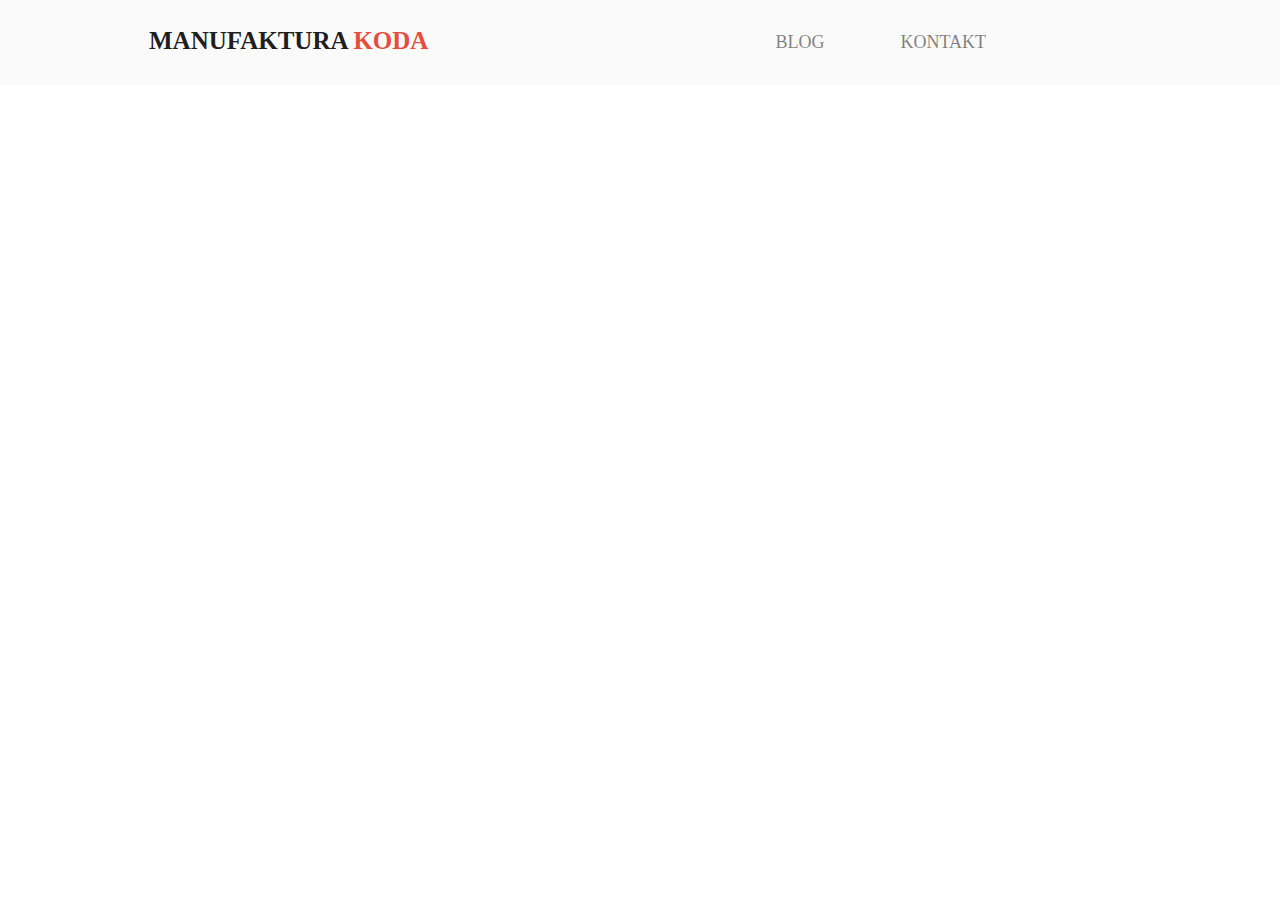
<file: offline-plugin-app-shell-fallback/index.html>
<!DOCTYPE html><html lang="en"><head><meta charSet="utf-8"/><meta http-equiv="X-UA-Compatible" content="IE=edge"/><meta name="viewport" content="width=device-width, initial-scale=1.0"/><link rel="preload" href="/component---src-layouts-index-js-24cfa556d8bcd1c240ed.js" as="script"/><link rel="preload" href="/component---node-modules-gatsby-plugin-offline-app-shell-js-5c4c5a0f7af9dc69d6d7.js" as="script"/><link rel="preload" href="/path---offline-plugin-app-shell-fallback-a0e39f21c11f6a62c5ab.js" as="script"/><link rel="preload" href="/app-9f72963e0191537da8f3.js" as="script"/><link rel="preload" href="/commons-5e13531ab4a8929b216e.js" as="script"/><link rel="manifest" href="/manifest.webmanifest"/><meta name="theme-color" content="#673ab7"/><title data-react-helmet="true"></title><link rel="sitemap" type="application/xml" href="/sitemap.xml"/><style id="gatsby-inlined-css">.nlogo #mobile{display:none}@media (max-width:600px){.nlogo #mobile{display:block}.nlogo #desktop{display:none}}.navbar{height:85px}#crvena{color:#e74c3c}#desktop,#mobile{font-size:25px}#desktop{padding:0 133px}.nav-link{font-family:karla;font-size:18px}.navbar-brand{font-family:space mono}.navbar-nav>li{padding-left:30px;padding-right:30px}#mobile{float:left;padding:8px 50px}@media screen and (max-width:864px){.nlogo{padding:0}.nav-wrapper{position:fixed;top:0;left:0;width:100%;height:100%;z-index:-1;background:#ecf0f1;opacity:0;transition:all .2s ease}.nav-wrapper ul{position:absolute;top:50%;transform:translateY(-50%);width:100%}.nav-wrapper ul li{display:block;float:none;width:100%;text-align:right;margin-bottom:10px}.nav-wrapper ul li:first-child a{transition-delay:.2s}.nav-wrapper ul li:nth-child(2) a{transition-delay:.3s}.nav-wrapper ul li:nth-child(3) a{transition-delay:.4s}.nav-wrapper ul li:nth-child(4) a{transition-delay:.5s}.nav-wrapper ul li:not(:first-child){margin-left:0}.nav-wrapper ul li a{padding:10px 24px;opacity:0;color:#000;transform:translateX(-20px);transition:all .2s ease}.nav-btn{position:fixed;right:10px;top:10px;display:block;width:48px;height:48px;cursor:pointer;z-index:9999;border-radius:50%}.nav-btn i{display:block;width:20px;height:2px;background:#000;border-radius:2px;margin-left:14px}.nav-btn i:first-child{margin-top:16px}.nav-btn i:nth-child(2){margin-top:4px;opacity:1}.nav-btn i:nth-child(3){margin-top:4px}}#nav:checked+.nav-btn{transform:rotate(45deg)}#nav:checked+.nav-btn i{background:#000;transition:transform .2s ease}#nav:checked+.nav-btn i:first-child{transform:translateY(6px) rotate(180deg)}#nav:checked+.nav-btn i:nth-child(2){opacity:0}#nav:checked+.nav-btn i:nth-child(3){transform:translateY(-6px) rotate(90deg)}#nav:checked~.nav-wrapper{z-index:9990;opacity:1}#nav:checked~.nav-wrapper ul li a{opacity:1;transform:translateX(0)}.hidden{display:none}/*!
 * Bootstrap v4.1.1 (https://getbootstrap.com/)
 * Copyright 2011-2018 The Bootstrap Authors
 * Copyright 2011-2018 Twitter, Inc.
 * Licensed under MIT (https://github.com/twbs/bootstrap/blob/master/LICENSE)
 */:root{--blue:#03a9f4;--indigo:#3f51b5;--purple:#673ab7;--pink:#e91e63;--red:#e74c3c;--orange:#ff5722;--yellow:#ffab00;--green:#8bc34a;--teal:#009688;--cyan:#00bcd4;--white:#fff;--gray:#868e96;--gray-dark:#343a40;--primary:#03a9f4;--secondary:#868e96;--success:#8bc34a;--info:#00bcd4;--warning:#ffab00;--danger:#e74c3c;--light:#fafafa;--dark:#343a40;--breakpoint-xs:0;--breakpoint-sm:576px;--breakpoint-md:768px;--breakpoint-lg:992px;--breakpoint-xl:1200px;--font-family-sans-serif:-apple-system,BlinkMacSystemFont,"Segoe UI",Roboto,"Helvetica Neue",Arial,sans-serif,"Apple Color Emoji","Segoe UI Emoji","Segoe UI Symbol";--font-family-monospace:"BasisGrotesqueProMonoRegular","andale mono","SFMono-Regular",Menlo,Monaco,Consolas,"Liberation Mono","Courier New",monospace}*,:after,:before{box-sizing:border-box}html{font-family:sans-serif;line-height:1.15;-webkit-text-size-adjust:100%;-ms-text-size-adjust:100%;-ms-overflow-style:scrollbar;-webkit-tap-highlight-color:rgba(0,0,0,0)}@-ms-viewport{width:device-width}article,aside,figcaption,figure,footer,header,hgroup,main,nav,section{display:block}body{margin:0;font-family:BasisGrotesqueProMonoRegular,andale mono,SFMono-Regular,Menlo,Monaco,Consolas,Liberation Mono,Courier New,monospace;font-size:1rem;font-weight:400;line-height:1.5;color:#495057;text-align:left;background-color:#fff}[tabindex="-1"]:focus{outline:0!important}hr{box-sizing:content-box;height:0;overflow:visible}h1,h2,h3,h4,h5,h6{margin-top:0;margin-bottom:.5rem}p{margin-top:0;margin-bottom:1rem}abbr[data-original-title],abbr[title]{text-decoration:underline;text-decoration:underline dotted;cursor:help;border-bottom:0}address{font-style:normal;line-height:inherit}address,dl,ol,ul{margin-bottom:1rem}dl,ol,ul{margin-top:0}ol ol,ol ul,ul ol,ul ul{margin-bottom:0}dt{font-weight:700}dd{margin-bottom:.5rem;margin-left:0}blockquote{margin:0 0 1rem}dfn{font-style:italic}b,strong{font-weight:bolder}small{font-size:80%}sub,sup{position:relative;font-size:75%;line-height:0;vertical-align:baseline}sub{bottom:-.25em}sup{top:-.5em}a{color:#03a9f4;text-decoration:none;background-color:transparent;-webkit-text-decoration-skip:objects}a:hover{color:#0275a8;text-decoration:none}a:not([href]):not([tabindex]),a:not([href]):not([tabindex]):focus,a:not([href]):not([tabindex]):hover{color:inherit;text-decoration:none}a:not([href]):not([tabindex]):focus{outline:0}code,kbd,pre,samp{font-family:BasisGrotesqueProMonoRegular,andale mono,SFMono-Regular,Menlo,Monaco,Consolas,Liberation Mono,Courier New,monospace;font-size:1em}pre{margin-top:0;margin-bottom:1rem;overflow:auto;-ms-overflow-style:scrollbar}figure{margin:0 0 1rem}img{vertical-align:middle;border-style:none}svg:not(:root){overflow:hidden}table{border-collapse:collapse}caption{padding-top:.75rem;padding-bottom:.75rem;color:#868e96;text-align:left;caption-side:bottom}th{text-align:inherit}label{display:inline-block;margin-bottom:.5rem}button{border-radius:0}button:focus{outline:1px dotted;outline:5px auto -webkit-focus-ring-color}button,input,optgroup,select,textarea{margin:0;font-family:inherit;font-size:inherit;line-height:inherit}button,input{overflow:visible}button,select{text-transform:none}[type=reset],[type=submit],button,html [type=button]{-webkit-appearance:button}[type=button]::-moz-focus-inner,[type=reset]::-moz-focus-inner,[type=submit]::-moz-focus-inner,button::-moz-focus-inner{padding:0;border-style:none}input[type=checkbox],input[type=radio]{box-sizing:border-box;padding:0}input[type=date],input[type=datetime-local],input[type=month],input[type=time]{-webkit-appearance:listbox}textarea{overflow:auto;resize:vertical}fieldset{min-width:0;padding:0;margin:0;border:0}legend{display:block;width:100%;max-width:100%;padding:0;margin-bottom:.5rem;font-size:1.5rem;line-height:inherit;color:inherit;white-space:normal}progress{vertical-align:baseline}[type=number]::-webkit-inner-spin-button,[type=number]::-webkit-outer-spin-button{height:auto}[type=search]{outline-offset:-2px;-webkit-appearance:none}[type=search]::-webkit-search-cancel-button,[type=search]::-webkit-search-decoration{-webkit-appearance:none}::-webkit-file-upload-button{font:inherit;-webkit-appearance:button}output{display:inline-block}summary{display:list-item;cursor:pointer}template{display:none}[hidden]{display:none!important}.h1,.h2,.h3,.h4,.h5,.h6,h1,h2,h3,h4,h5,h6{margin-bottom:.5rem;font-family:inherit;font-weight:600;line-height:1.1;color:inherit}.h1,h1{font-size:1.6rem}.h2,h2{font-size:1.4rem}.h3,h3{font-size:1.2rem}.h4,h4{font-size:1.1rem}.h5,h5{font-size:1.05rem}.h6,h6{font-size:1rem}.lead{font-size:1.25rem;font-weight:300}.display-1{font-size:6rem}.display-1,.display-2{font-weight:300;line-height:1.1}.display-2{font-size:5.5rem}.display-3{font-size:4.5rem}.display-3,.display-4{font-weight:300;line-height:1.1}.display-4{font-size:3.5rem}hr{margin-top:1rem;margin-bottom:1rem;border:0;border-top:1px solid rgba(0,0,0,.1)}.small,small{font-size:80%;font-weight:400}.mark,mark{padding:.2em;background-color:#fcf8e3}.list-inline,.list-unstyled{padding-left:0;list-style:none}.list-inline-item{display:inline-block}.list-inline-item:not(:last-child){margin-right:.5rem}.initialism{font-size:90%;text-transform:uppercase}.blockquote{margin-bottom:1rem;font-size:1.25rem}.blockquote-footer{display:block;font-size:80%;color:#868e96}.blockquote-footer:before{content:"\2014   \A0"}.img-fluid,.img-thumbnail{max-width:100%;height:auto}.img-thumbnail{padding:.25rem;background-color:#fff;border:1px solid #dee2e6;border-radius:.25rem;box-shadow:0 1px 2px rgba(0,0,0,.075)}.figure{display:inline-block}.figure-img{margin-bottom:.5rem;line-height:1}.figure-caption{font-size:90%;color:#868e96}code{font-size:87.5%;color:#e91e63;word-break:break-word}a>code{color:inherit}kbd{padding:.2rem .4rem;font-size:87.5%;color:#fff;background-color:#212529;border-radius:.2rem;box-shadow:inset 0 -.1rem 0 rgba(0,0,0,.25)}kbd kbd{padding:0;font-size:100%;font-weight:700;box-shadow:none}pre{display:block;font-size:87.5%;color:#212529}pre code{font-size:inherit;color:inherit;word-break:normal}.pre-scrollable{max-height:340px;overflow-y:scroll}.container{width:100%;padding-right:15px;padding-left:15px;margin-right:auto;margin-left:auto}@media (min-width:576px){.container{max-width:540px}}@media (min-width:768px){.container{max-width:640px}}@media (min-width:992px){.container{max-width:740px}}@media (min-width:1200px){.container{max-width:840px}}.container-fluid{width:100%;padding-right:15px;padding-left:15px;margin-right:auto;margin-left:auto}.row{display:flex;flex-wrap:wrap;margin-right:-15px;margin-left:-15px}.no-gutters{margin-right:0;margin-left:0}.no-gutters>.col,.no-gutters>[class*=col-]{padding-right:0;padding-left:0}.col,.col-1,.col-2,.col-3,.col-4,.col-5,.col-6,.col-7,.col-8,.col-9,.col-10,.col-11,.col-12,.col-auto,.col-lg,.col-lg-1,.col-lg-2,.col-lg-3,.col-lg-4,.col-lg-5,.col-lg-6,.col-lg-7,.col-lg-8,.col-lg-9,.col-lg-10,.col-lg-11,.col-lg-12,.col-lg-auto,.col-md,.col-md-1,.col-md-2,.col-md-3,.col-md-4,.col-md-5,.col-md-6,.col-md-7,.col-md-8,.col-md-9,.col-md-10,.col-md-11,.col-md-12,.col-md-auto,.col-sm,.col-sm-1,.col-sm-2,.col-sm-3,.col-sm-4,.col-sm-5,.col-sm-6,.col-sm-7,.col-sm-8,.col-sm-9,.col-sm-10,.col-sm-11,.col-sm-12,.col-sm-auto,.col-xl,.col-xl-1,.col-xl-2,.col-xl-3,.col-xl-4,.col-xl-5,.col-xl-6,.col-xl-7,.col-xl-8,.col-xl-9,.col-xl-10,.col-xl-11,.col-xl-12,.col-xl-auto{position:relative;width:100%;min-height:1px;padding-right:15px;padding-left:15px}.col{flex-basis:0;flex-grow:1;max-width:100%}.col-auto{flex:0 0 auto;width:auto;max-width:none}.col-1{flex:0 0 8.33333%;max-width:8.33333%}.col-2{flex:0 0 16.66667%;max-width:16.66667%}.col-3{flex:0 0 25%;max-width:25%}.col-4{flex:0 0 33.33333%;max-width:33.33333%}.col-5{flex:0 0 41.66667%;max-width:41.66667%}.col-6{flex:0 0 50%;max-width:50%}.col-7{flex:0 0 58.33333%;max-width:58.33333%}.col-8{flex:0 0 66.66667%;max-width:66.66667%}.col-9{flex:0 0 75%;max-width:75%}.col-10{flex:0 0 83.33333%;max-width:83.33333%}.col-11{flex:0 0 91.66667%;max-width:91.66667%}.col-12{flex:0 0 100%;max-width:100%}.order-first{order:-1}.order-last{order:13}.order-0{order:0}.order-1{order:1}.order-2{order:2}.order-3{order:3}.order-4{order:4}.order-5{order:5}.order-6{order:6}.order-7{order:7}.order-8{order:8}.order-9{order:9}.order-10{order:10}.order-11{order:11}.order-12{order:12}.offset-1{margin-left:8.33333%}.offset-2{margin-left:16.66667%}.offset-3{margin-left:25%}.offset-4{margin-left:33.33333%}.offset-5{margin-left:41.66667%}.offset-6{margin-left:50%}.offset-7{margin-left:58.33333%}.offset-8{margin-left:66.66667%}.offset-9{margin-left:75%}.offset-10{margin-left:83.33333%}.offset-11{margin-left:91.66667%}@media (min-width:576px){.col-sm{flex-basis:0;flex-grow:1;max-width:100%}.col-sm-auto{flex:0 0 auto;width:auto;max-width:none}.col-sm-1{flex:0 0 8.33333%;max-width:8.33333%}.col-sm-2{flex:0 0 16.66667%;max-width:16.66667%}.col-sm-3{flex:0 0 25%;max-width:25%}.col-sm-4{flex:0 0 33.33333%;max-width:33.33333%}.col-sm-5{flex:0 0 41.66667%;max-width:41.66667%}.col-sm-6{flex:0 0 50%;max-width:50%}.col-sm-7{flex:0 0 58.33333%;max-width:58.33333%}.col-sm-8{flex:0 0 66.66667%;max-width:66.66667%}.col-sm-9{flex:0 0 75%;max-width:75%}.col-sm-10{flex:0 0 83.33333%;max-width:83.33333%}.col-sm-11{flex:0 0 91.66667%;max-width:91.66667%}.col-sm-12{flex:0 0 100%;max-width:100%}.order-sm-first{order:-1}.order-sm-last{order:13}.order-sm-0{order:0}.order-sm-1{order:1}.order-sm-2{order:2}.order-sm-3{order:3}.order-sm-4{order:4}.order-sm-5{order:5}.order-sm-6{order:6}.order-sm-7{order:7}.order-sm-8{order:8}.order-sm-9{order:9}.order-sm-10{order:10}.order-sm-11{order:11}.order-sm-12{order:12}.offset-sm-0{margin-left:0}.offset-sm-1{margin-left:8.33333%}.offset-sm-2{margin-left:16.66667%}.offset-sm-3{margin-left:25%}.offset-sm-4{margin-left:33.33333%}.offset-sm-5{margin-left:41.66667%}.offset-sm-6{margin-left:50%}.offset-sm-7{margin-left:58.33333%}.offset-sm-8{margin-left:66.66667%}.offset-sm-9{margin-left:75%}.offset-sm-10{margin-left:83.33333%}.offset-sm-11{margin-left:91.66667%}}@media (min-width:768px){.col-md{flex-basis:0;flex-grow:1;max-width:100%}.col-md-auto{flex:0 0 auto;width:auto;max-width:none}.col-md-1{flex:0 0 8.33333%;max-width:8.33333%}.col-md-2{flex:0 0 16.66667%;max-width:16.66667%}.col-md-3{flex:0 0 25%;max-width:25%}.col-md-4{flex:0 0 33.33333%;max-width:33.33333%}.col-md-5{flex:0 0 41.66667%;max-width:41.66667%}.col-md-6{flex:0 0 50%;max-width:50%}.col-md-7{flex:0 0 58.33333%;max-width:58.33333%}.col-md-8{flex:0 0 66.66667%;max-width:66.66667%}.col-md-9{flex:0 0 75%;max-width:75%}.col-md-10{flex:0 0 83.33333%;max-width:83.33333%}.col-md-11{flex:0 0 91.66667%;max-width:91.66667%}.col-md-12{flex:0 0 100%;max-width:100%}.order-md-first{order:-1}.order-md-last{order:13}.order-md-0{order:0}.order-md-1{order:1}.order-md-2{order:2}.order-md-3{order:3}.order-md-4{order:4}.order-md-5{order:5}.order-md-6{order:6}.order-md-7{order:7}.order-md-8{order:8}.order-md-9{order:9}.order-md-10{order:10}.order-md-11{order:11}.order-md-12{order:12}.offset-md-0{margin-left:0}.offset-md-1{margin-left:8.33333%}.offset-md-2{margin-left:16.66667%}.offset-md-3{margin-left:25%}.offset-md-4{margin-left:33.33333%}.offset-md-5{margin-left:41.66667%}.offset-md-6{margin-left:50%}.offset-md-7{margin-left:58.33333%}.offset-md-8{margin-left:66.66667%}.offset-md-9{margin-left:75%}.offset-md-10{margin-left:83.33333%}.offset-md-11{margin-left:91.66667%}}@media (min-width:992px){.col-lg{flex-basis:0;flex-grow:1;max-width:100%}.col-lg-auto{flex:0 0 auto;width:auto;max-width:none}.col-lg-1{flex:0 0 8.33333%;max-width:8.33333%}.col-lg-2{flex:0 0 16.66667%;max-width:16.66667%}.col-lg-3{flex:0 0 25%;max-width:25%}.col-lg-4{flex:0 0 33.33333%;max-width:33.33333%}.col-lg-5{flex:0 0 41.66667%;max-width:41.66667%}.col-lg-6{flex:0 0 50%;max-width:50%}.col-lg-7{flex:0 0 58.33333%;max-width:58.33333%}.col-lg-8{flex:0 0 66.66667%;max-width:66.66667%}.col-lg-9{flex:0 0 75%;max-width:75%}.col-lg-10{flex:0 0 83.33333%;max-width:83.33333%}.col-lg-11{flex:0 0 91.66667%;max-width:91.66667%}.col-lg-12{flex:0 0 100%;max-width:100%}.order-lg-first{order:-1}.order-lg-last{order:13}.order-lg-0{order:0}.order-lg-1{order:1}.order-lg-2{order:2}.order-lg-3{order:3}.order-lg-4{order:4}.order-lg-5{order:5}.order-lg-6{order:6}.order-lg-7{order:7}.order-lg-8{order:8}.order-lg-9{order:9}.order-lg-10{order:10}.order-lg-11{order:11}.order-lg-12{order:12}.offset-lg-0{margin-left:0}.offset-lg-1{margin-left:8.33333%}.offset-lg-2{margin-left:16.66667%}.offset-lg-3{margin-left:25%}.offset-lg-4{margin-left:33.33333%}.offset-lg-5{margin-left:41.66667%}.offset-lg-6{margin-left:50%}.offset-lg-7{margin-left:58.33333%}.offset-lg-8{margin-left:66.66667%}.offset-lg-9{margin-left:75%}.offset-lg-10{margin-left:83.33333%}.offset-lg-11{margin-left:91.66667%}}@media (min-width:1200px){.col-xl{flex-basis:0;flex-grow:1;max-width:100%}.col-xl-auto{flex:0 0 auto;width:auto;max-width:none}.col-xl-1{flex:0 0 8.33333%;max-width:8.33333%}.col-xl-2{flex:0 0 16.66667%;max-width:16.66667%}.col-xl-3{flex:0 0 25%;max-width:25%}.col-xl-4{flex:0 0 33.33333%;max-width:33.33333%}.col-xl-5{flex:0 0 41.66667%;max-width:41.66667%}.col-xl-6{flex:0 0 50%;max-width:50%}.col-xl-7{flex:0 0 58.33333%;max-width:58.33333%}.col-xl-8{flex:0 0 66.66667%;max-width:66.66667%}.col-xl-9{flex:0 0 75%;max-width:75%}.col-xl-10{flex:0 0 83.33333%;max-width:83.33333%}.col-xl-11{flex:0 0 91.66667%;max-width:91.66667%}.col-xl-12{flex:0 0 100%;max-width:100%}.order-xl-first{order:-1}.order-xl-last{order:13}.order-xl-0{order:0}.order-xl-1{order:1}.order-xl-2{order:2}.order-xl-3{order:3}.order-xl-4{order:4}.order-xl-5{order:5}.order-xl-6{order:6}.order-xl-7{order:7}.order-xl-8{order:8}.order-xl-9{order:9}.order-xl-10{order:10}.order-xl-11{order:11}.order-xl-12{order:12}.offset-xl-0{margin-left:0}.offset-xl-1{margin-left:8.33333%}.offset-xl-2{margin-left:16.66667%}.offset-xl-3{margin-left:25%}.offset-xl-4{margin-left:33.33333%}.offset-xl-5{margin-left:41.66667%}.offset-xl-6{margin-left:50%}.offset-xl-7{margin-left:58.33333%}.offset-xl-8{margin-left:66.66667%}.offset-xl-9{margin-left:75%}.offset-xl-10{margin-left:83.33333%}.offset-xl-11{margin-left:91.66667%}}.table{width:100%;max-width:100%;margin-bottom:1rem;background-color:transparent}.table td,.table th{padding:.75rem;vertical-align:top;border-top:1px solid #dee2e6}.table thead th{vertical-align:bottom;border-bottom:2px solid #dee2e6}.table tbody+tbody{border-top:2px solid #dee2e6}.table .table{background-color:#fff}.table-sm td,.table-sm th{padding:.3rem}.table-bordered,.table-bordered td,.table-bordered th{border:1px solid #dee2e6}.table-bordered thead td,.table-bordered thead th{border-bottom-width:2px}.table-borderless tbody+tbody,.table-borderless td,.table-borderless th,.table-borderless thead th{border:0}.table-striped tbody tr:nth-of-type(odd){background-color:rgba(0,0,0,.05)}.table-hover tbody tr:hover{background-color:rgba(0,0,0,.075)}.table-primary,.table-primary>td,.table-primary>th{background-color:#b8e7fc}.table-hover .table-primary:hover,.table-hover .table-primary:hover>td,.table-hover .table-primary:hover>th{background-color:#a0dffb}.table-secondary,.table-secondary>td,.table-secondary>th{background-color:#dddfe2}.table-hover .table-secondary:hover,.table-hover .table-secondary:hover>td,.table-hover .table-secondary:hover>th{background-color:#cfd2d6}.table-success,.table-success>td,.table-success>th{background-color:#dfeecc}.table-hover .table-success:hover,.table-hover .table-success:hover>td,.table-hover .table-success:hover>th{background-color:#d3e8b9}.table-info,.table-info>td,.table-info>th{background-color:#b8ecf3}.table-hover .table-info:hover,.table-hover .table-info:hover>td,.table-hover .table-info:hover>th{background-color:#a2e6ef}.table-warning,.table-warning>td,.table-warning>th{background-color:#ffe7b8}.table-hover .table-warning:hover,.table-hover .table-warning:hover>td,.table-hover .table-warning:hover>th{background-color:#ffde9f}.table-danger,.table-danger>td,.table-danger>th{background-color:#f8cdc8}.table-hover .table-danger:hover,.table-hover .table-danger:hover>td,.table-hover .table-danger:hover>th{background-color:#f5b8b1}.table-light,.table-light>td,.table-light>th{background-color:#fefefe}.table-hover .table-light:hover,.table-hover .table-light:hover>td,.table-hover .table-light:hover>th{background-color:#f1f1f1}.table-dark,.table-dark>td,.table-dark>th{background-color:#c6c8ca}.table-hover .table-dark:hover,.table-hover .table-dark:hover>td,.table-hover .table-dark:hover>th{background-color:#b9bbbe}.table-active,.table-active>td,.table-active>th,.table-hover .table-active:hover,.table-hover .table-active:hover>td,.table-hover .table-active:hover>th{background-color:rgba(0,0,0,.075)}.table .thead-dark th{color:#fff;background-color:#212529;border-color:#32383e}.table .thead-light th{color:#495057;background-color:#e9ecef;border-color:#dee2e6}.table-dark{color:#fff;background-color:#212529}.table-dark td,.table-dark th,.table-dark thead th{border-color:#32383e}.table-dark.table-bordered{border:0}.table-dark.table-striped tbody tr:nth-of-type(odd){background-color:hsla(0,0%,100%,.05)}.table-dark.table-hover tbody tr:hover{background-color:hsla(0,0%,100%,.075)}@media (max-width:575.98px){.table-responsive-sm{display:block;width:100%;overflow-x:auto;-webkit-overflow-scrolling:touch;-ms-overflow-style:-ms-autohiding-scrollbar}.table-responsive-sm>.table-bordered{border:0}}@media (max-width:767.98px){.table-responsive-md{display:block;width:100%;overflow-x:auto;-webkit-overflow-scrolling:touch;-ms-overflow-style:-ms-autohiding-scrollbar}.table-responsive-md>.table-bordered{border:0}}@media (max-width:991.98px){.table-responsive-lg{display:block;width:100%;overflow-x:auto;-webkit-overflow-scrolling:touch;-ms-overflow-style:-ms-autohiding-scrollbar}.table-responsive-lg>.table-bordered{border:0}}@media (max-width:1199.98px){.table-responsive-xl{display:block;width:100%;overflow-x:auto;-webkit-overflow-scrolling:touch;-ms-overflow-style:-ms-autohiding-scrollbar}.table-responsive-xl>.table-bordered{border:0}}.table-responsive{display:block;width:100%;overflow-x:auto;-webkit-overflow-scrolling:touch;-ms-overflow-style:-ms-autohiding-scrollbar}.table-responsive>.table-bordered{border:0}.form-control{display:block;width:100%;padding:.375rem .75rem;font-size:1rem;line-height:1.5;color:#495057;background-color:#fff;background-clip:padding-box;border:1px solid #ced4da;border-radius:.25rem;box-shadow:inset 0 1px 1px rgba(0,0,0,.075)}@media screen and (prefers-reduced-motion:reduce){.form-control{transition:none}}.form-control::-ms-expand{background-color:transparent;border:0}.form-control:focus{color:#495057;background-color:#fff;border-color:#79d4fd;outline:0;box-shadow:inset 0 1px 1px rgba(0,0,0,.075),0 0 0 .2rem rgba(3,169,244,.25)}.form-control::placeholder{color:#868e96;opacity:1}.form-control:disabled,.form-control[readonly]{background-color:#e9ecef;opacity:1}select.form-control:not([size]):not([multiple]){height:calc(2.25rem + 2px)}select.form-control:focus::-ms-value{color:#495057;background-color:#fff}.form-control-file,.form-control-range{display:block;width:100%}.col-form-label{padding-top:calc(.375rem + 1px);padding-bottom:calc(.375rem + 1px);margin-bottom:0;font-size:inherit;line-height:1.5}.col-form-label-lg{padding-top:calc(.5rem + 1px);padding-bottom:calc(.5rem + 1px);font-size:1.25rem;line-height:1.5}.col-form-label-sm{padding-top:calc(.25rem + 1px);padding-bottom:calc(.25rem + 1px);font-size:.875rem;line-height:1.5}.form-control-plaintext{display:block;width:100%;padding-top:.375rem;padding-bottom:.375rem;margin-bottom:0;line-height:1.5;color:#495057;background-color:transparent;border:solid transparent;border-width:1px 0}.form-control-plaintext.form-control-lg,.form-control-plaintext.form-control-sm,.input-group-lg>.form-control-plaintext.form-control,.input-group-lg>.input-group-append>.form-control-plaintext.btn,.input-group-lg>.input-group-append>.form-control-plaintext.input-group-text,.input-group-lg>.input-group-prepend>.form-control-plaintext.btn,.input-group-lg>.input-group-prepend>.form-control-plaintext.input-group-text,.input-group-sm>.form-control-plaintext.form-control,.input-group-sm>.input-group-append>.form-control-plaintext.btn,.input-group-sm>.input-group-append>.form-control-plaintext.input-group-text,.input-group-sm>.input-group-prepend>.form-control-plaintext.btn,.input-group-sm>.input-group-prepend>.form-control-plaintext.input-group-text{padding-right:0;padding-left:0}.form-control-sm,.input-group-sm>.form-control,.input-group-sm>.input-group-append>.btn,.input-group-sm>.input-group-append>.input-group-text,.input-group-sm>.input-group-prepend>.btn,.input-group-sm>.input-group-prepend>.input-group-text{padding:.25rem .5rem;font-size:.875rem;line-height:1.5;border-radius:.2rem}.input-group-sm>.input-group-append>select.btn:not([size]):not([multiple]),.input-group-sm>.input-group-append>select.input-group-text:not([size]):not([multiple]),.input-group-sm>.input-group-prepend>select.btn:not([size]):not([multiple]),.input-group-sm>.input-group-prepend>select.input-group-text:not([size]):not([multiple]),.input-group-sm>select.form-control:not([size]):not([multiple]),select.form-control-sm:not([size]):not([multiple]){height:calc(1.8125rem + 2px)}.form-control-lg,.input-group-lg>.form-control,.input-group-lg>.input-group-append>.btn,.input-group-lg>.input-group-append>.input-group-text,.input-group-lg>.input-group-prepend>.btn,.input-group-lg>.input-group-prepend>.input-group-text{padding:.5rem 1rem;font-size:1.25rem;line-height:1.5;border-radius:.3rem}.input-group-lg>.input-group-append>select.btn:not([size]):not([multiple]),.input-group-lg>.input-group-append>select.input-group-text:not([size]):not([multiple]),.input-group-lg>.input-group-prepend>select.btn:not([size]):not([multiple]),.input-group-lg>.input-group-prepend>select.input-group-text:not([size]):not([multiple]),.input-group-lg>select.form-control:not([size]):not([multiple]),select.form-control-lg:not([size]):not([multiple]){height:calc(2.875rem + 2px)}.form-group{margin-bottom:1rem}.form-text{display:block;margin-top:.25rem}.form-row{display:flex;flex-wrap:wrap;margin-right:-5px;margin-left:-5px}.form-row>.col,.form-row>[class*=col-]{padding-right:5px;padding-left:5px}.form-check{position:relative;display:block;padding-left:1.25rem}.form-check-input{position:absolute;margin-top:.3rem;margin-left:-1.25rem}.form-check-input:disabled~.form-check-label{color:#868e96}.form-check-label{margin-bottom:0}.form-check-inline{display:inline-flex;align-items:center;padding-left:0;margin-right:.75rem}.form-check-inline .form-check-input{position:static;margin-top:0;margin-right:.3125rem;margin-left:0}.valid-feedback{display:none;width:100%;margin-top:.25rem;font-size:80%;color:#8bc34a}.valid-tooltip{position:absolute;top:100%;z-index:5;display:none;max-width:100%;padding:.5rem;margin-top:.1rem;font-size:.875rem;line-height:1;color:#fff;background-color:rgba(139,195,74,.8);border-radius:.2rem}.custom-select.is-valid,.form-control.is-valid,.was-validated .custom-select:valid,.was-validated .form-control:valid{border-color:#8bc34a}.custom-select.is-valid:focus,.form-control.is-valid:focus,.was-validated .custom-select:valid:focus,.was-validated .form-control:valid:focus{border-color:#8bc34a;box-shadow:0 0 0 .2rem rgba(139,195,74,.25)}.custom-select.is-valid~.valid-feedback,.custom-select.is-valid~.valid-tooltip,.form-control-file.is-valid~.valid-feedback,.form-control-file.is-valid~.valid-tooltip,.form-control.is-valid~.valid-feedback,.form-control.is-valid~.valid-tooltip,.was-validated .custom-select:valid~.valid-feedback,.was-validated .custom-select:valid~.valid-tooltip,.was-validated .form-control-file:valid~.valid-feedback,.was-validated .form-control-file:valid~.valid-tooltip,.was-validated .form-control:valid~.valid-feedback,.was-validated .form-control:valid~.valid-tooltip{display:block}.form-check-input.is-valid~.form-check-label,.was-validated .form-check-input:valid~.form-check-label{color:#8bc34a}.form-check-input.is-valid~.valid-feedback,.form-check-input.is-valid~.valid-tooltip,.was-validated .form-check-input:valid~.valid-feedback,.was-validated .form-check-input:valid~.valid-tooltip{display:block}.custom-control-input.is-valid~.custom-control-label,.was-validated .custom-control-input:valid~.custom-control-label{color:#8bc34a}.custom-control-input.is-valid~.custom-control-label:before,.was-validated .custom-control-input:valid~.custom-control-label:before{background-color:#c8e3aa}.custom-control-input.is-valid~.valid-feedback,.custom-control-input.is-valid~.valid-tooltip,.was-validated .custom-control-input:valid~.valid-feedback,.was-validated .custom-control-input:valid~.valid-tooltip{display:block}.custom-control-input.is-valid:checked~.custom-control-label:before,.was-validated .custom-control-input:valid:checked~.custom-control-label:before{background-color:#a4d070}.custom-control-input.is-valid:focus~.custom-control-label:before,.was-validated .custom-control-input:valid:focus~.custom-control-label:before{box-shadow:0 0 0 1px #fff,0 0 0 .2rem rgba(139,195,74,.25)}.custom-file-input.is-valid~.custom-file-label,.was-validated .custom-file-input:valid~.custom-file-label{border-color:#8bc34a}.custom-file-input.is-valid~.custom-file-label:before,.was-validated .custom-file-input:valid~.custom-file-label:before{border-color:inherit}.custom-file-input.is-valid~.valid-feedback,.custom-file-input.is-valid~.valid-tooltip,.was-validated .custom-file-input:valid~.valid-feedback,.was-validated .custom-file-input:valid~.valid-tooltip{display:block}.custom-file-input.is-valid:focus~.custom-file-label,.was-validated .custom-file-input:valid:focus~.custom-file-label{box-shadow:0 0 0 .2rem rgba(139,195,74,.25)}.invalid-feedback{display:none;width:100%;margin-top:.25rem;font-size:80%;color:#e74c3c}.invalid-tooltip{position:absolute;top:100%;z-index:5;display:none;max-width:100%;padding:.5rem;margin-top:.1rem;font-size:.875rem;line-height:1;color:#fff;background-color:rgba(231,76,60,.8);border-radius:.2rem}.custom-select.is-invalid,.form-control.is-invalid,.was-validated .custom-select:invalid,.was-validated .form-control:invalid{border-color:#e74c3c}.custom-select.is-invalid:focus,.form-control.is-invalid:focus,.was-validated .custom-select:invalid:focus,.was-validated .form-control:invalid:focus{border-color:#e74c3c;box-shadow:0 0 0 .2rem rgba(231,76,60,.25)}.custom-select.is-invalid~.invalid-feedback,.custom-select.is-invalid~.invalid-tooltip,.form-control-file.is-invalid~.invalid-feedback,.form-control-file.is-invalid~.invalid-tooltip,.form-control.is-invalid~.invalid-feedback,.form-control.is-invalid~.invalid-tooltip,.was-validated .custom-select:invalid~.invalid-feedback,.was-validated .custom-select:invalid~.invalid-tooltip,.was-validated .form-control-file:invalid~.invalid-feedback,.was-validated .form-control-file:invalid~.invalid-tooltip,.was-validated .form-control:invalid~.invalid-feedback,.was-validated .form-control:invalid~.invalid-tooltip{display:block}.form-check-input.is-invalid~.form-check-label,.was-validated .form-check-input:invalid~.form-check-label{color:#e74c3c}.form-check-input.is-invalid~.invalid-feedback,.form-check-input.is-invalid~.invalid-tooltip,.was-validated .form-check-input:invalid~.invalid-feedback,.was-validated .form-check-input:invalid~.invalid-tooltip{display:block}.custom-control-input.is-invalid~.custom-control-label,.was-validated .custom-control-input:invalid~.custom-control-label{color:#e74c3c}.custom-control-input.is-invalid~.custom-control-label:before,.was-validated .custom-control-input:invalid~.custom-control-label:before{background-color:#f5b4ae}.custom-control-input.is-invalid~.invalid-feedback,.custom-control-input.is-invalid~.invalid-tooltip,.was-validated .custom-control-input:invalid~.invalid-feedback,.was-validated .custom-control-input:invalid~.invalid-tooltip{display:block}.custom-control-input.is-invalid:checked~.custom-control-label:before,.was-validated .custom-control-input:invalid:checked~.custom-control-label:before{background-color:#ed7669}.custom-control-input.is-invalid:focus~.custom-control-label:before,.was-validated .custom-control-input:invalid:focus~.custom-control-label:before{box-shadow:0 0 0 1px #fff,0 0 0 .2rem rgba(231,76,60,.25)}.custom-file-input.is-invalid~.custom-file-label,.was-validated .custom-file-input:invalid~.custom-file-label{border-color:#e74c3c}.custom-file-input.is-invalid~.custom-file-label:before,.was-validated .custom-file-input:invalid~.custom-file-label:before{border-color:inherit}.custom-file-input.is-invalid~.invalid-feedback,.custom-file-input.is-invalid~.invalid-tooltip,.was-validated .custom-file-input:invalid~.invalid-feedback,.was-validated .custom-file-input:invalid~.invalid-tooltip{display:block}.custom-file-input.is-invalid:focus~.custom-file-label,.was-validated .custom-file-input:invalid:focus~.custom-file-label{box-shadow:0 0 0 .2rem rgba(231,76,60,.25)}.form-inline{display:flex;flex-flow:row wrap;align-items:center}.form-inline .form-check{width:100%}@media (min-width:576px){.form-inline label{justify-content:center}.form-inline .form-group,.form-inline label{display:flex;align-items:center;margin-bottom:0}.form-inline .form-group{flex:0 0 auto;flex-flow:row wrap}.form-inline .form-control{display:inline-block;width:auto;vertical-align:middle}.form-inline .form-control-plaintext{display:inline-block}.form-inline .custom-select,.form-inline .input-group{width:auto}.form-inline .form-check{display:flex;align-items:center;justify-content:center;width:auto;padding-left:0}.form-inline .form-check-input{position:relative;margin-top:0;margin-right:.25rem;margin-left:0}.form-inline .custom-control{align-items:center;justify-content:center}.form-inline .custom-control-label{margin-bottom:0}}.btn{display:inline-block;font-weight:400;text-align:center;white-space:nowrap;vertical-align:middle;user-select:none;border:1px solid transparent;padding:.375rem .75rem;font-size:1rem;line-height:1.5;border-radius:.25rem}@media screen and (prefers-reduced-motion:reduce){.btn{transition:none}}.btn:focus,.btn:hover{text-decoration:none}.btn.focus,.btn:focus{outline:0;box-shadow:0 0 0 .2rem rgba(3,169,244,.25)}.btn.disabled,.btn:disabled{opacity:.65;box-shadow:none}.btn:not(:disabled):not(.disabled){cursor:pointer}.btn:not(:disabled):not(.disabled).active,.btn:not(:disabled):not(.disabled):active{background-image:none;box-shadow:inset 0 3px 5px rgba(0,0,0,.125)}.btn:not(:disabled):not(.disabled).active:focus,.btn:not(:disabled):not(.disabled):active:focus{box-shadow:0 0 0 .2rem rgba(3,169,244,.25),inset 0 3px 5px rgba(0,0,0,.125)}a.btn.disabled,fieldset:disabled a.btn{pointer-events:none}.btn-primary{color:#fff;background-color:#03a9f4;border-color:#03a9f4;box-shadow:inset 0 1px 0 hsla(0,0%,100%,.15),0 1px 1px rgba(0,0,0,.075)}.btn-primary:hover{color:#fff;background-color:#038fce;border-color:#0286c2}.btn-primary.focus,.btn-primary:focus{box-shadow:inset 0 1px 0 hsla(0,0%,100%,.15),0 1px 1px rgba(0,0,0,.075),0 0 0 .2rem rgba(3,169,244,.5)}.btn-primary.disabled,.btn-primary:disabled{color:#fff;background-color:#03a9f4;border-color:#03a9f4}.btn-primary:not(:disabled):not(.disabled).active,.btn-primary:not(:disabled):not(.disabled):active,.show>.btn-primary.dropdown-toggle{color:#fff;background-color:#0286c2;border-color:#027db5}.btn-primary:not(:disabled):not(.disabled).active:focus,.btn-primary:not(:disabled):not(.disabled):active:focus,.show>.btn-primary.dropdown-toggle:focus{box-shadow:inset 0 3px 5px rgba(0,0,0,.125),0 0 0 .2rem rgba(3,169,244,.5)}.btn-secondary{color:#fff;background-color:#868e96;border-color:#868e96;box-shadow:inset 0 1px 0 hsla(0,0%,100%,.15),0 1px 1px rgba(0,0,0,.075)}.btn-secondary:hover{color:#fff;background-color:#727b84;border-color:#6c757d}.btn-secondary.focus,.btn-secondary:focus{box-shadow:inset 0 1px 0 hsla(0,0%,100%,.15),0 1px 1px rgba(0,0,0,.075),0 0 0 .2rem hsla(210,7%,56%,.5)}.btn-secondary.disabled,.btn-secondary:disabled{color:#fff;background-color:#868e96;border-color:#868e96}.btn-secondary:not(:disabled):not(.disabled).active,.btn-secondary:not(:disabled):not(.disabled):active,.show>.btn-secondary.dropdown-toggle{color:#fff;background-color:#6c757d;border-color:#666e76}.btn-secondary:not(:disabled):not(.disabled).active:focus,.btn-secondary:not(:disabled):not(.disabled):active:focus,.show>.btn-secondary.dropdown-toggle:focus{box-shadow:inset 0 3px 5px rgba(0,0,0,.125),0 0 0 .2rem hsla(210,7%,56%,.5)}.btn-success{color:#212529;background-color:#8bc34a;border-color:#8bc34a;box-shadow:inset 0 1px 0 hsla(0,0%,100%,.15),0 1px 1px rgba(0,0,0,.075)}.btn-success:hover{color:#fff;background-color:#78ad39;border-color:#71a436}.btn-success.focus,.btn-success:focus{box-shadow:inset 0 1px 0 hsla(0,0%,100%,.15),0 1px 1px rgba(0,0,0,.075),0 0 0 .2rem rgba(139,195,74,.5)}.btn-success.disabled,.btn-success:disabled{color:#212529;background-color:#8bc34a;border-color:#8bc34a}.btn-success:not(:disabled):not(.disabled).active,.btn-success:not(:disabled):not(.disabled):active,.show>.btn-success.dropdown-toggle{color:#fff;background-color:#71a436;border-color:#6a9a33}.btn-success:not(:disabled):not(.disabled).active:focus,.btn-success:not(:disabled):not(.disabled):active:focus,.show>.btn-success.dropdown-toggle:focus{box-shadow:inset 0 3px 5px rgba(0,0,0,.125),0 0 0 .2rem rgba(139,195,74,.5)}.btn-info{color:#fff;background-color:#00bcd4;border-color:#00bcd4;box-shadow:inset 0 1px 0 hsla(0,0%,100%,.15),0 1px 1px rgba(0,0,0,.075)}.btn-info:hover{color:#fff;background-color:#009aae;border-color:#008fa1}.btn-info.focus,.btn-info:focus{box-shadow:inset 0 1px 0 hsla(0,0%,100%,.15),0 1px 1px rgba(0,0,0,.075),0 0 0 .2rem rgba(0,188,212,.5)}.btn-info.disabled,.btn-info:disabled{color:#fff;background-color:#00bcd4;border-color:#00bcd4}.btn-info:not(:disabled):not(.disabled).active,.btn-info:not(:disabled):not(.disabled):active,.show>.btn-info.dropdown-toggle{color:#fff;background-color:#008fa1;border-color:#008394}.btn-info:not(:disabled):not(.disabled).active:focus,.btn-info:not(:disabled):not(.disabled):active:focus,.show>.btn-info.dropdown-toggle:focus{box-shadow:inset 0 3px 5px rgba(0,0,0,.125),0 0 0 .2rem rgba(0,188,212,.5)}.btn-warning{color:#212529;background-color:#ffab00;border-color:#ffab00;box-shadow:inset 0 1px 0 hsla(0,0%,100%,.15),0 1px 1px rgba(0,0,0,.075)}.btn-warning:hover{color:#212529;background-color:#d99100;border-color:#cc8900}.btn-warning.focus,.btn-warning:focus{box-shadow:inset 0 1px 0 hsla(0,0%,100%,.15),0 1px 1px rgba(0,0,0,.075),0 0 0 .2rem rgba(255,171,0,.5)}.btn-warning.disabled,.btn-warning:disabled{color:#212529;background-color:#ffab00;border-color:#ffab00}.btn-warning:not(:disabled):not(.disabled).active,.btn-warning:not(:disabled):not(.disabled):active,.show>.btn-warning.dropdown-toggle{color:#fff;background-color:#cc8900;border-color:#bf8000}.btn-warning:not(:disabled):not(.disabled).active:focus,.btn-warning:not(:disabled):not(.disabled):active:focus,.show>.btn-warning.dropdown-toggle:focus{box-shadow:inset 0 3px 5px rgba(0,0,0,.125),0 0 0 .2rem rgba(255,171,0,.5)}.btn-danger{color:#fff;background-color:#e74c3c;border-color:#e74c3c;box-shadow:inset 0 1px 0 hsla(0,0%,100%,.15),0 1px 1px rgba(0,0,0,.075)}.btn-danger:hover{color:#fff;background-color:#e12e1c;border-color:#d62c1a}.btn-danger.focus,.btn-danger:focus{box-shadow:inset 0 1px 0 hsla(0,0%,100%,.15),0 1px 1px rgba(0,0,0,.075),0 0 0 .2rem rgba(231,76,60,.5)}.btn-danger.disabled,.btn-danger:disabled{color:#fff;background-color:#e74c3c;border-color:#e74c3c}.btn-danger:not(:disabled):not(.disabled).active,.btn-danger:not(:disabled):not(.disabled):active,.show>.btn-danger.dropdown-toggle{color:#fff;background-color:#d62c1a;border-color:#ca2a19}.btn-danger:not(:disabled):not(.disabled).active:focus,.btn-danger:not(:disabled):not(.disabled):active:focus,.show>.btn-danger.dropdown-toggle:focus{box-shadow:inset 0 3px 5px rgba(0,0,0,.125),0 0 0 .2rem rgba(231,76,60,.5)}.btn-light{color:#212529;background-color:#fafafa;border-color:#fafafa;box-shadow:inset 0 1px 0 hsla(0,0%,100%,.15),0 1px 1px rgba(0,0,0,.075)}.btn-light:hover{color:#212529;background-color:#e7e7e7;border-color:#e1e1e1}.btn-light.focus,.btn-light:focus{box-shadow:inset 0 1px 0 hsla(0,0%,100%,.15),0 1px 1px rgba(0,0,0,.075),0 0 0 .2rem hsla(0,0%,98%,.5)}.btn-light.disabled,.btn-light:disabled{color:#212529;background-color:#fafafa;border-color:#fafafa}.btn-light:not(:disabled):not(.disabled).active,.btn-light:not(:disabled):not(.disabled):active,.show>.btn-light.dropdown-toggle{color:#212529;background-color:#e1e1e1;border-color:#dadada}.btn-light:not(:disabled):not(.disabled).active:focus,.btn-light:not(:disabled):not(.disabled):active:focus,.show>.btn-light.dropdown-toggle:focus{box-shadow:inset 0 3px 5px rgba(0,0,0,.125),0 0 0 .2rem hsla(0,0%,98%,.5)}.btn-dark{color:#fff;background-color:#343a40;border-color:#343a40;box-shadow:inset 0 1px 0 hsla(0,0%,100%,.15),0 1px 1px rgba(0,0,0,.075)}.btn-dark:hover{color:#fff;background-color:#23272b;border-color:#1d2124}.btn-dark.focus,.btn-dark:focus{box-shadow:inset 0 1px 0 hsla(0,0%,100%,.15),0 1px 1px rgba(0,0,0,.075),0 0 0 .2rem rgba(52,58,64,.5)}.btn-dark.disabled,.btn-dark:disabled{color:#fff;background-color:#343a40;border-color:#343a40}.btn-dark:not(:disabled):not(.disabled).active,.btn-dark:not(:disabled):not(.disabled):active,.show>.btn-dark.dropdown-toggle{color:#fff;background-color:#1d2124;border-color:#171a1d}.btn-dark:not(:disabled):not(.disabled).active:focus,.btn-dark:not(:disabled):not(.disabled):active:focus,.show>.btn-dark.dropdown-toggle:focus{box-shadow:inset 0 3px 5px rgba(0,0,0,.125),0 0 0 .2rem rgba(52,58,64,.5)}.btn-outline-primary{color:#03a9f4;background-color:transparent;background-image:none;border-color:#03a9f4}.btn-outline-primary:hover{color:#fff;background-color:#03a9f4;border-color:#03a9f4}.btn-outline-primary.focus,.btn-outline-primary:focus{box-shadow:0 0 0 .2rem rgba(3,169,244,.5)}.btn-outline-primary.disabled,.btn-outline-primary:disabled{color:#03a9f4;background-color:transparent}.btn-outline-primary:not(:disabled):not(.disabled).active,.btn-outline-primary:not(:disabled):not(.disabled):active,.show>.btn-outline-primary.dropdown-toggle{color:#fff;background-color:#03a9f4;border-color:#03a9f4}.btn-outline-primary:not(:disabled):not(.disabled).active:focus,.btn-outline-primary:not(:disabled):not(.disabled):active:focus,.show>.btn-outline-primary.dropdown-toggle:focus{box-shadow:inset 0 3px 5px rgba(0,0,0,.125),0 0 0 .2rem rgba(3,169,244,.5)}.btn-outline-secondary{color:#868e96;background-color:transparent;background-image:none;border-color:#868e96}.btn-outline-secondary:hover{color:#fff;background-color:#868e96;border-color:#868e96}.btn-outline-secondary.focus,.btn-outline-secondary:focus{box-shadow:0 0 0 .2rem hsla(210,7%,56%,.5)}.btn-outline-secondary.disabled,.btn-outline-secondary:disabled{color:#868e96;background-color:transparent}.btn-outline-secondary:not(:disabled):not(.disabled).active,.btn-outline-secondary:not(:disabled):not(.disabled):active,.show>.btn-outline-secondary.dropdown-toggle{color:#fff;background-color:#868e96;border-color:#868e96}.btn-outline-secondary:not(:disabled):not(.disabled).active:focus,.btn-outline-secondary:not(:disabled):not(.disabled):active:focus,.show>.btn-outline-secondary.dropdown-toggle:focus{box-shadow:inset 0 3px 5px rgba(0,0,0,.125),0 0 0 .2rem hsla(210,7%,56%,.5)}.btn-outline-success{color:#8bc34a;background-color:transparent;background-image:none;border-color:#8bc34a}.btn-outline-success:hover{color:#212529;background-color:#8bc34a;border-color:#8bc34a}.btn-outline-success.focus,.btn-outline-success:focus{box-shadow:0 0 0 .2rem rgba(139,195,74,.5)}.btn-outline-success.disabled,.btn-outline-success:disabled{color:#8bc34a;background-color:transparent}.btn-outline-success:not(:disabled):not(.disabled).active,.btn-outline-success:not(:disabled):not(.disabled):active,.show>.btn-outline-success.dropdown-toggle{color:#212529;background-color:#8bc34a;border-color:#8bc34a}.btn-outline-success:not(:disabled):not(.disabled).active:focus,.btn-outline-success:not(:disabled):not(.disabled):active:focus,.show>.btn-outline-success.dropdown-toggle:focus{box-shadow:inset 0 3px 5px rgba(0,0,0,.125),0 0 0 .2rem rgba(139,195,74,.5)}.btn-outline-info{color:#00bcd4;background-color:transparent;background-image:none;border-color:#00bcd4}.btn-outline-info:hover{color:#fff;background-color:#00bcd4;border-color:#00bcd4}.btn-outline-info.focus,.btn-outline-info:focus{box-shadow:0 0 0 .2rem rgba(0,188,212,.5)}.btn-outline-info.disabled,.btn-outline-info:disabled{color:#00bcd4;background-color:transparent}.btn-outline-info:not(:disabled):not(.disabled).active,.btn-outline-info:not(:disabled):not(.disabled):active,.show>.btn-outline-info.dropdown-toggle{color:#fff;background-color:#00bcd4;border-color:#00bcd4}.btn-outline-info:not(:disabled):not(.disabled).active:focus,.btn-outline-info:not(:disabled):not(.disabled):active:focus,.show>.btn-outline-info.dropdown-toggle:focus{box-shadow:inset 0 3px 5px rgba(0,0,0,.125),0 0 0 .2rem rgba(0,188,212,.5)}.btn-outline-warning{color:#ffab00;background-color:transparent;background-image:none;border-color:#ffab00}.btn-outline-warning:hover{color:#212529;background-color:#ffab00;border-color:#ffab00}.btn-outline-warning.focus,.btn-outline-warning:focus{box-shadow:0 0 0 .2rem rgba(255,171,0,.5)}.btn-outline-warning.disabled,.btn-outline-warning:disabled{color:#ffab00;background-color:transparent}.btn-outline-warning:not(:disabled):not(.disabled).active,.btn-outline-warning:not(:disabled):not(.disabled):active,.show>.btn-outline-warning.dropdown-toggle{color:#212529;background-color:#ffab00;border-color:#ffab00}.btn-outline-warning:not(:disabled):not(.disabled).active:focus,.btn-outline-warning:not(:disabled):not(.disabled):active:focus,.show>.btn-outline-warning.dropdown-toggle:focus{box-shadow:inset 0 3px 5px rgba(0,0,0,.125),0 0 0 .2rem rgba(255,171,0,.5)}.btn-outline-danger{color:#e74c3c;background-color:transparent;background-image:none;border-color:#e74c3c}.btn-outline-danger:hover{color:#fff;background-color:#e74c3c;border-color:#e74c3c}.btn-outline-danger.focus,.btn-outline-danger:focus{box-shadow:0 0 0 .2rem rgba(231,76,60,.5)}.btn-outline-danger.disabled,.btn-outline-danger:disabled{color:#e74c3c;background-color:transparent}.btn-outline-danger:not(:disabled):not(.disabled).active,.btn-outline-danger:not(:disabled):not(.disabled):active,.show>.btn-outline-danger.dropdown-toggle{color:#fff;background-color:#e74c3c;border-color:#e74c3c}.btn-outline-danger:not(:disabled):not(.disabled).active:focus,.btn-outline-danger:not(:disabled):not(.disabled):active:focus,.show>.btn-outline-danger.dropdown-toggle:focus{box-shadow:inset 0 3px 5px rgba(0,0,0,.125),0 0 0 .2rem rgba(231,76,60,.5)}.btn-outline-light{color:#fafafa;background-color:transparent;background-image:none;border-color:#fafafa}.btn-outline-light:hover{color:#212529;background-color:#fafafa;border-color:#fafafa}.btn-outline-light.focus,.btn-outline-light:focus{box-shadow:0 0 0 .2rem hsla(0,0%,98%,.5)}.btn-outline-light.disabled,.btn-outline-light:disabled{color:#fafafa;background-color:transparent}.btn-outline-light:not(:disabled):not(.disabled).active,.btn-outline-light:not(:disabled):not(.disabled):active,.show>.btn-outline-light.dropdown-toggle{color:#212529;background-color:#fafafa;border-color:#fafafa}.btn-outline-light:not(:disabled):not(.disabled).active:focus,.btn-outline-light:not(:disabled):not(.disabled):active:focus,.show>.btn-outline-light.dropdown-toggle:focus{box-shadow:inset 0 3px 5px rgba(0,0,0,.125),0 0 0 .2rem hsla(0,0%,98%,.5)}.btn-outline-dark{color:#343a40;background-color:transparent;background-image:none;border-color:#343a40}.btn-outline-dark:hover{color:#fff;background-color:#343a40;border-color:#343a40}.btn-outline-dark.focus,.btn-outline-dark:focus{box-shadow:0 0 0 .2rem rgba(52,58,64,.5)}.btn-outline-dark.disabled,.btn-outline-dark:disabled{color:#343a40;background-color:transparent}.btn-outline-dark:not(:disabled):not(.disabled).active,.btn-outline-dark:not(:disabled):not(.disabled):active,.show>.btn-outline-dark.dropdown-toggle{color:#fff;background-color:#343a40;border-color:#343a40}.btn-outline-dark:not(:disabled):not(.disabled).active:focus,.btn-outline-dark:not(:disabled):not(.disabled):active:focus,.show>.btn-outline-dark.dropdown-toggle:focus{box-shadow:inset 0 3px 5px rgba(0,0,0,.125),0 0 0 .2rem rgba(52,58,64,.5)}.btn-link{font-weight:400;color:#03a9f4;background-color:transparent}.btn-link:hover{color:#0275a8;text-decoration:none;background-color:transparent;border-color:transparent}.btn-link.focus,.btn-link:focus{text-decoration:none;border-color:transparent;box-shadow:none}.btn-link.disabled,.btn-link:disabled{color:#868e96;pointer-events:none}.btn-group-lg>.btn,.btn-lg{padding:.5rem 1rem;font-size:1.25rem;line-height:1.5;border-radius:.3rem}.btn-group-sm>.btn,.btn-sm{padding:.25rem .5rem;font-size:.875rem;line-height:1.5;border-radius:.2rem}.btn-block{display:block;width:100%}.btn-block+.btn-block{margin-top:.5rem}input[type=button].btn-block,input[type=reset].btn-block,input[type=submit].btn-block{width:100%}@media screen and (prefers-reduced-motion:reduce){.fade{transition:none}}.fade:not(.show){opacity:0}.collapse:not(.show){display:none}.collapsing{position:relative;height:0;overflow:hidden}@media screen and (prefers-reduced-motion:reduce){.collapsing{transition:none}}.dropdown,.dropleft,.dropright,.dropup{position:relative}.dropdown-toggle:after{display:inline-block;width:0;height:0;margin-left:.255em;vertical-align:.255em;content:"";border-top:.3em solid;border-right:.3em solid transparent;border-bottom:0;border-left:.3em solid transparent}.dropdown-toggle:empty:after{margin-left:0}.dropdown-menu{position:absolute;top:100%;left:0;z-index:1000;display:none;float:left;min-width:10rem;padding:.5rem 0;margin:.125rem 0 0;font-size:1rem;color:#495057;text-align:left;list-style:none;background-color:#fff;background-clip:padding-box;border:1px solid rgba(0,0,0,.15);border-radius:.25rem;box-shadow:0 .5rem 1rem rgba(0,0,0,.175)}.dropdown-menu-right{right:0;left:auto}.dropup .dropdown-menu{top:auto;bottom:100%;margin-top:0;margin-bottom:.125rem}.dropup .dropdown-toggle:after{display:inline-block;width:0;height:0;margin-left:.255em;vertical-align:.255em;content:"";border-top:0;border-right:.3em solid transparent;border-bottom:.3em solid;border-left:.3em solid transparent}.dropup .dropdown-toggle:empty:after{margin-left:0}.dropright .dropdown-menu{top:0;right:auto;left:100%;margin-top:0;margin-left:.125rem}.dropright .dropdown-toggle:after{display:inline-block;width:0;height:0;margin-left:.255em;vertical-align:.255em;content:"";border-top:.3em solid transparent;border-right:0;border-bottom:.3em solid transparent;border-left:.3em solid}.dropright .dropdown-toggle:empty:after{margin-left:0}.dropright .dropdown-toggle:after{vertical-align:0}.dropleft .dropdown-menu{top:0;right:100%;left:auto;margin-top:0;margin-right:.125rem}.dropleft .dropdown-toggle:after{display:inline-block;width:0;height:0;margin-left:.255em;vertical-align:.255em;content:"";display:none}.dropleft .dropdown-toggle:before{display:inline-block;width:0;height:0;margin-right:.255em;vertical-align:.255em;content:"";border-top:.3em solid transparent;border-right:.3em solid;border-bottom:.3em solid transparent}.dropleft .dropdown-toggle:empty:after{margin-left:0}.dropleft .dropdown-toggle:before{vertical-align:0}.dropdown-menu[x-placement^=bottom],.dropdown-menu[x-placement^=left],.dropdown-menu[x-placement^=right],.dropdown-menu[x-placement^=top]{right:auto;bottom:auto}.dropdown-divider{height:0;margin:.5rem 0;overflow:hidden;border-top:1px solid #e9ecef}.dropdown-item{display:block;width:100%;padding:.25rem 1.5rem;clear:both;font-weight:400;color:#212529;text-align:inherit;white-space:nowrap;background-color:transparent;border:0}.dropdown-item:focus,.dropdown-item:hover{color:#16181b;text-decoration:none;background-color:#fafafa}.dropdown-item.active,.dropdown-item:active{color:#fff;text-decoration:none;background-color:#03a9f4}.dropdown-item.disabled,.dropdown-item:disabled{color:#868e96;background-color:transparent}.dropdown-menu.show{display:block}.dropdown-header{display:block;padding:.5rem 1.5rem;margin-bottom:0;font-size:.875rem;color:#868e96;white-space:nowrap}.dropdown-item-text{display:block;padding:.25rem 1.5rem;color:#212529}.btn-group,.btn-group-vertical{position:relative;display:inline-flex;vertical-align:middle}.btn-group-vertical>.btn,.btn-group>.btn{position:relative;flex:0 1 auto}.btn-group-vertical>.btn.active,.btn-group-vertical>.btn:active,.btn-group-vertical>.btn:focus,.btn-group-vertical>.btn:hover,.btn-group>.btn.active,.btn-group>.btn:active,.btn-group>.btn:focus,.btn-group>.btn:hover{z-index:1}.btn-group-vertical .btn+.btn,.btn-group-vertical .btn+.btn-group,.btn-group-vertical .btn-group+.btn,.btn-group-vertical .btn-group+.btn-group,.btn-group .btn+.btn,.btn-group .btn+.btn-group,.btn-group .btn-group+.btn,.btn-group .btn-group+.btn-group{margin-left:-1px}.btn-toolbar{display:flex;flex-wrap:wrap;justify-content:flex-start}.btn-toolbar .input-group{width:auto}.btn-group>.btn:first-child{margin-left:0}.btn-group>.btn-group:not(:last-child)>.btn,.btn-group>.btn:not(:last-child):not(.dropdown-toggle){border-top-right-radius:0;border-bottom-right-radius:0}.btn-group>.btn-group:not(:first-child)>.btn,.btn-group>.btn:not(:first-child){border-top-left-radius:0;border-bottom-left-radius:0}.dropdown-toggle-split{padding-right:.5625rem;padding-left:.5625rem}.dropdown-toggle-split:after,.dropright .dropdown-toggle-split:after,.dropup .dropdown-toggle-split:after{margin-left:0}.dropleft .dropdown-toggle-split:before{margin-right:0}.btn-group-sm>.btn+.dropdown-toggle-split,.btn-sm+.dropdown-toggle-split{padding-right:.375rem;padding-left:.375rem}.btn-group-lg>.btn+.dropdown-toggle-split,.btn-lg+.dropdown-toggle-split{padding-right:.75rem;padding-left:.75rem}.btn-group.show .dropdown-toggle{box-shadow:inset 0 3px 5px rgba(0,0,0,.125)}.btn-group.show .dropdown-toggle.btn-link{box-shadow:none}.btn-group-vertical{flex-direction:column;align-items:flex-start;justify-content:center}.btn-group-vertical .btn,.btn-group-vertical .btn-group{width:100%}.btn-group-vertical>.btn+.btn,.btn-group-vertical>.btn+.btn-group,.btn-group-vertical>.btn-group+.btn,.btn-group-vertical>.btn-group+.btn-group{margin-top:-1px;margin-left:0}.btn-group-vertical>.btn-group:not(:last-child)>.btn,.btn-group-vertical>.btn:not(:last-child):not(.dropdown-toggle){border-bottom-right-radius:0;border-bottom-left-radius:0}.btn-group-vertical>.btn-group:not(:first-child)>.btn,.btn-group-vertical>.btn:not(:first-child){border-top-left-radius:0;border-top-right-radius:0}.btn-group-toggle>.btn,.btn-group-toggle>.btn-group>.btn{margin-bottom:0}.btn-group-toggle>.btn-group>.btn input[type=checkbox],.btn-group-toggle>.btn-group>.btn input[type=radio],.btn-group-toggle>.btn input[type=checkbox],.btn-group-toggle>.btn input[type=radio]{position:absolute;clip:rect(0,0,0,0);pointer-events:none}.input-group{position:relative;display:flex;flex-wrap:wrap;align-items:stretch;width:100%}.input-group>.custom-file,.input-group>.custom-select,.input-group>.form-control{position:relative;flex:1 1 auto;width:1%;margin-bottom:0}.input-group>.custom-file:focus,.input-group>.custom-select:focus,.input-group>.form-control:focus{z-index:3}.input-group>.custom-file+.custom-file,.input-group>.custom-file+.custom-select,.input-group>.custom-file+.form-control,.input-group>.custom-select+.custom-file,.input-group>.custom-select+.custom-select,.input-group>.custom-select+.form-control,.input-group>.form-control+.custom-file,.input-group>.form-control+.custom-select,.input-group>.form-control+.form-control{margin-left:-1px}.input-group>.custom-select:not(:last-child),.input-group>.form-control:not(:last-child){border-top-right-radius:0;border-bottom-right-radius:0}.input-group>.custom-select:not(:first-child),.input-group>.form-control:not(:first-child){border-top-left-radius:0;border-bottom-left-radius:0}.input-group>.custom-file{display:flex;align-items:center}.input-group>.custom-file:not(:last-child) .custom-file-label,.input-group>.custom-file:not(:last-child) .custom-file-label:after{border-top-right-radius:0;border-bottom-right-radius:0}.input-group>.custom-file:not(:first-child) .custom-file-label{border-top-left-radius:0;border-bottom-left-radius:0}.input-group-append,.input-group-prepend{display:flex}.input-group-append .btn,.input-group-prepend .btn{position:relative;z-index:2}.input-group-append .btn+.btn,.input-group-append .btn+.input-group-text,.input-group-append .input-group-text+.btn,.input-group-append .input-group-text+.input-group-text,.input-group-prepend .btn+.btn,.input-group-prepend .btn+.input-group-text,.input-group-prepend .input-group-text+.btn,.input-group-prepend .input-group-text+.input-group-text{margin-left:-1px}.input-group-prepend{margin-right:-1px}.input-group-append{margin-left:-1px}.input-group-text{display:flex;align-items:center;padding:.375rem .75rem;margin-bottom:0;font-size:1rem;font-weight:400;line-height:1.5;color:#495057;text-align:center;white-space:nowrap;background-color:#e9ecef;border:1px solid #ced4da;border-radius:.25rem}.input-group-text input[type=checkbox],.input-group-text input[type=radio]{margin-top:0}.input-group>.input-group-append:last-child>.btn:not(:last-child):not(.dropdown-toggle),.input-group>.input-group-append:last-child>.input-group-text:not(:last-child),.input-group>.input-group-append:not(:last-child)>.btn,.input-group>.input-group-append:not(:last-child)>.input-group-text,.input-group>.input-group-prepend>.btn,.input-group>.input-group-prepend>.input-group-text{border-top-right-radius:0;border-bottom-right-radius:0}.input-group>.input-group-append>.btn,.input-group>.input-group-append>.input-group-text,.input-group>.input-group-prepend:first-child>.btn:not(:first-child),.input-group>.input-group-prepend:first-child>.input-group-text:not(:first-child),.input-group>.input-group-prepend:not(:first-child)>.btn,.input-group>.input-group-prepend:not(:first-child)>.input-group-text{border-top-left-radius:0;border-bottom-left-radius:0}.custom-control{position:relative;display:block;min-height:1.5rem;padding-left:1.5rem}.custom-control-inline{display:inline-flex;margin-right:1rem}.custom-control-input{position:absolute;z-index:-1;opacity:0}.custom-control-input:checked~.custom-control-label:before{color:#fff;background-color:#03a9f4;box-shadow:none}.custom-control-input:focus~.custom-control-label:before{box-shadow:0 0 0 1px #fff,0 0 0 .2rem rgba(3,169,244,.25)}.custom-control-input:active~.custom-control-label:before{color:#fff;background-color:#ace4fe;box-shadow:none}.custom-control-input:disabled~.custom-control-label{color:#868e96}.custom-control-input:disabled~.custom-control-label:before{background-color:#e9ecef}.custom-control-label{position:relative;margin-bottom:0}.custom-control-label:before{pointer-events:none;user-select:none;background-color:#dee2e6;box-shadow:inset 0 .25rem .25rem rgba(0,0,0,.1)}.custom-control-label:after,.custom-control-label:before{position:absolute;top:.25rem;left:-1.5rem;display:block;width:1rem;height:1rem;content:""}.custom-control-label:after{background-repeat:no-repeat;background-position:50%;background-size:50% 50%}.custom-checkbox .custom-control-label:before{border-radius:.25rem}.custom-checkbox .custom-control-input:checked~.custom-control-label:before{background-color:#03a9f4}.custom-checkbox .custom-control-input:checked~.custom-control-label:after{background-image:url("data:image/svg+xml;charset=utf8,%3Csvg xmlns='http://www.w3.org/2000/svg' viewBox='0 0 8 8'%3E%3Cpath fill='%23fff' d='M6.564.75l-3.59 3.612-1.538-1.55L0 4.26 2.974 7.25 8 2.193z'/%3E%3C/svg%3E")}.custom-checkbox .custom-control-input:indeterminate~.custom-control-label:before{background-color:#03a9f4;box-shadow:none}.custom-checkbox .custom-control-input:indeterminate~.custom-control-label:after{background-image:url("data:image/svg+xml;charset=utf8,%3Csvg xmlns='http://www.w3.org/2000/svg' viewBox='0 0 4 4'%3E%3Cpath stroke='%23fff' d='M0 2h4'/%3E%3C/svg%3E")}.custom-checkbox .custom-control-input:disabled:checked~.custom-control-label:before{background-color:rgba(3,169,244,.5)}.custom-checkbox .custom-control-input:disabled:indeterminate~.custom-control-label:before{background-color:rgba(3,169,244,.5)}.custom-radio .custom-control-label:before{border-radius:50%}.custom-radio .custom-control-input:checked~.custom-control-label:before{background-color:#03a9f4}.custom-radio .custom-control-input:checked~.custom-control-label:after{background-image:url("data:image/svg+xml;charset=utf8,%3Csvg xmlns='http://www.w3.org/2000/svg' viewBox='-4 -4 8 8'%3E%3Ccircle r='3' fill='%23fff'/%3E%3C/svg%3E")}.custom-radio .custom-control-input:disabled:checked~.custom-control-label:before{background-color:rgba(3,169,244,.5)}.custom-select{display:inline-block;width:100%;height:calc(2.25rem + 2px);padding:.375rem 1.75rem .375rem .75rem;line-height:1.5;color:#495057;vertical-align:middle;background:#fff url("data:image/svg+xml;charset=utf8,%3Csvg xmlns='http://www.w3.org/2000/svg' viewBox='0 0 4 5'%3E%3Cpath fill='%23343a40' d='M2 0L0 2h4zm0 5L0 3h4z'/%3E%3C/svg%3E") no-repeat right .75rem center;background-size:8px 10px;border:1px solid #ced4da;border-radius:.25rem;appearance:none}.custom-select:focus{border-color:#79d4fd;outline:0;box-shadow:inset 0 1px 2px rgba(0,0,0,.075),0 0 5px rgba(121,212,253,.5)}.custom-select:focus::-ms-value{color:#495057;background-color:#fff}.custom-select[multiple],.custom-select[size]:not([size="1"]){height:auto;padding-right:.75rem;background-image:none}.custom-select:disabled{color:#868e96;background-color:#e9ecef}.custom-select::-ms-expand{opacity:0}.custom-select-sm{height:calc(1.8125rem + 2px);font-size:75%}.custom-select-lg,.custom-select-sm{padding-top:.375rem;padding-bottom:.375rem}.custom-select-lg{height:calc(2.875rem + 2px);font-size:125%}.custom-file{display:inline-block;margin-bottom:0}.custom-file,.custom-file-input{position:relative;width:100%;height:calc(2.25rem + 2px)}.custom-file-input{z-index:2;margin:0;opacity:0}.custom-file-input:focus~.custom-file-label{border-color:#79d4fd;box-shadow:0 0 0 .2rem rgba(3,169,244,.25)}.custom-file-input:focus~.custom-file-label:after{border-color:#79d4fd}.custom-file-input:lang(en)~.custom-file-label:after{content:"Browse"}.custom-file-label{left:0;z-index:1;height:calc(2.25rem + 2px);background-color:#fff;border:1px solid #ced4da;border-radius:.25rem;box-shadow:inset 0 1px 1px rgba(0,0,0,.075)}.custom-file-label,.custom-file-label:after{position:absolute;top:0;right:0;padding:.375rem .75rem;line-height:1.5;color:#495057}.custom-file-label:after{bottom:0;z-index:3;display:block;height:2.25rem;content:"Browse";background-color:#e9ecef;border-left:1px solid #ced4da;border-radius:0 .25rem .25rem 0}.custom-range{width:100%;padding-left:0;background-color:transparent;appearance:none}.custom-range:focus{outline:none}.custom-range::-moz-focus-outer{border:0}.custom-range::-webkit-slider-thumb{width:1rem;height:1rem;margin-top:-.25rem;background-color:#03a9f4;border:0;border-radius:1rem;box-shadow:0 .1rem .25rem rgba(0,0,0,.1);appearance:none}.custom-range::-webkit-slider-thumb:focus{outline:none;box-shadow:0 0 0 1px #fff,0 0 0 .2rem rgba(3,169,244,.25)}.custom-range::-webkit-slider-thumb:active{background-color:#ace4fe}.custom-range::-webkit-slider-runnable-track{width:100%;height:.5rem;color:transparent;cursor:pointer;background-color:#dee2e6;border-color:transparent;border-radius:1rem;box-shadow:inset 0 .25rem .25rem rgba(0,0,0,.1)}.custom-range::-moz-range-thumb{width:1rem;height:1rem;background-color:#03a9f4;border:0;border-radius:1rem;box-shadow:0 .1rem .25rem rgba(0,0,0,.1);appearance:none}.custom-range::-moz-range-thumb:focus{outline:none;box-shadow:0 0 0 1px #fff,0 0 0 .2rem rgba(3,169,244,.25)}.custom-range::-moz-range-thumb:active{background-color:#ace4fe}.custom-range::-moz-range-track{width:100%;height:.5rem;color:transparent;cursor:pointer;background-color:#dee2e6;border-color:transparent;border-radius:1rem;box-shadow:inset 0 .25rem .25rem rgba(0,0,0,.1)}.custom-range::-ms-thumb{width:1rem;height:1rem;background-color:#03a9f4;border:0;border-radius:1rem;box-shadow:0 .1rem .25rem rgba(0,0,0,.1);appearance:none}.custom-range::-ms-thumb:focus{outline:none;box-shadow:0 0 0 1px #fff,0 0 0 .2rem rgba(3,169,244,.25)}.custom-range::-ms-thumb:active{background-color:#ace4fe}.custom-range::-ms-track{width:100%;height:.5rem;color:transparent;cursor:pointer;background-color:transparent;border-color:transparent;border-width:.5rem;box-shadow:inset 0 .25rem .25rem rgba(0,0,0,.1)}.custom-range::-ms-fill-lower,.custom-range::-ms-fill-upper{background-color:#dee2e6;border-radius:1rem}.custom-range::-ms-fill-upper{margin-right:15px}.nav{display:flex;flex-wrap:wrap;padding-left:0;margin-bottom:0;list-style:none}.nav-link{display:block;padding:.5rem 1rem}.nav-link:focus,.nav-link:hover{text-decoration:none}.nav-link.disabled{color:#868e96}.nav-tabs{border-bottom:1px solid #dee2e6}.nav-tabs .nav-item{margin-bottom:-1px}.nav-tabs .nav-link{border:1px solid transparent;border-top-left-radius:.25rem;border-top-right-radius:.25rem}.nav-tabs .nav-link:focus,.nav-tabs .nav-link:hover{border-color:#e9ecef #e9ecef #dee2e6}.nav-tabs .nav-link.disabled{color:#868e96;background-color:transparent;border-color:transparent}.nav-tabs .nav-item.show .nav-link,.nav-tabs .nav-link.active{color:#495057;background-color:#fff;border-color:#dee2e6 #dee2e6 #fff}.nav-tabs .dropdown-menu{margin-top:-1px;border-top-left-radius:0;border-top-right-radius:0}.nav-pills .nav-link{border-radius:.25rem}.nav-pills .nav-link.active,.nav-pills .show>.nav-link{color:#fff;background-color:#03a9f4}.nav-fill .nav-item{flex:1 1 auto;text-align:center}.nav-justified .nav-item{flex-basis:0;flex-grow:1;text-align:center}.tab-content>.tab-pane{display:none}.tab-content>.active{display:block}.navbar{position:relative;padding:.5rem 1rem}.navbar,.navbar>.container,.navbar>.container-fluid{display:flex;flex-wrap:wrap;align-items:center;justify-content:space-between}.navbar-brand{display:inline-block;padding-top:.3125rem;padding-bottom:.3125rem;margin-right:1rem;font-size:1.25rem;line-height:inherit;white-space:nowrap}.navbar-brand:focus,.navbar-brand:hover{text-decoration:none}.navbar-nav{display:flex;flex-direction:column;padding-left:0;margin-bottom:0;list-style:none}.navbar-nav .nav-link{padding-right:0;padding-left:0}.navbar-nav .dropdown-menu{position:static;float:none}.navbar-text{display:inline-block;padding-top:.5rem;padding-bottom:.5rem}.navbar-collapse{flex-basis:100%;flex-grow:1;align-items:center}.navbar-toggler{padding:.25rem .75rem;font-size:1.25rem;line-height:1;background-color:transparent;border:1px solid transparent;border-radius:.25rem}.navbar-toggler:focus,.navbar-toggler:hover{text-decoration:none}.navbar-toggler:not(:disabled):not(.disabled){cursor:pointer}.navbar-toggler-icon{display:inline-block;width:1.5em;height:1.5em;vertical-align:middle;content:"";background:no-repeat 50%;background-size:100% 100%}@media (max-width:575.98px){.navbar-expand-sm>.container,.navbar-expand-sm>.container-fluid{padding-right:0;padding-left:0}}@media (min-width:576px){.navbar-expand-sm{flex-flow:row nowrap;justify-content:flex-start}.navbar-expand-sm .navbar-nav{flex-direction:row}.navbar-expand-sm .navbar-nav .dropdown-menu{position:absolute}.navbar-expand-sm .navbar-nav .nav-link{padding-right:.5rem;padding-left:.5rem}.navbar-expand-sm>.container,.navbar-expand-sm>.container-fluid{flex-wrap:nowrap}.navbar-expand-sm .navbar-collapse{display:flex!important;flex-basis:auto}.navbar-expand-sm .navbar-toggler{display:none}}@media (max-width:767.98px){.navbar-expand-md>.container,.navbar-expand-md>.container-fluid{padding-right:0;padding-left:0}}@media (min-width:768px){.navbar-expand-md{flex-flow:row nowrap;justify-content:flex-start}.navbar-expand-md .navbar-nav{flex-direction:row}.navbar-expand-md .navbar-nav .dropdown-menu{position:absolute}.navbar-expand-md .navbar-nav .nav-link{padding-right:.5rem;padding-left:.5rem}.navbar-expand-md>.container,.navbar-expand-md>.container-fluid{flex-wrap:nowrap}.navbar-expand-md .navbar-collapse{display:flex!important;flex-basis:auto}.navbar-expand-md .navbar-toggler{display:none}}@media (max-width:991.98px){.navbar-expand-lg>.container,.navbar-expand-lg>.container-fluid{padding-right:0;padding-left:0}}@media (min-width:992px){.navbar-expand-lg{flex-flow:row nowrap;justify-content:flex-start}.navbar-expand-lg .navbar-nav{flex-direction:row}.navbar-expand-lg .navbar-nav .dropdown-menu{position:absolute}.navbar-expand-lg .navbar-nav .nav-link{padding-right:.5rem;padding-left:.5rem}.navbar-expand-lg>.container,.navbar-expand-lg>.container-fluid{flex-wrap:nowrap}.navbar-expand-lg .navbar-collapse{display:flex!important;flex-basis:auto}.navbar-expand-lg .navbar-toggler{display:none}}@media (max-width:1199.98px){.navbar-expand-xl>.container,.navbar-expand-xl>.container-fluid{padding-right:0;padding-left:0}}@media (min-width:1200px){.navbar-expand-xl{flex-flow:row nowrap;justify-content:flex-start}.navbar-expand-xl .navbar-nav{flex-direction:row}.navbar-expand-xl .navbar-nav .dropdown-menu{position:absolute}.navbar-expand-xl .navbar-nav .nav-link{padding-right:.5rem;padding-left:.5rem}.navbar-expand-xl>.container,.navbar-expand-xl>.container-fluid{flex-wrap:nowrap}.navbar-expand-xl .navbar-collapse{display:flex!important;flex-basis:auto}.navbar-expand-xl .navbar-toggler{display:none}}.navbar-expand{flex-flow:row nowrap;justify-content:flex-start}.navbar-expand>.container,.navbar-expand>.container-fluid{padding-right:0;padding-left:0}.navbar-expand .navbar-nav{flex-direction:row}.navbar-expand .navbar-nav .dropdown-menu{position:absolute}.navbar-expand .navbar-nav .nav-link{padding-right:.5rem;padding-left:.5rem}.navbar-expand>.container,.navbar-expand>.container-fluid{flex-wrap:nowrap}.navbar-expand .navbar-collapse{display:flex!important;flex-basis:auto}.navbar-expand .navbar-toggler{display:none}.navbar-light .navbar-brand,.navbar-light .navbar-brand:focus,.navbar-light .navbar-brand:hover{color:rgba(0,0,0,.9)}.navbar-light .navbar-nav .nav-link{color:rgba(0,0,0,.5)}.navbar-light .navbar-nav .nav-link:focus,.navbar-light .navbar-nav .nav-link:hover{color:rgba(0,0,0,.7)}.navbar-light .navbar-nav .nav-link.disabled{color:rgba(0,0,0,.3)}.navbar-light .navbar-nav .active>.nav-link,.navbar-light .navbar-nav .nav-link.active,.navbar-light .navbar-nav .nav-link.show,.navbar-light .navbar-nav .show>.nav-link{color:rgba(0,0,0,.9)}.navbar-light .navbar-toggler{color:rgba(0,0,0,.5);border-color:rgba(0,0,0,.1)}.navbar-light .navbar-toggler-icon{background-image:url("data:image/svg+xml;charset=utf8,%3Csvg viewBox='0 0 30 30' xmlns='http://www.w3.org/2000/svg'%3E%3Cpath stroke='rgba(0, 0, 0, 0.5)' stroke-width='2' stroke-linecap='round' stroke-miterlimit='10' d='M4 7h22M4 15h22M4 23h22'/%3E%3C/svg%3E")}.navbar-light .navbar-text{color:rgba(0,0,0,.5)}.navbar-light .navbar-text a,.navbar-light .navbar-text a:focus,.navbar-light .navbar-text a:hover{color:rgba(0,0,0,.9)}.navbar-dark .navbar-brand,.navbar-dark .navbar-brand:focus,.navbar-dark .navbar-brand:hover{color:#fff}.navbar-dark .navbar-nav .nav-link{color:hsla(0,0%,100%,.5)}.navbar-dark .navbar-nav .nav-link:focus,.navbar-dark .navbar-nav .nav-link:hover{color:hsla(0,0%,100%,.75)}.navbar-dark .navbar-nav .nav-link.disabled{color:hsla(0,0%,100%,.25)}.navbar-dark .navbar-nav .active>.nav-link,.navbar-dark .navbar-nav .nav-link.active,.navbar-dark .navbar-nav .nav-link.show,.navbar-dark .navbar-nav .show>.nav-link{color:#fff}.navbar-dark .navbar-toggler{color:hsla(0,0%,100%,.5);border-color:hsla(0,0%,100%,.1)}.navbar-dark .navbar-toggler-icon{background-image:url("data:image/svg+xml;charset=utf8,%3Csvg viewBox='0 0 30 30' xmlns='http://www.w3.org/2000/svg'%3E%3Cpath stroke='rgba(255, 255, 255, 0.5)' stroke-width='2' stroke-linecap='round' stroke-miterlimit='10' d='M4 7h22M4 15h22M4 23h22'/%3E%3C/svg%3E")}.navbar-dark .navbar-text{color:hsla(0,0%,100%,.5)}.navbar-dark .navbar-text a,.navbar-dark .navbar-text a:focus,.navbar-dark .navbar-text a:hover{color:#fff}.card{position:relative;display:flex;flex-direction:column;min-width:0;word-wrap:break-word;background-color:#fff;background-clip:border-box;border:1px solid rgba(0,0,0,.125);border-radius:.25rem}.card>hr{margin-right:0;margin-left:0}.card>.list-group:first-child .list-group-item:first-child{border-top-left-radius:.25rem;border-top-right-radius:.25rem}.card>.list-group:last-child .list-group-item:last-child{border-bottom-right-radius:.25rem;border-bottom-left-radius:.25rem}.card-body{flex:1 1 auto;padding:1.25rem}.card-title{margin-bottom:.75rem}.card-subtitle{margin-top:-.375rem}.card-subtitle,.card-text:last-child{margin-bottom:0}.card-link:hover{text-decoration:none}.card-link+.card-link{margin-left:1.25rem}.card-header{padding:.75rem 1.25rem;margin-bottom:0;background-color:rgba(0,0,0,.03);border-bottom:1px solid rgba(0,0,0,.125)}.card-header:first-child{border-radius:calc(.25rem - 1px) calc(.25rem - 1px) 0 0}.card-header+.list-group .list-group-item:first-child{border-top:0}.card-footer{padding:.75rem 1.25rem;background-color:rgba(0,0,0,.03);border-top:1px solid rgba(0,0,0,.125)}.card-footer:last-child{border-radius:0 0 calc(.25rem - 1px) calc(.25rem - 1px)}.card-header-tabs{margin-bottom:-.75rem;border-bottom:0}.card-header-pills,.card-header-tabs{margin-right:-.625rem;margin-left:-.625rem}.card-img-overlay{position:absolute;top:0;right:0;bottom:0;left:0;padding:1.25rem}.card-img{width:100%;border-radius:calc(.25rem - 1px)}.card-img-top{width:100%;border-top-left-radius:calc(.25rem - 1px);border-top-right-radius:calc(.25rem - 1px)}.card-img-bottom{width:100%;border-bottom-right-radius:calc(.25rem - 1px);border-bottom-left-radius:calc(.25rem - 1px)}.card-deck{display:flex;flex-direction:column}.card-deck .card{margin-bottom:15px}@media (min-width:576px){.card-deck{flex-flow:row wrap;margin-right:-15px;margin-left:-15px}.card-deck .card{display:flex;flex:1 0 0%;flex-direction:column;margin-right:15px;margin-bottom:0;margin-left:15px}}.card-group{display:flex;flex-direction:column}.card-group>.card{margin-bottom:15px}@media (min-width:576px){.card-group{flex-flow:row wrap}.card-group>.card{flex:1 0 0%;margin-bottom:0}.card-group>.card+.card{margin-left:0;border-left:0}.card-group>.card:first-child{border-top-right-radius:0;border-bottom-right-radius:0}.card-group>.card:first-child .card-header,.card-group>.card:first-child .card-img-top{border-top-right-radius:0}.card-group>.card:first-child .card-footer,.card-group>.card:first-child .card-img-bottom{border-bottom-right-radius:0}.card-group>.card:last-child{border-top-left-radius:0;border-bottom-left-radius:0}.card-group>.card:last-child .card-header,.card-group>.card:last-child .card-img-top{border-top-left-radius:0}.card-group>.card:last-child .card-footer,.card-group>.card:last-child .card-img-bottom{border-bottom-left-radius:0}.card-group>.card:only-child{border-radius:.25rem}.card-group>.card:only-child .card-header,.card-group>.card:only-child .card-img-top{border-top-left-radius:.25rem;border-top-right-radius:.25rem}.card-group>.card:only-child .card-footer,.card-group>.card:only-child .card-img-bottom{border-bottom-right-radius:.25rem;border-bottom-left-radius:.25rem}.card-group>.card:not(:first-child):not(:last-child):not(:only-child),.card-group>.card:not(:first-child):not(:last-child):not(:only-child) .card-footer,.card-group>.card:not(:first-child):not(:last-child):not(:only-child) .card-header,.card-group>.card:not(:first-child):not(:last-child):not(:only-child) .card-img-bottom,.card-group>.card:not(:first-child):not(:last-child):not(:only-child) .card-img-top{border-radius:0}}.card-columns .card{margin-bottom:.75rem}@media (min-width:576px){.card-columns{column-count:3;column-gap:1.25rem;orphans:1;widows:1}.card-columns .card{display:inline-block;width:100%}}.accordion .card:not(:first-of-type):not(:last-of-type){border-bottom:0;border-radius:0}.accordion .card:not(:first-of-type) .card-header:first-child{border-radius:0}.accordion .card:first-of-type{border-bottom:0;border-bottom-right-radius:0;border-bottom-left-radius:0}.accordion .card:last-of-type{border-top-left-radius:0;border-top-right-radius:0}.breadcrumb{display:flex;flex-wrap:wrap;padding:.75rem 1rem;margin-bottom:1rem;list-style:none;background-color:#e9ecef;border-radius:.25rem}.breadcrumb-item+.breadcrumb-item{padding-left:.5rem}.breadcrumb-item+.breadcrumb-item:before{display:inline-block;padding-right:.5rem;color:#868e96;content:"/"}.breadcrumb-item+.breadcrumb-item:hover:before{text-decoration:underline;text-decoration:none}.breadcrumb-item.active{color:#868e96}.pagination{display:flex;padding-left:0;list-style:none;border-radius:.25rem}.page-link{position:relative;display:block;padding:.5rem .75rem;margin-left:-1px;line-height:1.25;color:#03a9f4;background-color:#fff;border:1px solid #dee2e6}.page-link:hover{z-index:2;color:#0275a8;text-decoration:none;background-color:#e9ecef;border-color:#dee2e6}.page-link:focus{z-index:2;outline:0;box-shadow:0 0 0 .2rem rgba(3,169,244,.25)}.page-link:not(:disabled):not(.disabled){cursor:pointer}.page-item:first-child .page-link{margin-left:0;border-top-left-radius:.25rem;border-bottom-left-radius:.25rem}.page-item:last-child .page-link{border-top-right-radius:.25rem;border-bottom-right-radius:.25rem}.page-item.active .page-link{z-index:1;color:#fff;background-color:#03a9f4;border-color:#03a9f4}.page-item.disabled .page-link{color:#868e96;pointer-events:none;cursor:auto;background-color:#fff;border-color:#dee2e6}.pagination-lg .page-link{padding:.75rem 1.5rem;font-size:1.25rem;line-height:1.5}.pagination-lg .page-item:first-child .page-link{border-top-left-radius:.3rem;border-bottom-left-radius:.3rem}.pagination-lg .page-item:last-child .page-link{border-top-right-radius:.3rem;border-bottom-right-radius:.3rem}.pagination-sm .page-link{padding:.25rem .5rem;font-size:.875rem;line-height:1.5}.pagination-sm .page-item:first-child .page-link{border-top-left-radius:.2rem;border-bottom-left-radius:.2rem}.pagination-sm .page-item:last-child .page-link{border-top-right-radius:.2rem;border-bottom-right-radius:.2rem}.badge{display:inline-block;padding:.25em .4em;font-size:75%;font-weight:700;line-height:1;text-align:center;white-space:nowrap;vertical-align:baseline;border-radius:.25rem}.badge:empty{display:none}.btn .badge{position:relative;top:-1px}.badge-pill{padding-right:.6em;padding-left:.6em;border-radius:10rem}.badge-primary{color:#fff;background-color:#03a9f4}.badge-primary[href]:focus,.badge-primary[href]:hover{color:#fff;text-decoration:none;background-color:#0286c2}.badge-secondary{color:#fff;background-color:#868e96}.badge-secondary[href]:focus,.badge-secondary[href]:hover{color:#fff;text-decoration:none;background-color:#6c757d}.badge-success{color:#212529;background-color:#8bc34a}.badge-success[href]:focus,.badge-success[href]:hover{color:#212529;text-decoration:none;background-color:#71a436}.badge-info{color:#fff;background-color:#00bcd4}.badge-info[href]:focus,.badge-info[href]:hover{color:#fff;text-decoration:none;background-color:#008fa1}.badge-warning{color:#212529;background-color:#ffab00}.badge-warning[href]:focus,.badge-warning[href]:hover{color:#212529;text-decoration:none;background-color:#cc8900}.badge-danger{color:#fff;background-color:#e74c3c}.badge-danger[href]:focus,.badge-danger[href]:hover{color:#fff;text-decoration:none;background-color:#d62c1a}.badge-light{color:#212529;background-color:#fafafa}.badge-light[href]:focus,.badge-light[href]:hover{color:#212529;text-decoration:none;background-color:#e1e1e1}.badge-dark{color:#fff;background-color:#343a40}.badge-dark[href]:focus,.badge-dark[href]:hover{color:#fff;text-decoration:none;background-color:#1d2124}.jumbotron{padding:2rem 1rem;margin-bottom:2rem;background-color:#e9ecef;border-radius:.3rem}@media (min-width:576px){.jumbotron{padding:4rem 2rem}}.jumbotron-fluid{padding-right:0;padding-left:0;border-radius:0}.alert{position:relative;padding:.75rem 1.25rem;margin-bottom:1rem;border:1px solid transparent;border-radius:.25rem}.alert-heading{color:inherit}.alert-link{font-weight:700}.alert-dismissible{padding-right:4rem}.alert-dismissible .close{position:absolute;top:0;right:0;padding:.75rem 1.25rem;color:inherit}.alert-primary{color:#02587f;background-color:#cdeefd;border-color:#b8e7fc}.alert-primary hr{border-top-color:#a0dffb}.alert-primary .alert-link{color:#01354d}.alert-secondary{color:#464a4e;background-color:#e7e8ea;border-color:#dddfe2}.alert-secondary hr{border-top-color:#cfd2d6}.alert-secondary .alert-link{color:#2e3133}.alert-success{color:#486526;background-color:#e8f3db;border-color:#dfeecc}.alert-success hr{border-top-color:#d3e8b9}.alert-success .alert-link{color:#2e4018}.alert-info{color:#00626e;background-color:#ccf2f6;border-color:#b8ecf3}.alert-info hr{border-top-color:#a2e6ef}.alert-info .alert-link{color:#00353b}.alert-warning{color:#855900;background-color:#fec;border-color:#ffe7b8}.alert-warning hr{border-top-color:#ffde9f}.alert-warning .alert-link{color:#523700}.alert-danger{color:#78281f;background-color:#fadbd8;border-color:#f8cdc8}.alert-danger hr{border-top-color:#f5b8b1}.alert-danger .alert-link{color:#4f1a15}.alert-light{color:#828282;background-color:#fefefe;border-color:#fefefe}.alert-light hr{border-top-color:#f1f1f1}.alert-light .alert-link{color:dimgray}.alert-dark{color:#1b1e21;background-color:#d6d8d9;border-color:#c6c8ca}.alert-dark hr{border-top-color:#b9bbbe}.alert-dark .alert-link{color:#040505}@keyframes progress-bar-stripes{0%{background-position:1rem 0}to{background-position:0 0}}.progress{display:flex;height:1rem;overflow:hidden;font-size:.75rem;background-color:#e9ecef;border-radius:.25rem;box-shadow:inset 0 .1rem .1rem rgba(0,0,0,.1)}.progress-bar{display:flex;flex-direction:column;justify-content:center;color:#fff;text-align:center;white-space:nowrap;background-color:#03a9f4}@media screen and (prefers-reduced-motion:reduce){.progress-bar{transition:none}}.progress-bar-striped{background-image:linear-gradient(45deg,hsla(0,0%,100%,.15) 25%,transparent 0,transparent 50%,hsla(0,0%,100%,.15) 0,hsla(0,0%,100%,.15) 75%,transparent 0,transparent);background-size:1rem 1rem}.progress-bar-animated{animation:progress-bar-stripes 1s linear infinite}.media{display:flex;align-items:flex-start}.media-body{flex:1}.list-group{display:flex;flex-direction:column;padding-left:0;margin-bottom:0}.list-group-item-action{width:100%;color:#495057;text-align:inherit}.list-group-item-action:focus,.list-group-item-action:hover{color:#495057;text-decoration:none;background-color:#fafafa}.list-group-item-action:active{color:#495057;background-color:#e9ecef}.list-group-item{position:relative;display:block;padding:.75rem 1.25rem;margin-bottom:-1px;background-color:#fff;border:1px solid rgba(0,0,0,.125)}.list-group-item:first-child{border-top-left-radius:.25rem;border-top-right-radius:.25rem}.list-group-item:last-child{margin-bottom:0;border-bottom-right-radius:.25rem;border-bottom-left-radius:.25rem}.list-group-item:focus,.list-group-item:hover{z-index:1;text-decoration:none}.list-group-item.disabled,.list-group-item:disabled{color:#868e96;background-color:#fff}.list-group-item.active{z-index:2;color:#fff;background-color:#03a9f4;border-color:#03a9f4}.list-group-flush .list-group-item{border-right:0;border-left:0;border-radius:0}.list-group-flush:first-child .list-group-item:first-child{border-top:0}.list-group-flush:last-child .list-group-item:last-child{border-bottom:0}.list-group-item-primary{color:#02587f;background-color:#b8e7fc}.list-group-item-primary.list-group-item-action:focus,.list-group-item-primary.list-group-item-action:hover{color:#02587f;background-color:#a0dffb}.list-group-item-primary.list-group-item-action.active{color:#fff;background-color:#02587f;border-color:#02587f}.list-group-item-secondary{color:#464a4e;background-color:#dddfe2}.list-group-item-secondary.list-group-item-action:focus,.list-group-item-secondary.list-group-item-action:hover{color:#464a4e;background-color:#cfd2d6}.list-group-item-secondary.list-group-item-action.active{color:#fff;background-color:#464a4e;border-color:#464a4e}.list-group-item-success{color:#486526;background-color:#dfeecc}.list-group-item-success.list-group-item-action:focus,.list-group-item-success.list-group-item-action:hover{color:#486526;background-color:#d3e8b9}.list-group-item-success.list-group-item-action.active{color:#fff;background-color:#486526;border-color:#486526}.list-group-item-info{color:#00626e;background-color:#b8ecf3}.list-group-item-info.list-group-item-action:focus,.list-group-item-info.list-group-item-action:hover{color:#00626e;background-color:#a2e6ef}.list-group-item-info.list-group-item-action.active{color:#fff;background-color:#00626e;border-color:#00626e}.list-group-item-warning{color:#855900;background-color:#ffe7b8}.list-group-item-warning.list-group-item-action:focus,.list-group-item-warning.list-group-item-action:hover{color:#855900;background-color:#ffde9f}.list-group-item-warning.list-group-item-action.active{color:#fff;background-color:#855900;border-color:#855900}.list-group-item-danger{color:#78281f;background-color:#f8cdc8}.list-group-item-danger.list-group-item-action:focus,.list-group-item-danger.list-group-item-action:hover{color:#78281f;background-color:#f5b8b1}.list-group-item-danger.list-group-item-action.active{color:#fff;background-color:#78281f;border-color:#78281f}.list-group-item-light{color:#828282;background-color:#fefefe}.list-group-item-light.list-group-item-action:focus,.list-group-item-light.list-group-item-action:hover{color:#828282;background-color:#f1f1f1}.list-group-item-light.list-group-item-action.active{color:#fff;background-color:#828282;border-color:#828282}.list-group-item-dark{color:#1b1e21;background-color:#c6c8ca}.list-group-item-dark.list-group-item-action:focus,.list-group-item-dark.list-group-item-action:hover{color:#1b1e21;background-color:#b9bbbe}.list-group-item-dark.list-group-item-action.active{color:#fff;background-color:#1b1e21;border-color:#1b1e21}.close{float:right;font-size:1.5rem;font-weight:700;line-height:1;color:#000;text-shadow:0 1px 0 #fff;opacity:.5}.close:focus,.close:hover{color:#000;text-decoration:none;opacity:.75}.close:not(:disabled):not(.disabled){cursor:pointer}button.close{padding:0;background-color:transparent;border:0;-webkit-appearance:none}.modal,.modal-open{overflow:hidden}.modal{position:fixed;top:0;right:0;bottom:0;left:0;z-index:1050;display:none;outline:0}.modal-open .modal{overflow-x:hidden;overflow-y:auto}.modal-dialog{position:relative;width:auto;margin:.5rem;pointer-events:none}.modal.fade .modal-dialog{transform:translateY(-25%)}@media screen and (prefers-reduced-motion:reduce){.modal.fade .modal-dialog{transition:none}}.modal.show .modal-dialog{transform:translate(0)}.modal-dialog-centered{display:flex;align-items:center;min-height:calc(100% - 1rem)}.modal-content{position:relative;display:flex;flex-direction:column;width:100%;pointer-events:auto;background-color:#fff;background-clip:padding-box;border:1px solid rgba(0,0,0,.2);border-radius:.3rem;box-shadow:0 .25rem .5rem rgba(0,0,0,.5);outline:0}.modal-backdrop{position:fixed;top:0;right:0;bottom:0;left:0;z-index:1040;background-color:#000}.modal-backdrop.fade{opacity:0}.modal-backdrop.show{opacity:.5}.modal-header{display:flex;align-items:flex-start;justify-content:space-between;padding:1rem;border-bottom:1px solid #e9ecef;border-top-left-radius:.3rem;border-top-right-radius:.3rem}.modal-header .close{padding:1rem;margin:-1rem -1rem -1rem auto}.modal-title{margin-bottom:0;line-height:1.5}.modal-body{position:relative;flex:1 1 auto;padding:1rem}.modal-footer{display:flex;align-items:center;justify-content:flex-end;padding:1rem;border-top:1px solid #e9ecef}.modal-footer>:not(:first-child){margin-left:.25rem}.modal-footer>:not(:last-child){margin-right:.25rem}.modal-scrollbar-measure{position:absolute;top:-9999px;width:50px;height:50px;overflow:scroll}@media (min-width:576px){.modal-dialog{max-width:500px;margin:1.75rem auto}.modal-dialog-centered{min-height:calc(100% - 3.5rem)}.modal-content{box-shadow:0 .5rem 1rem rgba(0,0,0,.5)}.modal-sm{max-width:300px}}@media (min-width:992px){.modal-lg{max-width:800px}}.tooltip{position:absolute;z-index:1070;display:block;margin:0;font-family:BasisGrotesqueProMonoRegular,andale mono,SFMono-Regular,Menlo,Monaco,Consolas,Liberation Mono,Courier New,monospace;font-style:normal;font-weight:400;line-height:1.5;text-align:left;text-align:start;text-decoration:none;text-shadow:none;text-transform:none;letter-spacing:normal;word-break:normal;word-spacing:normal;white-space:normal;line-break:auto;font-size:.875rem;word-wrap:break-word;opacity:0}.tooltip.show{opacity:.9}.tooltip .arrow{position:absolute;display:block;width:.8rem;height:.4rem}.tooltip .arrow:before{position:absolute;content:"";border-color:transparent;border-style:solid}.bs-tooltip-auto[x-placement^=top],.bs-tooltip-top{padding:.4rem 0}.bs-tooltip-auto[x-placement^=top] .arrow,.bs-tooltip-top .arrow{bottom:0}.bs-tooltip-auto[x-placement^=top] .arrow:before,.bs-tooltip-top .arrow:before{top:0;border-width:.4rem .4rem 0;border-top-color:#000}.bs-tooltip-auto[x-placement^=right],.bs-tooltip-right{padding:0 .4rem}.bs-tooltip-auto[x-placement^=right] .arrow,.bs-tooltip-right .arrow{left:0;width:.4rem;height:.8rem}.bs-tooltip-auto[x-placement^=right] .arrow:before,.bs-tooltip-right .arrow:before{right:0;border-width:.4rem .4rem .4rem 0;border-right-color:#000}.bs-tooltip-auto[x-placement^=bottom],.bs-tooltip-bottom{padding:.4rem 0}.bs-tooltip-auto[x-placement^=bottom] .arrow,.bs-tooltip-bottom .arrow{top:0}.bs-tooltip-auto[x-placement^=bottom] .arrow:before,.bs-tooltip-bottom .arrow:before{bottom:0;border-width:0 .4rem .4rem;border-bottom-color:#000}.bs-tooltip-auto[x-placement^=left],.bs-tooltip-left{padding:0 .4rem}.bs-tooltip-auto[x-placement^=left] .arrow,.bs-tooltip-left .arrow{right:0;width:.4rem;height:.8rem}.bs-tooltip-auto[x-placement^=left] .arrow:before,.bs-tooltip-left .arrow:before{left:0;border-width:.4rem 0 .4rem .4rem;border-left-color:#000}.tooltip-inner{max-width:200px;padding:.25rem .5rem;color:#fff;text-align:center;background-color:#000;border-radius:.25rem}.popover{top:0;left:0;z-index:1060;max-width:276px;font-family:BasisGrotesqueProMonoRegular,andale mono,SFMono-Regular,Menlo,Monaco,Consolas,Liberation Mono,Courier New,monospace;font-style:normal;font-weight:400;line-height:1.5;text-align:left;text-align:start;text-decoration:none;text-shadow:none;text-transform:none;letter-spacing:normal;word-break:normal;word-spacing:normal;white-space:normal;line-break:auto;font-size:.875rem;word-wrap:break-word;background-color:#fff;background-clip:padding-box;border:1px solid rgba(0,0,0,.2);border-radius:.3rem;box-shadow:0 .25rem .5rem rgba(0,0,0,.2)}.popover,.popover .arrow{position:absolute;display:block}.popover .arrow{width:1rem;height:.5rem;margin:0 .3rem}.popover .arrow:after,.popover .arrow:before{position:absolute;display:block;content:"";border-color:transparent;border-style:solid}.bs-popover-auto[x-placement^=top],.bs-popover-top{margin-bottom:.5rem}.bs-popover-auto[x-placement^=top] .arrow,.bs-popover-top .arrow{bottom:calc((.5rem + 1px) * -1)}.bs-popover-auto[x-placement^=top] .arrow:after,.bs-popover-auto[x-placement^=top] .arrow:before,.bs-popover-top .arrow:after,.bs-popover-top .arrow:before{border-width:.5rem .5rem 0}.bs-popover-auto[x-placement^=top] .arrow:before,.bs-popover-top .arrow:before{bottom:0;border-top-color:rgba(0,0,0,.25)}.bs-popover-auto[x-placement^=top] .arrow:after,.bs-popover-top .arrow:after{bottom:1px;border-top-color:#fff}.bs-popover-auto[x-placement^=right],.bs-popover-right{margin-left:.5rem}.bs-popover-auto[x-placement^=right] .arrow,.bs-popover-right .arrow{left:calc((.5rem + 1px) * -1);width:.5rem;height:1rem;margin:.3rem 0}.bs-popover-auto[x-placement^=right] .arrow:after,.bs-popover-auto[x-placement^=right] .arrow:before,.bs-popover-right .arrow:after,.bs-popover-right .arrow:before{border-width:.5rem .5rem .5rem 0}.bs-popover-auto[x-placement^=right] .arrow:before,.bs-popover-right .arrow:before{left:0;border-right-color:rgba(0,0,0,.25)}.bs-popover-auto[x-placement^=right] .arrow:after,.bs-popover-right .arrow:after{left:1px;border-right-color:#fff}.bs-popover-auto[x-placement^=bottom],.bs-popover-bottom{margin-top:.5rem}.bs-popover-auto[x-placement^=bottom] .arrow,.bs-popover-bottom .arrow{top:calc((.5rem + 1px) * -1)}.bs-popover-auto[x-placement^=bottom] .arrow:after,.bs-popover-auto[x-placement^=bottom] .arrow:before,.bs-popover-bottom .arrow:after,.bs-popover-bottom .arrow:before{border-width:0 .5rem .5rem}.bs-popover-auto[x-placement^=bottom] .arrow:before,.bs-popover-bottom .arrow:before{top:0;border-bottom-color:rgba(0,0,0,.25)}.bs-popover-auto[x-placement^=bottom] .arrow:after,.bs-popover-bottom .arrow:after{top:1px;border-bottom-color:#fff}.bs-popover-auto[x-placement^=bottom] .popover-header:before,.bs-popover-bottom .popover-header:before{position:absolute;top:0;left:50%;display:block;width:1rem;margin-left:-.5rem;content:"";border-bottom:1px solid #f7f7f7}.bs-popover-auto[x-placement^=left],.bs-popover-left{margin-right:.5rem}.bs-popover-auto[x-placement^=left] .arrow,.bs-popover-left .arrow{right:calc((.5rem + 1px) * -1);width:.5rem;height:1rem;margin:.3rem 0}.bs-popover-auto[x-placement^=left] .arrow:after,.bs-popover-auto[x-placement^=left] .arrow:before,.bs-popover-left .arrow:after,.bs-popover-left .arrow:before{border-width:.5rem 0 .5rem .5rem}.bs-popover-auto[x-placement^=left] .arrow:before,.bs-popover-left .arrow:before{right:0;border-left-color:rgba(0,0,0,.25)}.bs-popover-auto[x-placement^=left] .arrow:after,.bs-popover-left .arrow:after{right:1px;border-left-color:#fff}.popover-header{padding:.5rem .75rem;margin-bottom:0;font-size:1rem;color:inherit;background-color:#f7f7f7;border-bottom:1px solid #ebebeb;border-top-left-radius:calc(.3rem - 1px);border-top-right-radius:calc(.3rem - 1px)}.popover-header:empty{display:none}.popover-body{padding:.5rem .75rem;color:#495057}.carousel{position:relative}.carousel-inner{position:relative;width:100%;overflow:hidden}.carousel-item{position:relative;display:none;align-items:center;width:100%;backface-visibility:hidden;perspective:1000px}@media screen and (prefers-reduced-motion:reduce){.carousel-item{transition:none}}.carousel-item-next,.carousel-item-prev,.carousel-item.active{display:block}.carousel-item-next,.carousel-item-prev{position:absolute;top:0}.carousel-item-next.carousel-item-left,.carousel-item-prev.carousel-item-right{transform:translateX(0)}@supports (transform-style:preserve-3d){.carousel-item-next.carousel-item-left,.carousel-item-prev.carousel-item-right{transform:translateZ(0)}}.active.carousel-item-right,.carousel-item-next{transform:translateX(100%)}@supports (transform-style:preserve-3d){.active.carousel-item-right,.carousel-item-next{transform:translate3d(100%,0,0)}}.active.carousel-item-left,.carousel-item-prev{transform:translateX(-100%)}@supports (transform-style:preserve-3d){.active.carousel-item-left,.carousel-item-prev{transform:translate3d(-100%,0,0)}}.carousel-fade .carousel-item{opacity:0;transition-duration:.6s;transition-property:opacity}.carousel-fade .carousel-item-next.carousel-item-left,.carousel-fade .carousel-item-prev.carousel-item-right,.carousel-fade .carousel-item.active{opacity:1}.carousel-fade .active.carousel-item-left,.carousel-fade .active.carousel-item-right{opacity:0}.carousel-fade .active.carousel-item-left,.carousel-fade .active.carousel-item-prev,.carousel-fade .carousel-item-next,.carousel-fade .carousel-item-prev,.carousel-fade .carousel-item.active{transform:translateX(0)}@supports (transform-style:preserve-3d){.carousel-fade .active.carousel-item-left,.carousel-fade .active.carousel-item-prev,.carousel-fade .carousel-item-next,.carousel-fade .carousel-item-prev,.carousel-fade .carousel-item.active{transform:translateZ(0)}}.carousel-control-next,.carousel-control-prev{position:absolute;top:0;bottom:0;display:flex;align-items:center;justify-content:center;width:15%;color:#fff;text-align:center;opacity:.5}.carousel-control-next:focus,.carousel-control-next:hover,.carousel-control-prev:focus,.carousel-control-prev:hover{color:#fff;text-decoration:none;outline:0;opacity:.9}.carousel-control-prev{left:0}.carousel-control-next{right:0}.carousel-control-next-icon,.carousel-control-prev-icon{display:inline-block;width:20px;height:20px;background:transparent no-repeat 50%;background-size:100% 100%}.carousel-control-prev-icon{background-image:url("data:image/svg+xml;charset=utf8,%3Csvg xmlns='http://www.w3.org/2000/svg' fill='%23fff' viewBox='0 0 8 8'%3E%3Cpath d='M5.25 0l-4 4 4 4 1.5-1.5-2.5-2.5 2.5-2.5-1.5-1.5z'/%3E%3C/svg%3E")}.carousel-control-next-icon{background-image:url("data:image/svg+xml;charset=utf8,%3Csvg xmlns='http://www.w3.org/2000/svg' fill='%23fff' viewBox='0 0 8 8'%3E%3Cpath d='M2.75 0l-1.5 1.5 2.5 2.5-2.5 2.5 1.5 1.5 4-4-4-4z'/%3E%3C/svg%3E")}.carousel-indicators{position:absolute;right:0;bottom:10px;left:0;z-index:15;display:flex;justify-content:center;padding-left:0;margin-right:15%;margin-left:15%;list-style:none}.carousel-indicators li{position:relative;flex:0 1 auto;width:30px;height:3px;margin-right:3px;margin-left:3px;text-indent:-999px;cursor:pointer;background-color:hsla(0,0%,100%,.5)}.carousel-indicators li:before{top:-10px}.carousel-indicators li:after,.carousel-indicators li:before{position:absolute;left:0;display:inline-block;width:100%;height:10px;content:""}.carousel-indicators li:after{bottom:-10px}.carousel-indicators .active{background-color:#fff}.carousel-caption{position:absolute;right:15%;bottom:20px;left:15%;z-index:10;padding-top:20px;padding-bottom:20px;color:#fff;text-align:center}.align-baseline{vertical-align:baseline!important}.align-top{vertical-align:top!important}.align-middle{vertical-align:middle!important}.align-bottom{vertical-align:bottom!important}.align-text-bottom{vertical-align:text-bottom!important}.align-text-top{vertical-align:text-top!important}.bg-primary{background-color:#03a9f4!important}a.bg-primary:focus,a.bg-primary:hover,button.bg-primary:focus,button.bg-primary:hover{background-color:#0286c2!important}.bg-secondary{background-color:#868e96!important}a.bg-secondary:focus,a.bg-secondary:hover,button.bg-secondary:focus,button.bg-secondary:hover{background-color:#6c757d!important}.bg-success{background-color:#8bc34a!important}a.bg-success:focus,a.bg-success:hover,button.bg-success:focus,button.bg-success:hover{background-color:#71a436!important}.bg-info{background-color:#00bcd4!important}a.bg-info:focus,a.bg-info:hover,button.bg-info:focus,button.bg-info:hover{background-color:#008fa1!important}.bg-warning{background-color:#ffab00!important}a.bg-warning:focus,a.bg-warning:hover,button.bg-warning:focus,button.bg-warning:hover{background-color:#cc8900!important}.bg-danger{background-color:#e74c3c!important}a.bg-danger:focus,a.bg-danger:hover,button.bg-danger:focus,button.bg-danger:hover{background-color:#d62c1a!important}.bg-light{background-color:#fafafa!important}a.bg-light:focus,a.bg-light:hover,button.bg-light:focus,button.bg-light:hover{background-color:#e1e1e1!important}.bg-dark{background-color:#343a40!important}a.bg-dark:focus,a.bg-dark:hover,button.bg-dark:focus,button.bg-dark:hover{background-color:#1d2124!important}.bg-white{background-color:#fff!important}.bg-transparent{background-color:transparent!important}.border{border:1px solid #dee2e6!important}.border-top{border-top:1px solid #dee2e6!important}.border-right{border-right:1px solid #dee2e6!important}.border-bottom{border-bottom:1px solid #dee2e6!important}.border-left{border-left:1px solid #dee2e6!important}.border-0{border:0!important}.border-top-0{border-top:0!important}.border-right-0{border-right:0!important}.border-bottom-0{border-bottom:0!important}.border-left-0{border-left:0!important}.border-primary{border-color:#03a9f4!important}.border-secondary{border-color:#868e96!important}.border-success{border-color:#8bc34a!important}.border-info{border-color:#00bcd4!important}.border-warning{border-color:#ffab00!important}.border-danger{border-color:#e74c3c!important}.border-light{border-color:#fafafa!important}.border-dark{border-color:#343a40!important}.border-white{border-color:#fff!important}.rounded{border-radius:.25rem!important}.rounded-top{border-top-left-radius:.25rem!important}.rounded-right,.rounded-top{border-top-right-radius:.25rem!important}.rounded-bottom,.rounded-right{border-bottom-right-radius:.25rem!important}.rounded-bottom,.rounded-left{border-bottom-left-radius:.25rem!important}.rounded-left{border-top-left-radius:.25rem!important}.rounded-circle{border-radius:50%!important}.rounded-0{border-radius:0!important}.clearfix:after{display:block;clear:both;content:""}.d-none{display:none!important}.d-inline{display:inline!important}.d-inline-block{display:inline-block!important}.d-block{display:block!important}.d-table{display:table!important}.d-table-row{display:table-row!important}.d-table-cell{display:table-cell!important}.d-flex{display:flex!important}.d-inline-flex{display:inline-flex!important}@media (min-width:576px){.d-sm-none{display:none!important}.d-sm-inline{display:inline!important}.d-sm-inline-block{display:inline-block!important}.d-sm-block{display:block!important}.d-sm-table{display:table!important}.d-sm-table-row{display:table-row!important}.d-sm-table-cell{display:table-cell!important}.d-sm-flex{display:flex!important}.d-sm-inline-flex{display:inline-flex!important}}@media (min-width:768px){.d-md-none{display:none!important}.d-md-inline{display:inline!important}.d-md-inline-block{display:inline-block!important}.d-md-block{display:block!important}.d-md-table{display:table!important}.d-md-table-row{display:table-row!important}.d-md-table-cell{display:table-cell!important}.d-md-flex{display:flex!important}.d-md-inline-flex{display:inline-flex!important}}@media (min-width:992px){.d-lg-none{display:none!important}.d-lg-inline{display:inline!important}.d-lg-inline-block{display:inline-block!important}.d-lg-block{display:block!important}.d-lg-table{display:table!important}.d-lg-table-row{display:table-row!important}.d-lg-table-cell{display:table-cell!important}.d-lg-flex{display:flex!important}.d-lg-inline-flex{display:inline-flex!important}}@media (min-width:1200px){.d-xl-none{display:none!important}.d-xl-inline{display:inline!important}.d-xl-inline-block{display:inline-block!important}.d-xl-block{display:block!important}.d-xl-table{display:table!important}.d-xl-table-row{display:table-row!important}.d-xl-table-cell{display:table-cell!important}.d-xl-flex{display:flex!important}.d-xl-inline-flex{display:inline-flex!important}}@media print{.d-print-none{display:none!important}.d-print-inline{display:inline!important}.d-print-inline-block{display:inline-block!important}.d-print-block{display:block!important}.d-print-table{display:table!important}.d-print-table-row{display:table-row!important}.d-print-table-cell{display:table-cell!important}.d-print-flex{display:flex!important}.d-print-inline-flex{display:inline-flex!important}}.embed-responsive{position:relative;display:block;width:100%;padding:0;overflow:hidden}.embed-responsive:before{display:block;content:""}.embed-responsive .embed-responsive-item,.embed-responsive embed,.embed-responsive iframe,.embed-responsive object,.embed-responsive video{position:absolute;top:0;bottom:0;left:0;width:100%;height:100%;border:0}.embed-responsive-21by9:before{padding-top:42.85714%}.embed-responsive-16by9:before{padding-top:56.25%}.embed-responsive-4by3:before{padding-top:75%}.embed-responsive-1by1:before{padding-top:100%}.flex-row{flex-direction:row!important}.flex-column{flex-direction:column!important}.flex-row-reverse{flex-direction:row-reverse!important}.flex-column-reverse{flex-direction:column-reverse!important}.flex-wrap{flex-wrap:wrap!important}.flex-nowrap{flex-wrap:nowrap!important}.flex-wrap-reverse{flex-wrap:wrap-reverse!important}.flex-fill{flex:1 1 auto!important}.flex-grow-0{flex-grow:0!important}.flex-grow-1{flex-grow:1!important}.flex-shrink-0{flex-shrink:0!important}.flex-shrink-1{flex-shrink:1!important}.justify-content-start{justify-content:flex-start!important}.justify-content-end{justify-content:flex-end!important}.justify-content-center{justify-content:center!important}.justify-content-between{justify-content:space-between!important}.justify-content-around{justify-content:space-around!important}.align-items-start{align-items:flex-start!important}.align-items-end{align-items:flex-end!important}.align-items-center{align-items:center!important}.align-items-baseline{align-items:baseline!important}.align-items-stretch{align-items:stretch!important}.align-content-start{align-content:flex-start!important}.align-content-end{align-content:flex-end!important}.align-content-center{align-content:center!important}.align-content-between{align-content:space-between!important}.align-content-around{align-content:space-around!important}.align-content-stretch{align-content:stretch!important}.align-self-auto{align-self:auto!important}.align-self-start{align-self:flex-start!important}.align-self-end{align-self:flex-end!important}.align-self-center{align-self:center!important}.align-self-baseline{align-self:baseline!important}.align-self-stretch{align-self:stretch!important}@media (min-width:576px){.flex-sm-row{flex-direction:row!important}.flex-sm-column{flex-direction:column!important}.flex-sm-row-reverse{flex-direction:row-reverse!important}.flex-sm-column-reverse{flex-direction:column-reverse!important}.flex-sm-wrap{flex-wrap:wrap!important}.flex-sm-nowrap{flex-wrap:nowrap!important}.flex-sm-wrap-reverse{flex-wrap:wrap-reverse!important}.flex-sm-fill{flex:1 1 auto!important}.flex-sm-grow-0{flex-grow:0!important}.flex-sm-grow-1{flex-grow:1!important}.flex-sm-shrink-0{flex-shrink:0!important}.flex-sm-shrink-1{flex-shrink:1!important}.justify-content-sm-start{justify-content:flex-start!important}.justify-content-sm-end{justify-content:flex-end!important}.justify-content-sm-center{justify-content:center!important}.justify-content-sm-between{justify-content:space-between!important}.justify-content-sm-around{justify-content:space-around!important}.align-items-sm-start{align-items:flex-start!important}.align-items-sm-end{align-items:flex-end!important}.align-items-sm-center{align-items:center!important}.align-items-sm-baseline{align-items:baseline!important}.align-items-sm-stretch{align-items:stretch!important}.align-content-sm-start{align-content:flex-start!important}.align-content-sm-end{align-content:flex-end!important}.align-content-sm-center{align-content:center!important}.align-content-sm-between{align-content:space-between!important}.align-content-sm-around{align-content:space-around!important}.align-content-sm-stretch{align-content:stretch!important}.align-self-sm-auto{align-self:auto!important}.align-self-sm-start{align-self:flex-start!important}.align-self-sm-end{align-self:flex-end!important}.align-self-sm-center{align-self:center!important}.align-self-sm-baseline{align-self:baseline!important}.align-self-sm-stretch{align-self:stretch!important}}@media (min-width:768px){.flex-md-row{flex-direction:row!important}.flex-md-column{flex-direction:column!important}.flex-md-row-reverse{flex-direction:row-reverse!important}.flex-md-column-reverse{flex-direction:column-reverse!important}.flex-md-wrap{flex-wrap:wrap!important}.flex-md-nowrap{flex-wrap:nowrap!important}.flex-md-wrap-reverse{flex-wrap:wrap-reverse!important}.flex-md-fill{flex:1 1 auto!important}.flex-md-grow-0{flex-grow:0!important}.flex-md-grow-1{flex-grow:1!important}.flex-md-shrink-0{flex-shrink:0!important}.flex-md-shrink-1{flex-shrink:1!important}.justify-content-md-start{justify-content:flex-start!important}.justify-content-md-end{justify-content:flex-end!important}.justify-content-md-center{justify-content:center!important}.justify-content-md-between{justify-content:space-between!important}.justify-content-md-around{justify-content:space-around!important}.align-items-md-start{align-items:flex-start!important}.align-items-md-end{align-items:flex-end!important}.align-items-md-center{align-items:center!important}.align-items-md-baseline{align-items:baseline!important}.align-items-md-stretch{align-items:stretch!important}.align-content-md-start{align-content:flex-start!important}.align-content-md-end{align-content:flex-end!important}.align-content-md-center{align-content:center!important}.align-content-md-between{align-content:space-between!important}.align-content-md-around{align-content:space-around!important}.align-content-md-stretch{align-content:stretch!important}.align-self-md-auto{align-self:auto!important}.align-self-md-start{align-self:flex-start!important}.align-self-md-end{align-self:flex-end!important}.align-self-md-center{align-self:center!important}.align-self-md-baseline{align-self:baseline!important}.align-self-md-stretch{align-self:stretch!important}}@media (min-width:992px){.flex-lg-row{flex-direction:row!important}.flex-lg-column{flex-direction:column!important}.flex-lg-row-reverse{flex-direction:row-reverse!important}.flex-lg-column-reverse{flex-direction:column-reverse!important}.flex-lg-wrap{flex-wrap:wrap!important}.flex-lg-nowrap{flex-wrap:nowrap!important}.flex-lg-wrap-reverse{flex-wrap:wrap-reverse!important}.flex-lg-fill{flex:1 1 auto!important}.flex-lg-grow-0{flex-grow:0!important}.flex-lg-grow-1{flex-grow:1!important}.flex-lg-shrink-0{flex-shrink:0!important}.flex-lg-shrink-1{flex-shrink:1!important}.justify-content-lg-start{justify-content:flex-start!important}.justify-content-lg-end{justify-content:flex-end!important}.justify-content-lg-center{justify-content:center!important}.justify-content-lg-between{justify-content:space-between!important}.justify-content-lg-around{justify-content:space-around!important}.align-items-lg-start{align-items:flex-start!important}.align-items-lg-end{align-items:flex-end!important}.align-items-lg-center{align-items:center!important}.align-items-lg-baseline{align-items:baseline!important}.align-items-lg-stretch{align-items:stretch!important}.align-content-lg-start{align-content:flex-start!important}.align-content-lg-end{align-content:flex-end!important}.align-content-lg-center{align-content:center!important}.align-content-lg-between{align-content:space-between!important}.align-content-lg-around{align-content:space-around!important}.align-content-lg-stretch{align-content:stretch!important}.align-self-lg-auto{align-self:auto!important}.align-self-lg-start{align-self:flex-start!important}.align-self-lg-end{align-self:flex-end!important}.align-self-lg-center{align-self:center!important}.align-self-lg-baseline{align-self:baseline!important}.align-self-lg-stretch{align-self:stretch!important}}@media (min-width:1200px){.flex-xl-row{flex-direction:row!important}.flex-xl-column{flex-direction:column!important}.flex-xl-row-reverse{flex-direction:row-reverse!important}.flex-xl-column-reverse{flex-direction:column-reverse!important}.flex-xl-wrap{flex-wrap:wrap!important}.flex-xl-nowrap{flex-wrap:nowrap!important}.flex-xl-wrap-reverse{flex-wrap:wrap-reverse!important}.flex-xl-fill{flex:1 1 auto!important}.flex-xl-grow-0{flex-grow:0!important}.flex-xl-grow-1{flex-grow:1!important}.flex-xl-shrink-0{flex-shrink:0!important}.flex-xl-shrink-1{flex-shrink:1!important}.justify-content-xl-start{justify-content:flex-start!important}.justify-content-xl-end{justify-content:flex-end!important}.justify-content-xl-center{justify-content:center!important}.justify-content-xl-between{justify-content:space-between!important}.justify-content-xl-around{justify-content:space-around!important}.align-items-xl-start{align-items:flex-start!important}.align-items-xl-end{align-items:flex-end!important}.align-items-xl-center{align-items:center!important}.align-items-xl-baseline{align-items:baseline!important}.align-items-xl-stretch{align-items:stretch!important}.align-content-xl-start{align-content:flex-start!important}.align-content-xl-end{align-content:flex-end!important}.align-content-xl-center{align-content:center!important}.align-content-xl-between{align-content:space-between!important}.align-content-xl-around{align-content:space-around!important}.align-content-xl-stretch{align-content:stretch!important}.align-self-xl-auto{align-self:auto!important}.align-self-xl-start{align-self:flex-start!important}.align-self-xl-end{align-self:flex-end!important}.align-self-xl-center{align-self:center!important}.align-self-xl-baseline{align-self:baseline!important}.align-self-xl-stretch{align-self:stretch!important}}.float-left{float:left!important}.float-right{float:right!important}.float-none{float:none!important}@media (min-width:576px){.float-sm-left{float:left!important}.float-sm-right{float:right!important}.float-sm-none{float:none!important}}@media (min-width:768px){.float-md-left{float:left!important}.float-md-right{float:right!important}.float-md-none{float:none!important}}@media (min-width:992px){.float-lg-left{float:left!important}.float-lg-right{float:right!important}.float-lg-none{float:none!important}}@media (min-width:1200px){.float-xl-left{float:left!important}.float-xl-right{float:right!important}.float-xl-none{float:none!important}}.position-static{position:static!important}.position-relative{position:relative!important}.position-absolute{position:absolute!important}.position-fixed{position:fixed!important}.position-sticky{position:sticky!important}.fixed-top{top:0}.fixed-bottom,.fixed-top{position:fixed;right:0;left:0;z-index:1030}.fixed-bottom{bottom:0}@supports (position:sticky){.sticky-top{position:sticky;top:0;z-index:1020}}.sr-only{position:absolute;width:1px;height:1px;padding:0;overflow:hidden;clip:rect(0,0,0,0);white-space:nowrap;border:0}.sr-only-focusable:active,.sr-only-focusable:focus{position:static;width:auto;height:auto;overflow:visible;clip:auto;white-space:normal}.shadow-sm{box-shadow:0 .125rem .25rem rgba(0,0,0,.075)!important}.shadow{box-shadow:0 .5rem 1rem rgba(0,0,0,.15)!important}.shadow-lg{box-shadow:0 1rem 3rem rgba(0,0,0,.175)!important}.shadow-none{box-shadow:none!important}.w-25{width:25%!important}.w-50{width:50%!important}.w-75{width:75%!important}.w-100{width:100%!important}.w-auto{width:auto!important}.h-25{height:25%!important}.h-50{height:50%!important}.h-75{height:75%!important}.h-100{height:100%!important}.h-auto{height:auto!important}.mw-100{max-width:100%!important}.mh-100{max-height:100%!important}.m-0{margin:0!important}.mt-0,.my-0{margin-top:0!important}.mr-0,.mx-0{margin-right:0!important}.mb-0,.my-0{margin-bottom:0!important}.ml-0,.mx-0{margin-left:0!important}.m-1{margin:.25rem!important}.mt-1,.my-1{margin-top:.25rem!important}.mr-1,.mx-1{margin-right:.25rem!important}.mb-1,.my-1{margin-bottom:.25rem!important}.ml-1,.mx-1{margin-left:.25rem!important}.m-2{margin:.5rem!important}.mt-2,.my-2{margin-top:.5rem!important}.mr-2,.mx-2{margin-right:.5rem!important}.mb-2,.my-2{margin-bottom:.5rem!important}.ml-2,.mx-2{margin-left:.5rem!important}.m-3{margin:1rem!important}.mt-3,.my-3{margin-top:1rem!important}.mr-3,.mx-3{margin-right:1rem!important}.mb-3,.my-3{margin-bottom:1rem!important}.ml-3,.mx-3{margin-left:1rem!important}.m-4{margin:1.5rem!important}.mt-4,.my-4{margin-top:1.5rem!important}.mr-4,.mx-4{margin-right:1.5rem!important}.mb-4,.my-4{margin-bottom:1.5rem!important}.ml-4,.mx-4{margin-left:1.5rem!important}.m-5{margin:3rem!important}.mt-5,.my-5{margin-top:3rem!important}.mr-5,.mx-5{margin-right:3rem!important}.mb-5,.my-5{margin-bottom:3rem!important}.ml-5,.mx-5{margin-left:3rem!important}.m-6{margin:5rem!important}.mt-6,.my-6{margin-top:5rem!important}.mr-6,.mx-6{margin-right:5rem!important}.mb-6,.my-6{margin-bottom:5rem!important}.ml-6,.mx-6{margin-left:5rem!important}.m-7{margin:10rem!important}.mt-7,.my-7{margin-top:10rem!important}.mr-7,.mx-7{margin-right:10rem!important}.mb-7,.my-7{margin-bottom:10rem!important}.ml-7,.mx-7{margin-left:10rem!important}.m-8{margin:29rem!important}.mt-8,.my-8{margin-top:29rem!important}.mr-8,.mx-8{margin-right:29rem!important}.mb-8,.my-8{margin-bottom:29rem!important}.ml-8,.mx-8{margin-left:29rem!important}.m-11{margin:39rem!important}.mt-11,.my-11{margin-top:39rem!important}.mr-11,.mx-11{margin-right:39rem!important}.mb-11,.my-11{margin-bottom:39rem!important}.ml-11,.mx-11{margin-left:39rem!important}.m-12{margin:62rem!important}.mt-12,.my-12{margin-top:62rem!important}.mr-12,.mx-12{margin-right:62rem!important}.mb-12,.my-12{margin-bottom:62rem!important}.ml-12,.mx-12{margin-left:62rem!important}.m-13{margin:7rem!important}.mt-13,.my-13{margin-top:7rem!important}.mr-13,.mx-13{margin-right:7rem!important}.mb-13,.my-13{margin-bottom:7rem!important}.ml-13,.mx-13{margin-left:7rem!important}.m-15{margin:9rem!important}.mt-15,.my-15{margin-top:9rem!important}.mr-15,.mx-15{margin-right:9rem!important}.mb-15,.my-15{margin-bottom:9rem!important}.ml-15,.mx-15{margin-left:9rem!important}.m-14{margin:20rem!important}.mt-14,.my-14{margin-top:20rem!important}.mr-14,.mx-14{margin-right:20rem!important}.mb-14,.my-14{margin-bottom:20rem!important}.ml-14,.mx-14{margin-left:20rem!important}.m-9{margin:56rem!important}.mt-9,.my-9{margin-top:56rem!important}.mr-9,.mx-9{margin-right:56rem!important}.mb-9,.my-9{margin-bottom:56rem!important}.ml-9,.mx-9{margin-left:56rem!important}.p-0{padding:0!important}.pt-0,.py-0{padding-top:0!important}.pr-0,.px-0{padding-right:0!important}.pb-0,.py-0{padding-bottom:0!important}.pl-0,.px-0{padding-left:0!important}.p-1{padding:.25rem!important}.pt-1,.py-1{padding-top:.25rem!important}.pr-1,.px-1{padding-right:.25rem!important}.pb-1,.py-1{padding-bottom:.25rem!important}.pl-1,.px-1{padding-left:.25rem!important}.p-2{padding:.5rem!important}.pt-2,.py-2{padding-top:.5rem!important}.pr-2,.px-2{padding-right:.5rem!important}.pb-2,.py-2{padding-bottom:.5rem!important}.pl-2,.px-2{padding-left:.5rem!important}.p-3{padding:1rem!important}.pt-3,.py-3{padding-top:1rem!important}.pr-3,.px-3{padding-right:1rem!important}.pb-3,.py-3{padding-bottom:1rem!important}.pl-3,.px-3{padding-left:1rem!important}.p-4{padding:1.5rem!important}.pt-4,.py-4{padding-top:1.5rem!important}.pr-4,.px-4{padding-right:1.5rem!important}.pb-4,.py-4{padding-bottom:1.5rem!important}.pl-4,.px-4{padding-left:1.5rem!important}.p-5{padding:3rem!important}.pt-5,.py-5{padding-top:3rem!important}.pr-5,.px-5{padding-right:3rem!important}.pb-5,.py-5{padding-bottom:3rem!important}.pl-5,.px-5{padding-left:3rem!important}.p-6{padding:5rem!important}.pt-6,.py-6{padding-top:5rem!important}.pr-6,.px-6{padding-right:5rem!important}.pb-6,.py-6{padding-bottom:5rem!important}.pl-6,.px-6{padding-left:5rem!important}.p-7{padding:10rem!important}.pt-7,.py-7{padding-top:10rem!important}.pr-7,.px-7{padding-right:10rem!important}.pb-7,.py-7{padding-bottom:10rem!important}.pl-7,.px-7{padding-left:10rem!important}.p-8{padding:29rem!important}.pt-8,.py-8{padding-top:29rem!important}.pr-8,.px-8{padding-right:29rem!important}.pb-8,.py-8{padding-bottom:29rem!important}.pl-8,.px-8{padding-left:29rem!important}.p-11{padding:39rem!important}.pt-11,.py-11{padding-top:39rem!important}.pr-11,.px-11{padding-right:39rem!important}.pb-11,.py-11{padding-bottom:39rem!important}.pl-11,.px-11{padding-left:39rem!important}.p-12{padding:62rem!important}.pt-12,.py-12{padding-top:62rem!important}.pr-12,.px-12{padding-right:62rem!important}.pb-12,.py-12{padding-bottom:62rem!important}.pl-12,.px-12{padding-left:62rem!important}.p-13{padding:7rem!important}.pt-13,.py-13{padding-top:7rem!important}.pr-13,.px-13{padding-right:7rem!important}.pb-13,.py-13{padding-bottom:7rem!important}.pl-13,.px-13{padding-left:7rem!important}.p-15{padding:9rem!important}.pt-15,.py-15{padding-top:9rem!important}.pr-15,.px-15{padding-right:9rem!important}.pb-15,.py-15{padding-bottom:9rem!important}.pl-15,.px-15{padding-left:9rem!important}.p-14{padding:20rem!important}.pt-14,.py-14{padding-top:20rem!important}.pr-14,.px-14{padding-right:20rem!important}.pb-14,.py-14{padding-bottom:20rem!important}.pl-14,.px-14{padding-left:20rem!important}.p-9{padding:56rem!important}.pt-9,.py-9{padding-top:56rem!important}.pr-9,.px-9{padding-right:56rem!important}.pb-9,.py-9{padding-bottom:56rem!important}.pl-9,.px-9{padding-left:56rem!important}.m-auto{margin:auto!important}.mt-auto,.my-auto{margin-top:auto!important}.mr-auto,.mx-auto{margin-right:auto!important}.mb-auto,.my-auto{margin-bottom:auto!important}.ml-auto,.mx-auto{margin-left:auto!important}@media (min-width:576px){.m-sm-0{margin:0!important}.mt-sm-0,.my-sm-0{margin-top:0!important}.mr-sm-0,.mx-sm-0{margin-right:0!important}.mb-sm-0,.my-sm-0{margin-bottom:0!important}.ml-sm-0,.mx-sm-0{margin-left:0!important}.m-sm-1{margin:.25rem!important}.mt-sm-1,.my-sm-1{margin-top:.25rem!important}.mr-sm-1,.mx-sm-1{margin-right:.25rem!important}.mb-sm-1,.my-sm-1{margin-bottom:.25rem!important}.ml-sm-1,.mx-sm-1{margin-left:.25rem!important}.m-sm-2{margin:.5rem!important}.mt-sm-2,.my-sm-2{margin-top:.5rem!important}.mr-sm-2,.mx-sm-2{margin-right:.5rem!important}.mb-sm-2,.my-sm-2{margin-bottom:.5rem!important}.ml-sm-2,.mx-sm-2{margin-left:.5rem!important}.m-sm-3{margin:1rem!important}.mt-sm-3,.my-sm-3{margin-top:1rem!important}.mr-sm-3,.mx-sm-3{margin-right:1rem!important}.mb-sm-3,.my-sm-3{margin-bottom:1rem!important}.ml-sm-3,.mx-sm-3{margin-left:1rem!important}.m-sm-4{margin:1.5rem!important}.mt-sm-4,.my-sm-4{margin-top:1.5rem!important}.mr-sm-4,.mx-sm-4{margin-right:1.5rem!important}.mb-sm-4,.my-sm-4{margin-bottom:1.5rem!important}.ml-sm-4,.mx-sm-4{margin-left:1.5rem!important}.m-sm-5{margin:3rem!important}.mt-sm-5,.my-sm-5{margin-top:3rem!important}.mr-sm-5,.mx-sm-5{margin-right:3rem!important}.mb-sm-5,.my-sm-5{margin-bottom:3rem!important}.ml-sm-5,.mx-sm-5{margin-left:3rem!important}.m-sm-6{margin:5rem!important}.mt-sm-6,.my-sm-6{margin-top:5rem!important}.mr-sm-6,.mx-sm-6{margin-right:5rem!important}.mb-sm-6,.my-sm-6{margin-bottom:5rem!important}.ml-sm-6,.mx-sm-6{margin-left:5rem!important}.m-sm-7{margin:10rem!important}.mt-sm-7,.my-sm-7{margin-top:10rem!important}.mr-sm-7,.mx-sm-7{margin-right:10rem!important}.mb-sm-7,.my-sm-7{margin-bottom:10rem!important}.ml-sm-7,.mx-sm-7{margin-left:10rem!important}.m-sm-8{margin:29rem!important}.mt-sm-8,.my-sm-8{margin-top:29rem!important}.mr-sm-8,.mx-sm-8{margin-right:29rem!important}.mb-sm-8,.my-sm-8{margin-bottom:29rem!important}.ml-sm-8,.mx-sm-8{margin-left:29rem!important}.m-sm-11{margin:39rem!important}.mt-sm-11,.my-sm-11{margin-top:39rem!important}.mr-sm-11,.mx-sm-11{margin-right:39rem!important}.mb-sm-11,.my-sm-11{margin-bottom:39rem!important}.ml-sm-11,.mx-sm-11{margin-left:39rem!important}.m-sm-12{margin:62rem!important}.mt-sm-12,.my-sm-12{margin-top:62rem!important}.mr-sm-12,.mx-sm-12{margin-right:62rem!important}.mb-sm-12,.my-sm-12{margin-bottom:62rem!important}.ml-sm-12,.mx-sm-12{margin-left:62rem!important}.m-sm-13{margin:7rem!important}.mt-sm-13,.my-sm-13{margin-top:7rem!important}.mr-sm-13,.mx-sm-13{margin-right:7rem!important}.mb-sm-13,.my-sm-13{margin-bottom:7rem!important}.ml-sm-13,.mx-sm-13{margin-left:7rem!important}.m-sm-15{margin:9rem!important}.mt-sm-15,.my-sm-15{margin-top:9rem!important}.mr-sm-15,.mx-sm-15{margin-right:9rem!important}.mb-sm-15,.my-sm-15{margin-bottom:9rem!important}.ml-sm-15,.mx-sm-15{margin-left:9rem!important}.m-sm-14{margin:20rem!important}.mt-sm-14,.my-sm-14{margin-top:20rem!important}.mr-sm-14,.mx-sm-14{margin-right:20rem!important}.mb-sm-14,.my-sm-14{margin-bottom:20rem!important}.ml-sm-14,.mx-sm-14{margin-left:20rem!important}.m-sm-9{margin:56rem!important}.mt-sm-9,.my-sm-9{margin-top:56rem!important}.mr-sm-9,.mx-sm-9{margin-right:56rem!important}.mb-sm-9,.my-sm-9{margin-bottom:56rem!important}.ml-sm-9,.mx-sm-9{margin-left:56rem!important}.p-sm-0{padding:0!important}.pt-sm-0,.py-sm-0{padding-top:0!important}.pr-sm-0,.px-sm-0{padding-right:0!important}.pb-sm-0,.py-sm-0{padding-bottom:0!important}.pl-sm-0,.px-sm-0{padding-left:0!important}.p-sm-1{padding:.25rem!important}.pt-sm-1,.py-sm-1{padding-top:.25rem!important}.pr-sm-1,.px-sm-1{padding-right:.25rem!important}.pb-sm-1,.py-sm-1{padding-bottom:.25rem!important}.pl-sm-1,.px-sm-1{padding-left:.25rem!important}.p-sm-2{padding:.5rem!important}.pt-sm-2,.py-sm-2{padding-top:.5rem!important}.pr-sm-2,.px-sm-2{padding-right:.5rem!important}.pb-sm-2,.py-sm-2{padding-bottom:.5rem!important}.pl-sm-2,.px-sm-2{padding-left:.5rem!important}.p-sm-3{padding:1rem!important}.pt-sm-3,.py-sm-3{padding-top:1rem!important}.pr-sm-3,.px-sm-3{padding-right:1rem!important}.pb-sm-3,.py-sm-3{padding-bottom:1rem!important}.pl-sm-3,.px-sm-3{padding-left:1rem!important}.p-sm-4{padding:1.5rem!important}.pt-sm-4,.py-sm-4{padding-top:1.5rem!important}.pr-sm-4,.px-sm-4{padding-right:1.5rem!important}.pb-sm-4,.py-sm-4{padding-bottom:1.5rem!important}.pl-sm-4,.px-sm-4{padding-left:1.5rem!important}.p-sm-5{padding:3rem!important}.pt-sm-5,.py-sm-5{padding-top:3rem!important}.pr-sm-5,.px-sm-5{padding-right:3rem!important}.pb-sm-5,.py-sm-5{padding-bottom:3rem!important}.pl-sm-5,.px-sm-5{padding-left:3rem!important}.p-sm-6{padding:5rem!important}.pt-sm-6,.py-sm-6{padding-top:5rem!important}.pr-sm-6,.px-sm-6{padding-right:5rem!important}.pb-sm-6,.py-sm-6{padding-bottom:5rem!important}.pl-sm-6,.px-sm-6{padding-left:5rem!important}.p-sm-7{padding:10rem!important}.pt-sm-7,.py-sm-7{padding-top:10rem!important}.pr-sm-7,.px-sm-7{padding-right:10rem!important}.pb-sm-7,.py-sm-7{padding-bottom:10rem!important}.pl-sm-7,.px-sm-7{padding-left:10rem!important}.p-sm-8{padding:29rem!important}.pt-sm-8,.py-sm-8{padding-top:29rem!important}.pr-sm-8,.px-sm-8{padding-right:29rem!important}.pb-sm-8,.py-sm-8{padding-bottom:29rem!important}.pl-sm-8,.px-sm-8{padding-left:29rem!important}.p-sm-11{padding:39rem!important}.pt-sm-11,.py-sm-11{padding-top:39rem!important}.pr-sm-11,.px-sm-11{padding-right:39rem!important}.pb-sm-11,.py-sm-11{padding-bottom:39rem!important}.pl-sm-11,.px-sm-11{padding-left:39rem!important}.p-sm-12{padding:62rem!important}.pt-sm-12,.py-sm-12{padding-top:62rem!important}.pr-sm-12,.px-sm-12{padding-right:62rem!important}.pb-sm-12,.py-sm-12{padding-bottom:62rem!important}.pl-sm-12,.px-sm-12{padding-left:62rem!important}.p-sm-13{padding:7rem!important}.pt-sm-13,.py-sm-13{padding-top:7rem!important}.pr-sm-13,.px-sm-13{padding-right:7rem!important}.pb-sm-13,.py-sm-13{padding-bottom:7rem!important}.pl-sm-13,.px-sm-13{padding-left:7rem!important}.p-sm-15{padding:9rem!important}.pt-sm-15,.py-sm-15{padding-top:9rem!important}.pr-sm-15,.px-sm-15{padding-right:9rem!important}.pb-sm-15,.py-sm-15{padding-bottom:9rem!important}.pl-sm-15,.px-sm-15{padding-left:9rem!important}.p-sm-14{padding:20rem!important}.pt-sm-14,.py-sm-14{padding-top:20rem!important}.pr-sm-14,.px-sm-14{padding-right:20rem!important}.pb-sm-14,.py-sm-14{padding-bottom:20rem!important}.pl-sm-14,.px-sm-14{padding-left:20rem!important}.p-sm-9{padding:56rem!important}.pt-sm-9,.py-sm-9{padding-top:56rem!important}.pr-sm-9,.px-sm-9{padding-right:56rem!important}.pb-sm-9,.py-sm-9{padding-bottom:56rem!important}.pl-sm-9,.px-sm-9{padding-left:56rem!important}.m-sm-auto{margin:auto!important}.mt-sm-auto,.my-sm-auto{margin-top:auto!important}.mr-sm-auto,.mx-sm-auto{margin-right:auto!important}.mb-sm-auto,.my-sm-auto{margin-bottom:auto!important}.ml-sm-auto,.mx-sm-auto{margin-left:auto!important}}@media (min-width:768px){.m-md-0{margin:0!important}.mt-md-0,.my-md-0{margin-top:0!important}.mr-md-0,.mx-md-0{margin-right:0!important}.mb-md-0,.my-md-0{margin-bottom:0!important}.ml-md-0,.mx-md-0{margin-left:0!important}.m-md-1{margin:.25rem!important}.mt-md-1,.my-md-1{margin-top:.25rem!important}.mr-md-1,.mx-md-1{margin-right:.25rem!important}.mb-md-1,.my-md-1{margin-bottom:.25rem!important}.ml-md-1,.mx-md-1{margin-left:.25rem!important}.m-md-2{margin:.5rem!important}.mt-md-2,.my-md-2{margin-top:.5rem!important}.mr-md-2,.mx-md-2{margin-right:.5rem!important}.mb-md-2,.my-md-2{margin-bottom:.5rem!important}.ml-md-2,.mx-md-2{margin-left:.5rem!important}.m-md-3{margin:1rem!important}.mt-md-3,.my-md-3{margin-top:1rem!important}.mr-md-3,.mx-md-3{margin-right:1rem!important}.mb-md-3,.my-md-3{margin-bottom:1rem!important}.ml-md-3,.mx-md-3{margin-left:1rem!important}.m-md-4{margin:1.5rem!important}.mt-md-4,.my-md-4{margin-top:1.5rem!important}.mr-md-4,.mx-md-4{margin-right:1.5rem!important}.mb-md-4,.my-md-4{margin-bottom:1.5rem!important}.ml-md-4,.mx-md-4{margin-left:1.5rem!important}.m-md-5{margin:3rem!important}.mt-md-5,.my-md-5{margin-top:3rem!important}.mr-md-5,.mx-md-5{margin-right:3rem!important}.mb-md-5,.my-md-5{margin-bottom:3rem!important}.ml-md-5,.mx-md-5{margin-left:3rem!important}.m-md-6{margin:5rem!important}.mt-md-6,.my-md-6{margin-top:5rem!important}.mr-md-6,.mx-md-6{margin-right:5rem!important}.mb-md-6,.my-md-6{margin-bottom:5rem!important}.ml-md-6,.mx-md-6{margin-left:5rem!important}.m-md-7{margin:10rem!important}.mt-md-7,.my-md-7{margin-top:10rem!important}.mr-md-7,.mx-md-7{margin-right:10rem!important}.mb-md-7,.my-md-7{margin-bottom:10rem!important}.ml-md-7,.mx-md-7{margin-left:10rem!important}.m-md-8{margin:29rem!important}.mt-md-8,.my-md-8{margin-top:29rem!important}.mr-md-8,.mx-md-8{margin-right:29rem!important}.mb-md-8,.my-md-8{margin-bottom:29rem!important}.ml-md-8,.mx-md-8{margin-left:29rem!important}.m-md-11{margin:39rem!important}.mt-md-11,.my-md-11{margin-top:39rem!important}.mr-md-11,.mx-md-11{margin-right:39rem!important}.mb-md-11,.my-md-11{margin-bottom:39rem!important}.ml-md-11,.mx-md-11{margin-left:39rem!important}.m-md-12{margin:62rem!important}.mt-md-12,.my-md-12{margin-top:62rem!important}.mr-md-12,.mx-md-12{margin-right:62rem!important}.mb-md-12,.my-md-12{margin-bottom:62rem!important}.ml-md-12,.mx-md-12{margin-left:62rem!important}.m-md-13{margin:7rem!important}.mt-md-13,.my-md-13{margin-top:7rem!important}.mr-md-13,.mx-md-13{margin-right:7rem!important}.mb-md-13,.my-md-13{margin-bottom:7rem!important}.ml-md-13,.mx-md-13{margin-left:7rem!important}.m-md-15{margin:9rem!important}.mt-md-15,.my-md-15{margin-top:9rem!important}.mr-md-15,.mx-md-15{margin-right:9rem!important}.mb-md-15,.my-md-15{margin-bottom:9rem!important}.ml-md-15,.mx-md-15{margin-left:9rem!important}.m-md-14{margin:20rem!important}.mt-md-14,.my-md-14{margin-top:20rem!important}.mr-md-14,.mx-md-14{margin-right:20rem!important}.mb-md-14,.my-md-14{margin-bottom:20rem!important}.ml-md-14,.mx-md-14{margin-left:20rem!important}.m-md-9{margin:56rem!important}.mt-md-9,.my-md-9{margin-top:56rem!important}.mr-md-9,.mx-md-9{margin-right:56rem!important}.mb-md-9,.my-md-9{margin-bottom:56rem!important}.ml-md-9,.mx-md-9{margin-left:56rem!important}.p-md-0{padding:0!important}.pt-md-0,.py-md-0{padding-top:0!important}.pr-md-0,.px-md-0{padding-right:0!important}.pb-md-0,.py-md-0{padding-bottom:0!important}.pl-md-0,.px-md-0{padding-left:0!important}.p-md-1{padding:.25rem!important}.pt-md-1,.py-md-1{padding-top:.25rem!important}.pr-md-1,.px-md-1{padding-right:.25rem!important}.pb-md-1,.py-md-1{padding-bottom:.25rem!important}.pl-md-1,.px-md-1{padding-left:.25rem!important}.p-md-2{padding:.5rem!important}.pt-md-2,.py-md-2{padding-top:.5rem!important}.pr-md-2,.px-md-2{padding-right:.5rem!important}.pb-md-2,.py-md-2{padding-bottom:.5rem!important}.pl-md-2,.px-md-2{padding-left:.5rem!important}.p-md-3{padding:1rem!important}.pt-md-3,.py-md-3{padding-top:1rem!important}.pr-md-3,.px-md-3{padding-right:1rem!important}.pb-md-3,.py-md-3{padding-bottom:1rem!important}.pl-md-3,.px-md-3{padding-left:1rem!important}.p-md-4{padding:1.5rem!important}.pt-md-4,.py-md-4{padding-top:1.5rem!important}.pr-md-4,.px-md-4{padding-right:1.5rem!important}.pb-md-4,.py-md-4{padding-bottom:1.5rem!important}.pl-md-4,.px-md-4{padding-left:1.5rem!important}.p-md-5{padding:3rem!important}.pt-md-5,.py-md-5{padding-top:3rem!important}.pr-md-5,.px-md-5{padding-right:3rem!important}.pb-md-5,.py-md-5{padding-bottom:3rem!important}.pl-md-5,.px-md-5{padding-left:3rem!important}.p-md-6{padding:5rem!important}.pt-md-6,.py-md-6{padding-top:5rem!important}.pr-md-6,.px-md-6{padding-right:5rem!important}.pb-md-6,.py-md-6{padding-bottom:5rem!important}.pl-md-6,.px-md-6{padding-left:5rem!important}.p-md-7{padding:10rem!important}.pt-md-7,.py-md-7{padding-top:10rem!important}.pr-md-7,.px-md-7{padding-right:10rem!important}.pb-md-7,.py-md-7{padding-bottom:10rem!important}.pl-md-7,.px-md-7{padding-left:10rem!important}.p-md-8{padding:29rem!important}.pt-md-8,.py-md-8{padding-top:29rem!important}.pr-md-8,.px-md-8{padding-right:29rem!important}.pb-md-8,.py-md-8{padding-bottom:29rem!important}.pl-md-8,.px-md-8{padding-left:29rem!important}.p-md-11{padding:39rem!important}.pt-md-11,.py-md-11{padding-top:39rem!important}.pr-md-11,.px-md-11{padding-right:39rem!important}.pb-md-11,.py-md-11{padding-bottom:39rem!important}.pl-md-11,.px-md-11{padding-left:39rem!important}.p-md-12{padding:62rem!important}.pt-md-12,.py-md-12{padding-top:62rem!important}.pr-md-12,.px-md-12{padding-right:62rem!important}.pb-md-12,.py-md-12{padding-bottom:62rem!important}.pl-md-12,.px-md-12{padding-left:62rem!important}.p-md-13{padding:7rem!important}.pt-md-13,.py-md-13{padding-top:7rem!important}.pr-md-13,.px-md-13{padding-right:7rem!important}.pb-md-13,.py-md-13{padding-bottom:7rem!important}.pl-md-13,.px-md-13{padding-left:7rem!important}.p-md-15{padding:9rem!important}.pt-md-15,.py-md-15{padding-top:9rem!important}.pr-md-15,.px-md-15{padding-right:9rem!important}.pb-md-15,.py-md-15{padding-bottom:9rem!important}.pl-md-15,.px-md-15{padding-left:9rem!important}.p-md-14{padding:20rem!important}.pt-md-14,.py-md-14{padding-top:20rem!important}.pr-md-14,.px-md-14{padding-right:20rem!important}.pb-md-14,.py-md-14{padding-bottom:20rem!important}.pl-md-14,.px-md-14{padding-left:20rem!important}.p-md-9{padding:56rem!important}.pt-md-9,.py-md-9{padding-top:56rem!important}.pr-md-9,.px-md-9{padding-right:56rem!important}.pb-md-9,.py-md-9{padding-bottom:56rem!important}.pl-md-9,.px-md-9{padding-left:56rem!important}.m-md-auto{margin:auto!important}.mt-md-auto,.my-md-auto{margin-top:auto!important}.mr-md-auto,.mx-md-auto{margin-right:auto!important}.mb-md-auto,.my-md-auto{margin-bottom:auto!important}.ml-md-auto,.mx-md-auto{margin-left:auto!important}}@media (min-width:992px){.m-lg-0{margin:0!important}.mt-lg-0,.my-lg-0{margin-top:0!important}.mr-lg-0,.mx-lg-0{margin-right:0!important}.mb-lg-0,.my-lg-0{margin-bottom:0!important}.ml-lg-0,.mx-lg-0{margin-left:0!important}.m-lg-1{margin:.25rem!important}.mt-lg-1,.my-lg-1{margin-top:.25rem!important}.mr-lg-1,.mx-lg-1{margin-right:.25rem!important}.mb-lg-1,.my-lg-1{margin-bottom:.25rem!important}.ml-lg-1,.mx-lg-1{margin-left:.25rem!important}.m-lg-2{margin:.5rem!important}.mt-lg-2,.my-lg-2{margin-top:.5rem!important}.mr-lg-2,.mx-lg-2{margin-right:.5rem!important}.mb-lg-2,.my-lg-2{margin-bottom:.5rem!important}.ml-lg-2,.mx-lg-2{margin-left:.5rem!important}.m-lg-3{margin:1rem!important}.mt-lg-3,.my-lg-3{margin-top:1rem!important}.mr-lg-3,.mx-lg-3{margin-right:1rem!important}.mb-lg-3,.my-lg-3{margin-bottom:1rem!important}.ml-lg-3,.mx-lg-3{margin-left:1rem!important}.m-lg-4{margin:1.5rem!important}.mt-lg-4,.my-lg-4{margin-top:1.5rem!important}.mr-lg-4,.mx-lg-4{margin-right:1.5rem!important}.mb-lg-4,.my-lg-4{margin-bottom:1.5rem!important}.ml-lg-4,.mx-lg-4{margin-left:1.5rem!important}.m-lg-5{margin:3rem!important}.mt-lg-5,.my-lg-5{margin-top:3rem!important}.mr-lg-5,.mx-lg-5{margin-right:3rem!important}.mb-lg-5,.my-lg-5{margin-bottom:3rem!important}.ml-lg-5,.mx-lg-5{margin-left:3rem!important}.m-lg-6{margin:5rem!important}.mt-lg-6,.my-lg-6{margin-top:5rem!important}.mr-lg-6,.mx-lg-6{margin-right:5rem!important}.mb-lg-6,.my-lg-6{margin-bottom:5rem!important}.ml-lg-6,.mx-lg-6{margin-left:5rem!important}.m-lg-7{margin:10rem!important}.mt-lg-7,.my-lg-7{margin-top:10rem!important}.mr-lg-7,.mx-lg-7{margin-right:10rem!important}.mb-lg-7,.my-lg-7{margin-bottom:10rem!important}.ml-lg-7,.mx-lg-7{margin-left:10rem!important}.m-lg-8{margin:29rem!important}.mt-lg-8,.my-lg-8{margin-top:29rem!important}.mr-lg-8,.mx-lg-8{margin-right:29rem!important}.mb-lg-8,.my-lg-8{margin-bottom:29rem!important}.ml-lg-8,.mx-lg-8{margin-left:29rem!important}.m-lg-11{margin:39rem!important}.mt-lg-11,.my-lg-11{margin-top:39rem!important}.mr-lg-11,.mx-lg-11{margin-right:39rem!important}.mb-lg-11,.my-lg-11{margin-bottom:39rem!important}.ml-lg-11,.mx-lg-11{margin-left:39rem!important}.m-lg-12{margin:62rem!important}.mt-lg-12,.my-lg-12{margin-top:62rem!important}.mr-lg-12,.mx-lg-12{margin-right:62rem!important}.mb-lg-12,.my-lg-12{margin-bottom:62rem!important}.ml-lg-12,.mx-lg-12{margin-left:62rem!important}.m-lg-13{margin:7rem!important}.mt-lg-13,.my-lg-13{margin-top:7rem!important}.mr-lg-13,.mx-lg-13{margin-right:7rem!important}.mb-lg-13,.my-lg-13{margin-bottom:7rem!important}.ml-lg-13,.mx-lg-13{margin-left:7rem!important}.m-lg-15{margin:9rem!important}.mt-lg-15,.my-lg-15{margin-top:9rem!important}.mr-lg-15,.mx-lg-15{margin-right:9rem!important}.mb-lg-15,.my-lg-15{margin-bottom:9rem!important}.ml-lg-15,.mx-lg-15{margin-left:9rem!important}.m-lg-14{margin:20rem!important}.mt-lg-14,.my-lg-14{margin-top:20rem!important}.mr-lg-14,.mx-lg-14{margin-right:20rem!important}.mb-lg-14,.my-lg-14{margin-bottom:20rem!important}.ml-lg-14,.mx-lg-14{margin-left:20rem!important}.m-lg-9{margin:56rem!important}.mt-lg-9,.my-lg-9{margin-top:56rem!important}.mr-lg-9,.mx-lg-9{margin-right:56rem!important}.mb-lg-9,.my-lg-9{margin-bottom:56rem!important}.ml-lg-9,.mx-lg-9{margin-left:56rem!important}.p-lg-0{padding:0!important}.pt-lg-0,.py-lg-0{padding-top:0!important}.pr-lg-0,.px-lg-0{padding-right:0!important}.pb-lg-0,.py-lg-0{padding-bottom:0!important}.pl-lg-0,.px-lg-0{padding-left:0!important}.p-lg-1{padding:.25rem!important}.pt-lg-1,.py-lg-1{padding-top:.25rem!important}.pr-lg-1,.px-lg-1{padding-right:.25rem!important}.pb-lg-1,.py-lg-1{padding-bottom:.25rem!important}.pl-lg-1,.px-lg-1{padding-left:.25rem!important}.p-lg-2{padding:.5rem!important}.pt-lg-2,.py-lg-2{padding-top:.5rem!important}.pr-lg-2,.px-lg-2{padding-right:.5rem!important}.pb-lg-2,.py-lg-2{padding-bottom:.5rem!important}.pl-lg-2,.px-lg-2{padding-left:.5rem!important}.p-lg-3{padding:1rem!important}.pt-lg-3,.py-lg-3{padding-top:1rem!important}.pr-lg-3,.px-lg-3{padding-right:1rem!important}.pb-lg-3,.py-lg-3{padding-bottom:1rem!important}.pl-lg-3,.px-lg-3{padding-left:1rem!important}.p-lg-4{padding:1.5rem!important}.pt-lg-4,.py-lg-4{padding-top:1.5rem!important}.pr-lg-4,.px-lg-4{padding-right:1.5rem!important}.pb-lg-4,.py-lg-4{padding-bottom:1.5rem!important}.pl-lg-4,.px-lg-4{padding-left:1.5rem!important}.p-lg-5{padding:3rem!important}.pt-lg-5,.py-lg-5{padding-top:3rem!important}.pr-lg-5,.px-lg-5{padding-right:3rem!important}.pb-lg-5,.py-lg-5{padding-bottom:3rem!important}.pl-lg-5,.px-lg-5{padding-left:3rem!important}.p-lg-6{padding:5rem!important}.pt-lg-6,.py-lg-6{padding-top:5rem!important}.pr-lg-6,.px-lg-6{padding-right:5rem!important}.pb-lg-6,.py-lg-6{padding-bottom:5rem!important}.pl-lg-6,.px-lg-6{padding-left:5rem!important}.p-lg-7{padding:10rem!important}.pt-lg-7,.py-lg-7{padding-top:10rem!important}.pr-lg-7,.px-lg-7{padding-right:10rem!important}.pb-lg-7,.py-lg-7{padding-bottom:10rem!important}.pl-lg-7,.px-lg-7{padding-left:10rem!important}.p-lg-8{padding:29rem!important}.pt-lg-8,.py-lg-8{padding-top:29rem!important}.pr-lg-8,.px-lg-8{padding-right:29rem!important}.pb-lg-8,.py-lg-8{padding-bottom:29rem!important}.pl-lg-8,.px-lg-8{padding-left:29rem!important}.p-lg-11{padding:39rem!important}.pt-lg-11,.py-lg-11{padding-top:39rem!important}.pr-lg-11,.px-lg-11{padding-right:39rem!important}.pb-lg-11,.py-lg-11{padding-bottom:39rem!important}.pl-lg-11,.px-lg-11{padding-left:39rem!important}.p-lg-12{padding:62rem!important}.pt-lg-12,.py-lg-12{padding-top:62rem!important}.pr-lg-12,.px-lg-12{padding-right:62rem!important}.pb-lg-12,.py-lg-12{padding-bottom:62rem!important}.pl-lg-12,.px-lg-12{padding-left:62rem!important}.p-lg-13{padding:7rem!important}.pt-lg-13,.py-lg-13{padding-top:7rem!important}.pr-lg-13,.px-lg-13{padding-right:7rem!important}.pb-lg-13,.py-lg-13{padding-bottom:7rem!important}.pl-lg-13,.px-lg-13{padding-left:7rem!important}.p-lg-15{padding:9rem!important}.pt-lg-15,.py-lg-15{padding-top:9rem!important}.pr-lg-15,.px-lg-15{padding-right:9rem!important}.pb-lg-15,.py-lg-15{padding-bottom:9rem!important}.pl-lg-15,.px-lg-15{padding-left:9rem!important}.p-lg-14{padding:20rem!important}.pt-lg-14,.py-lg-14{padding-top:20rem!important}.pr-lg-14,.px-lg-14{padding-right:20rem!important}.pb-lg-14,.py-lg-14{padding-bottom:20rem!important}.pl-lg-14,.px-lg-14{padding-left:20rem!important}.p-lg-9{padding:56rem!important}.pt-lg-9,.py-lg-9{padding-top:56rem!important}.pr-lg-9,.px-lg-9{padding-right:56rem!important}.pb-lg-9,.py-lg-9{padding-bottom:56rem!important}.pl-lg-9,.px-lg-9{padding-left:56rem!important}.m-lg-auto{margin:auto!important}.mt-lg-auto,.my-lg-auto{margin-top:auto!important}.mr-lg-auto,.mx-lg-auto{margin-right:auto!important}.mb-lg-auto,.my-lg-auto{margin-bottom:auto!important}.ml-lg-auto,.mx-lg-auto{margin-left:auto!important}}@media (min-width:1200px){.m-xl-0{margin:0!important}.mt-xl-0,.my-xl-0{margin-top:0!important}.mr-xl-0,.mx-xl-0{margin-right:0!important}.mb-xl-0,.my-xl-0{margin-bottom:0!important}.ml-xl-0,.mx-xl-0{margin-left:0!important}.m-xl-1{margin:.25rem!important}.mt-xl-1,.my-xl-1{margin-top:.25rem!important}.mr-xl-1,.mx-xl-1{margin-right:.25rem!important}.mb-xl-1,.my-xl-1{margin-bottom:.25rem!important}.ml-xl-1,.mx-xl-1{margin-left:.25rem!important}.m-xl-2{margin:.5rem!important}.mt-xl-2,.my-xl-2{margin-top:.5rem!important}.mr-xl-2,.mx-xl-2{margin-right:.5rem!important}.mb-xl-2,.my-xl-2{margin-bottom:.5rem!important}.ml-xl-2,.mx-xl-2{margin-left:.5rem!important}.m-xl-3{margin:1rem!important}.mt-xl-3,.my-xl-3{margin-top:1rem!important}.mr-xl-3,.mx-xl-3{margin-right:1rem!important}.mb-xl-3,.my-xl-3{margin-bottom:1rem!important}.ml-xl-3,.mx-xl-3{margin-left:1rem!important}.m-xl-4{margin:1.5rem!important}.mt-xl-4,.my-xl-4{margin-top:1.5rem!important}.mr-xl-4,.mx-xl-4{margin-right:1.5rem!important}.mb-xl-4,.my-xl-4{margin-bottom:1.5rem!important}.ml-xl-4,.mx-xl-4{margin-left:1.5rem!important}.m-xl-5{margin:3rem!important}.mt-xl-5,.my-xl-5{margin-top:3rem!important}.mr-xl-5,.mx-xl-5{margin-right:3rem!important}.mb-xl-5,.my-xl-5{margin-bottom:3rem!important}.ml-xl-5,.mx-xl-5{margin-left:3rem!important}.m-xl-6{margin:5rem!important}.mt-xl-6,.my-xl-6{margin-top:5rem!important}.mr-xl-6,.mx-xl-6{margin-right:5rem!important}.mb-xl-6,.my-xl-6{margin-bottom:5rem!important}.ml-xl-6,.mx-xl-6{margin-left:5rem!important}.m-xl-7{margin:10rem!important}.mt-xl-7,.my-xl-7{margin-top:10rem!important}.mr-xl-7,.mx-xl-7{margin-right:10rem!important}.mb-xl-7,.my-xl-7{margin-bottom:10rem!important}.ml-xl-7,.mx-xl-7{margin-left:10rem!important}.m-xl-8{margin:29rem!important}.mt-xl-8,.my-xl-8{margin-top:29rem!important}.mr-xl-8,.mx-xl-8{margin-right:29rem!important}.mb-xl-8,.my-xl-8{margin-bottom:29rem!important}.ml-xl-8,.mx-xl-8{margin-left:29rem!important}.m-xl-11{margin:39rem!important}.mt-xl-11,.my-xl-11{margin-top:39rem!important}.mr-xl-11,.mx-xl-11{margin-right:39rem!important}.mb-xl-11,.my-xl-11{margin-bottom:39rem!important}.ml-xl-11,.mx-xl-11{margin-left:39rem!important}.m-xl-12{margin:62rem!important}.mt-xl-12,.my-xl-12{margin-top:62rem!important}.mr-xl-12,.mx-xl-12{margin-right:62rem!important}.mb-xl-12,.my-xl-12{margin-bottom:62rem!important}.ml-xl-12,.mx-xl-12{margin-left:62rem!important}.m-xl-13{margin:7rem!important}.mt-xl-13,.my-xl-13{margin-top:7rem!important}.mr-xl-13,.mx-xl-13{margin-right:7rem!important}.mb-xl-13,.my-xl-13{margin-bottom:7rem!important}.ml-xl-13,.mx-xl-13{margin-left:7rem!important}.m-xl-15{margin:9rem!important}.mt-xl-15,.my-xl-15{margin-top:9rem!important}.mr-xl-15,.mx-xl-15{margin-right:9rem!important}.mb-xl-15,.my-xl-15{margin-bottom:9rem!important}.ml-xl-15,.mx-xl-15{margin-left:9rem!important}.m-xl-14{margin:20rem!important}.mt-xl-14,.my-xl-14{margin-top:20rem!important}.mr-xl-14,.mx-xl-14{margin-right:20rem!important}.mb-xl-14,.my-xl-14{margin-bottom:20rem!important}.ml-xl-14,.mx-xl-14{margin-left:20rem!important}.m-xl-9{margin:56rem!important}.mt-xl-9,.my-xl-9{margin-top:56rem!important}.mr-xl-9,.mx-xl-9{margin-right:56rem!important}.mb-xl-9,.my-xl-9{margin-bottom:56rem!important}.ml-xl-9,.mx-xl-9{margin-left:56rem!important}.p-xl-0{padding:0!important}.pt-xl-0,.py-xl-0{padding-top:0!important}.pr-xl-0,.px-xl-0{padding-right:0!important}.pb-xl-0,.py-xl-0{padding-bottom:0!important}.pl-xl-0,.px-xl-0{padding-left:0!important}.p-xl-1{padding:.25rem!important}.pt-xl-1,.py-xl-1{padding-top:.25rem!important}.pr-xl-1,.px-xl-1{padding-right:.25rem!important}.pb-xl-1,.py-xl-1{padding-bottom:.25rem!important}.pl-xl-1,.px-xl-1{padding-left:.25rem!important}.p-xl-2{padding:.5rem!important}.pt-xl-2,.py-xl-2{padding-top:.5rem!important}.pr-xl-2,.px-xl-2{padding-right:.5rem!important}.pb-xl-2,.py-xl-2{padding-bottom:.5rem!important}.pl-xl-2,.px-xl-2{padding-left:.5rem!important}.p-xl-3{padding:1rem!important}.pt-xl-3,.py-xl-3{padding-top:1rem!important}.pr-xl-3,.px-xl-3{padding-right:1rem!important}.pb-xl-3,.py-xl-3{padding-bottom:1rem!important}.pl-xl-3,.px-xl-3{padding-left:1rem!important}.p-xl-4{padding:1.5rem!important}.pt-xl-4,.py-xl-4{padding-top:1.5rem!important}.pr-xl-4,.px-xl-4{padding-right:1.5rem!important}.pb-xl-4,.py-xl-4{padding-bottom:1.5rem!important}.pl-xl-4,.px-xl-4{padding-left:1.5rem!important}.p-xl-5{padding:3rem!important}.pt-xl-5,.py-xl-5{padding-top:3rem!important}.pr-xl-5,.px-xl-5{padding-right:3rem!important}.pb-xl-5,.py-xl-5{padding-bottom:3rem!important}.pl-xl-5,.px-xl-5{padding-left:3rem!important}.p-xl-6{padding:5rem!important}.pt-xl-6,.py-xl-6{padding-top:5rem!important}.pr-xl-6,.px-xl-6{padding-right:5rem!important}.pb-xl-6,.py-xl-6{padding-bottom:5rem!important}.pl-xl-6,.px-xl-6{padding-left:5rem!important}.p-xl-7{padding:10rem!important}.pt-xl-7,.py-xl-7{padding-top:10rem!important}.pr-xl-7,.px-xl-7{padding-right:10rem!important}.pb-xl-7,.py-xl-7{padding-bottom:10rem!important}.pl-xl-7,.px-xl-7{padding-left:10rem!important}.p-xl-8{padding:29rem!important}.pt-xl-8,.py-xl-8{padding-top:29rem!important}.pr-xl-8,.px-xl-8{padding-right:29rem!important}.pb-xl-8,.py-xl-8{padding-bottom:29rem!important}.pl-xl-8,.px-xl-8{padding-left:29rem!important}.p-xl-11{padding:39rem!important}.pt-xl-11,.py-xl-11{padding-top:39rem!important}.pr-xl-11,.px-xl-11{padding-right:39rem!important}.pb-xl-11,.py-xl-11{padding-bottom:39rem!important}.pl-xl-11,.px-xl-11{padding-left:39rem!important}.p-xl-12{padding:62rem!important}.pt-xl-12,.py-xl-12{padding-top:62rem!important}.pr-xl-12,.px-xl-12{padding-right:62rem!important}.pb-xl-12,.py-xl-12{padding-bottom:62rem!important}.pl-xl-12,.px-xl-12{padding-left:62rem!important}.p-xl-13{padding:7rem!important}.pt-xl-13,.py-xl-13{padding-top:7rem!important}.pr-xl-13,.px-xl-13{padding-right:7rem!important}.pb-xl-13,.py-xl-13{padding-bottom:7rem!important}.pl-xl-13,.px-xl-13{padding-left:7rem!important}.p-xl-15{padding:9rem!important}.pt-xl-15,.py-xl-15{padding-top:9rem!important}.pr-xl-15,.px-xl-15{padding-right:9rem!important}.pb-xl-15,.py-xl-15{padding-bottom:9rem!important}.pl-xl-15,.px-xl-15{padding-left:9rem!important}.p-xl-14{padding:20rem!important}.pt-xl-14,.py-xl-14{padding-top:20rem!important}.pr-xl-14,.px-xl-14{padding-right:20rem!important}.pb-xl-14,.py-xl-14{padding-bottom:20rem!important}.pl-xl-14,.px-xl-14{padding-left:20rem!important}.p-xl-9{padding:56rem!important}.pt-xl-9,.py-xl-9{padding-top:56rem!important}.pr-xl-9,.px-xl-9{padding-right:56rem!important}.pb-xl-9,.py-xl-9{padding-bottom:56rem!important}.pl-xl-9,.px-xl-9{padding-left:56rem!important}.m-xl-auto{margin:auto!important}.mt-xl-auto,.my-xl-auto{margin-top:auto!important}.mr-xl-auto,.mx-xl-auto{margin-right:auto!important}.mb-xl-auto,.my-xl-auto{margin-bottom:auto!important}.ml-xl-auto,.mx-xl-auto{margin-left:auto!important}}.text-monospace{font-family:BasisGrotesqueProMonoRegular,andale mono,SFMono-Regular,Menlo,Monaco,Consolas,Liberation Mono,Courier New,monospace}.text-justify{text-align:justify!important}.text-nowrap{white-space:nowrap!important}.text-truncate{overflow:hidden;text-overflow:ellipsis;white-space:nowrap}.text-left{text-align:left!important}.text-right{text-align:right!important}.text-center{text-align:center!important}@media (min-width:576px){.text-sm-left{text-align:left!important}.text-sm-right{text-align:right!important}.text-sm-center{text-align:center!important}}@media (min-width:768px){.text-md-left{text-align:left!important}.text-md-right{text-align:right!important}.text-md-center{text-align:center!important}}@media (min-width:992px){.text-lg-left{text-align:left!important}.text-lg-right{text-align:right!important}.text-lg-center{text-align:center!important}}@media (min-width:1200px){.text-xl-left{text-align:left!important}.text-xl-right{text-align:right!important}.text-xl-center{text-align:center!important}}.text-lowercase{text-transform:lowercase!important}.text-uppercase{text-transform:uppercase!important}.text-capitalize{text-transform:capitalize!important}.font-weight-light{font-weight:300!important}.font-weight-normal{font-weight:400!important}.font-weight-bold{font-weight:700!important}.font-italic{font-style:italic!important}.text-white{color:#fff!important}.text-primary{color:#03a9f4!important}a.text-primary:focus,a.text-primary:hover{color:#0286c2!important}.text-secondary{color:#868e96!important}a.text-secondary:focus,a.text-secondary:hover{color:#6c757d!important}.text-success{color:#8bc34a!important}a.text-success:focus,a.text-success:hover{color:#71a436!important}.text-info{color:#00bcd4!important}a.text-info:focus,a.text-info:hover{color:#008fa1!important}.text-warning{color:#ffab00!important}a.text-warning:focus,a.text-warning:hover{color:#cc8900!important}.text-danger{color:#e74c3c!important}a.text-danger:focus,a.text-danger:hover{color:#d62c1a!important}.text-light{color:#fafafa!important}a.text-light:focus,a.text-light:hover{color:#e1e1e1!important}.text-dark{color:#343a40!important}a.text-dark:focus,a.text-dark:hover{color:#1d2124!important}.text-body{color:#495057!important}.text-muted{color:#868e96!important}.text-black-50{color:rgba(0,0,0,.5)!important}.text-white-50{color:hsla(0,0%,100%,.5)!important}.text-hide{font:0/0 a;color:transparent;text-shadow:none;background-color:transparent;border:0}.visible{visibility:visible!important}.invisible{visibility:hidden!important}@media print{*,:after,:before{text-shadow:none!important;box-shadow:none!important}a:not(.btn){text-decoration:underline}abbr[title]:after{content:" (" attr(title) ")"}pre{white-space:pre-wrap!important}blockquote,pre{border:1px solid #adb5bd;page-break-inside:avoid}thead{display:table-header-group}img,tr{page-break-inside:avoid}h2,h3,p{orphans:3;widows:3}h2,h3{page-break-after:avoid}@page{size:a3}.container,body{min-width:992px!important}.navbar{display:none}.badge{border:1px solid #000}.table{border-collapse:collapse!important}.table td,.table th{background-color:#fff!important}.table-bordered td,.table-bordered th{border:1px solid #dee2e6!important}.table-dark{color:inherit}.table-dark tbody+tbody,.table-dark td,.table-dark th,.table-dark thead th{border-color:#dee2e6}.table .thead-dark th{color:inherit;border-color:#dee2e6}}body,html{height:100%;width:100%;-webkit-font-smoothing:antialiased}p{font-size:16px;line-height:1.5;margin-bottom:20px}.ad{margin-bottom:30px}.footer hr{border-color:#e74c3c;border-width:3px;max-width:50px}.articles{padding-top:40px}.articles .article-wrap{padding-bottom:10px}.articles .article-wrap .page-header{padding-bottom:10px;margin-bottom:20px;border-bottom:1px solid #e9ecef;word-break:break-word}.articles .article-wrap .page-header h1{color:#000;font-family:Merriweather;font-size:23px;font-weight:700}.articles .article-wrap .page-header .badge{background-color:#3e3e3e;margin-right:3px}.articles .article-wrap .page-header time{color:#7d7d7d;font-family:Merriweather;font-size:14px;display:inline;margin-right:10px}.articles .article-wrap #vise{border-color:#3e3e3e;border-width:2px;border-radius:17px;font-family:karla;font-size:18px;font-weight:700}.articles .article-wrap .page-content{color:#000;font-family:karla;font-size:16px;padding-bottom:10px}.articles .article-wrap .page-content h2{padding-top:10px;margin-bottom:20px}.articles .article-wrap .page-content p{margin:20px 0}.articles .article-wrap .page-content blockquote{background-color:#fafafa;border-left:5px solid #e9ecef;padding:.25em 1.5em}.articles .article-wrap .page-content blockquote a{display:block;word-break:break-word}section{padding:100px 0}section.jumboimage{background-size:cover;background-position:50%}section.jumboimage h1{color:#fff;font-weight:700;text-shadow:0 1px 8px hsla(0,0%,39%,.3)}section hr{border-color:#e74c3c;border-width:3px;max-width:50px}section hr.light{border-color:#fff}section .section-heading{font-family:BasisGrotesqueProMonoRegular,andale mono,SFMono-Regular,Menlo,Monaco,Consolas,Liberation Mono,Courier New,monospace}section .service-box{max-width:400px;margin:50px auto 0}section .service-box i{font-size:3.5rem;margin-bottom:20px}section .service-box i[data-emergence=visible]{opacity:1;animation:bounceIn 2s}section .service-box i[data-emergence=hidden]{opacity:0}section .slide-left[data-emergence=visible]{opacity:1;animation:slideInLeft 1s}section .slide-left[data-emergence=hidden]{opacity:0}section .slide-right[data-emergence=visible]{opacity:1;animation:slideInRight 1s}section .slide-right[data-emergence=hidden]{opacity:0}#imgg{padding-bottom:0;margin-bottom:0;max-width:100%;position:fixed;left:0;top:0;z-index:-1}#joso{border-color:#3e3e3e;border-width:2px;width:136px;height:50px;border-radius:17px;font-size:18px}#joso,#p{font-family:karla;font-weight:700}#p{color:#3e3e3e;font-size:16px}.btn.btn-outline-dark:hover{background-color:#3e3e3e}#foo{background-clip:content-box;background:#fff}#onama{padding-bottom:150px;background-repeat:no-repeat;-webkit-background-size:cover;-moz-background-size:cover;-o-background-size:cover;background-size:cover;background-position:50%}.parag{color:#3e3e3e;font-family:ubuntu;font-size:14px}.h5{color:#000;font-family:karla;font-size:23px;font-weight:700}#ling{z-index:1000;position:relative}#kontakt{padding-bottom:69px;background-size:100%;background-repeat:no-repeat;background-attachment:fixed;background-size:cover;background-position:50%;background-color:#dfe6e9}.kontakti{list-style:none}.imgk{padding-bottom:15px}.kontakti{font-size:16px}#h1,.kontakti{font-family:ubuntu;font-weight:700}#h1{font-size:70px}#h1,#h2{color:#3e3e3e}#h2{font-family:Futura Lt BT;font-size:53px;font-weight:100}.slike{height:150px;width:auto}.slike,.social{position:absolute}.social{margin-top:210px;list-style:none}.img-fluid{height:200px;width:auto}@media screen and (max-width:864px){.social{padding:0;text-align:center;word-spacing:-1em;display:table;width:100%;margin-top:55px}.social li{display:inline-block;word-spacing:0}#kontakt{background-position:50%;background-repeat:no-repeat;background-attachment:fixed;background-size:cover;background-color:#dfe6e9}}</style><link href="/img/apple-touch-icon.png" rel="apple-touch-icon" sizes="180x180"/><link href="/img/favicon.ico" rel="icon" type="image/x-icon"/></head><body><div id="___gatsby"><div data-reactroot=""><nav class="navbar navbar-expand-lg lex-column flex-md-row navbar-light bg-light"><div class="nlogo"><a class="" href="/"><h1 class="navbar-brand mt-1" id="desktop">MANUFAKTURA <span id="crvena">KODA</span></h1><h1 class="navbar-brand" id="mobile">M<span id="crvena">K</span></h1></a></div><input type="checkbox" id="nav" class="hidden"/><label for="nav" class="nav-btn"><i></i><i></i><i></i></label><div class="nav-wrapper"><div class="nlogo"><a class="" href="/"><h1 class="navbar-brand" id="mobile">M<span id="crvena">K</span></h1></a></div><ul class="navbar-nav ml-auto pl-7"><li class="nav-item"><a class="nav-link" href="/">BLOG <span class="sr-only">(current)</span></a></li><li class="nav-item"><a class="nav-link" href="/kontakt">KONTAKT</a></li></ul></div></nav><div></div></div></div><script id="webpack-manifest">/*<![CDATA[*/window.webpackManifest={"231608221292675":"app-9f72963e0191537da8f3.js","99219681209289":"component---node-modules-gatsby-plugin-offline-app-shell-js-5c4c5a0f7af9dc69d6d7.js","107818501498521":"component---src-templates-blog-post-js-115f983c768cc612467b.js","35783957827783":"component---src-pages-index-js-c0ddbd1cf7ffd3f66de4.js","106749514798063":"component---src-pages-kontakt-index-jsx-15ff5c12ca476815d307.js","60335399758886":"path----557518bd178906f8d58a.js","210333531512890":"path---offline-plugin-app-shell-fallback-a0e39f21c11f6a62c5ab.js","5845135763691":"path---my-second-post-8c9943f897e4ff0747d5.js","124278555607301":"path---hi-folks-eb2e17920d09ece21fc5.js","32924569322269":"path---test-post-42e7c2e6849f4ee25e81.js","16744854355834":"path---test-text-827ce730b109344f173d.js","144342403179678":"path---hello-world-2e0abaed054e2d9a3ba1.js","142629428675168":"path---index-61b8a98114348212cf0e.js","210605642136508":"path---kontakt-a0e39f21c11f6a62c5ab.js","114276838955818":"component---src-layouts-index-js-24cfa556d8bcd1c240ed.js"}/*]]>*/</script><script>
            
  
  if(true) {
    (function(i,s,o,g,r,a,m){i['GoogleAnalyticsObject']=r;i[r]=i[r]||function(){
    (i[r].q=i[r].q||[]).push(arguments)},i[r].l=1*new Date();a=s.createElement(o),
    m=s.getElementsByTagName(o)[0];a.async=1;a.src=g;m.parentNode.insertBefore(a,m)
    })(window,document,'script','https://www.google-analytics.com/analytics.js','ga');
  }
  if (typeof ga === "function") {
    ga('create', '', 'auto');
      }
      </script><script>
          window.twttr = (function(d, s, id) {
  var js, fjs = d.getElementsByTagName(s)[0],
    t = window.twttr || {};
  if (d.getElementById(id)) return t;
  js = d.createElement(s);
  js.id = id;
  js.src = "https://platform.twitter.com/widgets.js";
  fjs.parentNode.insertBefore(js, fjs);

  t._e = [];
  t.ready = function(f) {
    t._e.push(f);
  };

  return t;
}(document, "script", "twitter-wjs"));
      </script><script>/*<![CDATA[*/["/commons-5e13531ab4a8929b216e.js","/app-9f72963e0191537da8f3.js","/path---offline-plugin-app-shell-fallback-a0e39f21c11f6a62c5ab.js","/component---node-modules-gatsby-plugin-offline-app-shell-js-5c4c5a0f7af9dc69d6d7.js","/component---src-layouts-index-js-24cfa556d8bcd1c240ed.js"].forEach(function(s){document.write('<script src="'+s+'" defer></'+'script>')})/*]]>*/</script><script async="" src="//pagead2.googlesyndication.com/pagead/js/adsbygoogle.js"></script></body></html>
</file>
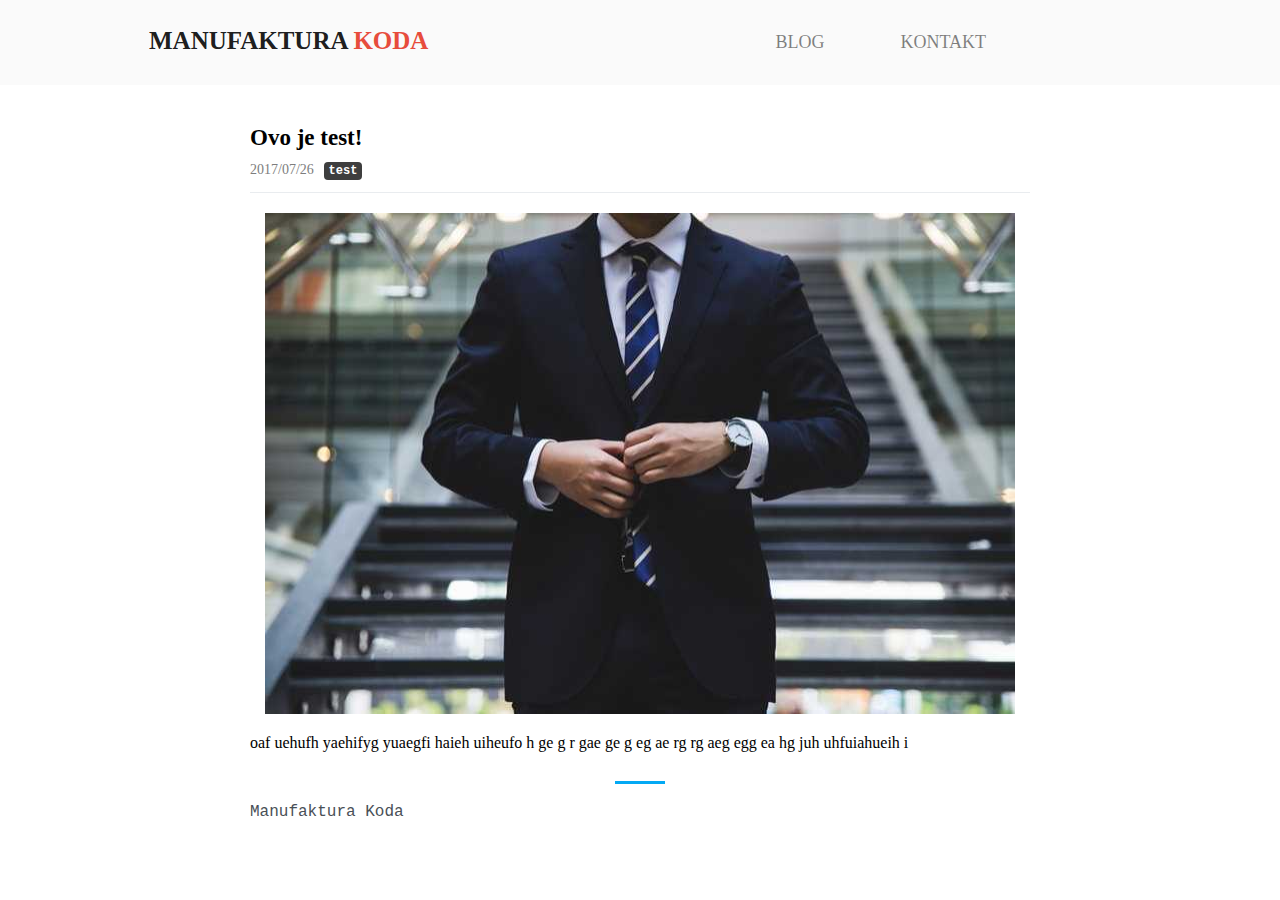
<file: test-post/index.html>
<!DOCTYPE html><html lang="en"><head><meta charSet="utf-8"/><meta http-equiv="X-UA-Compatible" content="IE=edge"/><meta name="viewport" content="width=device-width, initial-scale=1.0"/><link rel="preload" href="/component---src-layouts-index-js-24cfa556d8bcd1c240ed.js" as="script"/><link rel="preload" href="/component---src-templates-blog-post-js-115f983c768cc612467b.js" as="script"/><link rel="preload" href="/path---test-post-42e7c2e6849f4ee25e81.js" as="script"/><link rel="preload" href="/app-9f72963e0191537da8f3.js" as="script"/><link rel="preload" href="/commons-5e13531ab4a8929b216e.js" as="script"/><link rel="manifest" href="/manifest.webmanifest"/><meta name="theme-color" content="#673ab7"/><title data-react-helmet="true">Ovo je test! | Manufaktura Koda</title><meta data-react-helmet="true" name="twitter:card" content="summary"/><meta data-react-helmet="true" name="twitter:site" content="@/"/><meta data-react-helmet="true" property="og:title" content="Ovo je test!"/><meta data-react-helmet="true" property="og:type" content="article"/><meta data-react-helmet="true" property="og:description" content="
  
    
      
    
  
  
oaf uehufh yaehifyg yuaegfi haieh uiheufo h
ge g
r gae ge
g eg ae
rg
 rg aeg egg ea
 hg juh uhfuiahueih i"/><meta data-react-helmet="true" property="og:url" content="https://manufakturakoda.com/test-post/"/><link rel="sitemap" type="application/xml" href="/sitemap.xml"/><style id="gatsby-inlined-css">.nlogo #mobile{display:none}@media (max-width:600px){.nlogo #mobile{display:block}.nlogo #desktop{display:none}}.navbar{height:85px}#crvena{color:#e74c3c}#desktop,#mobile{font-size:25px}#desktop{padding:0 133px}.nav-link{font-family:karla;font-size:18px}.navbar-brand{font-family:space mono}.navbar-nav>li{padding-left:30px;padding-right:30px}#mobile{float:left;padding:8px 50px}@media screen and (max-width:864px){.nlogo{padding:0}.nav-wrapper{position:fixed;top:0;left:0;width:100%;height:100%;z-index:-1;background:#ecf0f1;opacity:0;transition:all .2s ease}.nav-wrapper ul{position:absolute;top:50%;transform:translateY(-50%);width:100%}.nav-wrapper ul li{display:block;float:none;width:100%;text-align:right;margin-bottom:10px}.nav-wrapper ul li:first-child a{transition-delay:.2s}.nav-wrapper ul li:nth-child(2) a{transition-delay:.3s}.nav-wrapper ul li:nth-child(3) a{transition-delay:.4s}.nav-wrapper ul li:nth-child(4) a{transition-delay:.5s}.nav-wrapper ul li:not(:first-child){margin-left:0}.nav-wrapper ul li a{padding:10px 24px;opacity:0;color:#000;transform:translateX(-20px);transition:all .2s ease}.nav-btn{position:fixed;right:10px;top:10px;display:block;width:48px;height:48px;cursor:pointer;z-index:9999;border-radius:50%}.nav-btn i{display:block;width:20px;height:2px;background:#000;border-radius:2px;margin-left:14px}.nav-btn i:first-child{margin-top:16px}.nav-btn i:nth-child(2){margin-top:4px;opacity:1}.nav-btn i:nth-child(3){margin-top:4px}}#nav:checked+.nav-btn{transform:rotate(45deg)}#nav:checked+.nav-btn i{background:#000;transition:transform .2s ease}#nav:checked+.nav-btn i:first-child{transform:translateY(6px) rotate(180deg)}#nav:checked+.nav-btn i:nth-child(2){opacity:0}#nav:checked+.nav-btn i:nth-child(3){transform:translateY(-6px) rotate(90deg)}#nav:checked~.nav-wrapper{z-index:9990;opacity:1}#nav:checked~.nav-wrapper ul li a{opacity:1;transform:translateX(0)}.hidden{display:none}/*!
 * Bootstrap v4.1.1 (https://getbootstrap.com/)
 * Copyright 2011-2018 The Bootstrap Authors
 * Copyright 2011-2018 Twitter, Inc.
 * Licensed under MIT (https://github.com/twbs/bootstrap/blob/master/LICENSE)
 */:root{--blue:#03a9f4;--indigo:#3f51b5;--purple:#673ab7;--pink:#e91e63;--red:#e74c3c;--orange:#ff5722;--yellow:#ffab00;--green:#8bc34a;--teal:#009688;--cyan:#00bcd4;--white:#fff;--gray:#868e96;--gray-dark:#343a40;--primary:#03a9f4;--secondary:#868e96;--success:#8bc34a;--info:#00bcd4;--warning:#ffab00;--danger:#e74c3c;--light:#fafafa;--dark:#343a40;--breakpoint-xs:0;--breakpoint-sm:576px;--breakpoint-md:768px;--breakpoint-lg:992px;--breakpoint-xl:1200px;--font-family-sans-serif:-apple-system,BlinkMacSystemFont,"Segoe UI",Roboto,"Helvetica Neue",Arial,sans-serif,"Apple Color Emoji","Segoe UI Emoji","Segoe UI Symbol";--font-family-monospace:"BasisGrotesqueProMonoRegular","andale mono","SFMono-Regular",Menlo,Monaco,Consolas,"Liberation Mono","Courier New",monospace}*,:after,:before{box-sizing:border-box}html{font-family:sans-serif;line-height:1.15;-webkit-text-size-adjust:100%;-ms-text-size-adjust:100%;-ms-overflow-style:scrollbar;-webkit-tap-highlight-color:rgba(0,0,0,0)}@-ms-viewport{width:device-width}article,aside,figcaption,figure,footer,header,hgroup,main,nav,section{display:block}body{margin:0;font-family:BasisGrotesqueProMonoRegular,andale mono,SFMono-Regular,Menlo,Monaco,Consolas,Liberation Mono,Courier New,monospace;font-size:1rem;font-weight:400;line-height:1.5;color:#495057;text-align:left;background-color:#fff}[tabindex="-1"]:focus{outline:0!important}hr{box-sizing:content-box;height:0;overflow:visible}h1,h2,h3,h4,h5,h6{margin-top:0;margin-bottom:.5rem}p{margin-top:0;margin-bottom:1rem}abbr[data-original-title],abbr[title]{text-decoration:underline;text-decoration:underline dotted;cursor:help;border-bottom:0}address{font-style:normal;line-height:inherit}address,dl,ol,ul{margin-bottom:1rem}dl,ol,ul{margin-top:0}ol ol,ol ul,ul ol,ul ul{margin-bottom:0}dt{font-weight:700}dd{margin-bottom:.5rem;margin-left:0}blockquote{margin:0 0 1rem}dfn{font-style:italic}b,strong{font-weight:bolder}small{font-size:80%}sub,sup{position:relative;font-size:75%;line-height:0;vertical-align:baseline}sub{bottom:-.25em}sup{top:-.5em}a{color:#03a9f4;text-decoration:none;background-color:transparent;-webkit-text-decoration-skip:objects}a:hover{color:#0275a8;text-decoration:none}a:not([href]):not([tabindex]),a:not([href]):not([tabindex]):focus,a:not([href]):not([tabindex]):hover{color:inherit;text-decoration:none}a:not([href]):not([tabindex]):focus{outline:0}code,kbd,pre,samp{font-family:BasisGrotesqueProMonoRegular,andale mono,SFMono-Regular,Menlo,Monaco,Consolas,Liberation Mono,Courier New,monospace;font-size:1em}pre{margin-top:0;margin-bottom:1rem;overflow:auto;-ms-overflow-style:scrollbar}figure{margin:0 0 1rem}img{vertical-align:middle;border-style:none}svg:not(:root){overflow:hidden}table{border-collapse:collapse}caption{padding-top:.75rem;padding-bottom:.75rem;color:#868e96;text-align:left;caption-side:bottom}th{text-align:inherit}label{display:inline-block;margin-bottom:.5rem}button{border-radius:0}button:focus{outline:1px dotted;outline:5px auto -webkit-focus-ring-color}button,input,optgroup,select,textarea{margin:0;font-family:inherit;font-size:inherit;line-height:inherit}button,input{overflow:visible}button,select{text-transform:none}[type=reset],[type=submit],button,html [type=button]{-webkit-appearance:button}[type=button]::-moz-focus-inner,[type=reset]::-moz-focus-inner,[type=submit]::-moz-focus-inner,button::-moz-focus-inner{padding:0;border-style:none}input[type=checkbox],input[type=radio]{box-sizing:border-box;padding:0}input[type=date],input[type=datetime-local],input[type=month],input[type=time]{-webkit-appearance:listbox}textarea{overflow:auto;resize:vertical}fieldset{min-width:0;padding:0;margin:0;border:0}legend{display:block;width:100%;max-width:100%;padding:0;margin-bottom:.5rem;font-size:1.5rem;line-height:inherit;color:inherit;white-space:normal}progress{vertical-align:baseline}[type=number]::-webkit-inner-spin-button,[type=number]::-webkit-outer-spin-button{height:auto}[type=search]{outline-offset:-2px;-webkit-appearance:none}[type=search]::-webkit-search-cancel-button,[type=search]::-webkit-search-decoration{-webkit-appearance:none}::-webkit-file-upload-button{font:inherit;-webkit-appearance:button}output{display:inline-block}summary{display:list-item;cursor:pointer}template{display:none}[hidden]{display:none!important}.h1,.h2,.h3,.h4,.h5,.h6,h1,h2,h3,h4,h5,h6{margin-bottom:.5rem;font-family:inherit;font-weight:600;line-height:1.1;color:inherit}.h1,h1{font-size:1.6rem}.h2,h2{font-size:1.4rem}.h3,h3{font-size:1.2rem}.h4,h4{font-size:1.1rem}.h5,h5{font-size:1.05rem}.h6,h6{font-size:1rem}.lead{font-size:1.25rem;font-weight:300}.display-1{font-size:6rem}.display-1,.display-2{font-weight:300;line-height:1.1}.display-2{font-size:5.5rem}.display-3{font-size:4.5rem}.display-3,.display-4{font-weight:300;line-height:1.1}.display-4{font-size:3.5rem}hr{margin-top:1rem;margin-bottom:1rem;border:0;border-top:1px solid rgba(0,0,0,.1)}.small,small{font-size:80%;font-weight:400}.mark,mark{padding:.2em;background-color:#fcf8e3}.list-inline,.list-unstyled{padding-left:0;list-style:none}.list-inline-item{display:inline-block}.list-inline-item:not(:last-child){margin-right:.5rem}.initialism{font-size:90%;text-transform:uppercase}.blockquote{margin-bottom:1rem;font-size:1.25rem}.blockquote-footer{display:block;font-size:80%;color:#868e96}.blockquote-footer:before{content:"\2014   \A0"}.img-fluid,.img-thumbnail{max-width:100%;height:auto}.img-thumbnail{padding:.25rem;background-color:#fff;border:1px solid #dee2e6;border-radius:.25rem;box-shadow:0 1px 2px rgba(0,0,0,.075)}.figure{display:inline-block}.figure-img{margin-bottom:.5rem;line-height:1}.figure-caption{font-size:90%;color:#868e96}code{font-size:87.5%;color:#e91e63;word-break:break-word}a>code{color:inherit}kbd{padding:.2rem .4rem;font-size:87.5%;color:#fff;background-color:#212529;border-radius:.2rem;box-shadow:inset 0 -.1rem 0 rgba(0,0,0,.25)}kbd kbd{padding:0;font-size:100%;font-weight:700;box-shadow:none}pre{display:block;font-size:87.5%;color:#212529}pre code{font-size:inherit;color:inherit;word-break:normal}.pre-scrollable{max-height:340px;overflow-y:scroll}.container{width:100%;padding-right:15px;padding-left:15px;margin-right:auto;margin-left:auto}@media (min-width:576px){.container{max-width:540px}}@media (min-width:768px){.container{max-width:640px}}@media (min-width:992px){.container{max-width:740px}}@media (min-width:1200px){.container{max-width:840px}}.container-fluid{width:100%;padding-right:15px;padding-left:15px;margin-right:auto;margin-left:auto}.row{display:flex;flex-wrap:wrap;margin-right:-15px;margin-left:-15px}.no-gutters{margin-right:0;margin-left:0}.no-gutters>.col,.no-gutters>[class*=col-]{padding-right:0;padding-left:0}.col,.col-1,.col-2,.col-3,.col-4,.col-5,.col-6,.col-7,.col-8,.col-9,.col-10,.col-11,.col-12,.col-auto,.col-lg,.col-lg-1,.col-lg-2,.col-lg-3,.col-lg-4,.col-lg-5,.col-lg-6,.col-lg-7,.col-lg-8,.col-lg-9,.col-lg-10,.col-lg-11,.col-lg-12,.col-lg-auto,.col-md,.col-md-1,.col-md-2,.col-md-3,.col-md-4,.col-md-5,.col-md-6,.col-md-7,.col-md-8,.col-md-9,.col-md-10,.col-md-11,.col-md-12,.col-md-auto,.col-sm,.col-sm-1,.col-sm-2,.col-sm-3,.col-sm-4,.col-sm-5,.col-sm-6,.col-sm-7,.col-sm-8,.col-sm-9,.col-sm-10,.col-sm-11,.col-sm-12,.col-sm-auto,.col-xl,.col-xl-1,.col-xl-2,.col-xl-3,.col-xl-4,.col-xl-5,.col-xl-6,.col-xl-7,.col-xl-8,.col-xl-9,.col-xl-10,.col-xl-11,.col-xl-12,.col-xl-auto{position:relative;width:100%;min-height:1px;padding-right:15px;padding-left:15px}.col{flex-basis:0;flex-grow:1;max-width:100%}.col-auto{flex:0 0 auto;width:auto;max-width:none}.col-1{flex:0 0 8.33333%;max-width:8.33333%}.col-2{flex:0 0 16.66667%;max-width:16.66667%}.col-3{flex:0 0 25%;max-width:25%}.col-4{flex:0 0 33.33333%;max-width:33.33333%}.col-5{flex:0 0 41.66667%;max-width:41.66667%}.col-6{flex:0 0 50%;max-width:50%}.col-7{flex:0 0 58.33333%;max-width:58.33333%}.col-8{flex:0 0 66.66667%;max-width:66.66667%}.col-9{flex:0 0 75%;max-width:75%}.col-10{flex:0 0 83.33333%;max-width:83.33333%}.col-11{flex:0 0 91.66667%;max-width:91.66667%}.col-12{flex:0 0 100%;max-width:100%}.order-first{order:-1}.order-last{order:13}.order-0{order:0}.order-1{order:1}.order-2{order:2}.order-3{order:3}.order-4{order:4}.order-5{order:5}.order-6{order:6}.order-7{order:7}.order-8{order:8}.order-9{order:9}.order-10{order:10}.order-11{order:11}.order-12{order:12}.offset-1{margin-left:8.33333%}.offset-2{margin-left:16.66667%}.offset-3{margin-left:25%}.offset-4{margin-left:33.33333%}.offset-5{margin-left:41.66667%}.offset-6{margin-left:50%}.offset-7{margin-left:58.33333%}.offset-8{margin-left:66.66667%}.offset-9{margin-left:75%}.offset-10{margin-left:83.33333%}.offset-11{margin-left:91.66667%}@media (min-width:576px){.col-sm{flex-basis:0;flex-grow:1;max-width:100%}.col-sm-auto{flex:0 0 auto;width:auto;max-width:none}.col-sm-1{flex:0 0 8.33333%;max-width:8.33333%}.col-sm-2{flex:0 0 16.66667%;max-width:16.66667%}.col-sm-3{flex:0 0 25%;max-width:25%}.col-sm-4{flex:0 0 33.33333%;max-width:33.33333%}.col-sm-5{flex:0 0 41.66667%;max-width:41.66667%}.col-sm-6{flex:0 0 50%;max-width:50%}.col-sm-7{flex:0 0 58.33333%;max-width:58.33333%}.col-sm-8{flex:0 0 66.66667%;max-width:66.66667%}.col-sm-9{flex:0 0 75%;max-width:75%}.col-sm-10{flex:0 0 83.33333%;max-width:83.33333%}.col-sm-11{flex:0 0 91.66667%;max-width:91.66667%}.col-sm-12{flex:0 0 100%;max-width:100%}.order-sm-first{order:-1}.order-sm-last{order:13}.order-sm-0{order:0}.order-sm-1{order:1}.order-sm-2{order:2}.order-sm-3{order:3}.order-sm-4{order:4}.order-sm-5{order:5}.order-sm-6{order:6}.order-sm-7{order:7}.order-sm-8{order:8}.order-sm-9{order:9}.order-sm-10{order:10}.order-sm-11{order:11}.order-sm-12{order:12}.offset-sm-0{margin-left:0}.offset-sm-1{margin-left:8.33333%}.offset-sm-2{margin-left:16.66667%}.offset-sm-3{margin-left:25%}.offset-sm-4{margin-left:33.33333%}.offset-sm-5{margin-left:41.66667%}.offset-sm-6{margin-left:50%}.offset-sm-7{margin-left:58.33333%}.offset-sm-8{margin-left:66.66667%}.offset-sm-9{margin-left:75%}.offset-sm-10{margin-left:83.33333%}.offset-sm-11{margin-left:91.66667%}}@media (min-width:768px){.col-md{flex-basis:0;flex-grow:1;max-width:100%}.col-md-auto{flex:0 0 auto;width:auto;max-width:none}.col-md-1{flex:0 0 8.33333%;max-width:8.33333%}.col-md-2{flex:0 0 16.66667%;max-width:16.66667%}.col-md-3{flex:0 0 25%;max-width:25%}.col-md-4{flex:0 0 33.33333%;max-width:33.33333%}.col-md-5{flex:0 0 41.66667%;max-width:41.66667%}.col-md-6{flex:0 0 50%;max-width:50%}.col-md-7{flex:0 0 58.33333%;max-width:58.33333%}.col-md-8{flex:0 0 66.66667%;max-width:66.66667%}.col-md-9{flex:0 0 75%;max-width:75%}.col-md-10{flex:0 0 83.33333%;max-width:83.33333%}.col-md-11{flex:0 0 91.66667%;max-width:91.66667%}.col-md-12{flex:0 0 100%;max-width:100%}.order-md-first{order:-1}.order-md-last{order:13}.order-md-0{order:0}.order-md-1{order:1}.order-md-2{order:2}.order-md-3{order:3}.order-md-4{order:4}.order-md-5{order:5}.order-md-6{order:6}.order-md-7{order:7}.order-md-8{order:8}.order-md-9{order:9}.order-md-10{order:10}.order-md-11{order:11}.order-md-12{order:12}.offset-md-0{margin-left:0}.offset-md-1{margin-left:8.33333%}.offset-md-2{margin-left:16.66667%}.offset-md-3{margin-left:25%}.offset-md-4{margin-left:33.33333%}.offset-md-5{margin-left:41.66667%}.offset-md-6{margin-left:50%}.offset-md-7{margin-left:58.33333%}.offset-md-8{margin-left:66.66667%}.offset-md-9{margin-left:75%}.offset-md-10{margin-left:83.33333%}.offset-md-11{margin-left:91.66667%}}@media (min-width:992px){.col-lg{flex-basis:0;flex-grow:1;max-width:100%}.col-lg-auto{flex:0 0 auto;width:auto;max-width:none}.col-lg-1{flex:0 0 8.33333%;max-width:8.33333%}.col-lg-2{flex:0 0 16.66667%;max-width:16.66667%}.col-lg-3{flex:0 0 25%;max-width:25%}.col-lg-4{flex:0 0 33.33333%;max-width:33.33333%}.col-lg-5{flex:0 0 41.66667%;max-width:41.66667%}.col-lg-6{flex:0 0 50%;max-width:50%}.col-lg-7{flex:0 0 58.33333%;max-width:58.33333%}.col-lg-8{flex:0 0 66.66667%;max-width:66.66667%}.col-lg-9{flex:0 0 75%;max-width:75%}.col-lg-10{flex:0 0 83.33333%;max-width:83.33333%}.col-lg-11{flex:0 0 91.66667%;max-width:91.66667%}.col-lg-12{flex:0 0 100%;max-width:100%}.order-lg-first{order:-1}.order-lg-last{order:13}.order-lg-0{order:0}.order-lg-1{order:1}.order-lg-2{order:2}.order-lg-3{order:3}.order-lg-4{order:4}.order-lg-5{order:5}.order-lg-6{order:6}.order-lg-7{order:7}.order-lg-8{order:8}.order-lg-9{order:9}.order-lg-10{order:10}.order-lg-11{order:11}.order-lg-12{order:12}.offset-lg-0{margin-left:0}.offset-lg-1{margin-left:8.33333%}.offset-lg-2{margin-left:16.66667%}.offset-lg-3{margin-left:25%}.offset-lg-4{margin-left:33.33333%}.offset-lg-5{margin-left:41.66667%}.offset-lg-6{margin-left:50%}.offset-lg-7{margin-left:58.33333%}.offset-lg-8{margin-left:66.66667%}.offset-lg-9{margin-left:75%}.offset-lg-10{margin-left:83.33333%}.offset-lg-11{margin-left:91.66667%}}@media (min-width:1200px){.col-xl{flex-basis:0;flex-grow:1;max-width:100%}.col-xl-auto{flex:0 0 auto;width:auto;max-width:none}.col-xl-1{flex:0 0 8.33333%;max-width:8.33333%}.col-xl-2{flex:0 0 16.66667%;max-width:16.66667%}.col-xl-3{flex:0 0 25%;max-width:25%}.col-xl-4{flex:0 0 33.33333%;max-width:33.33333%}.col-xl-5{flex:0 0 41.66667%;max-width:41.66667%}.col-xl-6{flex:0 0 50%;max-width:50%}.col-xl-7{flex:0 0 58.33333%;max-width:58.33333%}.col-xl-8{flex:0 0 66.66667%;max-width:66.66667%}.col-xl-9{flex:0 0 75%;max-width:75%}.col-xl-10{flex:0 0 83.33333%;max-width:83.33333%}.col-xl-11{flex:0 0 91.66667%;max-width:91.66667%}.col-xl-12{flex:0 0 100%;max-width:100%}.order-xl-first{order:-1}.order-xl-last{order:13}.order-xl-0{order:0}.order-xl-1{order:1}.order-xl-2{order:2}.order-xl-3{order:3}.order-xl-4{order:4}.order-xl-5{order:5}.order-xl-6{order:6}.order-xl-7{order:7}.order-xl-8{order:8}.order-xl-9{order:9}.order-xl-10{order:10}.order-xl-11{order:11}.order-xl-12{order:12}.offset-xl-0{margin-left:0}.offset-xl-1{margin-left:8.33333%}.offset-xl-2{margin-left:16.66667%}.offset-xl-3{margin-left:25%}.offset-xl-4{margin-left:33.33333%}.offset-xl-5{margin-left:41.66667%}.offset-xl-6{margin-left:50%}.offset-xl-7{margin-left:58.33333%}.offset-xl-8{margin-left:66.66667%}.offset-xl-9{margin-left:75%}.offset-xl-10{margin-left:83.33333%}.offset-xl-11{margin-left:91.66667%}}.table{width:100%;max-width:100%;margin-bottom:1rem;background-color:transparent}.table td,.table th{padding:.75rem;vertical-align:top;border-top:1px solid #dee2e6}.table thead th{vertical-align:bottom;border-bottom:2px solid #dee2e6}.table tbody+tbody{border-top:2px solid #dee2e6}.table .table{background-color:#fff}.table-sm td,.table-sm th{padding:.3rem}.table-bordered,.table-bordered td,.table-bordered th{border:1px solid #dee2e6}.table-bordered thead td,.table-bordered thead th{border-bottom-width:2px}.table-borderless tbody+tbody,.table-borderless td,.table-borderless th,.table-borderless thead th{border:0}.table-striped tbody tr:nth-of-type(odd){background-color:rgba(0,0,0,.05)}.table-hover tbody tr:hover{background-color:rgba(0,0,0,.075)}.table-primary,.table-primary>td,.table-primary>th{background-color:#b8e7fc}.table-hover .table-primary:hover,.table-hover .table-primary:hover>td,.table-hover .table-primary:hover>th{background-color:#a0dffb}.table-secondary,.table-secondary>td,.table-secondary>th{background-color:#dddfe2}.table-hover .table-secondary:hover,.table-hover .table-secondary:hover>td,.table-hover .table-secondary:hover>th{background-color:#cfd2d6}.table-success,.table-success>td,.table-success>th{background-color:#dfeecc}.table-hover .table-success:hover,.table-hover .table-success:hover>td,.table-hover .table-success:hover>th{background-color:#d3e8b9}.table-info,.table-info>td,.table-info>th{background-color:#b8ecf3}.table-hover .table-info:hover,.table-hover .table-info:hover>td,.table-hover .table-info:hover>th{background-color:#a2e6ef}.table-warning,.table-warning>td,.table-warning>th{background-color:#ffe7b8}.table-hover .table-warning:hover,.table-hover .table-warning:hover>td,.table-hover .table-warning:hover>th{background-color:#ffde9f}.table-danger,.table-danger>td,.table-danger>th{background-color:#f8cdc8}.table-hover .table-danger:hover,.table-hover .table-danger:hover>td,.table-hover .table-danger:hover>th{background-color:#f5b8b1}.table-light,.table-light>td,.table-light>th{background-color:#fefefe}.table-hover .table-light:hover,.table-hover .table-light:hover>td,.table-hover .table-light:hover>th{background-color:#f1f1f1}.table-dark,.table-dark>td,.table-dark>th{background-color:#c6c8ca}.table-hover .table-dark:hover,.table-hover .table-dark:hover>td,.table-hover .table-dark:hover>th{background-color:#b9bbbe}.table-active,.table-active>td,.table-active>th,.table-hover .table-active:hover,.table-hover .table-active:hover>td,.table-hover .table-active:hover>th{background-color:rgba(0,0,0,.075)}.table .thead-dark th{color:#fff;background-color:#212529;border-color:#32383e}.table .thead-light th{color:#495057;background-color:#e9ecef;border-color:#dee2e6}.table-dark{color:#fff;background-color:#212529}.table-dark td,.table-dark th,.table-dark thead th{border-color:#32383e}.table-dark.table-bordered{border:0}.table-dark.table-striped tbody tr:nth-of-type(odd){background-color:hsla(0,0%,100%,.05)}.table-dark.table-hover tbody tr:hover{background-color:hsla(0,0%,100%,.075)}@media (max-width:575.98px){.table-responsive-sm{display:block;width:100%;overflow-x:auto;-webkit-overflow-scrolling:touch;-ms-overflow-style:-ms-autohiding-scrollbar}.table-responsive-sm>.table-bordered{border:0}}@media (max-width:767.98px){.table-responsive-md{display:block;width:100%;overflow-x:auto;-webkit-overflow-scrolling:touch;-ms-overflow-style:-ms-autohiding-scrollbar}.table-responsive-md>.table-bordered{border:0}}@media (max-width:991.98px){.table-responsive-lg{display:block;width:100%;overflow-x:auto;-webkit-overflow-scrolling:touch;-ms-overflow-style:-ms-autohiding-scrollbar}.table-responsive-lg>.table-bordered{border:0}}@media (max-width:1199.98px){.table-responsive-xl{display:block;width:100%;overflow-x:auto;-webkit-overflow-scrolling:touch;-ms-overflow-style:-ms-autohiding-scrollbar}.table-responsive-xl>.table-bordered{border:0}}.table-responsive{display:block;width:100%;overflow-x:auto;-webkit-overflow-scrolling:touch;-ms-overflow-style:-ms-autohiding-scrollbar}.table-responsive>.table-bordered{border:0}.form-control{display:block;width:100%;padding:.375rem .75rem;font-size:1rem;line-height:1.5;color:#495057;background-color:#fff;background-clip:padding-box;border:1px solid #ced4da;border-radius:.25rem;box-shadow:inset 0 1px 1px rgba(0,0,0,.075)}@media screen and (prefers-reduced-motion:reduce){.form-control{transition:none}}.form-control::-ms-expand{background-color:transparent;border:0}.form-control:focus{color:#495057;background-color:#fff;border-color:#79d4fd;outline:0;box-shadow:inset 0 1px 1px rgba(0,0,0,.075),0 0 0 .2rem rgba(3,169,244,.25)}.form-control::placeholder{color:#868e96;opacity:1}.form-control:disabled,.form-control[readonly]{background-color:#e9ecef;opacity:1}select.form-control:not([size]):not([multiple]){height:calc(2.25rem + 2px)}select.form-control:focus::-ms-value{color:#495057;background-color:#fff}.form-control-file,.form-control-range{display:block;width:100%}.col-form-label{padding-top:calc(.375rem + 1px);padding-bottom:calc(.375rem + 1px);margin-bottom:0;font-size:inherit;line-height:1.5}.col-form-label-lg{padding-top:calc(.5rem + 1px);padding-bottom:calc(.5rem + 1px);font-size:1.25rem;line-height:1.5}.col-form-label-sm{padding-top:calc(.25rem + 1px);padding-bottom:calc(.25rem + 1px);font-size:.875rem;line-height:1.5}.form-control-plaintext{display:block;width:100%;padding-top:.375rem;padding-bottom:.375rem;margin-bottom:0;line-height:1.5;color:#495057;background-color:transparent;border:solid transparent;border-width:1px 0}.form-control-plaintext.form-control-lg,.form-control-plaintext.form-control-sm,.input-group-lg>.form-control-plaintext.form-control,.input-group-lg>.input-group-append>.form-control-plaintext.btn,.input-group-lg>.input-group-append>.form-control-plaintext.input-group-text,.input-group-lg>.input-group-prepend>.form-control-plaintext.btn,.input-group-lg>.input-group-prepend>.form-control-plaintext.input-group-text,.input-group-sm>.form-control-plaintext.form-control,.input-group-sm>.input-group-append>.form-control-plaintext.btn,.input-group-sm>.input-group-append>.form-control-plaintext.input-group-text,.input-group-sm>.input-group-prepend>.form-control-plaintext.btn,.input-group-sm>.input-group-prepend>.form-control-plaintext.input-group-text{padding-right:0;padding-left:0}.form-control-sm,.input-group-sm>.form-control,.input-group-sm>.input-group-append>.btn,.input-group-sm>.input-group-append>.input-group-text,.input-group-sm>.input-group-prepend>.btn,.input-group-sm>.input-group-prepend>.input-group-text{padding:.25rem .5rem;font-size:.875rem;line-height:1.5;border-radius:.2rem}.input-group-sm>.input-group-append>select.btn:not([size]):not([multiple]),.input-group-sm>.input-group-append>select.input-group-text:not([size]):not([multiple]),.input-group-sm>.input-group-prepend>select.btn:not([size]):not([multiple]),.input-group-sm>.input-group-prepend>select.input-group-text:not([size]):not([multiple]),.input-group-sm>select.form-control:not([size]):not([multiple]),select.form-control-sm:not([size]):not([multiple]){height:calc(1.8125rem + 2px)}.form-control-lg,.input-group-lg>.form-control,.input-group-lg>.input-group-append>.btn,.input-group-lg>.input-group-append>.input-group-text,.input-group-lg>.input-group-prepend>.btn,.input-group-lg>.input-group-prepend>.input-group-text{padding:.5rem 1rem;font-size:1.25rem;line-height:1.5;border-radius:.3rem}.input-group-lg>.input-group-append>select.btn:not([size]):not([multiple]),.input-group-lg>.input-group-append>select.input-group-text:not([size]):not([multiple]),.input-group-lg>.input-group-prepend>select.btn:not([size]):not([multiple]),.input-group-lg>.input-group-prepend>select.input-group-text:not([size]):not([multiple]),.input-group-lg>select.form-control:not([size]):not([multiple]),select.form-control-lg:not([size]):not([multiple]){height:calc(2.875rem + 2px)}.form-group{margin-bottom:1rem}.form-text{display:block;margin-top:.25rem}.form-row{display:flex;flex-wrap:wrap;margin-right:-5px;margin-left:-5px}.form-row>.col,.form-row>[class*=col-]{padding-right:5px;padding-left:5px}.form-check{position:relative;display:block;padding-left:1.25rem}.form-check-input{position:absolute;margin-top:.3rem;margin-left:-1.25rem}.form-check-input:disabled~.form-check-label{color:#868e96}.form-check-label{margin-bottom:0}.form-check-inline{display:inline-flex;align-items:center;padding-left:0;margin-right:.75rem}.form-check-inline .form-check-input{position:static;margin-top:0;margin-right:.3125rem;margin-left:0}.valid-feedback{display:none;width:100%;margin-top:.25rem;font-size:80%;color:#8bc34a}.valid-tooltip{position:absolute;top:100%;z-index:5;display:none;max-width:100%;padding:.5rem;margin-top:.1rem;font-size:.875rem;line-height:1;color:#fff;background-color:rgba(139,195,74,.8);border-radius:.2rem}.custom-select.is-valid,.form-control.is-valid,.was-validated .custom-select:valid,.was-validated .form-control:valid{border-color:#8bc34a}.custom-select.is-valid:focus,.form-control.is-valid:focus,.was-validated .custom-select:valid:focus,.was-validated .form-control:valid:focus{border-color:#8bc34a;box-shadow:0 0 0 .2rem rgba(139,195,74,.25)}.custom-select.is-valid~.valid-feedback,.custom-select.is-valid~.valid-tooltip,.form-control-file.is-valid~.valid-feedback,.form-control-file.is-valid~.valid-tooltip,.form-control.is-valid~.valid-feedback,.form-control.is-valid~.valid-tooltip,.was-validated .custom-select:valid~.valid-feedback,.was-validated .custom-select:valid~.valid-tooltip,.was-validated .form-control-file:valid~.valid-feedback,.was-validated .form-control-file:valid~.valid-tooltip,.was-validated .form-control:valid~.valid-feedback,.was-validated .form-control:valid~.valid-tooltip{display:block}.form-check-input.is-valid~.form-check-label,.was-validated .form-check-input:valid~.form-check-label{color:#8bc34a}.form-check-input.is-valid~.valid-feedback,.form-check-input.is-valid~.valid-tooltip,.was-validated .form-check-input:valid~.valid-feedback,.was-validated .form-check-input:valid~.valid-tooltip{display:block}.custom-control-input.is-valid~.custom-control-label,.was-validated .custom-control-input:valid~.custom-control-label{color:#8bc34a}.custom-control-input.is-valid~.custom-control-label:before,.was-validated .custom-control-input:valid~.custom-control-label:before{background-color:#c8e3aa}.custom-control-input.is-valid~.valid-feedback,.custom-control-input.is-valid~.valid-tooltip,.was-validated .custom-control-input:valid~.valid-feedback,.was-validated .custom-control-input:valid~.valid-tooltip{display:block}.custom-control-input.is-valid:checked~.custom-control-label:before,.was-validated .custom-control-input:valid:checked~.custom-control-label:before{background-color:#a4d070}.custom-control-input.is-valid:focus~.custom-control-label:before,.was-validated .custom-control-input:valid:focus~.custom-control-label:before{box-shadow:0 0 0 1px #fff,0 0 0 .2rem rgba(139,195,74,.25)}.custom-file-input.is-valid~.custom-file-label,.was-validated .custom-file-input:valid~.custom-file-label{border-color:#8bc34a}.custom-file-input.is-valid~.custom-file-label:before,.was-validated .custom-file-input:valid~.custom-file-label:before{border-color:inherit}.custom-file-input.is-valid~.valid-feedback,.custom-file-input.is-valid~.valid-tooltip,.was-validated .custom-file-input:valid~.valid-feedback,.was-validated .custom-file-input:valid~.valid-tooltip{display:block}.custom-file-input.is-valid:focus~.custom-file-label,.was-validated .custom-file-input:valid:focus~.custom-file-label{box-shadow:0 0 0 .2rem rgba(139,195,74,.25)}.invalid-feedback{display:none;width:100%;margin-top:.25rem;font-size:80%;color:#e74c3c}.invalid-tooltip{position:absolute;top:100%;z-index:5;display:none;max-width:100%;padding:.5rem;margin-top:.1rem;font-size:.875rem;line-height:1;color:#fff;background-color:rgba(231,76,60,.8);border-radius:.2rem}.custom-select.is-invalid,.form-control.is-invalid,.was-validated .custom-select:invalid,.was-validated .form-control:invalid{border-color:#e74c3c}.custom-select.is-invalid:focus,.form-control.is-invalid:focus,.was-validated .custom-select:invalid:focus,.was-validated .form-control:invalid:focus{border-color:#e74c3c;box-shadow:0 0 0 .2rem rgba(231,76,60,.25)}.custom-select.is-invalid~.invalid-feedback,.custom-select.is-invalid~.invalid-tooltip,.form-control-file.is-invalid~.invalid-feedback,.form-control-file.is-invalid~.invalid-tooltip,.form-control.is-invalid~.invalid-feedback,.form-control.is-invalid~.invalid-tooltip,.was-validated .custom-select:invalid~.invalid-feedback,.was-validated .custom-select:invalid~.invalid-tooltip,.was-validated .form-control-file:invalid~.invalid-feedback,.was-validated .form-control-file:invalid~.invalid-tooltip,.was-validated .form-control:invalid~.invalid-feedback,.was-validated .form-control:invalid~.invalid-tooltip{display:block}.form-check-input.is-invalid~.form-check-label,.was-validated .form-check-input:invalid~.form-check-label{color:#e74c3c}.form-check-input.is-invalid~.invalid-feedback,.form-check-input.is-invalid~.invalid-tooltip,.was-validated .form-check-input:invalid~.invalid-feedback,.was-validated .form-check-input:invalid~.invalid-tooltip{display:block}.custom-control-input.is-invalid~.custom-control-label,.was-validated .custom-control-input:invalid~.custom-control-label{color:#e74c3c}.custom-control-input.is-invalid~.custom-control-label:before,.was-validated .custom-control-input:invalid~.custom-control-label:before{background-color:#f5b4ae}.custom-control-input.is-invalid~.invalid-feedback,.custom-control-input.is-invalid~.invalid-tooltip,.was-validated .custom-control-input:invalid~.invalid-feedback,.was-validated .custom-control-input:invalid~.invalid-tooltip{display:block}.custom-control-input.is-invalid:checked~.custom-control-label:before,.was-validated .custom-control-input:invalid:checked~.custom-control-label:before{background-color:#ed7669}.custom-control-input.is-invalid:focus~.custom-control-label:before,.was-validated .custom-control-input:invalid:focus~.custom-control-label:before{box-shadow:0 0 0 1px #fff,0 0 0 .2rem rgba(231,76,60,.25)}.custom-file-input.is-invalid~.custom-file-label,.was-validated .custom-file-input:invalid~.custom-file-label{border-color:#e74c3c}.custom-file-input.is-invalid~.custom-file-label:before,.was-validated .custom-file-input:invalid~.custom-file-label:before{border-color:inherit}.custom-file-input.is-invalid~.invalid-feedback,.custom-file-input.is-invalid~.invalid-tooltip,.was-validated .custom-file-input:invalid~.invalid-feedback,.was-validated .custom-file-input:invalid~.invalid-tooltip{display:block}.custom-file-input.is-invalid:focus~.custom-file-label,.was-validated .custom-file-input:invalid:focus~.custom-file-label{box-shadow:0 0 0 .2rem rgba(231,76,60,.25)}.form-inline{display:flex;flex-flow:row wrap;align-items:center}.form-inline .form-check{width:100%}@media (min-width:576px){.form-inline label{justify-content:center}.form-inline .form-group,.form-inline label{display:flex;align-items:center;margin-bottom:0}.form-inline .form-group{flex:0 0 auto;flex-flow:row wrap}.form-inline .form-control{display:inline-block;width:auto;vertical-align:middle}.form-inline .form-control-plaintext{display:inline-block}.form-inline .custom-select,.form-inline .input-group{width:auto}.form-inline .form-check{display:flex;align-items:center;justify-content:center;width:auto;padding-left:0}.form-inline .form-check-input{position:relative;margin-top:0;margin-right:.25rem;margin-left:0}.form-inline .custom-control{align-items:center;justify-content:center}.form-inline .custom-control-label{margin-bottom:0}}.btn{display:inline-block;font-weight:400;text-align:center;white-space:nowrap;vertical-align:middle;user-select:none;border:1px solid transparent;padding:.375rem .75rem;font-size:1rem;line-height:1.5;border-radius:.25rem}@media screen and (prefers-reduced-motion:reduce){.btn{transition:none}}.btn:focus,.btn:hover{text-decoration:none}.btn.focus,.btn:focus{outline:0;box-shadow:0 0 0 .2rem rgba(3,169,244,.25)}.btn.disabled,.btn:disabled{opacity:.65;box-shadow:none}.btn:not(:disabled):not(.disabled){cursor:pointer}.btn:not(:disabled):not(.disabled).active,.btn:not(:disabled):not(.disabled):active{background-image:none;box-shadow:inset 0 3px 5px rgba(0,0,0,.125)}.btn:not(:disabled):not(.disabled).active:focus,.btn:not(:disabled):not(.disabled):active:focus{box-shadow:0 0 0 .2rem rgba(3,169,244,.25),inset 0 3px 5px rgba(0,0,0,.125)}a.btn.disabled,fieldset:disabled a.btn{pointer-events:none}.btn-primary{color:#fff;background-color:#03a9f4;border-color:#03a9f4;box-shadow:inset 0 1px 0 hsla(0,0%,100%,.15),0 1px 1px rgba(0,0,0,.075)}.btn-primary:hover{color:#fff;background-color:#038fce;border-color:#0286c2}.btn-primary.focus,.btn-primary:focus{box-shadow:inset 0 1px 0 hsla(0,0%,100%,.15),0 1px 1px rgba(0,0,0,.075),0 0 0 .2rem rgba(3,169,244,.5)}.btn-primary.disabled,.btn-primary:disabled{color:#fff;background-color:#03a9f4;border-color:#03a9f4}.btn-primary:not(:disabled):not(.disabled).active,.btn-primary:not(:disabled):not(.disabled):active,.show>.btn-primary.dropdown-toggle{color:#fff;background-color:#0286c2;border-color:#027db5}.btn-primary:not(:disabled):not(.disabled).active:focus,.btn-primary:not(:disabled):not(.disabled):active:focus,.show>.btn-primary.dropdown-toggle:focus{box-shadow:inset 0 3px 5px rgba(0,0,0,.125),0 0 0 .2rem rgba(3,169,244,.5)}.btn-secondary{color:#fff;background-color:#868e96;border-color:#868e96;box-shadow:inset 0 1px 0 hsla(0,0%,100%,.15),0 1px 1px rgba(0,0,0,.075)}.btn-secondary:hover{color:#fff;background-color:#727b84;border-color:#6c757d}.btn-secondary.focus,.btn-secondary:focus{box-shadow:inset 0 1px 0 hsla(0,0%,100%,.15),0 1px 1px rgba(0,0,0,.075),0 0 0 .2rem hsla(210,7%,56%,.5)}.btn-secondary.disabled,.btn-secondary:disabled{color:#fff;background-color:#868e96;border-color:#868e96}.btn-secondary:not(:disabled):not(.disabled).active,.btn-secondary:not(:disabled):not(.disabled):active,.show>.btn-secondary.dropdown-toggle{color:#fff;background-color:#6c757d;border-color:#666e76}.btn-secondary:not(:disabled):not(.disabled).active:focus,.btn-secondary:not(:disabled):not(.disabled):active:focus,.show>.btn-secondary.dropdown-toggle:focus{box-shadow:inset 0 3px 5px rgba(0,0,0,.125),0 0 0 .2rem hsla(210,7%,56%,.5)}.btn-success{color:#212529;background-color:#8bc34a;border-color:#8bc34a;box-shadow:inset 0 1px 0 hsla(0,0%,100%,.15),0 1px 1px rgba(0,0,0,.075)}.btn-success:hover{color:#fff;background-color:#78ad39;border-color:#71a436}.btn-success.focus,.btn-success:focus{box-shadow:inset 0 1px 0 hsla(0,0%,100%,.15),0 1px 1px rgba(0,0,0,.075),0 0 0 .2rem rgba(139,195,74,.5)}.btn-success.disabled,.btn-success:disabled{color:#212529;background-color:#8bc34a;border-color:#8bc34a}.btn-success:not(:disabled):not(.disabled).active,.btn-success:not(:disabled):not(.disabled):active,.show>.btn-success.dropdown-toggle{color:#fff;background-color:#71a436;border-color:#6a9a33}.btn-success:not(:disabled):not(.disabled).active:focus,.btn-success:not(:disabled):not(.disabled):active:focus,.show>.btn-success.dropdown-toggle:focus{box-shadow:inset 0 3px 5px rgba(0,0,0,.125),0 0 0 .2rem rgba(139,195,74,.5)}.btn-info{color:#fff;background-color:#00bcd4;border-color:#00bcd4;box-shadow:inset 0 1px 0 hsla(0,0%,100%,.15),0 1px 1px rgba(0,0,0,.075)}.btn-info:hover{color:#fff;background-color:#009aae;border-color:#008fa1}.btn-info.focus,.btn-info:focus{box-shadow:inset 0 1px 0 hsla(0,0%,100%,.15),0 1px 1px rgba(0,0,0,.075),0 0 0 .2rem rgba(0,188,212,.5)}.btn-info.disabled,.btn-info:disabled{color:#fff;background-color:#00bcd4;border-color:#00bcd4}.btn-info:not(:disabled):not(.disabled).active,.btn-info:not(:disabled):not(.disabled):active,.show>.btn-info.dropdown-toggle{color:#fff;background-color:#008fa1;border-color:#008394}.btn-info:not(:disabled):not(.disabled).active:focus,.btn-info:not(:disabled):not(.disabled):active:focus,.show>.btn-info.dropdown-toggle:focus{box-shadow:inset 0 3px 5px rgba(0,0,0,.125),0 0 0 .2rem rgba(0,188,212,.5)}.btn-warning{color:#212529;background-color:#ffab00;border-color:#ffab00;box-shadow:inset 0 1px 0 hsla(0,0%,100%,.15),0 1px 1px rgba(0,0,0,.075)}.btn-warning:hover{color:#212529;background-color:#d99100;border-color:#cc8900}.btn-warning.focus,.btn-warning:focus{box-shadow:inset 0 1px 0 hsla(0,0%,100%,.15),0 1px 1px rgba(0,0,0,.075),0 0 0 .2rem rgba(255,171,0,.5)}.btn-warning.disabled,.btn-warning:disabled{color:#212529;background-color:#ffab00;border-color:#ffab00}.btn-warning:not(:disabled):not(.disabled).active,.btn-warning:not(:disabled):not(.disabled):active,.show>.btn-warning.dropdown-toggle{color:#fff;background-color:#cc8900;border-color:#bf8000}.btn-warning:not(:disabled):not(.disabled).active:focus,.btn-warning:not(:disabled):not(.disabled):active:focus,.show>.btn-warning.dropdown-toggle:focus{box-shadow:inset 0 3px 5px rgba(0,0,0,.125),0 0 0 .2rem rgba(255,171,0,.5)}.btn-danger{color:#fff;background-color:#e74c3c;border-color:#e74c3c;box-shadow:inset 0 1px 0 hsla(0,0%,100%,.15),0 1px 1px rgba(0,0,0,.075)}.btn-danger:hover{color:#fff;background-color:#e12e1c;border-color:#d62c1a}.btn-danger.focus,.btn-danger:focus{box-shadow:inset 0 1px 0 hsla(0,0%,100%,.15),0 1px 1px rgba(0,0,0,.075),0 0 0 .2rem rgba(231,76,60,.5)}.btn-danger.disabled,.btn-danger:disabled{color:#fff;background-color:#e74c3c;border-color:#e74c3c}.btn-danger:not(:disabled):not(.disabled).active,.btn-danger:not(:disabled):not(.disabled):active,.show>.btn-danger.dropdown-toggle{color:#fff;background-color:#d62c1a;border-color:#ca2a19}.btn-danger:not(:disabled):not(.disabled).active:focus,.btn-danger:not(:disabled):not(.disabled):active:focus,.show>.btn-danger.dropdown-toggle:focus{box-shadow:inset 0 3px 5px rgba(0,0,0,.125),0 0 0 .2rem rgba(231,76,60,.5)}.btn-light{color:#212529;background-color:#fafafa;border-color:#fafafa;box-shadow:inset 0 1px 0 hsla(0,0%,100%,.15),0 1px 1px rgba(0,0,0,.075)}.btn-light:hover{color:#212529;background-color:#e7e7e7;border-color:#e1e1e1}.btn-light.focus,.btn-light:focus{box-shadow:inset 0 1px 0 hsla(0,0%,100%,.15),0 1px 1px rgba(0,0,0,.075),0 0 0 .2rem hsla(0,0%,98%,.5)}.btn-light.disabled,.btn-light:disabled{color:#212529;background-color:#fafafa;border-color:#fafafa}.btn-light:not(:disabled):not(.disabled).active,.btn-light:not(:disabled):not(.disabled):active,.show>.btn-light.dropdown-toggle{color:#212529;background-color:#e1e1e1;border-color:#dadada}.btn-light:not(:disabled):not(.disabled).active:focus,.btn-light:not(:disabled):not(.disabled):active:focus,.show>.btn-light.dropdown-toggle:focus{box-shadow:inset 0 3px 5px rgba(0,0,0,.125),0 0 0 .2rem hsla(0,0%,98%,.5)}.btn-dark{color:#fff;background-color:#343a40;border-color:#343a40;box-shadow:inset 0 1px 0 hsla(0,0%,100%,.15),0 1px 1px rgba(0,0,0,.075)}.btn-dark:hover{color:#fff;background-color:#23272b;border-color:#1d2124}.btn-dark.focus,.btn-dark:focus{box-shadow:inset 0 1px 0 hsla(0,0%,100%,.15),0 1px 1px rgba(0,0,0,.075),0 0 0 .2rem rgba(52,58,64,.5)}.btn-dark.disabled,.btn-dark:disabled{color:#fff;background-color:#343a40;border-color:#343a40}.btn-dark:not(:disabled):not(.disabled).active,.btn-dark:not(:disabled):not(.disabled):active,.show>.btn-dark.dropdown-toggle{color:#fff;background-color:#1d2124;border-color:#171a1d}.btn-dark:not(:disabled):not(.disabled).active:focus,.btn-dark:not(:disabled):not(.disabled):active:focus,.show>.btn-dark.dropdown-toggle:focus{box-shadow:inset 0 3px 5px rgba(0,0,0,.125),0 0 0 .2rem rgba(52,58,64,.5)}.btn-outline-primary{color:#03a9f4;background-color:transparent;background-image:none;border-color:#03a9f4}.btn-outline-primary:hover{color:#fff;background-color:#03a9f4;border-color:#03a9f4}.btn-outline-primary.focus,.btn-outline-primary:focus{box-shadow:0 0 0 .2rem rgba(3,169,244,.5)}.btn-outline-primary.disabled,.btn-outline-primary:disabled{color:#03a9f4;background-color:transparent}.btn-outline-primary:not(:disabled):not(.disabled).active,.btn-outline-primary:not(:disabled):not(.disabled):active,.show>.btn-outline-primary.dropdown-toggle{color:#fff;background-color:#03a9f4;border-color:#03a9f4}.btn-outline-primary:not(:disabled):not(.disabled).active:focus,.btn-outline-primary:not(:disabled):not(.disabled):active:focus,.show>.btn-outline-primary.dropdown-toggle:focus{box-shadow:inset 0 3px 5px rgba(0,0,0,.125),0 0 0 .2rem rgba(3,169,244,.5)}.btn-outline-secondary{color:#868e96;background-color:transparent;background-image:none;border-color:#868e96}.btn-outline-secondary:hover{color:#fff;background-color:#868e96;border-color:#868e96}.btn-outline-secondary.focus,.btn-outline-secondary:focus{box-shadow:0 0 0 .2rem hsla(210,7%,56%,.5)}.btn-outline-secondary.disabled,.btn-outline-secondary:disabled{color:#868e96;background-color:transparent}.btn-outline-secondary:not(:disabled):not(.disabled).active,.btn-outline-secondary:not(:disabled):not(.disabled):active,.show>.btn-outline-secondary.dropdown-toggle{color:#fff;background-color:#868e96;border-color:#868e96}.btn-outline-secondary:not(:disabled):not(.disabled).active:focus,.btn-outline-secondary:not(:disabled):not(.disabled):active:focus,.show>.btn-outline-secondary.dropdown-toggle:focus{box-shadow:inset 0 3px 5px rgba(0,0,0,.125),0 0 0 .2rem hsla(210,7%,56%,.5)}.btn-outline-success{color:#8bc34a;background-color:transparent;background-image:none;border-color:#8bc34a}.btn-outline-success:hover{color:#212529;background-color:#8bc34a;border-color:#8bc34a}.btn-outline-success.focus,.btn-outline-success:focus{box-shadow:0 0 0 .2rem rgba(139,195,74,.5)}.btn-outline-success.disabled,.btn-outline-success:disabled{color:#8bc34a;background-color:transparent}.btn-outline-success:not(:disabled):not(.disabled).active,.btn-outline-success:not(:disabled):not(.disabled):active,.show>.btn-outline-success.dropdown-toggle{color:#212529;background-color:#8bc34a;border-color:#8bc34a}.btn-outline-success:not(:disabled):not(.disabled).active:focus,.btn-outline-success:not(:disabled):not(.disabled):active:focus,.show>.btn-outline-success.dropdown-toggle:focus{box-shadow:inset 0 3px 5px rgba(0,0,0,.125),0 0 0 .2rem rgba(139,195,74,.5)}.btn-outline-info{color:#00bcd4;background-color:transparent;background-image:none;border-color:#00bcd4}.btn-outline-info:hover{color:#fff;background-color:#00bcd4;border-color:#00bcd4}.btn-outline-info.focus,.btn-outline-info:focus{box-shadow:0 0 0 .2rem rgba(0,188,212,.5)}.btn-outline-info.disabled,.btn-outline-info:disabled{color:#00bcd4;background-color:transparent}.btn-outline-info:not(:disabled):not(.disabled).active,.btn-outline-info:not(:disabled):not(.disabled):active,.show>.btn-outline-info.dropdown-toggle{color:#fff;background-color:#00bcd4;border-color:#00bcd4}.btn-outline-info:not(:disabled):not(.disabled).active:focus,.btn-outline-info:not(:disabled):not(.disabled):active:focus,.show>.btn-outline-info.dropdown-toggle:focus{box-shadow:inset 0 3px 5px rgba(0,0,0,.125),0 0 0 .2rem rgba(0,188,212,.5)}.btn-outline-warning{color:#ffab00;background-color:transparent;background-image:none;border-color:#ffab00}.btn-outline-warning:hover{color:#212529;background-color:#ffab00;border-color:#ffab00}.btn-outline-warning.focus,.btn-outline-warning:focus{box-shadow:0 0 0 .2rem rgba(255,171,0,.5)}.btn-outline-warning.disabled,.btn-outline-warning:disabled{color:#ffab00;background-color:transparent}.btn-outline-warning:not(:disabled):not(.disabled).active,.btn-outline-warning:not(:disabled):not(.disabled):active,.show>.btn-outline-warning.dropdown-toggle{color:#212529;background-color:#ffab00;border-color:#ffab00}.btn-outline-warning:not(:disabled):not(.disabled).active:focus,.btn-outline-warning:not(:disabled):not(.disabled):active:focus,.show>.btn-outline-warning.dropdown-toggle:focus{box-shadow:inset 0 3px 5px rgba(0,0,0,.125),0 0 0 .2rem rgba(255,171,0,.5)}.btn-outline-danger{color:#e74c3c;background-color:transparent;background-image:none;border-color:#e74c3c}.btn-outline-danger:hover{color:#fff;background-color:#e74c3c;border-color:#e74c3c}.btn-outline-danger.focus,.btn-outline-danger:focus{box-shadow:0 0 0 .2rem rgba(231,76,60,.5)}.btn-outline-danger.disabled,.btn-outline-danger:disabled{color:#e74c3c;background-color:transparent}.btn-outline-danger:not(:disabled):not(.disabled).active,.btn-outline-danger:not(:disabled):not(.disabled):active,.show>.btn-outline-danger.dropdown-toggle{color:#fff;background-color:#e74c3c;border-color:#e74c3c}.btn-outline-danger:not(:disabled):not(.disabled).active:focus,.btn-outline-danger:not(:disabled):not(.disabled):active:focus,.show>.btn-outline-danger.dropdown-toggle:focus{box-shadow:inset 0 3px 5px rgba(0,0,0,.125),0 0 0 .2rem rgba(231,76,60,.5)}.btn-outline-light{color:#fafafa;background-color:transparent;background-image:none;border-color:#fafafa}.btn-outline-light:hover{color:#212529;background-color:#fafafa;border-color:#fafafa}.btn-outline-light.focus,.btn-outline-light:focus{box-shadow:0 0 0 .2rem hsla(0,0%,98%,.5)}.btn-outline-light.disabled,.btn-outline-light:disabled{color:#fafafa;background-color:transparent}.btn-outline-light:not(:disabled):not(.disabled).active,.btn-outline-light:not(:disabled):not(.disabled):active,.show>.btn-outline-light.dropdown-toggle{color:#212529;background-color:#fafafa;border-color:#fafafa}.btn-outline-light:not(:disabled):not(.disabled).active:focus,.btn-outline-light:not(:disabled):not(.disabled):active:focus,.show>.btn-outline-light.dropdown-toggle:focus{box-shadow:inset 0 3px 5px rgba(0,0,0,.125),0 0 0 .2rem hsla(0,0%,98%,.5)}.btn-outline-dark{color:#343a40;background-color:transparent;background-image:none;border-color:#343a40}.btn-outline-dark:hover{color:#fff;background-color:#343a40;border-color:#343a40}.btn-outline-dark.focus,.btn-outline-dark:focus{box-shadow:0 0 0 .2rem rgba(52,58,64,.5)}.btn-outline-dark.disabled,.btn-outline-dark:disabled{color:#343a40;background-color:transparent}.btn-outline-dark:not(:disabled):not(.disabled).active,.btn-outline-dark:not(:disabled):not(.disabled):active,.show>.btn-outline-dark.dropdown-toggle{color:#fff;background-color:#343a40;border-color:#343a40}.btn-outline-dark:not(:disabled):not(.disabled).active:focus,.btn-outline-dark:not(:disabled):not(.disabled):active:focus,.show>.btn-outline-dark.dropdown-toggle:focus{box-shadow:inset 0 3px 5px rgba(0,0,0,.125),0 0 0 .2rem rgba(52,58,64,.5)}.btn-link{font-weight:400;color:#03a9f4;background-color:transparent}.btn-link:hover{color:#0275a8;text-decoration:none;background-color:transparent;border-color:transparent}.btn-link.focus,.btn-link:focus{text-decoration:none;border-color:transparent;box-shadow:none}.btn-link.disabled,.btn-link:disabled{color:#868e96;pointer-events:none}.btn-group-lg>.btn,.btn-lg{padding:.5rem 1rem;font-size:1.25rem;line-height:1.5;border-radius:.3rem}.btn-group-sm>.btn,.btn-sm{padding:.25rem .5rem;font-size:.875rem;line-height:1.5;border-radius:.2rem}.btn-block{display:block;width:100%}.btn-block+.btn-block{margin-top:.5rem}input[type=button].btn-block,input[type=reset].btn-block,input[type=submit].btn-block{width:100%}@media screen and (prefers-reduced-motion:reduce){.fade{transition:none}}.fade:not(.show){opacity:0}.collapse:not(.show){display:none}.collapsing{position:relative;height:0;overflow:hidden}@media screen and (prefers-reduced-motion:reduce){.collapsing{transition:none}}.dropdown,.dropleft,.dropright,.dropup{position:relative}.dropdown-toggle:after{display:inline-block;width:0;height:0;margin-left:.255em;vertical-align:.255em;content:"";border-top:.3em solid;border-right:.3em solid transparent;border-bottom:0;border-left:.3em solid transparent}.dropdown-toggle:empty:after{margin-left:0}.dropdown-menu{position:absolute;top:100%;left:0;z-index:1000;display:none;float:left;min-width:10rem;padding:.5rem 0;margin:.125rem 0 0;font-size:1rem;color:#495057;text-align:left;list-style:none;background-color:#fff;background-clip:padding-box;border:1px solid rgba(0,0,0,.15);border-radius:.25rem;box-shadow:0 .5rem 1rem rgba(0,0,0,.175)}.dropdown-menu-right{right:0;left:auto}.dropup .dropdown-menu{top:auto;bottom:100%;margin-top:0;margin-bottom:.125rem}.dropup .dropdown-toggle:after{display:inline-block;width:0;height:0;margin-left:.255em;vertical-align:.255em;content:"";border-top:0;border-right:.3em solid transparent;border-bottom:.3em solid;border-left:.3em solid transparent}.dropup .dropdown-toggle:empty:after{margin-left:0}.dropright .dropdown-menu{top:0;right:auto;left:100%;margin-top:0;margin-left:.125rem}.dropright .dropdown-toggle:after{display:inline-block;width:0;height:0;margin-left:.255em;vertical-align:.255em;content:"";border-top:.3em solid transparent;border-right:0;border-bottom:.3em solid transparent;border-left:.3em solid}.dropright .dropdown-toggle:empty:after{margin-left:0}.dropright .dropdown-toggle:after{vertical-align:0}.dropleft .dropdown-menu{top:0;right:100%;left:auto;margin-top:0;margin-right:.125rem}.dropleft .dropdown-toggle:after{display:inline-block;width:0;height:0;margin-left:.255em;vertical-align:.255em;content:"";display:none}.dropleft .dropdown-toggle:before{display:inline-block;width:0;height:0;margin-right:.255em;vertical-align:.255em;content:"";border-top:.3em solid transparent;border-right:.3em solid;border-bottom:.3em solid transparent}.dropleft .dropdown-toggle:empty:after{margin-left:0}.dropleft .dropdown-toggle:before{vertical-align:0}.dropdown-menu[x-placement^=bottom],.dropdown-menu[x-placement^=left],.dropdown-menu[x-placement^=right],.dropdown-menu[x-placement^=top]{right:auto;bottom:auto}.dropdown-divider{height:0;margin:.5rem 0;overflow:hidden;border-top:1px solid #e9ecef}.dropdown-item{display:block;width:100%;padding:.25rem 1.5rem;clear:both;font-weight:400;color:#212529;text-align:inherit;white-space:nowrap;background-color:transparent;border:0}.dropdown-item:focus,.dropdown-item:hover{color:#16181b;text-decoration:none;background-color:#fafafa}.dropdown-item.active,.dropdown-item:active{color:#fff;text-decoration:none;background-color:#03a9f4}.dropdown-item.disabled,.dropdown-item:disabled{color:#868e96;background-color:transparent}.dropdown-menu.show{display:block}.dropdown-header{display:block;padding:.5rem 1.5rem;margin-bottom:0;font-size:.875rem;color:#868e96;white-space:nowrap}.dropdown-item-text{display:block;padding:.25rem 1.5rem;color:#212529}.btn-group,.btn-group-vertical{position:relative;display:inline-flex;vertical-align:middle}.btn-group-vertical>.btn,.btn-group>.btn{position:relative;flex:0 1 auto}.btn-group-vertical>.btn.active,.btn-group-vertical>.btn:active,.btn-group-vertical>.btn:focus,.btn-group-vertical>.btn:hover,.btn-group>.btn.active,.btn-group>.btn:active,.btn-group>.btn:focus,.btn-group>.btn:hover{z-index:1}.btn-group-vertical .btn+.btn,.btn-group-vertical .btn+.btn-group,.btn-group-vertical .btn-group+.btn,.btn-group-vertical .btn-group+.btn-group,.btn-group .btn+.btn,.btn-group .btn+.btn-group,.btn-group .btn-group+.btn,.btn-group .btn-group+.btn-group{margin-left:-1px}.btn-toolbar{display:flex;flex-wrap:wrap;justify-content:flex-start}.btn-toolbar .input-group{width:auto}.btn-group>.btn:first-child{margin-left:0}.btn-group>.btn-group:not(:last-child)>.btn,.btn-group>.btn:not(:last-child):not(.dropdown-toggle){border-top-right-radius:0;border-bottom-right-radius:0}.btn-group>.btn-group:not(:first-child)>.btn,.btn-group>.btn:not(:first-child){border-top-left-radius:0;border-bottom-left-radius:0}.dropdown-toggle-split{padding-right:.5625rem;padding-left:.5625rem}.dropdown-toggle-split:after,.dropright .dropdown-toggle-split:after,.dropup .dropdown-toggle-split:after{margin-left:0}.dropleft .dropdown-toggle-split:before{margin-right:0}.btn-group-sm>.btn+.dropdown-toggle-split,.btn-sm+.dropdown-toggle-split{padding-right:.375rem;padding-left:.375rem}.btn-group-lg>.btn+.dropdown-toggle-split,.btn-lg+.dropdown-toggle-split{padding-right:.75rem;padding-left:.75rem}.btn-group.show .dropdown-toggle{box-shadow:inset 0 3px 5px rgba(0,0,0,.125)}.btn-group.show .dropdown-toggle.btn-link{box-shadow:none}.btn-group-vertical{flex-direction:column;align-items:flex-start;justify-content:center}.btn-group-vertical .btn,.btn-group-vertical .btn-group{width:100%}.btn-group-vertical>.btn+.btn,.btn-group-vertical>.btn+.btn-group,.btn-group-vertical>.btn-group+.btn,.btn-group-vertical>.btn-group+.btn-group{margin-top:-1px;margin-left:0}.btn-group-vertical>.btn-group:not(:last-child)>.btn,.btn-group-vertical>.btn:not(:last-child):not(.dropdown-toggle){border-bottom-right-radius:0;border-bottom-left-radius:0}.btn-group-vertical>.btn-group:not(:first-child)>.btn,.btn-group-vertical>.btn:not(:first-child){border-top-left-radius:0;border-top-right-radius:0}.btn-group-toggle>.btn,.btn-group-toggle>.btn-group>.btn{margin-bottom:0}.btn-group-toggle>.btn-group>.btn input[type=checkbox],.btn-group-toggle>.btn-group>.btn input[type=radio],.btn-group-toggle>.btn input[type=checkbox],.btn-group-toggle>.btn input[type=radio]{position:absolute;clip:rect(0,0,0,0);pointer-events:none}.input-group{position:relative;display:flex;flex-wrap:wrap;align-items:stretch;width:100%}.input-group>.custom-file,.input-group>.custom-select,.input-group>.form-control{position:relative;flex:1 1 auto;width:1%;margin-bottom:0}.input-group>.custom-file:focus,.input-group>.custom-select:focus,.input-group>.form-control:focus{z-index:3}.input-group>.custom-file+.custom-file,.input-group>.custom-file+.custom-select,.input-group>.custom-file+.form-control,.input-group>.custom-select+.custom-file,.input-group>.custom-select+.custom-select,.input-group>.custom-select+.form-control,.input-group>.form-control+.custom-file,.input-group>.form-control+.custom-select,.input-group>.form-control+.form-control{margin-left:-1px}.input-group>.custom-select:not(:last-child),.input-group>.form-control:not(:last-child){border-top-right-radius:0;border-bottom-right-radius:0}.input-group>.custom-select:not(:first-child),.input-group>.form-control:not(:first-child){border-top-left-radius:0;border-bottom-left-radius:0}.input-group>.custom-file{display:flex;align-items:center}.input-group>.custom-file:not(:last-child) .custom-file-label,.input-group>.custom-file:not(:last-child) .custom-file-label:after{border-top-right-radius:0;border-bottom-right-radius:0}.input-group>.custom-file:not(:first-child) .custom-file-label{border-top-left-radius:0;border-bottom-left-radius:0}.input-group-append,.input-group-prepend{display:flex}.input-group-append .btn,.input-group-prepend .btn{position:relative;z-index:2}.input-group-append .btn+.btn,.input-group-append .btn+.input-group-text,.input-group-append .input-group-text+.btn,.input-group-append .input-group-text+.input-group-text,.input-group-prepend .btn+.btn,.input-group-prepend .btn+.input-group-text,.input-group-prepend .input-group-text+.btn,.input-group-prepend .input-group-text+.input-group-text{margin-left:-1px}.input-group-prepend{margin-right:-1px}.input-group-append{margin-left:-1px}.input-group-text{display:flex;align-items:center;padding:.375rem .75rem;margin-bottom:0;font-size:1rem;font-weight:400;line-height:1.5;color:#495057;text-align:center;white-space:nowrap;background-color:#e9ecef;border:1px solid #ced4da;border-radius:.25rem}.input-group-text input[type=checkbox],.input-group-text input[type=radio]{margin-top:0}.input-group>.input-group-append:last-child>.btn:not(:last-child):not(.dropdown-toggle),.input-group>.input-group-append:last-child>.input-group-text:not(:last-child),.input-group>.input-group-append:not(:last-child)>.btn,.input-group>.input-group-append:not(:last-child)>.input-group-text,.input-group>.input-group-prepend>.btn,.input-group>.input-group-prepend>.input-group-text{border-top-right-radius:0;border-bottom-right-radius:0}.input-group>.input-group-append>.btn,.input-group>.input-group-append>.input-group-text,.input-group>.input-group-prepend:first-child>.btn:not(:first-child),.input-group>.input-group-prepend:first-child>.input-group-text:not(:first-child),.input-group>.input-group-prepend:not(:first-child)>.btn,.input-group>.input-group-prepend:not(:first-child)>.input-group-text{border-top-left-radius:0;border-bottom-left-radius:0}.custom-control{position:relative;display:block;min-height:1.5rem;padding-left:1.5rem}.custom-control-inline{display:inline-flex;margin-right:1rem}.custom-control-input{position:absolute;z-index:-1;opacity:0}.custom-control-input:checked~.custom-control-label:before{color:#fff;background-color:#03a9f4;box-shadow:none}.custom-control-input:focus~.custom-control-label:before{box-shadow:0 0 0 1px #fff,0 0 0 .2rem rgba(3,169,244,.25)}.custom-control-input:active~.custom-control-label:before{color:#fff;background-color:#ace4fe;box-shadow:none}.custom-control-input:disabled~.custom-control-label{color:#868e96}.custom-control-input:disabled~.custom-control-label:before{background-color:#e9ecef}.custom-control-label{position:relative;margin-bottom:0}.custom-control-label:before{pointer-events:none;user-select:none;background-color:#dee2e6;box-shadow:inset 0 .25rem .25rem rgba(0,0,0,.1)}.custom-control-label:after,.custom-control-label:before{position:absolute;top:.25rem;left:-1.5rem;display:block;width:1rem;height:1rem;content:""}.custom-control-label:after{background-repeat:no-repeat;background-position:50%;background-size:50% 50%}.custom-checkbox .custom-control-label:before{border-radius:.25rem}.custom-checkbox .custom-control-input:checked~.custom-control-label:before{background-color:#03a9f4}.custom-checkbox .custom-control-input:checked~.custom-control-label:after{background-image:url("data:image/svg+xml;charset=utf8,%3Csvg xmlns='http://www.w3.org/2000/svg' viewBox='0 0 8 8'%3E%3Cpath fill='%23fff' d='M6.564.75l-3.59 3.612-1.538-1.55L0 4.26 2.974 7.25 8 2.193z'/%3E%3C/svg%3E")}.custom-checkbox .custom-control-input:indeterminate~.custom-control-label:before{background-color:#03a9f4;box-shadow:none}.custom-checkbox .custom-control-input:indeterminate~.custom-control-label:after{background-image:url("data:image/svg+xml;charset=utf8,%3Csvg xmlns='http://www.w3.org/2000/svg' viewBox='0 0 4 4'%3E%3Cpath stroke='%23fff' d='M0 2h4'/%3E%3C/svg%3E")}.custom-checkbox .custom-control-input:disabled:checked~.custom-control-label:before{background-color:rgba(3,169,244,.5)}.custom-checkbox .custom-control-input:disabled:indeterminate~.custom-control-label:before{background-color:rgba(3,169,244,.5)}.custom-radio .custom-control-label:before{border-radius:50%}.custom-radio .custom-control-input:checked~.custom-control-label:before{background-color:#03a9f4}.custom-radio .custom-control-input:checked~.custom-control-label:after{background-image:url("data:image/svg+xml;charset=utf8,%3Csvg xmlns='http://www.w3.org/2000/svg' viewBox='-4 -4 8 8'%3E%3Ccircle r='3' fill='%23fff'/%3E%3C/svg%3E")}.custom-radio .custom-control-input:disabled:checked~.custom-control-label:before{background-color:rgba(3,169,244,.5)}.custom-select{display:inline-block;width:100%;height:calc(2.25rem + 2px);padding:.375rem 1.75rem .375rem .75rem;line-height:1.5;color:#495057;vertical-align:middle;background:#fff url("data:image/svg+xml;charset=utf8,%3Csvg xmlns='http://www.w3.org/2000/svg' viewBox='0 0 4 5'%3E%3Cpath fill='%23343a40' d='M2 0L0 2h4zm0 5L0 3h4z'/%3E%3C/svg%3E") no-repeat right .75rem center;background-size:8px 10px;border:1px solid #ced4da;border-radius:.25rem;appearance:none}.custom-select:focus{border-color:#79d4fd;outline:0;box-shadow:inset 0 1px 2px rgba(0,0,0,.075),0 0 5px rgba(121,212,253,.5)}.custom-select:focus::-ms-value{color:#495057;background-color:#fff}.custom-select[multiple],.custom-select[size]:not([size="1"]){height:auto;padding-right:.75rem;background-image:none}.custom-select:disabled{color:#868e96;background-color:#e9ecef}.custom-select::-ms-expand{opacity:0}.custom-select-sm{height:calc(1.8125rem + 2px);font-size:75%}.custom-select-lg,.custom-select-sm{padding-top:.375rem;padding-bottom:.375rem}.custom-select-lg{height:calc(2.875rem + 2px);font-size:125%}.custom-file{display:inline-block;margin-bottom:0}.custom-file,.custom-file-input{position:relative;width:100%;height:calc(2.25rem + 2px)}.custom-file-input{z-index:2;margin:0;opacity:0}.custom-file-input:focus~.custom-file-label{border-color:#79d4fd;box-shadow:0 0 0 .2rem rgba(3,169,244,.25)}.custom-file-input:focus~.custom-file-label:after{border-color:#79d4fd}.custom-file-input:lang(en)~.custom-file-label:after{content:"Browse"}.custom-file-label{left:0;z-index:1;height:calc(2.25rem + 2px);background-color:#fff;border:1px solid #ced4da;border-radius:.25rem;box-shadow:inset 0 1px 1px rgba(0,0,0,.075)}.custom-file-label,.custom-file-label:after{position:absolute;top:0;right:0;padding:.375rem .75rem;line-height:1.5;color:#495057}.custom-file-label:after{bottom:0;z-index:3;display:block;height:2.25rem;content:"Browse";background-color:#e9ecef;border-left:1px solid #ced4da;border-radius:0 .25rem .25rem 0}.custom-range{width:100%;padding-left:0;background-color:transparent;appearance:none}.custom-range:focus{outline:none}.custom-range::-moz-focus-outer{border:0}.custom-range::-webkit-slider-thumb{width:1rem;height:1rem;margin-top:-.25rem;background-color:#03a9f4;border:0;border-radius:1rem;box-shadow:0 .1rem .25rem rgba(0,0,0,.1);appearance:none}.custom-range::-webkit-slider-thumb:focus{outline:none;box-shadow:0 0 0 1px #fff,0 0 0 .2rem rgba(3,169,244,.25)}.custom-range::-webkit-slider-thumb:active{background-color:#ace4fe}.custom-range::-webkit-slider-runnable-track{width:100%;height:.5rem;color:transparent;cursor:pointer;background-color:#dee2e6;border-color:transparent;border-radius:1rem;box-shadow:inset 0 .25rem .25rem rgba(0,0,0,.1)}.custom-range::-moz-range-thumb{width:1rem;height:1rem;background-color:#03a9f4;border:0;border-radius:1rem;box-shadow:0 .1rem .25rem rgba(0,0,0,.1);appearance:none}.custom-range::-moz-range-thumb:focus{outline:none;box-shadow:0 0 0 1px #fff,0 0 0 .2rem rgba(3,169,244,.25)}.custom-range::-moz-range-thumb:active{background-color:#ace4fe}.custom-range::-moz-range-track{width:100%;height:.5rem;color:transparent;cursor:pointer;background-color:#dee2e6;border-color:transparent;border-radius:1rem;box-shadow:inset 0 .25rem .25rem rgba(0,0,0,.1)}.custom-range::-ms-thumb{width:1rem;height:1rem;background-color:#03a9f4;border:0;border-radius:1rem;box-shadow:0 .1rem .25rem rgba(0,0,0,.1);appearance:none}.custom-range::-ms-thumb:focus{outline:none;box-shadow:0 0 0 1px #fff,0 0 0 .2rem rgba(3,169,244,.25)}.custom-range::-ms-thumb:active{background-color:#ace4fe}.custom-range::-ms-track{width:100%;height:.5rem;color:transparent;cursor:pointer;background-color:transparent;border-color:transparent;border-width:.5rem;box-shadow:inset 0 .25rem .25rem rgba(0,0,0,.1)}.custom-range::-ms-fill-lower,.custom-range::-ms-fill-upper{background-color:#dee2e6;border-radius:1rem}.custom-range::-ms-fill-upper{margin-right:15px}.nav{display:flex;flex-wrap:wrap;padding-left:0;margin-bottom:0;list-style:none}.nav-link{display:block;padding:.5rem 1rem}.nav-link:focus,.nav-link:hover{text-decoration:none}.nav-link.disabled{color:#868e96}.nav-tabs{border-bottom:1px solid #dee2e6}.nav-tabs .nav-item{margin-bottom:-1px}.nav-tabs .nav-link{border:1px solid transparent;border-top-left-radius:.25rem;border-top-right-radius:.25rem}.nav-tabs .nav-link:focus,.nav-tabs .nav-link:hover{border-color:#e9ecef #e9ecef #dee2e6}.nav-tabs .nav-link.disabled{color:#868e96;background-color:transparent;border-color:transparent}.nav-tabs .nav-item.show .nav-link,.nav-tabs .nav-link.active{color:#495057;background-color:#fff;border-color:#dee2e6 #dee2e6 #fff}.nav-tabs .dropdown-menu{margin-top:-1px;border-top-left-radius:0;border-top-right-radius:0}.nav-pills .nav-link{border-radius:.25rem}.nav-pills .nav-link.active,.nav-pills .show>.nav-link{color:#fff;background-color:#03a9f4}.nav-fill .nav-item{flex:1 1 auto;text-align:center}.nav-justified .nav-item{flex-basis:0;flex-grow:1;text-align:center}.tab-content>.tab-pane{display:none}.tab-content>.active{display:block}.navbar{position:relative;padding:.5rem 1rem}.navbar,.navbar>.container,.navbar>.container-fluid{display:flex;flex-wrap:wrap;align-items:center;justify-content:space-between}.navbar-brand{display:inline-block;padding-top:.3125rem;padding-bottom:.3125rem;margin-right:1rem;font-size:1.25rem;line-height:inherit;white-space:nowrap}.navbar-brand:focus,.navbar-brand:hover{text-decoration:none}.navbar-nav{display:flex;flex-direction:column;padding-left:0;margin-bottom:0;list-style:none}.navbar-nav .nav-link{padding-right:0;padding-left:0}.navbar-nav .dropdown-menu{position:static;float:none}.navbar-text{display:inline-block;padding-top:.5rem;padding-bottom:.5rem}.navbar-collapse{flex-basis:100%;flex-grow:1;align-items:center}.navbar-toggler{padding:.25rem .75rem;font-size:1.25rem;line-height:1;background-color:transparent;border:1px solid transparent;border-radius:.25rem}.navbar-toggler:focus,.navbar-toggler:hover{text-decoration:none}.navbar-toggler:not(:disabled):not(.disabled){cursor:pointer}.navbar-toggler-icon{display:inline-block;width:1.5em;height:1.5em;vertical-align:middle;content:"";background:no-repeat 50%;background-size:100% 100%}@media (max-width:575.98px){.navbar-expand-sm>.container,.navbar-expand-sm>.container-fluid{padding-right:0;padding-left:0}}@media (min-width:576px){.navbar-expand-sm{flex-flow:row nowrap;justify-content:flex-start}.navbar-expand-sm .navbar-nav{flex-direction:row}.navbar-expand-sm .navbar-nav .dropdown-menu{position:absolute}.navbar-expand-sm .navbar-nav .nav-link{padding-right:.5rem;padding-left:.5rem}.navbar-expand-sm>.container,.navbar-expand-sm>.container-fluid{flex-wrap:nowrap}.navbar-expand-sm .navbar-collapse{display:flex!important;flex-basis:auto}.navbar-expand-sm .navbar-toggler{display:none}}@media (max-width:767.98px){.navbar-expand-md>.container,.navbar-expand-md>.container-fluid{padding-right:0;padding-left:0}}@media (min-width:768px){.navbar-expand-md{flex-flow:row nowrap;justify-content:flex-start}.navbar-expand-md .navbar-nav{flex-direction:row}.navbar-expand-md .navbar-nav .dropdown-menu{position:absolute}.navbar-expand-md .navbar-nav .nav-link{padding-right:.5rem;padding-left:.5rem}.navbar-expand-md>.container,.navbar-expand-md>.container-fluid{flex-wrap:nowrap}.navbar-expand-md .navbar-collapse{display:flex!important;flex-basis:auto}.navbar-expand-md .navbar-toggler{display:none}}@media (max-width:991.98px){.navbar-expand-lg>.container,.navbar-expand-lg>.container-fluid{padding-right:0;padding-left:0}}@media (min-width:992px){.navbar-expand-lg{flex-flow:row nowrap;justify-content:flex-start}.navbar-expand-lg .navbar-nav{flex-direction:row}.navbar-expand-lg .navbar-nav .dropdown-menu{position:absolute}.navbar-expand-lg .navbar-nav .nav-link{padding-right:.5rem;padding-left:.5rem}.navbar-expand-lg>.container,.navbar-expand-lg>.container-fluid{flex-wrap:nowrap}.navbar-expand-lg .navbar-collapse{display:flex!important;flex-basis:auto}.navbar-expand-lg .navbar-toggler{display:none}}@media (max-width:1199.98px){.navbar-expand-xl>.container,.navbar-expand-xl>.container-fluid{padding-right:0;padding-left:0}}@media (min-width:1200px){.navbar-expand-xl{flex-flow:row nowrap;justify-content:flex-start}.navbar-expand-xl .navbar-nav{flex-direction:row}.navbar-expand-xl .navbar-nav .dropdown-menu{position:absolute}.navbar-expand-xl .navbar-nav .nav-link{padding-right:.5rem;padding-left:.5rem}.navbar-expand-xl>.container,.navbar-expand-xl>.container-fluid{flex-wrap:nowrap}.navbar-expand-xl .navbar-collapse{display:flex!important;flex-basis:auto}.navbar-expand-xl .navbar-toggler{display:none}}.navbar-expand{flex-flow:row nowrap;justify-content:flex-start}.navbar-expand>.container,.navbar-expand>.container-fluid{padding-right:0;padding-left:0}.navbar-expand .navbar-nav{flex-direction:row}.navbar-expand .navbar-nav .dropdown-menu{position:absolute}.navbar-expand .navbar-nav .nav-link{padding-right:.5rem;padding-left:.5rem}.navbar-expand>.container,.navbar-expand>.container-fluid{flex-wrap:nowrap}.navbar-expand .navbar-collapse{display:flex!important;flex-basis:auto}.navbar-expand .navbar-toggler{display:none}.navbar-light .navbar-brand,.navbar-light .navbar-brand:focus,.navbar-light .navbar-brand:hover{color:rgba(0,0,0,.9)}.navbar-light .navbar-nav .nav-link{color:rgba(0,0,0,.5)}.navbar-light .navbar-nav .nav-link:focus,.navbar-light .navbar-nav .nav-link:hover{color:rgba(0,0,0,.7)}.navbar-light .navbar-nav .nav-link.disabled{color:rgba(0,0,0,.3)}.navbar-light .navbar-nav .active>.nav-link,.navbar-light .navbar-nav .nav-link.active,.navbar-light .navbar-nav .nav-link.show,.navbar-light .navbar-nav .show>.nav-link{color:rgba(0,0,0,.9)}.navbar-light .navbar-toggler{color:rgba(0,0,0,.5);border-color:rgba(0,0,0,.1)}.navbar-light .navbar-toggler-icon{background-image:url("data:image/svg+xml;charset=utf8,%3Csvg viewBox='0 0 30 30' xmlns='http://www.w3.org/2000/svg'%3E%3Cpath stroke='rgba(0, 0, 0, 0.5)' stroke-width='2' stroke-linecap='round' stroke-miterlimit='10' d='M4 7h22M4 15h22M4 23h22'/%3E%3C/svg%3E")}.navbar-light .navbar-text{color:rgba(0,0,0,.5)}.navbar-light .navbar-text a,.navbar-light .navbar-text a:focus,.navbar-light .navbar-text a:hover{color:rgba(0,0,0,.9)}.navbar-dark .navbar-brand,.navbar-dark .navbar-brand:focus,.navbar-dark .navbar-brand:hover{color:#fff}.navbar-dark .navbar-nav .nav-link{color:hsla(0,0%,100%,.5)}.navbar-dark .navbar-nav .nav-link:focus,.navbar-dark .navbar-nav .nav-link:hover{color:hsla(0,0%,100%,.75)}.navbar-dark .navbar-nav .nav-link.disabled{color:hsla(0,0%,100%,.25)}.navbar-dark .navbar-nav .active>.nav-link,.navbar-dark .navbar-nav .nav-link.active,.navbar-dark .navbar-nav .nav-link.show,.navbar-dark .navbar-nav .show>.nav-link{color:#fff}.navbar-dark .navbar-toggler{color:hsla(0,0%,100%,.5);border-color:hsla(0,0%,100%,.1)}.navbar-dark .navbar-toggler-icon{background-image:url("data:image/svg+xml;charset=utf8,%3Csvg viewBox='0 0 30 30' xmlns='http://www.w3.org/2000/svg'%3E%3Cpath stroke='rgba(255, 255, 255, 0.5)' stroke-width='2' stroke-linecap='round' stroke-miterlimit='10' d='M4 7h22M4 15h22M4 23h22'/%3E%3C/svg%3E")}.navbar-dark .navbar-text{color:hsla(0,0%,100%,.5)}.navbar-dark .navbar-text a,.navbar-dark .navbar-text a:focus,.navbar-dark .navbar-text a:hover{color:#fff}.card{position:relative;display:flex;flex-direction:column;min-width:0;word-wrap:break-word;background-color:#fff;background-clip:border-box;border:1px solid rgba(0,0,0,.125);border-radius:.25rem}.card>hr{margin-right:0;margin-left:0}.card>.list-group:first-child .list-group-item:first-child{border-top-left-radius:.25rem;border-top-right-radius:.25rem}.card>.list-group:last-child .list-group-item:last-child{border-bottom-right-radius:.25rem;border-bottom-left-radius:.25rem}.card-body{flex:1 1 auto;padding:1.25rem}.card-title{margin-bottom:.75rem}.card-subtitle{margin-top:-.375rem}.card-subtitle,.card-text:last-child{margin-bottom:0}.card-link:hover{text-decoration:none}.card-link+.card-link{margin-left:1.25rem}.card-header{padding:.75rem 1.25rem;margin-bottom:0;background-color:rgba(0,0,0,.03);border-bottom:1px solid rgba(0,0,0,.125)}.card-header:first-child{border-radius:calc(.25rem - 1px) calc(.25rem - 1px) 0 0}.card-header+.list-group .list-group-item:first-child{border-top:0}.card-footer{padding:.75rem 1.25rem;background-color:rgba(0,0,0,.03);border-top:1px solid rgba(0,0,0,.125)}.card-footer:last-child{border-radius:0 0 calc(.25rem - 1px) calc(.25rem - 1px)}.card-header-tabs{margin-bottom:-.75rem;border-bottom:0}.card-header-pills,.card-header-tabs{margin-right:-.625rem;margin-left:-.625rem}.card-img-overlay{position:absolute;top:0;right:0;bottom:0;left:0;padding:1.25rem}.card-img{width:100%;border-radius:calc(.25rem - 1px)}.card-img-top{width:100%;border-top-left-radius:calc(.25rem - 1px);border-top-right-radius:calc(.25rem - 1px)}.card-img-bottom{width:100%;border-bottom-right-radius:calc(.25rem - 1px);border-bottom-left-radius:calc(.25rem - 1px)}.card-deck{display:flex;flex-direction:column}.card-deck .card{margin-bottom:15px}@media (min-width:576px){.card-deck{flex-flow:row wrap;margin-right:-15px;margin-left:-15px}.card-deck .card{display:flex;flex:1 0 0%;flex-direction:column;margin-right:15px;margin-bottom:0;margin-left:15px}}.card-group{display:flex;flex-direction:column}.card-group>.card{margin-bottom:15px}@media (min-width:576px){.card-group{flex-flow:row wrap}.card-group>.card{flex:1 0 0%;margin-bottom:0}.card-group>.card+.card{margin-left:0;border-left:0}.card-group>.card:first-child{border-top-right-radius:0;border-bottom-right-radius:0}.card-group>.card:first-child .card-header,.card-group>.card:first-child .card-img-top{border-top-right-radius:0}.card-group>.card:first-child .card-footer,.card-group>.card:first-child .card-img-bottom{border-bottom-right-radius:0}.card-group>.card:last-child{border-top-left-radius:0;border-bottom-left-radius:0}.card-group>.card:last-child .card-header,.card-group>.card:last-child .card-img-top{border-top-left-radius:0}.card-group>.card:last-child .card-footer,.card-group>.card:last-child .card-img-bottom{border-bottom-left-radius:0}.card-group>.card:only-child{border-radius:.25rem}.card-group>.card:only-child .card-header,.card-group>.card:only-child .card-img-top{border-top-left-radius:.25rem;border-top-right-radius:.25rem}.card-group>.card:only-child .card-footer,.card-group>.card:only-child .card-img-bottom{border-bottom-right-radius:.25rem;border-bottom-left-radius:.25rem}.card-group>.card:not(:first-child):not(:last-child):not(:only-child),.card-group>.card:not(:first-child):not(:last-child):not(:only-child) .card-footer,.card-group>.card:not(:first-child):not(:last-child):not(:only-child) .card-header,.card-group>.card:not(:first-child):not(:last-child):not(:only-child) .card-img-bottom,.card-group>.card:not(:first-child):not(:last-child):not(:only-child) .card-img-top{border-radius:0}}.card-columns .card{margin-bottom:.75rem}@media (min-width:576px){.card-columns{column-count:3;column-gap:1.25rem;orphans:1;widows:1}.card-columns .card{display:inline-block;width:100%}}.accordion .card:not(:first-of-type):not(:last-of-type){border-bottom:0;border-radius:0}.accordion .card:not(:first-of-type) .card-header:first-child{border-radius:0}.accordion .card:first-of-type{border-bottom:0;border-bottom-right-radius:0;border-bottom-left-radius:0}.accordion .card:last-of-type{border-top-left-radius:0;border-top-right-radius:0}.breadcrumb{display:flex;flex-wrap:wrap;padding:.75rem 1rem;margin-bottom:1rem;list-style:none;background-color:#e9ecef;border-radius:.25rem}.breadcrumb-item+.breadcrumb-item{padding-left:.5rem}.breadcrumb-item+.breadcrumb-item:before{display:inline-block;padding-right:.5rem;color:#868e96;content:"/"}.breadcrumb-item+.breadcrumb-item:hover:before{text-decoration:underline;text-decoration:none}.breadcrumb-item.active{color:#868e96}.pagination{display:flex;padding-left:0;list-style:none;border-radius:.25rem}.page-link{position:relative;display:block;padding:.5rem .75rem;margin-left:-1px;line-height:1.25;color:#03a9f4;background-color:#fff;border:1px solid #dee2e6}.page-link:hover{z-index:2;color:#0275a8;text-decoration:none;background-color:#e9ecef;border-color:#dee2e6}.page-link:focus{z-index:2;outline:0;box-shadow:0 0 0 .2rem rgba(3,169,244,.25)}.page-link:not(:disabled):not(.disabled){cursor:pointer}.page-item:first-child .page-link{margin-left:0;border-top-left-radius:.25rem;border-bottom-left-radius:.25rem}.page-item:last-child .page-link{border-top-right-radius:.25rem;border-bottom-right-radius:.25rem}.page-item.active .page-link{z-index:1;color:#fff;background-color:#03a9f4;border-color:#03a9f4}.page-item.disabled .page-link{color:#868e96;pointer-events:none;cursor:auto;background-color:#fff;border-color:#dee2e6}.pagination-lg .page-link{padding:.75rem 1.5rem;font-size:1.25rem;line-height:1.5}.pagination-lg .page-item:first-child .page-link{border-top-left-radius:.3rem;border-bottom-left-radius:.3rem}.pagination-lg .page-item:last-child .page-link{border-top-right-radius:.3rem;border-bottom-right-radius:.3rem}.pagination-sm .page-link{padding:.25rem .5rem;font-size:.875rem;line-height:1.5}.pagination-sm .page-item:first-child .page-link{border-top-left-radius:.2rem;border-bottom-left-radius:.2rem}.pagination-sm .page-item:last-child .page-link{border-top-right-radius:.2rem;border-bottom-right-radius:.2rem}.badge{display:inline-block;padding:.25em .4em;font-size:75%;font-weight:700;line-height:1;text-align:center;white-space:nowrap;vertical-align:baseline;border-radius:.25rem}.badge:empty{display:none}.btn .badge{position:relative;top:-1px}.badge-pill{padding-right:.6em;padding-left:.6em;border-radius:10rem}.badge-primary{color:#fff;background-color:#03a9f4}.badge-primary[href]:focus,.badge-primary[href]:hover{color:#fff;text-decoration:none;background-color:#0286c2}.badge-secondary{color:#fff;background-color:#868e96}.badge-secondary[href]:focus,.badge-secondary[href]:hover{color:#fff;text-decoration:none;background-color:#6c757d}.badge-success{color:#212529;background-color:#8bc34a}.badge-success[href]:focus,.badge-success[href]:hover{color:#212529;text-decoration:none;background-color:#71a436}.badge-info{color:#fff;background-color:#00bcd4}.badge-info[href]:focus,.badge-info[href]:hover{color:#fff;text-decoration:none;background-color:#008fa1}.badge-warning{color:#212529;background-color:#ffab00}.badge-warning[href]:focus,.badge-warning[href]:hover{color:#212529;text-decoration:none;background-color:#cc8900}.badge-danger{color:#fff;background-color:#e74c3c}.badge-danger[href]:focus,.badge-danger[href]:hover{color:#fff;text-decoration:none;background-color:#d62c1a}.badge-light{color:#212529;background-color:#fafafa}.badge-light[href]:focus,.badge-light[href]:hover{color:#212529;text-decoration:none;background-color:#e1e1e1}.badge-dark{color:#fff;background-color:#343a40}.badge-dark[href]:focus,.badge-dark[href]:hover{color:#fff;text-decoration:none;background-color:#1d2124}.jumbotron{padding:2rem 1rem;margin-bottom:2rem;background-color:#e9ecef;border-radius:.3rem}@media (min-width:576px){.jumbotron{padding:4rem 2rem}}.jumbotron-fluid{padding-right:0;padding-left:0;border-radius:0}.alert{position:relative;padding:.75rem 1.25rem;margin-bottom:1rem;border:1px solid transparent;border-radius:.25rem}.alert-heading{color:inherit}.alert-link{font-weight:700}.alert-dismissible{padding-right:4rem}.alert-dismissible .close{position:absolute;top:0;right:0;padding:.75rem 1.25rem;color:inherit}.alert-primary{color:#02587f;background-color:#cdeefd;border-color:#b8e7fc}.alert-primary hr{border-top-color:#a0dffb}.alert-primary .alert-link{color:#01354d}.alert-secondary{color:#464a4e;background-color:#e7e8ea;border-color:#dddfe2}.alert-secondary hr{border-top-color:#cfd2d6}.alert-secondary .alert-link{color:#2e3133}.alert-success{color:#486526;background-color:#e8f3db;border-color:#dfeecc}.alert-success hr{border-top-color:#d3e8b9}.alert-success .alert-link{color:#2e4018}.alert-info{color:#00626e;background-color:#ccf2f6;border-color:#b8ecf3}.alert-info hr{border-top-color:#a2e6ef}.alert-info .alert-link{color:#00353b}.alert-warning{color:#855900;background-color:#fec;border-color:#ffe7b8}.alert-warning hr{border-top-color:#ffde9f}.alert-warning .alert-link{color:#523700}.alert-danger{color:#78281f;background-color:#fadbd8;border-color:#f8cdc8}.alert-danger hr{border-top-color:#f5b8b1}.alert-danger .alert-link{color:#4f1a15}.alert-light{color:#828282;background-color:#fefefe;border-color:#fefefe}.alert-light hr{border-top-color:#f1f1f1}.alert-light .alert-link{color:dimgray}.alert-dark{color:#1b1e21;background-color:#d6d8d9;border-color:#c6c8ca}.alert-dark hr{border-top-color:#b9bbbe}.alert-dark .alert-link{color:#040505}@keyframes progress-bar-stripes{0%{background-position:1rem 0}to{background-position:0 0}}.progress{display:flex;height:1rem;overflow:hidden;font-size:.75rem;background-color:#e9ecef;border-radius:.25rem;box-shadow:inset 0 .1rem .1rem rgba(0,0,0,.1)}.progress-bar{display:flex;flex-direction:column;justify-content:center;color:#fff;text-align:center;white-space:nowrap;background-color:#03a9f4}@media screen and (prefers-reduced-motion:reduce){.progress-bar{transition:none}}.progress-bar-striped{background-image:linear-gradient(45deg,hsla(0,0%,100%,.15) 25%,transparent 0,transparent 50%,hsla(0,0%,100%,.15) 0,hsla(0,0%,100%,.15) 75%,transparent 0,transparent);background-size:1rem 1rem}.progress-bar-animated{animation:progress-bar-stripes 1s linear infinite}.media{display:flex;align-items:flex-start}.media-body{flex:1}.list-group{display:flex;flex-direction:column;padding-left:0;margin-bottom:0}.list-group-item-action{width:100%;color:#495057;text-align:inherit}.list-group-item-action:focus,.list-group-item-action:hover{color:#495057;text-decoration:none;background-color:#fafafa}.list-group-item-action:active{color:#495057;background-color:#e9ecef}.list-group-item{position:relative;display:block;padding:.75rem 1.25rem;margin-bottom:-1px;background-color:#fff;border:1px solid rgba(0,0,0,.125)}.list-group-item:first-child{border-top-left-radius:.25rem;border-top-right-radius:.25rem}.list-group-item:last-child{margin-bottom:0;border-bottom-right-radius:.25rem;border-bottom-left-radius:.25rem}.list-group-item:focus,.list-group-item:hover{z-index:1;text-decoration:none}.list-group-item.disabled,.list-group-item:disabled{color:#868e96;background-color:#fff}.list-group-item.active{z-index:2;color:#fff;background-color:#03a9f4;border-color:#03a9f4}.list-group-flush .list-group-item{border-right:0;border-left:0;border-radius:0}.list-group-flush:first-child .list-group-item:first-child{border-top:0}.list-group-flush:last-child .list-group-item:last-child{border-bottom:0}.list-group-item-primary{color:#02587f;background-color:#b8e7fc}.list-group-item-primary.list-group-item-action:focus,.list-group-item-primary.list-group-item-action:hover{color:#02587f;background-color:#a0dffb}.list-group-item-primary.list-group-item-action.active{color:#fff;background-color:#02587f;border-color:#02587f}.list-group-item-secondary{color:#464a4e;background-color:#dddfe2}.list-group-item-secondary.list-group-item-action:focus,.list-group-item-secondary.list-group-item-action:hover{color:#464a4e;background-color:#cfd2d6}.list-group-item-secondary.list-group-item-action.active{color:#fff;background-color:#464a4e;border-color:#464a4e}.list-group-item-success{color:#486526;background-color:#dfeecc}.list-group-item-success.list-group-item-action:focus,.list-group-item-success.list-group-item-action:hover{color:#486526;background-color:#d3e8b9}.list-group-item-success.list-group-item-action.active{color:#fff;background-color:#486526;border-color:#486526}.list-group-item-info{color:#00626e;background-color:#b8ecf3}.list-group-item-info.list-group-item-action:focus,.list-group-item-info.list-group-item-action:hover{color:#00626e;background-color:#a2e6ef}.list-group-item-info.list-group-item-action.active{color:#fff;background-color:#00626e;border-color:#00626e}.list-group-item-warning{color:#855900;background-color:#ffe7b8}.list-group-item-warning.list-group-item-action:focus,.list-group-item-warning.list-group-item-action:hover{color:#855900;background-color:#ffde9f}.list-group-item-warning.list-group-item-action.active{color:#fff;background-color:#855900;border-color:#855900}.list-group-item-danger{color:#78281f;background-color:#f8cdc8}.list-group-item-danger.list-group-item-action:focus,.list-group-item-danger.list-group-item-action:hover{color:#78281f;background-color:#f5b8b1}.list-group-item-danger.list-group-item-action.active{color:#fff;background-color:#78281f;border-color:#78281f}.list-group-item-light{color:#828282;background-color:#fefefe}.list-group-item-light.list-group-item-action:focus,.list-group-item-light.list-group-item-action:hover{color:#828282;background-color:#f1f1f1}.list-group-item-light.list-group-item-action.active{color:#fff;background-color:#828282;border-color:#828282}.list-group-item-dark{color:#1b1e21;background-color:#c6c8ca}.list-group-item-dark.list-group-item-action:focus,.list-group-item-dark.list-group-item-action:hover{color:#1b1e21;background-color:#b9bbbe}.list-group-item-dark.list-group-item-action.active{color:#fff;background-color:#1b1e21;border-color:#1b1e21}.close{float:right;font-size:1.5rem;font-weight:700;line-height:1;color:#000;text-shadow:0 1px 0 #fff;opacity:.5}.close:focus,.close:hover{color:#000;text-decoration:none;opacity:.75}.close:not(:disabled):not(.disabled){cursor:pointer}button.close{padding:0;background-color:transparent;border:0;-webkit-appearance:none}.modal,.modal-open{overflow:hidden}.modal{position:fixed;top:0;right:0;bottom:0;left:0;z-index:1050;display:none;outline:0}.modal-open .modal{overflow-x:hidden;overflow-y:auto}.modal-dialog{position:relative;width:auto;margin:.5rem;pointer-events:none}.modal.fade .modal-dialog{transform:translateY(-25%)}@media screen and (prefers-reduced-motion:reduce){.modal.fade .modal-dialog{transition:none}}.modal.show .modal-dialog{transform:translate(0)}.modal-dialog-centered{display:flex;align-items:center;min-height:calc(100% - 1rem)}.modal-content{position:relative;display:flex;flex-direction:column;width:100%;pointer-events:auto;background-color:#fff;background-clip:padding-box;border:1px solid rgba(0,0,0,.2);border-radius:.3rem;box-shadow:0 .25rem .5rem rgba(0,0,0,.5);outline:0}.modal-backdrop{position:fixed;top:0;right:0;bottom:0;left:0;z-index:1040;background-color:#000}.modal-backdrop.fade{opacity:0}.modal-backdrop.show{opacity:.5}.modal-header{display:flex;align-items:flex-start;justify-content:space-between;padding:1rem;border-bottom:1px solid #e9ecef;border-top-left-radius:.3rem;border-top-right-radius:.3rem}.modal-header .close{padding:1rem;margin:-1rem -1rem -1rem auto}.modal-title{margin-bottom:0;line-height:1.5}.modal-body{position:relative;flex:1 1 auto;padding:1rem}.modal-footer{display:flex;align-items:center;justify-content:flex-end;padding:1rem;border-top:1px solid #e9ecef}.modal-footer>:not(:first-child){margin-left:.25rem}.modal-footer>:not(:last-child){margin-right:.25rem}.modal-scrollbar-measure{position:absolute;top:-9999px;width:50px;height:50px;overflow:scroll}@media (min-width:576px){.modal-dialog{max-width:500px;margin:1.75rem auto}.modal-dialog-centered{min-height:calc(100% - 3.5rem)}.modal-content{box-shadow:0 .5rem 1rem rgba(0,0,0,.5)}.modal-sm{max-width:300px}}@media (min-width:992px){.modal-lg{max-width:800px}}.tooltip{position:absolute;z-index:1070;display:block;margin:0;font-family:BasisGrotesqueProMonoRegular,andale mono,SFMono-Regular,Menlo,Monaco,Consolas,Liberation Mono,Courier New,monospace;font-style:normal;font-weight:400;line-height:1.5;text-align:left;text-align:start;text-decoration:none;text-shadow:none;text-transform:none;letter-spacing:normal;word-break:normal;word-spacing:normal;white-space:normal;line-break:auto;font-size:.875rem;word-wrap:break-word;opacity:0}.tooltip.show{opacity:.9}.tooltip .arrow{position:absolute;display:block;width:.8rem;height:.4rem}.tooltip .arrow:before{position:absolute;content:"";border-color:transparent;border-style:solid}.bs-tooltip-auto[x-placement^=top],.bs-tooltip-top{padding:.4rem 0}.bs-tooltip-auto[x-placement^=top] .arrow,.bs-tooltip-top .arrow{bottom:0}.bs-tooltip-auto[x-placement^=top] .arrow:before,.bs-tooltip-top .arrow:before{top:0;border-width:.4rem .4rem 0;border-top-color:#000}.bs-tooltip-auto[x-placement^=right],.bs-tooltip-right{padding:0 .4rem}.bs-tooltip-auto[x-placement^=right] .arrow,.bs-tooltip-right .arrow{left:0;width:.4rem;height:.8rem}.bs-tooltip-auto[x-placement^=right] .arrow:before,.bs-tooltip-right .arrow:before{right:0;border-width:.4rem .4rem .4rem 0;border-right-color:#000}.bs-tooltip-auto[x-placement^=bottom],.bs-tooltip-bottom{padding:.4rem 0}.bs-tooltip-auto[x-placement^=bottom] .arrow,.bs-tooltip-bottom .arrow{top:0}.bs-tooltip-auto[x-placement^=bottom] .arrow:before,.bs-tooltip-bottom .arrow:before{bottom:0;border-width:0 .4rem .4rem;border-bottom-color:#000}.bs-tooltip-auto[x-placement^=left],.bs-tooltip-left{padding:0 .4rem}.bs-tooltip-auto[x-placement^=left] .arrow,.bs-tooltip-left .arrow{right:0;width:.4rem;height:.8rem}.bs-tooltip-auto[x-placement^=left] .arrow:before,.bs-tooltip-left .arrow:before{left:0;border-width:.4rem 0 .4rem .4rem;border-left-color:#000}.tooltip-inner{max-width:200px;padding:.25rem .5rem;color:#fff;text-align:center;background-color:#000;border-radius:.25rem}.popover{top:0;left:0;z-index:1060;max-width:276px;font-family:BasisGrotesqueProMonoRegular,andale mono,SFMono-Regular,Menlo,Monaco,Consolas,Liberation Mono,Courier New,monospace;font-style:normal;font-weight:400;line-height:1.5;text-align:left;text-align:start;text-decoration:none;text-shadow:none;text-transform:none;letter-spacing:normal;word-break:normal;word-spacing:normal;white-space:normal;line-break:auto;font-size:.875rem;word-wrap:break-word;background-color:#fff;background-clip:padding-box;border:1px solid rgba(0,0,0,.2);border-radius:.3rem;box-shadow:0 .25rem .5rem rgba(0,0,0,.2)}.popover,.popover .arrow{position:absolute;display:block}.popover .arrow{width:1rem;height:.5rem;margin:0 .3rem}.popover .arrow:after,.popover .arrow:before{position:absolute;display:block;content:"";border-color:transparent;border-style:solid}.bs-popover-auto[x-placement^=top],.bs-popover-top{margin-bottom:.5rem}.bs-popover-auto[x-placement^=top] .arrow,.bs-popover-top .arrow{bottom:calc((.5rem + 1px) * -1)}.bs-popover-auto[x-placement^=top] .arrow:after,.bs-popover-auto[x-placement^=top] .arrow:before,.bs-popover-top .arrow:after,.bs-popover-top .arrow:before{border-width:.5rem .5rem 0}.bs-popover-auto[x-placement^=top] .arrow:before,.bs-popover-top .arrow:before{bottom:0;border-top-color:rgba(0,0,0,.25)}.bs-popover-auto[x-placement^=top] .arrow:after,.bs-popover-top .arrow:after{bottom:1px;border-top-color:#fff}.bs-popover-auto[x-placement^=right],.bs-popover-right{margin-left:.5rem}.bs-popover-auto[x-placement^=right] .arrow,.bs-popover-right .arrow{left:calc((.5rem + 1px) * -1);width:.5rem;height:1rem;margin:.3rem 0}.bs-popover-auto[x-placement^=right] .arrow:after,.bs-popover-auto[x-placement^=right] .arrow:before,.bs-popover-right .arrow:after,.bs-popover-right .arrow:before{border-width:.5rem .5rem .5rem 0}.bs-popover-auto[x-placement^=right] .arrow:before,.bs-popover-right .arrow:before{left:0;border-right-color:rgba(0,0,0,.25)}.bs-popover-auto[x-placement^=right] .arrow:after,.bs-popover-right .arrow:after{left:1px;border-right-color:#fff}.bs-popover-auto[x-placement^=bottom],.bs-popover-bottom{margin-top:.5rem}.bs-popover-auto[x-placement^=bottom] .arrow,.bs-popover-bottom .arrow{top:calc((.5rem + 1px) * -1)}.bs-popover-auto[x-placement^=bottom] .arrow:after,.bs-popover-auto[x-placement^=bottom] .arrow:before,.bs-popover-bottom .arrow:after,.bs-popover-bottom .arrow:before{border-width:0 .5rem .5rem}.bs-popover-auto[x-placement^=bottom] .arrow:before,.bs-popover-bottom .arrow:before{top:0;border-bottom-color:rgba(0,0,0,.25)}.bs-popover-auto[x-placement^=bottom] .arrow:after,.bs-popover-bottom .arrow:after{top:1px;border-bottom-color:#fff}.bs-popover-auto[x-placement^=bottom] .popover-header:before,.bs-popover-bottom .popover-header:before{position:absolute;top:0;left:50%;display:block;width:1rem;margin-left:-.5rem;content:"";border-bottom:1px solid #f7f7f7}.bs-popover-auto[x-placement^=left],.bs-popover-left{margin-right:.5rem}.bs-popover-auto[x-placement^=left] .arrow,.bs-popover-left .arrow{right:calc((.5rem + 1px) * -1);width:.5rem;height:1rem;margin:.3rem 0}.bs-popover-auto[x-placement^=left] .arrow:after,.bs-popover-auto[x-placement^=left] .arrow:before,.bs-popover-left .arrow:after,.bs-popover-left .arrow:before{border-width:.5rem 0 .5rem .5rem}.bs-popover-auto[x-placement^=left] .arrow:before,.bs-popover-left .arrow:before{right:0;border-left-color:rgba(0,0,0,.25)}.bs-popover-auto[x-placement^=left] .arrow:after,.bs-popover-left .arrow:after{right:1px;border-left-color:#fff}.popover-header{padding:.5rem .75rem;margin-bottom:0;font-size:1rem;color:inherit;background-color:#f7f7f7;border-bottom:1px solid #ebebeb;border-top-left-radius:calc(.3rem - 1px);border-top-right-radius:calc(.3rem - 1px)}.popover-header:empty{display:none}.popover-body{padding:.5rem .75rem;color:#495057}.carousel{position:relative}.carousel-inner{position:relative;width:100%;overflow:hidden}.carousel-item{position:relative;display:none;align-items:center;width:100%;backface-visibility:hidden;perspective:1000px}@media screen and (prefers-reduced-motion:reduce){.carousel-item{transition:none}}.carousel-item-next,.carousel-item-prev,.carousel-item.active{display:block}.carousel-item-next,.carousel-item-prev{position:absolute;top:0}.carousel-item-next.carousel-item-left,.carousel-item-prev.carousel-item-right{transform:translateX(0)}@supports (transform-style:preserve-3d){.carousel-item-next.carousel-item-left,.carousel-item-prev.carousel-item-right{transform:translateZ(0)}}.active.carousel-item-right,.carousel-item-next{transform:translateX(100%)}@supports (transform-style:preserve-3d){.active.carousel-item-right,.carousel-item-next{transform:translate3d(100%,0,0)}}.active.carousel-item-left,.carousel-item-prev{transform:translateX(-100%)}@supports (transform-style:preserve-3d){.active.carousel-item-left,.carousel-item-prev{transform:translate3d(-100%,0,0)}}.carousel-fade .carousel-item{opacity:0;transition-duration:.6s;transition-property:opacity}.carousel-fade .carousel-item-next.carousel-item-left,.carousel-fade .carousel-item-prev.carousel-item-right,.carousel-fade .carousel-item.active{opacity:1}.carousel-fade .active.carousel-item-left,.carousel-fade .active.carousel-item-right{opacity:0}.carousel-fade .active.carousel-item-left,.carousel-fade .active.carousel-item-prev,.carousel-fade .carousel-item-next,.carousel-fade .carousel-item-prev,.carousel-fade .carousel-item.active{transform:translateX(0)}@supports (transform-style:preserve-3d){.carousel-fade .active.carousel-item-left,.carousel-fade .active.carousel-item-prev,.carousel-fade .carousel-item-next,.carousel-fade .carousel-item-prev,.carousel-fade .carousel-item.active{transform:translateZ(0)}}.carousel-control-next,.carousel-control-prev{position:absolute;top:0;bottom:0;display:flex;align-items:center;justify-content:center;width:15%;color:#fff;text-align:center;opacity:.5}.carousel-control-next:focus,.carousel-control-next:hover,.carousel-control-prev:focus,.carousel-control-prev:hover{color:#fff;text-decoration:none;outline:0;opacity:.9}.carousel-control-prev{left:0}.carousel-control-next{right:0}.carousel-control-next-icon,.carousel-control-prev-icon{display:inline-block;width:20px;height:20px;background:transparent no-repeat 50%;background-size:100% 100%}.carousel-control-prev-icon{background-image:url("data:image/svg+xml;charset=utf8,%3Csvg xmlns='http://www.w3.org/2000/svg' fill='%23fff' viewBox='0 0 8 8'%3E%3Cpath d='M5.25 0l-4 4 4 4 1.5-1.5-2.5-2.5 2.5-2.5-1.5-1.5z'/%3E%3C/svg%3E")}.carousel-control-next-icon{background-image:url("data:image/svg+xml;charset=utf8,%3Csvg xmlns='http://www.w3.org/2000/svg' fill='%23fff' viewBox='0 0 8 8'%3E%3Cpath d='M2.75 0l-1.5 1.5 2.5 2.5-2.5 2.5 1.5 1.5 4-4-4-4z'/%3E%3C/svg%3E")}.carousel-indicators{position:absolute;right:0;bottom:10px;left:0;z-index:15;display:flex;justify-content:center;padding-left:0;margin-right:15%;margin-left:15%;list-style:none}.carousel-indicators li{position:relative;flex:0 1 auto;width:30px;height:3px;margin-right:3px;margin-left:3px;text-indent:-999px;cursor:pointer;background-color:hsla(0,0%,100%,.5)}.carousel-indicators li:before{top:-10px}.carousel-indicators li:after,.carousel-indicators li:before{position:absolute;left:0;display:inline-block;width:100%;height:10px;content:""}.carousel-indicators li:after{bottom:-10px}.carousel-indicators .active{background-color:#fff}.carousel-caption{position:absolute;right:15%;bottom:20px;left:15%;z-index:10;padding-top:20px;padding-bottom:20px;color:#fff;text-align:center}.align-baseline{vertical-align:baseline!important}.align-top{vertical-align:top!important}.align-middle{vertical-align:middle!important}.align-bottom{vertical-align:bottom!important}.align-text-bottom{vertical-align:text-bottom!important}.align-text-top{vertical-align:text-top!important}.bg-primary{background-color:#03a9f4!important}a.bg-primary:focus,a.bg-primary:hover,button.bg-primary:focus,button.bg-primary:hover{background-color:#0286c2!important}.bg-secondary{background-color:#868e96!important}a.bg-secondary:focus,a.bg-secondary:hover,button.bg-secondary:focus,button.bg-secondary:hover{background-color:#6c757d!important}.bg-success{background-color:#8bc34a!important}a.bg-success:focus,a.bg-success:hover,button.bg-success:focus,button.bg-success:hover{background-color:#71a436!important}.bg-info{background-color:#00bcd4!important}a.bg-info:focus,a.bg-info:hover,button.bg-info:focus,button.bg-info:hover{background-color:#008fa1!important}.bg-warning{background-color:#ffab00!important}a.bg-warning:focus,a.bg-warning:hover,button.bg-warning:focus,button.bg-warning:hover{background-color:#cc8900!important}.bg-danger{background-color:#e74c3c!important}a.bg-danger:focus,a.bg-danger:hover,button.bg-danger:focus,button.bg-danger:hover{background-color:#d62c1a!important}.bg-light{background-color:#fafafa!important}a.bg-light:focus,a.bg-light:hover,button.bg-light:focus,button.bg-light:hover{background-color:#e1e1e1!important}.bg-dark{background-color:#343a40!important}a.bg-dark:focus,a.bg-dark:hover,button.bg-dark:focus,button.bg-dark:hover{background-color:#1d2124!important}.bg-white{background-color:#fff!important}.bg-transparent{background-color:transparent!important}.border{border:1px solid #dee2e6!important}.border-top{border-top:1px solid #dee2e6!important}.border-right{border-right:1px solid #dee2e6!important}.border-bottom{border-bottom:1px solid #dee2e6!important}.border-left{border-left:1px solid #dee2e6!important}.border-0{border:0!important}.border-top-0{border-top:0!important}.border-right-0{border-right:0!important}.border-bottom-0{border-bottom:0!important}.border-left-0{border-left:0!important}.border-primary{border-color:#03a9f4!important}.border-secondary{border-color:#868e96!important}.border-success{border-color:#8bc34a!important}.border-info{border-color:#00bcd4!important}.border-warning{border-color:#ffab00!important}.border-danger{border-color:#e74c3c!important}.border-light{border-color:#fafafa!important}.border-dark{border-color:#343a40!important}.border-white{border-color:#fff!important}.rounded{border-radius:.25rem!important}.rounded-top{border-top-left-radius:.25rem!important}.rounded-right,.rounded-top{border-top-right-radius:.25rem!important}.rounded-bottom,.rounded-right{border-bottom-right-radius:.25rem!important}.rounded-bottom,.rounded-left{border-bottom-left-radius:.25rem!important}.rounded-left{border-top-left-radius:.25rem!important}.rounded-circle{border-radius:50%!important}.rounded-0{border-radius:0!important}.clearfix:after{display:block;clear:both;content:""}.d-none{display:none!important}.d-inline{display:inline!important}.d-inline-block{display:inline-block!important}.d-block{display:block!important}.d-table{display:table!important}.d-table-row{display:table-row!important}.d-table-cell{display:table-cell!important}.d-flex{display:flex!important}.d-inline-flex{display:inline-flex!important}@media (min-width:576px){.d-sm-none{display:none!important}.d-sm-inline{display:inline!important}.d-sm-inline-block{display:inline-block!important}.d-sm-block{display:block!important}.d-sm-table{display:table!important}.d-sm-table-row{display:table-row!important}.d-sm-table-cell{display:table-cell!important}.d-sm-flex{display:flex!important}.d-sm-inline-flex{display:inline-flex!important}}@media (min-width:768px){.d-md-none{display:none!important}.d-md-inline{display:inline!important}.d-md-inline-block{display:inline-block!important}.d-md-block{display:block!important}.d-md-table{display:table!important}.d-md-table-row{display:table-row!important}.d-md-table-cell{display:table-cell!important}.d-md-flex{display:flex!important}.d-md-inline-flex{display:inline-flex!important}}@media (min-width:992px){.d-lg-none{display:none!important}.d-lg-inline{display:inline!important}.d-lg-inline-block{display:inline-block!important}.d-lg-block{display:block!important}.d-lg-table{display:table!important}.d-lg-table-row{display:table-row!important}.d-lg-table-cell{display:table-cell!important}.d-lg-flex{display:flex!important}.d-lg-inline-flex{display:inline-flex!important}}@media (min-width:1200px){.d-xl-none{display:none!important}.d-xl-inline{display:inline!important}.d-xl-inline-block{display:inline-block!important}.d-xl-block{display:block!important}.d-xl-table{display:table!important}.d-xl-table-row{display:table-row!important}.d-xl-table-cell{display:table-cell!important}.d-xl-flex{display:flex!important}.d-xl-inline-flex{display:inline-flex!important}}@media print{.d-print-none{display:none!important}.d-print-inline{display:inline!important}.d-print-inline-block{display:inline-block!important}.d-print-block{display:block!important}.d-print-table{display:table!important}.d-print-table-row{display:table-row!important}.d-print-table-cell{display:table-cell!important}.d-print-flex{display:flex!important}.d-print-inline-flex{display:inline-flex!important}}.embed-responsive{position:relative;display:block;width:100%;padding:0;overflow:hidden}.embed-responsive:before{display:block;content:""}.embed-responsive .embed-responsive-item,.embed-responsive embed,.embed-responsive iframe,.embed-responsive object,.embed-responsive video{position:absolute;top:0;bottom:0;left:0;width:100%;height:100%;border:0}.embed-responsive-21by9:before{padding-top:42.85714%}.embed-responsive-16by9:before{padding-top:56.25%}.embed-responsive-4by3:before{padding-top:75%}.embed-responsive-1by1:before{padding-top:100%}.flex-row{flex-direction:row!important}.flex-column{flex-direction:column!important}.flex-row-reverse{flex-direction:row-reverse!important}.flex-column-reverse{flex-direction:column-reverse!important}.flex-wrap{flex-wrap:wrap!important}.flex-nowrap{flex-wrap:nowrap!important}.flex-wrap-reverse{flex-wrap:wrap-reverse!important}.flex-fill{flex:1 1 auto!important}.flex-grow-0{flex-grow:0!important}.flex-grow-1{flex-grow:1!important}.flex-shrink-0{flex-shrink:0!important}.flex-shrink-1{flex-shrink:1!important}.justify-content-start{justify-content:flex-start!important}.justify-content-end{justify-content:flex-end!important}.justify-content-center{justify-content:center!important}.justify-content-between{justify-content:space-between!important}.justify-content-around{justify-content:space-around!important}.align-items-start{align-items:flex-start!important}.align-items-end{align-items:flex-end!important}.align-items-center{align-items:center!important}.align-items-baseline{align-items:baseline!important}.align-items-stretch{align-items:stretch!important}.align-content-start{align-content:flex-start!important}.align-content-end{align-content:flex-end!important}.align-content-center{align-content:center!important}.align-content-between{align-content:space-between!important}.align-content-around{align-content:space-around!important}.align-content-stretch{align-content:stretch!important}.align-self-auto{align-self:auto!important}.align-self-start{align-self:flex-start!important}.align-self-end{align-self:flex-end!important}.align-self-center{align-self:center!important}.align-self-baseline{align-self:baseline!important}.align-self-stretch{align-self:stretch!important}@media (min-width:576px){.flex-sm-row{flex-direction:row!important}.flex-sm-column{flex-direction:column!important}.flex-sm-row-reverse{flex-direction:row-reverse!important}.flex-sm-column-reverse{flex-direction:column-reverse!important}.flex-sm-wrap{flex-wrap:wrap!important}.flex-sm-nowrap{flex-wrap:nowrap!important}.flex-sm-wrap-reverse{flex-wrap:wrap-reverse!important}.flex-sm-fill{flex:1 1 auto!important}.flex-sm-grow-0{flex-grow:0!important}.flex-sm-grow-1{flex-grow:1!important}.flex-sm-shrink-0{flex-shrink:0!important}.flex-sm-shrink-1{flex-shrink:1!important}.justify-content-sm-start{justify-content:flex-start!important}.justify-content-sm-end{justify-content:flex-end!important}.justify-content-sm-center{justify-content:center!important}.justify-content-sm-between{justify-content:space-between!important}.justify-content-sm-around{justify-content:space-around!important}.align-items-sm-start{align-items:flex-start!important}.align-items-sm-end{align-items:flex-end!important}.align-items-sm-center{align-items:center!important}.align-items-sm-baseline{align-items:baseline!important}.align-items-sm-stretch{align-items:stretch!important}.align-content-sm-start{align-content:flex-start!important}.align-content-sm-end{align-content:flex-end!important}.align-content-sm-center{align-content:center!important}.align-content-sm-between{align-content:space-between!important}.align-content-sm-around{align-content:space-around!important}.align-content-sm-stretch{align-content:stretch!important}.align-self-sm-auto{align-self:auto!important}.align-self-sm-start{align-self:flex-start!important}.align-self-sm-end{align-self:flex-end!important}.align-self-sm-center{align-self:center!important}.align-self-sm-baseline{align-self:baseline!important}.align-self-sm-stretch{align-self:stretch!important}}@media (min-width:768px){.flex-md-row{flex-direction:row!important}.flex-md-column{flex-direction:column!important}.flex-md-row-reverse{flex-direction:row-reverse!important}.flex-md-column-reverse{flex-direction:column-reverse!important}.flex-md-wrap{flex-wrap:wrap!important}.flex-md-nowrap{flex-wrap:nowrap!important}.flex-md-wrap-reverse{flex-wrap:wrap-reverse!important}.flex-md-fill{flex:1 1 auto!important}.flex-md-grow-0{flex-grow:0!important}.flex-md-grow-1{flex-grow:1!important}.flex-md-shrink-0{flex-shrink:0!important}.flex-md-shrink-1{flex-shrink:1!important}.justify-content-md-start{justify-content:flex-start!important}.justify-content-md-end{justify-content:flex-end!important}.justify-content-md-center{justify-content:center!important}.justify-content-md-between{justify-content:space-between!important}.justify-content-md-around{justify-content:space-around!important}.align-items-md-start{align-items:flex-start!important}.align-items-md-end{align-items:flex-end!important}.align-items-md-center{align-items:center!important}.align-items-md-baseline{align-items:baseline!important}.align-items-md-stretch{align-items:stretch!important}.align-content-md-start{align-content:flex-start!important}.align-content-md-end{align-content:flex-end!important}.align-content-md-center{align-content:center!important}.align-content-md-between{align-content:space-between!important}.align-content-md-around{align-content:space-around!important}.align-content-md-stretch{align-content:stretch!important}.align-self-md-auto{align-self:auto!important}.align-self-md-start{align-self:flex-start!important}.align-self-md-end{align-self:flex-end!important}.align-self-md-center{align-self:center!important}.align-self-md-baseline{align-self:baseline!important}.align-self-md-stretch{align-self:stretch!important}}@media (min-width:992px){.flex-lg-row{flex-direction:row!important}.flex-lg-column{flex-direction:column!important}.flex-lg-row-reverse{flex-direction:row-reverse!important}.flex-lg-column-reverse{flex-direction:column-reverse!important}.flex-lg-wrap{flex-wrap:wrap!important}.flex-lg-nowrap{flex-wrap:nowrap!important}.flex-lg-wrap-reverse{flex-wrap:wrap-reverse!important}.flex-lg-fill{flex:1 1 auto!important}.flex-lg-grow-0{flex-grow:0!important}.flex-lg-grow-1{flex-grow:1!important}.flex-lg-shrink-0{flex-shrink:0!important}.flex-lg-shrink-1{flex-shrink:1!important}.justify-content-lg-start{justify-content:flex-start!important}.justify-content-lg-end{justify-content:flex-end!important}.justify-content-lg-center{justify-content:center!important}.justify-content-lg-between{justify-content:space-between!important}.justify-content-lg-around{justify-content:space-around!important}.align-items-lg-start{align-items:flex-start!important}.align-items-lg-end{align-items:flex-end!important}.align-items-lg-center{align-items:center!important}.align-items-lg-baseline{align-items:baseline!important}.align-items-lg-stretch{align-items:stretch!important}.align-content-lg-start{align-content:flex-start!important}.align-content-lg-end{align-content:flex-end!important}.align-content-lg-center{align-content:center!important}.align-content-lg-between{align-content:space-between!important}.align-content-lg-around{align-content:space-around!important}.align-content-lg-stretch{align-content:stretch!important}.align-self-lg-auto{align-self:auto!important}.align-self-lg-start{align-self:flex-start!important}.align-self-lg-end{align-self:flex-end!important}.align-self-lg-center{align-self:center!important}.align-self-lg-baseline{align-self:baseline!important}.align-self-lg-stretch{align-self:stretch!important}}@media (min-width:1200px){.flex-xl-row{flex-direction:row!important}.flex-xl-column{flex-direction:column!important}.flex-xl-row-reverse{flex-direction:row-reverse!important}.flex-xl-column-reverse{flex-direction:column-reverse!important}.flex-xl-wrap{flex-wrap:wrap!important}.flex-xl-nowrap{flex-wrap:nowrap!important}.flex-xl-wrap-reverse{flex-wrap:wrap-reverse!important}.flex-xl-fill{flex:1 1 auto!important}.flex-xl-grow-0{flex-grow:0!important}.flex-xl-grow-1{flex-grow:1!important}.flex-xl-shrink-0{flex-shrink:0!important}.flex-xl-shrink-1{flex-shrink:1!important}.justify-content-xl-start{justify-content:flex-start!important}.justify-content-xl-end{justify-content:flex-end!important}.justify-content-xl-center{justify-content:center!important}.justify-content-xl-between{justify-content:space-between!important}.justify-content-xl-around{justify-content:space-around!important}.align-items-xl-start{align-items:flex-start!important}.align-items-xl-end{align-items:flex-end!important}.align-items-xl-center{align-items:center!important}.align-items-xl-baseline{align-items:baseline!important}.align-items-xl-stretch{align-items:stretch!important}.align-content-xl-start{align-content:flex-start!important}.align-content-xl-end{align-content:flex-end!important}.align-content-xl-center{align-content:center!important}.align-content-xl-between{align-content:space-between!important}.align-content-xl-around{align-content:space-around!important}.align-content-xl-stretch{align-content:stretch!important}.align-self-xl-auto{align-self:auto!important}.align-self-xl-start{align-self:flex-start!important}.align-self-xl-end{align-self:flex-end!important}.align-self-xl-center{align-self:center!important}.align-self-xl-baseline{align-self:baseline!important}.align-self-xl-stretch{align-self:stretch!important}}.float-left{float:left!important}.float-right{float:right!important}.float-none{float:none!important}@media (min-width:576px){.float-sm-left{float:left!important}.float-sm-right{float:right!important}.float-sm-none{float:none!important}}@media (min-width:768px){.float-md-left{float:left!important}.float-md-right{float:right!important}.float-md-none{float:none!important}}@media (min-width:992px){.float-lg-left{float:left!important}.float-lg-right{float:right!important}.float-lg-none{float:none!important}}@media (min-width:1200px){.float-xl-left{float:left!important}.float-xl-right{float:right!important}.float-xl-none{float:none!important}}.position-static{position:static!important}.position-relative{position:relative!important}.position-absolute{position:absolute!important}.position-fixed{position:fixed!important}.position-sticky{position:sticky!important}.fixed-top{top:0}.fixed-bottom,.fixed-top{position:fixed;right:0;left:0;z-index:1030}.fixed-bottom{bottom:0}@supports (position:sticky){.sticky-top{position:sticky;top:0;z-index:1020}}.sr-only{position:absolute;width:1px;height:1px;padding:0;overflow:hidden;clip:rect(0,0,0,0);white-space:nowrap;border:0}.sr-only-focusable:active,.sr-only-focusable:focus{position:static;width:auto;height:auto;overflow:visible;clip:auto;white-space:normal}.shadow-sm{box-shadow:0 .125rem .25rem rgba(0,0,0,.075)!important}.shadow{box-shadow:0 .5rem 1rem rgba(0,0,0,.15)!important}.shadow-lg{box-shadow:0 1rem 3rem rgba(0,0,0,.175)!important}.shadow-none{box-shadow:none!important}.w-25{width:25%!important}.w-50{width:50%!important}.w-75{width:75%!important}.w-100{width:100%!important}.w-auto{width:auto!important}.h-25{height:25%!important}.h-50{height:50%!important}.h-75{height:75%!important}.h-100{height:100%!important}.h-auto{height:auto!important}.mw-100{max-width:100%!important}.mh-100{max-height:100%!important}.m-0{margin:0!important}.mt-0,.my-0{margin-top:0!important}.mr-0,.mx-0{margin-right:0!important}.mb-0,.my-0{margin-bottom:0!important}.ml-0,.mx-0{margin-left:0!important}.m-1{margin:.25rem!important}.mt-1,.my-1{margin-top:.25rem!important}.mr-1,.mx-1{margin-right:.25rem!important}.mb-1,.my-1{margin-bottom:.25rem!important}.ml-1,.mx-1{margin-left:.25rem!important}.m-2{margin:.5rem!important}.mt-2,.my-2{margin-top:.5rem!important}.mr-2,.mx-2{margin-right:.5rem!important}.mb-2,.my-2{margin-bottom:.5rem!important}.ml-2,.mx-2{margin-left:.5rem!important}.m-3{margin:1rem!important}.mt-3,.my-3{margin-top:1rem!important}.mr-3,.mx-3{margin-right:1rem!important}.mb-3,.my-3{margin-bottom:1rem!important}.ml-3,.mx-3{margin-left:1rem!important}.m-4{margin:1.5rem!important}.mt-4,.my-4{margin-top:1.5rem!important}.mr-4,.mx-4{margin-right:1.5rem!important}.mb-4,.my-4{margin-bottom:1.5rem!important}.ml-4,.mx-4{margin-left:1.5rem!important}.m-5{margin:3rem!important}.mt-5,.my-5{margin-top:3rem!important}.mr-5,.mx-5{margin-right:3rem!important}.mb-5,.my-5{margin-bottom:3rem!important}.ml-5,.mx-5{margin-left:3rem!important}.m-6{margin:5rem!important}.mt-6,.my-6{margin-top:5rem!important}.mr-6,.mx-6{margin-right:5rem!important}.mb-6,.my-6{margin-bottom:5rem!important}.ml-6,.mx-6{margin-left:5rem!important}.m-7{margin:10rem!important}.mt-7,.my-7{margin-top:10rem!important}.mr-7,.mx-7{margin-right:10rem!important}.mb-7,.my-7{margin-bottom:10rem!important}.ml-7,.mx-7{margin-left:10rem!important}.m-8{margin:29rem!important}.mt-8,.my-8{margin-top:29rem!important}.mr-8,.mx-8{margin-right:29rem!important}.mb-8,.my-8{margin-bottom:29rem!important}.ml-8,.mx-8{margin-left:29rem!important}.m-11{margin:39rem!important}.mt-11,.my-11{margin-top:39rem!important}.mr-11,.mx-11{margin-right:39rem!important}.mb-11,.my-11{margin-bottom:39rem!important}.ml-11,.mx-11{margin-left:39rem!important}.m-12{margin:62rem!important}.mt-12,.my-12{margin-top:62rem!important}.mr-12,.mx-12{margin-right:62rem!important}.mb-12,.my-12{margin-bottom:62rem!important}.ml-12,.mx-12{margin-left:62rem!important}.m-13{margin:7rem!important}.mt-13,.my-13{margin-top:7rem!important}.mr-13,.mx-13{margin-right:7rem!important}.mb-13,.my-13{margin-bottom:7rem!important}.ml-13,.mx-13{margin-left:7rem!important}.m-15{margin:9rem!important}.mt-15,.my-15{margin-top:9rem!important}.mr-15,.mx-15{margin-right:9rem!important}.mb-15,.my-15{margin-bottom:9rem!important}.ml-15,.mx-15{margin-left:9rem!important}.m-14{margin:20rem!important}.mt-14,.my-14{margin-top:20rem!important}.mr-14,.mx-14{margin-right:20rem!important}.mb-14,.my-14{margin-bottom:20rem!important}.ml-14,.mx-14{margin-left:20rem!important}.m-9{margin:56rem!important}.mt-9,.my-9{margin-top:56rem!important}.mr-9,.mx-9{margin-right:56rem!important}.mb-9,.my-9{margin-bottom:56rem!important}.ml-9,.mx-9{margin-left:56rem!important}.p-0{padding:0!important}.pt-0,.py-0{padding-top:0!important}.pr-0,.px-0{padding-right:0!important}.pb-0,.py-0{padding-bottom:0!important}.pl-0,.px-0{padding-left:0!important}.p-1{padding:.25rem!important}.pt-1,.py-1{padding-top:.25rem!important}.pr-1,.px-1{padding-right:.25rem!important}.pb-1,.py-1{padding-bottom:.25rem!important}.pl-1,.px-1{padding-left:.25rem!important}.p-2{padding:.5rem!important}.pt-2,.py-2{padding-top:.5rem!important}.pr-2,.px-2{padding-right:.5rem!important}.pb-2,.py-2{padding-bottom:.5rem!important}.pl-2,.px-2{padding-left:.5rem!important}.p-3{padding:1rem!important}.pt-3,.py-3{padding-top:1rem!important}.pr-3,.px-3{padding-right:1rem!important}.pb-3,.py-3{padding-bottom:1rem!important}.pl-3,.px-3{padding-left:1rem!important}.p-4{padding:1.5rem!important}.pt-4,.py-4{padding-top:1.5rem!important}.pr-4,.px-4{padding-right:1.5rem!important}.pb-4,.py-4{padding-bottom:1.5rem!important}.pl-4,.px-4{padding-left:1.5rem!important}.p-5{padding:3rem!important}.pt-5,.py-5{padding-top:3rem!important}.pr-5,.px-5{padding-right:3rem!important}.pb-5,.py-5{padding-bottom:3rem!important}.pl-5,.px-5{padding-left:3rem!important}.p-6{padding:5rem!important}.pt-6,.py-6{padding-top:5rem!important}.pr-6,.px-6{padding-right:5rem!important}.pb-6,.py-6{padding-bottom:5rem!important}.pl-6,.px-6{padding-left:5rem!important}.p-7{padding:10rem!important}.pt-7,.py-7{padding-top:10rem!important}.pr-7,.px-7{padding-right:10rem!important}.pb-7,.py-7{padding-bottom:10rem!important}.pl-7,.px-7{padding-left:10rem!important}.p-8{padding:29rem!important}.pt-8,.py-8{padding-top:29rem!important}.pr-8,.px-8{padding-right:29rem!important}.pb-8,.py-8{padding-bottom:29rem!important}.pl-8,.px-8{padding-left:29rem!important}.p-11{padding:39rem!important}.pt-11,.py-11{padding-top:39rem!important}.pr-11,.px-11{padding-right:39rem!important}.pb-11,.py-11{padding-bottom:39rem!important}.pl-11,.px-11{padding-left:39rem!important}.p-12{padding:62rem!important}.pt-12,.py-12{padding-top:62rem!important}.pr-12,.px-12{padding-right:62rem!important}.pb-12,.py-12{padding-bottom:62rem!important}.pl-12,.px-12{padding-left:62rem!important}.p-13{padding:7rem!important}.pt-13,.py-13{padding-top:7rem!important}.pr-13,.px-13{padding-right:7rem!important}.pb-13,.py-13{padding-bottom:7rem!important}.pl-13,.px-13{padding-left:7rem!important}.p-15{padding:9rem!important}.pt-15,.py-15{padding-top:9rem!important}.pr-15,.px-15{padding-right:9rem!important}.pb-15,.py-15{padding-bottom:9rem!important}.pl-15,.px-15{padding-left:9rem!important}.p-14{padding:20rem!important}.pt-14,.py-14{padding-top:20rem!important}.pr-14,.px-14{padding-right:20rem!important}.pb-14,.py-14{padding-bottom:20rem!important}.pl-14,.px-14{padding-left:20rem!important}.p-9{padding:56rem!important}.pt-9,.py-9{padding-top:56rem!important}.pr-9,.px-9{padding-right:56rem!important}.pb-9,.py-9{padding-bottom:56rem!important}.pl-9,.px-9{padding-left:56rem!important}.m-auto{margin:auto!important}.mt-auto,.my-auto{margin-top:auto!important}.mr-auto,.mx-auto{margin-right:auto!important}.mb-auto,.my-auto{margin-bottom:auto!important}.ml-auto,.mx-auto{margin-left:auto!important}@media (min-width:576px){.m-sm-0{margin:0!important}.mt-sm-0,.my-sm-0{margin-top:0!important}.mr-sm-0,.mx-sm-0{margin-right:0!important}.mb-sm-0,.my-sm-0{margin-bottom:0!important}.ml-sm-0,.mx-sm-0{margin-left:0!important}.m-sm-1{margin:.25rem!important}.mt-sm-1,.my-sm-1{margin-top:.25rem!important}.mr-sm-1,.mx-sm-1{margin-right:.25rem!important}.mb-sm-1,.my-sm-1{margin-bottom:.25rem!important}.ml-sm-1,.mx-sm-1{margin-left:.25rem!important}.m-sm-2{margin:.5rem!important}.mt-sm-2,.my-sm-2{margin-top:.5rem!important}.mr-sm-2,.mx-sm-2{margin-right:.5rem!important}.mb-sm-2,.my-sm-2{margin-bottom:.5rem!important}.ml-sm-2,.mx-sm-2{margin-left:.5rem!important}.m-sm-3{margin:1rem!important}.mt-sm-3,.my-sm-3{margin-top:1rem!important}.mr-sm-3,.mx-sm-3{margin-right:1rem!important}.mb-sm-3,.my-sm-3{margin-bottom:1rem!important}.ml-sm-3,.mx-sm-3{margin-left:1rem!important}.m-sm-4{margin:1.5rem!important}.mt-sm-4,.my-sm-4{margin-top:1.5rem!important}.mr-sm-4,.mx-sm-4{margin-right:1.5rem!important}.mb-sm-4,.my-sm-4{margin-bottom:1.5rem!important}.ml-sm-4,.mx-sm-4{margin-left:1.5rem!important}.m-sm-5{margin:3rem!important}.mt-sm-5,.my-sm-5{margin-top:3rem!important}.mr-sm-5,.mx-sm-5{margin-right:3rem!important}.mb-sm-5,.my-sm-5{margin-bottom:3rem!important}.ml-sm-5,.mx-sm-5{margin-left:3rem!important}.m-sm-6{margin:5rem!important}.mt-sm-6,.my-sm-6{margin-top:5rem!important}.mr-sm-6,.mx-sm-6{margin-right:5rem!important}.mb-sm-6,.my-sm-6{margin-bottom:5rem!important}.ml-sm-6,.mx-sm-6{margin-left:5rem!important}.m-sm-7{margin:10rem!important}.mt-sm-7,.my-sm-7{margin-top:10rem!important}.mr-sm-7,.mx-sm-7{margin-right:10rem!important}.mb-sm-7,.my-sm-7{margin-bottom:10rem!important}.ml-sm-7,.mx-sm-7{margin-left:10rem!important}.m-sm-8{margin:29rem!important}.mt-sm-8,.my-sm-8{margin-top:29rem!important}.mr-sm-8,.mx-sm-8{margin-right:29rem!important}.mb-sm-8,.my-sm-8{margin-bottom:29rem!important}.ml-sm-8,.mx-sm-8{margin-left:29rem!important}.m-sm-11{margin:39rem!important}.mt-sm-11,.my-sm-11{margin-top:39rem!important}.mr-sm-11,.mx-sm-11{margin-right:39rem!important}.mb-sm-11,.my-sm-11{margin-bottom:39rem!important}.ml-sm-11,.mx-sm-11{margin-left:39rem!important}.m-sm-12{margin:62rem!important}.mt-sm-12,.my-sm-12{margin-top:62rem!important}.mr-sm-12,.mx-sm-12{margin-right:62rem!important}.mb-sm-12,.my-sm-12{margin-bottom:62rem!important}.ml-sm-12,.mx-sm-12{margin-left:62rem!important}.m-sm-13{margin:7rem!important}.mt-sm-13,.my-sm-13{margin-top:7rem!important}.mr-sm-13,.mx-sm-13{margin-right:7rem!important}.mb-sm-13,.my-sm-13{margin-bottom:7rem!important}.ml-sm-13,.mx-sm-13{margin-left:7rem!important}.m-sm-15{margin:9rem!important}.mt-sm-15,.my-sm-15{margin-top:9rem!important}.mr-sm-15,.mx-sm-15{margin-right:9rem!important}.mb-sm-15,.my-sm-15{margin-bottom:9rem!important}.ml-sm-15,.mx-sm-15{margin-left:9rem!important}.m-sm-14{margin:20rem!important}.mt-sm-14,.my-sm-14{margin-top:20rem!important}.mr-sm-14,.mx-sm-14{margin-right:20rem!important}.mb-sm-14,.my-sm-14{margin-bottom:20rem!important}.ml-sm-14,.mx-sm-14{margin-left:20rem!important}.m-sm-9{margin:56rem!important}.mt-sm-9,.my-sm-9{margin-top:56rem!important}.mr-sm-9,.mx-sm-9{margin-right:56rem!important}.mb-sm-9,.my-sm-9{margin-bottom:56rem!important}.ml-sm-9,.mx-sm-9{margin-left:56rem!important}.p-sm-0{padding:0!important}.pt-sm-0,.py-sm-0{padding-top:0!important}.pr-sm-0,.px-sm-0{padding-right:0!important}.pb-sm-0,.py-sm-0{padding-bottom:0!important}.pl-sm-0,.px-sm-0{padding-left:0!important}.p-sm-1{padding:.25rem!important}.pt-sm-1,.py-sm-1{padding-top:.25rem!important}.pr-sm-1,.px-sm-1{padding-right:.25rem!important}.pb-sm-1,.py-sm-1{padding-bottom:.25rem!important}.pl-sm-1,.px-sm-1{padding-left:.25rem!important}.p-sm-2{padding:.5rem!important}.pt-sm-2,.py-sm-2{padding-top:.5rem!important}.pr-sm-2,.px-sm-2{padding-right:.5rem!important}.pb-sm-2,.py-sm-2{padding-bottom:.5rem!important}.pl-sm-2,.px-sm-2{padding-left:.5rem!important}.p-sm-3{padding:1rem!important}.pt-sm-3,.py-sm-3{padding-top:1rem!important}.pr-sm-3,.px-sm-3{padding-right:1rem!important}.pb-sm-3,.py-sm-3{padding-bottom:1rem!important}.pl-sm-3,.px-sm-3{padding-left:1rem!important}.p-sm-4{padding:1.5rem!important}.pt-sm-4,.py-sm-4{padding-top:1.5rem!important}.pr-sm-4,.px-sm-4{padding-right:1.5rem!important}.pb-sm-4,.py-sm-4{padding-bottom:1.5rem!important}.pl-sm-4,.px-sm-4{padding-left:1.5rem!important}.p-sm-5{padding:3rem!important}.pt-sm-5,.py-sm-5{padding-top:3rem!important}.pr-sm-5,.px-sm-5{padding-right:3rem!important}.pb-sm-5,.py-sm-5{padding-bottom:3rem!important}.pl-sm-5,.px-sm-5{padding-left:3rem!important}.p-sm-6{padding:5rem!important}.pt-sm-6,.py-sm-6{padding-top:5rem!important}.pr-sm-6,.px-sm-6{padding-right:5rem!important}.pb-sm-6,.py-sm-6{padding-bottom:5rem!important}.pl-sm-6,.px-sm-6{padding-left:5rem!important}.p-sm-7{padding:10rem!important}.pt-sm-7,.py-sm-7{padding-top:10rem!important}.pr-sm-7,.px-sm-7{padding-right:10rem!important}.pb-sm-7,.py-sm-7{padding-bottom:10rem!important}.pl-sm-7,.px-sm-7{padding-left:10rem!important}.p-sm-8{padding:29rem!important}.pt-sm-8,.py-sm-8{padding-top:29rem!important}.pr-sm-8,.px-sm-8{padding-right:29rem!important}.pb-sm-8,.py-sm-8{padding-bottom:29rem!important}.pl-sm-8,.px-sm-8{padding-left:29rem!important}.p-sm-11{padding:39rem!important}.pt-sm-11,.py-sm-11{padding-top:39rem!important}.pr-sm-11,.px-sm-11{padding-right:39rem!important}.pb-sm-11,.py-sm-11{padding-bottom:39rem!important}.pl-sm-11,.px-sm-11{padding-left:39rem!important}.p-sm-12{padding:62rem!important}.pt-sm-12,.py-sm-12{padding-top:62rem!important}.pr-sm-12,.px-sm-12{padding-right:62rem!important}.pb-sm-12,.py-sm-12{padding-bottom:62rem!important}.pl-sm-12,.px-sm-12{padding-left:62rem!important}.p-sm-13{padding:7rem!important}.pt-sm-13,.py-sm-13{padding-top:7rem!important}.pr-sm-13,.px-sm-13{padding-right:7rem!important}.pb-sm-13,.py-sm-13{padding-bottom:7rem!important}.pl-sm-13,.px-sm-13{padding-left:7rem!important}.p-sm-15{padding:9rem!important}.pt-sm-15,.py-sm-15{padding-top:9rem!important}.pr-sm-15,.px-sm-15{padding-right:9rem!important}.pb-sm-15,.py-sm-15{padding-bottom:9rem!important}.pl-sm-15,.px-sm-15{padding-left:9rem!important}.p-sm-14{padding:20rem!important}.pt-sm-14,.py-sm-14{padding-top:20rem!important}.pr-sm-14,.px-sm-14{padding-right:20rem!important}.pb-sm-14,.py-sm-14{padding-bottom:20rem!important}.pl-sm-14,.px-sm-14{padding-left:20rem!important}.p-sm-9{padding:56rem!important}.pt-sm-9,.py-sm-9{padding-top:56rem!important}.pr-sm-9,.px-sm-9{padding-right:56rem!important}.pb-sm-9,.py-sm-9{padding-bottom:56rem!important}.pl-sm-9,.px-sm-9{padding-left:56rem!important}.m-sm-auto{margin:auto!important}.mt-sm-auto,.my-sm-auto{margin-top:auto!important}.mr-sm-auto,.mx-sm-auto{margin-right:auto!important}.mb-sm-auto,.my-sm-auto{margin-bottom:auto!important}.ml-sm-auto,.mx-sm-auto{margin-left:auto!important}}@media (min-width:768px){.m-md-0{margin:0!important}.mt-md-0,.my-md-0{margin-top:0!important}.mr-md-0,.mx-md-0{margin-right:0!important}.mb-md-0,.my-md-0{margin-bottom:0!important}.ml-md-0,.mx-md-0{margin-left:0!important}.m-md-1{margin:.25rem!important}.mt-md-1,.my-md-1{margin-top:.25rem!important}.mr-md-1,.mx-md-1{margin-right:.25rem!important}.mb-md-1,.my-md-1{margin-bottom:.25rem!important}.ml-md-1,.mx-md-1{margin-left:.25rem!important}.m-md-2{margin:.5rem!important}.mt-md-2,.my-md-2{margin-top:.5rem!important}.mr-md-2,.mx-md-2{margin-right:.5rem!important}.mb-md-2,.my-md-2{margin-bottom:.5rem!important}.ml-md-2,.mx-md-2{margin-left:.5rem!important}.m-md-3{margin:1rem!important}.mt-md-3,.my-md-3{margin-top:1rem!important}.mr-md-3,.mx-md-3{margin-right:1rem!important}.mb-md-3,.my-md-3{margin-bottom:1rem!important}.ml-md-3,.mx-md-3{margin-left:1rem!important}.m-md-4{margin:1.5rem!important}.mt-md-4,.my-md-4{margin-top:1.5rem!important}.mr-md-4,.mx-md-4{margin-right:1.5rem!important}.mb-md-4,.my-md-4{margin-bottom:1.5rem!important}.ml-md-4,.mx-md-4{margin-left:1.5rem!important}.m-md-5{margin:3rem!important}.mt-md-5,.my-md-5{margin-top:3rem!important}.mr-md-5,.mx-md-5{margin-right:3rem!important}.mb-md-5,.my-md-5{margin-bottom:3rem!important}.ml-md-5,.mx-md-5{margin-left:3rem!important}.m-md-6{margin:5rem!important}.mt-md-6,.my-md-6{margin-top:5rem!important}.mr-md-6,.mx-md-6{margin-right:5rem!important}.mb-md-6,.my-md-6{margin-bottom:5rem!important}.ml-md-6,.mx-md-6{margin-left:5rem!important}.m-md-7{margin:10rem!important}.mt-md-7,.my-md-7{margin-top:10rem!important}.mr-md-7,.mx-md-7{margin-right:10rem!important}.mb-md-7,.my-md-7{margin-bottom:10rem!important}.ml-md-7,.mx-md-7{margin-left:10rem!important}.m-md-8{margin:29rem!important}.mt-md-8,.my-md-8{margin-top:29rem!important}.mr-md-8,.mx-md-8{margin-right:29rem!important}.mb-md-8,.my-md-8{margin-bottom:29rem!important}.ml-md-8,.mx-md-8{margin-left:29rem!important}.m-md-11{margin:39rem!important}.mt-md-11,.my-md-11{margin-top:39rem!important}.mr-md-11,.mx-md-11{margin-right:39rem!important}.mb-md-11,.my-md-11{margin-bottom:39rem!important}.ml-md-11,.mx-md-11{margin-left:39rem!important}.m-md-12{margin:62rem!important}.mt-md-12,.my-md-12{margin-top:62rem!important}.mr-md-12,.mx-md-12{margin-right:62rem!important}.mb-md-12,.my-md-12{margin-bottom:62rem!important}.ml-md-12,.mx-md-12{margin-left:62rem!important}.m-md-13{margin:7rem!important}.mt-md-13,.my-md-13{margin-top:7rem!important}.mr-md-13,.mx-md-13{margin-right:7rem!important}.mb-md-13,.my-md-13{margin-bottom:7rem!important}.ml-md-13,.mx-md-13{margin-left:7rem!important}.m-md-15{margin:9rem!important}.mt-md-15,.my-md-15{margin-top:9rem!important}.mr-md-15,.mx-md-15{margin-right:9rem!important}.mb-md-15,.my-md-15{margin-bottom:9rem!important}.ml-md-15,.mx-md-15{margin-left:9rem!important}.m-md-14{margin:20rem!important}.mt-md-14,.my-md-14{margin-top:20rem!important}.mr-md-14,.mx-md-14{margin-right:20rem!important}.mb-md-14,.my-md-14{margin-bottom:20rem!important}.ml-md-14,.mx-md-14{margin-left:20rem!important}.m-md-9{margin:56rem!important}.mt-md-9,.my-md-9{margin-top:56rem!important}.mr-md-9,.mx-md-9{margin-right:56rem!important}.mb-md-9,.my-md-9{margin-bottom:56rem!important}.ml-md-9,.mx-md-9{margin-left:56rem!important}.p-md-0{padding:0!important}.pt-md-0,.py-md-0{padding-top:0!important}.pr-md-0,.px-md-0{padding-right:0!important}.pb-md-0,.py-md-0{padding-bottom:0!important}.pl-md-0,.px-md-0{padding-left:0!important}.p-md-1{padding:.25rem!important}.pt-md-1,.py-md-1{padding-top:.25rem!important}.pr-md-1,.px-md-1{padding-right:.25rem!important}.pb-md-1,.py-md-1{padding-bottom:.25rem!important}.pl-md-1,.px-md-1{padding-left:.25rem!important}.p-md-2{padding:.5rem!important}.pt-md-2,.py-md-2{padding-top:.5rem!important}.pr-md-2,.px-md-2{padding-right:.5rem!important}.pb-md-2,.py-md-2{padding-bottom:.5rem!important}.pl-md-2,.px-md-2{padding-left:.5rem!important}.p-md-3{padding:1rem!important}.pt-md-3,.py-md-3{padding-top:1rem!important}.pr-md-3,.px-md-3{padding-right:1rem!important}.pb-md-3,.py-md-3{padding-bottom:1rem!important}.pl-md-3,.px-md-3{padding-left:1rem!important}.p-md-4{padding:1.5rem!important}.pt-md-4,.py-md-4{padding-top:1.5rem!important}.pr-md-4,.px-md-4{padding-right:1.5rem!important}.pb-md-4,.py-md-4{padding-bottom:1.5rem!important}.pl-md-4,.px-md-4{padding-left:1.5rem!important}.p-md-5{padding:3rem!important}.pt-md-5,.py-md-5{padding-top:3rem!important}.pr-md-5,.px-md-5{padding-right:3rem!important}.pb-md-5,.py-md-5{padding-bottom:3rem!important}.pl-md-5,.px-md-5{padding-left:3rem!important}.p-md-6{padding:5rem!important}.pt-md-6,.py-md-6{padding-top:5rem!important}.pr-md-6,.px-md-6{padding-right:5rem!important}.pb-md-6,.py-md-6{padding-bottom:5rem!important}.pl-md-6,.px-md-6{padding-left:5rem!important}.p-md-7{padding:10rem!important}.pt-md-7,.py-md-7{padding-top:10rem!important}.pr-md-7,.px-md-7{padding-right:10rem!important}.pb-md-7,.py-md-7{padding-bottom:10rem!important}.pl-md-7,.px-md-7{padding-left:10rem!important}.p-md-8{padding:29rem!important}.pt-md-8,.py-md-8{padding-top:29rem!important}.pr-md-8,.px-md-8{padding-right:29rem!important}.pb-md-8,.py-md-8{padding-bottom:29rem!important}.pl-md-8,.px-md-8{padding-left:29rem!important}.p-md-11{padding:39rem!important}.pt-md-11,.py-md-11{padding-top:39rem!important}.pr-md-11,.px-md-11{padding-right:39rem!important}.pb-md-11,.py-md-11{padding-bottom:39rem!important}.pl-md-11,.px-md-11{padding-left:39rem!important}.p-md-12{padding:62rem!important}.pt-md-12,.py-md-12{padding-top:62rem!important}.pr-md-12,.px-md-12{padding-right:62rem!important}.pb-md-12,.py-md-12{padding-bottom:62rem!important}.pl-md-12,.px-md-12{padding-left:62rem!important}.p-md-13{padding:7rem!important}.pt-md-13,.py-md-13{padding-top:7rem!important}.pr-md-13,.px-md-13{padding-right:7rem!important}.pb-md-13,.py-md-13{padding-bottom:7rem!important}.pl-md-13,.px-md-13{padding-left:7rem!important}.p-md-15{padding:9rem!important}.pt-md-15,.py-md-15{padding-top:9rem!important}.pr-md-15,.px-md-15{padding-right:9rem!important}.pb-md-15,.py-md-15{padding-bottom:9rem!important}.pl-md-15,.px-md-15{padding-left:9rem!important}.p-md-14{padding:20rem!important}.pt-md-14,.py-md-14{padding-top:20rem!important}.pr-md-14,.px-md-14{padding-right:20rem!important}.pb-md-14,.py-md-14{padding-bottom:20rem!important}.pl-md-14,.px-md-14{padding-left:20rem!important}.p-md-9{padding:56rem!important}.pt-md-9,.py-md-9{padding-top:56rem!important}.pr-md-9,.px-md-9{padding-right:56rem!important}.pb-md-9,.py-md-9{padding-bottom:56rem!important}.pl-md-9,.px-md-9{padding-left:56rem!important}.m-md-auto{margin:auto!important}.mt-md-auto,.my-md-auto{margin-top:auto!important}.mr-md-auto,.mx-md-auto{margin-right:auto!important}.mb-md-auto,.my-md-auto{margin-bottom:auto!important}.ml-md-auto,.mx-md-auto{margin-left:auto!important}}@media (min-width:992px){.m-lg-0{margin:0!important}.mt-lg-0,.my-lg-0{margin-top:0!important}.mr-lg-0,.mx-lg-0{margin-right:0!important}.mb-lg-0,.my-lg-0{margin-bottom:0!important}.ml-lg-0,.mx-lg-0{margin-left:0!important}.m-lg-1{margin:.25rem!important}.mt-lg-1,.my-lg-1{margin-top:.25rem!important}.mr-lg-1,.mx-lg-1{margin-right:.25rem!important}.mb-lg-1,.my-lg-1{margin-bottom:.25rem!important}.ml-lg-1,.mx-lg-1{margin-left:.25rem!important}.m-lg-2{margin:.5rem!important}.mt-lg-2,.my-lg-2{margin-top:.5rem!important}.mr-lg-2,.mx-lg-2{margin-right:.5rem!important}.mb-lg-2,.my-lg-2{margin-bottom:.5rem!important}.ml-lg-2,.mx-lg-2{margin-left:.5rem!important}.m-lg-3{margin:1rem!important}.mt-lg-3,.my-lg-3{margin-top:1rem!important}.mr-lg-3,.mx-lg-3{margin-right:1rem!important}.mb-lg-3,.my-lg-3{margin-bottom:1rem!important}.ml-lg-3,.mx-lg-3{margin-left:1rem!important}.m-lg-4{margin:1.5rem!important}.mt-lg-4,.my-lg-4{margin-top:1.5rem!important}.mr-lg-4,.mx-lg-4{margin-right:1.5rem!important}.mb-lg-4,.my-lg-4{margin-bottom:1.5rem!important}.ml-lg-4,.mx-lg-4{margin-left:1.5rem!important}.m-lg-5{margin:3rem!important}.mt-lg-5,.my-lg-5{margin-top:3rem!important}.mr-lg-5,.mx-lg-5{margin-right:3rem!important}.mb-lg-5,.my-lg-5{margin-bottom:3rem!important}.ml-lg-5,.mx-lg-5{margin-left:3rem!important}.m-lg-6{margin:5rem!important}.mt-lg-6,.my-lg-6{margin-top:5rem!important}.mr-lg-6,.mx-lg-6{margin-right:5rem!important}.mb-lg-6,.my-lg-6{margin-bottom:5rem!important}.ml-lg-6,.mx-lg-6{margin-left:5rem!important}.m-lg-7{margin:10rem!important}.mt-lg-7,.my-lg-7{margin-top:10rem!important}.mr-lg-7,.mx-lg-7{margin-right:10rem!important}.mb-lg-7,.my-lg-7{margin-bottom:10rem!important}.ml-lg-7,.mx-lg-7{margin-left:10rem!important}.m-lg-8{margin:29rem!important}.mt-lg-8,.my-lg-8{margin-top:29rem!important}.mr-lg-8,.mx-lg-8{margin-right:29rem!important}.mb-lg-8,.my-lg-8{margin-bottom:29rem!important}.ml-lg-8,.mx-lg-8{margin-left:29rem!important}.m-lg-11{margin:39rem!important}.mt-lg-11,.my-lg-11{margin-top:39rem!important}.mr-lg-11,.mx-lg-11{margin-right:39rem!important}.mb-lg-11,.my-lg-11{margin-bottom:39rem!important}.ml-lg-11,.mx-lg-11{margin-left:39rem!important}.m-lg-12{margin:62rem!important}.mt-lg-12,.my-lg-12{margin-top:62rem!important}.mr-lg-12,.mx-lg-12{margin-right:62rem!important}.mb-lg-12,.my-lg-12{margin-bottom:62rem!important}.ml-lg-12,.mx-lg-12{margin-left:62rem!important}.m-lg-13{margin:7rem!important}.mt-lg-13,.my-lg-13{margin-top:7rem!important}.mr-lg-13,.mx-lg-13{margin-right:7rem!important}.mb-lg-13,.my-lg-13{margin-bottom:7rem!important}.ml-lg-13,.mx-lg-13{margin-left:7rem!important}.m-lg-15{margin:9rem!important}.mt-lg-15,.my-lg-15{margin-top:9rem!important}.mr-lg-15,.mx-lg-15{margin-right:9rem!important}.mb-lg-15,.my-lg-15{margin-bottom:9rem!important}.ml-lg-15,.mx-lg-15{margin-left:9rem!important}.m-lg-14{margin:20rem!important}.mt-lg-14,.my-lg-14{margin-top:20rem!important}.mr-lg-14,.mx-lg-14{margin-right:20rem!important}.mb-lg-14,.my-lg-14{margin-bottom:20rem!important}.ml-lg-14,.mx-lg-14{margin-left:20rem!important}.m-lg-9{margin:56rem!important}.mt-lg-9,.my-lg-9{margin-top:56rem!important}.mr-lg-9,.mx-lg-9{margin-right:56rem!important}.mb-lg-9,.my-lg-9{margin-bottom:56rem!important}.ml-lg-9,.mx-lg-9{margin-left:56rem!important}.p-lg-0{padding:0!important}.pt-lg-0,.py-lg-0{padding-top:0!important}.pr-lg-0,.px-lg-0{padding-right:0!important}.pb-lg-0,.py-lg-0{padding-bottom:0!important}.pl-lg-0,.px-lg-0{padding-left:0!important}.p-lg-1{padding:.25rem!important}.pt-lg-1,.py-lg-1{padding-top:.25rem!important}.pr-lg-1,.px-lg-1{padding-right:.25rem!important}.pb-lg-1,.py-lg-1{padding-bottom:.25rem!important}.pl-lg-1,.px-lg-1{padding-left:.25rem!important}.p-lg-2{padding:.5rem!important}.pt-lg-2,.py-lg-2{padding-top:.5rem!important}.pr-lg-2,.px-lg-2{padding-right:.5rem!important}.pb-lg-2,.py-lg-2{padding-bottom:.5rem!important}.pl-lg-2,.px-lg-2{padding-left:.5rem!important}.p-lg-3{padding:1rem!important}.pt-lg-3,.py-lg-3{padding-top:1rem!important}.pr-lg-3,.px-lg-3{padding-right:1rem!important}.pb-lg-3,.py-lg-3{padding-bottom:1rem!important}.pl-lg-3,.px-lg-3{padding-left:1rem!important}.p-lg-4{padding:1.5rem!important}.pt-lg-4,.py-lg-4{padding-top:1.5rem!important}.pr-lg-4,.px-lg-4{padding-right:1.5rem!important}.pb-lg-4,.py-lg-4{padding-bottom:1.5rem!important}.pl-lg-4,.px-lg-4{padding-left:1.5rem!important}.p-lg-5{padding:3rem!important}.pt-lg-5,.py-lg-5{padding-top:3rem!important}.pr-lg-5,.px-lg-5{padding-right:3rem!important}.pb-lg-5,.py-lg-5{padding-bottom:3rem!important}.pl-lg-5,.px-lg-5{padding-left:3rem!important}.p-lg-6{padding:5rem!important}.pt-lg-6,.py-lg-6{padding-top:5rem!important}.pr-lg-6,.px-lg-6{padding-right:5rem!important}.pb-lg-6,.py-lg-6{padding-bottom:5rem!important}.pl-lg-6,.px-lg-6{padding-left:5rem!important}.p-lg-7{padding:10rem!important}.pt-lg-7,.py-lg-7{padding-top:10rem!important}.pr-lg-7,.px-lg-7{padding-right:10rem!important}.pb-lg-7,.py-lg-7{padding-bottom:10rem!important}.pl-lg-7,.px-lg-7{padding-left:10rem!important}.p-lg-8{padding:29rem!important}.pt-lg-8,.py-lg-8{padding-top:29rem!important}.pr-lg-8,.px-lg-8{padding-right:29rem!important}.pb-lg-8,.py-lg-8{padding-bottom:29rem!important}.pl-lg-8,.px-lg-8{padding-left:29rem!important}.p-lg-11{padding:39rem!important}.pt-lg-11,.py-lg-11{padding-top:39rem!important}.pr-lg-11,.px-lg-11{padding-right:39rem!important}.pb-lg-11,.py-lg-11{padding-bottom:39rem!important}.pl-lg-11,.px-lg-11{padding-left:39rem!important}.p-lg-12{padding:62rem!important}.pt-lg-12,.py-lg-12{padding-top:62rem!important}.pr-lg-12,.px-lg-12{padding-right:62rem!important}.pb-lg-12,.py-lg-12{padding-bottom:62rem!important}.pl-lg-12,.px-lg-12{padding-left:62rem!important}.p-lg-13{padding:7rem!important}.pt-lg-13,.py-lg-13{padding-top:7rem!important}.pr-lg-13,.px-lg-13{padding-right:7rem!important}.pb-lg-13,.py-lg-13{padding-bottom:7rem!important}.pl-lg-13,.px-lg-13{padding-left:7rem!important}.p-lg-15{padding:9rem!important}.pt-lg-15,.py-lg-15{padding-top:9rem!important}.pr-lg-15,.px-lg-15{padding-right:9rem!important}.pb-lg-15,.py-lg-15{padding-bottom:9rem!important}.pl-lg-15,.px-lg-15{padding-left:9rem!important}.p-lg-14{padding:20rem!important}.pt-lg-14,.py-lg-14{padding-top:20rem!important}.pr-lg-14,.px-lg-14{padding-right:20rem!important}.pb-lg-14,.py-lg-14{padding-bottom:20rem!important}.pl-lg-14,.px-lg-14{padding-left:20rem!important}.p-lg-9{padding:56rem!important}.pt-lg-9,.py-lg-9{padding-top:56rem!important}.pr-lg-9,.px-lg-9{padding-right:56rem!important}.pb-lg-9,.py-lg-9{padding-bottom:56rem!important}.pl-lg-9,.px-lg-9{padding-left:56rem!important}.m-lg-auto{margin:auto!important}.mt-lg-auto,.my-lg-auto{margin-top:auto!important}.mr-lg-auto,.mx-lg-auto{margin-right:auto!important}.mb-lg-auto,.my-lg-auto{margin-bottom:auto!important}.ml-lg-auto,.mx-lg-auto{margin-left:auto!important}}@media (min-width:1200px){.m-xl-0{margin:0!important}.mt-xl-0,.my-xl-0{margin-top:0!important}.mr-xl-0,.mx-xl-0{margin-right:0!important}.mb-xl-0,.my-xl-0{margin-bottom:0!important}.ml-xl-0,.mx-xl-0{margin-left:0!important}.m-xl-1{margin:.25rem!important}.mt-xl-1,.my-xl-1{margin-top:.25rem!important}.mr-xl-1,.mx-xl-1{margin-right:.25rem!important}.mb-xl-1,.my-xl-1{margin-bottom:.25rem!important}.ml-xl-1,.mx-xl-1{margin-left:.25rem!important}.m-xl-2{margin:.5rem!important}.mt-xl-2,.my-xl-2{margin-top:.5rem!important}.mr-xl-2,.mx-xl-2{margin-right:.5rem!important}.mb-xl-2,.my-xl-2{margin-bottom:.5rem!important}.ml-xl-2,.mx-xl-2{margin-left:.5rem!important}.m-xl-3{margin:1rem!important}.mt-xl-3,.my-xl-3{margin-top:1rem!important}.mr-xl-3,.mx-xl-3{margin-right:1rem!important}.mb-xl-3,.my-xl-3{margin-bottom:1rem!important}.ml-xl-3,.mx-xl-3{margin-left:1rem!important}.m-xl-4{margin:1.5rem!important}.mt-xl-4,.my-xl-4{margin-top:1.5rem!important}.mr-xl-4,.mx-xl-4{margin-right:1.5rem!important}.mb-xl-4,.my-xl-4{margin-bottom:1.5rem!important}.ml-xl-4,.mx-xl-4{margin-left:1.5rem!important}.m-xl-5{margin:3rem!important}.mt-xl-5,.my-xl-5{margin-top:3rem!important}.mr-xl-5,.mx-xl-5{margin-right:3rem!important}.mb-xl-5,.my-xl-5{margin-bottom:3rem!important}.ml-xl-5,.mx-xl-5{margin-left:3rem!important}.m-xl-6{margin:5rem!important}.mt-xl-6,.my-xl-6{margin-top:5rem!important}.mr-xl-6,.mx-xl-6{margin-right:5rem!important}.mb-xl-6,.my-xl-6{margin-bottom:5rem!important}.ml-xl-6,.mx-xl-6{margin-left:5rem!important}.m-xl-7{margin:10rem!important}.mt-xl-7,.my-xl-7{margin-top:10rem!important}.mr-xl-7,.mx-xl-7{margin-right:10rem!important}.mb-xl-7,.my-xl-7{margin-bottom:10rem!important}.ml-xl-7,.mx-xl-7{margin-left:10rem!important}.m-xl-8{margin:29rem!important}.mt-xl-8,.my-xl-8{margin-top:29rem!important}.mr-xl-8,.mx-xl-8{margin-right:29rem!important}.mb-xl-8,.my-xl-8{margin-bottom:29rem!important}.ml-xl-8,.mx-xl-8{margin-left:29rem!important}.m-xl-11{margin:39rem!important}.mt-xl-11,.my-xl-11{margin-top:39rem!important}.mr-xl-11,.mx-xl-11{margin-right:39rem!important}.mb-xl-11,.my-xl-11{margin-bottom:39rem!important}.ml-xl-11,.mx-xl-11{margin-left:39rem!important}.m-xl-12{margin:62rem!important}.mt-xl-12,.my-xl-12{margin-top:62rem!important}.mr-xl-12,.mx-xl-12{margin-right:62rem!important}.mb-xl-12,.my-xl-12{margin-bottom:62rem!important}.ml-xl-12,.mx-xl-12{margin-left:62rem!important}.m-xl-13{margin:7rem!important}.mt-xl-13,.my-xl-13{margin-top:7rem!important}.mr-xl-13,.mx-xl-13{margin-right:7rem!important}.mb-xl-13,.my-xl-13{margin-bottom:7rem!important}.ml-xl-13,.mx-xl-13{margin-left:7rem!important}.m-xl-15{margin:9rem!important}.mt-xl-15,.my-xl-15{margin-top:9rem!important}.mr-xl-15,.mx-xl-15{margin-right:9rem!important}.mb-xl-15,.my-xl-15{margin-bottom:9rem!important}.ml-xl-15,.mx-xl-15{margin-left:9rem!important}.m-xl-14{margin:20rem!important}.mt-xl-14,.my-xl-14{margin-top:20rem!important}.mr-xl-14,.mx-xl-14{margin-right:20rem!important}.mb-xl-14,.my-xl-14{margin-bottom:20rem!important}.ml-xl-14,.mx-xl-14{margin-left:20rem!important}.m-xl-9{margin:56rem!important}.mt-xl-9,.my-xl-9{margin-top:56rem!important}.mr-xl-9,.mx-xl-9{margin-right:56rem!important}.mb-xl-9,.my-xl-9{margin-bottom:56rem!important}.ml-xl-9,.mx-xl-9{margin-left:56rem!important}.p-xl-0{padding:0!important}.pt-xl-0,.py-xl-0{padding-top:0!important}.pr-xl-0,.px-xl-0{padding-right:0!important}.pb-xl-0,.py-xl-0{padding-bottom:0!important}.pl-xl-0,.px-xl-0{padding-left:0!important}.p-xl-1{padding:.25rem!important}.pt-xl-1,.py-xl-1{padding-top:.25rem!important}.pr-xl-1,.px-xl-1{padding-right:.25rem!important}.pb-xl-1,.py-xl-1{padding-bottom:.25rem!important}.pl-xl-1,.px-xl-1{padding-left:.25rem!important}.p-xl-2{padding:.5rem!important}.pt-xl-2,.py-xl-2{padding-top:.5rem!important}.pr-xl-2,.px-xl-2{padding-right:.5rem!important}.pb-xl-2,.py-xl-2{padding-bottom:.5rem!important}.pl-xl-2,.px-xl-2{padding-left:.5rem!important}.p-xl-3{padding:1rem!important}.pt-xl-3,.py-xl-3{padding-top:1rem!important}.pr-xl-3,.px-xl-3{padding-right:1rem!important}.pb-xl-3,.py-xl-3{padding-bottom:1rem!important}.pl-xl-3,.px-xl-3{padding-left:1rem!important}.p-xl-4{padding:1.5rem!important}.pt-xl-4,.py-xl-4{padding-top:1.5rem!important}.pr-xl-4,.px-xl-4{padding-right:1.5rem!important}.pb-xl-4,.py-xl-4{padding-bottom:1.5rem!important}.pl-xl-4,.px-xl-4{padding-left:1.5rem!important}.p-xl-5{padding:3rem!important}.pt-xl-5,.py-xl-5{padding-top:3rem!important}.pr-xl-5,.px-xl-5{padding-right:3rem!important}.pb-xl-5,.py-xl-5{padding-bottom:3rem!important}.pl-xl-5,.px-xl-5{padding-left:3rem!important}.p-xl-6{padding:5rem!important}.pt-xl-6,.py-xl-6{padding-top:5rem!important}.pr-xl-6,.px-xl-6{padding-right:5rem!important}.pb-xl-6,.py-xl-6{padding-bottom:5rem!important}.pl-xl-6,.px-xl-6{padding-left:5rem!important}.p-xl-7{padding:10rem!important}.pt-xl-7,.py-xl-7{padding-top:10rem!important}.pr-xl-7,.px-xl-7{padding-right:10rem!important}.pb-xl-7,.py-xl-7{padding-bottom:10rem!important}.pl-xl-7,.px-xl-7{padding-left:10rem!important}.p-xl-8{padding:29rem!important}.pt-xl-8,.py-xl-8{padding-top:29rem!important}.pr-xl-8,.px-xl-8{padding-right:29rem!important}.pb-xl-8,.py-xl-8{padding-bottom:29rem!important}.pl-xl-8,.px-xl-8{padding-left:29rem!important}.p-xl-11{padding:39rem!important}.pt-xl-11,.py-xl-11{padding-top:39rem!important}.pr-xl-11,.px-xl-11{padding-right:39rem!important}.pb-xl-11,.py-xl-11{padding-bottom:39rem!important}.pl-xl-11,.px-xl-11{padding-left:39rem!important}.p-xl-12{padding:62rem!important}.pt-xl-12,.py-xl-12{padding-top:62rem!important}.pr-xl-12,.px-xl-12{padding-right:62rem!important}.pb-xl-12,.py-xl-12{padding-bottom:62rem!important}.pl-xl-12,.px-xl-12{padding-left:62rem!important}.p-xl-13{padding:7rem!important}.pt-xl-13,.py-xl-13{padding-top:7rem!important}.pr-xl-13,.px-xl-13{padding-right:7rem!important}.pb-xl-13,.py-xl-13{padding-bottom:7rem!important}.pl-xl-13,.px-xl-13{padding-left:7rem!important}.p-xl-15{padding:9rem!important}.pt-xl-15,.py-xl-15{padding-top:9rem!important}.pr-xl-15,.px-xl-15{padding-right:9rem!important}.pb-xl-15,.py-xl-15{padding-bottom:9rem!important}.pl-xl-15,.px-xl-15{padding-left:9rem!important}.p-xl-14{padding:20rem!important}.pt-xl-14,.py-xl-14{padding-top:20rem!important}.pr-xl-14,.px-xl-14{padding-right:20rem!important}.pb-xl-14,.py-xl-14{padding-bottom:20rem!important}.pl-xl-14,.px-xl-14{padding-left:20rem!important}.p-xl-9{padding:56rem!important}.pt-xl-9,.py-xl-9{padding-top:56rem!important}.pr-xl-9,.px-xl-9{padding-right:56rem!important}.pb-xl-9,.py-xl-9{padding-bottom:56rem!important}.pl-xl-9,.px-xl-9{padding-left:56rem!important}.m-xl-auto{margin:auto!important}.mt-xl-auto,.my-xl-auto{margin-top:auto!important}.mr-xl-auto,.mx-xl-auto{margin-right:auto!important}.mb-xl-auto,.my-xl-auto{margin-bottom:auto!important}.ml-xl-auto,.mx-xl-auto{margin-left:auto!important}}.text-monospace{font-family:BasisGrotesqueProMonoRegular,andale mono,SFMono-Regular,Menlo,Monaco,Consolas,Liberation Mono,Courier New,monospace}.text-justify{text-align:justify!important}.text-nowrap{white-space:nowrap!important}.text-truncate{overflow:hidden;text-overflow:ellipsis;white-space:nowrap}.text-left{text-align:left!important}.text-right{text-align:right!important}.text-center{text-align:center!important}@media (min-width:576px){.text-sm-left{text-align:left!important}.text-sm-right{text-align:right!important}.text-sm-center{text-align:center!important}}@media (min-width:768px){.text-md-left{text-align:left!important}.text-md-right{text-align:right!important}.text-md-center{text-align:center!important}}@media (min-width:992px){.text-lg-left{text-align:left!important}.text-lg-right{text-align:right!important}.text-lg-center{text-align:center!important}}@media (min-width:1200px){.text-xl-left{text-align:left!important}.text-xl-right{text-align:right!important}.text-xl-center{text-align:center!important}}.text-lowercase{text-transform:lowercase!important}.text-uppercase{text-transform:uppercase!important}.text-capitalize{text-transform:capitalize!important}.font-weight-light{font-weight:300!important}.font-weight-normal{font-weight:400!important}.font-weight-bold{font-weight:700!important}.font-italic{font-style:italic!important}.text-white{color:#fff!important}.text-primary{color:#03a9f4!important}a.text-primary:focus,a.text-primary:hover{color:#0286c2!important}.text-secondary{color:#868e96!important}a.text-secondary:focus,a.text-secondary:hover{color:#6c757d!important}.text-success{color:#8bc34a!important}a.text-success:focus,a.text-success:hover{color:#71a436!important}.text-info{color:#00bcd4!important}a.text-info:focus,a.text-info:hover{color:#008fa1!important}.text-warning{color:#ffab00!important}a.text-warning:focus,a.text-warning:hover{color:#cc8900!important}.text-danger{color:#e74c3c!important}a.text-danger:focus,a.text-danger:hover{color:#d62c1a!important}.text-light{color:#fafafa!important}a.text-light:focus,a.text-light:hover{color:#e1e1e1!important}.text-dark{color:#343a40!important}a.text-dark:focus,a.text-dark:hover{color:#1d2124!important}.text-body{color:#495057!important}.text-muted{color:#868e96!important}.text-black-50{color:rgba(0,0,0,.5)!important}.text-white-50{color:hsla(0,0%,100%,.5)!important}.text-hide{font:0/0 a;color:transparent;text-shadow:none;background-color:transparent;border:0}.visible{visibility:visible!important}.invisible{visibility:hidden!important}@media print{*,:after,:before{text-shadow:none!important;box-shadow:none!important}a:not(.btn){text-decoration:underline}abbr[title]:after{content:" (" attr(title) ")"}pre{white-space:pre-wrap!important}blockquote,pre{border:1px solid #adb5bd;page-break-inside:avoid}thead{display:table-header-group}img,tr{page-break-inside:avoid}h2,h3,p{orphans:3;widows:3}h2,h3{page-break-after:avoid}@page{size:a3}.container,body{min-width:992px!important}.navbar{display:none}.badge{border:1px solid #000}.table{border-collapse:collapse!important}.table td,.table th{background-color:#fff!important}.table-bordered td,.table-bordered th{border:1px solid #dee2e6!important}.table-dark{color:inherit}.table-dark tbody+tbody,.table-dark td,.table-dark th,.table-dark thead th{border-color:#dee2e6}.table .thead-dark th{color:inherit;border-color:#dee2e6}}body,html{height:100%;width:100%;-webkit-font-smoothing:antialiased}p{font-size:16px;line-height:1.5;margin-bottom:20px}.ad{margin-bottom:30px}.footer hr{border-color:#e74c3c;border-width:3px;max-width:50px}.articles{padding-top:40px}.articles .article-wrap{padding-bottom:10px}.articles .article-wrap .page-header{padding-bottom:10px;margin-bottom:20px;border-bottom:1px solid #e9ecef;word-break:break-word}.articles .article-wrap .page-header h1{color:#000;font-family:Merriweather;font-size:23px;font-weight:700}.articles .article-wrap .page-header .badge{background-color:#3e3e3e;margin-right:3px}.articles .article-wrap .page-header time{color:#7d7d7d;font-family:Merriweather;font-size:14px;display:inline;margin-right:10px}.articles .article-wrap #vise{border-color:#3e3e3e;border-width:2px;border-radius:17px;font-family:karla;font-size:18px;font-weight:700}.articles .article-wrap .page-content{color:#000;font-family:karla;font-size:16px;padding-bottom:10px}.articles .article-wrap .page-content h2{padding-top:10px;margin-bottom:20px}.articles .article-wrap .page-content p{margin:20px 0}.articles .article-wrap .page-content blockquote{background-color:#fafafa;border-left:5px solid #e9ecef;padding:.25em 1.5em}.articles .article-wrap .page-content blockquote a{display:block;word-break:break-word}section{padding:100px 0}section.jumboimage{background-size:cover;background-position:50%}section.jumboimage h1{color:#fff;font-weight:700;text-shadow:0 1px 8px hsla(0,0%,39%,.3)}section hr{border-color:#e74c3c;border-width:3px;max-width:50px}section hr.light{border-color:#fff}section .section-heading{font-family:BasisGrotesqueProMonoRegular,andale mono,SFMono-Regular,Menlo,Monaco,Consolas,Liberation Mono,Courier New,monospace}section .service-box{max-width:400px;margin:50px auto 0}section .service-box i{font-size:3.5rem;margin-bottom:20px}section .service-box i[data-emergence=visible]{opacity:1;animation:bounceIn 2s}section .service-box i[data-emergence=hidden]{opacity:0}section .slide-left[data-emergence=visible]{opacity:1;animation:slideInLeft 1s}section .slide-left[data-emergence=hidden]{opacity:0}section .slide-right[data-emergence=visible]{opacity:1;animation:slideInRight 1s}section .slide-right[data-emergence=hidden]{opacity:0}#imgg{padding-bottom:0;margin-bottom:0;max-width:100%;position:fixed;left:0;top:0;z-index:-1}#joso{border-color:#3e3e3e;border-width:2px;width:136px;height:50px;border-radius:17px;font-size:18px}#joso,#p{font-family:karla;font-weight:700}#p{color:#3e3e3e;font-size:16px}.btn.btn-outline-dark:hover{background-color:#3e3e3e}#foo{background-clip:content-box;background:#fff}#onama{padding-bottom:150px;background-repeat:no-repeat;-webkit-background-size:cover;-moz-background-size:cover;-o-background-size:cover;background-size:cover;background-position:50%}.parag{color:#3e3e3e;font-family:ubuntu;font-size:14px}.h5{color:#000;font-family:karla;font-size:23px;font-weight:700}#ling{z-index:1000;position:relative}#kontakt{padding-bottom:69px;background-size:100%;background-repeat:no-repeat;background-attachment:fixed;background-size:cover;background-position:50%;background-color:#dfe6e9}.kontakti{list-style:none}.imgk{padding-bottom:15px}.kontakti{font-size:16px}#h1,.kontakti{font-family:ubuntu;font-weight:700}#h1{font-size:70px}#h1,#h2{color:#3e3e3e}#h2{font-family:Futura Lt BT;font-size:53px;font-weight:100}.slike{height:150px;width:auto}.slike,.social{position:absolute}.social{margin-top:210px;list-style:none}.img-fluid{height:200px;width:auto}@media screen and (max-width:864px){.social{padding:0;text-align:center;word-spacing:-1em;display:table;width:100%;margin-top:55px}.social li{display:inline-block;word-spacing:0}#kontakt{background-position:50%;background-repeat:no-repeat;background-attachment:fixed;background-size:cover;background-color:#dfe6e9}}</style><link href="/img/apple-touch-icon.png" rel="apple-touch-icon" sizes="180x180"/><link href="/img/favicon.ico" rel="icon" type="image/x-icon"/></head><body><div id="___gatsby"><div data-reactroot=""><nav class="navbar navbar-expand-lg lex-column flex-md-row navbar-light bg-light"><div class="nlogo"><a class="" href="/"><h1 class="navbar-brand mt-1" id="desktop">MANUFAKTURA <span id="crvena">KODA</span></h1><h1 class="navbar-brand" id="mobile">M<span id="crvena">K</span></h1></a></div><input type="checkbox" id="nav" class="hidden"/><label for="nav" class="nav-btn"><i></i><i></i><i></i></label><div class="nav-wrapper"><div class="nlogo"><a class="" href="/"><h1 class="navbar-brand" id="mobile">M<span id="crvena">K</span></h1></a></div><ul class="navbar-nav ml-auto pl-7"><li class="nav-item"><a class="nav-link" href="/">BLOG <span class="sr-only">(current)</span></a></li><li class="nav-item"><a class="nav-link" href="/kontakt">KONTAKT</a></li></ul></div></nav><div><div class="container"><div class="articles col-md-12"><div class="article-wrap"><div class="page-header"><a style="box-shadow:none" href="/test-post/"><h1>Ovo je test!</h1><time dateTime="2017/07/26">2017/07/26</time></a><span class="badge badge-primary text-white">test</span></div><div class="page-content">
  <span class="gatsby-resp-image-wrapper" style="position: relative; display: block; margin-bottom: 1.0725rem;; max-width: 750px; margin-left: auto; margin-right: auto;">
    <span class="gatsby-resp-image-background-image" style="padding-bottom: 66.71105193075898%; position: relative; bottom: 0; left: 0; background-image: url(&apos;[data-uri]&apos;); background-size: cover; display: block;">
      <img class="gatsby-resp-image-image" style="width: 100%; height: 100%; margin: 0; vertical-align: middle; position: absolute; top: 0; left: 0; box-shadow: inset 0px 0px 0px 400px white;" alt="Gutenberg" title="" src="/static/test-680edb345e900de2de0a640fcc6b0044-df60d.jpg" srcset="/static/test-680edb345e900de2de0a640fcc6b0044-45144.jpg 188w,
/static/test-680edb345e900de2de0a640fcc6b0044-2f941.jpg 375w,
/static/test-680edb345e900de2de0a640fcc6b0044-df60d.jpg 750w,
/static/test-680edb345e900de2de0a640fcc6b0044-ecf5b.jpg 751w" sizes="(max-width: 750px) 100vw, 750px">
    </span>
  </span>
  
oaf uehufh yaehifyg yuaegfi haieh uiheufo h
ge g
r gae ge
g eg ae
rg
 rg aeg egg ea
 hg juh uhfuiahueih i</div><div class="footer"><hr class="border-primary"/><p>Manufaktura Koda</p></div></div></div></div></div></div></div><script id="webpack-manifest">/*<![CDATA[*/window.webpackManifest={"231608221292675":"app-9f72963e0191537da8f3.js","99219681209289":"component---node-modules-gatsby-plugin-offline-app-shell-js-5c4c5a0f7af9dc69d6d7.js","107818501498521":"component---src-templates-blog-post-js-115f983c768cc612467b.js","35783957827783":"component---src-pages-index-js-c0ddbd1cf7ffd3f66de4.js","106749514798063":"component---src-pages-kontakt-index-jsx-15ff5c12ca476815d307.js","60335399758886":"path----557518bd178906f8d58a.js","210333531512890":"path---offline-plugin-app-shell-fallback-a0e39f21c11f6a62c5ab.js","5845135763691":"path---my-second-post-8c9943f897e4ff0747d5.js","124278555607301":"path---hi-folks-eb2e17920d09ece21fc5.js","32924569322269":"path---test-post-42e7c2e6849f4ee25e81.js","16744854355834":"path---test-text-827ce730b109344f173d.js","144342403179678":"path---hello-world-2e0abaed054e2d9a3ba1.js","142629428675168":"path---index-61b8a98114348212cf0e.js","210605642136508":"path---kontakt-a0e39f21c11f6a62c5ab.js","114276838955818":"component---src-layouts-index-js-24cfa556d8bcd1c240ed.js"}/*]]>*/</script><script>
            
  
  if(true) {
    (function(i,s,o,g,r,a,m){i['GoogleAnalyticsObject']=r;i[r]=i[r]||function(){
    (i[r].q=i[r].q||[]).push(arguments)},i[r].l=1*new Date();a=s.createElement(o),
    m=s.getElementsByTagName(o)[0];a.async=1;a.src=g;m.parentNode.insertBefore(a,m)
    })(window,document,'script','https://www.google-analytics.com/analytics.js','ga');
  }
  if (typeof ga === "function") {
    ga('create', '', 'auto');
      }
      </script><script>
          window.twttr = (function(d, s, id) {
  var js, fjs = d.getElementsByTagName(s)[0],
    t = window.twttr || {};
  if (d.getElementById(id)) return t;
  js = d.createElement(s);
  js.id = id;
  js.src = "https://platform.twitter.com/widgets.js";
  fjs.parentNode.insertBefore(js, fjs);

  t._e = [];
  t.ready = function(f) {
    t._e.push(f);
  };

  return t;
}(document, "script", "twitter-wjs"));
      </script><script>/*<![CDATA[*/["/commons-5e13531ab4a8929b216e.js","/app-9f72963e0191537da8f3.js","/path---test-post-42e7c2e6849f4ee25e81.js","/component---src-templates-blog-post-js-115f983c768cc612467b.js","/component---src-layouts-index-js-24cfa556d8bcd1c240ed.js"].forEach(function(s){document.write('<script src="'+s+'" defer></'+'script>')})/*]]>*/</script><script async="" src="//pagead2.googlesyndication.com/pagead/js/adsbygoogle.js"></script></body></html>
</file>
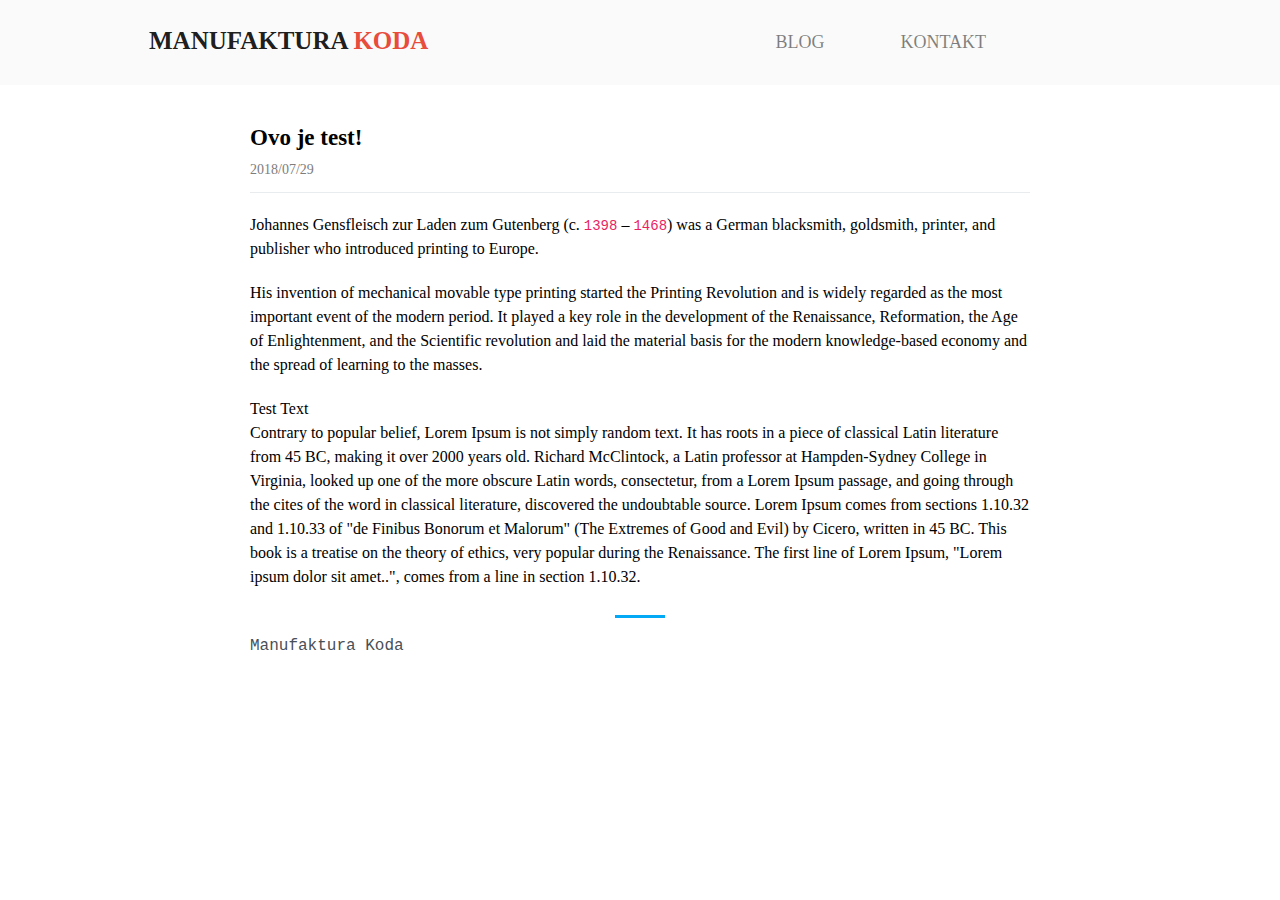
<file: test-text/index.html>
<!DOCTYPE html><html lang="en"><head><meta charSet="utf-8"/><meta http-equiv="X-UA-Compatible" content="IE=edge"/><meta name="viewport" content="width=device-width, initial-scale=1.0"/><link rel="preload" href="/component---src-layouts-index-js-24cfa556d8bcd1c240ed.js" as="script"/><link rel="preload" href="/component---src-templates-blog-post-js-115f983c768cc612467b.js" as="script"/><link rel="preload" href="/path---test-text-827ce730b109344f173d.js" as="script"/><link rel="preload" href="/app-9f72963e0191537da8f3.js" as="script"/><link rel="preload" href="/commons-5e13531ab4a8929b216e.js" as="script"/><link rel="manifest" href="/manifest.webmanifest"/><meta name="theme-color" content="#673ab7"/><title data-react-helmet="true">Ovo je test! | Manufaktura Koda</title><meta data-react-helmet="true" name="twitter:card" content="summary"/><meta data-react-helmet="true" name="twitter:site" content="@/"/><meta data-react-helmet="true" property="og:title" content="Ovo je test!"/><meta data-react-helmet="true" property="og:type" content="article"/><meta data-react-helmet="true" property="og:description" content="Johannes Gensfleisch zur Laden zum Gutenberg (c. 1398 – 1468) was a German blacksmith, goldsmith, printer, and publisher who introduced printing to Europe.
His invention of mechanical movable type pri"/><meta data-react-helmet="true" property="og:url" content="https://manufakturakoda.com/test-text/"/><link rel="sitemap" type="application/xml" href="/sitemap.xml"/><style id="gatsby-inlined-css">.nlogo #mobile{display:none}@media (max-width:600px){.nlogo #mobile{display:block}.nlogo #desktop{display:none}}.navbar{height:85px}#crvena{color:#e74c3c}#desktop,#mobile{font-size:25px}#desktop{padding:0 133px}.nav-link{font-family:karla;font-size:18px}.navbar-brand{font-family:space mono}.navbar-nav>li{padding-left:30px;padding-right:30px}#mobile{float:left;padding:8px 50px}@media screen and (max-width:864px){.nlogo{padding:0}.nav-wrapper{position:fixed;top:0;left:0;width:100%;height:100%;z-index:-1;background:#ecf0f1;opacity:0;transition:all .2s ease}.nav-wrapper ul{position:absolute;top:50%;transform:translateY(-50%);width:100%}.nav-wrapper ul li{display:block;float:none;width:100%;text-align:right;margin-bottom:10px}.nav-wrapper ul li:first-child a{transition-delay:.2s}.nav-wrapper ul li:nth-child(2) a{transition-delay:.3s}.nav-wrapper ul li:nth-child(3) a{transition-delay:.4s}.nav-wrapper ul li:nth-child(4) a{transition-delay:.5s}.nav-wrapper ul li:not(:first-child){margin-left:0}.nav-wrapper ul li a{padding:10px 24px;opacity:0;color:#000;transform:translateX(-20px);transition:all .2s ease}.nav-btn{position:fixed;right:10px;top:10px;display:block;width:48px;height:48px;cursor:pointer;z-index:9999;border-radius:50%}.nav-btn i{display:block;width:20px;height:2px;background:#000;border-radius:2px;margin-left:14px}.nav-btn i:first-child{margin-top:16px}.nav-btn i:nth-child(2){margin-top:4px;opacity:1}.nav-btn i:nth-child(3){margin-top:4px}}#nav:checked+.nav-btn{transform:rotate(45deg)}#nav:checked+.nav-btn i{background:#000;transition:transform .2s ease}#nav:checked+.nav-btn i:first-child{transform:translateY(6px) rotate(180deg)}#nav:checked+.nav-btn i:nth-child(2){opacity:0}#nav:checked+.nav-btn i:nth-child(3){transform:translateY(-6px) rotate(90deg)}#nav:checked~.nav-wrapper{z-index:9990;opacity:1}#nav:checked~.nav-wrapper ul li a{opacity:1;transform:translateX(0)}.hidden{display:none}/*!
 * Bootstrap v4.1.1 (https://getbootstrap.com/)
 * Copyright 2011-2018 The Bootstrap Authors
 * Copyright 2011-2018 Twitter, Inc.
 * Licensed under MIT (https://github.com/twbs/bootstrap/blob/master/LICENSE)
 */:root{--blue:#03a9f4;--indigo:#3f51b5;--purple:#673ab7;--pink:#e91e63;--red:#e74c3c;--orange:#ff5722;--yellow:#ffab00;--green:#8bc34a;--teal:#009688;--cyan:#00bcd4;--white:#fff;--gray:#868e96;--gray-dark:#343a40;--primary:#03a9f4;--secondary:#868e96;--success:#8bc34a;--info:#00bcd4;--warning:#ffab00;--danger:#e74c3c;--light:#fafafa;--dark:#343a40;--breakpoint-xs:0;--breakpoint-sm:576px;--breakpoint-md:768px;--breakpoint-lg:992px;--breakpoint-xl:1200px;--font-family-sans-serif:-apple-system,BlinkMacSystemFont,"Segoe UI",Roboto,"Helvetica Neue",Arial,sans-serif,"Apple Color Emoji","Segoe UI Emoji","Segoe UI Symbol";--font-family-monospace:"BasisGrotesqueProMonoRegular","andale mono","SFMono-Regular",Menlo,Monaco,Consolas,"Liberation Mono","Courier New",monospace}*,:after,:before{box-sizing:border-box}html{font-family:sans-serif;line-height:1.15;-webkit-text-size-adjust:100%;-ms-text-size-adjust:100%;-ms-overflow-style:scrollbar;-webkit-tap-highlight-color:rgba(0,0,0,0)}@-ms-viewport{width:device-width}article,aside,figcaption,figure,footer,header,hgroup,main,nav,section{display:block}body{margin:0;font-family:BasisGrotesqueProMonoRegular,andale mono,SFMono-Regular,Menlo,Monaco,Consolas,Liberation Mono,Courier New,monospace;font-size:1rem;font-weight:400;line-height:1.5;color:#495057;text-align:left;background-color:#fff}[tabindex="-1"]:focus{outline:0!important}hr{box-sizing:content-box;height:0;overflow:visible}h1,h2,h3,h4,h5,h6{margin-top:0;margin-bottom:.5rem}p{margin-top:0;margin-bottom:1rem}abbr[data-original-title],abbr[title]{text-decoration:underline;text-decoration:underline dotted;cursor:help;border-bottom:0}address{font-style:normal;line-height:inherit}address,dl,ol,ul{margin-bottom:1rem}dl,ol,ul{margin-top:0}ol ol,ol ul,ul ol,ul ul{margin-bottom:0}dt{font-weight:700}dd{margin-bottom:.5rem;margin-left:0}blockquote{margin:0 0 1rem}dfn{font-style:italic}b,strong{font-weight:bolder}small{font-size:80%}sub,sup{position:relative;font-size:75%;line-height:0;vertical-align:baseline}sub{bottom:-.25em}sup{top:-.5em}a{color:#03a9f4;text-decoration:none;background-color:transparent;-webkit-text-decoration-skip:objects}a:hover{color:#0275a8;text-decoration:none}a:not([href]):not([tabindex]),a:not([href]):not([tabindex]):focus,a:not([href]):not([tabindex]):hover{color:inherit;text-decoration:none}a:not([href]):not([tabindex]):focus{outline:0}code,kbd,pre,samp{font-family:BasisGrotesqueProMonoRegular,andale mono,SFMono-Regular,Menlo,Monaco,Consolas,Liberation Mono,Courier New,monospace;font-size:1em}pre{margin-top:0;margin-bottom:1rem;overflow:auto;-ms-overflow-style:scrollbar}figure{margin:0 0 1rem}img{vertical-align:middle;border-style:none}svg:not(:root){overflow:hidden}table{border-collapse:collapse}caption{padding-top:.75rem;padding-bottom:.75rem;color:#868e96;text-align:left;caption-side:bottom}th{text-align:inherit}label{display:inline-block;margin-bottom:.5rem}button{border-radius:0}button:focus{outline:1px dotted;outline:5px auto -webkit-focus-ring-color}button,input,optgroup,select,textarea{margin:0;font-family:inherit;font-size:inherit;line-height:inherit}button,input{overflow:visible}button,select{text-transform:none}[type=reset],[type=submit],button,html [type=button]{-webkit-appearance:button}[type=button]::-moz-focus-inner,[type=reset]::-moz-focus-inner,[type=submit]::-moz-focus-inner,button::-moz-focus-inner{padding:0;border-style:none}input[type=checkbox],input[type=radio]{box-sizing:border-box;padding:0}input[type=date],input[type=datetime-local],input[type=month],input[type=time]{-webkit-appearance:listbox}textarea{overflow:auto;resize:vertical}fieldset{min-width:0;padding:0;margin:0;border:0}legend{display:block;width:100%;max-width:100%;padding:0;margin-bottom:.5rem;font-size:1.5rem;line-height:inherit;color:inherit;white-space:normal}progress{vertical-align:baseline}[type=number]::-webkit-inner-spin-button,[type=number]::-webkit-outer-spin-button{height:auto}[type=search]{outline-offset:-2px;-webkit-appearance:none}[type=search]::-webkit-search-cancel-button,[type=search]::-webkit-search-decoration{-webkit-appearance:none}::-webkit-file-upload-button{font:inherit;-webkit-appearance:button}output{display:inline-block}summary{display:list-item;cursor:pointer}template{display:none}[hidden]{display:none!important}.h1,.h2,.h3,.h4,.h5,.h6,h1,h2,h3,h4,h5,h6{margin-bottom:.5rem;font-family:inherit;font-weight:600;line-height:1.1;color:inherit}.h1,h1{font-size:1.6rem}.h2,h2{font-size:1.4rem}.h3,h3{font-size:1.2rem}.h4,h4{font-size:1.1rem}.h5,h5{font-size:1.05rem}.h6,h6{font-size:1rem}.lead{font-size:1.25rem;font-weight:300}.display-1{font-size:6rem}.display-1,.display-2{font-weight:300;line-height:1.1}.display-2{font-size:5.5rem}.display-3{font-size:4.5rem}.display-3,.display-4{font-weight:300;line-height:1.1}.display-4{font-size:3.5rem}hr{margin-top:1rem;margin-bottom:1rem;border:0;border-top:1px solid rgba(0,0,0,.1)}.small,small{font-size:80%;font-weight:400}.mark,mark{padding:.2em;background-color:#fcf8e3}.list-inline,.list-unstyled{padding-left:0;list-style:none}.list-inline-item{display:inline-block}.list-inline-item:not(:last-child){margin-right:.5rem}.initialism{font-size:90%;text-transform:uppercase}.blockquote{margin-bottom:1rem;font-size:1.25rem}.blockquote-footer{display:block;font-size:80%;color:#868e96}.blockquote-footer:before{content:"\2014   \A0"}.img-fluid,.img-thumbnail{max-width:100%;height:auto}.img-thumbnail{padding:.25rem;background-color:#fff;border:1px solid #dee2e6;border-radius:.25rem;box-shadow:0 1px 2px rgba(0,0,0,.075)}.figure{display:inline-block}.figure-img{margin-bottom:.5rem;line-height:1}.figure-caption{font-size:90%;color:#868e96}code{font-size:87.5%;color:#e91e63;word-break:break-word}a>code{color:inherit}kbd{padding:.2rem .4rem;font-size:87.5%;color:#fff;background-color:#212529;border-radius:.2rem;box-shadow:inset 0 -.1rem 0 rgba(0,0,0,.25)}kbd kbd{padding:0;font-size:100%;font-weight:700;box-shadow:none}pre{display:block;font-size:87.5%;color:#212529}pre code{font-size:inherit;color:inherit;word-break:normal}.pre-scrollable{max-height:340px;overflow-y:scroll}.container{width:100%;padding-right:15px;padding-left:15px;margin-right:auto;margin-left:auto}@media (min-width:576px){.container{max-width:540px}}@media (min-width:768px){.container{max-width:640px}}@media (min-width:992px){.container{max-width:740px}}@media (min-width:1200px){.container{max-width:840px}}.container-fluid{width:100%;padding-right:15px;padding-left:15px;margin-right:auto;margin-left:auto}.row{display:flex;flex-wrap:wrap;margin-right:-15px;margin-left:-15px}.no-gutters{margin-right:0;margin-left:0}.no-gutters>.col,.no-gutters>[class*=col-]{padding-right:0;padding-left:0}.col,.col-1,.col-2,.col-3,.col-4,.col-5,.col-6,.col-7,.col-8,.col-9,.col-10,.col-11,.col-12,.col-auto,.col-lg,.col-lg-1,.col-lg-2,.col-lg-3,.col-lg-4,.col-lg-5,.col-lg-6,.col-lg-7,.col-lg-8,.col-lg-9,.col-lg-10,.col-lg-11,.col-lg-12,.col-lg-auto,.col-md,.col-md-1,.col-md-2,.col-md-3,.col-md-4,.col-md-5,.col-md-6,.col-md-7,.col-md-8,.col-md-9,.col-md-10,.col-md-11,.col-md-12,.col-md-auto,.col-sm,.col-sm-1,.col-sm-2,.col-sm-3,.col-sm-4,.col-sm-5,.col-sm-6,.col-sm-7,.col-sm-8,.col-sm-9,.col-sm-10,.col-sm-11,.col-sm-12,.col-sm-auto,.col-xl,.col-xl-1,.col-xl-2,.col-xl-3,.col-xl-4,.col-xl-5,.col-xl-6,.col-xl-7,.col-xl-8,.col-xl-9,.col-xl-10,.col-xl-11,.col-xl-12,.col-xl-auto{position:relative;width:100%;min-height:1px;padding-right:15px;padding-left:15px}.col{flex-basis:0;flex-grow:1;max-width:100%}.col-auto{flex:0 0 auto;width:auto;max-width:none}.col-1{flex:0 0 8.33333%;max-width:8.33333%}.col-2{flex:0 0 16.66667%;max-width:16.66667%}.col-3{flex:0 0 25%;max-width:25%}.col-4{flex:0 0 33.33333%;max-width:33.33333%}.col-5{flex:0 0 41.66667%;max-width:41.66667%}.col-6{flex:0 0 50%;max-width:50%}.col-7{flex:0 0 58.33333%;max-width:58.33333%}.col-8{flex:0 0 66.66667%;max-width:66.66667%}.col-9{flex:0 0 75%;max-width:75%}.col-10{flex:0 0 83.33333%;max-width:83.33333%}.col-11{flex:0 0 91.66667%;max-width:91.66667%}.col-12{flex:0 0 100%;max-width:100%}.order-first{order:-1}.order-last{order:13}.order-0{order:0}.order-1{order:1}.order-2{order:2}.order-3{order:3}.order-4{order:4}.order-5{order:5}.order-6{order:6}.order-7{order:7}.order-8{order:8}.order-9{order:9}.order-10{order:10}.order-11{order:11}.order-12{order:12}.offset-1{margin-left:8.33333%}.offset-2{margin-left:16.66667%}.offset-3{margin-left:25%}.offset-4{margin-left:33.33333%}.offset-5{margin-left:41.66667%}.offset-6{margin-left:50%}.offset-7{margin-left:58.33333%}.offset-8{margin-left:66.66667%}.offset-9{margin-left:75%}.offset-10{margin-left:83.33333%}.offset-11{margin-left:91.66667%}@media (min-width:576px){.col-sm{flex-basis:0;flex-grow:1;max-width:100%}.col-sm-auto{flex:0 0 auto;width:auto;max-width:none}.col-sm-1{flex:0 0 8.33333%;max-width:8.33333%}.col-sm-2{flex:0 0 16.66667%;max-width:16.66667%}.col-sm-3{flex:0 0 25%;max-width:25%}.col-sm-4{flex:0 0 33.33333%;max-width:33.33333%}.col-sm-5{flex:0 0 41.66667%;max-width:41.66667%}.col-sm-6{flex:0 0 50%;max-width:50%}.col-sm-7{flex:0 0 58.33333%;max-width:58.33333%}.col-sm-8{flex:0 0 66.66667%;max-width:66.66667%}.col-sm-9{flex:0 0 75%;max-width:75%}.col-sm-10{flex:0 0 83.33333%;max-width:83.33333%}.col-sm-11{flex:0 0 91.66667%;max-width:91.66667%}.col-sm-12{flex:0 0 100%;max-width:100%}.order-sm-first{order:-1}.order-sm-last{order:13}.order-sm-0{order:0}.order-sm-1{order:1}.order-sm-2{order:2}.order-sm-3{order:3}.order-sm-4{order:4}.order-sm-5{order:5}.order-sm-6{order:6}.order-sm-7{order:7}.order-sm-8{order:8}.order-sm-9{order:9}.order-sm-10{order:10}.order-sm-11{order:11}.order-sm-12{order:12}.offset-sm-0{margin-left:0}.offset-sm-1{margin-left:8.33333%}.offset-sm-2{margin-left:16.66667%}.offset-sm-3{margin-left:25%}.offset-sm-4{margin-left:33.33333%}.offset-sm-5{margin-left:41.66667%}.offset-sm-6{margin-left:50%}.offset-sm-7{margin-left:58.33333%}.offset-sm-8{margin-left:66.66667%}.offset-sm-9{margin-left:75%}.offset-sm-10{margin-left:83.33333%}.offset-sm-11{margin-left:91.66667%}}@media (min-width:768px){.col-md{flex-basis:0;flex-grow:1;max-width:100%}.col-md-auto{flex:0 0 auto;width:auto;max-width:none}.col-md-1{flex:0 0 8.33333%;max-width:8.33333%}.col-md-2{flex:0 0 16.66667%;max-width:16.66667%}.col-md-3{flex:0 0 25%;max-width:25%}.col-md-4{flex:0 0 33.33333%;max-width:33.33333%}.col-md-5{flex:0 0 41.66667%;max-width:41.66667%}.col-md-6{flex:0 0 50%;max-width:50%}.col-md-7{flex:0 0 58.33333%;max-width:58.33333%}.col-md-8{flex:0 0 66.66667%;max-width:66.66667%}.col-md-9{flex:0 0 75%;max-width:75%}.col-md-10{flex:0 0 83.33333%;max-width:83.33333%}.col-md-11{flex:0 0 91.66667%;max-width:91.66667%}.col-md-12{flex:0 0 100%;max-width:100%}.order-md-first{order:-1}.order-md-last{order:13}.order-md-0{order:0}.order-md-1{order:1}.order-md-2{order:2}.order-md-3{order:3}.order-md-4{order:4}.order-md-5{order:5}.order-md-6{order:6}.order-md-7{order:7}.order-md-8{order:8}.order-md-9{order:9}.order-md-10{order:10}.order-md-11{order:11}.order-md-12{order:12}.offset-md-0{margin-left:0}.offset-md-1{margin-left:8.33333%}.offset-md-2{margin-left:16.66667%}.offset-md-3{margin-left:25%}.offset-md-4{margin-left:33.33333%}.offset-md-5{margin-left:41.66667%}.offset-md-6{margin-left:50%}.offset-md-7{margin-left:58.33333%}.offset-md-8{margin-left:66.66667%}.offset-md-9{margin-left:75%}.offset-md-10{margin-left:83.33333%}.offset-md-11{margin-left:91.66667%}}@media (min-width:992px){.col-lg{flex-basis:0;flex-grow:1;max-width:100%}.col-lg-auto{flex:0 0 auto;width:auto;max-width:none}.col-lg-1{flex:0 0 8.33333%;max-width:8.33333%}.col-lg-2{flex:0 0 16.66667%;max-width:16.66667%}.col-lg-3{flex:0 0 25%;max-width:25%}.col-lg-4{flex:0 0 33.33333%;max-width:33.33333%}.col-lg-5{flex:0 0 41.66667%;max-width:41.66667%}.col-lg-6{flex:0 0 50%;max-width:50%}.col-lg-7{flex:0 0 58.33333%;max-width:58.33333%}.col-lg-8{flex:0 0 66.66667%;max-width:66.66667%}.col-lg-9{flex:0 0 75%;max-width:75%}.col-lg-10{flex:0 0 83.33333%;max-width:83.33333%}.col-lg-11{flex:0 0 91.66667%;max-width:91.66667%}.col-lg-12{flex:0 0 100%;max-width:100%}.order-lg-first{order:-1}.order-lg-last{order:13}.order-lg-0{order:0}.order-lg-1{order:1}.order-lg-2{order:2}.order-lg-3{order:3}.order-lg-4{order:4}.order-lg-5{order:5}.order-lg-6{order:6}.order-lg-7{order:7}.order-lg-8{order:8}.order-lg-9{order:9}.order-lg-10{order:10}.order-lg-11{order:11}.order-lg-12{order:12}.offset-lg-0{margin-left:0}.offset-lg-1{margin-left:8.33333%}.offset-lg-2{margin-left:16.66667%}.offset-lg-3{margin-left:25%}.offset-lg-4{margin-left:33.33333%}.offset-lg-5{margin-left:41.66667%}.offset-lg-6{margin-left:50%}.offset-lg-7{margin-left:58.33333%}.offset-lg-8{margin-left:66.66667%}.offset-lg-9{margin-left:75%}.offset-lg-10{margin-left:83.33333%}.offset-lg-11{margin-left:91.66667%}}@media (min-width:1200px){.col-xl{flex-basis:0;flex-grow:1;max-width:100%}.col-xl-auto{flex:0 0 auto;width:auto;max-width:none}.col-xl-1{flex:0 0 8.33333%;max-width:8.33333%}.col-xl-2{flex:0 0 16.66667%;max-width:16.66667%}.col-xl-3{flex:0 0 25%;max-width:25%}.col-xl-4{flex:0 0 33.33333%;max-width:33.33333%}.col-xl-5{flex:0 0 41.66667%;max-width:41.66667%}.col-xl-6{flex:0 0 50%;max-width:50%}.col-xl-7{flex:0 0 58.33333%;max-width:58.33333%}.col-xl-8{flex:0 0 66.66667%;max-width:66.66667%}.col-xl-9{flex:0 0 75%;max-width:75%}.col-xl-10{flex:0 0 83.33333%;max-width:83.33333%}.col-xl-11{flex:0 0 91.66667%;max-width:91.66667%}.col-xl-12{flex:0 0 100%;max-width:100%}.order-xl-first{order:-1}.order-xl-last{order:13}.order-xl-0{order:0}.order-xl-1{order:1}.order-xl-2{order:2}.order-xl-3{order:3}.order-xl-4{order:4}.order-xl-5{order:5}.order-xl-6{order:6}.order-xl-7{order:7}.order-xl-8{order:8}.order-xl-9{order:9}.order-xl-10{order:10}.order-xl-11{order:11}.order-xl-12{order:12}.offset-xl-0{margin-left:0}.offset-xl-1{margin-left:8.33333%}.offset-xl-2{margin-left:16.66667%}.offset-xl-3{margin-left:25%}.offset-xl-4{margin-left:33.33333%}.offset-xl-5{margin-left:41.66667%}.offset-xl-6{margin-left:50%}.offset-xl-7{margin-left:58.33333%}.offset-xl-8{margin-left:66.66667%}.offset-xl-9{margin-left:75%}.offset-xl-10{margin-left:83.33333%}.offset-xl-11{margin-left:91.66667%}}.table{width:100%;max-width:100%;margin-bottom:1rem;background-color:transparent}.table td,.table th{padding:.75rem;vertical-align:top;border-top:1px solid #dee2e6}.table thead th{vertical-align:bottom;border-bottom:2px solid #dee2e6}.table tbody+tbody{border-top:2px solid #dee2e6}.table .table{background-color:#fff}.table-sm td,.table-sm th{padding:.3rem}.table-bordered,.table-bordered td,.table-bordered th{border:1px solid #dee2e6}.table-bordered thead td,.table-bordered thead th{border-bottom-width:2px}.table-borderless tbody+tbody,.table-borderless td,.table-borderless th,.table-borderless thead th{border:0}.table-striped tbody tr:nth-of-type(odd){background-color:rgba(0,0,0,.05)}.table-hover tbody tr:hover{background-color:rgba(0,0,0,.075)}.table-primary,.table-primary>td,.table-primary>th{background-color:#b8e7fc}.table-hover .table-primary:hover,.table-hover .table-primary:hover>td,.table-hover .table-primary:hover>th{background-color:#a0dffb}.table-secondary,.table-secondary>td,.table-secondary>th{background-color:#dddfe2}.table-hover .table-secondary:hover,.table-hover .table-secondary:hover>td,.table-hover .table-secondary:hover>th{background-color:#cfd2d6}.table-success,.table-success>td,.table-success>th{background-color:#dfeecc}.table-hover .table-success:hover,.table-hover .table-success:hover>td,.table-hover .table-success:hover>th{background-color:#d3e8b9}.table-info,.table-info>td,.table-info>th{background-color:#b8ecf3}.table-hover .table-info:hover,.table-hover .table-info:hover>td,.table-hover .table-info:hover>th{background-color:#a2e6ef}.table-warning,.table-warning>td,.table-warning>th{background-color:#ffe7b8}.table-hover .table-warning:hover,.table-hover .table-warning:hover>td,.table-hover .table-warning:hover>th{background-color:#ffde9f}.table-danger,.table-danger>td,.table-danger>th{background-color:#f8cdc8}.table-hover .table-danger:hover,.table-hover .table-danger:hover>td,.table-hover .table-danger:hover>th{background-color:#f5b8b1}.table-light,.table-light>td,.table-light>th{background-color:#fefefe}.table-hover .table-light:hover,.table-hover .table-light:hover>td,.table-hover .table-light:hover>th{background-color:#f1f1f1}.table-dark,.table-dark>td,.table-dark>th{background-color:#c6c8ca}.table-hover .table-dark:hover,.table-hover .table-dark:hover>td,.table-hover .table-dark:hover>th{background-color:#b9bbbe}.table-active,.table-active>td,.table-active>th,.table-hover .table-active:hover,.table-hover .table-active:hover>td,.table-hover .table-active:hover>th{background-color:rgba(0,0,0,.075)}.table .thead-dark th{color:#fff;background-color:#212529;border-color:#32383e}.table .thead-light th{color:#495057;background-color:#e9ecef;border-color:#dee2e6}.table-dark{color:#fff;background-color:#212529}.table-dark td,.table-dark th,.table-dark thead th{border-color:#32383e}.table-dark.table-bordered{border:0}.table-dark.table-striped tbody tr:nth-of-type(odd){background-color:hsla(0,0%,100%,.05)}.table-dark.table-hover tbody tr:hover{background-color:hsla(0,0%,100%,.075)}@media (max-width:575.98px){.table-responsive-sm{display:block;width:100%;overflow-x:auto;-webkit-overflow-scrolling:touch;-ms-overflow-style:-ms-autohiding-scrollbar}.table-responsive-sm>.table-bordered{border:0}}@media (max-width:767.98px){.table-responsive-md{display:block;width:100%;overflow-x:auto;-webkit-overflow-scrolling:touch;-ms-overflow-style:-ms-autohiding-scrollbar}.table-responsive-md>.table-bordered{border:0}}@media (max-width:991.98px){.table-responsive-lg{display:block;width:100%;overflow-x:auto;-webkit-overflow-scrolling:touch;-ms-overflow-style:-ms-autohiding-scrollbar}.table-responsive-lg>.table-bordered{border:0}}@media (max-width:1199.98px){.table-responsive-xl{display:block;width:100%;overflow-x:auto;-webkit-overflow-scrolling:touch;-ms-overflow-style:-ms-autohiding-scrollbar}.table-responsive-xl>.table-bordered{border:0}}.table-responsive{display:block;width:100%;overflow-x:auto;-webkit-overflow-scrolling:touch;-ms-overflow-style:-ms-autohiding-scrollbar}.table-responsive>.table-bordered{border:0}.form-control{display:block;width:100%;padding:.375rem .75rem;font-size:1rem;line-height:1.5;color:#495057;background-color:#fff;background-clip:padding-box;border:1px solid #ced4da;border-radius:.25rem;box-shadow:inset 0 1px 1px rgba(0,0,0,.075)}@media screen and (prefers-reduced-motion:reduce){.form-control{transition:none}}.form-control::-ms-expand{background-color:transparent;border:0}.form-control:focus{color:#495057;background-color:#fff;border-color:#79d4fd;outline:0;box-shadow:inset 0 1px 1px rgba(0,0,0,.075),0 0 0 .2rem rgba(3,169,244,.25)}.form-control::placeholder{color:#868e96;opacity:1}.form-control:disabled,.form-control[readonly]{background-color:#e9ecef;opacity:1}select.form-control:not([size]):not([multiple]){height:calc(2.25rem + 2px)}select.form-control:focus::-ms-value{color:#495057;background-color:#fff}.form-control-file,.form-control-range{display:block;width:100%}.col-form-label{padding-top:calc(.375rem + 1px);padding-bottom:calc(.375rem + 1px);margin-bottom:0;font-size:inherit;line-height:1.5}.col-form-label-lg{padding-top:calc(.5rem + 1px);padding-bottom:calc(.5rem + 1px);font-size:1.25rem;line-height:1.5}.col-form-label-sm{padding-top:calc(.25rem + 1px);padding-bottom:calc(.25rem + 1px);font-size:.875rem;line-height:1.5}.form-control-plaintext{display:block;width:100%;padding-top:.375rem;padding-bottom:.375rem;margin-bottom:0;line-height:1.5;color:#495057;background-color:transparent;border:solid transparent;border-width:1px 0}.form-control-plaintext.form-control-lg,.form-control-plaintext.form-control-sm,.input-group-lg>.form-control-plaintext.form-control,.input-group-lg>.input-group-append>.form-control-plaintext.btn,.input-group-lg>.input-group-append>.form-control-plaintext.input-group-text,.input-group-lg>.input-group-prepend>.form-control-plaintext.btn,.input-group-lg>.input-group-prepend>.form-control-plaintext.input-group-text,.input-group-sm>.form-control-plaintext.form-control,.input-group-sm>.input-group-append>.form-control-plaintext.btn,.input-group-sm>.input-group-append>.form-control-plaintext.input-group-text,.input-group-sm>.input-group-prepend>.form-control-plaintext.btn,.input-group-sm>.input-group-prepend>.form-control-plaintext.input-group-text{padding-right:0;padding-left:0}.form-control-sm,.input-group-sm>.form-control,.input-group-sm>.input-group-append>.btn,.input-group-sm>.input-group-append>.input-group-text,.input-group-sm>.input-group-prepend>.btn,.input-group-sm>.input-group-prepend>.input-group-text{padding:.25rem .5rem;font-size:.875rem;line-height:1.5;border-radius:.2rem}.input-group-sm>.input-group-append>select.btn:not([size]):not([multiple]),.input-group-sm>.input-group-append>select.input-group-text:not([size]):not([multiple]),.input-group-sm>.input-group-prepend>select.btn:not([size]):not([multiple]),.input-group-sm>.input-group-prepend>select.input-group-text:not([size]):not([multiple]),.input-group-sm>select.form-control:not([size]):not([multiple]),select.form-control-sm:not([size]):not([multiple]){height:calc(1.8125rem + 2px)}.form-control-lg,.input-group-lg>.form-control,.input-group-lg>.input-group-append>.btn,.input-group-lg>.input-group-append>.input-group-text,.input-group-lg>.input-group-prepend>.btn,.input-group-lg>.input-group-prepend>.input-group-text{padding:.5rem 1rem;font-size:1.25rem;line-height:1.5;border-radius:.3rem}.input-group-lg>.input-group-append>select.btn:not([size]):not([multiple]),.input-group-lg>.input-group-append>select.input-group-text:not([size]):not([multiple]),.input-group-lg>.input-group-prepend>select.btn:not([size]):not([multiple]),.input-group-lg>.input-group-prepend>select.input-group-text:not([size]):not([multiple]),.input-group-lg>select.form-control:not([size]):not([multiple]),select.form-control-lg:not([size]):not([multiple]){height:calc(2.875rem + 2px)}.form-group{margin-bottom:1rem}.form-text{display:block;margin-top:.25rem}.form-row{display:flex;flex-wrap:wrap;margin-right:-5px;margin-left:-5px}.form-row>.col,.form-row>[class*=col-]{padding-right:5px;padding-left:5px}.form-check{position:relative;display:block;padding-left:1.25rem}.form-check-input{position:absolute;margin-top:.3rem;margin-left:-1.25rem}.form-check-input:disabled~.form-check-label{color:#868e96}.form-check-label{margin-bottom:0}.form-check-inline{display:inline-flex;align-items:center;padding-left:0;margin-right:.75rem}.form-check-inline .form-check-input{position:static;margin-top:0;margin-right:.3125rem;margin-left:0}.valid-feedback{display:none;width:100%;margin-top:.25rem;font-size:80%;color:#8bc34a}.valid-tooltip{position:absolute;top:100%;z-index:5;display:none;max-width:100%;padding:.5rem;margin-top:.1rem;font-size:.875rem;line-height:1;color:#fff;background-color:rgba(139,195,74,.8);border-radius:.2rem}.custom-select.is-valid,.form-control.is-valid,.was-validated .custom-select:valid,.was-validated .form-control:valid{border-color:#8bc34a}.custom-select.is-valid:focus,.form-control.is-valid:focus,.was-validated .custom-select:valid:focus,.was-validated .form-control:valid:focus{border-color:#8bc34a;box-shadow:0 0 0 .2rem rgba(139,195,74,.25)}.custom-select.is-valid~.valid-feedback,.custom-select.is-valid~.valid-tooltip,.form-control-file.is-valid~.valid-feedback,.form-control-file.is-valid~.valid-tooltip,.form-control.is-valid~.valid-feedback,.form-control.is-valid~.valid-tooltip,.was-validated .custom-select:valid~.valid-feedback,.was-validated .custom-select:valid~.valid-tooltip,.was-validated .form-control-file:valid~.valid-feedback,.was-validated .form-control-file:valid~.valid-tooltip,.was-validated .form-control:valid~.valid-feedback,.was-validated .form-control:valid~.valid-tooltip{display:block}.form-check-input.is-valid~.form-check-label,.was-validated .form-check-input:valid~.form-check-label{color:#8bc34a}.form-check-input.is-valid~.valid-feedback,.form-check-input.is-valid~.valid-tooltip,.was-validated .form-check-input:valid~.valid-feedback,.was-validated .form-check-input:valid~.valid-tooltip{display:block}.custom-control-input.is-valid~.custom-control-label,.was-validated .custom-control-input:valid~.custom-control-label{color:#8bc34a}.custom-control-input.is-valid~.custom-control-label:before,.was-validated .custom-control-input:valid~.custom-control-label:before{background-color:#c8e3aa}.custom-control-input.is-valid~.valid-feedback,.custom-control-input.is-valid~.valid-tooltip,.was-validated .custom-control-input:valid~.valid-feedback,.was-validated .custom-control-input:valid~.valid-tooltip{display:block}.custom-control-input.is-valid:checked~.custom-control-label:before,.was-validated .custom-control-input:valid:checked~.custom-control-label:before{background-color:#a4d070}.custom-control-input.is-valid:focus~.custom-control-label:before,.was-validated .custom-control-input:valid:focus~.custom-control-label:before{box-shadow:0 0 0 1px #fff,0 0 0 .2rem rgba(139,195,74,.25)}.custom-file-input.is-valid~.custom-file-label,.was-validated .custom-file-input:valid~.custom-file-label{border-color:#8bc34a}.custom-file-input.is-valid~.custom-file-label:before,.was-validated .custom-file-input:valid~.custom-file-label:before{border-color:inherit}.custom-file-input.is-valid~.valid-feedback,.custom-file-input.is-valid~.valid-tooltip,.was-validated .custom-file-input:valid~.valid-feedback,.was-validated .custom-file-input:valid~.valid-tooltip{display:block}.custom-file-input.is-valid:focus~.custom-file-label,.was-validated .custom-file-input:valid:focus~.custom-file-label{box-shadow:0 0 0 .2rem rgba(139,195,74,.25)}.invalid-feedback{display:none;width:100%;margin-top:.25rem;font-size:80%;color:#e74c3c}.invalid-tooltip{position:absolute;top:100%;z-index:5;display:none;max-width:100%;padding:.5rem;margin-top:.1rem;font-size:.875rem;line-height:1;color:#fff;background-color:rgba(231,76,60,.8);border-radius:.2rem}.custom-select.is-invalid,.form-control.is-invalid,.was-validated .custom-select:invalid,.was-validated .form-control:invalid{border-color:#e74c3c}.custom-select.is-invalid:focus,.form-control.is-invalid:focus,.was-validated .custom-select:invalid:focus,.was-validated .form-control:invalid:focus{border-color:#e74c3c;box-shadow:0 0 0 .2rem rgba(231,76,60,.25)}.custom-select.is-invalid~.invalid-feedback,.custom-select.is-invalid~.invalid-tooltip,.form-control-file.is-invalid~.invalid-feedback,.form-control-file.is-invalid~.invalid-tooltip,.form-control.is-invalid~.invalid-feedback,.form-control.is-invalid~.invalid-tooltip,.was-validated .custom-select:invalid~.invalid-feedback,.was-validated .custom-select:invalid~.invalid-tooltip,.was-validated .form-control-file:invalid~.invalid-feedback,.was-validated .form-control-file:invalid~.invalid-tooltip,.was-validated .form-control:invalid~.invalid-feedback,.was-validated .form-control:invalid~.invalid-tooltip{display:block}.form-check-input.is-invalid~.form-check-label,.was-validated .form-check-input:invalid~.form-check-label{color:#e74c3c}.form-check-input.is-invalid~.invalid-feedback,.form-check-input.is-invalid~.invalid-tooltip,.was-validated .form-check-input:invalid~.invalid-feedback,.was-validated .form-check-input:invalid~.invalid-tooltip{display:block}.custom-control-input.is-invalid~.custom-control-label,.was-validated .custom-control-input:invalid~.custom-control-label{color:#e74c3c}.custom-control-input.is-invalid~.custom-control-label:before,.was-validated .custom-control-input:invalid~.custom-control-label:before{background-color:#f5b4ae}.custom-control-input.is-invalid~.invalid-feedback,.custom-control-input.is-invalid~.invalid-tooltip,.was-validated .custom-control-input:invalid~.invalid-feedback,.was-validated .custom-control-input:invalid~.invalid-tooltip{display:block}.custom-control-input.is-invalid:checked~.custom-control-label:before,.was-validated .custom-control-input:invalid:checked~.custom-control-label:before{background-color:#ed7669}.custom-control-input.is-invalid:focus~.custom-control-label:before,.was-validated .custom-control-input:invalid:focus~.custom-control-label:before{box-shadow:0 0 0 1px #fff,0 0 0 .2rem rgba(231,76,60,.25)}.custom-file-input.is-invalid~.custom-file-label,.was-validated .custom-file-input:invalid~.custom-file-label{border-color:#e74c3c}.custom-file-input.is-invalid~.custom-file-label:before,.was-validated .custom-file-input:invalid~.custom-file-label:before{border-color:inherit}.custom-file-input.is-invalid~.invalid-feedback,.custom-file-input.is-invalid~.invalid-tooltip,.was-validated .custom-file-input:invalid~.invalid-feedback,.was-validated .custom-file-input:invalid~.invalid-tooltip{display:block}.custom-file-input.is-invalid:focus~.custom-file-label,.was-validated .custom-file-input:invalid:focus~.custom-file-label{box-shadow:0 0 0 .2rem rgba(231,76,60,.25)}.form-inline{display:flex;flex-flow:row wrap;align-items:center}.form-inline .form-check{width:100%}@media (min-width:576px){.form-inline label{justify-content:center}.form-inline .form-group,.form-inline label{display:flex;align-items:center;margin-bottom:0}.form-inline .form-group{flex:0 0 auto;flex-flow:row wrap}.form-inline .form-control{display:inline-block;width:auto;vertical-align:middle}.form-inline .form-control-plaintext{display:inline-block}.form-inline .custom-select,.form-inline .input-group{width:auto}.form-inline .form-check{display:flex;align-items:center;justify-content:center;width:auto;padding-left:0}.form-inline .form-check-input{position:relative;margin-top:0;margin-right:.25rem;margin-left:0}.form-inline .custom-control{align-items:center;justify-content:center}.form-inline .custom-control-label{margin-bottom:0}}.btn{display:inline-block;font-weight:400;text-align:center;white-space:nowrap;vertical-align:middle;user-select:none;border:1px solid transparent;padding:.375rem .75rem;font-size:1rem;line-height:1.5;border-radius:.25rem}@media screen and (prefers-reduced-motion:reduce){.btn{transition:none}}.btn:focus,.btn:hover{text-decoration:none}.btn.focus,.btn:focus{outline:0;box-shadow:0 0 0 .2rem rgba(3,169,244,.25)}.btn.disabled,.btn:disabled{opacity:.65;box-shadow:none}.btn:not(:disabled):not(.disabled){cursor:pointer}.btn:not(:disabled):not(.disabled).active,.btn:not(:disabled):not(.disabled):active{background-image:none;box-shadow:inset 0 3px 5px rgba(0,0,0,.125)}.btn:not(:disabled):not(.disabled).active:focus,.btn:not(:disabled):not(.disabled):active:focus{box-shadow:0 0 0 .2rem rgba(3,169,244,.25),inset 0 3px 5px rgba(0,0,0,.125)}a.btn.disabled,fieldset:disabled a.btn{pointer-events:none}.btn-primary{color:#fff;background-color:#03a9f4;border-color:#03a9f4;box-shadow:inset 0 1px 0 hsla(0,0%,100%,.15),0 1px 1px rgba(0,0,0,.075)}.btn-primary:hover{color:#fff;background-color:#038fce;border-color:#0286c2}.btn-primary.focus,.btn-primary:focus{box-shadow:inset 0 1px 0 hsla(0,0%,100%,.15),0 1px 1px rgba(0,0,0,.075),0 0 0 .2rem rgba(3,169,244,.5)}.btn-primary.disabled,.btn-primary:disabled{color:#fff;background-color:#03a9f4;border-color:#03a9f4}.btn-primary:not(:disabled):not(.disabled).active,.btn-primary:not(:disabled):not(.disabled):active,.show>.btn-primary.dropdown-toggle{color:#fff;background-color:#0286c2;border-color:#027db5}.btn-primary:not(:disabled):not(.disabled).active:focus,.btn-primary:not(:disabled):not(.disabled):active:focus,.show>.btn-primary.dropdown-toggle:focus{box-shadow:inset 0 3px 5px rgba(0,0,0,.125),0 0 0 .2rem rgba(3,169,244,.5)}.btn-secondary{color:#fff;background-color:#868e96;border-color:#868e96;box-shadow:inset 0 1px 0 hsla(0,0%,100%,.15),0 1px 1px rgba(0,0,0,.075)}.btn-secondary:hover{color:#fff;background-color:#727b84;border-color:#6c757d}.btn-secondary.focus,.btn-secondary:focus{box-shadow:inset 0 1px 0 hsla(0,0%,100%,.15),0 1px 1px rgba(0,0,0,.075),0 0 0 .2rem hsla(210,7%,56%,.5)}.btn-secondary.disabled,.btn-secondary:disabled{color:#fff;background-color:#868e96;border-color:#868e96}.btn-secondary:not(:disabled):not(.disabled).active,.btn-secondary:not(:disabled):not(.disabled):active,.show>.btn-secondary.dropdown-toggle{color:#fff;background-color:#6c757d;border-color:#666e76}.btn-secondary:not(:disabled):not(.disabled).active:focus,.btn-secondary:not(:disabled):not(.disabled):active:focus,.show>.btn-secondary.dropdown-toggle:focus{box-shadow:inset 0 3px 5px rgba(0,0,0,.125),0 0 0 .2rem hsla(210,7%,56%,.5)}.btn-success{color:#212529;background-color:#8bc34a;border-color:#8bc34a;box-shadow:inset 0 1px 0 hsla(0,0%,100%,.15),0 1px 1px rgba(0,0,0,.075)}.btn-success:hover{color:#fff;background-color:#78ad39;border-color:#71a436}.btn-success.focus,.btn-success:focus{box-shadow:inset 0 1px 0 hsla(0,0%,100%,.15),0 1px 1px rgba(0,0,0,.075),0 0 0 .2rem rgba(139,195,74,.5)}.btn-success.disabled,.btn-success:disabled{color:#212529;background-color:#8bc34a;border-color:#8bc34a}.btn-success:not(:disabled):not(.disabled).active,.btn-success:not(:disabled):not(.disabled):active,.show>.btn-success.dropdown-toggle{color:#fff;background-color:#71a436;border-color:#6a9a33}.btn-success:not(:disabled):not(.disabled).active:focus,.btn-success:not(:disabled):not(.disabled):active:focus,.show>.btn-success.dropdown-toggle:focus{box-shadow:inset 0 3px 5px rgba(0,0,0,.125),0 0 0 .2rem rgba(139,195,74,.5)}.btn-info{color:#fff;background-color:#00bcd4;border-color:#00bcd4;box-shadow:inset 0 1px 0 hsla(0,0%,100%,.15),0 1px 1px rgba(0,0,0,.075)}.btn-info:hover{color:#fff;background-color:#009aae;border-color:#008fa1}.btn-info.focus,.btn-info:focus{box-shadow:inset 0 1px 0 hsla(0,0%,100%,.15),0 1px 1px rgba(0,0,0,.075),0 0 0 .2rem rgba(0,188,212,.5)}.btn-info.disabled,.btn-info:disabled{color:#fff;background-color:#00bcd4;border-color:#00bcd4}.btn-info:not(:disabled):not(.disabled).active,.btn-info:not(:disabled):not(.disabled):active,.show>.btn-info.dropdown-toggle{color:#fff;background-color:#008fa1;border-color:#008394}.btn-info:not(:disabled):not(.disabled).active:focus,.btn-info:not(:disabled):not(.disabled):active:focus,.show>.btn-info.dropdown-toggle:focus{box-shadow:inset 0 3px 5px rgba(0,0,0,.125),0 0 0 .2rem rgba(0,188,212,.5)}.btn-warning{color:#212529;background-color:#ffab00;border-color:#ffab00;box-shadow:inset 0 1px 0 hsla(0,0%,100%,.15),0 1px 1px rgba(0,0,0,.075)}.btn-warning:hover{color:#212529;background-color:#d99100;border-color:#cc8900}.btn-warning.focus,.btn-warning:focus{box-shadow:inset 0 1px 0 hsla(0,0%,100%,.15),0 1px 1px rgba(0,0,0,.075),0 0 0 .2rem rgba(255,171,0,.5)}.btn-warning.disabled,.btn-warning:disabled{color:#212529;background-color:#ffab00;border-color:#ffab00}.btn-warning:not(:disabled):not(.disabled).active,.btn-warning:not(:disabled):not(.disabled):active,.show>.btn-warning.dropdown-toggle{color:#fff;background-color:#cc8900;border-color:#bf8000}.btn-warning:not(:disabled):not(.disabled).active:focus,.btn-warning:not(:disabled):not(.disabled):active:focus,.show>.btn-warning.dropdown-toggle:focus{box-shadow:inset 0 3px 5px rgba(0,0,0,.125),0 0 0 .2rem rgba(255,171,0,.5)}.btn-danger{color:#fff;background-color:#e74c3c;border-color:#e74c3c;box-shadow:inset 0 1px 0 hsla(0,0%,100%,.15),0 1px 1px rgba(0,0,0,.075)}.btn-danger:hover{color:#fff;background-color:#e12e1c;border-color:#d62c1a}.btn-danger.focus,.btn-danger:focus{box-shadow:inset 0 1px 0 hsla(0,0%,100%,.15),0 1px 1px rgba(0,0,0,.075),0 0 0 .2rem rgba(231,76,60,.5)}.btn-danger.disabled,.btn-danger:disabled{color:#fff;background-color:#e74c3c;border-color:#e74c3c}.btn-danger:not(:disabled):not(.disabled).active,.btn-danger:not(:disabled):not(.disabled):active,.show>.btn-danger.dropdown-toggle{color:#fff;background-color:#d62c1a;border-color:#ca2a19}.btn-danger:not(:disabled):not(.disabled).active:focus,.btn-danger:not(:disabled):not(.disabled):active:focus,.show>.btn-danger.dropdown-toggle:focus{box-shadow:inset 0 3px 5px rgba(0,0,0,.125),0 0 0 .2rem rgba(231,76,60,.5)}.btn-light{color:#212529;background-color:#fafafa;border-color:#fafafa;box-shadow:inset 0 1px 0 hsla(0,0%,100%,.15),0 1px 1px rgba(0,0,0,.075)}.btn-light:hover{color:#212529;background-color:#e7e7e7;border-color:#e1e1e1}.btn-light.focus,.btn-light:focus{box-shadow:inset 0 1px 0 hsla(0,0%,100%,.15),0 1px 1px rgba(0,0,0,.075),0 0 0 .2rem hsla(0,0%,98%,.5)}.btn-light.disabled,.btn-light:disabled{color:#212529;background-color:#fafafa;border-color:#fafafa}.btn-light:not(:disabled):not(.disabled).active,.btn-light:not(:disabled):not(.disabled):active,.show>.btn-light.dropdown-toggle{color:#212529;background-color:#e1e1e1;border-color:#dadada}.btn-light:not(:disabled):not(.disabled).active:focus,.btn-light:not(:disabled):not(.disabled):active:focus,.show>.btn-light.dropdown-toggle:focus{box-shadow:inset 0 3px 5px rgba(0,0,0,.125),0 0 0 .2rem hsla(0,0%,98%,.5)}.btn-dark{color:#fff;background-color:#343a40;border-color:#343a40;box-shadow:inset 0 1px 0 hsla(0,0%,100%,.15),0 1px 1px rgba(0,0,0,.075)}.btn-dark:hover{color:#fff;background-color:#23272b;border-color:#1d2124}.btn-dark.focus,.btn-dark:focus{box-shadow:inset 0 1px 0 hsla(0,0%,100%,.15),0 1px 1px rgba(0,0,0,.075),0 0 0 .2rem rgba(52,58,64,.5)}.btn-dark.disabled,.btn-dark:disabled{color:#fff;background-color:#343a40;border-color:#343a40}.btn-dark:not(:disabled):not(.disabled).active,.btn-dark:not(:disabled):not(.disabled):active,.show>.btn-dark.dropdown-toggle{color:#fff;background-color:#1d2124;border-color:#171a1d}.btn-dark:not(:disabled):not(.disabled).active:focus,.btn-dark:not(:disabled):not(.disabled):active:focus,.show>.btn-dark.dropdown-toggle:focus{box-shadow:inset 0 3px 5px rgba(0,0,0,.125),0 0 0 .2rem rgba(52,58,64,.5)}.btn-outline-primary{color:#03a9f4;background-color:transparent;background-image:none;border-color:#03a9f4}.btn-outline-primary:hover{color:#fff;background-color:#03a9f4;border-color:#03a9f4}.btn-outline-primary.focus,.btn-outline-primary:focus{box-shadow:0 0 0 .2rem rgba(3,169,244,.5)}.btn-outline-primary.disabled,.btn-outline-primary:disabled{color:#03a9f4;background-color:transparent}.btn-outline-primary:not(:disabled):not(.disabled).active,.btn-outline-primary:not(:disabled):not(.disabled):active,.show>.btn-outline-primary.dropdown-toggle{color:#fff;background-color:#03a9f4;border-color:#03a9f4}.btn-outline-primary:not(:disabled):not(.disabled).active:focus,.btn-outline-primary:not(:disabled):not(.disabled):active:focus,.show>.btn-outline-primary.dropdown-toggle:focus{box-shadow:inset 0 3px 5px rgba(0,0,0,.125),0 0 0 .2rem rgba(3,169,244,.5)}.btn-outline-secondary{color:#868e96;background-color:transparent;background-image:none;border-color:#868e96}.btn-outline-secondary:hover{color:#fff;background-color:#868e96;border-color:#868e96}.btn-outline-secondary.focus,.btn-outline-secondary:focus{box-shadow:0 0 0 .2rem hsla(210,7%,56%,.5)}.btn-outline-secondary.disabled,.btn-outline-secondary:disabled{color:#868e96;background-color:transparent}.btn-outline-secondary:not(:disabled):not(.disabled).active,.btn-outline-secondary:not(:disabled):not(.disabled):active,.show>.btn-outline-secondary.dropdown-toggle{color:#fff;background-color:#868e96;border-color:#868e96}.btn-outline-secondary:not(:disabled):not(.disabled).active:focus,.btn-outline-secondary:not(:disabled):not(.disabled):active:focus,.show>.btn-outline-secondary.dropdown-toggle:focus{box-shadow:inset 0 3px 5px rgba(0,0,0,.125),0 0 0 .2rem hsla(210,7%,56%,.5)}.btn-outline-success{color:#8bc34a;background-color:transparent;background-image:none;border-color:#8bc34a}.btn-outline-success:hover{color:#212529;background-color:#8bc34a;border-color:#8bc34a}.btn-outline-success.focus,.btn-outline-success:focus{box-shadow:0 0 0 .2rem rgba(139,195,74,.5)}.btn-outline-success.disabled,.btn-outline-success:disabled{color:#8bc34a;background-color:transparent}.btn-outline-success:not(:disabled):not(.disabled).active,.btn-outline-success:not(:disabled):not(.disabled):active,.show>.btn-outline-success.dropdown-toggle{color:#212529;background-color:#8bc34a;border-color:#8bc34a}.btn-outline-success:not(:disabled):not(.disabled).active:focus,.btn-outline-success:not(:disabled):not(.disabled):active:focus,.show>.btn-outline-success.dropdown-toggle:focus{box-shadow:inset 0 3px 5px rgba(0,0,0,.125),0 0 0 .2rem rgba(139,195,74,.5)}.btn-outline-info{color:#00bcd4;background-color:transparent;background-image:none;border-color:#00bcd4}.btn-outline-info:hover{color:#fff;background-color:#00bcd4;border-color:#00bcd4}.btn-outline-info.focus,.btn-outline-info:focus{box-shadow:0 0 0 .2rem rgba(0,188,212,.5)}.btn-outline-info.disabled,.btn-outline-info:disabled{color:#00bcd4;background-color:transparent}.btn-outline-info:not(:disabled):not(.disabled).active,.btn-outline-info:not(:disabled):not(.disabled):active,.show>.btn-outline-info.dropdown-toggle{color:#fff;background-color:#00bcd4;border-color:#00bcd4}.btn-outline-info:not(:disabled):not(.disabled).active:focus,.btn-outline-info:not(:disabled):not(.disabled):active:focus,.show>.btn-outline-info.dropdown-toggle:focus{box-shadow:inset 0 3px 5px rgba(0,0,0,.125),0 0 0 .2rem rgba(0,188,212,.5)}.btn-outline-warning{color:#ffab00;background-color:transparent;background-image:none;border-color:#ffab00}.btn-outline-warning:hover{color:#212529;background-color:#ffab00;border-color:#ffab00}.btn-outline-warning.focus,.btn-outline-warning:focus{box-shadow:0 0 0 .2rem rgba(255,171,0,.5)}.btn-outline-warning.disabled,.btn-outline-warning:disabled{color:#ffab00;background-color:transparent}.btn-outline-warning:not(:disabled):not(.disabled).active,.btn-outline-warning:not(:disabled):not(.disabled):active,.show>.btn-outline-warning.dropdown-toggle{color:#212529;background-color:#ffab00;border-color:#ffab00}.btn-outline-warning:not(:disabled):not(.disabled).active:focus,.btn-outline-warning:not(:disabled):not(.disabled):active:focus,.show>.btn-outline-warning.dropdown-toggle:focus{box-shadow:inset 0 3px 5px rgba(0,0,0,.125),0 0 0 .2rem rgba(255,171,0,.5)}.btn-outline-danger{color:#e74c3c;background-color:transparent;background-image:none;border-color:#e74c3c}.btn-outline-danger:hover{color:#fff;background-color:#e74c3c;border-color:#e74c3c}.btn-outline-danger.focus,.btn-outline-danger:focus{box-shadow:0 0 0 .2rem rgba(231,76,60,.5)}.btn-outline-danger.disabled,.btn-outline-danger:disabled{color:#e74c3c;background-color:transparent}.btn-outline-danger:not(:disabled):not(.disabled).active,.btn-outline-danger:not(:disabled):not(.disabled):active,.show>.btn-outline-danger.dropdown-toggle{color:#fff;background-color:#e74c3c;border-color:#e74c3c}.btn-outline-danger:not(:disabled):not(.disabled).active:focus,.btn-outline-danger:not(:disabled):not(.disabled):active:focus,.show>.btn-outline-danger.dropdown-toggle:focus{box-shadow:inset 0 3px 5px rgba(0,0,0,.125),0 0 0 .2rem rgba(231,76,60,.5)}.btn-outline-light{color:#fafafa;background-color:transparent;background-image:none;border-color:#fafafa}.btn-outline-light:hover{color:#212529;background-color:#fafafa;border-color:#fafafa}.btn-outline-light.focus,.btn-outline-light:focus{box-shadow:0 0 0 .2rem hsla(0,0%,98%,.5)}.btn-outline-light.disabled,.btn-outline-light:disabled{color:#fafafa;background-color:transparent}.btn-outline-light:not(:disabled):not(.disabled).active,.btn-outline-light:not(:disabled):not(.disabled):active,.show>.btn-outline-light.dropdown-toggle{color:#212529;background-color:#fafafa;border-color:#fafafa}.btn-outline-light:not(:disabled):not(.disabled).active:focus,.btn-outline-light:not(:disabled):not(.disabled):active:focus,.show>.btn-outline-light.dropdown-toggle:focus{box-shadow:inset 0 3px 5px rgba(0,0,0,.125),0 0 0 .2rem hsla(0,0%,98%,.5)}.btn-outline-dark{color:#343a40;background-color:transparent;background-image:none;border-color:#343a40}.btn-outline-dark:hover{color:#fff;background-color:#343a40;border-color:#343a40}.btn-outline-dark.focus,.btn-outline-dark:focus{box-shadow:0 0 0 .2rem rgba(52,58,64,.5)}.btn-outline-dark.disabled,.btn-outline-dark:disabled{color:#343a40;background-color:transparent}.btn-outline-dark:not(:disabled):not(.disabled).active,.btn-outline-dark:not(:disabled):not(.disabled):active,.show>.btn-outline-dark.dropdown-toggle{color:#fff;background-color:#343a40;border-color:#343a40}.btn-outline-dark:not(:disabled):not(.disabled).active:focus,.btn-outline-dark:not(:disabled):not(.disabled):active:focus,.show>.btn-outline-dark.dropdown-toggle:focus{box-shadow:inset 0 3px 5px rgba(0,0,0,.125),0 0 0 .2rem rgba(52,58,64,.5)}.btn-link{font-weight:400;color:#03a9f4;background-color:transparent}.btn-link:hover{color:#0275a8;text-decoration:none;background-color:transparent;border-color:transparent}.btn-link.focus,.btn-link:focus{text-decoration:none;border-color:transparent;box-shadow:none}.btn-link.disabled,.btn-link:disabled{color:#868e96;pointer-events:none}.btn-group-lg>.btn,.btn-lg{padding:.5rem 1rem;font-size:1.25rem;line-height:1.5;border-radius:.3rem}.btn-group-sm>.btn,.btn-sm{padding:.25rem .5rem;font-size:.875rem;line-height:1.5;border-radius:.2rem}.btn-block{display:block;width:100%}.btn-block+.btn-block{margin-top:.5rem}input[type=button].btn-block,input[type=reset].btn-block,input[type=submit].btn-block{width:100%}@media screen and (prefers-reduced-motion:reduce){.fade{transition:none}}.fade:not(.show){opacity:0}.collapse:not(.show){display:none}.collapsing{position:relative;height:0;overflow:hidden}@media screen and (prefers-reduced-motion:reduce){.collapsing{transition:none}}.dropdown,.dropleft,.dropright,.dropup{position:relative}.dropdown-toggle:after{display:inline-block;width:0;height:0;margin-left:.255em;vertical-align:.255em;content:"";border-top:.3em solid;border-right:.3em solid transparent;border-bottom:0;border-left:.3em solid transparent}.dropdown-toggle:empty:after{margin-left:0}.dropdown-menu{position:absolute;top:100%;left:0;z-index:1000;display:none;float:left;min-width:10rem;padding:.5rem 0;margin:.125rem 0 0;font-size:1rem;color:#495057;text-align:left;list-style:none;background-color:#fff;background-clip:padding-box;border:1px solid rgba(0,0,0,.15);border-radius:.25rem;box-shadow:0 .5rem 1rem rgba(0,0,0,.175)}.dropdown-menu-right{right:0;left:auto}.dropup .dropdown-menu{top:auto;bottom:100%;margin-top:0;margin-bottom:.125rem}.dropup .dropdown-toggle:after{display:inline-block;width:0;height:0;margin-left:.255em;vertical-align:.255em;content:"";border-top:0;border-right:.3em solid transparent;border-bottom:.3em solid;border-left:.3em solid transparent}.dropup .dropdown-toggle:empty:after{margin-left:0}.dropright .dropdown-menu{top:0;right:auto;left:100%;margin-top:0;margin-left:.125rem}.dropright .dropdown-toggle:after{display:inline-block;width:0;height:0;margin-left:.255em;vertical-align:.255em;content:"";border-top:.3em solid transparent;border-right:0;border-bottom:.3em solid transparent;border-left:.3em solid}.dropright .dropdown-toggle:empty:after{margin-left:0}.dropright .dropdown-toggle:after{vertical-align:0}.dropleft .dropdown-menu{top:0;right:100%;left:auto;margin-top:0;margin-right:.125rem}.dropleft .dropdown-toggle:after{display:inline-block;width:0;height:0;margin-left:.255em;vertical-align:.255em;content:"";display:none}.dropleft .dropdown-toggle:before{display:inline-block;width:0;height:0;margin-right:.255em;vertical-align:.255em;content:"";border-top:.3em solid transparent;border-right:.3em solid;border-bottom:.3em solid transparent}.dropleft .dropdown-toggle:empty:after{margin-left:0}.dropleft .dropdown-toggle:before{vertical-align:0}.dropdown-menu[x-placement^=bottom],.dropdown-menu[x-placement^=left],.dropdown-menu[x-placement^=right],.dropdown-menu[x-placement^=top]{right:auto;bottom:auto}.dropdown-divider{height:0;margin:.5rem 0;overflow:hidden;border-top:1px solid #e9ecef}.dropdown-item{display:block;width:100%;padding:.25rem 1.5rem;clear:both;font-weight:400;color:#212529;text-align:inherit;white-space:nowrap;background-color:transparent;border:0}.dropdown-item:focus,.dropdown-item:hover{color:#16181b;text-decoration:none;background-color:#fafafa}.dropdown-item.active,.dropdown-item:active{color:#fff;text-decoration:none;background-color:#03a9f4}.dropdown-item.disabled,.dropdown-item:disabled{color:#868e96;background-color:transparent}.dropdown-menu.show{display:block}.dropdown-header{display:block;padding:.5rem 1.5rem;margin-bottom:0;font-size:.875rem;color:#868e96;white-space:nowrap}.dropdown-item-text{display:block;padding:.25rem 1.5rem;color:#212529}.btn-group,.btn-group-vertical{position:relative;display:inline-flex;vertical-align:middle}.btn-group-vertical>.btn,.btn-group>.btn{position:relative;flex:0 1 auto}.btn-group-vertical>.btn.active,.btn-group-vertical>.btn:active,.btn-group-vertical>.btn:focus,.btn-group-vertical>.btn:hover,.btn-group>.btn.active,.btn-group>.btn:active,.btn-group>.btn:focus,.btn-group>.btn:hover{z-index:1}.btn-group-vertical .btn+.btn,.btn-group-vertical .btn+.btn-group,.btn-group-vertical .btn-group+.btn,.btn-group-vertical .btn-group+.btn-group,.btn-group .btn+.btn,.btn-group .btn+.btn-group,.btn-group .btn-group+.btn,.btn-group .btn-group+.btn-group{margin-left:-1px}.btn-toolbar{display:flex;flex-wrap:wrap;justify-content:flex-start}.btn-toolbar .input-group{width:auto}.btn-group>.btn:first-child{margin-left:0}.btn-group>.btn-group:not(:last-child)>.btn,.btn-group>.btn:not(:last-child):not(.dropdown-toggle){border-top-right-radius:0;border-bottom-right-radius:0}.btn-group>.btn-group:not(:first-child)>.btn,.btn-group>.btn:not(:first-child){border-top-left-radius:0;border-bottom-left-radius:0}.dropdown-toggle-split{padding-right:.5625rem;padding-left:.5625rem}.dropdown-toggle-split:after,.dropright .dropdown-toggle-split:after,.dropup .dropdown-toggle-split:after{margin-left:0}.dropleft .dropdown-toggle-split:before{margin-right:0}.btn-group-sm>.btn+.dropdown-toggle-split,.btn-sm+.dropdown-toggle-split{padding-right:.375rem;padding-left:.375rem}.btn-group-lg>.btn+.dropdown-toggle-split,.btn-lg+.dropdown-toggle-split{padding-right:.75rem;padding-left:.75rem}.btn-group.show .dropdown-toggle{box-shadow:inset 0 3px 5px rgba(0,0,0,.125)}.btn-group.show .dropdown-toggle.btn-link{box-shadow:none}.btn-group-vertical{flex-direction:column;align-items:flex-start;justify-content:center}.btn-group-vertical .btn,.btn-group-vertical .btn-group{width:100%}.btn-group-vertical>.btn+.btn,.btn-group-vertical>.btn+.btn-group,.btn-group-vertical>.btn-group+.btn,.btn-group-vertical>.btn-group+.btn-group{margin-top:-1px;margin-left:0}.btn-group-vertical>.btn-group:not(:last-child)>.btn,.btn-group-vertical>.btn:not(:last-child):not(.dropdown-toggle){border-bottom-right-radius:0;border-bottom-left-radius:0}.btn-group-vertical>.btn-group:not(:first-child)>.btn,.btn-group-vertical>.btn:not(:first-child){border-top-left-radius:0;border-top-right-radius:0}.btn-group-toggle>.btn,.btn-group-toggle>.btn-group>.btn{margin-bottom:0}.btn-group-toggle>.btn-group>.btn input[type=checkbox],.btn-group-toggle>.btn-group>.btn input[type=radio],.btn-group-toggle>.btn input[type=checkbox],.btn-group-toggle>.btn input[type=radio]{position:absolute;clip:rect(0,0,0,0);pointer-events:none}.input-group{position:relative;display:flex;flex-wrap:wrap;align-items:stretch;width:100%}.input-group>.custom-file,.input-group>.custom-select,.input-group>.form-control{position:relative;flex:1 1 auto;width:1%;margin-bottom:0}.input-group>.custom-file:focus,.input-group>.custom-select:focus,.input-group>.form-control:focus{z-index:3}.input-group>.custom-file+.custom-file,.input-group>.custom-file+.custom-select,.input-group>.custom-file+.form-control,.input-group>.custom-select+.custom-file,.input-group>.custom-select+.custom-select,.input-group>.custom-select+.form-control,.input-group>.form-control+.custom-file,.input-group>.form-control+.custom-select,.input-group>.form-control+.form-control{margin-left:-1px}.input-group>.custom-select:not(:last-child),.input-group>.form-control:not(:last-child){border-top-right-radius:0;border-bottom-right-radius:0}.input-group>.custom-select:not(:first-child),.input-group>.form-control:not(:first-child){border-top-left-radius:0;border-bottom-left-radius:0}.input-group>.custom-file{display:flex;align-items:center}.input-group>.custom-file:not(:last-child) .custom-file-label,.input-group>.custom-file:not(:last-child) .custom-file-label:after{border-top-right-radius:0;border-bottom-right-radius:0}.input-group>.custom-file:not(:first-child) .custom-file-label{border-top-left-radius:0;border-bottom-left-radius:0}.input-group-append,.input-group-prepend{display:flex}.input-group-append .btn,.input-group-prepend .btn{position:relative;z-index:2}.input-group-append .btn+.btn,.input-group-append .btn+.input-group-text,.input-group-append .input-group-text+.btn,.input-group-append .input-group-text+.input-group-text,.input-group-prepend .btn+.btn,.input-group-prepend .btn+.input-group-text,.input-group-prepend .input-group-text+.btn,.input-group-prepend .input-group-text+.input-group-text{margin-left:-1px}.input-group-prepend{margin-right:-1px}.input-group-append{margin-left:-1px}.input-group-text{display:flex;align-items:center;padding:.375rem .75rem;margin-bottom:0;font-size:1rem;font-weight:400;line-height:1.5;color:#495057;text-align:center;white-space:nowrap;background-color:#e9ecef;border:1px solid #ced4da;border-radius:.25rem}.input-group-text input[type=checkbox],.input-group-text input[type=radio]{margin-top:0}.input-group>.input-group-append:last-child>.btn:not(:last-child):not(.dropdown-toggle),.input-group>.input-group-append:last-child>.input-group-text:not(:last-child),.input-group>.input-group-append:not(:last-child)>.btn,.input-group>.input-group-append:not(:last-child)>.input-group-text,.input-group>.input-group-prepend>.btn,.input-group>.input-group-prepend>.input-group-text{border-top-right-radius:0;border-bottom-right-radius:0}.input-group>.input-group-append>.btn,.input-group>.input-group-append>.input-group-text,.input-group>.input-group-prepend:first-child>.btn:not(:first-child),.input-group>.input-group-prepend:first-child>.input-group-text:not(:first-child),.input-group>.input-group-prepend:not(:first-child)>.btn,.input-group>.input-group-prepend:not(:first-child)>.input-group-text{border-top-left-radius:0;border-bottom-left-radius:0}.custom-control{position:relative;display:block;min-height:1.5rem;padding-left:1.5rem}.custom-control-inline{display:inline-flex;margin-right:1rem}.custom-control-input{position:absolute;z-index:-1;opacity:0}.custom-control-input:checked~.custom-control-label:before{color:#fff;background-color:#03a9f4;box-shadow:none}.custom-control-input:focus~.custom-control-label:before{box-shadow:0 0 0 1px #fff,0 0 0 .2rem rgba(3,169,244,.25)}.custom-control-input:active~.custom-control-label:before{color:#fff;background-color:#ace4fe;box-shadow:none}.custom-control-input:disabled~.custom-control-label{color:#868e96}.custom-control-input:disabled~.custom-control-label:before{background-color:#e9ecef}.custom-control-label{position:relative;margin-bottom:0}.custom-control-label:before{pointer-events:none;user-select:none;background-color:#dee2e6;box-shadow:inset 0 .25rem .25rem rgba(0,0,0,.1)}.custom-control-label:after,.custom-control-label:before{position:absolute;top:.25rem;left:-1.5rem;display:block;width:1rem;height:1rem;content:""}.custom-control-label:after{background-repeat:no-repeat;background-position:50%;background-size:50% 50%}.custom-checkbox .custom-control-label:before{border-radius:.25rem}.custom-checkbox .custom-control-input:checked~.custom-control-label:before{background-color:#03a9f4}.custom-checkbox .custom-control-input:checked~.custom-control-label:after{background-image:url("data:image/svg+xml;charset=utf8,%3Csvg xmlns='http://www.w3.org/2000/svg' viewBox='0 0 8 8'%3E%3Cpath fill='%23fff' d='M6.564.75l-3.59 3.612-1.538-1.55L0 4.26 2.974 7.25 8 2.193z'/%3E%3C/svg%3E")}.custom-checkbox .custom-control-input:indeterminate~.custom-control-label:before{background-color:#03a9f4;box-shadow:none}.custom-checkbox .custom-control-input:indeterminate~.custom-control-label:after{background-image:url("data:image/svg+xml;charset=utf8,%3Csvg xmlns='http://www.w3.org/2000/svg' viewBox='0 0 4 4'%3E%3Cpath stroke='%23fff' d='M0 2h4'/%3E%3C/svg%3E")}.custom-checkbox .custom-control-input:disabled:checked~.custom-control-label:before{background-color:rgba(3,169,244,.5)}.custom-checkbox .custom-control-input:disabled:indeterminate~.custom-control-label:before{background-color:rgba(3,169,244,.5)}.custom-radio .custom-control-label:before{border-radius:50%}.custom-radio .custom-control-input:checked~.custom-control-label:before{background-color:#03a9f4}.custom-radio .custom-control-input:checked~.custom-control-label:after{background-image:url("data:image/svg+xml;charset=utf8,%3Csvg xmlns='http://www.w3.org/2000/svg' viewBox='-4 -4 8 8'%3E%3Ccircle r='3' fill='%23fff'/%3E%3C/svg%3E")}.custom-radio .custom-control-input:disabled:checked~.custom-control-label:before{background-color:rgba(3,169,244,.5)}.custom-select{display:inline-block;width:100%;height:calc(2.25rem + 2px);padding:.375rem 1.75rem .375rem .75rem;line-height:1.5;color:#495057;vertical-align:middle;background:#fff url("data:image/svg+xml;charset=utf8,%3Csvg xmlns='http://www.w3.org/2000/svg' viewBox='0 0 4 5'%3E%3Cpath fill='%23343a40' d='M2 0L0 2h4zm0 5L0 3h4z'/%3E%3C/svg%3E") no-repeat right .75rem center;background-size:8px 10px;border:1px solid #ced4da;border-radius:.25rem;appearance:none}.custom-select:focus{border-color:#79d4fd;outline:0;box-shadow:inset 0 1px 2px rgba(0,0,0,.075),0 0 5px rgba(121,212,253,.5)}.custom-select:focus::-ms-value{color:#495057;background-color:#fff}.custom-select[multiple],.custom-select[size]:not([size="1"]){height:auto;padding-right:.75rem;background-image:none}.custom-select:disabled{color:#868e96;background-color:#e9ecef}.custom-select::-ms-expand{opacity:0}.custom-select-sm{height:calc(1.8125rem + 2px);font-size:75%}.custom-select-lg,.custom-select-sm{padding-top:.375rem;padding-bottom:.375rem}.custom-select-lg{height:calc(2.875rem + 2px);font-size:125%}.custom-file{display:inline-block;margin-bottom:0}.custom-file,.custom-file-input{position:relative;width:100%;height:calc(2.25rem + 2px)}.custom-file-input{z-index:2;margin:0;opacity:0}.custom-file-input:focus~.custom-file-label{border-color:#79d4fd;box-shadow:0 0 0 .2rem rgba(3,169,244,.25)}.custom-file-input:focus~.custom-file-label:after{border-color:#79d4fd}.custom-file-input:lang(en)~.custom-file-label:after{content:"Browse"}.custom-file-label{left:0;z-index:1;height:calc(2.25rem + 2px);background-color:#fff;border:1px solid #ced4da;border-radius:.25rem;box-shadow:inset 0 1px 1px rgba(0,0,0,.075)}.custom-file-label,.custom-file-label:after{position:absolute;top:0;right:0;padding:.375rem .75rem;line-height:1.5;color:#495057}.custom-file-label:after{bottom:0;z-index:3;display:block;height:2.25rem;content:"Browse";background-color:#e9ecef;border-left:1px solid #ced4da;border-radius:0 .25rem .25rem 0}.custom-range{width:100%;padding-left:0;background-color:transparent;appearance:none}.custom-range:focus{outline:none}.custom-range::-moz-focus-outer{border:0}.custom-range::-webkit-slider-thumb{width:1rem;height:1rem;margin-top:-.25rem;background-color:#03a9f4;border:0;border-radius:1rem;box-shadow:0 .1rem .25rem rgba(0,0,0,.1);appearance:none}.custom-range::-webkit-slider-thumb:focus{outline:none;box-shadow:0 0 0 1px #fff,0 0 0 .2rem rgba(3,169,244,.25)}.custom-range::-webkit-slider-thumb:active{background-color:#ace4fe}.custom-range::-webkit-slider-runnable-track{width:100%;height:.5rem;color:transparent;cursor:pointer;background-color:#dee2e6;border-color:transparent;border-radius:1rem;box-shadow:inset 0 .25rem .25rem rgba(0,0,0,.1)}.custom-range::-moz-range-thumb{width:1rem;height:1rem;background-color:#03a9f4;border:0;border-radius:1rem;box-shadow:0 .1rem .25rem rgba(0,0,0,.1);appearance:none}.custom-range::-moz-range-thumb:focus{outline:none;box-shadow:0 0 0 1px #fff,0 0 0 .2rem rgba(3,169,244,.25)}.custom-range::-moz-range-thumb:active{background-color:#ace4fe}.custom-range::-moz-range-track{width:100%;height:.5rem;color:transparent;cursor:pointer;background-color:#dee2e6;border-color:transparent;border-radius:1rem;box-shadow:inset 0 .25rem .25rem rgba(0,0,0,.1)}.custom-range::-ms-thumb{width:1rem;height:1rem;background-color:#03a9f4;border:0;border-radius:1rem;box-shadow:0 .1rem .25rem rgba(0,0,0,.1);appearance:none}.custom-range::-ms-thumb:focus{outline:none;box-shadow:0 0 0 1px #fff,0 0 0 .2rem rgba(3,169,244,.25)}.custom-range::-ms-thumb:active{background-color:#ace4fe}.custom-range::-ms-track{width:100%;height:.5rem;color:transparent;cursor:pointer;background-color:transparent;border-color:transparent;border-width:.5rem;box-shadow:inset 0 .25rem .25rem rgba(0,0,0,.1)}.custom-range::-ms-fill-lower,.custom-range::-ms-fill-upper{background-color:#dee2e6;border-radius:1rem}.custom-range::-ms-fill-upper{margin-right:15px}.nav{display:flex;flex-wrap:wrap;padding-left:0;margin-bottom:0;list-style:none}.nav-link{display:block;padding:.5rem 1rem}.nav-link:focus,.nav-link:hover{text-decoration:none}.nav-link.disabled{color:#868e96}.nav-tabs{border-bottom:1px solid #dee2e6}.nav-tabs .nav-item{margin-bottom:-1px}.nav-tabs .nav-link{border:1px solid transparent;border-top-left-radius:.25rem;border-top-right-radius:.25rem}.nav-tabs .nav-link:focus,.nav-tabs .nav-link:hover{border-color:#e9ecef #e9ecef #dee2e6}.nav-tabs .nav-link.disabled{color:#868e96;background-color:transparent;border-color:transparent}.nav-tabs .nav-item.show .nav-link,.nav-tabs .nav-link.active{color:#495057;background-color:#fff;border-color:#dee2e6 #dee2e6 #fff}.nav-tabs .dropdown-menu{margin-top:-1px;border-top-left-radius:0;border-top-right-radius:0}.nav-pills .nav-link{border-radius:.25rem}.nav-pills .nav-link.active,.nav-pills .show>.nav-link{color:#fff;background-color:#03a9f4}.nav-fill .nav-item{flex:1 1 auto;text-align:center}.nav-justified .nav-item{flex-basis:0;flex-grow:1;text-align:center}.tab-content>.tab-pane{display:none}.tab-content>.active{display:block}.navbar{position:relative;padding:.5rem 1rem}.navbar,.navbar>.container,.navbar>.container-fluid{display:flex;flex-wrap:wrap;align-items:center;justify-content:space-between}.navbar-brand{display:inline-block;padding-top:.3125rem;padding-bottom:.3125rem;margin-right:1rem;font-size:1.25rem;line-height:inherit;white-space:nowrap}.navbar-brand:focus,.navbar-brand:hover{text-decoration:none}.navbar-nav{display:flex;flex-direction:column;padding-left:0;margin-bottom:0;list-style:none}.navbar-nav .nav-link{padding-right:0;padding-left:0}.navbar-nav .dropdown-menu{position:static;float:none}.navbar-text{display:inline-block;padding-top:.5rem;padding-bottom:.5rem}.navbar-collapse{flex-basis:100%;flex-grow:1;align-items:center}.navbar-toggler{padding:.25rem .75rem;font-size:1.25rem;line-height:1;background-color:transparent;border:1px solid transparent;border-radius:.25rem}.navbar-toggler:focus,.navbar-toggler:hover{text-decoration:none}.navbar-toggler:not(:disabled):not(.disabled){cursor:pointer}.navbar-toggler-icon{display:inline-block;width:1.5em;height:1.5em;vertical-align:middle;content:"";background:no-repeat 50%;background-size:100% 100%}@media (max-width:575.98px){.navbar-expand-sm>.container,.navbar-expand-sm>.container-fluid{padding-right:0;padding-left:0}}@media (min-width:576px){.navbar-expand-sm{flex-flow:row nowrap;justify-content:flex-start}.navbar-expand-sm .navbar-nav{flex-direction:row}.navbar-expand-sm .navbar-nav .dropdown-menu{position:absolute}.navbar-expand-sm .navbar-nav .nav-link{padding-right:.5rem;padding-left:.5rem}.navbar-expand-sm>.container,.navbar-expand-sm>.container-fluid{flex-wrap:nowrap}.navbar-expand-sm .navbar-collapse{display:flex!important;flex-basis:auto}.navbar-expand-sm .navbar-toggler{display:none}}@media (max-width:767.98px){.navbar-expand-md>.container,.navbar-expand-md>.container-fluid{padding-right:0;padding-left:0}}@media (min-width:768px){.navbar-expand-md{flex-flow:row nowrap;justify-content:flex-start}.navbar-expand-md .navbar-nav{flex-direction:row}.navbar-expand-md .navbar-nav .dropdown-menu{position:absolute}.navbar-expand-md .navbar-nav .nav-link{padding-right:.5rem;padding-left:.5rem}.navbar-expand-md>.container,.navbar-expand-md>.container-fluid{flex-wrap:nowrap}.navbar-expand-md .navbar-collapse{display:flex!important;flex-basis:auto}.navbar-expand-md .navbar-toggler{display:none}}@media (max-width:991.98px){.navbar-expand-lg>.container,.navbar-expand-lg>.container-fluid{padding-right:0;padding-left:0}}@media (min-width:992px){.navbar-expand-lg{flex-flow:row nowrap;justify-content:flex-start}.navbar-expand-lg .navbar-nav{flex-direction:row}.navbar-expand-lg .navbar-nav .dropdown-menu{position:absolute}.navbar-expand-lg .navbar-nav .nav-link{padding-right:.5rem;padding-left:.5rem}.navbar-expand-lg>.container,.navbar-expand-lg>.container-fluid{flex-wrap:nowrap}.navbar-expand-lg .navbar-collapse{display:flex!important;flex-basis:auto}.navbar-expand-lg .navbar-toggler{display:none}}@media (max-width:1199.98px){.navbar-expand-xl>.container,.navbar-expand-xl>.container-fluid{padding-right:0;padding-left:0}}@media (min-width:1200px){.navbar-expand-xl{flex-flow:row nowrap;justify-content:flex-start}.navbar-expand-xl .navbar-nav{flex-direction:row}.navbar-expand-xl .navbar-nav .dropdown-menu{position:absolute}.navbar-expand-xl .navbar-nav .nav-link{padding-right:.5rem;padding-left:.5rem}.navbar-expand-xl>.container,.navbar-expand-xl>.container-fluid{flex-wrap:nowrap}.navbar-expand-xl .navbar-collapse{display:flex!important;flex-basis:auto}.navbar-expand-xl .navbar-toggler{display:none}}.navbar-expand{flex-flow:row nowrap;justify-content:flex-start}.navbar-expand>.container,.navbar-expand>.container-fluid{padding-right:0;padding-left:0}.navbar-expand .navbar-nav{flex-direction:row}.navbar-expand .navbar-nav .dropdown-menu{position:absolute}.navbar-expand .navbar-nav .nav-link{padding-right:.5rem;padding-left:.5rem}.navbar-expand>.container,.navbar-expand>.container-fluid{flex-wrap:nowrap}.navbar-expand .navbar-collapse{display:flex!important;flex-basis:auto}.navbar-expand .navbar-toggler{display:none}.navbar-light .navbar-brand,.navbar-light .navbar-brand:focus,.navbar-light .navbar-brand:hover{color:rgba(0,0,0,.9)}.navbar-light .navbar-nav .nav-link{color:rgba(0,0,0,.5)}.navbar-light .navbar-nav .nav-link:focus,.navbar-light .navbar-nav .nav-link:hover{color:rgba(0,0,0,.7)}.navbar-light .navbar-nav .nav-link.disabled{color:rgba(0,0,0,.3)}.navbar-light .navbar-nav .active>.nav-link,.navbar-light .navbar-nav .nav-link.active,.navbar-light .navbar-nav .nav-link.show,.navbar-light .navbar-nav .show>.nav-link{color:rgba(0,0,0,.9)}.navbar-light .navbar-toggler{color:rgba(0,0,0,.5);border-color:rgba(0,0,0,.1)}.navbar-light .navbar-toggler-icon{background-image:url("data:image/svg+xml;charset=utf8,%3Csvg viewBox='0 0 30 30' xmlns='http://www.w3.org/2000/svg'%3E%3Cpath stroke='rgba(0, 0, 0, 0.5)' stroke-width='2' stroke-linecap='round' stroke-miterlimit='10' d='M4 7h22M4 15h22M4 23h22'/%3E%3C/svg%3E")}.navbar-light .navbar-text{color:rgba(0,0,0,.5)}.navbar-light .navbar-text a,.navbar-light .navbar-text a:focus,.navbar-light .navbar-text a:hover{color:rgba(0,0,0,.9)}.navbar-dark .navbar-brand,.navbar-dark .navbar-brand:focus,.navbar-dark .navbar-brand:hover{color:#fff}.navbar-dark .navbar-nav .nav-link{color:hsla(0,0%,100%,.5)}.navbar-dark .navbar-nav .nav-link:focus,.navbar-dark .navbar-nav .nav-link:hover{color:hsla(0,0%,100%,.75)}.navbar-dark .navbar-nav .nav-link.disabled{color:hsla(0,0%,100%,.25)}.navbar-dark .navbar-nav .active>.nav-link,.navbar-dark .navbar-nav .nav-link.active,.navbar-dark .navbar-nav .nav-link.show,.navbar-dark .navbar-nav .show>.nav-link{color:#fff}.navbar-dark .navbar-toggler{color:hsla(0,0%,100%,.5);border-color:hsla(0,0%,100%,.1)}.navbar-dark .navbar-toggler-icon{background-image:url("data:image/svg+xml;charset=utf8,%3Csvg viewBox='0 0 30 30' xmlns='http://www.w3.org/2000/svg'%3E%3Cpath stroke='rgba(255, 255, 255, 0.5)' stroke-width='2' stroke-linecap='round' stroke-miterlimit='10' d='M4 7h22M4 15h22M4 23h22'/%3E%3C/svg%3E")}.navbar-dark .navbar-text{color:hsla(0,0%,100%,.5)}.navbar-dark .navbar-text a,.navbar-dark .navbar-text a:focus,.navbar-dark .navbar-text a:hover{color:#fff}.card{position:relative;display:flex;flex-direction:column;min-width:0;word-wrap:break-word;background-color:#fff;background-clip:border-box;border:1px solid rgba(0,0,0,.125);border-radius:.25rem}.card>hr{margin-right:0;margin-left:0}.card>.list-group:first-child .list-group-item:first-child{border-top-left-radius:.25rem;border-top-right-radius:.25rem}.card>.list-group:last-child .list-group-item:last-child{border-bottom-right-radius:.25rem;border-bottom-left-radius:.25rem}.card-body{flex:1 1 auto;padding:1.25rem}.card-title{margin-bottom:.75rem}.card-subtitle{margin-top:-.375rem}.card-subtitle,.card-text:last-child{margin-bottom:0}.card-link:hover{text-decoration:none}.card-link+.card-link{margin-left:1.25rem}.card-header{padding:.75rem 1.25rem;margin-bottom:0;background-color:rgba(0,0,0,.03);border-bottom:1px solid rgba(0,0,0,.125)}.card-header:first-child{border-radius:calc(.25rem - 1px) calc(.25rem - 1px) 0 0}.card-header+.list-group .list-group-item:first-child{border-top:0}.card-footer{padding:.75rem 1.25rem;background-color:rgba(0,0,0,.03);border-top:1px solid rgba(0,0,0,.125)}.card-footer:last-child{border-radius:0 0 calc(.25rem - 1px) calc(.25rem - 1px)}.card-header-tabs{margin-bottom:-.75rem;border-bottom:0}.card-header-pills,.card-header-tabs{margin-right:-.625rem;margin-left:-.625rem}.card-img-overlay{position:absolute;top:0;right:0;bottom:0;left:0;padding:1.25rem}.card-img{width:100%;border-radius:calc(.25rem - 1px)}.card-img-top{width:100%;border-top-left-radius:calc(.25rem - 1px);border-top-right-radius:calc(.25rem - 1px)}.card-img-bottom{width:100%;border-bottom-right-radius:calc(.25rem - 1px);border-bottom-left-radius:calc(.25rem - 1px)}.card-deck{display:flex;flex-direction:column}.card-deck .card{margin-bottom:15px}@media (min-width:576px){.card-deck{flex-flow:row wrap;margin-right:-15px;margin-left:-15px}.card-deck .card{display:flex;flex:1 0 0%;flex-direction:column;margin-right:15px;margin-bottom:0;margin-left:15px}}.card-group{display:flex;flex-direction:column}.card-group>.card{margin-bottom:15px}@media (min-width:576px){.card-group{flex-flow:row wrap}.card-group>.card{flex:1 0 0%;margin-bottom:0}.card-group>.card+.card{margin-left:0;border-left:0}.card-group>.card:first-child{border-top-right-radius:0;border-bottom-right-radius:0}.card-group>.card:first-child .card-header,.card-group>.card:first-child .card-img-top{border-top-right-radius:0}.card-group>.card:first-child .card-footer,.card-group>.card:first-child .card-img-bottom{border-bottom-right-radius:0}.card-group>.card:last-child{border-top-left-radius:0;border-bottom-left-radius:0}.card-group>.card:last-child .card-header,.card-group>.card:last-child .card-img-top{border-top-left-radius:0}.card-group>.card:last-child .card-footer,.card-group>.card:last-child .card-img-bottom{border-bottom-left-radius:0}.card-group>.card:only-child{border-radius:.25rem}.card-group>.card:only-child .card-header,.card-group>.card:only-child .card-img-top{border-top-left-radius:.25rem;border-top-right-radius:.25rem}.card-group>.card:only-child .card-footer,.card-group>.card:only-child .card-img-bottom{border-bottom-right-radius:.25rem;border-bottom-left-radius:.25rem}.card-group>.card:not(:first-child):not(:last-child):not(:only-child),.card-group>.card:not(:first-child):not(:last-child):not(:only-child) .card-footer,.card-group>.card:not(:first-child):not(:last-child):not(:only-child) .card-header,.card-group>.card:not(:first-child):not(:last-child):not(:only-child) .card-img-bottom,.card-group>.card:not(:first-child):not(:last-child):not(:only-child) .card-img-top{border-radius:0}}.card-columns .card{margin-bottom:.75rem}@media (min-width:576px){.card-columns{column-count:3;column-gap:1.25rem;orphans:1;widows:1}.card-columns .card{display:inline-block;width:100%}}.accordion .card:not(:first-of-type):not(:last-of-type){border-bottom:0;border-radius:0}.accordion .card:not(:first-of-type) .card-header:first-child{border-radius:0}.accordion .card:first-of-type{border-bottom:0;border-bottom-right-radius:0;border-bottom-left-radius:0}.accordion .card:last-of-type{border-top-left-radius:0;border-top-right-radius:0}.breadcrumb{display:flex;flex-wrap:wrap;padding:.75rem 1rem;margin-bottom:1rem;list-style:none;background-color:#e9ecef;border-radius:.25rem}.breadcrumb-item+.breadcrumb-item{padding-left:.5rem}.breadcrumb-item+.breadcrumb-item:before{display:inline-block;padding-right:.5rem;color:#868e96;content:"/"}.breadcrumb-item+.breadcrumb-item:hover:before{text-decoration:underline;text-decoration:none}.breadcrumb-item.active{color:#868e96}.pagination{display:flex;padding-left:0;list-style:none;border-radius:.25rem}.page-link{position:relative;display:block;padding:.5rem .75rem;margin-left:-1px;line-height:1.25;color:#03a9f4;background-color:#fff;border:1px solid #dee2e6}.page-link:hover{z-index:2;color:#0275a8;text-decoration:none;background-color:#e9ecef;border-color:#dee2e6}.page-link:focus{z-index:2;outline:0;box-shadow:0 0 0 .2rem rgba(3,169,244,.25)}.page-link:not(:disabled):not(.disabled){cursor:pointer}.page-item:first-child .page-link{margin-left:0;border-top-left-radius:.25rem;border-bottom-left-radius:.25rem}.page-item:last-child .page-link{border-top-right-radius:.25rem;border-bottom-right-radius:.25rem}.page-item.active .page-link{z-index:1;color:#fff;background-color:#03a9f4;border-color:#03a9f4}.page-item.disabled .page-link{color:#868e96;pointer-events:none;cursor:auto;background-color:#fff;border-color:#dee2e6}.pagination-lg .page-link{padding:.75rem 1.5rem;font-size:1.25rem;line-height:1.5}.pagination-lg .page-item:first-child .page-link{border-top-left-radius:.3rem;border-bottom-left-radius:.3rem}.pagination-lg .page-item:last-child .page-link{border-top-right-radius:.3rem;border-bottom-right-radius:.3rem}.pagination-sm .page-link{padding:.25rem .5rem;font-size:.875rem;line-height:1.5}.pagination-sm .page-item:first-child .page-link{border-top-left-radius:.2rem;border-bottom-left-radius:.2rem}.pagination-sm .page-item:last-child .page-link{border-top-right-radius:.2rem;border-bottom-right-radius:.2rem}.badge{display:inline-block;padding:.25em .4em;font-size:75%;font-weight:700;line-height:1;text-align:center;white-space:nowrap;vertical-align:baseline;border-radius:.25rem}.badge:empty{display:none}.btn .badge{position:relative;top:-1px}.badge-pill{padding-right:.6em;padding-left:.6em;border-radius:10rem}.badge-primary{color:#fff;background-color:#03a9f4}.badge-primary[href]:focus,.badge-primary[href]:hover{color:#fff;text-decoration:none;background-color:#0286c2}.badge-secondary{color:#fff;background-color:#868e96}.badge-secondary[href]:focus,.badge-secondary[href]:hover{color:#fff;text-decoration:none;background-color:#6c757d}.badge-success{color:#212529;background-color:#8bc34a}.badge-success[href]:focus,.badge-success[href]:hover{color:#212529;text-decoration:none;background-color:#71a436}.badge-info{color:#fff;background-color:#00bcd4}.badge-info[href]:focus,.badge-info[href]:hover{color:#fff;text-decoration:none;background-color:#008fa1}.badge-warning{color:#212529;background-color:#ffab00}.badge-warning[href]:focus,.badge-warning[href]:hover{color:#212529;text-decoration:none;background-color:#cc8900}.badge-danger{color:#fff;background-color:#e74c3c}.badge-danger[href]:focus,.badge-danger[href]:hover{color:#fff;text-decoration:none;background-color:#d62c1a}.badge-light{color:#212529;background-color:#fafafa}.badge-light[href]:focus,.badge-light[href]:hover{color:#212529;text-decoration:none;background-color:#e1e1e1}.badge-dark{color:#fff;background-color:#343a40}.badge-dark[href]:focus,.badge-dark[href]:hover{color:#fff;text-decoration:none;background-color:#1d2124}.jumbotron{padding:2rem 1rem;margin-bottom:2rem;background-color:#e9ecef;border-radius:.3rem}@media (min-width:576px){.jumbotron{padding:4rem 2rem}}.jumbotron-fluid{padding-right:0;padding-left:0;border-radius:0}.alert{position:relative;padding:.75rem 1.25rem;margin-bottom:1rem;border:1px solid transparent;border-radius:.25rem}.alert-heading{color:inherit}.alert-link{font-weight:700}.alert-dismissible{padding-right:4rem}.alert-dismissible .close{position:absolute;top:0;right:0;padding:.75rem 1.25rem;color:inherit}.alert-primary{color:#02587f;background-color:#cdeefd;border-color:#b8e7fc}.alert-primary hr{border-top-color:#a0dffb}.alert-primary .alert-link{color:#01354d}.alert-secondary{color:#464a4e;background-color:#e7e8ea;border-color:#dddfe2}.alert-secondary hr{border-top-color:#cfd2d6}.alert-secondary .alert-link{color:#2e3133}.alert-success{color:#486526;background-color:#e8f3db;border-color:#dfeecc}.alert-success hr{border-top-color:#d3e8b9}.alert-success .alert-link{color:#2e4018}.alert-info{color:#00626e;background-color:#ccf2f6;border-color:#b8ecf3}.alert-info hr{border-top-color:#a2e6ef}.alert-info .alert-link{color:#00353b}.alert-warning{color:#855900;background-color:#fec;border-color:#ffe7b8}.alert-warning hr{border-top-color:#ffde9f}.alert-warning .alert-link{color:#523700}.alert-danger{color:#78281f;background-color:#fadbd8;border-color:#f8cdc8}.alert-danger hr{border-top-color:#f5b8b1}.alert-danger .alert-link{color:#4f1a15}.alert-light{color:#828282;background-color:#fefefe;border-color:#fefefe}.alert-light hr{border-top-color:#f1f1f1}.alert-light .alert-link{color:dimgray}.alert-dark{color:#1b1e21;background-color:#d6d8d9;border-color:#c6c8ca}.alert-dark hr{border-top-color:#b9bbbe}.alert-dark .alert-link{color:#040505}@keyframes progress-bar-stripes{0%{background-position:1rem 0}to{background-position:0 0}}.progress{display:flex;height:1rem;overflow:hidden;font-size:.75rem;background-color:#e9ecef;border-radius:.25rem;box-shadow:inset 0 .1rem .1rem rgba(0,0,0,.1)}.progress-bar{display:flex;flex-direction:column;justify-content:center;color:#fff;text-align:center;white-space:nowrap;background-color:#03a9f4}@media screen and (prefers-reduced-motion:reduce){.progress-bar{transition:none}}.progress-bar-striped{background-image:linear-gradient(45deg,hsla(0,0%,100%,.15) 25%,transparent 0,transparent 50%,hsla(0,0%,100%,.15) 0,hsla(0,0%,100%,.15) 75%,transparent 0,transparent);background-size:1rem 1rem}.progress-bar-animated{animation:progress-bar-stripes 1s linear infinite}.media{display:flex;align-items:flex-start}.media-body{flex:1}.list-group{display:flex;flex-direction:column;padding-left:0;margin-bottom:0}.list-group-item-action{width:100%;color:#495057;text-align:inherit}.list-group-item-action:focus,.list-group-item-action:hover{color:#495057;text-decoration:none;background-color:#fafafa}.list-group-item-action:active{color:#495057;background-color:#e9ecef}.list-group-item{position:relative;display:block;padding:.75rem 1.25rem;margin-bottom:-1px;background-color:#fff;border:1px solid rgba(0,0,0,.125)}.list-group-item:first-child{border-top-left-radius:.25rem;border-top-right-radius:.25rem}.list-group-item:last-child{margin-bottom:0;border-bottom-right-radius:.25rem;border-bottom-left-radius:.25rem}.list-group-item:focus,.list-group-item:hover{z-index:1;text-decoration:none}.list-group-item.disabled,.list-group-item:disabled{color:#868e96;background-color:#fff}.list-group-item.active{z-index:2;color:#fff;background-color:#03a9f4;border-color:#03a9f4}.list-group-flush .list-group-item{border-right:0;border-left:0;border-radius:0}.list-group-flush:first-child .list-group-item:first-child{border-top:0}.list-group-flush:last-child .list-group-item:last-child{border-bottom:0}.list-group-item-primary{color:#02587f;background-color:#b8e7fc}.list-group-item-primary.list-group-item-action:focus,.list-group-item-primary.list-group-item-action:hover{color:#02587f;background-color:#a0dffb}.list-group-item-primary.list-group-item-action.active{color:#fff;background-color:#02587f;border-color:#02587f}.list-group-item-secondary{color:#464a4e;background-color:#dddfe2}.list-group-item-secondary.list-group-item-action:focus,.list-group-item-secondary.list-group-item-action:hover{color:#464a4e;background-color:#cfd2d6}.list-group-item-secondary.list-group-item-action.active{color:#fff;background-color:#464a4e;border-color:#464a4e}.list-group-item-success{color:#486526;background-color:#dfeecc}.list-group-item-success.list-group-item-action:focus,.list-group-item-success.list-group-item-action:hover{color:#486526;background-color:#d3e8b9}.list-group-item-success.list-group-item-action.active{color:#fff;background-color:#486526;border-color:#486526}.list-group-item-info{color:#00626e;background-color:#b8ecf3}.list-group-item-info.list-group-item-action:focus,.list-group-item-info.list-group-item-action:hover{color:#00626e;background-color:#a2e6ef}.list-group-item-info.list-group-item-action.active{color:#fff;background-color:#00626e;border-color:#00626e}.list-group-item-warning{color:#855900;background-color:#ffe7b8}.list-group-item-warning.list-group-item-action:focus,.list-group-item-warning.list-group-item-action:hover{color:#855900;background-color:#ffde9f}.list-group-item-warning.list-group-item-action.active{color:#fff;background-color:#855900;border-color:#855900}.list-group-item-danger{color:#78281f;background-color:#f8cdc8}.list-group-item-danger.list-group-item-action:focus,.list-group-item-danger.list-group-item-action:hover{color:#78281f;background-color:#f5b8b1}.list-group-item-danger.list-group-item-action.active{color:#fff;background-color:#78281f;border-color:#78281f}.list-group-item-light{color:#828282;background-color:#fefefe}.list-group-item-light.list-group-item-action:focus,.list-group-item-light.list-group-item-action:hover{color:#828282;background-color:#f1f1f1}.list-group-item-light.list-group-item-action.active{color:#fff;background-color:#828282;border-color:#828282}.list-group-item-dark{color:#1b1e21;background-color:#c6c8ca}.list-group-item-dark.list-group-item-action:focus,.list-group-item-dark.list-group-item-action:hover{color:#1b1e21;background-color:#b9bbbe}.list-group-item-dark.list-group-item-action.active{color:#fff;background-color:#1b1e21;border-color:#1b1e21}.close{float:right;font-size:1.5rem;font-weight:700;line-height:1;color:#000;text-shadow:0 1px 0 #fff;opacity:.5}.close:focus,.close:hover{color:#000;text-decoration:none;opacity:.75}.close:not(:disabled):not(.disabled){cursor:pointer}button.close{padding:0;background-color:transparent;border:0;-webkit-appearance:none}.modal,.modal-open{overflow:hidden}.modal{position:fixed;top:0;right:0;bottom:0;left:0;z-index:1050;display:none;outline:0}.modal-open .modal{overflow-x:hidden;overflow-y:auto}.modal-dialog{position:relative;width:auto;margin:.5rem;pointer-events:none}.modal.fade .modal-dialog{transform:translateY(-25%)}@media screen and (prefers-reduced-motion:reduce){.modal.fade .modal-dialog{transition:none}}.modal.show .modal-dialog{transform:translate(0)}.modal-dialog-centered{display:flex;align-items:center;min-height:calc(100% - 1rem)}.modal-content{position:relative;display:flex;flex-direction:column;width:100%;pointer-events:auto;background-color:#fff;background-clip:padding-box;border:1px solid rgba(0,0,0,.2);border-radius:.3rem;box-shadow:0 .25rem .5rem rgba(0,0,0,.5);outline:0}.modal-backdrop{position:fixed;top:0;right:0;bottom:0;left:0;z-index:1040;background-color:#000}.modal-backdrop.fade{opacity:0}.modal-backdrop.show{opacity:.5}.modal-header{display:flex;align-items:flex-start;justify-content:space-between;padding:1rem;border-bottom:1px solid #e9ecef;border-top-left-radius:.3rem;border-top-right-radius:.3rem}.modal-header .close{padding:1rem;margin:-1rem -1rem -1rem auto}.modal-title{margin-bottom:0;line-height:1.5}.modal-body{position:relative;flex:1 1 auto;padding:1rem}.modal-footer{display:flex;align-items:center;justify-content:flex-end;padding:1rem;border-top:1px solid #e9ecef}.modal-footer>:not(:first-child){margin-left:.25rem}.modal-footer>:not(:last-child){margin-right:.25rem}.modal-scrollbar-measure{position:absolute;top:-9999px;width:50px;height:50px;overflow:scroll}@media (min-width:576px){.modal-dialog{max-width:500px;margin:1.75rem auto}.modal-dialog-centered{min-height:calc(100% - 3.5rem)}.modal-content{box-shadow:0 .5rem 1rem rgba(0,0,0,.5)}.modal-sm{max-width:300px}}@media (min-width:992px){.modal-lg{max-width:800px}}.tooltip{position:absolute;z-index:1070;display:block;margin:0;font-family:BasisGrotesqueProMonoRegular,andale mono,SFMono-Regular,Menlo,Monaco,Consolas,Liberation Mono,Courier New,monospace;font-style:normal;font-weight:400;line-height:1.5;text-align:left;text-align:start;text-decoration:none;text-shadow:none;text-transform:none;letter-spacing:normal;word-break:normal;word-spacing:normal;white-space:normal;line-break:auto;font-size:.875rem;word-wrap:break-word;opacity:0}.tooltip.show{opacity:.9}.tooltip .arrow{position:absolute;display:block;width:.8rem;height:.4rem}.tooltip .arrow:before{position:absolute;content:"";border-color:transparent;border-style:solid}.bs-tooltip-auto[x-placement^=top],.bs-tooltip-top{padding:.4rem 0}.bs-tooltip-auto[x-placement^=top] .arrow,.bs-tooltip-top .arrow{bottom:0}.bs-tooltip-auto[x-placement^=top] .arrow:before,.bs-tooltip-top .arrow:before{top:0;border-width:.4rem .4rem 0;border-top-color:#000}.bs-tooltip-auto[x-placement^=right],.bs-tooltip-right{padding:0 .4rem}.bs-tooltip-auto[x-placement^=right] .arrow,.bs-tooltip-right .arrow{left:0;width:.4rem;height:.8rem}.bs-tooltip-auto[x-placement^=right] .arrow:before,.bs-tooltip-right .arrow:before{right:0;border-width:.4rem .4rem .4rem 0;border-right-color:#000}.bs-tooltip-auto[x-placement^=bottom],.bs-tooltip-bottom{padding:.4rem 0}.bs-tooltip-auto[x-placement^=bottom] .arrow,.bs-tooltip-bottom .arrow{top:0}.bs-tooltip-auto[x-placement^=bottom] .arrow:before,.bs-tooltip-bottom .arrow:before{bottom:0;border-width:0 .4rem .4rem;border-bottom-color:#000}.bs-tooltip-auto[x-placement^=left],.bs-tooltip-left{padding:0 .4rem}.bs-tooltip-auto[x-placement^=left] .arrow,.bs-tooltip-left .arrow{right:0;width:.4rem;height:.8rem}.bs-tooltip-auto[x-placement^=left] .arrow:before,.bs-tooltip-left .arrow:before{left:0;border-width:.4rem 0 .4rem .4rem;border-left-color:#000}.tooltip-inner{max-width:200px;padding:.25rem .5rem;color:#fff;text-align:center;background-color:#000;border-radius:.25rem}.popover{top:0;left:0;z-index:1060;max-width:276px;font-family:BasisGrotesqueProMonoRegular,andale mono,SFMono-Regular,Menlo,Monaco,Consolas,Liberation Mono,Courier New,monospace;font-style:normal;font-weight:400;line-height:1.5;text-align:left;text-align:start;text-decoration:none;text-shadow:none;text-transform:none;letter-spacing:normal;word-break:normal;word-spacing:normal;white-space:normal;line-break:auto;font-size:.875rem;word-wrap:break-word;background-color:#fff;background-clip:padding-box;border:1px solid rgba(0,0,0,.2);border-radius:.3rem;box-shadow:0 .25rem .5rem rgba(0,0,0,.2)}.popover,.popover .arrow{position:absolute;display:block}.popover .arrow{width:1rem;height:.5rem;margin:0 .3rem}.popover .arrow:after,.popover .arrow:before{position:absolute;display:block;content:"";border-color:transparent;border-style:solid}.bs-popover-auto[x-placement^=top],.bs-popover-top{margin-bottom:.5rem}.bs-popover-auto[x-placement^=top] .arrow,.bs-popover-top .arrow{bottom:calc((.5rem + 1px) * -1)}.bs-popover-auto[x-placement^=top] .arrow:after,.bs-popover-auto[x-placement^=top] .arrow:before,.bs-popover-top .arrow:after,.bs-popover-top .arrow:before{border-width:.5rem .5rem 0}.bs-popover-auto[x-placement^=top] .arrow:before,.bs-popover-top .arrow:before{bottom:0;border-top-color:rgba(0,0,0,.25)}.bs-popover-auto[x-placement^=top] .arrow:after,.bs-popover-top .arrow:after{bottom:1px;border-top-color:#fff}.bs-popover-auto[x-placement^=right],.bs-popover-right{margin-left:.5rem}.bs-popover-auto[x-placement^=right] .arrow,.bs-popover-right .arrow{left:calc((.5rem + 1px) * -1);width:.5rem;height:1rem;margin:.3rem 0}.bs-popover-auto[x-placement^=right] .arrow:after,.bs-popover-auto[x-placement^=right] .arrow:before,.bs-popover-right .arrow:after,.bs-popover-right .arrow:before{border-width:.5rem .5rem .5rem 0}.bs-popover-auto[x-placement^=right] .arrow:before,.bs-popover-right .arrow:before{left:0;border-right-color:rgba(0,0,0,.25)}.bs-popover-auto[x-placement^=right] .arrow:after,.bs-popover-right .arrow:after{left:1px;border-right-color:#fff}.bs-popover-auto[x-placement^=bottom],.bs-popover-bottom{margin-top:.5rem}.bs-popover-auto[x-placement^=bottom] .arrow,.bs-popover-bottom .arrow{top:calc((.5rem + 1px) * -1)}.bs-popover-auto[x-placement^=bottom] .arrow:after,.bs-popover-auto[x-placement^=bottom] .arrow:before,.bs-popover-bottom .arrow:after,.bs-popover-bottom .arrow:before{border-width:0 .5rem .5rem}.bs-popover-auto[x-placement^=bottom] .arrow:before,.bs-popover-bottom .arrow:before{top:0;border-bottom-color:rgba(0,0,0,.25)}.bs-popover-auto[x-placement^=bottom] .arrow:after,.bs-popover-bottom .arrow:after{top:1px;border-bottom-color:#fff}.bs-popover-auto[x-placement^=bottom] .popover-header:before,.bs-popover-bottom .popover-header:before{position:absolute;top:0;left:50%;display:block;width:1rem;margin-left:-.5rem;content:"";border-bottom:1px solid #f7f7f7}.bs-popover-auto[x-placement^=left],.bs-popover-left{margin-right:.5rem}.bs-popover-auto[x-placement^=left] .arrow,.bs-popover-left .arrow{right:calc((.5rem + 1px) * -1);width:.5rem;height:1rem;margin:.3rem 0}.bs-popover-auto[x-placement^=left] .arrow:after,.bs-popover-auto[x-placement^=left] .arrow:before,.bs-popover-left .arrow:after,.bs-popover-left .arrow:before{border-width:.5rem 0 .5rem .5rem}.bs-popover-auto[x-placement^=left] .arrow:before,.bs-popover-left .arrow:before{right:0;border-left-color:rgba(0,0,0,.25)}.bs-popover-auto[x-placement^=left] .arrow:after,.bs-popover-left .arrow:after{right:1px;border-left-color:#fff}.popover-header{padding:.5rem .75rem;margin-bottom:0;font-size:1rem;color:inherit;background-color:#f7f7f7;border-bottom:1px solid #ebebeb;border-top-left-radius:calc(.3rem - 1px);border-top-right-radius:calc(.3rem - 1px)}.popover-header:empty{display:none}.popover-body{padding:.5rem .75rem;color:#495057}.carousel{position:relative}.carousel-inner{position:relative;width:100%;overflow:hidden}.carousel-item{position:relative;display:none;align-items:center;width:100%;backface-visibility:hidden;perspective:1000px}@media screen and (prefers-reduced-motion:reduce){.carousel-item{transition:none}}.carousel-item-next,.carousel-item-prev,.carousel-item.active{display:block}.carousel-item-next,.carousel-item-prev{position:absolute;top:0}.carousel-item-next.carousel-item-left,.carousel-item-prev.carousel-item-right{transform:translateX(0)}@supports (transform-style:preserve-3d){.carousel-item-next.carousel-item-left,.carousel-item-prev.carousel-item-right{transform:translateZ(0)}}.active.carousel-item-right,.carousel-item-next{transform:translateX(100%)}@supports (transform-style:preserve-3d){.active.carousel-item-right,.carousel-item-next{transform:translate3d(100%,0,0)}}.active.carousel-item-left,.carousel-item-prev{transform:translateX(-100%)}@supports (transform-style:preserve-3d){.active.carousel-item-left,.carousel-item-prev{transform:translate3d(-100%,0,0)}}.carousel-fade .carousel-item{opacity:0;transition-duration:.6s;transition-property:opacity}.carousel-fade .carousel-item-next.carousel-item-left,.carousel-fade .carousel-item-prev.carousel-item-right,.carousel-fade .carousel-item.active{opacity:1}.carousel-fade .active.carousel-item-left,.carousel-fade .active.carousel-item-right{opacity:0}.carousel-fade .active.carousel-item-left,.carousel-fade .active.carousel-item-prev,.carousel-fade .carousel-item-next,.carousel-fade .carousel-item-prev,.carousel-fade .carousel-item.active{transform:translateX(0)}@supports (transform-style:preserve-3d){.carousel-fade .active.carousel-item-left,.carousel-fade .active.carousel-item-prev,.carousel-fade .carousel-item-next,.carousel-fade .carousel-item-prev,.carousel-fade .carousel-item.active{transform:translateZ(0)}}.carousel-control-next,.carousel-control-prev{position:absolute;top:0;bottom:0;display:flex;align-items:center;justify-content:center;width:15%;color:#fff;text-align:center;opacity:.5}.carousel-control-next:focus,.carousel-control-next:hover,.carousel-control-prev:focus,.carousel-control-prev:hover{color:#fff;text-decoration:none;outline:0;opacity:.9}.carousel-control-prev{left:0}.carousel-control-next{right:0}.carousel-control-next-icon,.carousel-control-prev-icon{display:inline-block;width:20px;height:20px;background:transparent no-repeat 50%;background-size:100% 100%}.carousel-control-prev-icon{background-image:url("data:image/svg+xml;charset=utf8,%3Csvg xmlns='http://www.w3.org/2000/svg' fill='%23fff' viewBox='0 0 8 8'%3E%3Cpath d='M5.25 0l-4 4 4 4 1.5-1.5-2.5-2.5 2.5-2.5-1.5-1.5z'/%3E%3C/svg%3E")}.carousel-control-next-icon{background-image:url("data:image/svg+xml;charset=utf8,%3Csvg xmlns='http://www.w3.org/2000/svg' fill='%23fff' viewBox='0 0 8 8'%3E%3Cpath d='M2.75 0l-1.5 1.5 2.5 2.5-2.5 2.5 1.5 1.5 4-4-4-4z'/%3E%3C/svg%3E")}.carousel-indicators{position:absolute;right:0;bottom:10px;left:0;z-index:15;display:flex;justify-content:center;padding-left:0;margin-right:15%;margin-left:15%;list-style:none}.carousel-indicators li{position:relative;flex:0 1 auto;width:30px;height:3px;margin-right:3px;margin-left:3px;text-indent:-999px;cursor:pointer;background-color:hsla(0,0%,100%,.5)}.carousel-indicators li:before{top:-10px}.carousel-indicators li:after,.carousel-indicators li:before{position:absolute;left:0;display:inline-block;width:100%;height:10px;content:""}.carousel-indicators li:after{bottom:-10px}.carousel-indicators .active{background-color:#fff}.carousel-caption{position:absolute;right:15%;bottom:20px;left:15%;z-index:10;padding-top:20px;padding-bottom:20px;color:#fff;text-align:center}.align-baseline{vertical-align:baseline!important}.align-top{vertical-align:top!important}.align-middle{vertical-align:middle!important}.align-bottom{vertical-align:bottom!important}.align-text-bottom{vertical-align:text-bottom!important}.align-text-top{vertical-align:text-top!important}.bg-primary{background-color:#03a9f4!important}a.bg-primary:focus,a.bg-primary:hover,button.bg-primary:focus,button.bg-primary:hover{background-color:#0286c2!important}.bg-secondary{background-color:#868e96!important}a.bg-secondary:focus,a.bg-secondary:hover,button.bg-secondary:focus,button.bg-secondary:hover{background-color:#6c757d!important}.bg-success{background-color:#8bc34a!important}a.bg-success:focus,a.bg-success:hover,button.bg-success:focus,button.bg-success:hover{background-color:#71a436!important}.bg-info{background-color:#00bcd4!important}a.bg-info:focus,a.bg-info:hover,button.bg-info:focus,button.bg-info:hover{background-color:#008fa1!important}.bg-warning{background-color:#ffab00!important}a.bg-warning:focus,a.bg-warning:hover,button.bg-warning:focus,button.bg-warning:hover{background-color:#cc8900!important}.bg-danger{background-color:#e74c3c!important}a.bg-danger:focus,a.bg-danger:hover,button.bg-danger:focus,button.bg-danger:hover{background-color:#d62c1a!important}.bg-light{background-color:#fafafa!important}a.bg-light:focus,a.bg-light:hover,button.bg-light:focus,button.bg-light:hover{background-color:#e1e1e1!important}.bg-dark{background-color:#343a40!important}a.bg-dark:focus,a.bg-dark:hover,button.bg-dark:focus,button.bg-dark:hover{background-color:#1d2124!important}.bg-white{background-color:#fff!important}.bg-transparent{background-color:transparent!important}.border{border:1px solid #dee2e6!important}.border-top{border-top:1px solid #dee2e6!important}.border-right{border-right:1px solid #dee2e6!important}.border-bottom{border-bottom:1px solid #dee2e6!important}.border-left{border-left:1px solid #dee2e6!important}.border-0{border:0!important}.border-top-0{border-top:0!important}.border-right-0{border-right:0!important}.border-bottom-0{border-bottom:0!important}.border-left-0{border-left:0!important}.border-primary{border-color:#03a9f4!important}.border-secondary{border-color:#868e96!important}.border-success{border-color:#8bc34a!important}.border-info{border-color:#00bcd4!important}.border-warning{border-color:#ffab00!important}.border-danger{border-color:#e74c3c!important}.border-light{border-color:#fafafa!important}.border-dark{border-color:#343a40!important}.border-white{border-color:#fff!important}.rounded{border-radius:.25rem!important}.rounded-top{border-top-left-radius:.25rem!important}.rounded-right,.rounded-top{border-top-right-radius:.25rem!important}.rounded-bottom,.rounded-right{border-bottom-right-radius:.25rem!important}.rounded-bottom,.rounded-left{border-bottom-left-radius:.25rem!important}.rounded-left{border-top-left-radius:.25rem!important}.rounded-circle{border-radius:50%!important}.rounded-0{border-radius:0!important}.clearfix:after{display:block;clear:both;content:""}.d-none{display:none!important}.d-inline{display:inline!important}.d-inline-block{display:inline-block!important}.d-block{display:block!important}.d-table{display:table!important}.d-table-row{display:table-row!important}.d-table-cell{display:table-cell!important}.d-flex{display:flex!important}.d-inline-flex{display:inline-flex!important}@media (min-width:576px){.d-sm-none{display:none!important}.d-sm-inline{display:inline!important}.d-sm-inline-block{display:inline-block!important}.d-sm-block{display:block!important}.d-sm-table{display:table!important}.d-sm-table-row{display:table-row!important}.d-sm-table-cell{display:table-cell!important}.d-sm-flex{display:flex!important}.d-sm-inline-flex{display:inline-flex!important}}@media (min-width:768px){.d-md-none{display:none!important}.d-md-inline{display:inline!important}.d-md-inline-block{display:inline-block!important}.d-md-block{display:block!important}.d-md-table{display:table!important}.d-md-table-row{display:table-row!important}.d-md-table-cell{display:table-cell!important}.d-md-flex{display:flex!important}.d-md-inline-flex{display:inline-flex!important}}@media (min-width:992px){.d-lg-none{display:none!important}.d-lg-inline{display:inline!important}.d-lg-inline-block{display:inline-block!important}.d-lg-block{display:block!important}.d-lg-table{display:table!important}.d-lg-table-row{display:table-row!important}.d-lg-table-cell{display:table-cell!important}.d-lg-flex{display:flex!important}.d-lg-inline-flex{display:inline-flex!important}}@media (min-width:1200px){.d-xl-none{display:none!important}.d-xl-inline{display:inline!important}.d-xl-inline-block{display:inline-block!important}.d-xl-block{display:block!important}.d-xl-table{display:table!important}.d-xl-table-row{display:table-row!important}.d-xl-table-cell{display:table-cell!important}.d-xl-flex{display:flex!important}.d-xl-inline-flex{display:inline-flex!important}}@media print{.d-print-none{display:none!important}.d-print-inline{display:inline!important}.d-print-inline-block{display:inline-block!important}.d-print-block{display:block!important}.d-print-table{display:table!important}.d-print-table-row{display:table-row!important}.d-print-table-cell{display:table-cell!important}.d-print-flex{display:flex!important}.d-print-inline-flex{display:inline-flex!important}}.embed-responsive{position:relative;display:block;width:100%;padding:0;overflow:hidden}.embed-responsive:before{display:block;content:""}.embed-responsive .embed-responsive-item,.embed-responsive embed,.embed-responsive iframe,.embed-responsive object,.embed-responsive video{position:absolute;top:0;bottom:0;left:0;width:100%;height:100%;border:0}.embed-responsive-21by9:before{padding-top:42.85714%}.embed-responsive-16by9:before{padding-top:56.25%}.embed-responsive-4by3:before{padding-top:75%}.embed-responsive-1by1:before{padding-top:100%}.flex-row{flex-direction:row!important}.flex-column{flex-direction:column!important}.flex-row-reverse{flex-direction:row-reverse!important}.flex-column-reverse{flex-direction:column-reverse!important}.flex-wrap{flex-wrap:wrap!important}.flex-nowrap{flex-wrap:nowrap!important}.flex-wrap-reverse{flex-wrap:wrap-reverse!important}.flex-fill{flex:1 1 auto!important}.flex-grow-0{flex-grow:0!important}.flex-grow-1{flex-grow:1!important}.flex-shrink-0{flex-shrink:0!important}.flex-shrink-1{flex-shrink:1!important}.justify-content-start{justify-content:flex-start!important}.justify-content-end{justify-content:flex-end!important}.justify-content-center{justify-content:center!important}.justify-content-between{justify-content:space-between!important}.justify-content-around{justify-content:space-around!important}.align-items-start{align-items:flex-start!important}.align-items-end{align-items:flex-end!important}.align-items-center{align-items:center!important}.align-items-baseline{align-items:baseline!important}.align-items-stretch{align-items:stretch!important}.align-content-start{align-content:flex-start!important}.align-content-end{align-content:flex-end!important}.align-content-center{align-content:center!important}.align-content-between{align-content:space-between!important}.align-content-around{align-content:space-around!important}.align-content-stretch{align-content:stretch!important}.align-self-auto{align-self:auto!important}.align-self-start{align-self:flex-start!important}.align-self-end{align-self:flex-end!important}.align-self-center{align-self:center!important}.align-self-baseline{align-self:baseline!important}.align-self-stretch{align-self:stretch!important}@media (min-width:576px){.flex-sm-row{flex-direction:row!important}.flex-sm-column{flex-direction:column!important}.flex-sm-row-reverse{flex-direction:row-reverse!important}.flex-sm-column-reverse{flex-direction:column-reverse!important}.flex-sm-wrap{flex-wrap:wrap!important}.flex-sm-nowrap{flex-wrap:nowrap!important}.flex-sm-wrap-reverse{flex-wrap:wrap-reverse!important}.flex-sm-fill{flex:1 1 auto!important}.flex-sm-grow-0{flex-grow:0!important}.flex-sm-grow-1{flex-grow:1!important}.flex-sm-shrink-0{flex-shrink:0!important}.flex-sm-shrink-1{flex-shrink:1!important}.justify-content-sm-start{justify-content:flex-start!important}.justify-content-sm-end{justify-content:flex-end!important}.justify-content-sm-center{justify-content:center!important}.justify-content-sm-between{justify-content:space-between!important}.justify-content-sm-around{justify-content:space-around!important}.align-items-sm-start{align-items:flex-start!important}.align-items-sm-end{align-items:flex-end!important}.align-items-sm-center{align-items:center!important}.align-items-sm-baseline{align-items:baseline!important}.align-items-sm-stretch{align-items:stretch!important}.align-content-sm-start{align-content:flex-start!important}.align-content-sm-end{align-content:flex-end!important}.align-content-sm-center{align-content:center!important}.align-content-sm-between{align-content:space-between!important}.align-content-sm-around{align-content:space-around!important}.align-content-sm-stretch{align-content:stretch!important}.align-self-sm-auto{align-self:auto!important}.align-self-sm-start{align-self:flex-start!important}.align-self-sm-end{align-self:flex-end!important}.align-self-sm-center{align-self:center!important}.align-self-sm-baseline{align-self:baseline!important}.align-self-sm-stretch{align-self:stretch!important}}@media (min-width:768px){.flex-md-row{flex-direction:row!important}.flex-md-column{flex-direction:column!important}.flex-md-row-reverse{flex-direction:row-reverse!important}.flex-md-column-reverse{flex-direction:column-reverse!important}.flex-md-wrap{flex-wrap:wrap!important}.flex-md-nowrap{flex-wrap:nowrap!important}.flex-md-wrap-reverse{flex-wrap:wrap-reverse!important}.flex-md-fill{flex:1 1 auto!important}.flex-md-grow-0{flex-grow:0!important}.flex-md-grow-1{flex-grow:1!important}.flex-md-shrink-0{flex-shrink:0!important}.flex-md-shrink-1{flex-shrink:1!important}.justify-content-md-start{justify-content:flex-start!important}.justify-content-md-end{justify-content:flex-end!important}.justify-content-md-center{justify-content:center!important}.justify-content-md-between{justify-content:space-between!important}.justify-content-md-around{justify-content:space-around!important}.align-items-md-start{align-items:flex-start!important}.align-items-md-end{align-items:flex-end!important}.align-items-md-center{align-items:center!important}.align-items-md-baseline{align-items:baseline!important}.align-items-md-stretch{align-items:stretch!important}.align-content-md-start{align-content:flex-start!important}.align-content-md-end{align-content:flex-end!important}.align-content-md-center{align-content:center!important}.align-content-md-between{align-content:space-between!important}.align-content-md-around{align-content:space-around!important}.align-content-md-stretch{align-content:stretch!important}.align-self-md-auto{align-self:auto!important}.align-self-md-start{align-self:flex-start!important}.align-self-md-end{align-self:flex-end!important}.align-self-md-center{align-self:center!important}.align-self-md-baseline{align-self:baseline!important}.align-self-md-stretch{align-self:stretch!important}}@media (min-width:992px){.flex-lg-row{flex-direction:row!important}.flex-lg-column{flex-direction:column!important}.flex-lg-row-reverse{flex-direction:row-reverse!important}.flex-lg-column-reverse{flex-direction:column-reverse!important}.flex-lg-wrap{flex-wrap:wrap!important}.flex-lg-nowrap{flex-wrap:nowrap!important}.flex-lg-wrap-reverse{flex-wrap:wrap-reverse!important}.flex-lg-fill{flex:1 1 auto!important}.flex-lg-grow-0{flex-grow:0!important}.flex-lg-grow-1{flex-grow:1!important}.flex-lg-shrink-0{flex-shrink:0!important}.flex-lg-shrink-1{flex-shrink:1!important}.justify-content-lg-start{justify-content:flex-start!important}.justify-content-lg-end{justify-content:flex-end!important}.justify-content-lg-center{justify-content:center!important}.justify-content-lg-between{justify-content:space-between!important}.justify-content-lg-around{justify-content:space-around!important}.align-items-lg-start{align-items:flex-start!important}.align-items-lg-end{align-items:flex-end!important}.align-items-lg-center{align-items:center!important}.align-items-lg-baseline{align-items:baseline!important}.align-items-lg-stretch{align-items:stretch!important}.align-content-lg-start{align-content:flex-start!important}.align-content-lg-end{align-content:flex-end!important}.align-content-lg-center{align-content:center!important}.align-content-lg-between{align-content:space-between!important}.align-content-lg-around{align-content:space-around!important}.align-content-lg-stretch{align-content:stretch!important}.align-self-lg-auto{align-self:auto!important}.align-self-lg-start{align-self:flex-start!important}.align-self-lg-end{align-self:flex-end!important}.align-self-lg-center{align-self:center!important}.align-self-lg-baseline{align-self:baseline!important}.align-self-lg-stretch{align-self:stretch!important}}@media (min-width:1200px){.flex-xl-row{flex-direction:row!important}.flex-xl-column{flex-direction:column!important}.flex-xl-row-reverse{flex-direction:row-reverse!important}.flex-xl-column-reverse{flex-direction:column-reverse!important}.flex-xl-wrap{flex-wrap:wrap!important}.flex-xl-nowrap{flex-wrap:nowrap!important}.flex-xl-wrap-reverse{flex-wrap:wrap-reverse!important}.flex-xl-fill{flex:1 1 auto!important}.flex-xl-grow-0{flex-grow:0!important}.flex-xl-grow-1{flex-grow:1!important}.flex-xl-shrink-0{flex-shrink:0!important}.flex-xl-shrink-1{flex-shrink:1!important}.justify-content-xl-start{justify-content:flex-start!important}.justify-content-xl-end{justify-content:flex-end!important}.justify-content-xl-center{justify-content:center!important}.justify-content-xl-between{justify-content:space-between!important}.justify-content-xl-around{justify-content:space-around!important}.align-items-xl-start{align-items:flex-start!important}.align-items-xl-end{align-items:flex-end!important}.align-items-xl-center{align-items:center!important}.align-items-xl-baseline{align-items:baseline!important}.align-items-xl-stretch{align-items:stretch!important}.align-content-xl-start{align-content:flex-start!important}.align-content-xl-end{align-content:flex-end!important}.align-content-xl-center{align-content:center!important}.align-content-xl-between{align-content:space-between!important}.align-content-xl-around{align-content:space-around!important}.align-content-xl-stretch{align-content:stretch!important}.align-self-xl-auto{align-self:auto!important}.align-self-xl-start{align-self:flex-start!important}.align-self-xl-end{align-self:flex-end!important}.align-self-xl-center{align-self:center!important}.align-self-xl-baseline{align-self:baseline!important}.align-self-xl-stretch{align-self:stretch!important}}.float-left{float:left!important}.float-right{float:right!important}.float-none{float:none!important}@media (min-width:576px){.float-sm-left{float:left!important}.float-sm-right{float:right!important}.float-sm-none{float:none!important}}@media (min-width:768px){.float-md-left{float:left!important}.float-md-right{float:right!important}.float-md-none{float:none!important}}@media (min-width:992px){.float-lg-left{float:left!important}.float-lg-right{float:right!important}.float-lg-none{float:none!important}}@media (min-width:1200px){.float-xl-left{float:left!important}.float-xl-right{float:right!important}.float-xl-none{float:none!important}}.position-static{position:static!important}.position-relative{position:relative!important}.position-absolute{position:absolute!important}.position-fixed{position:fixed!important}.position-sticky{position:sticky!important}.fixed-top{top:0}.fixed-bottom,.fixed-top{position:fixed;right:0;left:0;z-index:1030}.fixed-bottom{bottom:0}@supports (position:sticky){.sticky-top{position:sticky;top:0;z-index:1020}}.sr-only{position:absolute;width:1px;height:1px;padding:0;overflow:hidden;clip:rect(0,0,0,0);white-space:nowrap;border:0}.sr-only-focusable:active,.sr-only-focusable:focus{position:static;width:auto;height:auto;overflow:visible;clip:auto;white-space:normal}.shadow-sm{box-shadow:0 .125rem .25rem rgba(0,0,0,.075)!important}.shadow{box-shadow:0 .5rem 1rem rgba(0,0,0,.15)!important}.shadow-lg{box-shadow:0 1rem 3rem rgba(0,0,0,.175)!important}.shadow-none{box-shadow:none!important}.w-25{width:25%!important}.w-50{width:50%!important}.w-75{width:75%!important}.w-100{width:100%!important}.w-auto{width:auto!important}.h-25{height:25%!important}.h-50{height:50%!important}.h-75{height:75%!important}.h-100{height:100%!important}.h-auto{height:auto!important}.mw-100{max-width:100%!important}.mh-100{max-height:100%!important}.m-0{margin:0!important}.mt-0,.my-0{margin-top:0!important}.mr-0,.mx-0{margin-right:0!important}.mb-0,.my-0{margin-bottom:0!important}.ml-0,.mx-0{margin-left:0!important}.m-1{margin:.25rem!important}.mt-1,.my-1{margin-top:.25rem!important}.mr-1,.mx-1{margin-right:.25rem!important}.mb-1,.my-1{margin-bottom:.25rem!important}.ml-1,.mx-1{margin-left:.25rem!important}.m-2{margin:.5rem!important}.mt-2,.my-2{margin-top:.5rem!important}.mr-2,.mx-2{margin-right:.5rem!important}.mb-2,.my-2{margin-bottom:.5rem!important}.ml-2,.mx-2{margin-left:.5rem!important}.m-3{margin:1rem!important}.mt-3,.my-3{margin-top:1rem!important}.mr-3,.mx-3{margin-right:1rem!important}.mb-3,.my-3{margin-bottom:1rem!important}.ml-3,.mx-3{margin-left:1rem!important}.m-4{margin:1.5rem!important}.mt-4,.my-4{margin-top:1.5rem!important}.mr-4,.mx-4{margin-right:1.5rem!important}.mb-4,.my-4{margin-bottom:1.5rem!important}.ml-4,.mx-4{margin-left:1.5rem!important}.m-5{margin:3rem!important}.mt-5,.my-5{margin-top:3rem!important}.mr-5,.mx-5{margin-right:3rem!important}.mb-5,.my-5{margin-bottom:3rem!important}.ml-5,.mx-5{margin-left:3rem!important}.m-6{margin:5rem!important}.mt-6,.my-6{margin-top:5rem!important}.mr-6,.mx-6{margin-right:5rem!important}.mb-6,.my-6{margin-bottom:5rem!important}.ml-6,.mx-6{margin-left:5rem!important}.m-7{margin:10rem!important}.mt-7,.my-7{margin-top:10rem!important}.mr-7,.mx-7{margin-right:10rem!important}.mb-7,.my-7{margin-bottom:10rem!important}.ml-7,.mx-7{margin-left:10rem!important}.m-8{margin:29rem!important}.mt-8,.my-8{margin-top:29rem!important}.mr-8,.mx-8{margin-right:29rem!important}.mb-8,.my-8{margin-bottom:29rem!important}.ml-8,.mx-8{margin-left:29rem!important}.m-11{margin:39rem!important}.mt-11,.my-11{margin-top:39rem!important}.mr-11,.mx-11{margin-right:39rem!important}.mb-11,.my-11{margin-bottom:39rem!important}.ml-11,.mx-11{margin-left:39rem!important}.m-12{margin:62rem!important}.mt-12,.my-12{margin-top:62rem!important}.mr-12,.mx-12{margin-right:62rem!important}.mb-12,.my-12{margin-bottom:62rem!important}.ml-12,.mx-12{margin-left:62rem!important}.m-13{margin:7rem!important}.mt-13,.my-13{margin-top:7rem!important}.mr-13,.mx-13{margin-right:7rem!important}.mb-13,.my-13{margin-bottom:7rem!important}.ml-13,.mx-13{margin-left:7rem!important}.m-15{margin:9rem!important}.mt-15,.my-15{margin-top:9rem!important}.mr-15,.mx-15{margin-right:9rem!important}.mb-15,.my-15{margin-bottom:9rem!important}.ml-15,.mx-15{margin-left:9rem!important}.m-14{margin:20rem!important}.mt-14,.my-14{margin-top:20rem!important}.mr-14,.mx-14{margin-right:20rem!important}.mb-14,.my-14{margin-bottom:20rem!important}.ml-14,.mx-14{margin-left:20rem!important}.m-9{margin:56rem!important}.mt-9,.my-9{margin-top:56rem!important}.mr-9,.mx-9{margin-right:56rem!important}.mb-9,.my-9{margin-bottom:56rem!important}.ml-9,.mx-9{margin-left:56rem!important}.p-0{padding:0!important}.pt-0,.py-0{padding-top:0!important}.pr-0,.px-0{padding-right:0!important}.pb-0,.py-0{padding-bottom:0!important}.pl-0,.px-0{padding-left:0!important}.p-1{padding:.25rem!important}.pt-1,.py-1{padding-top:.25rem!important}.pr-1,.px-1{padding-right:.25rem!important}.pb-1,.py-1{padding-bottom:.25rem!important}.pl-1,.px-1{padding-left:.25rem!important}.p-2{padding:.5rem!important}.pt-2,.py-2{padding-top:.5rem!important}.pr-2,.px-2{padding-right:.5rem!important}.pb-2,.py-2{padding-bottom:.5rem!important}.pl-2,.px-2{padding-left:.5rem!important}.p-3{padding:1rem!important}.pt-3,.py-3{padding-top:1rem!important}.pr-3,.px-3{padding-right:1rem!important}.pb-3,.py-3{padding-bottom:1rem!important}.pl-3,.px-3{padding-left:1rem!important}.p-4{padding:1.5rem!important}.pt-4,.py-4{padding-top:1.5rem!important}.pr-4,.px-4{padding-right:1.5rem!important}.pb-4,.py-4{padding-bottom:1.5rem!important}.pl-4,.px-4{padding-left:1.5rem!important}.p-5{padding:3rem!important}.pt-5,.py-5{padding-top:3rem!important}.pr-5,.px-5{padding-right:3rem!important}.pb-5,.py-5{padding-bottom:3rem!important}.pl-5,.px-5{padding-left:3rem!important}.p-6{padding:5rem!important}.pt-6,.py-6{padding-top:5rem!important}.pr-6,.px-6{padding-right:5rem!important}.pb-6,.py-6{padding-bottom:5rem!important}.pl-6,.px-6{padding-left:5rem!important}.p-7{padding:10rem!important}.pt-7,.py-7{padding-top:10rem!important}.pr-7,.px-7{padding-right:10rem!important}.pb-7,.py-7{padding-bottom:10rem!important}.pl-7,.px-7{padding-left:10rem!important}.p-8{padding:29rem!important}.pt-8,.py-8{padding-top:29rem!important}.pr-8,.px-8{padding-right:29rem!important}.pb-8,.py-8{padding-bottom:29rem!important}.pl-8,.px-8{padding-left:29rem!important}.p-11{padding:39rem!important}.pt-11,.py-11{padding-top:39rem!important}.pr-11,.px-11{padding-right:39rem!important}.pb-11,.py-11{padding-bottom:39rem!important}.pl-11,.px-11{padding-left:39rem!important}.p-12{padding:62rem!important}.pt-12,.py-12{padding-top:62rem!important}.pr-12,.px-12{padding-right:62rem!important}.pb-12,.py-12{padding-bottom:62rem!important}.pl-12,.px-12{padding-left:62rem!important}.p-13{padding:7rem!important}.pt-13,.py-13{padding-top:7rem!important}.pr-13,.px-13{padding-right:7rem!important}.pb-13,.py-13{padding-bottom:7rem!important}.pl-13,.px-13{padding-left:7rem!important}.p-15{padding:9rem!important}.pt-15,.py-15{padding-top:9rem!important}.pr-15,.px-15{padding-right:9rem!important}.pb-15,.py-15{padding-bottom:9rem!important}.pl-15,.px-15{padding-left:9rem!important}.p-14{padding:20rem!important}.pt-14,.py-14{padding-top:20rem!important}.pr-14,.px-14{padding-right:20rem!important}.pb-14,.py-14{padding-bottom:20rem!important}.pl-14,.px-14{padding-left:20rem!important}.p-9{padding:56rem!important}.pt-9,.py-9{padding-top:56rem!important}.pr-9,.px-9{padding-right:56rem!important}.pb-9,.py-9{padding-bottom:56rem!important}.pl-9,.px-9{padding-left:56rem!important}.m-auto{margin:auto!important}.mt-auto,.my-auto{margin-top:auto!important}.mr-auto,.mx-auto{margin-right:auto!important}.mb-auto,.my-auto{margin-bottom:auto!important}.ml-auto,.mx-auto{margin-left:auto!important}@media (min-width:576px){.m-sm-0{margin:0!important}.mt-sm-0,.my-sm-0{margin-top:0!important}.mr-sm-0,.mx-sm-0{margin-right:0!important}.mb-sm-0,.my-sm-0{margin-bottom:0!important}.ml-sm-0,.mx-sm-0{margin-left:0!important}.m-sm-1{margin:.25rem!important}.mt-sm-1,.my-sm-1{margin-top:.25rem!important}.mr-sm-1,.mx-sm-1{margin-right:.25rem!important}.mb-sm-1,.my-sm-1{margin-bottom:.25rem!important}.ml-sm-1,.mx-sm-1{margin-left:.25rem!important}.m-sm-2{margin:.5rem!important}.mt-sm-2,.my-sm-2{margin-top:.5rem!important}.mr-sm-2,.mx-sm-2{margin-right:.5rem!important}.mb-sm-2,.my-sm-2{margin-bottom:.5rem!important}.ml-sm-2,.mx-sm-2{margin-left:.5rem!important}.m-sm-3{margin:1rem!important}.mt-sm-3,.my-sm-3{margin-top:1rem!important}.mr-sm-3,.mx-sm-3{margin-right:1rem!important}.mb-sm-3,.my-sm-3{margin-bottom:1rem!important}.ml-sm-3,.mx-sm-3{margin-left:1rem!important}.m-sm-4{margin:1.5rem!important}.mt-sm-4,.my-sm-4{margin-top:1.5rem!important}.mr-sm-4,.mx-sm-4{margin-right:1.5rem!important}.mb-sm-4,.my-sm-4{margin-bottom:1.5rem!important}.ml-sm-4,.mx-sm-4{margin-left:1.5rem!important}.m-sm-5{margin:3rem!important}.mt-sm-5,.my-sm-5{margin-top:3rem!important}.mr-sm-5,.mx-sm-5{margin-right:3rem!important}.mb-sm-5,.my-sm-5{margin-bottom:3rem!important}.ml-sm-5,.mx-sm-5{margin-left:3rem!important}.m-sm-6{margin:5rem!important}.mt-sm-6,.my-sm-6{margin-top:5rem!important}.mr-sm-6,.mx-sm-6{margin-right:5rem!important}.mb-sm-6,.my-sm-6{margin-bottom:5rem!important}.ml-sm-6,.mx-sm-6{margin-left:5rem!important}.m-sm-7{margin:10rem!important}.mt-sm-7,.my-sm-7{margin-top:10rem!important}.mr-sm-7,.mx-sm-7{margin-right:10rem!important}.mb-sm-7,.my-sm-7{margin-bottom:10rem!important}.ml-sm-7,.mx-sm-7{margin-left:10rem!important}.m-sm-8{margin:29rem!important}.mt-sm-8,.my-sm-8{margin-top:29rem!important}.mr-sm-8,.mx-sm-8{margin-right:29rem!important}.mb-sm-8,.my-sm-8{margin-bottom:29rem!important}.ml-sm-8,.mx-sm-8{margin-left:29rem!important}.m-sm-11{margin:39rem!important}.mt-sm-11,.my-sm-11{margin-top:39rem!important}.mr-sm-11,.mx-sm-11{margin-right:39rem!important}.mb-sm-11,.my-sm-11{margin-bottom:39rem!important}.ml-sm-11,.mx-sm-11{margin-left:39rem!important}.m-sm-12{margin:62rem!important}.mt-sm-12,.my-sm-12{margin-top:62rem!important}.mr-sm-12,.mx-sm-12{margin-right:62rem!important}.mb-sm-12,.my-sm-12{margin-bottom:62rem!important}.ml-sm-12,.mx-sm-12{margin-left:62rem!important}.m-sm-13{margin:7rem!important}.mt-sm-13,.my-sm-13{margin-top:7rem!important}.mr-sm-13,.mx-sm-13{margin-right:7rem!important}.mb-sm-13,.my-sm-13{margin-bottom:7rem!important}.ml-sm-13,.mx-sm-13{margin-left:7rem!important}.m-sm-15{margin:9rem!important}.mt-sm-15,.my-sm-15{margin-top:9rem!important}.mr-sm-15,.mx-sm-15{margin-right:9rem!important}.mb-sm-15,.my-sm-15{margin-bottom:9rem!important}.ml-sm-15,.mx-sm-15{margin-left:9rem!important}.m-sm-14{margin:20rem!important}.mt-sm-14,.my-sm-14{margin-top:20rem!important}.mr-sm-14,.mx-sm-14{margin-right:20rem!important}.mb-sm-14,.my-sm-14{margin-bottom:20rem!important}.ml-sm-14,.mx-sm-14{margin-left:20rem!important}.m-sm-9{margin:56rem!important}.mt-sm-9,.my-sm-9{margin-top:56rem!important}.mr-sm-9,.mx-sm-9{margin-right:56rem!important}.mb-sm-9,.my-sm-9{margin-bottom:56rem!important}.ml-sm-9,.mx-sm-9{margin-left:56rem!important}.p-sm-0{padding:0!important}.pt-sm-0,.py-sm-0{padding-top:0!important}.pr-sm-0,.px-sm-0{padding-right:0!important}.pb-sm-0,.py-sm-0{padding-bottom:0!important}.pl-sm-0,.px-sm-0{padding-left:0!important}.p-sm-1{padding:.25rem!important}.pt-sm-1,.py-sm-1{padding-top:.25rem!important}.pr-sm-1,.px-sm-1{padding-right:.25rem!important}.pb-sm-1,.py-sm-1{padding-bottom:.25rem!important}.pl-sm-1,.px-sm-1{padding-left:.25rem!important}.p-sm-2{padding:.5rem!important}.pt-sm-2,.py-sm-2{padding-top:.5rem!important}.pr-sm-2,.px-sm-2{padding-right:.5rem!important}.pb-sm-2,.py-sm-2{padding-bottom:.5rem!important}.pl-sm-2,.px-sm-2{padding-left:.5rem!important}.p-sm-3{padding:1rem!important}.pt-sm-3,.py-sm-3{padding-top:1rem!important}.pr-sm-3,.px-sm-3{padding-right:1rem!important}.pb-sm-3,.py-sm-3{padding-bottom:1rem!important}.pl-sm-3,.px-sm-3{padding-left:1rem!important}.p-sm-4{padding:1.5rem!important}.pt-sm-4,.py-sm-4{padding-top:1.5rem!important}.pr-sm-4,.px-sm-4{padding-right:1.5rem!important}.pb-sm-4,.py-sm-4{padding-bottom:1.5rem!important}.pl-sm-4,.px-sm-4{padding-left:1.5rem!important}.p-sm-5{padding:3rem!important}.pt-sm-5,.py-sm-5{padding-top:3rem!important}.pr-sm-5,.px-sm-5{padding-right:3rem!important}.pb-sm-5,.py-sm-5{padding-bottom:3rem!important}.pl-sm-5,.px-sm-5{padding-left:3rem!important}.p-sm-6{padding:5rem!important}.pt-sm-6,.py-sm-6{padding-top:5rem!important}.pr-sm-6,.px-sm-6{padding-right:5rem!important}.pb-sm-6,.py-sm-6{padding-bottom:5rem!important}.pl-sm-6,.px-sm-6{padding-left:5rem!important}.p-sm-7{padding:10rem!important}.pt-sm-7,.py-sm-7{padding-top:10rem!important}.pr-sm-7,.px-sm-7{padding-right:10rem!important}.pb-sm-7,.py-sm-7{padding-bottom:10rem!important}.pl-sm-7,.px-sm-7{padding-left:10rem!important}.p-sm-8{padding:29rem!important}.pt-sm-8,.py-sm-8{padding-top:29rem!important}.pr-sm-8,.px-sm-8{padding-right:29rem!important}.pb-sm-8,.py-sm-8{padding-bottom:29rem!important}.pl-sm-8,.px-sm-8{padding-left:29rem!important}.p-sm-11{padding:39rem!important}.pt-sm-11,.py-sm-11{padding-top:39rem!important}.pr-sm-11,.px-sm-11{padding-right:39rem!important}.pb-sm-11,.py-sm-11{padding-bottom:39rem!important}.pl-sm-11,.px-sm-11{padding-left:39rem!important}.p-sm-12{padding:62rem!important}.pt-sm-12,.py-sm-12{padding-top:62rem!important}.pr-sm-12,.px-sm-12{padding-right:62rem!important}.pb-sm-12,.py-sm-12{padding-bottom:62rem!important}.pl-sm-12,.px-sm-12{padding-left:62rem!important}.p-sm-13{padding:7rem!important}.pt-sm-13,.py-sm-13{padding-top:7rem!important}.pr-sm-13,.px-sm-13{padding-right:7rem!important}.pb-sm-13,.py-sm-13{padding-bottom:7rem!important}.pl-sm-13,.px-sm-13{padding-left:7rem!important}.p-sm-15{padding:9rem!important}.pt-sm-15,.py-sm-15{padding-top:9rem!important}.pr-sm-15,.px-sm-15{padding-right:9rem!important}.pb-sm-15,.py-sm-15{padding-bottom:9rem!important}.pl-sm-15,.px-sm-15{padding-left:9rem!important}.p-sm-14{padding:20rem!important}.pt-sm-14,.py-sm-14{padding-top:20rem!important}.pr-sm-14,.px-sm-14{padding-right:20rem!important}.pb-sm-14,.py-sm-14{padding-bottom:20rem!important}.pl-sm-14,.px-sm-14{padding-left:20rem!important}.p-sm-9{padding:56rem!important}.pt-sm-9,.py-sm-9{padding-top:56rem!important}.pr-sm-9,.px-sm-9{padding-right:56rem!important}.pb-sm-9,.py-sm-9{padding-bottom:56rem!important}.pl-sm-9,.px-sm-9{padding-left:56rem!important}.m-sm-auto{margin:auto!important}.mt-sm-auto,.my-sm-auto{margin-top:auto!important}.mr-sm-auto,.mx-sm-auto{margin-right:auto!important}.mb-sm-auto,.my-sm-auto{margin-bottom:auto!important}.ml-sm-auto,.mx-sm-auto{margin-left:auto!important}}@media (min-width:768px){.m-md-0{margin:0!important}.mt-md-0,.my-md-0{margin-top:0!important}.mr-md-0,.mx-md-0{margin-right:0!important}.mb-md-0,.my-md-0{margin-bottom:0!important}.ml-md-0,.mx-md-0{margin-left:0!important}.m-md-1{margin:.25rem!important}.mt-md-1,.my-md-1{margin-top:.25rem!important}.mr-md-1,.mx-md-1{margin-right:.25rem!important}.mb-md-1,.my-md-1{margin-bottom:.25rem!important}.ml-md-1,.mx-md-1{margin-left:.25rem!important}.m-md-2{margin:.5rem!important}.mt-md-2,.my-md-2{margin-top:.5rem!important}.mr-md-2,.mx-md-2{margin-right:.5rem!important}.mb-md-2,.my-md-2{margin-bottom:.5rem!important}.ml-md-2,.mx-md-2{margin-left:.5rem!important}.m-md-3{margin:1rem!important}.mt-md-3,.my-md-3{margin-top:1rem!important}.mr-md-3,.mx-md-3{margin-right:1rem!important}.mb-md-3,.my-md-3{margin-bottom:1rem!important}.ml-md-3,.mx-md-3{margin-left:1rem!important}.m-md-4{margin:1.5rem!important}.mt-md-4,.my-md-4{margin-top:1.5rem!important}.mr-md-4,.mx-md-4{margin-right:1.5rem!important}.mb-md-4,.my-md-4{margin-bottom:1.5rem!important}.ml-md-4,.mx-md-4{margin-left:1.5rem!important}.m-md-5{margin:3rem!important}.mt-md-5,.my-md-5{margin-top:3rem!important}.mr-md-5,.mx-md-5{margin-right:3rem!important}.mb-md-5,.my-md-5{margin-bottom:3rem!important}.ml-md-5,.mx-md-5{margin-left:3rem!important}.m-md-6{margin:5rem!important}.mt-md-6,.my-md-6{margin-top:5rem!important}.mr-md-6,.mx-md-6{margin-right:5rem!important}.mb-md-6,.my-md-6{margin-bottom:5rem!important}.ml-md-6,.mx-md-6{margin-left:5rem!important}.m-md-7{margin:10rem!important}.mt-md-7,.my-md-7{margin-top:10rem!important}.mr-md-7,.mx-md-7{margin-right:10rem!important}.mb-md-7,.my-md-7{margin-bottom:10rem!important}.ml-md-7,.mx-md-7{margin-left:10rem!important}.m-md-8{margin:29rem!important}.mt-md-8,.my-md-8{margin-top:29rem!important}.mr-md-8,.mx-md-8{margin-right:29rem!important}.mb-md-8,.my-md-8{margin-bottom:29rem!important}.ml-md-8,.mx-md-8{margin-left:29rem!important}.m-md-11{margin:39rem!important}.mt-md-11,.my-md-11{margin-top:39rem!important}.mr-md-11,.mx-md-11{margin-right:39rem!important}.mb-md-11,.my-md-11{margin-bottom:39rem!important}.ml-md-11,.mx-md-11{margin-left:39rem!important}.m-md-12{margin:62rem!important}.mt-md-12,.my-md-12{margin-top:62rem!important}.mr-md-12,.mx-md-12{margin-right:62rem!important}.mb-md-12,.my-md-12{margin-bottom:62rem!important}.ml-md-12,.mx-md-12{margin-left:62rem!important}.m-md-13{margin:7rem!important}.mt-md-13,.my-md-13{margin-top:7rem!important}.mr-md-13,.mx-md-13{margin-right:7rem!important}.mb-md-13,.my-md-13{margin-bottom:7rem!important}.ml-md-13,.mx-md-13{margin-left:7rem!important}.m-md-15{margin:9rem!important}.mt-md-15,.my-md-15{margin-top:9rem!important}.mr-md-15,.mx-md-15{margin-right:9rem!important}.mb-md-15,.my-md-15{margin-bottom:9rem!important}.ml-md-15,.mx-md-15{margin-left:9rem!important}.m-md-14{margin:20rem!important}.mt-md-14,.my-md-14{margin-top:20rem!important}.mr-md-14,.mx-md-14{margin-right:20rem!important}.mb-md-14,.my-md-14{margin-bottom:20rem!important}.ml-md-14,.mx-md-14{margin-left:20rem!important}.m-md-9{margin:56rem!important}.mt-md-9,.my-md-9{margin-top:56rem!important}.mr-md-9,.mx-md-9{margin-right:56rem!important}.mb-md-9,.my-md-9{margin-bottom:56rem!important}.ml-md-9,.mx-md-9{margin-left:56rem!important}.p-md-0{padding:0!important}.pt-md-0,.py-md-0{padding-top:0!important}.pr-md-0,.px-md-0{padding-right:0!important}.pb-md-0,.py-md-0{padding-bottom:0!important}.pl-md-0,.px-md-0{padding-left:0!important}.p-md-1{padding:.25rem!important}.pt-md-1,.py-md-1{padding-top:.25rem!important}.pr-md-1,.px-md-1{padding-right:.25rem!important}.pb-md-1,.py-md-1{padding-bottom:.25rem!important}.pl-md-1,.px-md-1{padding-left:.25rem!important}.p-md-2{padding:.5rem!important}.pt-md-2,.py-md-2{padding-top:.5rem!important}.pr-md-2,.px-md-2{padding-right:.5rem!important}.pb-md-2,.py-md-2{padding-bottom:.5rem!important}.pl-md-2,.px-md-2{padding-left:.5rem!important}.p-md-3{padding:1rem!important}.pt-md-3,.py-md-3{padding-top:1rem!important}.pr-md-3,.px-md-3{padding-right:1rem!important}.pb-md-3,.py-md-3{padding-bottom:1rem!important}.pl-md-3,.px-md-3{padding-left:1rem!important}.p-md-4{padding:1.5rem!important}.pt-md-4,.py-md-4{padding-top:1.5rem!important}.pr-md-4,.px-md-4{padding-right:1.5rem!important}.pb-md-4,.py-md-4{padding-bottom:1.5rem!important}.pl-md-4,.px-md-4{padding-left:1.5rem!important}.p-md-5{padding:3rem!important}.pt-md-5,.py-md-5{padding-top:3rem!important}.pr-md-5,.px-md-5{padding-right:3rem!important}.pb-md-5,.py-md-5{padding-bottom:3rem!important}.pl-md-5,.px-md-5{padding-left:3rem!important}.p-md-6{padding:5rem!important}.pt-md-6,.py-md-6{padding-top:5rem!important}.pr-md-6,.px-md-6{padding-right:5rem!important}.pb-md-6,.py-md-6{padding-bottom:5rem!important}.pl-md-6,.px-md-6{padding-left:5rem!important}.p-md-7{padding:10rem!important}.pt-md-7,.py-md-7{padding-top:10rem!important}.pr-md-7,.px-md-7{padding-right:10rem!important}.pb-md-7,.py-md-7{padding-bottom:10rem!important}.pl-md-7,.px-md-7{padding-left:10rem!important}.p-md-8{padding:29rem!important}.pt-md-8,.py-md-8{padding-top:29rem!important}.pr-md-8,.px-md-8{padding-right:29rem!important}.pb-md-8,.py-md-8{padding-bottom:29rem!important}.pl-md-8,.px-md-8{padding-left:29rem!important}.p-md-11{padding:39rem!important}.pt-md-11,.py-md-11{padding-top:39rem!important}.pr-md-11,.px-md-11{padding-right:39rem!important}.pb-md-11,.py-md-11{padding-bottom:39rem!important}.pl-md-11,.px-md-11{padding-left:39rem!important}.p-md-12{padding:62rem!important}.pt-md-12,.py-md-12{padding-top:62rem!important}.pr-md-12,.px-md-12{padding-right:62rem!important}.pb-md-12,.py-md-12{padding-bottom:62rem!important}.pl-md-12,.px-md-12{padding-left:62rem!important}.p-md-13{padding:7rem!important}.pt-md-13,.py-md-13{padding-top:7rem!important}.pr-md-13,.px-md-13{padding-right:7rem!important}.pb-md-13,.py-md-13{padding-bottom:7rem!important}.pl-md-13,.px-md-13{padding-left:7rem!important}.p-md-15{padding:9rem!important}.pt-md-15,.py-md-15{padding-top:9rem!important}.pr-md-15,.px-md-15{padding-right:9rem!important}.pb-md-15,.py-md-15{padding-bottom:9rem!important}.pl-md-15,.px-md-15{padding-left:9rem!important}.p-md-14{padding:20rem!important}.pt-md-14,.py-md-14{padding-top:20rem!important}.pr-md-14,.px-md-14{padding-right:20rem!important}.pb-md-14,.py-md-14{padding-bottom:20rem!important}.pl-md-14,.px-md-14{padding-left:20rem!important}.p-md-9{padding:56rem!important}.pt-md-9,.py-md-9{padding-top:56rem!important}.pr-md-9,.px-md-9{padding-right:56rem!important}.pb-md-9,.py-md-9{padding-bottom:56rem!important}.pl-md-9,.px-md-9{padding-left:56rem!important}.m-md-auto{margin:auto!important}.mt-md-auto,.my-md-auto{margin-top:auto!important}.mr-md-auto,.mx-md-auto{margin-right:auto!important}.mb-md-auto,.my-md-auto{margin-bottom:auto!important}.ml-md-auto,.mx-md-auto{margin-left:auto!important}}@media (min-width:992px){.m-lg-0{margin:0!important}.mt-lg-0,.my-lg-0{margin-top:0!important}.mr-lg-0,.mx-lg-0{margin-right:0!important}.mb-lg-0,.my-lg-0{margin-bottom:0!important}.ml-lg-0,.mx-lg-0{margin-left:0!important}.m-lg-1{margin:.25rem!important}.mt-lg-1,.my-lg-1{margin-top:.25rem!important}.mr-lg-1,.mx-lg-1{margin-right:.25rem!important}.mb-lg-1,.my-lg-1{margin-bottom:.25rem!important}.ml-lg-1,.mx-lg-1{margin-left:.25rem!important}.m-lg-2{margin:.5rem!important}.mt-lg-2,.my-lg-2{margin-top:.5rem!important}.mr-lg-2,.mx-lg-2{margin-right:.5rem!important}.mb-lg-2,.my-lg-2{margin-bottom:.5rem!important}.ml-lg-2,.mx-lg-2{margin-left:.5rem!important}.m-lg-3{margin:1rem!important}.mt-lg-3,.my-lg-3{margin-top:1rem!important}.mr-lg-3,.mx-lg-3{margin-right:1rem!important}.mb-lg-3,.my-lg-3{margin-bottom:1rem!important}.ml-lg-3,.mx-lg-3{margin-left:1rem!important}.m-lg-4{margin:1.5rem!important}.mt-lg-4,.my-lg-4{margin-top:1.5rem!important}.mr-lg-4,.mx-lg-4{margin-right:1.5rem!important}.mb-lg-4,.my-lg-4{margin-bottom:1.5rem!important}.ml-lg-4,.mx-lg-4{margin-left:1.5rem!important}.m-lg-5{margin:3rem!important}.mt-lg-5,.my-lg-5{margin-top:3rem!important}.mr-lg-5,.mx-lg-5{margin-right:3rem!important}.mb-lg-5,.my-lg-5{margin-bottom:3rem!important}.ml-lg-5,.mx-lg-5{margin-left:3rem!important}.m-lg-6{margin:5rem!important}.mt-lg-6,.my-lg-6{margin-top:5rem!important}.mr-lg-6,.mx-lg-6{margin-right:5rem!important}.mb-lg-6,.my-lg-6{margin-bottom:5rem!important}.ml-lg-6,.mx-lg-6{margin-left:5rem!important}.m-lg-7{margin:10rem!important}.mt-lg-7,.my-lg-7{margin-top:10rem!important}.mr-lg-7,.mx-lg-7{margin-right:10rem!important}.mb-lg-7,.my-lg-7{margin-bottom:10rem!important}.ml-lg-7,.mx-lg-7{margin-left:10rem!important}.m-lg-8{margin:29rem!important}.mt-lg-8,.my-lg-8{margin-top:29rem!important}.mr-lg-8,.mx-lg-8{margin-right:29rem!important}.mb-lg-8,.my-lg-8{margin-bottom:29rem!important}.ml-lg-8,.mx-lg-8{margin-left:29rem!important}.m-lg-11{margin:39rem!important}.mt-lg-11,.my-lg-11{margin-top:39rem!important}.mr-lg-11,.mx-lg-11{margin-right:39rem!important}.mb-lg-11,.my-lg-11{margin-bottom:39rem!important}.ml-lg-11,.mx-lg-11{margin-left:39rem!important}.m-lg-12{margin:62rem!important}.mt-lg-12,.my-lg-12{margin-top:62rem!important}.mr-lg-12,.mx-lg-12{margin-right:62rem!important}.mb-lg-12,.my-lg-12{margin-bottom:62rem!important}.ml-lg-12,.mx-lg-12{margin-left:62rem!important}.m-lg-13{margin:7rem!important}.mt-lg-13,.my-lg-13{margin-top:7rem!important}.mr-lg-13,.mx-lg-13{margin-right:7rem!important}.mb-lg-13,.my-lg-13{margin-bottom:7rem!important}.ml-lg-13,.mx-lg-13{margin-left:7rem!important}.m-lg-15{margin:9rem!important}.mt-lg-15,.my-lg-15{margin-top:9rem!important}.mr-lg-15,.mx-lg-15{margin-right:9rem!important}.mb-lg-15,.my-lg-15{margin-bottom:9rem!important}.ml-lg-15,.mx-lg-15{margin-left:9rem!important}.m-lg-14{margin:20rem!important}.mt-lg-14,.my-lg-14{margin-top:20rem!important}.mr-lg-14,.mx-lg-14{margin-right:20rem!important}.mb-lg-14,.my-lg-14{margin-bottom:20rem!important}.ml-lg-14,.mx-lg-14{margin-left:20rem!important}.m-lg-9{margin:56rem!important}.mt-lg-9,.my-lg-9{margin-top:56rem!important}.mr-lg-9,.mx-lg-9{margin-right:56rem!important}.mb-lg-9,.my-lg-9{margin-bottom:56rem!important}.ml-lg-9,.mx-lg-9{margin-left:56rem!important}.p-lg-0{padding:0!important}.pt-lg-0,.py-lg-0{padding-top:0!important}.pr-lg-0,.px-lg-0{padding-right:0!important}.pb-lg-0,.py-lg-0{padding-bottom:0!important}.pl-lg-0,.px-lg-0{padding-left:0!important}.p-lg-1{padding:.25rem!important}.pt-lg-1,.py-lg-1{padding-top:.25rem!important}.pr-lg-1,.px-lg-1{padding-right:.25rem!important}.pb-lg-1,.py-lg-1{padding-bottom:.25rem!important}.pl-lg-1,.px-lg-1{padding-left:.25rem!important}.p-lg-2{padding:.5rem!important}.pt-lg-2,.py-lg-2{padding-top:.5rem!important}.pr-lg-2,.px-lg-2{padding-right:.5rem!important}.pb-lg-2,.py-lg-2{padding-bottom:.5rem!important}.pl-lg-2,.px-lg-2{padding-left:.5rem!important}.p-lg-3{padding:1rem!important}.pt-lg-3,.py-lg-3{padding-top:1rem!important}.pr-lg-3,.px-lg-3{padding-right:1rem!important}.pb-lg-3,.py-lg-3{padding-bottom:1rem!important}.pl-lg-3,.px-lg-3{padding-left:1rem!important}.p-lg-4{padding:1.5rem!important}.pt-lg-4,.py-lg-4{padding-top:1.5rem!important}.pr-lg-4,.px-lg-4{padding-right:1.5rem!important}.pb-lg-4,.py-lg-4{padding-bottom:1.5rem!important}.pl-lg-4,.px-lg-4{padding-left:1.5rem!important}.p-lg-5{padding:3rem!important}.pt-lg-5,.py-lg-5{padding-top:3rem!important}.pr-lg-5,.px-lg-5{padding-right:3rem!important}.pb-lg-5,.py-lg-5{padding-bottom:3rem!important}.pl-lg-5,.px-lg-5{padding-left:3rem!important}.p-lg-6{padding:5rem!important}.pt-lg-6,.py-lg-6{padding-top:5rem!important}.pr-lg-6,.px-lg-6{padding-right:5rem!important}.pb-lg-6,.py-lg-6{padding-bottom:5rem!important}.pl-lg-6,.px-lg-6{padding-left:5rem!important}.p-lg-7{padding:10rem!important}.pt-lg-7,.py-lg-7{padding-top:10rem!important}.pr-lg-7,.px-lg-7{padding-right:10rem!important}.pb-lg-7,.py-lg-7{padding-bottom:10rem!important}.pl-lg-7,.px-lg-7{padding-left:10rem!important}.p-lg-8{padding:29rem!important}.pt-lg-8,.py-lg-8{padding-top:29rem!important}.pr-lg-8,.px-lg-8{padding-right:29rem!important}.pb-lg-8,.py-lg-8{padding-bottom:29rem!important}.pl-lg-8,.px-lg-8{padding-left:29rem!important}.p-lg-11{padding:39rem!important}.pt-lg-11,.py-lg-11{padding-top:39rem!important}.pr-lg-11,.px-lg-11{padding-right:39rem!important}.pb-lg-11,.py-lg-11{padding-bottom:39rem!important}.pl-lg-11,.px-lg-11{padding-left:39rem!important}.p-lg-12{padding:62rem!important}.pt-lg-12,.py-lg-12{padding-top:62rem!important}.pr-lg-12,.px-lg-12{padding-right:62rem!important}.pb-lg-12,.py-lg-12{padding-bottom:62rem!important}.pl-lg-12,.px-lg-12{padding-left:62rem!important}.p-lg-13{padding:7rem!important}.pt-lg-13,.py-lg-13{padding-top:7rem!important}.pr-lg-13,.px-lg-13{padding-right:7rem!important}.pb-lg-13,.py-lg-13{padding-bottom:7rem!important}.pl-lg-13,.px-lg-13{padding-left:7rem!important}.p-lg-15{padding:9rem!important}.pt-lg-15,.py-lg-15{padding-top:9rem!important}.pr-lg-15,.px-lg-15{padding-right:9rem!important}.pb-lg-15,.py-lg-15{padding-bottom:9rem!important}.pl-lg-15,.px-lg-15{padding-left:9rem!important}.p-lg-14{padding:20rem!important}.pt-lg-14,.py-lg-14{padding-top:20rem!important}.pr-lg-14,.px-lg-14{padding-right:20rem!important}.pb-lg-14,.py-lg-14{padding-bottom:20rem!important}.pl-lg-14,.px-lg-14{padding-left:20rem!important}.p-lg-9{padding:56rem!important}.pt-lg-9,.py-lg-9{padding-top:56rem!important}.pr-lg-9,.px-lg-9{padding-right:56rem!important}.pb-lg-9,.py-lg-9{padding-bottom:56rem!important}.pl-lg-9,.px-lg-9{padding-left:56rem!important}.m-lg-auto{margin:auto!important}.mt-lg-auto,.my-lg-auto{margin-top:auto!important}.mr-lg-auto,.mx-lg-auto{margin-right:auto!important}.mb-lg-auto,.my-lg-auto{margin-bottom:auto!important}.ml-lg-auto,.mx-lg-auto{margin-left:auto!important}}@media (min-width:1200px){.m-xl-0{margin:0!important}.mt-xl-0,.my-xl-0{margin-top:0!important}.mr-xl-0,.mx-xl-0{margin-right:0!important}.mb-xl-0,.my-xl-0{margin-bottom:0!important}.ml-xl-0,.mx-xl-0{margin-left:0!important}.m-xl-1{margin:.25rem!important}.mt-xl-1,.my-xl-1{margin-top:.25rem!important}.mr-xl-1,.mx-xl-1{margin-right:.25rem!important}.mb-xl-1,.my-xl-1{margin-bottom:.25rem!important}.ml-xl-1,.mx-xl-1{margin-left:.25rem!important}.m-xl-2{margin:.5rem!important}.mt-xl-2,.my-xl-2{margin-top:.5rem!important}.mr-xl-2,.mx-xl-2{margin-right:.5rem!important}.mb-xl-2,.my-xl-2{margin-bottom:.5rem!important}.ml-xl-2,.mx-xl-2{margin-left:.5rem!important}.m-xl-3{margin:1rem!important}.mt-xl-3,.my-xl-3{margin-top:1rem!important}.mr-xl-3,.mx-xl-3{margin-right:1rem!important}.mb-xl-3,.my-xl-3{margin-bottom:1rem!important}.ml-xl-3,.mx-xl-3{margin-left:1rem!important}.m-xl-4{margin:1.5rem!important}.mt-xl-4,.my-xl-4{margin-top:1.5rem!important}.mr-xl-4,.mx-xl-4{margin-right:1.5rem!important}.mb-xl-4,.my-xl-4{margin-bottom:1.5rem!important}.ml-xl-4,.mx-xl-4{margin-left:1.5rem!important}.m-xl-5{margin:3rem!important}.mt-xl-5,.my-xl-5{margin-top:3rem!important}.mr-xl-5,.mx-xl-5{margin-right:3rem!important}.mb-xl-5,.my-xl-5{margin-bottom:3rem!important}.ml-xl-5,.mx-xl-5{margin-left:3rem!important}.m-xl-6{margin:5rem!important}.mt-xl-6,.my-xl-6{margin-top:5rem!important}.mr-xl-6,.mx-xl-6{margin-right:5rem!important}.mb-xl-6,.my-xl-6{margin-bottom:5rem!important}.ml-xl-6,.mx-xl-6{margin-left:5rem!important}.m-xl-7{margin:10rem!important}.mt-xl-7,.my-xl-7{margin-top:10rem!important}.mr-xl-7,.mx-xl-7{margin-right:10rem!important}.mb-xl-7,.my-xl-7{margin-bottom:10rem!important}.ml-xl-7,.mx-xl-7{margin-left:10rem!important}.m-xl-8{margin:29rem!important}.mt-xl-8,.my-xl-8{margin-top:29rem!important}.mr-xl-8,.mx-xl-8{margin-right:29rem!important}.mb-xl-8,.my-xl-8{margin-bottom:29rem!important}.ml-xl-8,.mx-xl-8{margin-left:29rem!important}.m-xl-11{margin:39rem!important}.mt-xl-11,.my-xl-11{margin-top:39rem!important}.mr-xl-11,.mx-xl-11{margin-right:39rem!important}.mb-xl-11,.my-xl-11{margin-bottom:39rem!important}.ml-xl-11,.mx-xl-11{margin-left:39rem!important}.m-xl-12{margin:62rem!important}.mt-xl-12,.my-xl-12{margin-top:62rem!important}.mr-xl-12,.mx-xl-12{margin-right:62rem!important}.mb-xl-12,.my-xl-12{margin-bottom:62rem!important}.ml-xl-12,.mx-xl-12{margin-left:62rem!important}.m-xl-13{margin:7rem!important}.mt-xl-13,.my-xl-13{margin-top:7rem!important}.mr-xl-13,.mx-xl-13{margin-right:7rem!important}.mb-xl-13,.my-xl-13{margin-bottom:7rem!important}.ml-xl-13,.mx-xl-13{margin-left:7rem!important}.m-xl-15{margin:9rem!important}.mt-xl-15,.my-xl-15{margin-top:9rem!important}.mr-xl-15,.mx-xl-15{margin-right:9rem!important}.mb-xl-15,.my-xl-15{margin-bottom:9rem!important}.ml-xl-15,.mx-xl-15{margin-left:9rem!important}.m-xl-14{margin:20rem!important}.mt-xl-14,.my-xl-14{margin-top:20rem!important}.mr-xl-14,.mx-xl-14{margin-right:20rem!important}.mb-xl-14,.my-xl-14{margin-bottom:20rem!important}.ml-xl-14,.mx-xl-14{margin-left:20rem!important}.m-xl-9{margin:56rem!important}.mt-xl-9,.my-xl-9{margin-top:56rem!important}.mr-xl-9,.mx-xl-9{margin-right:56rem!important}.mb-xl-9,.my-xl-9{margin-bottom:56rem!important}.ml-xl-9,.mx-xl-9{margin-left:56rem!important}.p-xl-0{padding:0!important}.pt-xl-0,.py-xl-0{padding-top:0!important}.pr-xl-0,.px-xl-0{padding-right:0!important}.pb-xl-0,.py-xl-0{padding-bottom:0!important}.pl-xl-0,.px-xl-0{padding-left:0!important}.p-xl-1{padding:.25rem!important}.pt-xl-1,.py-xl-1{padding-top:.25rem!important}.pr-xl-1,.px-xl-1{padding-right:.25rem!important}.pb-xl-1,.py-xl-1{padding-bottom:.25rem!important}.pl-xl-1,.px-xl-1{padding-left:.25rem!important}.p-xl-2{padding:.5rem!important}.pt-xl-2,.py-xl-2{padding-top:.5rem!important}.pr-xl-2,.px-xl-2{padding-right:.5rem!important}.pb-xl-2,.py-xl-2{padding-bottom:.5rem!important}.pl-xl-2,.px-xl-2{padding-left:.5rem!important}.p-xl-3{padding:1rem!important}.pt-xl-3,.py-xl-3{padding-top:1rem!important}.pr-xl-3,.px-xl-3{padding-right:1rem!important}.pb-xl-3,.py-xl-3{padding-bottom:1rem!important}.pl-xl-3,.px-xl-3{padding-left:1rem!important}.p-xl-4{padding:1.5rem!important}.pt-xl-4,.py-xl-4{padding-top:1.5rem!important}.pr-xl-4,.px-xl-4{padding-right:1.5rem!important}.pb-xl-4,.py-xl-4{padding-bottom:1.5rem!important}.pl-xl-4,.px-xl-4{padding-left:1.5rem!important}.p-xl-5{padding:3rem!important}.pt-xl-5,.py-xl-5{padding-top:3rem!important}.pr-xl-5,.px-xl-5{padding-right:3rem!important}.pb-xl-5,.py-xl-5{padding-bottom:3rem!important}.pl-xl-5,.px-xl-5{padding-left:3rem!important}.p-xl-6{padding:5rem!important}.pt-xl-6,.py-xl-6{padding-top:5rem!important}.pr-xl-6,.px-xl-6{padding-right:5rem!important}.pb-xl-6,.py-xl-6{padding-bottom:5rem!important}.pl-xl-6,.px-xl-6{padding-left:5rem!important}.p-xl-7{padding:10rem!important}.pt-xl-7,.py-xl-7{padding-top:10rem!important}.pr-xl-7,.px-xl-7{padding-right:10rem!important}.pb-xl-7,.py-xl-7{padding-bottom:10rem!important}.pl-xl-7,.px-xl-7{padding-left:10rem!important}.p-xl-8{padding:29rem!important}.pt-xl-8,.py-xl-8{padding-top:29rem!important}.pr-xl-8,.px-xl-8{padding-right:29rem!important}.pb-xl-8,.py-xl-8{padding-bottom:29rem!important}.pl-xl-8,.px-xl-8{padding-left:29rem!important}.p-xl-11{padding:39rem!important}.pt-xl-11,.py-xl-11{padding-top:39rem!important}.pr-xl-11,.px-xl-11{padding-right:39rem!important}.pb-xl-11,.py-xl-11{padding-bottom:39rem!important}.pl-xl-11,.px-xl-11{padding-left:39rem!important}.p-xl-12{padding:62rem!important}.pt-xl-12,.py-xl-12{padding-top:62rem!important}.pr-xl-12,.px-xl-12{padding-right:62rem!important}.pb-xl-12,.py-xl-12{padding-bottom:62rem!important}.pl-xl-12,.px-xl-12{padding-left:62rem!important}.p-xl-13{padding:7rem!important}.pt-xl-13,.py-xl-13{padding-top:7rem!important}.pr-xl-13,.px-xl-13{padding-right:7rem!important}.pb-xl-13,.py-xl-13{padding-bottom:7rem!important}.pl-xl-13,.px-xl-13{padding-left:7rem!important}.p-xl-15{padding:9rem!important}.pt-xl-15,.py-xl-15{padding-top:9rem!important}.pr-xl-15,.px-xl-15{padding-right:9rem!important}.pb-xl-15,.py-xl-15{padding-bottom:9rem!important}.pl-xl-15,.px-xl-15{padding-left:9rem!important}.p-xl-14{padding:20rem!important}.pt-xl-14,.py-xl-14{padding-top:20rem!important}.pr-xl-14,.px-xl-14{padding-right:20rem!important}.pb-xl-14,.py-xl-14{padding-bottom:20rem!important}.pl-xl-14,.px-xl-14{padding-left:20rem!important}.p-xl-9{padding:56rem!important}.pt-xl-9,.py-xl-9{padding-top:56rem!important}.pr-xl-9,.px-xl-9{padding-right:56rem!important}.pb-xl-9,.py-xl-9{padding-bottom:56rem!important}.pl-xl-9,.px-xl-9{padding-left:56rem!important}.m-xl-auto{margin:auto!important}.mt-xl-auto,.my-xl-auto{margin-top:auto!important}.mr-xl-auto,.mx-xl-auto{margin-right:auto!important}.mb-xl-auto,.my-xl-auto{margin-bottom:auto!important}.ml-xl-auto,.mx-xl-auto{margin-left:auto!important}}.text-monospace{font-family:BasisGrotesqueProMonoRegular,andale mono,SFMono-Regular,Menlo,Monaco,Consolas,Liberation Mono,Courier New,monospace}.text-justify{text-align:justify!important}.text-nowrap{white-space:nowrap!important}.text-truncate{overflow:hidden;text-overflow:ellipsis;white-space:nowrap}.text-left{text-align:left!important}.text-right{text-align:right!important}.text-center{text-align:center!important}@media (min-width:576px){.text-sm-left{text-align:left!important}.text-sm-right{text-align:right!important}.text-sm-center{text-align:center!important}}@media (min-width:768px){.text-md-left{text-align:left!important}.text-md-right{text-align:right!important}.text-md-center{text-align:center!important}}@media (min-width:992px){.text-lg-left{text-align:left!important}.text-lg-right{text-align:right!important}.text-lg-center{text-align:center!important}}@media (min-width:1200px){.text-xl-left{text-align:left!important}.text-xl-right{text-align:right!important}.text-xl-center{text-align:center!important}}.text-lowercase{text-transform:lowercase!important}.text-uppercase{text-transform:uppercase!important}.text-capitalize{text-transform:capitalize!important}.font-weight-light{font-weight:300!important}.font-weight-normal{font-weight:400!important}.font-weight-bold{font-weight:700!important}.font-italic{font-style:italic!important}.text-white{color:#fff!important}.text-primary{color:#03a9f4!important}a.text-primary:focus,a.text-primary:hover{color:#0286c2!important}.text-secondary{color:#868e96!important}a.text-secondary:focus,a.text-secondary:hover{color:#6c757d!important}.text-success{color:#8bc34a!important}a.text-success:focus,a.text-success:hover{color:#71a436!important}.text-info{color:#00bcd4!important}a.text-info:focus,a.text-info:hover{color:#008fa1!important}.text-warning{color:#ffab00!important}a.text-warning:focus,a.text-warning:hover{color:#cc8900!important}.text-danger{color:#e74c3c!important}a.text-danger:focus,a.text-danger:hover{color:#d62c1a!important}.text-light{color:#fafafa!important}a.text-light:focus,a.text-light:hover{color:#e1e1e1!important}.text-dark{color:#343a40!important}a.text-dark:focus,a.text-dark:hover{color:#1d2124!important}.text-body{color:#495057!important}.text-muted{color:#868e96!important}.text-black-50{color:rgba(0,0,0,.5)!important}.text-white-50{color:hsla(0,0%,100%,.5)!important}.text-hide{font:0/0 a;color:transparent;text-shadow:none;background-color:transparent;border:0}.visible{visibility:visible!important}.invisible{visibility:hidden!important}@media print{*,:after,:before{text-shadow:none!important;box-shadow:none!important}a:not(.btn){text-decoration:underline}abbr[title]:after{content:" (" attr(title) ")"}pre{white-space:pre-wrap!important}blockquote,pre{border:1px solid #adb5bd;page-break-inside:avoid}thead{display:table-header-group}img,tr{page-break-inside:avoid}h2,h3,p{orphans:3;widows:3}h2,h3{page-break-after:avoid}@page{size:a3}.container,body{min-width:992px!important}.navbar{display:none}.badge{border:1px solid #000}.table{border-collapse:collapse!important}.table td,.table th{background-color:#fff!important}.table-bordered td,.table-bordered th{border:1px solid #dee2e6!important}.table-dark{color:inherit}.table-dark tbody+tbody,.table-dark td,.table-dark th,.table-dark thead th{border-color:#dee2e6}.table .thead-dark th{color:inherit;border-color:#dee2e6}}body,html{height:100%;width:100%;-webkit-font-smoothing:antialiased}p{font-size:16px;line-height:1.5;margin-bottom:20px}.ad{margin-bottom:30px}.footer hr{border-color:#e74c3c;border-width:3px;max-width:50px}.articles{padding-top:40px}.articles .article-wrap{padding-bottom:10px}.articles .article-wrap .page-header{padding-bottom:10px;margin-bottom:20px;border-bottom:1px solid #e9ecef;word-break:break-word}.articles .article-wrap .page-header h1{color:#000;font-family:Merriweather;font-size:23px;font-weight:700}.articles .article-wrap .page-header .badge{background-color:#3e3e3e;margin-right:3px}.articles .article-wrap .page-header time{color:#7d7d7d;font-family:Merriweather;font-size:14px;display:inline;margin-right:10px}.articles .article-wrap #vise{border-color:#3e3e3e;border-width:2px;border-radius:17px;font-family:karla;font-size:18px;font-weight:700}.articles .article-wrap .page-content{color:#000;font-family:karla;font-size:16px;padding-bottom:10px}.articles .article-wrap .page-content h2{padding-top:10px;margin-bottom:20px}.articles .article-wrap .page-content p{margin:20px 0}.articles .article-wrap .page-content blockquote{background-color:#fafafa;border-left:5px solid #e9ecef;padding:.25em 1.5em}.articles .article-wrap .page-content blockquote a{display:block;word-break:break-word}section{padding:100px 0}section.jumboimage{background-size:cover;background-position:50%}section.jumboimage h1{color:#fff;font-weight:700;text-shadow:0 1px 8px hsla(0,0%,39%,.3)}section hr{border-color:#e74c3c;border-width:3px;max-width:50px}section hr.light{border-color:#fff}section .section-heading{font-family:BasisGrotesqueProMonoRegular,andale mono,SFMono-Regular,Menlo,Monaco,Consolas,Liberation Mono,Courier New,monospace}section .service-box{max-width:400px;margin:50px auto 0}section .service-box i{font-size:3.5rem;margin-bottom:20px}section .service-box i[data-emergence=visible]{opacity:1;animation:bounceIn 2s}section .service-box i[data-emergence=hidden]{opacity:0}section .slide-left[data-emergence=visible]{opacity:1;animation:slideInLeft 1s}section .slide-left[data-emergence=hidden]{opacity:0}section .slide-right[data-emergence=visible]{opacity:1;animation:slideInRight 1s}section .slide-right[data-emergence=hidden]{opacity:0}#imgg{padding-bottom:0;margin-bottom:0;max-width:100%;position:fixed;left:0;top:0;z-index:-1}#joso{border-color:#3e3e3e;border-width:2px;width:136px;height:50px;border-radius:17px;font-size:18px}#joso,#p{font-family:karla;font-weight:700}#p{color:#3e3e3e;font-size:16px}.btn.btn-outline-dark:hover{background-color:#3e3e3e}#foo{background-clip:content-box;background:#fff}#onama{padding-bottom:150px;background-repeat:no-repeat;-webkit-background-size:cover;-moz-background-size:cover;-o-background-size:cover;background-size:cover;background-position:50%}.parag{color:#3e3e3e;font-family:ubuntu;font-size:14px}.h5{color:#000;font-family:karla;font-size:23px;font-weight:700}#ling{z-index:1000;position:relative}#kontakt{padding-bottom:69px;background-size:100%;background-repeat:no-repeat;background-attachment:fixed;background-size:cover;background-position:50%;background-color:#dfe6e9}.kontakti{list-style:none}.imgk{padding-bottom:15px}.kontakti{font-size:16px}#h1,.kontakti{font-family:ubuntu;font-weight:700}#h1{font-size:70px}#h1,#h2{color:#3e3e3e}#h2{font-family:Futura Lt BT;font-size:53px;font-weight:100}.slike{height:150px;width:auto}.slike,.social{position:absolute}.social{margin-top:210px;list-style:none}.img-fluid{height:200px;width:auto}@media screen and (max-width:864px){.social{padding:0;text-align:center;word-spacing:-1em;display:table;width:100%;margin-top:55px}.social li{display:inline-block;word-spacing:0}#kontakt{background-position:50%;background-repeat:no-repeat;background-attachment:fixed;background-size:cover;background-color:#dfe6e9}}</style><link href="/img/apple-touch-icon.png" rel="apple-touch-icon" sizes="180x180"/><link href="/img/favicon.ico" rel="icon" type="image/x-icon"/></head><body><div id="___gatsby"><div data-reactroot=""><nav class="navbar navbar-expand-lg lex-column flex-md-row navbar-light bg-light"><div class="nlogo"><a class="" href="/"><h1 class="navbar-brand mt-1" id="desktop">MANUFAKTURA <span id="crvena">KODA</span></h1><h1 class="navbar-brand" id="mobile">M<span id="crvena">K</span></h1></a></div><input type="checkbox" id="nav" class="hidden"/><label for="nav" class="nav-btn"><i></i><i></i><i></i></label><div class="nav-wrapper"><div class="nlogo"><a class="" href="/"><h1 class="navbar-brand" id="mobile">M<span id="crvena">K</span></h1></a></div><ul class="navbar-nav ml-auto pl-7"><li class="nav-item"><a class="nav-link" href="/">BLOG <span class="sr-only">(current)</span></a></li><li class="nav-item"><a class="nav-link" href="/kontakt">KONTAKT</a></li></ul></div></nav><div><div class="container"><div class="articles col-md-12"><div class="article-wrap"><div class="page-header"><a style="box-shadow:none" href="/test-text/"><h1>Ovo je test!</h1><time dateTime="2018/07/29">2018/07/29</time></a><span class="badge badge-primary text-white"></span></div><div class="page-content"><p>Johannes Gensfleisch zur Laden zum Gutenberg (c. <code class="language-text">1398</code> – <code class="language-text">1468</code>) was a German blacksmith, goldsmith, printer, and publisher who introduced printing to Europe.</p>
<p>His invention of mechanical movable type printing started the Printing Revolution and is widely regarded as the most important event of the modern period. It played a key role in the development of the Renaissance, Reformation, the Age of Enlightenment, and the Scientific revolution and laid the material basis for the modern knowledge-based economy and the spread of learning to the masses.</p>
<figcaption>Test Text</figcaption>
Contrary to popular belief, Lorem Ipsum is not simply random text. It has roots in a piece of classical Latin literature from 45 BC, making it over 2000 years old. Richard McClintock, a Latin professor at Hampden-Sydney College in Virginia, looked up one of the more obscure Latin words, consectetur, from a Lorem Ipsum passage, and going through the cites of the word in classical literature, discovered the undoubtable source. Lorem Ipsum comes from sections 1.10.32 and 1.10.33 of "de Finibus Bonorum et Malorum" (The Extremes of Good and Evil) by Cicero, written in 45 BC. This book is a treatise on the theory of ethics, very popular during the Renaissance. The first line of Lorem Ipsum, "Lorem ipsum dolor sit amet..", comes from a line in section 1.10.32.</div><div class="footer"><hr class="border-primary"/><p>Manufaktura Koda</p></div></div></div></div></div></div></div><script id="webpack-manifest">/*<![CDATA[*/window.webpackManifest={"231608221292675":"app-9f72963e0191537da8f3.js","99219681209289":"component---node-modules-gatsby-plugin-offline-app-shell-js-5c4c5a0f7af9dc69d6d7.js","107818501498521":"component---src-templates-blog-post-js-115f983c768cc612467b.js","35783957827783":"component---src-pages-index-js-c0ddbd1cf7ffd3f66de4.js","106749514798063":"component---src-pages-kontakt-index-jsx-15ff5c12ca476815d307.js","60335399758886":"path----557518bd178906f8d58a.js","210333531512890":"path---offline-plugin-app-shell-fallback-a0e39f21c11f6a62c5ab.js","5845135763691":"path---my-second-post-8c9943f897e4ff0747d5.js","124278555607301":"path---hi-folks-eb2e17920d09ece21fc5.js","32924569322269":"path---test-post-42e7c2e6849f4ee25e81.js","16744854355834":"path---test-text-827ce730b109344f173d.js","144342403179678":"path---hello-world-2e0abaed054e2d9a3ba1.js","142629428675168":"path---index-61b8a98114348212cf0e.js","210605642136508":"path---kontakt-a0e39f21c11f6a62c5ab.js","114276838955818":"component---src-layouts-index-js-24cfa556d8bcd1c240ed.js"}/*]]>*/</script><script>
            
  
  if(true) {
    (function(i,s,o,g,r,a,m){i['GoogleAnalyticsObject']=r;i[r]=i[r]||function(){
    (i[r].q=i[r].q||[]).push(arguments)},i[r].l=1*new Date();a=s.createElement(o),
    m=s.getElementsByTagName(o)[0];a.async=1;a.src=g;m.parentNode.insertBefore(a,m)
    })(window,document,'script','https://www.google-analytics.com/analytics.js','ga');
  }
  if (typeof ga === "function") {
    ga('create', '', 'auto');
      }
      </script><script>
          window.twttr = (function(d, s, id) {
  var js, fjs = d.getElementsByTagName(s)[0],
    t = window.twttr || {};
  if (d.getElementById(id)) return t;
  js = d.createElement(s);
  js.id = id;
  js.src = "https://platform.twitter.com/widgets.js";
  fjs.parentNode.insertBefore(js, fjs);

  t._e = [];
  t.ready = function(f) {
    t._e.push(f);
  };

  return t;
}(document, "script", "twitter-wjs"));
      </script><script>/*<![CDATA[*/["/commons-5e13531ab4a8929b216e.js","/app-9f72963e0191537da8f3.js","/path---test-text-827ce730b109344f173d.js","/component---src-templates-blog-post-js-115f983c768cc612467b.js","/component---src-layouts-index-js-24cfa556d8bcd1c240ed.js"].forEach(function(s){document.write('<script src="'+s+'" defer></'+'script>')})/*]]>*/</script><script async="" src="//pagead2.googlesyndication.com/pagead/js/adsbygoogle.js"></script></body></html>
</file>
